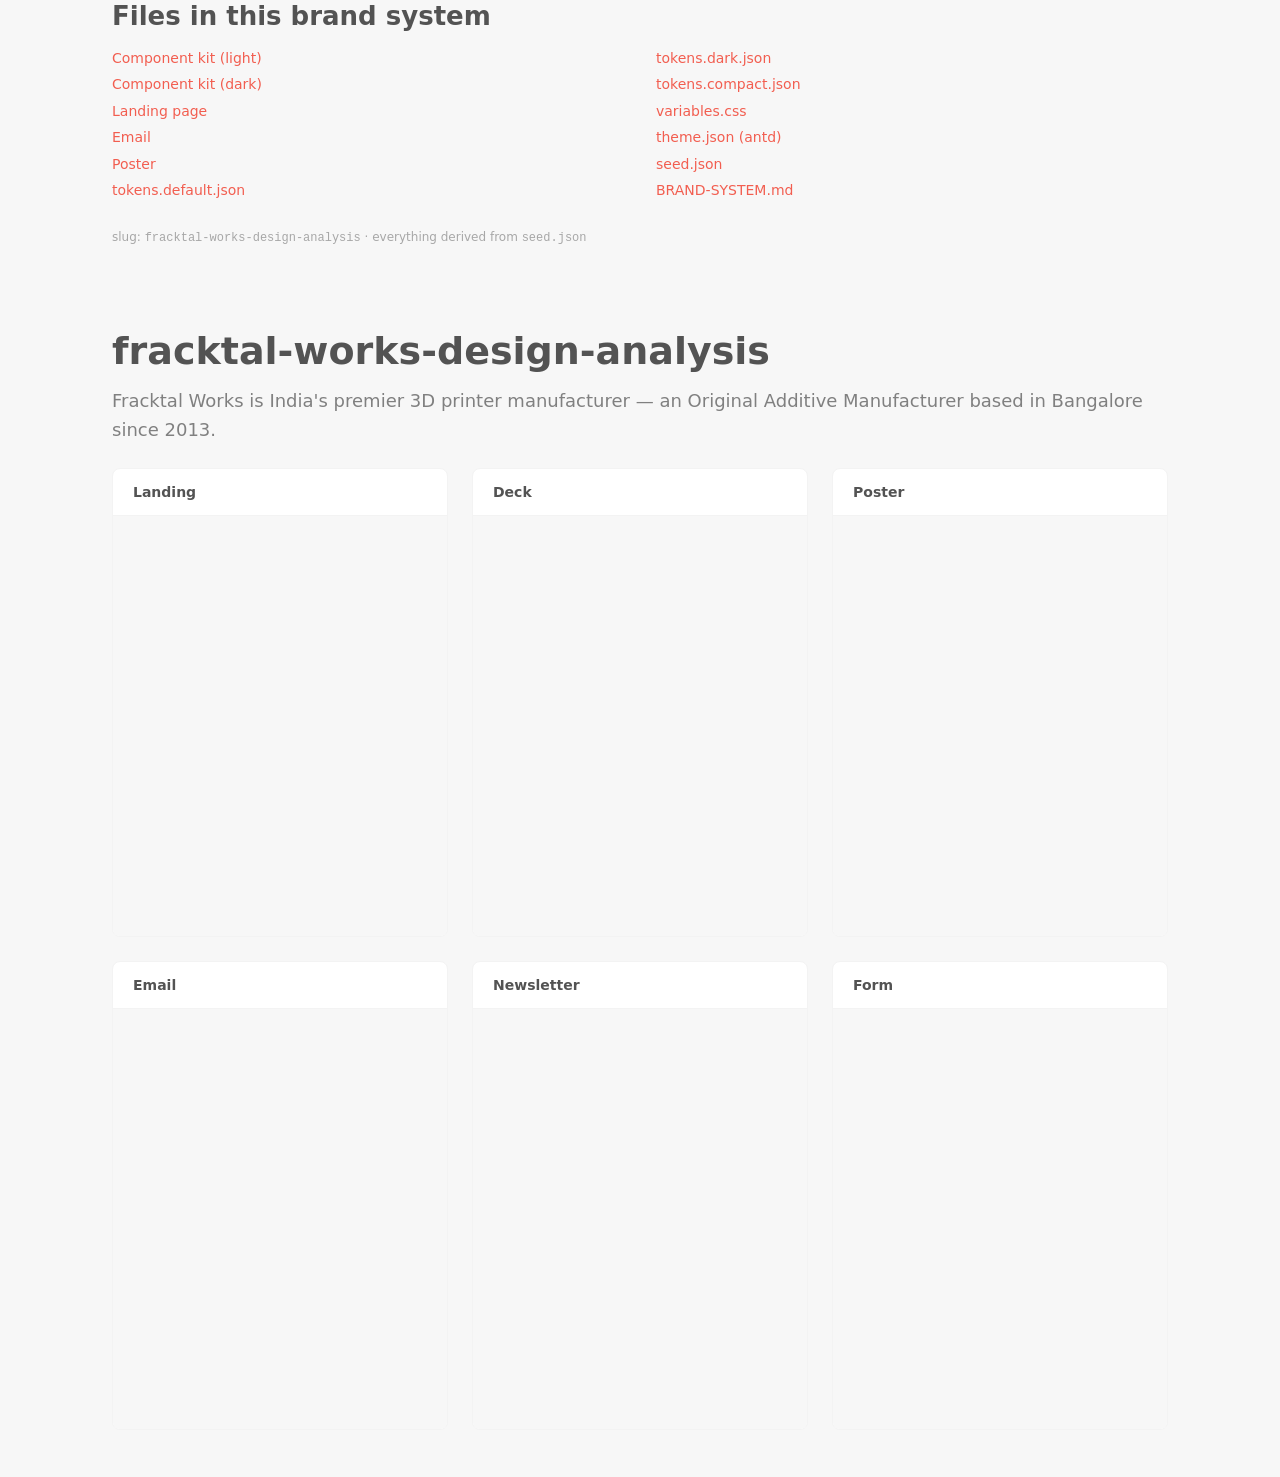
<file: design-systems/fracktal-works/system/index.html>
<!doctype html>
<html lang="en">
  <head>
    <meta charset="utf-8" />
    <meta name="viewport" content="width=device-width, initial-scale=1" />
    <title>fracktal-works-design-analysis — Artifacts</title>
    
    <style>
    :root {
      --brand-color-primary: #f25e50;
      --brand-color-primary-bg: #fff4f0;
      --brand-color-primary-bg-hover: #fff3f0;
      --brand-color-primary-border: #ffd8cf;
      --brand-color-primary-border-hover: #ffb3a6;
      --brand-color-primary-hover: #ff8d7d;
      --brand-color-primary-active: #cc4139;
      --brand-color-primary-text: #801718;
      --brand-color-success: #52c41a;
      --brand-color-success-bg: #f6ffed;
      --brand-color-success-border: #b6eb8f;
      --brand-color-success-hover: #72d13d;
      --brand-color-success-active: #389e0d;
      --brand-color-warning: #faad14;
      --brand-color-warning-bg: #fffbe6;
      --brand-color-warning-border: #ffe58f;
      --brand-color-warning-hover: #ffc53d;
      --brand-color-warning-active: #d48806;
      --brand-color-error: #ff4d4f;
      --brand-color-error-bg: #fff2f0;
      --brand-color-error-border: #ffccc7;
      --brand-color-error-hover: #ff7875;
      --brand-color-error-active: #d9363d;
      --brand-color-info: #f25e50;
      --brand-color-info-bg: #fff4f0;
      --brand-color-info-border: #ffd8cf;
      --brand-color-link: #f25e50;
      --brand-color-link-hover: #ff8d7d;
      --brand-color-link-active: #cc4139;
      --brand-color-text: #535353;
      --brand-color-text-secondary: #808080;
      --brand-color-text-tertiary: #a7a7a7;
      --brand-color-text-quaternary: #cecece;
      --brand-color-fill: #e2e2e2;
      --brand-color-fill-secondary: #f3f3f3;
      --brand-color-fill-tertiary: #f7f7f7;
      --brand-color-fill-quaternary: #fbfbfb;
      --brand-color-bg-layout: #f7f7f7;
      --brand-color-bg-container: #ffffff;
      --brand-color-bg-elevated: #ffffff;
      --brand-color-border: #e2e2e2;
      --brand-color-border-secondary: #f3f3f3;
      --brand-font-family: Montserrat, system-ui, -apple-system, 'Segoe UI', 'Helvetica Neue', Arial, sans-serif, -apple-system, BlinkMacSystemFont, 'Segoe UI', Roboto, 'Helvetica Neue', Arial, 'Noto Sans', sans-serif, 'Apple Color Emoji', 'Segoe UI Emoji', 'Segoe UI Symbol', 'Noto Color Emoji';
      --brand-font-family-code: 'SFMono-Regular', Consolas, 'Liberation Mono', Menlo, Courier, monospace;
      --brand-font-size: 14px;
      --brand-font-size-sm: 12px;
      --brand-font-size-lg: 18px;
      --brand-font-size-xl: 22px;
      --brand-font-size-heading-1: 38px;
      --brand-font-size-heading-2: 32px;
      --brand-font-size-heading-3: 26px;
      --brand-font-size-heading-4: 22px;
      --brand-font-size-heading-5: 18px;
      --brand-line-height: 1.5714285714285714;
      --brand-line-height-heading: 1.25;
      --brand-font-weight-strong: 600;
      --brand-size-xxs: 4px;
      --brand-size-xs: 8px;
      --brand-size-sm: 12px;
      --brand-size: 16px;
      --brand-size-md: 20px;
      --brand-size-lg: 24px;
      --brand-size-xl: 32px;
      --brand-size-xxl: 48px;
      --brand-border-radius-xs: 2px;
      --brand-border-radius-sm: 4px;
      --brand-border-radius: 6px;
      --brand-border-radius-lg: 8px;
      --brand-line-width: 1px;
      --brand-control-height-xs: 16px;
      --brand-control-height-sm: 24px;
      --brand-control-height: 32px;
      --brand-control-height-lg: 40px;
      --brand-motion-duration-fast: 0.1s;
      --brand-motion-duration-mid: 0.2s;
      --brand-motion-duration-slow: 0.3s;
      --brand-motion-ease-in-out: cubic-bezier(0.645, 0.045, 0.355, 1);
      --brand-motion-ease-out: cubic-bezier(0.215, 0.61, 0.355, 1);
      --brand-primary-palette-1: #fff4f0;
      --brand-primary-palette-2: #fff3f0;
      --brand-primary-palette-3: #ffd8cf;
      --brand-primary-palette-4: #ffb3a6;
      --brand-primary-palette-5: #ff8d7d;
      --brand-primary-palette-6: #f25e50;
      --brand-primary-palette-7: #cc4139;
      --brand-primary-palette-8: #a62926;
      --brand-primary-palette-9: #801718;
      --brand-primary-palette-10: #590f13;
      --brand-presets-red-1: #fff1f0;
      --brand-presets-red-2: #ffcbc7;
      --brand-presets-red-3: #ffa39e;
      --brand-presets-red-4: #ff7775;
      --brand-presets-red-5: #ff4d50;
      --brand-presets-red-6: #f5222d;
      --brand-presets-red-7: #cf1323;
      --brand-presets-red-8: #a8071a;
      --brand-presets-red-9: #820014;
      --brand-presets-red-10: #5c0011;
      --brand-presets-volcano-1: #fff2e8;
      --brand-presets-volcano-2: #ffd8bf;
      --brand-presets-volcano-3: #ffbb96;
      --brand-presets-volcano-4: #ff9c6e;
      --brand-presets-volcano-5: #ff7a45;
      --brand-presets-volcano-6: #fa541c;
      --brand-presets-volcano-7: #d4380d;
      --brand-presets-volcano-8: #ad2202;
      --brand-presets-volcano-9: #871500;
      --brand-presets-volcano-10: #610c00;
      --brand-presets-orange-1: #fff7e6;
      --brand-presets-orange-2: #ffe7ba;
      --brand-presets-orange-3: #ffd591;
      --brand-presets-orange-4: #ffc069;
      --brand-presets-orange-5: #ffa940;
      --brand-presets-orange-6: #fa8c16;
      --brand-presets-orange-7: #d46b08;
      --brand-presets-orange-8: #ad4e00;
      --brand-presets-orange-9: #873800;
      --brand-presets-orange-10: #612500;
      --brand-presets-gold-1: #fffbe6;
      --brand-presets-gold-2: #fff1b8;
      --brand-presets-gold-3: #ffe58f;
      --brand-presets-gold-4: #ffd666;
      --brand-presets-gold-5: #ffc53d;
      --brand-presets-gold-6: #faad14;
      --brand-presets-gold-7: #d48806;
      --brand-presets-gold-8: #ad6800;
      --brand-presets-gold-9: #874c00;
      --brand-presets-gold-10: #613400;
      --brand-presets-yellow-1: #feffe6;
      --brand-presets-yellow-2: #ffffb8;
      --brand-presets-yellow-3: #fffb8f;
      --brand-presets-yellow-4: #fff566;
      --brand-presets-yellow-5: #ffeb3d;
      --brand-presets-yellow-6: #fadb14;
      --brand-presets-yellow-7: #d4b106;
      --brand-presets-yellow-8: #ad8a00;
      --brand-presets-yellow-9: #876700;
      --brand-presets-yellow-10: #614700;
      --brand-presets-lime-1: #fcffe6;
      --brand-presets-lime-2: #f4ffb8;
      --brand-presets-lime-3: #eaff8f;
      --brand-presets-lime-4: #d3f261;
      --brand-presets-lime-5: #bae637;
      --brand-presets-lime-6: #a0d911;
      --brand-presets-lime-7: #7bb305;
      --brand-presets-lime-8: #5b8c00;
      --brand-presets-lime-9: #3f6600;
      --brand-presets-lime-10: #254000;
      --brand-presets-green-1: #f6ffed;
      --brand-presets-green-2: #d9f7be;
      --brand-presets-green-3: #b6eb8f;
      --brand-presets-green-4: #94de64;
      --brand-presets-green-5: #72d13d;
      --brand-presets-green-6: #52c41a;
      --brand-presets-green-7: #389e0d;
      --brand-presets-green-8: #227804;
      --brand-presets-green-9: #135200;
      --brand-presets-green-10: #092b00;
      --brand-presets-cyan-1: #e6fffb;
      --brand-presets-cyan-2: #b5f5ec;
      --brand-presets-cyan-3: #87e8de;
      --brand-presets-cyan-4: #5cdbd3;
      --brand-presets-cyan-5: #36cfc9;
      --brand-presets-cyan-6: #13c2c2;
      --brand-presets-cyan-7: #08979c;
      --brand-presets-cyan-8: #006d75;
      --brand-presets-cyan-9: #00474f;
      --brand-presets-cyan-10: #002329;
      --brand-presets-blue-1: #e6f4ff;
      --brand-presets-blue-2: #bae0ff;
      --brand-presets-blue-3: #91caff;
      --brand-presets-blue-4: #69b1ff;
      --brand-presets-blue-5: #4096ff;
      --brand-presets-blue-6: #1677ff;
      --brand-presets-blue-7: #0958d9;
      --brand-presets-blue-8: #003eb3;
      --brand-presets-blue-9: #002c8c;
      --brand-presets-blue-10: #001d66;
      --brand-presets-geekblue-1: #f0f5ff;
      --brand-presets-geekblue-2: #d6e4ff;
      --brand-presets-geekblue-3: #adc6ff;
      --brand-presets-geekblue-4: #85a5ff;
      --brand-presets-geekblue-5: #597df7;
      --brand-presets-geekblue-6: #2f54eb;
      --brand-presets-geekblue-7: #1d39c4;
      --brand-presets-geekblue-8: #10229e;
      --brand-presets-geekblue-9: #061178;
      --brand-presets-geekblue-10: #030852;
      --brand-presets-purple-1: #f9f0ff;
      --brand-presets-purple-2: #efdbff;
      --brand-presets-purple-3: #d4adf7;
      --brand-presets-purple-4: #b37feb;
      --brand-presets-purple-5: #9254de;
      --brand-presets-purple-6: #722ed1;
      --brand-presets-purple-7: #531dab;
      --brand-presets-purple-8: #391085;
      --brand-presets-purple-9: #22075e;
      --brand-presets-purple-10: #120338;
      --brand-presets-magenta-1: #fff0f6;
      --brand-presets-magenta-2: #ffd6e7;
      --brand-presets-magenta-3: #ffadd2;
      --brand-presets-magenta-4: #ff85bf;
      --brand-presets-magenta-5: #f759aa;
      --brand-presets-magenta-6: #eb2f96;
      --brand-presets-magenta-7: #c41d7e;
      --brand-presets-magenta-8: #9e1067;
      --brand-presets-magenta-9: #780650;
      --brand-presets-magenta-10: #520339;
      --brand-presets-grey-1: #a6a6a6;
      --brand-presets-grey-2: #999999;
      --brand-presets-grey-3: #8c8c8c;
      --brand-presets-grey-4: #808080;
      --brand-presets-grey-5: #737373;
      --brand-presets-grey-6: #666666;
      --brand-presets-grey-7: #404040;
      --brand-presets-grey-8: #1a1a1a;
      --brand-presets-grey-9: #000000;
      --brand-presets-grey-10: #000000;
    }
      :root { --display-family: Montserrat, system-ui, -apple-system, 'Segoe UI', 'Helvetica Neue', Arial, sans-serif, var(--brand-font-family); }
      * { box-sizing: border-box; }
      html, body { margin: 0; padding: 0; }
      body {
        font-family: var(--brand-font-family);
        font-size: var(--brand-font-size);
        line-height: var(--brand-line-height);
        color: var(--brand-color-text);
        background: var(--brand-color-bg-layout);
        -webkit-font-smoothing: antialiased;
        text-rendering: optimizeLegibility;
      }
      a { color: var(--brand-color-link); text-decoration: none; }
      h1, h2, h3, h4 {
        margin: 0;
        font-family: var(--display-family);
        line-height: var(--brand-line-height-heading);
        font-weight: var(--brand-font-weight-strong);
        color: var(--brand-color-text);
        overflow-wrap: break-word;
      }
      p { margin: 0; overflow-wrap: break-word; }
      img, svg { max-width: 100%; display: block; }
      .wrap { max-width: 1120px; margin: 0 auto; padding-left: clamp(20px, 4vw, 40px); padding-right: clamp(20px, 4vw, 40px); }
      .kicker {
        display: block;
        text-transform: uppercase;
        letter-spacing: 0.14em;
        font-size: var(--brand-font-size-sm);
        font-weight: var(--brand-font-weight-strong);
        color: var(--brand-color-primary);
        margin-bottom: var(--brand-size-sm);
      }
      .clamp-2, .clamp-3 { display: -webkit-box; -webkit-box-orient: vertical; overflow: hidden; }
      .clamp-2 { -webkit-line-clamp: 2; }
      .clamp-3 { -webkit-line-clamp: 3; }
      a[role="button"]{transition:filter .15s ease,transform .15s ease}
a[role="button"]:hover{filter:brightness(1.07)}
a[role="button"]:active{filter:brightness(.95);transform:translateY(0.5px)}
input:focus,textarea:focus,select:focus{border-color:var(--brand-color-primary)!important;box-shadow:0 0 0 3px var(--brand-color-primary-bg);outline:none}
details.kit-acc>summary{list-style:none;cursor:pointer}
details.kit-acc>summary::-webkit-details-marker{display:none}
details.kit-acc .kit-acc-icon{transition:transform .18s ease}
details.kit-acc[open] .kit-acc-icon{transform:rotate(45deg)}
      
    </style>
  </head>
  <body>

    <section style="max-width:1120px;margin:0 auto;padding:0 var(--brand-size-xl) var(--brand-size-xl);">
      <h2 style="font-size:var(--brand-font-size-heading-3);margin-bottom:var(--brand-size-sm);color:var(--brand-color-text);">Files in this brand system</h2>
      <ul style="columns:2;gap:var(--brand-size-xl);font-size:var(--brand-font-size);line-height:1.9;list-style:none;padding:0;margin:0;">
<li><a href="kit.html" style="color:var(--brand-color-link);text-decoration:none;">Component kit (light)</a></li>
<li><a href="kit.dark.html" style="color:var(--brand-color-link);text-decoration:none;">Component kit (dark)</a></li>
<li><a href="artifacts/landing.html" style="color:var(--brand-color-link);text-decoration:none;">Landing page</a></li>
<li><a href="artifacts/email.html" style="color:var(--brand-color-link);text-decoration:none;">Email</a></li>
<li><a href="artifacts/poster.html" style="color:var(--brand-color-link);text-decoration:none;">Poster</a></li>
<li><a href="tokens.default.json" style="color:var(--brand-color-link);text-decoration:none;">tokens.default.json</a></li>
<li><a href="tokens.dark.json" style="color:var(--brand-color-link);text-decoration:none;">tokens.dark.json</a></li>
<li><a href="tokens.compact.json" style="color:var(--brand-color-link);text-decoration:none;">tokens.compact.json</a></li>
<li><a href="variables.css" style="color:var(--brand-color-link);text-decoration:none;">variables.css</a></li>
<li><a href="theme.json" style="color:var(--brand-color-link);text-decoration:none;">theme.json (antd)</a></li>
<li><a href="seed.json" style="color:var(--brand-color-link);text-decoration:none;">seed.json</a></li>
<li><a href="BRAND-SYSTEM.md" style="color:var(--brand-color-link);text-decoration:none;">BRAND-SYSTEM.md</a></li>
      </ul>
      <p style="margin-top:var(--brand-size-lg);color:var(--brand-color-text-tertiary);font-size:var(--brand-font-size-sm);">slug: <code>fracktal-works-design-analysis</code> · everything derived from <code>seed.json</code></p>
    </section>
    <header style="max-width:1120px;margin:0 auto;padding:var(--brand-size-xxl) var(--brand-size-xl) var(--brand-size-lg);">
      <h1 style="font-size:var(--brand-font-size-heading-1);margin-bottom:var(--brand-size-sm);">fracktal-works-design-analysis</h1>
      <p style="color:var(--brand-color-text-secondary);font-size:var(--brand-font-size-lg);">Fracktal Works is India's premier 3D printer manufacturer — an Original Additive Manufacturer based in Bangalore since 2013.</p>
    </header>
    <section style="max-width:1120px;margin:0 auto;padding:0 var(--brand-size-xl) var(--brand-size-xxl);display:grid;grid-template-columns:repeat(auto-fit,minmax(280px,1fr));gap:var(--brand-size-lg);">
      <figure style="margin:0;background:var(--brand-color-bg-container);border:var(--brand-line-width) solid var(--brand-color-border-secondary);border-radius:var(--brand-border-radius-lg);overflow:hidden;">
        <figcaption style="padding:var(--brand-size-sm) var(--brand-size-md);font-weight:var(--brand-font-weight-strong);border-bottom:var(--brand-line-width) solid var(--brand-color-border-secondary);text-transform:capitalize;">landing</figcaption>
        <div style="height:420px;overflow:hidden;background:var(--brand-color-bg-layout);">
          <iframe
            srcdoc="&lt;!doctype html&gt;
&lt;html lang=&quot;en&quot;&gt;
  &lt;head&gt;
    &lt;meta charset=&quot;utf-8&quot; /&gt;
    &lt;meta name=&quot;viewport&quot; content=&quot;width=device-width, initial-scale=1&quot; /&gt;
    &lt;title&gt;fracktal-works-design-analysis — Fracktal Works is India's premier 3D printer manufacturer — an Original Additive Manufacturer based in Bangalore since 2013.&lt;/title&gt;
    
    &lt;style&gt;
    :root {
      --brand-color-primary: #f25e50;
      --brand-color-primary-bg: #fff4f0;
      --brand-color-primary-bg-hover: #fff3f0;
      --brand-color-primary-border: #ffd8cf;
      --brand-color-primary-border-hover: #ffb3a6;
      --brand-color-primary-hover: #ff8d7d;
      --brand-color-primary-active: #cc4139;
      --brand-color-primary-text: #801718;
      --brand-color-success: #52c41a;
      --brand-color-success-bg: #f6ffed;
      --brand-color-success-border: #b6eb8f;
      --brand-color-success-hover: #72d13d;
      --brand-color-success-active: #389e0d;
      --brand-color-warning: #faad14;
      --brand-color-warning-bg: #fffbe6;
      --brand-color-warning-border: #ffe58f;
      --brand-color-warning-hover: #ffc53d;
      --brand-color-warning-active: #d48806;
      --brand-color-error: #ff4d4f;
      --brand-color-error-bg: #fff2f0;
      --brand-color-error-border: #ffccc7;
      --brand-color-error-hover: #ff7875;
      --brand-color-error-active: #d9363d;
      --brand-color-info: #f25e50;
      --brand-color-info-bg: #fff4f0;
      --brand-color-info-border: #ffd8cf;
      --brand-color-link: #f25e50;
      --brand-color-link-hover: #ff8d7d;
      --brand-color-link-active: #cc4139;
      --brand-color-text: #535353;
      --brand-color-text-secondary: #808080;
      --brand-color-text-tertiary: #a7a7a7;
      --brand-color-text-quaternary: #cecece;
      --brand-color-fill: #e2e2e2;
      --brand-color-fill-secondary: #f3f3f3;
      --brand-color-fill-tertiary: #f7f7f7;
      --brand-color-fill-quaternary: #fbfbfb;
      --brand-color-bg-layout: #f7f7f7;
      --brand-color-bg-container: #ffffff;
      --brand-color-bg-elevated: #ffffff;
      --brand-color-border: #e2e2e2;
      --brand-color-border-secondary: #f3f3f3;
      --brand-font-family: Montserrat, system-ui, -apple-system, 'Segoe UI', 'Helvetica Neue', Arial, sans-serif, -apple-system, BlinkMacSystemFont, 'Segoe UI', Roboto, 'Helvetica Neue', Arial, 'Noto Sans', sans-serif, 'Apple Color Emoji', 'Segoe UI Emoji', 'Segoe UI Symbol', 'Noto Color Emoji';
      --brand-font-family-code: 'SFMono-Regular', Consolas, 'Liberation Mono', Menlo, Courier, monospace;
      --brand-font-size: 14px;
      --brand-font-size-sm: 12px;
      --brand-font-size-lg: 18px;
      --brand-font-size-xl: 22px;
      --brand-font-size-heading-1: 38px;
      --brand-font-size-heading-2: 32px;
      --brand-font-size-heading-3: 26px;
      --brand-font-size-heading-4: 22px;
      --brand-font-size-heading-5: 18px;
      --brand-line-height: 1.5714285714285714;
      --brand-line-height-heading: 1.25;
      --brand-font-weight-strong: 600;
      --brand-size-xxs: 4px;
      --brand-size-xs: 8px;
      --brand-size-sm: 12px;
      --brand-size: 16px;
      --brand-size-md: 20px;
      --brand-size-lg: 24px;
      --brand-size-xl: 32px;
      --brand-size-xxl: 48px;
      --brand-border-radius-xs: 2px;
      --brand-border-radius-sm: 4px;
      --brand-border-radius: 6px;
      --brand-border-radius-lg: 8px;
      --brand-line-width: 1px;
      --brand-control-height-xs: 16px;
      --brand-control-height-sm: 24px;
      --brand-control-height: 32px;
      --brand-control-height-lg: 40px;
      --brand-motion-duration-fast: 0.1s;
      --brand-motion-duration-mid: 0.2s;
      --brand-motion-duration-slow: 0.3s;
      --brand-motion-ease-in-out: cubic-bezier(0.645, 0.045, 0.355, 1);
      --brand-motion-ease-out: cubic-bezier(0.215, 0.61, 0.355, 1);
      --brand-primary-palette-1: #fff4f0;
      --brand-primary-palette-2: #fff3f0;
      --brand-primary-palette-3: #ffd8cf;
      --brand-primary-palette-4: #ffb3a6;
      --brand-primary-palette-5: #ff8d7d;
      --brand-primary-palette-6: #f25e50;
      --brand-primary-palette-7: #cc4139;
      --brand-primary-palette-8: #a62926;
      --brand-primary-palette-9: #801718;
      --brand-primary-palette-10: #590f13;
      --brand-presets-red-1: #fff1f0;
      --brand-presets-red-2: #ffcbc7;
      --brand-presets-red-3: #ffa39e;
      --brand-presets-red-4: #ff7775;
      --brand-presets-red-5: #ff4d50;
      --brand-presets-red-6: #f5222d;
      --brand-presets-red-7: #cf1323;
      --brand-presets-red-8: #a8071a;
      --brand-presets-red-9: #820014;
      --brand-presets-red-10: #5c0011;
      --brand-presets-volcano-1: #fff2e8;
      --brand-presets-volcano-2: #ffd8bf;
      --brand-presets-volcano-3: #ffbb96;
      --brand-presets-volcano-4: #ff9c6e;
      --brand-presets-volcano-5: #ff7a45;
      --brand-presets-volcano-6: #fa541c;
      --brand-presets-volcano-7: #d4380d;
      --brand-presets-volcano-8: #ad2202;
      --brand-presets-volcano-9: #871500;
      --brand-presets-volcano-10: #610c00;
      --brand-presets-orange-1: #fff7e6;
      --brand-presets-orange-2: #ffe7ba;
      --brand-presets-orange-3: #ffd591;
      --brand-presets-orange-4: #ffc069;
      --brand-presets-orange-5: #ffa940;
      --brand-presets-orange-6: #fa8c16;
      --brand-presets-orange-7: #d46b08;
      --brand-presets-orange-8: #ad4e00;
      --brand-presets-orange-9: #873800;
      --brand-presets-orange-10: #612500;
      --brand-presets-gold-1: #fffbe6;
      --brand-presets-gold-2: #fff1b8;
      --brand-presets-gold-3: #ffe58f;
      --brand-presets-gold-4: #ffd666;
      --brand-presets-gold-5: #ffc53d;
      --brand-presets-gold-6: #faad14;
      --brand-presets-gold-7: #d48806;
      --brand-presets-gold-8: #ad6800;
      --brand-presets-gold-9: #874c00;
      --brand-presets-gold-10: #613400;
      --brand-presets-yellow-1: #feffe6;
      --brand-presets-yellow-2: #ffffb8;
      --brand-presets-yellow-3: #fffb8f;
      --brand-presets-yellow-4: #fff566;
      --brand-presets-yellow-5: #ffeb3d;
      --brand-presets-yellow-6: #fadb14;
      --brand-presets-yellow-7: #d4b106;
      --brand-presets-yellow-8: #ad8a00;
      --brand-presets-yellow-9: #876700;
      --brand-presets-yellow-10: #614700;
      --brand-presets-lime-1: #fcffe6;
      --brand-presets-lime-2: #f4ffb8;
      --brand-presets-lime-3: #eaff8f;
      --brand-presets-lime-4: #d3f261;
      --brand-presets-lime-5: #bae637;
      --brand-presets-lime-6: #a0d911;
      --brand-presets-lime-7: #7bb305;
      --brand-presets-lime-8: #5b8c00;
      --brand-presets-lime-9: #3f6600;
      --brand-presets-lime-10: #254000;
      --brand-presets-green-1: #f6ffed;
      --brand-presets-green-2: #d9f7be;
      --brand-presets-green-3: #b6eb8f;
      --brand-presets-green-4: #94de64;
      --brand-presets-green-5: #72d13d;
      --brand-presets-green-6: #52c41a;
      --brand-presets-green-7: #389e0d;
      --brand-presets-green-8: #227804;
      --brand-presets-green-9: #135200;
      --brand-presets-green-10: #092b00;
      --brand-presets-cyan-1: #e6fffb;
      --brand-presets-cyan-2: #b5f5ec;
      --brand-presets-cyan-3: #87e8de;
      --brand-presets-cyan-4: #5cdbd3;
      --brand-presets-cyan-5: #36cfc9;
      --brand-presets-cyan-6: #13c2c2;
      --brand-presets-cyan-7: #08979c;
      --brand-presets-cyan-8: #006d75;
      --brand-presets-cyan-9: #00474f;
      --brand-presets-cyan-10: #002329;
      --brand-presets-blue-1: #e6f4ff;
      --brand-presets-blue-2: #bae0ff;
      --brand-presets-blue-3: #91caff;
      --brand-presets-blue-4: #69b1ff;
      --brand-presets-blue-5: #4096ff;
      --brand-presets-blue-6: #1677ff;
      --brand-presets-blue-7: #0958d9;
      --brand-presets-blue-8: #003eb3;
      --brand-presets-blue-9: #002c8c;
      --brand-presets-blue-10: #001d66;
      --brand-presets-geekblue-1: #f0f5ff;
      --brand-presets-geekblue-2: #d6e4ff;
      --brand-presets-geekblue-3: #adc6ff;
      --brand-presets-geekblue-4: #85a5ff;
      --brand-presets-geekblue-5: #597df7;
      --brand-presets-geekblue-6: #2f54eb;
      --brand-presets-geekblue-7: #1d39c4;
      --brand-presets-geekblue-8: #10229e;
      --brand-presets-geekblue-9: #061178;
      --brand-presets-geekblue-10: #030852;
      --brand-presets-purple-1: #f9f0ff;
      --brand-presets-purple-2: #efdbff;
      --brand-presets-purple-3: #d4adf7;
      --brand-presets-purple-4: #b37feb;
      --brand-presets-purple-5: #9254de;
      --brand-presets-purple-6: #722ed1;
      --brand-presets-purple-7: #531dab;
      --brand-presets-purple-8: #391085;
      --brand-presets-purple-9: #22075e;
      --brand-presets-purple-10: #120338;
      --brand-presets-magenta-1: #fff0f6;
      --brand-presets-magenta-2: #ffd6e7;
      --brand-presets-magenta-3: #ffadd2;
      --brand-presets-magenta-4: #ff85bf;
      --brand-presets-magenta-5: #f759aa;
      --brand-presets-magenta-6: #eb2f96;
      --brand-presets-magenta-7: #c41d7e;
      --brand-presets-magenta-8: #9e1067;
      --brand-presets-magenta-9: #780650;
      --brand-presets-magenta-10: #520339;
      --brand-presets-grey-1: #a6a6a6;
      --brand-presets-grey-2: #999999;
      --brand-presets-grey-3: #8c8c8c;
      --brand-presets-grey-4: #808080;
      --brand-presets-grey-5: #737373;
      --brand-presets-grey-6: #666666;
      --brand-presets-grey-7: #404040;
      --brand-presets-grey-8: #1a1a1a;
      --brand-presets-grey-9: #000000;
      --brand-presets-grey-10: #000000;
    }
      :root { --display-family: Montserrat, system-ui, -apple-system, 'Segoe UI', 'Helvetica Neue', Arial, sans-serif, var(--brand-font-family); }
      * { box-sizing: border-box; }
      html, body { margin: 0; padding: 0; }
      body {
        font-family: var(--brand-font-family);
        font-size: var(--brand-font-size);
        line-height: var(--brand-line-height);
        color: var(--brand-color-text);
        background: var(--brand-color-bg-layout);
        -webkit-font-smoothing: antialiased;
        text-rendering: optimizeLegibility;
      }
      a { color: var(--brand-color-link); text-decoration: none; }
      h1, h2, h3, h4 {
        margin: 0;
        font-family: var(--display-family);
        line-height: var(--brand-line-height-heading);
        font-weight: var(--brand-font-weight-strong);
        color: var(--brand-color-text);
        overflow-wrap: break-word;
      }
      p { margin: 0; overflow-wrap: break-word; }
      img, svg { max-width: 100%; display: block; }
      .wrap { max-width: 1120px; margin: 0 auto; padding-left: clamp(20px, 4vw, 40px); padding-right: clamp(20px, 4vw, 40px); }
      .kicker {
        display: block;
        text-transform: uppercase;
        letter-spacing: 0.14em;
        font-size: var(--brand-font-size-sm);
        font-weight: var(--brand-font-weight-strong);
        color: var(--brand-color-primary);
        margin-bottom: var(--brand-size-sm);
      }
      .clamp-2, .clamp-3 { display: -webkit-box; -webkit-box-orient: vertical; overflow: hidden; }
      .clamp-2 { -webkit-line-clamp: 2; }
      .clamp-3 { -webkit-line-clamp: 3; }
      a[role=&quot;button&quot;]{transition:filter .15s ease,transform .15s ease}
a[role=&quot;button&quot;]:hover{filter:brightness(1.07)}
a[role=&quot;button&quot;]:active{filter:brightness(.95);transform:translateY(0.5px)}
input:focus,textarea:focus,select:focus{border-color:var(--brand-color-primary)!important;box-shadow:0 0 0 3px var(--brand-color-primary-bg);outline:none}
details.kit-acc&gt;summary{list-style:none;cursor:pointer}
details.kit-acc&gt;summary::-webkit-details-marker{display:none}
details.kit-acc .kit-acc-icon{transition:transform .18s ease}
details.kit-acc[open] .kit-acc-icon{transform:rotate(45deg)}
      
      .nav-links { display: flex; gap: 28px; align-items: center; color: var(--brand-color-text-secondary); }
      .nav-links a { color: var(--brand-color-text-secondary); transition: color .15s ease; }
      .nav-links a:hover { color: var(--brand-color-text); }
      @media (max-width: 820px) { .nav-links { display: none; } }
      .section { padding: clamp(64px, 9vw, 104px) 0; }
      .section-head { max-width: 680px; margin: 0 auto 48px; text-align: center; }
      .pillars { display: grid; grid-template-columns: repeat(3, 1fr); gap: clamp(16px, 2vw, 24px); }
      @media (max-width: 880px) { .pillars { grid-template-columns: 1fr; } }
      .grid-3 { display: grid; grid-template-columns: repeat(auto-fit, minmax(280px, 1fr)); gap: 20px; align-items: stretch; }
      .problem-grid { display: grid; grid-template-columns: repeat(3, 1fr); gap: clamp(14px, 1.8vw, 20px); }
      @media (max-width: 880px) { .problem-grid { grid-template-columns: 1fr; } }
      .zig { display: grid; grid-template-columns: 1fr 1fr; gap: clamp(32px, 5vw, 72px); align-items: center; }
      .zig + .zig { margin-top: clamp(48px, 7vw, 96px); }
      @media (max-width: 880px) { .zig { grid-template-columns: 1fr; gap: 28px; } .zig .zig-visual { order: -1; } }
      .footer-cols { display: grid; grid-template-columns: 2fr 1fr 1fr 1fr; gap: 32px; }
      @media (max-width: 760px) { .footer-cols { grid-template-columns: 1fr 1fr; } }
      .mock-grid { display: grid; grid-template-columns: 200px minmax(0, 1fr); min-height: 300px; }
      @media (max-width: 720px) { .mock-grid { grid-template-columns: minmax(0, 1fr); } .mock-side { display: none; } }
      .hero-trust { display: flex; align-items: center; justify-content: center; gap: 10px; flex-wrap: wrap; }

    &lt;/style&gt;
  &lt;/head&gt;
  &lt;body&gt;
    &lt;header style=&quot;position:sticky;top:0;z-index:20;background:color-mix(in srgb, var(--brand-color-bg-container) 86%, transparent);backdrop-filter:blur(12px);border-bottom:var(--brand-line-width) solid var(--brand-color-border-secondary);&quot;&gt;
      &lt;div class=&quot;wrap&quot; style=&quot;display:flex;align-items:center;justify-content:space-between;height:64px;gap:var(--brand-size-lg);&quot;&gt;
        &lt;span style=&quot;font-family:var(--display-family);font-weight:var(--brand-font-weight-strong);font-size:var(--brand-font-size-lg);letter-spacing:-0.01em;color:var(--brand-color-text);white-space:nowrap;&quot;&gt;fracktal-works-design-analysis&lt;/span&gt;
        &lt;nav class=&quot;nav-links&quot;&gt;
          &lt;a href=&quot;#how&quot;&gt;How it works&lt;/a&gt;
          &lt;a href=&quot;#features&quot;&gt;Features&lt;/a&gt;
          &lt;a href=&quot;#pricing&quot;&gt;Pricing&lt;/a&gt;
          &lt;a href=&quot;#faq&quot;&gt;FAQ&lt;/a&gt;
        &lt;/nav&gt;
        &lt;div style=&quot;display:flex;gap:var(--brand-size-sm);align-items:center;&quot;&gt;
          &lt;a role=&quot;button&quot; tabindex=&quot;0&quot; style=&quot;display:inline-flex;align-items:center;justify-content:center;box-sizing:border-box;cursor:pointer;white-space:nowrap;user-select:none;font-family:var(--brand-font-family);font-weight:var(--brand-font-weight-strong);line-height:1;text-decoration:none;transition:all var(--brand-motion-duration-mid) var(--brand-motion-ease-in-out);height:var(--brand-control-height-sm);padding:0 var(--brand-size-xs);font-size:var(--brand-font-size-sm);border-radius:var(--brand-border-radius);border:var(--brand-line-width) solid transparent;background:transparent;color:var(--brand-color-text);border-color:transparent&quot;&gt;Sign in&lt;/a&gt;
          &lt;a role=&quot;button&quot; tabindex=&quot;0&quot; style=&quot;display:inline-flex;align-items:center;justify-content:center;box-sizing:border-box;cursor:pointer;white-space:nowrap;user-select:none;font-family:var(--brand-font-family);font-weight:var(--brand-font-weight-strong);line-height:1;text-decoration:none;transition:all var(--brand-motion-duration-mid) var(--brand-motion-ease-in-out);height:var(--brand-control-height-sm);padding:0 var(--brand-size-xs);font-size:var(--brand-font-size-sm);border-radius:var(--brand-border-radius);border:var(--brand-line-width) solid transparent;background:var(--brand-color-primary);color:#fff;border-color:var(--brand-color-primary);box-shadow:0 2px 0 var(--brand-color-primary-bg)&quot;&gt;Get started free&lt;/a&gt;
        &lt;/div&gt;
      &lt;/div&gt;
    &lt;/header&gt;

    &lt;!-- 2 · HERO — the 5-piece value prop --&gt;
    &lt;main&gt;
    &lt;section class=&quot;wrap&quot; style=&quot;padding-top:clamp(56px, 9vw, 108px);text-align:center;&quot;&gt;
      &lt;div style=&quot;max-width:860px;margin:0 auto;&quot;&gt;
        &lt;span style=&quot;display:inline-flex;align-items:center;height:var(--brand-control-height-sm);padding:0 var(--brand-size-xs);font-family:var(--brand-font-family);font-size:var(--brand-font-size-sm);line-height:1;color:var(--brand-color-primary);background:var(--brand-color-primary-bg);border:var(--brand-line-width) solid var(--brand-color-primary-border);border-radius:var(--brand-border-radius-sm)&quot;&gt;Confident · Technical · Direct&lt;/span&gt;
        &lt;h1 style=&quot;font-size:clamp(36px, 5.6vw, 64px);letter-spacing:-0.025em;line-height:1.06;margin:var(--brand-size-lg) auto var(--brand-size-md);max-width:18ch;&quot;&gt;Fracktal Works is India's premier 3D printer manufacturer — an Original Additive Manufacturer based in Bangalore since 2013.&lt;/h1&gt;
        &lt;p style=&quot;font-size:var(--brand-font-size-xl);color:var(--brand-color-text-secondary);max-width:62ch;margin:0 auto var(--brand-size-xl);line-height:1.5;&quot;&gt;Fracktal Works is India's premier 3D printer manufacturer — an Original Additive Manufacturer based in Bangalore since 2013. We design and build every machine in-house, from desktop precision to production-grade SLS. The voice is confident, direct, and technical — write like an engineer, not a marketer. Use active voice and short declarative sentences. Own the category: &amp;quot;India's premier 3D printer manufacturer.&amp;quot; Emphasize indigenous capability: &amp;quot;built in Bangalore,&amp;quot; &amp;quot;in-house,&amp;quot; &amp;quot;from the ground up,&amp;quot; &amp;quot;OAM,&amp;quot; &amp;quot;Make in India.&amp;quot; Never use words like &amp;quot;cutting-edge,&amp;quot; &amp;quot;revolutionary,&amp;quot; &amp;quot;ecosystem,&amp;quot; &amp;quot;leveraging,&amp;quot; or &amp;quot;seamless,&amp;quot; and never describe Fracktal as a startup. Every page should pass one test: would an engineer at a world-class manufacturing company trust this?&lt;/p&gt;
        &lt;div style=&quot;display:flex;gap:var(--brand-size-sm);justify-content:center;flex-wrap:wrap;&quot;&gt;
          &lt;a role=&quot;button&quot; tabindex=&quot;0&quot; style=&quot;display:inline-flex;align-items:center;justify-content:center;box-sizing:border-box;cursor:pointer;white-space:nowrap;user-select:none;font-family:var(--brand-font-family);font-weight:var(--brand-font-weight-strong);line-height:1;text-decoration:none;transition:all var(--brand-motion-duration-mid) var(--brand-motion-ease-in-out);height:var(--brand-control-height-lg);padding:0 var(--brand-size-lg);font-size:var(--brand-font-size-lg);border-radius:var(--brand-border-radius);border:var(--brand-line-width) solid transparent;background:var(--brand-color-primary);color:#fff;border-color:var(--brand-color-primary);box-shadow:0 2px 0 var(--brand-color-primary-bg)&quot;&gt;Get started free&lt;/a&gt;
          &lt;a role=&quot;button&quot; tabindex=&quot;0&quot; style=&quot;display:inline-flex;align-items:center;justify-content:center;box-sizing:border-box;cursor:pointer;white-space:nowrap;user-select:none;font-family:var(--brand-font-family);font-weight:var(--brand-font-weight-strong);line-height:1;text-decoration:none;transition:all var(--brand-motion-duration-mid) var(--brand-motion-ease-in-out);height:var(--brand-control-height-lg);padding:0 var(--brand-size-lg);font-size:var(--brand-font-size-lg);border-radius:var(--brand-border-radius);border:var(--brand-line-width) solid transparent;background:var(--brand-color-bg-container);color:var(--brand-color-text);border-color:var(--brand-color-border)&quot;&gt;See how it works&lt;/a&gt;
        &lt;/div&gt;
        &lt;p style=&quot;margin-top:var(--brand-size-md);font-size:var(--brand-font-size-sm);color:var(--brand-color-text-tertiary);&quot;&gt;Free plan · No credit card · 2-minute setup&lt;/p&gt;
      &lt;/div&gt;
      &lt;div style=&quot;max-width:980px;margin:clamp(40px, 6vw, 68px) auto 0;&quot;&gt;
      &lt;div style=&quot;border:var(--brand-line-width) solid var(--brand-color-border-secondary);border-radius:14px;overflow:hidden;background:var(--brand-color-bg-container);box-shadow:0 32px 80px -24px var(--brand-color-fill-secondary);&quot;&gt;
        &lt;div style=&quot;display:flex;align-items:center;gap:8px;padding:12px 16px;border-bottom:var(--brand-line-width) solid var(--brand-color-border-secondary);background:var(--brand-color-fill-quaternary);&quot;&gt;
          &lt;span style=&quot;width:10px;height:10px;border-radius:50%;background:var(--brand-color-error);opacity:.55;&quot;&gt;&lt;/span&gt;
          &lt;span style=&quot;width:10px;height:10px;border-radius:50%;background:var(--brand-color-warning);opacity:.55;&quot;&gt;&lt;/span&gt;
          &lt;span style=&quot;width:10px;height:10px;border-radius:50%;background:var(--brand-color-success);opacity:.55;&quot;&gt;&lt;/span&gt;
          &lt;span style=&quot;flex:1;max-width:380px;margin-left:12px;height:22px;border-radius:11px;background:var(--brand-color-fill-tertiary);display:flex;align-items:center;padding:0 12px;font-size:11px;color:var(--brand-color-text-quaternary);overflow:hidden;white-space:nowrap;&quot;&gt;www.fracktal.in&lt;/span&gt;
        &lt;/div&gt;
        &lt;div class=&quot;mock-grid&quot;&gt;
          &lt;div class=&quot;mock-side&quot; style=&quot;border-right:var(--brand-line-width) solid var(--brand-color-border-secondary);padding:16px 12px;display:flex;flex-direction:column;gap:4px;&quot;&gt;
            &lt;div style=&quot;display:flex;align-items:center;gap:8px;padding:7px 10px;border-radius:var(--brand-border-radius-sm);background:var(--brand-color-primary-bg);&quot;&gt;
      &lt;div style=&quot;width:14px;height:14px;border-radius:4px;background:var(--brand-color-primary);&quot;&gt;&lt;/div&gt;
      &lt;div style=&quot;width:64%;height:8px;border-radius:5px;background:var(--brand-color-fill-secondary);&quot;&gt;&lt;/div&gt;
    &lt;/div&gt;&lt;div style=&quot;display:flex;align-items:center;gap:8px;padding:7px 10px;border-radius:var(--brand-border-radius-sm);&quot;&gt;
      &lt;div style=&quot;width:14px;height:14px;border-radius:4px;background:var(--brand-color-fill);&quot;&gt;&lt;/div&gt;
      &lt;div style=&quot;width:52%;height:8px;border-radius:5px;background:var(--brand-color-fill-secondary);&quot;&gt;&lt;/div&gt;
    &lt;/div&gt;&lt;div style=&quot;display:flex;align-items:center;gap:8px;padding:7px 10px;border-radius:var(--brand-border-radius-sm);&quot;&gt;
      &lt;div style=&quot;width:14px;height:14px;border-radius:4px;background:var(--brand-color-fill);&quot;&gt;&lt;/div&gt;
      &lt;div style=&quot;width:52%;height:8px;border-radius:5px;background:var(--brand-color-fill-secondary);&quot;&gt;&lt;/div&gt;
    &lt;/div&gt;&lt;div style=&quot;display:flex;align-items:center;gap:8px;padding:7px 10px;border-radius:var(--brand-border-radius-sm);&quot;&gt;
      &lt;div style=&quot;width:14px;height:14px;border-radius:4px;background:var(--brand-color-fill);&quot;&gt;&lt;/div&gt;
      &lt;div style=&quot;width:52%;height:8px;border-radius:5px;background:var(--brand-color-fill-secondary);&quot;&gt;&lt;/div&gt;
    &lt;/div&gt;
          &lt;/div&gt;
          &lt;div style=&quot;padding:20px;display:flex;flex-direction:column;gap:16px;min-width:0;&quot;&gt;
            &lt;div style=&quot;display:flex;justify-content:space-between;align-items:center;gap:12px;flex-wrap:wrap;&quot;&gt;
              &lt;div style=&quot;width:180px;height:14px;border-radius:5px;background:var(--brand-color-fill-secondary);&quot;&gt;&lt;/div&gt;
              &lt;div style=&quot;width:96px;height:28px;border-radius:var(--brand-border-radius);background:var(--brand-color-primary);&quot;&gt;&lt;/div&gt;
            &lt;/div&gt;
            &lt;div style=&quot;display:grid;grid-template-columns:1.4fr 1fr;gap:16px;flex:1;&quot;&gt;
              &lt;div style=&quot;border:var(--brand-line-width) solid var(--brand-color-border-secondary);border-radius:var(--brand-border-radius-lg);padding:16px;display:flex;align-items:flex-end;gap:8px;min-height:160px;&quot;&gt;&lt;div style=&quot;flex:1;height:42%;border-radius:4px 4px 0 0;background:var(--brand-primary-palette-4);&quot;&gt;&lt;/div&gt;&lt;div style=&quot;flex:1;height:68%;border-radius:4px 4px 0 0;background:var(--brand-primary-palette-5);&quot;&gt;&lt;/div&gt;&lt;div style=&quot;flex:1;height:54%;border-radius:4px 4px 0 0;background:var(--brand-primary-palette-6);&quot;&gt;&lt;/div&gt;&lt;div style=&quot;flex:1;height:82%;border-radius:4px 4px 0 0;background:var(--brand-primary-palette-7);&quot;&gt;&lt;/div&gt;&lt;div style=&quot;flex:1;height:64%;border-radius:4px 4px 0 0;background:var(--brand-primary-palette-4);&quot;&gt;&lt;/div&gt;&lt;div style=&quot;flex:1;height:96%;border-radius:4px 4px 0 0;background:var(--brand-primary-palette-5);&quot;&gt;&lt;/div&gt;&lt;div style=&quot;flex:1;height:72%;border-radius:4px 4px 0 0;background:var(--brand-primary-palette-6);&quot;&gt;&lt;/div&gt;&lt;div style=&quot;flex:1;height:58%;border-radius:4px 4px 0 0;background:var(--brand-primary-palette-7);&quot;&gt;&lt;/div&gt;&lt;/div&gt;
              &lt;div style=&quot;display:flex;flex-direction:column;gap:12px;&quot;&gt;
                &lt;div style=&quot;border:var(--brand-line-width) solid var(--brand-color-border-secondary);border-radius:var(--brand-border-radius-lg);padding:14px;display:flex;flex-direction:column;gap:8px;&quot;&gt;&lt;div style=&quot;width:40%;height:8px;border-radius:5px;background:var(--brand-color-fill-secondary);&quot;&gt;&lt;/div&gt;&lt;div style=&quot;width:70%;height:14px;border-radius:5px;background:var(--brand-color-fill-secondary);&quot;&gt;&lt;/div&gt;&lt;/div&gt;
                &lt;div style=&quot;border:var(--brand-line-width) solid var(--brand-color-border-secondary);border-radius:var(--brand-border-radius-lg);padding:14px;display:flex;flex-direction:column;gap:8px;&quot;&gt;&lt;div style=&quot;width:46%;height:8px;border-radius:5px;background:var(--brand-color-fill-secondary);&quot;&gt;&lt;/div&gt;&lt;div style=&quot;width:60%;height:14px;border-radius:5px;background:var(--brand-color-fill-secondary);&quot;&gt;&lt;/div&gt;&lt;/div&gt;
              &lt;/div&gt;
            &lt;/div&gt;
          &lt;/div&gt;
        &lt;/div&gt;
      &lt;/div&gt;
      &lt;/div&gt;
    &lt;/section&gt;

    &lt;!-- 3 · SOCIAL PROOF — hugs the hero --&gt;
    &lt;section class=&quot;wrap&quot; style=&quot;padding:clamp(40px,6vw,64px) 0 8px;&quot;&gt;
      &lt;div class=&quot;hero-trust&quot; style=&quot;margin-bottom:var(--brand-size-lg);&quot;&gt;
        &lt;span style=&quot;color:var(--brand-color-warning);letter-spacing:2px;&quot;&gt;★★★★★&lt;/span&gt;
        &lt;span style=&quot;font-size:var(--brand-font-size-sm);color:var(--brand-color-text-secondary);&quot;&gt;Rated 4.9/5 by 12,000+ teams&lt;/span&gt;
      &lt;/div&gt;
      &lt;p style=&quot;text-align:center;text-transform:uppercase;letter-spacing:0.16em;font-size:var(--brand-font-size-sm);color:var(--brand-color-text-quaternary);margin-bottom:var(--brand-size-lg);&quot;&gt;Trusted by teams at&lt;/p&gt;
      &lt;div style=&quot;display:flex;justify-content:center;align-items:center;gap:clamp(24px,5vw,56px);flex-wrap:wrap;opacity:0.9;&quot;&gt;
        &lt;span style=&quot;font-family:var(--display-family);font-weight:var(--brand-font-weight-strong);font-size:var(--brand-font-size-lg);color:var(--brand-color-text-quaternary);letter-spacing:0.02em;white-space:nowrap;&quot;&gt;India's premier 3D printer manufacturer&lt;/span&gt;
        &lt;span style=&quot;font-family:var(--display-family);font-weight:var(--brand-font-weight-strong);font-size:var(--brand-font-size-lg);color:var(--brand-color-text-quaternary);letter-spacing:0.02em;white-space:nowrap;&quot;&gt;Original Additive Manufacturer (OAM)&lt;/span&gt;
        &lt;span style=&quot;font-family:var(--display-family);font-weight:var(--brand-font-weight-strong);font-size:var(--brand-font-size-lg);color:var(--brand-color-text-quaternary);letter-spacing:0.02em;white-space:nowrap;&quot;&gt;Northwind&lt;/span&gt;
        &lt;span style=&quot;font-family:var(--display-family);font-weight:var(--brand-font-weight-strong);font-size:var(--brand-font-size-lg);color:var(--brand-color-text-quaternary);letter-spacing:0.02em;white-space:nowrap;&quot;&gt;Lumen Labs&lt;/span&gt;
        &lt;span style=&quot;font-family:var(--display-family);font-weight:var(--brand-font-weight-strong);font-size:var(--brand-font-size-lg);color:var(--brand-color-text-quaternary);letter-spacing:0.02em;white-space:nowrap;&quot;&gt;Fieldnote&lt;/span&gt;
      &lt;/div&gt;
    &lt;/section&gt;

    &lt;!-- 4 · PROBLEM — PAS (P + A) --&gt;
    &lt;section class=&quot;section&quot;&gt;
      &lt;div class=&quot;wrap&quot;&gt;
        &lt;div class=&quot;section-head&quot;&gt;
        &lt;span class=&quot;kicker&quot;&gt;The problem&lt;/span&gt;
        &lt;h2 style=&quot;font-size:clamp(26px, 3.2vw, 38px);letter-spacing:-0.015em;margin-bottom:var(--brand-size-sm);&quot;&gt;You're not slow. Your setup is.&lt;/h2&gt;
        &lt;p style=&quot;color:var(--brand-color-text-secondary);font-size:var(--brand-font-size-lg);&quot;&gt;Sound familiar? The longer it goes unfixed, the more it quietly taxes everything fracktal-works-design-analysis is supposed to make easy.&lt;/p&gt;
      &lt;/div&gt;
        &lt;div class=&quot;problem-grid&quot;&gt;
        &lt;div style=&quot;background:var(--brand-color-bg-container);border:var(--brand-line-width) solid var(--brand-color-border-secondary);border-radius:var(--brand-border-radius-lg);padding:var(--brand-size-xl);&quot;&gt;
          &lt;div style=&quot;display:flex;align-items:flex-start;gap:var(--brand-size-sm);&quot;&gt;
            &lt;span style=&quot;flex:0 0 auto;width:8px;height:8px;border-radius:50%;margin-top:9px;background:var(--brand-color-error);&quot;&gt;&lt;/span&gt;
            &lt;div&gt;
              &lt;h3 style=&quot;font-size:var(--brand-font-size-lg);margin-bottom:var(--brand-size-xxs);&quot;&gt;Stuck with cutting-edge&lt;/h3&gt;
              &lt;p class=&quot;clamp-3&quot; style=&quot;color:var(--brand-color-text-tertiary);font-size:var(--brand-font-size);&quot;&gt;Every week it costs you time, momentum and a little more trust from the team.&lt;/p&gt;
            &lt;/div&gt;
          &lt;/div&gt;
        &lt;/div&gt;
        &lt;div style=&quot;background:var(--brand-color-bg-container);border:var(--brand-line-width) solid var(--brand-color-border-secondary);border-radius:var(--brand-border-radius-lg);padding:var(--brand-size-xl);&quot;&gt;
          &lt;div style=&quot;display:flex;align-items:flex-start;gap:var(--brand-size-sm);&quot;&gt;
            &lt;span style=&quot;flex:0 0 auto;width:8px;height:8px;border-radius:50%;margin-top:9px;background:var(--brand-color-error);&quot;&gt;&lt;/span&gt;
            &lt;div&gt;
              &lt;h3 style=&quot;font-size:var(--brand-font-size-lg);margin-bottom:var(--brand-size-xxs);&quot;&gt;Stuck with revolutionary&lt;/h3&gt;
              &lt;p class=&quot;clamp-3&quot; style=&quot;color:var(--brand-color-text-tertiary);font-size:var(--brand-font-size);&quot;&gt;Every week it costs you time, momentum and a little more trust from the team.&lt;/p&gt;
            &lt;/div&gt;
          &lt;/div&gt;
        &lt;/div&gt;
        &lt;div style=&quot;background:var(--brand-color-bg-container);border:var(--brand-line-width) solid var(--brand-color-border-secondary);border-radius:var(--brand-border-radius-lg);padding:var(--brand-size-xl);&quot;&gt;
          &lt;div style=&quot;display:flex;align-items:flex-start;gap:var(--brand-size-sm);&quot;&gt;
            &lt;span style=&quot;flex:0 0 auto;width:8px;height:8px;border-radius:50%;margin-top:9px;background:var(--brand-color-error);&quot;&gt;&lt;/span&gt;
            &lt;div&gt;
              &lt;h3 style=&quot;font-size:var(--brand-font-size-lg);margin-bottom:var(--brand-size-xxs);&quot;&gt;Stuck with ecosystem&lt;/h3&gt;
              &lt;p class=&quot;clamp-3&quot; style=&quot;color:var(--brand-color-text-tertiary);font-size:var(--brand-font-size);&quot;&gt;Every week it costs you time, momentum and a little more trust from the team.&lt;/p&gt;
            &lt;/div&gt;
          &lt;/div&gt;
        &lt;/div&gt;
        &lt;/div&gt;
      &lt;/div&gt;
    &lt;/section&gt;

    &lt;!-- 5 · VALUE PILLARS — PAS (S), FAB so each shows the benefit --&gt;
    &lt;section id=&quot;value&quot; class=&quot;section&quot; style=&quot;background:var(--brand-color-bg-container);border-top:var(--brand-line-width) solid var(--brand-color-border-secondary);border-bottom:var(--brand-line-width) solid var(--brand-color-border-secondary);&quot;&gt;
      &lt;div class=&quot;wrap&quot;&gt;
        &lt;div class=&quot;section-head&quot;&gt;
        &lt;span class=&quot;kicker&quot;&gt;Why fracktal-works-design-analysis&lt;/span&gt;
        &lt;h2 style=&quot;font-size:clamp(26px, 3.2vw, 38px);letter-spacing:-0.015em;margin-bottom:var(--brand-size-sm);&quot;&gt;Here's how that changes&lt;/h2&gt;
        &lt;p style=&quot;color:var(--brand-color-text-secondary);font-size:var(--brand-font-size-lg);&quot;&gt;Three ways fracktal-works-design-analysis turns the daily grind into something you actually look forward to.&lt;/p&gt;
      &lt;/div&gt;
        &lt;div class=&quot;pillars&quot;&gt;
        &lt;div style=&quot;background:var(--brand-color-bg-container);border:var(--brand-line-width) solid var(--brand-color-border-secondary);border-radius:var(--brand-border-radius-lg);padding:var(--brand-size-xl);box-shadow:0 1px 2px var(--brand-color-fill-quaternary);display:flex;flex-direction:column;&quot;&gt;
          &lt;div style=&quot;display:inline-flex;align-items:center;justify-content:center;width:44px;height:44px;border-radius:12px;background:var(--brand-color-primary-bg);color:var(--brand-color-primary);margin-bottom:var(--brand-size-md);&quot;&gt;&lt;svg viewBox=&quot;0 0 24 24&quot; width=&quot;22&quot; height=&quot;22&quot; aria-hidden=&quot;true&quot; style=&quot;display:block;&quot;&gt;&lt;path d=&quot;M5 12l4 4 10-10&quot; fill=&quot;none&quot; stroke=&quot;currentColor&quot; stroke-width=&quot;1.6&quot; stroke-linecap=&quot;round&quot; stroke-linejoin=&quot;round&quot;/&gt;&lt;/svg&gt;&lt;/div&gt;
          &lt;h3 class=&quot;clamp-2&quot; style=&quot;font-size:var(--brand-font-size-heading-4);margin-bottom:var(--brand-size-xs);&quot;&gt;Indigenous OEM&lt;/h3&gt;
          &lt;p class=&quot;clamp-3&quot; style=&quot;color:var(--brand-color-text-secondary);&quot;&gt;Fracktal designs and builds every machine in-house in Bangalore since 2013, from desktop precision (Snowflake) to production-grade SLS (Apollo 350). No imported kits, no rebadging.&lt;/p&gt;
        &lt;/div&gt;
        &lt;div style=&quot;background:var(--brand-color-bg-container);border:var(--brand-line-width) solid var(--brand-color-border-secondary);border-radius:var(--brand-border-radius-lg);padding:var(--brand-size-xl);box-shadow:0 1px 2px var(--brand-color-fill-quaternary);display:flex;flex-direction:column;&quot;&gt;
          &lt;div style=&quot;display:inline-flex;align-items:center;justify-content:center;width:44px;height:44px;border-radius:12px;background:var(--brand-color-primary-bg);color:var(--brand-color-primary);margin-bottom:var(--brand-size-md);&quot;&gt;&lt;svg viewBox=&quot;0 0 24 24&quot; width=&quot;22&quot; height=&quot;22&quot; aria-hidden=&quot;true&quot; style=&quot;display:block;&quot;&gt;&lt;path d=&quot;M12 3v18M3 12h18&quot; fill=&quot;none&quot; stroke=&quot;currentColor&quot; stroke-width=&quot;1.6&quot; stroke-linecap=&quot;round&quot; stroke-linejoin=&quot;round&quot;/&gt;&lt;/svg&gt;&lt;/div&gt;
          &lt;h3 class=&quot;clamp-2&quot; style=&quot;font-size:var(--brand-font-size-heading-4);margin-bottom:var(--brand-size-xs);&quot;&gt;Production-grade, proven&lt;/h3&gt;
          &lt;p class=&quot;clamp-3&quot; style=&quot;color:var(--brand-color-text-secondary);&quot;&gt;Real specs over adjectives: build volumes, speeds, temperatures, and named programs (MHI Capital Goods Scheme, IISc/FSID). Every page passes one test: would an engineer at a world-class manufacturing company trust this?&lt;/p&gt;
        &lt;/div&gt;
        &lt;div style=&quot;background:var(--brand-color-bg-container);border:var(--brand-line-width) solid var(--brand-color-border-secondary);border-radius:var(--brand-border-radius-lg);padding:var(--brand-size-xl);box-shadow:0 1px 2px var(--brand-color-fill-quaternary);display:flex;flex-direction:column;&quot;&gt;
          &lt;div style=&quot;display:inline-flex;align-items:center;justify-content:center;width:44px;height:44px;border-radius:12px;background:var(--brand-color-primary-bg);color:var(--brand-color-primary);margin-bottom:var(--brand-size-md);&quot;&gt;&lt;svg viewBox=&quot;0 0 24 24&quot; width=&quot;22&quot; height=&quot;22&quot; aria-hidden=&quot;true&quot; style=&quot;display:block;&quot;&gt;&lt;circle cx=&quot;11&quot; cy=&quot;11&quot; r=&quot;6&quot; fill=&quot;none&quot; stroke=&quot;currentColor&quot; stroke-width=&quot;1.6&quot; stroke-linecap=&quot;round&quot; stroke-linejoin=&quot;round&quot;/&gt;&lt;path d=&quot;M20 20l-4-4&quot; fill=&quot;none&quot; stroke=&quot;currentColor&quot; stroke-width=&quot;1.6&quot; stroke-linecap=&quot;round&quot; stroke-linejoin=&quot;round&quot;/&gt;&lt;/svg&gt;&lt;/div&gt;
          &lt;h3 class=&quot;clamp-2&quot; style=&quot;font-size:var(--brand-font-size-heading-4);margin-bottom:var(--brand-size-xs);&quot;&gt;Fast by default&lt;/h3&gt;
          &lt;p class=&quot;clamp-3&quot; style=&quot;color:var(--brand-color-text-secondary);&quot;&gt;Every interaction is tuned to feel instant, even at scale.&lt;/p&gt;
        &lt;/div&gt;
        &lt;/div&gt;
      &lt;/div&gt;
    &lt;/section&gt;

    &lt;!-- 6 · HOW IT WORKS — 3 steps --&gt;
    &lt;section id=&quot;how&quot; class=&quot;section&quot;&gt;
      &lt;div class=&quot;wrap&quot;&gt;
        &lt;div class=&quot;section-head&quot;&gt;
        &lt;span class=&quot;kicker&quot;&gt;How it works&lt;/span&gt;
        &lt;h2 style=&quot;font-size:clamp(26px, 3.2vw, 38px);letter-spacing:-0.015em;margin-bottom:var(--brand-size-sm);&quot;&gt;Up and running in three steps&lt;/h2&gt;
        &lt;p style=&quot;color:var(--brand-color-text-secondary);font-size:var(--brand-font-size-lg);&quot;&gt;No migration project. No six-week rollout.&lt;/p&gt;
      &lt;/div&gt;
        &lt;div style=&quot;display:grid;grid-template-columns:repeat(auto-fit,minmax(240px,1fr));gap:clamp(24px,4vw,48px);&quot;&gt;
        &lt;div style=&quot;display:flex;flex-direction:column;gap:var(--brand-size-md);&quot;&gt;
          &lt;div style=&quot;aspect-ratio:124/108;border:var(--brand-line-width) solid var(--brand-color-border-secondary);border-radius:var(--brand-border-radius-lg);background:var(--brand-color-bg-layout);padding:var(--brand-size-lg);&quot;&gt;&lt;svg viewBox=&quot;0 0 124 108&quot; width=&quot;100%&quot; height=&quot;100%&quot; preserveAspectRatio=&quot;xMidYMid meet&quot; aria-hidden=&quot;true&quot;&gt;&lt;rect x=&quot;14&quot; y=&quot;40&quot; width=&quot;92&quot; height=&quot;9&quot; rx=&quot;4.5&quot; fill=&quot;var(--brand-color-border-secondary)&quot;/&gt;&lt;rect x=&quot;14&quot; y=&quot;58&quot; width=&quot;58&quot; height=&quot;9&quot; rx=&quot;4.5&quot; fill=&quot;var(--brand-color-border-secondary)&quot;/&gt;&lt;rect x=&quot;14&quot; y=&quot;80&quot; width=&quot;40&quot; height=&quot;14&quot; rx=&quot;7&quot; fill=&quot;var(--brand-color-primary)&quot;/&gt;&lt;/svg&gt;&lt;/div&gt;
          &lt;div&gt;
            &lt;div style=&quot;display:flex;align-items:center;gap:var(--brand-size-sm);margin-bottom:var(--brand-size-xs);&quot;&gt;
              &lt;span style=&quot;display:inline-flex;align-items:center;justify-content:center;width:26px;height:26px;border-radius:50%;background:var(--brand-color-primary);color:#fff;font-size:var(--brand-font-size-sm);font-weight:var(--brand-font-weight-strong);&quot;&gt;1&lt;/span&gt;
              &lt;h3 style=&quot;font-size:var(--brand-font-size-heading-4);&quot;&gt;Connect&lt;/h3&gt;
            &lt;/div&gt;
            &lt;p style=&quot;color:var(--brand-color-text-secondary);max-width:34ch;&quot;&gt;Point fracktal-works-design-analysis at what you already have — no rebuild required.&lt;/p&gt;
          &lt;/div&gt;
        &lt;/div&gt;
        &lt;div style=&quot;display:flex;flex-direction:column;gap:var(--brand-size-md);&quot;&gt;
          &lt;div style=&quot;aspect-ratio:124/108;border:var(--brand-line-width) solid var(--brand-color-border-secondary);border-radius:var(--brand-border-radius-lg);background:var(--brand-color-bg-layout);padding:var(--brand-size-lg);&quot;&gt;&lt;svg viewBox=&quot;0 0 124 108&quot; width=&quot;100%&quot; height=&quot;100%&quot; preserveAspectRatio=&quot;xMidYMid meet&quot; aria-hidden=&quot;true&quot;&gt;&lt;rect x=&quot;14&quot; y=&quot;38&quot; width=&quot;44&quot; height=&quot;38&quot; rx=&quot;6&quot; fill=&quot;none&quot; stroke=&quot;var(--brand-color-border-secondary)&quot; stroke-width=&quot;2&quot;/&gt;&lt;rect x=&quot;66&quot; y=&quot;38&quot; width=&quot;44&quot; height=&quot;38&quot; rx=&quot;6&quot; fill=&quot;none&quot; stroke=&quot;var(--brand-color-primary)&quot; stroke-width=&quot;2&quot;/&gt;&lt;rect x=&quot;14&quot; y=&quot;84&quot; width=&quot;96&quot; height=&quot;9&quot; rx=&quot;4.5&quot; fill=&quot;var(--brand-color-border-secondary)&quot;/&gt;&lt;/svg&gt;&lt;/div&gt;
          &lt;div&gt;
            &lt;div style=&quot;display:flex;align-items:center;gap:var(--brand-size-sm);margin-bottom:var(--brand-size-xs);&quot;&gt;
              &lt;span style=&quot;display:inline-flex;align-items:center;justify-content:center;width:26px;height:26px;border-radius:50%;background:var(--brand-color-primary);color:#fff;font-size:var(--brand-font-size-sm);font-weight:var(--brand-font-weight-strong);&quot;&gt;2&lt;/span&gt;
              &lt;h3 style=&quot;font-size:var(--brand-font-size-heading-4);&quot;&gt;Make it yours&lt;/h3&gt;
            &lt;/div&gt;
            &lt;p style=&quot;color:var(--brand-color-text-secondary);max-width:34ch;&quot;&gt;Adjust the defaults until they fit the way your team works.&lt;/p&gt;
          &lt;/div&gt;
        &lt;/div&gt;
        &lt;div style=&quot;display:flex;flex-direction:column;gap:var(--brand-size-md);&quot;&gt;
          &lt;div style=&quot;aspect-ratio:124/108;border:var(--brand-line-width) solid var(--brand-color-border-secondary);border-radius:var(--brand-border-radius-lg);background:var(--brand-color-bg-layout);padding:var(--brand-size-lg);&quot;&gt;&lt;svg viewBox=&quot;0 0 124 108&quot; width=&quot;100%&quot; height=&quot;100%&quot; preserveAspectRatio=&quot;xMidYMid meet&quot; aria-hidden=&quot;true&quot;&gt;&lt;path d=&quot;M16 70l20 16 28-44&quot; fill=&quot;none&quot; stroke=&quot;var(--brand-color-primary)&quot; stroke-width=&quot;3&quot; stroke-linecap=&quot;round&quot; stroke-linejoin=&quot;round&quot;/&gt;&lt;rect x=&quot;72&quot; y=&quot;44&quot; width=&quot;38&quot; height=&quot;9&quot; rx=&quot;4.5&quot; fill=&quot;var(--brand-color-border-secondary)&quot;/&gt;&lt;rect x=&quot;72&quot; y=&quot;64&quot; width=&quot;26&quot; height=&quot;9&quot; rx=&quot;4.5&quot; fill=&quot;var(--brand-color-border-secondary)&quot;/&gt;&lt;/svg&gt;&lt;/div&gt;
          &lt;div&gt;
            &lt;div style=&quot;display:flex;align-items:center;gap:var(--brand-size-sm);margin-bottom:var(--brand-size-xs);&quot;&gt;
              &lt;span style=&quot;display:inline-flex;align-items:center;justify-content:center;width:26px;height:26px;border-radius:50%;background:var(--brand-color-primary);color:#fff;font-size:var(--brand-font-size-sm);font-weight:var(--brand-font-weight-strong);&quot;&gt;3&lt;/span&gt;
              &lt;h3 style=&quot;font-size:var(--brand-font-size-heading-4);&quot;&gt;Launch&lt;/h3&gt;
            &lt;/div&gt;
            &lt;p style=&quot;color:var(--brand-color-text-secondary);max-width:34ch;&quot;&gt;Go live with confidence, then iterate from real feedback.&lt;/p&gt;
          &lt;/div&gt;
        &lt;/div&gt;
        &lt;/div&gt;
      &lt;/div&gt;
    &lt;/section&gt;

    &lt;!-- recurring CTA (~every 1.5 screens) — calm, the loud one is reserved for module 11 --&gt;
    &lt;section class=&quot;wrap&quot; style=&quot;padding:0 0 clamp(56px,8vw,88px);&quot;&gt;
      &lt;div style=&quot;border:var(--brand-line-width) solid var(--brand-color-primary-border);background:var(--brand-color-primary-bg);border-radius:clamp(14px,2vw,20px);padding:clamp(24px,4vw,36px) clamp(24px,5vw,48px);display:flex;align-items:center;justify-content:space-between;gap:var(--brand-size-lg);flex-wrap:wrap;&quot;&gt;
        &lt;div style=&quot;min-width:0;&quot;&gt;
          &lt;h3 style=&quot;font-size:clamp(20px,2.4vw,26px);letter-spacing:-0.01em;&quot;&gt;See it on your own work in minutes&lt;/h3&gt;
          &lt;p style=&quot;color:var(--brand-color-text-secondary);margin-top:var(--brand-size-xxs);&quot;&gt;Free plan · No credit card · 2-minute setup&lt;/p&gt;
        &lt;/div&gt;
        &lt;a role=&quot;button&quot; tabindex=&quot;0&quot; style=&quot;display:inline-flex;align-items:center;justify-content:center;box-sizing:border-box;cursor:pointer;white-space:nowrap;user-select:none;font-family:var(--brand-font-family);font-weight:var(--brand-font-weight-strong);line-height:1;text-decoration:none;transition:all var(--brand-motion-duration-mid) var(--brand-motion-ease-in-out);height:var(--brand-control-height-lg);padding:0 var(--brand-size-lg);font-size:var(--brand-font-size-lg);border-radius:var(--brand-border-radius);border:var(--brand-line-width) solid transparent;background:var(--brand-color-primary);color:#fff;border-color:var(--brand-color-primary);box-shadow:0 2px 0 var(--brand-color-primary-bg)&quot;&gt;Get started free&lt;/a&gt;
      &lt;/div&gt;
    &lt;/section&gt;

    &lt;!-- 7 · FEATURES — zig-zag deep dive --&gt;
    &lt;section id=&quot;features&quot; class=&quot;section&quot; style=&quot;background:var(--brand-color-bg-container);border-top:var(--brand-line-width) solid var(--brand-color-border-secondary);border-bottom:var(--brand-line-width) solid var(--brand-color-border-secondary);&quot;&gt;
      &lt;div class=&quot;wrap&quot;&gt;
        &lt;div class=&quot;section-head&quot;&gt;
        &lt;span class=&quot;kicker&quot;&gt;A closer look&lt;/span&gt;
        &lt;h2 style=&quot;font-size:clamp(26px, 3.2vw, 38px);letter-spacing:-0.015em;margin-bottom:var(--brand-size-sm);&quot;&gt;Built for the way real teams work&lt;/h2&gt;
        &lt;p style=&quot;color:var(--brand-color-text-secondary);font-size:var(--brand-font-size-lg);&quot;&gt;Every capability earns its place — and translates to something you can feel.&lt;/p&gt;
      &lt;/div&gt;
        &lt;div class=&quot;zig&quot;&gt;&lt;div&gt;
            &lt;span class=&quot;kicker&quot;&gt;Capability 01&lt;/span&gt;
            &lt;h3 style=&quot;font-size:clamp(22px,2.6vw,30px);letter-spacing:-0.015em;margin-bottom:var(--brand-size-sm);&quot;&gt;Secure from day one&lt;/h3&gt;
            &lt;p style=&quot;color:var(--brand-color-text-secondary);font-size:var(--brand-font-size-lg);max-width:46ch;&quot;&gt;SSO, audit logs and granular permissions are built in, not bolted on.&lt;/p&gt;
            &lt;div style=&quot;margin-top:var(--brand-size-lg);&quot;&gt;
              &lt;a role=&quot;button&quot; tabindex=&quot;0&quot; style=&quot;display:inline-flex;align-items:center;justify-content:center;box-sizing:border-box;cursor:pointer;white-space:nowrap;user-select:none;font-family:var(--brand-font-family);font-weight:var(--brand-font-weight-strong);line-height:1;text-decoration:none;transition:all var(--brand-motion-duration-mid) var(--brand-motion-ease-in-out);height:var(--brand-control-height);padding:0 var(--brand-size);font-size:var(--brand-font-size);border-radius:var(--brand-border-radius);border:var(--brand-line-width) solid transparent;background:transparent;color:var(--brand-color-link);border-color:transparent&quot;&gt;Learn more&lt;/a&gt;
            &lt;/div&gt;
          &lt;/div&gt;&lt;div class=&quot;zig-visual&quot; style=&quot;border:var(--brand-line-width) solid var(--brand-color-border-secondary);border-radius:var(--brand-border-radius-lg);background:var(--brand-color-bg-container);box-shadow:0 8px 28px -16px var(--brand-color-fill-secondary);padding:var(--brand-size-xl);min-height:240px;display:flex;flex-direction:column;gap:var(--brand-size-md);&quot;&gt;
            &lt;div style=&quot;display:inline-flex;align-items:center;justify-content:center;width:40px;height:40px;border-radius:11px;background:var(--brand-color-primary-bg);color:var(--brand-color-primary);&quot;&gt;&lt;svg viewBox=&quot;0 0 24 24&quot; width=&quot;22&quot; height=&quot;22&quot; aria-hidden=&quot;true&quot; style=&quot;display:block;&quot;&gt;&lt;path d=&quot;M4 13l5 5L20 6&quot; fill=&quot;none&quot; stroke=&quot;currentColor&quot; stroke-width=&quot;1.6&quot; stroke-linecap=&quot;round&quot; stroke-linejoin=&quot;round&quot;/&gt;&lt;path d=&quot;M4 7l3 3&quot; fill=&quot;none&quot; stroke=&quot;currentColor&quot; stroke-width=&quot;1.6&quot; stroke-linecap=&quot;round&quot; stroke-linejoin=&quot;round&quot;/&gt;&lt;/svg&gt;&lt;/div&gt;
            &lt;div style=&quot;height:12px;width:70%;border-radius:6px;background:var(--brand-color-fill-secondary);&quot;&gt;&lt;/div&gt;
            &lt;div style=&quot;height:12px;width:52%;border-radius:6px;background:var(--brand-color-fill-tertiary);&quot;&gt;&lt;/div&gt;
            &lt;div style=&quot;margin-top:auto;display:flex;gap:var(--brand-size-sm);&quot;&gt;
              &lt;div style=&quot;flex:1;height:64px;border-radius:var(--brand-border-radius);background:var(--brand-color-primary-bg);&quot;&gt;&lt;/div&gt;
              &lt;div style=&quot;flex:1;height:64px;border-radius:var(--brand-border-radius);border:var(--brand-line-width) solid var(--brand-color-border-secondary);&quot;&gt;&lt;/div&gt;
            &lt;/div&gt;
          &lt;/div&gt;&lt;/div&gt;
        &lt;div class=&quot;zig&quot;&gt;&lt;div class=&quot;zig-visual&quot; style=&quot;border:var(--brand-line-width) solid var(--brand-color-border-secondary);border-radius:var(--brand-border-radius-lg);background:var(--brand-color-bg-container);box-shadow:0 8px 28px -16px var(--brand-color-fill-secondary);padding:var(--brand-size-xl);min-height:240px;display:flex;flex-direction:column;gap:var(--brand-size-md);&quot;&gt;
            &lt;div style=&quot;display:inline-flex;align-items:center;justify-content:center;width:40px;height:40px;border-radius:11px;background:var(--brand-color-primary-bg);color:var(--brand-color-primary);&quot;&gt;&lt;svg viewBox=&quot;0 0 24 24&quot; width=&quot;22&quot; height=&quot;22&quot; aria-hidden=&quot;true&quot; style=&quot;display:block;&quot;&gt;&lt;rect x=&quot;4&quot; y=&quot;4&quot; width=&quot;16&quot; height=&quot;16&quot; rx=&quot;3&quot; fill=&quot;none&quot; stroke=&quot;currentColor&quot; stroke-width=&quot;1.6&quot; stroke-linecap=&quot;round&quot; stroke-linejoin=&quot;round&quot;/&gt;&lt;path d=&quot;M9 12h6M12 9v6&quot; fill=&quot;none&quot; stroke=&quot;currentColor&quot; stroke-width=&quot;1.6&quot; stroke-linecap=&quot;round&quot; stroke-linejoin=&quot;round&quot;/&gt;&lt;/svg&gt;&lt;/div&gt;
            &lt;div style=&quot;height:12px;width:70%;border-radius:6px;background:var(--brand-color-fill-secondary);&quot;&gt;&lt;/div&gt;
            &lt;div style=&quot;height:12px;width:52%;border-radius:6px;background:var(--brand-color-fill-tertiary);&quot;&gt;&lt;/div&gt;
            &lt;div style=&quot;margin-top:auto;display:flex;gap:var(--brand-size-sm);&quot;&gt;
              &lt;div style=&quot;flex:1;height:64px;border-radius:var(--brand-border-radius);background:var(--brand-color-primary-bg);&quot;&gt;&lt;/div&gt;
              &lt;div style=&quot;flex:1;height:64px;border-radius:var(--brand-border-radius);border:var(--brand-line-width) solid var(--brand-color-border-secondary);&quot;&gt;&lt;/div&gt;
            &lt;/div&gt;
          &lt;/div&gt;&lt;div&gt;
            &lt;span class=&quot;kicker&quot;&gt;Capability 02&lt;/span&gt;
            &lt;h3 style=&quot;font-size:clamp(22px,2.6vw,30px);letter-spacing:-0.015em;margin-bottom:var(--brand-size-sm);&quot;&gt;Works where you work&lt;/h3&gt;
            &lt;p style=&quot;color:var(--brand-color-text-secondary);font-size:var(--brand-font-size-lg);max-width:46ch;&quot;&gt;Integrates with the tools your team already relies on every day.&lt;/p&gt;
            &lt;div style=&quot;margin-top:var(--brand-size-lg);&quot;&gt;
              &lt;a role=&quot;button&quot; tabindex=&quot;0&quot; style=&quot;display:inline-flex;align-items:center;justify-content:center;box-sizing:border-box;cursor:pointer;white-space:nowrap;user-select:none;font-family:var(--brand-font-family);font-weight:var(--brand-font-weight-strong);line-height:1;text-decoration:none;transition:all var(--brand-motion-duration-mid) var(--brand-motion-ease-in-out);height:var(--brand-control-height);padding:0 var(--brand-size);font-size:var(--brand-font-size);border-radius:var(--brand-border-radius);border:var(--brand-line-width) solid transparent;background:transparent;color:var(--brand-color-link);border-color:transparent&quot;&gt;Learn more&lt;/a&gt;
            &lt;/div&gt;
          &lt;/div&gt;&lt;/div&gt;
        &lt;div class=&quot;zig&quot;&gt;&lt;div&gt;
            &lt;span class=&quot;kicker&quot;&gt;Capability 03&lt;/span&gt;
            &lt;h3 style=&quot;font-size:clamp(22px,2.6vw,30px);letter-spacing:-0.015em;margin-bottom:var(--brand-size-sm);&quot;&gt;Insight you can act on&lt;/h3&gt;
            &lt;p style=&quot;color:var(--brand-color-text-secondary);font-size:var(--brand-font-size-lg);max-width:46ch;&quot;&gt;Reporting that reads like a story, not a spreadsheet.&lt;/p&gt;
            &lt;div style=&quot;margin-top:var(--brand-size-lg);&quot;&gt;
              &lt;a role=&quot;button&quot; tabindex=&quot;0&quot; style=&quot;display:inline-flex;align-items:center;justify-content:center;box-sizing:border-box;cursor:pointer;white-space:nowrap;user-select:none;font-family:var(--brand-font-family);font-weight:var(--brand-font-weight-strong);line-height:1;text-decoration:none;transition:all var(--brand-motion-duration-mid) var(--brand-motion-ease-in-out);height:var(--brand-control-height);padding:0 var(--brand-size);font-size:var(--brand-font-size);border-radius:var(--brand-border-radius);border:var(--brand-line-width) solid transparent;background:transparent;color:var(--brand-color-link);border-color:transparent&quot;&gt;Learn more&lt;/a&gt;
            &lt;/div&gt;
          &lt;/div&gt;&lt;div class=&quot;zig-visual&quot; style=&quot;border:var(--brand-line-width) solid var(--brand-color-border-secondary);border-radius:var(--brand-border-radius-lg);background:var(--brand-color-bg-container);box-shadow:0 8px 28px -16px var(--brand-color-fill-secondary);padding:var(--brand-size-xl);min-height:240px;display:flex;flex-direction:column;gap:var(--brand-size-md);&quot;&gt;
            &lt;div style=&quot;display:inline-flex;align-items:center;justify-content:center;width:40px;height:40px;border-radius:11px;background:var(--brand-color-primary-bg);color:var(--brand-color-primary);&quot;&gt;&lt;svg viewBox=&quot;0 0 24 24&quot; width=&quot;22&quot; height=&quot;22&quot; aria-hidden=&quot;true&quot; style=&quot;display:block;&quot;&gt;&lt;path d=&quot;M12 2l3 6 7 .9-5 4.7 1.3 6.9L12 18l-6.3 3.5L7 14.6 2 9.9 9 9z&quot; fill=&quot;none&quot; stroke=&quot;currentColor&quot; stroke-width=&quot;1.6&quot; stroke-linecap=&quot;round&quot; stroke-linejoin=&quot;round&quot;/&gt;&lt;/svg&gt;&lt;/div&gt;
            &lt;div style=&quot;height:12px;width:70%;border-radius:6px;background:var(--brand-color-fill-secondary);&quot;&gt;&lt;/div&gt;
            &lt;div style=&quot;height:12px;width:52%;border-radius:6px;background:var(--brand-color-fill-tertiary);&quot;&gt;&lt;/div&gt;
            &lt;div style=&quot;margin-top:auto;display:flex;gap:var(--brand-size-sm);&quot;&gt;
              &lt;div style=&quot;flex:1;height:64px;border-radius:var(--brand-border-radius);background:var(--brand-color-primary-bg);&quot;&gt;&lt;/div&gt;
              &lt;div style=&quot;flex:1;height:64px;border-radius:var(--brand-border-radius);border:var(--brand-line-width) solid var(--brand-color-border-secondary);&quot;&gt;&lt;/div&gt;
            &lt;/div&gt;
          &lt;/div&gt;&lt;/div&gt;
      &lt;/div&gt;
    &lt;/section&gt;

    &lt;!-- 8 · PROOF — stat band + testimonials --&gt;
    &lt;section style=&quot;background:var(--brand-color-primary);padding:clamp(48px,6vw,64px) 0;&quot;&gt;
      &lt;div class=&quot;wrap&quot; style=&quot;display:grid;grid-template-columns:repeat(auto-fit,minmax(150px,1fr));gap:var(--brand-size-xl);&quot;&gt;
        &lt;div style=&quot;text-align:center;&quot;&gt;
          &lt;div style=&quot;font-family:var(--display-family);font-size:clamp(30px,3.6vw,46px);font-weight:var(--brand-font-weight-strong);line-height:1.05;color:#fff;letter-spacing:-0.02em;&quot;&gt;10k+&lt;/div&gt;
          &lt;div style=&quot;margin-top:var(--brand-size-xxs);font-size:var(--brand-font-size-sm);color:rgba(255,255,255,0.78);&quot;&gt;Teams onboard&lt;/div&gt;
        &lt;/div&gt;
        &lt;div style=&quot;text-align:center;&quot;&gt;
          &lt;div style=&quot;font-family:var(--display-family);font-size:clamp(30px,3.6vw,46px);font-weight:var(--brand-font-weight-strong);line-height:1.05;color:#fff;letter-spacing:-0.02em;&quot;&gt;99.9%&lt;/div&gt;
          &lt;div style=&quot;margin-top:var(--brand-size-xxs);font-size:var(--brand-font-size-sm);color:rgba(255,255,255,0.78);&quot;&gt;Uptime SLA&lt;/div&gt;
        &lt;/div&gt;
        &lt;div style=&quot;text-align:center;&quot;&gt;
          &lt;div style=&quot;font-family:var(--display-family);font-size:clamp(30px,3.6vw,46px);font-weight:var(--brand-font-weight-strong);line-height:1.05;color:#fff;letter-spacing:-0.02em;&quot;&gt;4.9/5&lt;/div&gt;
          &lt;div style=&quot;margin-top:var(--brand-size-xxs);font-size:var(--brand-font-size-sm);color:rgba(255,255,255,0.78);&quot;&gt;Average rating&lt;/div&gt;
        &lt;/div&gt;
        &lt;div style=&quot;text-align:center;&quot;&gt;
          &lt;div style=&quot;font-family:var(--display-family);font-size:clamp(30px,3.6vw,46px);font-weight:var(--brand-font-weight-strong);line-height:1.05;color:#fff;letter-spacing:-0.02em;&quot;&gt;120+&lt;/div&gt;
          &lt;div style=&quot;margin-top:var(--brand-size-xxs);font-size:var(--brand-font-size-sm);color:rgba(255,255,255,0.78);&quot;&gt;Integrations&lt;/div&gt;
        &lt;/div&gt;
      &lt;/div&gt;
    &lt;/section&gt;

    &lt;section class=&quot;section&quot;&gt;
      &lt;div class=&quot;wrap&quot;&gt;
        &lt;div class=&quot;section-head&quot;&gt;
        &lt;span class=&quot;kicker&quot;&gt;Proof&lt;/span&gt;
        &lt;h2 style=&quot;font-size:clamp(26px, 3.2vw, 38px);letter-spacing:-0.015em;margin-bottom:var(--brand-size-sm);&quot;&gt;Loved by the teams who use it daily&lt;/h2&gt;
        &lt;p style=&quot;color:var(--brand-color-text-secondary);font-size:var(--brand-font-size-lg);&quot;&gt;Real results, in their words — not ours.&lt;/p&gt;
      &lt;/div&gt;
        &lt;div class=&quot;grid-3&quot;&gt;
        &lt;div style=&quot;display:flex;flex-direction:column;background:var(--brand-color-bg-container);border:var(--brand-line-width) solid var(--brand-color-border-secondary);border-radius:var(--brand-border-radius-lg);overflow:hidden;font-family:var(--brand-font-family);color:var(--brand-color-text);box-shadow:0 1px 2px var(--brand-color-fill-quaternary)&quot;&gt;&lt;div style=&quot;padding:var(--brand-size-lg);font-size:var(--brand-font-size);line-height:var(--brand-line-height);color:var(--brand-color-text-secondary);flex:1&quot;&gt;&lt;p style=&quot;margin:0 0 var(--brand-size-lg);font-size:var(--brand-font-size-lg);line-height:1.6;color:var(--brand-color-text)&quot;&gt;&amp;ldquo;fracktal-works-design-analysis is the first tool in this space that actually feels confident. It became part of our daily flow within a week.&amp;rdquo;&lt;/p&gt;
  &lt;div style=&quot;display:flex;align-items:center;gap:var(--brand-size-sm);&quot;&gt;
    &lt;span style=&quot;display:inline-flex;align-items:center;justify-content:center;flex:0 0 auto;width:var(--brand-control-height);height:var(--brand-control-height);border-radius:50%;background:var(--brand-color-primary-bg);color:var(--brand-color-primary-text);font-family:var(--brand-font-family);font-size:var(--brand-font-size-sm);font-weight:var(--brand-font-weight-strong);letter-spacing:0.02em;user-select:none&quot;&gt;MC&lt;/span&gt;
    &lt;div style=&quot;min-width:0;&quot;&gt;
      &lt;div style=&quot;font-weight:var(--brand-font-weight-strong);color:var(--brand-color-text);font-size:var(--brand-font-size);&quot;&gt;Maya Chen&lt;/div&gt;
      &lt;div style=&quot;font-size:var(--brand-font-size-sm);color:var(--brand-color-text-tertiary);&quot;&gt;Head of Design, Northwind&lt;/div&gt;
    &lt;/div&gt;
  &lt;/div&gt;&lt;/div&gt;&lt;/div&gt;
        &lt;div style=&quot;display:flex;flex-direction:column;background:var(--brand-color-bg-container);border:var(--brand-line-width) solid var(--brand-color-border-secondary);border-radius:var(--brand-border-radius-lg);overflow:hidden;font-family:var(--brand-font-family);color:var(--brand-color-text);box-shadow:0 1px 2px var(--brand-color-fill-quaternary)&quot;&gt;&lt;div style=&quot;padding:var(--brand-size-lg);font-size:var(--brand-font-size);line-height:var(--brand-line-height);color:var(--brand-color-text-secondary);flex:1&quot;&gt;&lt;p style=&quot;margin:0 0 var(--brand-size-lg);font-size:var(--brand-font-size-lg);line-height:1.6;color:var(--brand-color-text)&quot;&gt;&amp;ldquo;We were skeptical, then we shipped our first project — genuinely technical — in a single afternoon. The team never looked back.&amp;rdquo;&lt;/p&gt;
  &lt;div style=&quot;display:flex;align-items:center;gap:var(--brand-size-sm);&quot;&gt;
    &lt;span style=&quot;display:inline-flex;align-items:center;justify-content:center;flex:0 0 auto;width:var(--brand-control-height);height:var(--brand-control-height);border-radius:50%;background:var(--brand-color-primary-bg);color:var(--brand-color-primary-text);font-family:var(--brand-font-family);font-size:var(--brand-font-size-sm);font-weight:var(--brand-font-weight-strong);letter-spacing:0.02em;user-select:none&quot;&gt;JW&lt;/span&gt;
    &lt;div style=&quot;min-width:0;&quot;&gt;
      &lt;div style=&quot;font-weight:var(--brand-font-weight-strong);color:var(--brand-color-text);font-size:var(--brand-font-size);&quot;&gt;Jonas Weber&lt;/div&gt;
      &lt;div style=&quot;font-size:var(--brand-font-size-sm);color:var(--brand-color-text-tertiary);&quot;&gt;Engineering Lead, Lumen Labs&lt;/div&gt;
    &lt;/div&gt;
  &lt;/div&gt;&lt;/div&gt;&lt;/div&gt;
        &lt;div style=&quot;display:flex;flex-direction:column;background:var(--brand-color-bg-container);border:var(--brand-line-width) solid var(--brand-color-border-secondary);border-radius:var(--brand-border-radius-lg);overflow:hidden;font-family:var(--brand-font-family);color:var(--brand-color-text);box-shadow:0 1px 2px var(--brand-color-fill-quaternary)&quot;&gt;&lt;div style=&quot;padding:var(--brand-size-lg);font-size:var(--brand-font-size);line-height:var(--brand-line-height);color:var(--brand-color-text-secondary);flex:1&quot;&gt;&lt;p style=&quot;margin:0 0 var(--brand-size-lg);font-size:var(--brand-font-size-lg);line-height:1.6;color:var(--brand-color-text)&quot;&gt;&amp;ldquo;The quality bar out of the box is what sold us. Fracktal Works is India's premier 3D printer manufacturer — an Original Additive Manufacturer based in Bangalore since 2013 is not just a slogan here.&amp;rdquo;&lt;/p&gt;
  &lt;div style=&quot;display:flex;align-items:center;gap:var(--brand-size-sm);&quot;&gt;
    &lt;span style=&quot;display:inline-flex;align-items:center;justify-content:center;flex:0 0 auto;width:var(--brand-control-height);height:var(--brand-control-height);border-radius:50%;background:var(--brand-color-primary-bg);color:var(--brand-color-primary-text);font-family:var(--brand-font-family);font-size:var(--brand-font-size-sm);font-weight:var(--brand-font-weight-strong);letter-spacing:0.02em;user-select:none&quot;&gt;PN&lt;/span&gt;
    &lt;div style=&quot;min-width:0;&quot;&gt;
      &lt;div style=&quot;font-weight:var(--brand-font-weight-strong);color:var(--brand-color-text);font-size:var(--brand-font-size);&quot;&gt;Priya Natarajan&lt;/div&gt;
      &lt;div style=&quot;font-size:var(--brand-font-size-sm);color:var(--brand-color-text-tertiary);&quot;&gt;Founder, Fieldnote&lt;/div&gt;
    &lt;/div&gt;
  &lt;/div&gt;&lt;/div&gt;&lt;/div&gt;
        &lt;/div&gt;
      &lt;/div&gt;
    &lt;/section&gt;

    &lt;!-- 9 · OBJECTION — FAQ --&gt;
    &lt;section id=&quot;faq&quot; class=&quot;section&quot; style=&quot;background:var(--brand-color-bg-container);border-top:var(--brand-line-width) solid var(--brand-color-border-secondary);border-bottom:var(--brand-line-width) solid var(--brand-color-border-secondary);&quot;&gt;
      &lt;div class=&quot;wrap&quot; style=&quot;max-width:780px;&quot;&gt;
        &lt;div class=&quot;section-head&quot;&gt;
        &lt;span class=&quot;kicker&quot;&gt;Before you ask&lt;/span&gt;
        &lt;h2 style=&quot;font-size:clamp(26px, 3.2vw, 38px);letter-spacing:-0.015em;margin-bottom:var(--brand-size-sm);&quot;&gt;Your questions, answered&lt;/h2&gt;
        
      &lt;/div&gt;
        &lt;div&gt;&lt;details class=&quot;kit-acc&quot; open style=&quot;border-bottom:var(--brand-line-width) solid var(--brand-color-border-secondary)&quot;&gt;
    &lt;summary style=&quot;display:flex;align-items:center;justify-content:space-between;gap:var(--brand-size-md);padding:var(--brand-size-md) 0;font-family:var(--brand-font-family);font-size:var(--brand-font-size-lg);font-weight:var(--brand-font-weight-strong);color:var(--brand-color-text)&quot;&gt;&lt;span style=&quot;min-width:0;&quot;&gt;What is fracktal-works-design-analysis?&lt;/span&gt;&lt;span class=&quot;kit-acc-icon&quot; style=&quot;flex:0 0 auto;color:var(--brand-color-primary);font-size:var(--brand-font-size-xl);line-height:1;font-weight:400&quot;&gt;+&lt;/span&gt;&lt;/summary&gt;
    &lt;div style=&quot;padding:0 0 var(--brand-size-md);font-family:var(--brand-font-family);font-size:var(--brand-font-size);line-height:var(--brand-line-height);color:var(--brand-color-text-secondary);max-width:70ch&quot;&gt;Fracktal Works is India's premier 3D printer manufacturer — an Original Additive Manufacturer based in Bangalore since 2013. We design and build every machine in-house, from desktop precision to production-grade SLS. The voice is confident, direct, and technical — write like an engineer, not a marketer. Use active voice and short declarative sentences. Own the category: &amp;quot;India's premier 3D printer manufacturer.&amp;quot; Emphasize indigenous capability: &amp;quot;built in Bangalore,&amp;quot; &amp;quot;in-house,&amp;quot; &amp;quot;from the ground up,&amp;quot; &amp;quot;OAM,&amp;quot; &amp;quot;Make in India.&amp;quot; Never use words like &amp;quot;cutting-edge,&amp;quot; &amp;quot;revolutionary,&amp;quot; &amp;quot;ecosystem,&amp;quot; &amp;quot;leveraging,&amp;quot; or &amp;quot;seamless,&amp;quot; and never describe Fracktal as a startup. Every page should pass one test: would an engineer at a world-class manufacturing company trust this?&lt;/div&gt;
  &lt;/details&gt;
&lt;details class=&quot;kit-acc&quot; style=&quot;border-bottom:var(--brand-line-width) solid var(--brand-color-border-secondary)&quot;&gt;
    &lt;summary style=&quot;display:flex;align-items:center;justify-content:space-between;gap:var(--brand-size-md);padding:var(--brand-size-md) 0;font-family:var(--brand-font-family);font-size:var(--brand-font-size-lg);font-weight:var(--brand-font-weight-strong);color:var(--brand-color-text)&quot;&gt;&lt;span style=&quot;min-width:0;&quot;&gt;How long does it take to get started?&lt;/span&gt;&lt;span class=&quot;kit-acc-icon&quot; style=&quot;flex:0 0 auto;color:var(--brand-color-primary);font-size:var(--brand-font-size-xl);line-height:1;font-weight:400&quot;&gt;+&lt;/span&gt;&lt;/summary&gt;
    &lt;div style=&quot;padding:0 0 var(--brand-size-md);font-family:var(--brand-font-family);font-size:var(--brand-font-size);line-height:var(--brand-line-height);color:var(--brand-color-text-secondary);max-width:70ch&quot;&gt;Most teams are up and running in under an hour. There is nothing to install and no migration to plan — connect, customize, launch.&lt;/div&gt;
  &lt;/details&gt;
&lt;details class=&quot;kit-acc&quot; style=&quot;border-bottom:var(--brand-line-width) solid var(--brand-color-border-secondary)&quot;&gt;
    &lt;summary style=&quot;display:flex;align-items:center;justify-content:space-between;gap:var(--brand-size-md);padding:var(--brand-size-md) 0;font-family:var(--brand-font-family);font-size:var(--brand-font-size-lg);font-weight:var(--brand-font-weight-strong);color:var(--brand-color-text)&quot;&gt;&lt;span style=&quot;min-width:0;&quot;&gt;Can I try it before committing?&lt;/span&gt;&lt;span class=&quot;kit-acc-icon&quot; style=&quot;flex:0 0 auto;color:var(--brand-color-primary);font-size:var(--brand-font-size-xl);line-height:1;font-weight:400&quot;&gt;+&lt;/span&gt;&lt;/summary&gt;
    &lt;div style=&quot;padding:0 0 var(--brand-size-md);font-family:var(--brand-font-family);font-size:var(--brand-font-size);line-height:var(--brand-line-height);color:var(--brand-color-text-secondary);max-width:70ch&quot;&gt;Yes. Start on the free plan, invite your team, and upgrade only when you need more. No credit card required.&lt;/div&gt;
  &lt;/details&gt;
&lt;details class=&quot;kit-acc&quot; style=&quot;border-bottom:var(--brand-line-width) solid var(--brand-color-border-secondary)&quot;&gt;
    &lt;summary style=&quot;display:flex;align-items:center;justify-content:space-between;gap:var(--brand-size-md);padding:var(--brand-size-md) 0;font-family:var(--brand-font-family);font-size:var(--brand-font-size-lg);font-weight:var(--brand-font-weight-strong);color:var(--brand-color-text)&quot;&gt;&lt;span style=&quot;min-width:0;&quot;&gt;How does pricing work?&lt;/span&gt;&lt;span class=&quot;kit-acc-icon&quot; style=&quot;flex:0 0 auto;color:var(--brand-color-primary);font-size:var(--brand-font-size-xl);line-height:1;font-weight:400&quot;&gt;+&lt;/span&gt;&lt;/summary&gt;
    &lt;div style=&quot;padding:0 0 var(--brand-size-md);font-family:var(--brand-font-family);font-size:var(--brand-font-size);line-height:var(--brand-line-height);color:var(--brand-color-text-secondary);max-width:70ch&quot;&gt;Plans scale with your team. Start free, move to Pro when you need unlimited usage, and talk to us about Enterprise for custom needs.&lt;/div&gt;
  &lt;/details&gt;
&lt;details class=&quot;kit-acc&quot; style=&quot;border-bottom:var(--brand-line-width) solid var(--brand-color-border-secondary)&quot;&gt;
    &lt;summary style=&quot;display:flex;align-items:center;justify-content:space-between;gap:var(--brand-size-md);padding:var(--brand-size-md) 0;font-family:var(--brand-font-family);font-size:var(--brand-font-size-lg);font-weight:var(--brand-font-weight-strong);color:var(--brand-color-text)&quot;&gt;&lt;span style=&quot;min-width:0;&quot;&gt;What about security and privacy?&lt;/span&gt;&lt;span class=&quot;kit-acc-icon&quot; style=&quot;flex:0 0 auto;color:var(--brand-color-primary);font-size:var(--brand-font-size-xl);line-height:1;font-weight:400&quot;&gt;+&lt;/span&gt;&lt;/summary&gt;
    &lt;div style=&quot;padding:0 0 var(--brand-size-md);font-family:var(--brand-font-family);font-size:var(--brand-font-size);line-height:var(--brand-line-height);color:var(--brand-color-text-secondary);max-width:70ch&quot;&gt;Your data stays yours. Access is encrypted in transit and at rest, and granular permissions keep the right things with the right people.&lt;/div&gt;
  &lt;/details&gt;&lt;/div&gt;
      &lt;/div&gt;
    &lt;/section&gt;

    &lt;!-- 10 · PRICING — middle tier highlighted --&gt;
    &lt;section id=&quot;pricing&quot; class=&quot;section&quot;&gt;
      &lt;div class=&quot;wrap&quot;&gt;
        &lt;div class=&quot;section-head&quot;&gt;
        &lt;span class=&quot;kicker&quot;&gt;Pricing&lt;/span&gt;
        &lt;h2 style=&quot;font-size:clamp(26px, 3.2vw, 38px);letter-spacing:-0.015em;margin-bottom:var(--brand-size-sm);&quot;&gt;Plans that scale with you&lt;/h2&gt;
        &lt;p style=&quot;color:var(--brand-color-text-secondary);font-size:var(--brand-font-size-lg);&quot;&gt;Start free. Upgrade only when it earns it.&lt;/p&gt;
      &lt;/div&gt;
        &lt;div class=&quot;grid-3&quot; style=&quot;max-width:1000px;margin:0 auto;&quot;&gt;
        &lt;div style=&quot;display:flex;flex-direction:column;position:relative;background:var(--brand-color-bg-container);border:var(--brand-line-width) solid var(--brand-color-border-secondary);border-radius:var(--brand-border-radius-lg);padding:var(--brand-size-xl);font-family:var(--brand-font-family);box-shadow:0 1px 2px var(--brand-color-fill-quaternary)&quot;&gt;
    &lt;div style=&quot;display:flex;justify-content:space-between;align-items:center;gap:var(--brand-size-sm);margin-bottom:var(--brand-size-xs);&quot;&gt;
      &lt;span style=&quot;font-weight:var(--brand-font-weight-strong);font-size:var(--brand-font-size-lg);color:var(--brand-color-text);&quot;&gt;Starter&lt;/span&gt;
      
    &lt;/div&gt;
    &lt;p style=&quot;margin:0 0 var(--brand-size-md);font-size:var(--brand-font-size-sm);color:var(--brand-color-text-tertiary);&quot;&gt;For trying things out.&lt;/p&gt;
    &lt;div style=&quot;display:flex;align-items:baseline;gap:var(--brand-size-xxs);margin-bottom:var(--brand-size-lg);&quot;&gt;
      &lt;span style=&quot;font-size:var(--brand-font-size-heading-2);font-weight:var(--brand-font-weight-strong);color:var(--brand-color-text);line-height:1;letter-spacing:-0.01em;&quot;&gt;$0&lt;/span&gt;
      &lt;span style=&quot;color:var(--brand-color-text-tertiary);font-size:var(--brand-font-size-sm);&quot;&gt;/ mo&lt;/span&gt;
    &lt;/div&gt;
    &lt;ul style=&quot;list-style:none;margin:0 0 var(--brand-size-xl);padding:0;flex:1;&quot;&gt;&lt;li style=&quot;display:flex;gap:var(--brand-size-xs);align-items:flex-start;padding:var(--brand-size-xxs) 0;font-size:var(--brand-font-size);line-height:var(--brand-line-height);color:var(--brand-color-text-secondary)&quot;&gt;&lt;span style=&quot;color:var(--brand-color-success);font-weight:var(--brand-font-weight-strong);flex:0 0 auto;&quot;&gt;&amp;#10003;&lt;/span&gt;&lt;span&gt;Up to 3 projects&lt;/span&gt;&lt;/li&gt;&lt;li style=&quot;display:flex;gap:var(--brand-size-xs);align-items:flex-start;padding:var(--brand-size-xxs) 0;font-size:var(--brand-font-size);line-height:var(--brand-line-height);color:var(--brand-color-text-secondary)&quot;&gt;&lt;span style=&quot;color:var(--brand-color-success);font-weight:var(--brand-font-weight-strong);flex:0 0 auto;&quot;&gt;&amp;#10003;&lt;/span&gt;&lt;span&gt;Indigenous OEM&lt;/span&gt;&lt;/li&gt;&lt;li style=&quot;display:flex;gap:var(--brand-size-xs);align-items:flex-start;padding:var(--brand-size-xxs) 0;font-size:var(--brand-font-size);line-height:var(--brand-line-height);color:var(--brand-color-text-secondary)&quot;&gt;&lt;span style=&quot;color:var(--brand-color-success);font-weight:var(--brand-font-weight-strong);flex:0 0 auto;&quot;&gt;&amp;#10003;&lt;/span&gt;&lt;span&gt;Community support&lt;/span&gt;&lt;/li&gt;&lt;/ul&gt;
    &lt;div style=&quot;display:flex;flex-direction:column;&quot;&gt;&lt;a role=&quot;button&quot; tabindex=&quot;0&quot; style=&quot;display:inline-flex;align-items:center;justify-content:center;box-sizing:border-box;cursor:pointer;white-space:nowrap;user-select:none;font-family:var(--brand-font-family);font-weight:var(--brand-font-weight-strong);line-height:1;text-decoration:none;transition:all var(--brand-motion-duration-mid) var(--brand-motion-ease-in-out);height:var(--brand-control-height);padding:0 var(--brand-size);font-size:var(--brand-font-size);border-radius:var(--brand-border-radius);border:var(--brand-line-width) solid transparent;background:var(--brand-color-bg-container);color:var(--brand-color-text);border-color:var(--brand-color-border)&quot;&gt;Start for free&lt;/a&gt;&lt;/div&gt;
  &lt;/div&gt;
        &lt;div style=&quot;display:flex;flex-direction:column;position:relative;background:var(--brand-color-bg-container);border:2px solid var(--brand-color-primary);border-radius:var(--brand-border-radius-lg);padding:var(--brand-size-xl);font-family:var(--brand-font-family);box-shadow:0 12px 32px var(--brand-color-primary-bg)&quot;&gt;
    &lt;div style=&quot;display:flex;justify-content:space-between;align-items:center;gap:var(--brand-size-sm);margin-bottom:var(--brand-size-xs);&quot;&gt;
      &lt;span style=&quot;font-weight:var(--brand-font-weight-strong);font-size:var(--brand-font-size-lg);color:var(--brand-color-text);&quot;&gt;Pro&lt;/span&gt;
      &lt;span style=&quot;display:inline-flex;align-items:center;height:var(--brand-control-height-sm);padding:0 var(--brand-size-xs);font-family:var(--brand-font-family);font-size:var(--brand-font-size-sm);line-height:1;color:var(--brand-color-primary);background:var(--brand-color-primary-bg);border:var(--brand-line-width) solid var(--brand-color-primary-border);border-radius:var(--brand-border-radius-sm)&quot;&gt;Most popular&lt;/span&gt;
    &lt;/div&gt;
    &lt;p style=&quot;margin:0 0 var(--brand-size-md);font-size:var(--brand-font-size-sm);color:var(--brand-color-text-tertiary);&quot;&gt;For growing teams.&lt;/p&gt;
    &lt;div style=&quot;display:flex;align-items:baseline;gap:var(--brand-size-xxs);margin-bottom:var(--brand-size-lg);&quot;&gt;
      &lt;span style=&quot;font-size:var(--brand-font-size-heading-2);font-weight:var(--brand-font-weight-strong);color:var(--brand-color-text);line-height:1;letter-spacing:-0.01em;&quot;&gt;$29&lt;/span&gt;
      &lt;span style=&quot;color:var(--brand-color-text-tertiary);font-size:var(--brand-font-size-sm);&quot;&gt;/ mo&lt;/span&gt;
    &lt;/div&gt;
    &lt;ul style=&quot;list-style:none;margin:0 0 var(--brand-size-xl);padding:0;flex:1;&quot;&gt;&lt;li style=&quot;display:flex;gap:var(--brand-size-xs);align-items:flex-start;padding:var(--brand-size-xxs) 0;font-size:var(--brand-font-size);line-height:var(--brand-line-height);color:var(--brand-color-text-secondary)&quot;&gt;&lt;span style=&quot;color:var(--brand-color-success);font-weight:var(--brand-font-weight-strong);flex:0 0 auto;&quot;&gt;&amp;#10003;&lt;/span&gt;&lt;span&gt;Unlimited projects&lt;/span&gt;&lt;/li&gt;&lt;li style=&quot;display:flex;gap:var(--brand-size-xs);align-items:flex-start;padding:var(--brand-size-xxs) 0;font-size:var(--brand-font-size);line-height:var(--brand-line-height);color:var(--brand-color-text-secondary)&quot;&gt;&lt;span style=&quot;color:var(--brand-color-success);font-weight:var(--brand-font-weight-strong);flex:0 0 auto;&quot;&gt;&amp;#10003;&lt;/span&gt;&lt;span&gt;Production-grade, proven&lt;/span&gt;&lt;/li&gt;&lt;li style=&quot;display:flex;gap:var(--brand-size-xs);align-items:flex-start;padding:var(--brand-size-xxs) 0;font-size:var(--brand-font-size);line-height:var(--brand-line-height);color:var(--brand-color-text-secondary)&quot;&gt;&lt;span style=&quot;color:var(--brand-color-success);font-weight:var(--brand-font-weight-strong);flex:0 0 auto;&quot;&gt;&amp;#10003;&lt;/span&gt;&lt;span&gt;Advanced controls&lt;/span&gt;&lt;/li&gt;&lt;li style=&quot;display:flex;gap:var(--brand-size-xs);align-items:flex-start;padding:var(--brand-size-xxs) 0;font-size:var(--brand-font-size);line-height:var(--brand-line-height);color:var(--brand-color-text-secondary)&quot;&gt;&lt;span style=&quot;color:var(--brand-color-success);font-weight:var(--brand-font-weight-strong);flex:0 0 auto;&quot;&gt;&amp;#10003;&lt;/span&gt;&lt;span&gt;Priority support&lt;/span&gt;&lt;/li&gt;&lt;/ul&gt;
    &lt;div style=&quot;display:flex;flex-direction:column;&quot;&gt;&lt;a role=&quot;button&quot; tabindex=&quot;0&quot; style=&quot;display:inline-flex;align-items:center;justify-content:center;box-sizing:border-box;cursor:pointer;white-space:nowrap;user-select:none;font-family:var(--brand-font-family);font-weight:var(--brand-font-weight-strong);line-height:1;text-decoration:none;transition:all var(--brand-motion-duration-mid) var(--brand-motion-ease-in-out);height:var(--brand-control-height);padding:0 var(--brand-size);font-size:var(--brand-font-size);border-radius:var(--brand-border-radius);border:var(--brand-line-width) solid transparent;background:var(--brand-color-primary);color:#fff;border-color:var(--brand-color-primary);box-shadow:0 2px 0 var(--brand-color-primary-bg)&quot;&gt;Start free trial&lt;/a&gt;&lt;/div&gt;
  &lt;/div&gt;
        &lt;div style=&quot;display:flex;flex-direction:column;position:relative;background:var(--brand-color-bg-container);border:var(--brand-line-width) solid var(--brand-color-border-secondary);border-radius:var(--brand-border-radius-lg);padding:var(--brand-size-xl);font-family:var(--brand-font-family);box-shadow:0 1px 2px var(--brand-color-fill-quaternary)&quot;&gt;
    &lt;div style=&quot;display:flex;justify-content:space-between;align-items:center;gap:var(--brand-size-sm);margin-bottom:var(--brand-size-xs);&quot;&gt;
      &lt;span style=&quot;font-weight:var(--brand-font-weight-strong);font-size:var(--brand-font-size-lg);color:var(--brand-color-text);&quot;&gt;Enterprise&lt;/span&gt;
      
    &lt;/div&gt;
    &lt;p style=&quot;margin:0 0 var(--brand-size-md);font-size:var(--brand-font-size-sm);color:var(--brand-color-text-tertiary);&quot;&gt;For organizations at scale.&lt;/p&gt;
    &lt;div style=&quot;display:flex;align-items:baseline;gap:var(--brand-size-xxs);margin-bottom:var(--brand-size-lg);&quot;&gt;
      &lt;span style=&quot;font-size:var(--brand-font-size-heading-2);font-weight:var(--brand-font-weight-strong);color:var(--brand-color-text);line-height:1;letter-spacing:-0.01em;&quot;&gt;Custom&lt;/span&gt;
      
    &lt;/div&gt;
    &lt;ul style=&quot;list-style:none;margin:0 0 var(--brand-size-xl);padding:0;flex:1;&quot;&gt;&lt;li style=&quot;display:flex;gap:var(--brand-size-xs);align-items:flex-start;padding:var(--brand-size-xxs) 0;font-size:var(--brand-font-size);line-height:var(--brand-line-height);color:var(--brand-color-text-secondary)&quot;&gt;&lt;span style=&quot;color:var(--brand-color-success);font-weight:var(--brand-font-weight-strong);flex:0 0 auto;&quot;&gt;&amp;#10003;&lt;/span&gt;&lt;span&gt;SSO &amp;amp; audit logs&lt;/span&gt;&lt;/li&gt;&lt;li style=&quot;display:flex;gap:var(--brand-size-xs);align-items:flex-start;padding:var(--brand-size-xxs) 0;font-size:var(--brand-font-size);line-height:var(--brand-line-height);color:var(--brand-color-text-secondary)&quot;&gt;&lt;span style=&quot;color:var(--brand-color-success);font-weight:var(--brand-font-weight-strong);flex:0 0 auto;&quot;&gt;&amp;#10003;&lt;/span&gt;&lt;span&gt;Dedicated success manager&lt;/span&gt;&lt;/li&gt;&lt;li style=&quot;display:flex;gap:var(--brand-size-xs);align-items:flex-start;padding:var(--brand-size-xxs) 0;font-size:var(--brand-font-size);line-height:var(--brand-line-height);color:var(--brand-color-text-secondary)&quot;&gt;&lt;span style=&quot;color:var(--brand-color-success);font-weight:var(--brand-font-weight-strong);flex:0 0 auto;&quot;&gt;&amp;#10003;&lt;/span&gt;&lt;span&gt;Custom contracts &amp;amp; SLA&lt;/span&gt;&lt;/li&gt;&lt;/ul&gt;
    &lt;div style=&quot;display:flex;flex-direction:column;&quot;&gt;&lt;a role=&quot;button&quot; tabindex=&quot;0&quot; style=&quot;display:inline-flex;align-items:center;justify-content:center;box-sizing:border-box;cursor:pointer;white-space:nowrap;user-select:none;font-family:var(--brand-font-family);font-weight:var(--brand-font-weight-strong);line-height:1;text-decoration:none;transition:all var(--brand-motion-duration-mid) var(--brand-motion-ease-in-out);height:var(--brand-control-height);padding:0 var(--brand-size);font-size:var(--brand-font-size);border-radius:var(--brand-border-radius);border:var(--brand-line-width) solid transparent;background:var(--brand-color-bg-container);color:var(--brand-color-text);border-color:var(--brand-color-border)&quot;&gt;Talk to sales&lt;/a&gt;&lt;/div&gt;
  &lt;/div&gt;
        &lt;/div&gt;
        &lt;p style=&quot;text-align:center;margin-top:var(--brand-size-lg);font-size:var(--brand-font-size-sm);color:var(--brand-color-text-tertiary);&quot;&gt;All prices in USD · Cancel anytime · No credit card to start.&lt;/p&gt;
      &lt;/div&gt;
    &lt;/section&gt;
    &lt;/main&gt;

    &lt;!-- 11 · FINAL CTA — the page's strongest accent --&gt;
    &lt;section class=&quot;wrap&quot; style=&quot;padding-bottom:clamp(64px,9vw,104px);&quot;&gt;
      &lt;div style=&quot;background:var(--brand-color-primary);border-radius:clamp(18px,2.4vw,28px);padding:clamp(48px,7vw,84px) clamp(24px,5vw,64px);text-align:center;position:relative;overflow:hidden;&quot;&gt;
        &lt;div style=&quot;position:absolute;top:-100px;right:-90px;width:320px;height:320px;border-radius:50%;background:var(--brand-color-primary-hover);opacity:0.5;&quot;&gt;&lt;/div&gt;
        &lt;div style=&quot;position:absolute;bottom:-120px;left:-80px;width:260px;height:260px;border-radius:50%;background:var(--brand-color-primary-active);opacity:0.45;&quot;&gt;&lt;/div&gt;
        &lt;div style=&quot;position:relative;&quot;&gt;
          &lt;h2 style=&quot;color:#fff;font-size:clamp(28px,4vw,46px);letter-spacing:-0.02em;line-height:1.08;margin-bottom:var(--brand-size-md);max-width:20ch;margin-left:auto;margin-right:auto;&quot;&gt;Start building with fracktal-works-design-analysis today&lt;/h2&gt;
          &lt;p class=&quot;clamp-2&quot; style=&quot;color:rgba(255,255,255,0.88);font-size:var(--brand-font-size-lg);max-width:540px;margin:0 auto var(--brand-size-xl);&quot;&gt;Fracktal Works is India's premier 3D printer manufacturer — an Original Additive Manufacturer based in Bangalore since 2013.&lt;/p&gt;
          &lt;div style=&quot;display:flex;gap:var(--brand-size-sm);justify-content:center;flex-wrap:wrap;&quot;&gt;
            &lt;a role=&quot;button&quot; tabindex=&quot;0&quot; style=&quot;display:inline-flex;align-items:center;justify-content:center;cursor:pointer;white-space:nowrap;user-select:none;font-family:var(--brand-font-family);font-weight:var(--brand-font-weight-strong);line-height:1;text-decoration:none;height:var(--brand-control-height-lg);padding:0 var(--brand-size-lg);font-size:var(--brand-font-size-lg);border-radius:var(--brand-border-radius);background:#fff;color:var(--brand-color-primary);border:none;&quot;&gt;Get started free&lt;/a&gt;
            &lt;a href=&quot;#&quot; style=&quot;display:inline-flex;align-items:center;height:var(--brand-control-height-lg);color:rgba(255,255,255,0.92);font-weight:var(--brand-font-weight-strong);padding:0 var(--brand-size-md);&quot;&gt;Talk to us &amp;rarr;&lt;/a&gt;
          &lt;/div&gt;
          &lt;p style=&quot;margin-top:var(--brand-size-md);font-size:var(--brand-font-size-sm);color:rgba(255,255,255,0.72);&quot;&gt;2-minute setup · Cancel anytime&lt;/p&gt;
        &lt;/div&gt;
      &lt;/div&gt;
    &lt;/section&gt;

    &lt;!-- 12 · FOOTER — grey, small, restrained --&gt;
    &lt;footer style=&quot;background:var(--brand-color-bg-container);border-top:var(--brand-line-width) solid var(--brand-color-border-secondary);padding:clamp(48px,6vw,64px) 0 32px;&quot;&gt;
      &lt;div class=&quot;wrap&quot;&gt;
        &lt;div class=&quot;footer-cols&quot;&gt;
          &lt;div&gt;
            &lt;span style=&quot;font-family:var(--display-family);font-weight:var(--brand-font-weight-strong);font-size:var(--brand-font-size-lg);letter-spacing:-0.01em;color:var(--brand-color-text);white-space:nowrap;&quot;&gt;fracktal-works-design-analysis&lt;/span&gt;
            &lt;p class=&quot;clamp-2&quot; style=&quot;color:var(--brand-color-text-tertiary);max-width:36ch;margin-top:var(--brand-size-sm);font-size:var(--brand-font-size-sm);&quot;&gt;Fracktal Works is India's premier 3D printer manufacturer — an Original Additive Manufacturer based in Bangalore since 2013. We design and build every machine in-house, from desktop precision to production-grade SLS. The voice is confident, direct, and technical — write like an engineer, not a marketer. Use active voice and short declarative sentences. Own the category: &amp;quot;India's premier 3D printer manufacturer.&amp;quot; Emphasize indigenous capability: &amp;quot;built in Bangalore,&amp;quot; &amp;quot;in-house,&amp;quot; &amp;quot;from the ground up,&amp;quot; &amp;quot;OAM,&amp;quot; &amp;quot;Make in India.&amp;quot; Never use words like &amp;quot;cutting-edge,&amp;quot; &amp;quot;revolutionary,&amp;quot; &amp;quot;ecosystem,&amp;quot; &amp;quot;leveraging,&amp;quot; or &amp;quot;seamless,&amp;quot; and never describe Fracktal as a startup. Every page should pass one test: would an engineer at a world-class manufacturing company trust this?&lt;/p&gt;
          &lt;/div&gt;
          &lt;div&gt;
          &lt;div style=&quot;font-weight:var(--brand-font-weight-strong);font-size:var(--brand-font-size-sm);text-transform:uppercase;letter-spacing:0.08em;color:var(--brand-color-text-tertiary);margin-bottom:var(--brand-size-md);&quot;&gt;Product&lt;/div&gt;
          &lt;div style=&quot;display:flex;flex-direction:column;gap:var(--brand-size-xs);&quot;&gt;
            &lt;a href=&quot;#&quot; style=&quot;color:var(--brand-color-text-secondary);&quot;&gt;How it works&lt;/a&gt;
            &lt;a href=&quot;#&quot; style=&quot;color:var(--brand-color-text-secondary);&quot;&gt;Features&lt;/a&gt;
            &lt;a href=&quot;#&quot; style=&quot;color:var(--brand-color-text-secondary);&quot;&gt;Pricing&lt;/a&gt;
            &lt;a href=&quot;#&quot; style=&quot;color:var(--brand-color-text-secondary);&quot;&gt;Changelog&lt;/a&gt;
          &lt;/div&gt;
        &lt;/div&gt;
          &lt;div&gt;
          &lt;div style=&quot;font-weight:var(--brand-font-weight-strong);font-size:var(--brand-font-size-sm);text-transform:uppercase;letter-spacing:0.08em;color:var(--brand-color-text-tertiary);margin-bottom:var(--brand-size-md);&quot;&gt;Company&lt;/div&gt;
          &lt;div style=&quot;display:flex;flex-direction:column;gap:var(--brand-size-xs);&quot;&gt;
            &lt;a href=&quot;#&quot; style=&quot;color:var(--brand-color-text-secondary);&quot;&gt;About&lt;/a&gt;
            &lt;a href=&quot;#&quot; style=&quot;color:var(--brand-color-text-secondary);&quot;&gt;Blog&lt;/a&gt;
            &lt;a href=&quot;#&quot; style=&quot;color:var(--brand-color-text-secondary);&quot;&gt;Careers&lt;/a&gt;
            &lt;a href=&quot;#&quot; style=&quot;color:var(--brand-color-text-secondary);&quot;&gt;Contact&lt;/a&gt;
          &lt;/div&gt;
        &lt;/div&gt;
          &lt;div&gt;
          &lt;div style=&quot;font-weight:var(--brand-font-weight-strong);font-size:var(--brand-font-size-sm);text-transform:uppercase;letter-spacing:0.08em;color:var(--brand-color-text-tertiary);margin-bottom:var(--brand-size-md);&quot;&gt;Resources&lt;/div&gt;
          &lt;div style=&quot;display:flex;flex-direction:column;gap:var(--brand-size-xs);&quot;&gt;
            &lt;a href=&quot;#&quot; style=&quot;color:var(--brand-color-text-secondary);&quot;&gt;Docs&lt;/a&gt;
            &lt;a href=&quot;#&quot; style=&quot;color:var(--brand-color-text-secondary);&quot;&gt;Support&lt;/a&gt;
            &lt;a href=&quot;#&quot; style=&quot;color:var(--brand-color-text-secondary);&quot;&gt;Status&lt;/a&gt;
            &lt;a href=&quot;#&quot; style=&quot;color:var(--brand-color-text-secondary);&quot;&gt;Privacy&lt;/a&gt;
          &lt;/div&gt;
        &lt;/div&gt;
        &lt;/div&gt;
        &lt;div style=&quot;display:flex;justify-content:space-between;align-items:center;gap:var(--brand-size-lg);flex-wrap:wrap;margin-top:48px;padding-top:var(--brand-size-lg);border-top:var(--brand-line-width) solid var(--brand-color-border-secondary);font-size:var(--brand-font-size-sm);color:var(--brand-color-text-tertiary);&quot;&gt;
          &lt;span&gt;&amp;copy; fracktal-works-design-analysis &amp;middot; www.fracktal.in&lt;/span&gt;
          &lt;span&gt;Confident · Technical · Direct&lt;/span&gt;
        &lt;/div&gt;
      &lt;/div&gt;
    &lt;/footer&gt;

  &lt;/body&gt;
&lt;/html&gt;"
            sandbox=""
            loading="lazy"
            title="fracktal-works-design-analysis landing preview"
            style="width:200%;height:840px;border:0;transform:scale(0.5);transform-origin:top left;"
          ></iframe>
        </div>
      </figure>
      <figure style="margin:0;background:var(--brand-color-bg-container);border:var(--brand-line-width) solid var(--brand-color-border-secondary);border-radius:var(--brand-border-radius-lg);overflow:hidden;">
        <figcaption style="padding:var(--brand-size-sm) var(--brand-size-md);font-weight:var(--brand-font-weight-strong);border-bottom:var(--brand-line-width) solid var(--brand-color-border-secondary);text-transform:capitalize;">deck</figcaption>
        <div style="height:420px;overflow:hidden;background:var(--brand-color-bg-layout);">
          <iframe
            srcdoc="&lt;!doctype html&gt;
&lt;html lang=&quot;en&quot;&gt;
  &lt;head&gt;
    &lt;meta charset=&quot;utf-8&quot; /&gt;
    &lt;meta name=&quot;viewport&quot; content=&quot;width=device-width, initial-scale=1&quot; /&gt;
    &lt;title&gt;fracktal-works-design-analysis — Pitch deck&lt;/title&gt;
    
    &lt;style&gt;
    :root {
      --brand-color-primary: #f25e50;
      --brand-color-primary-bg: #fff4f0;
      --brand-color-primary-bg-hover: #fff3f0;
      --brand-color-primary-border: #ffd8cf;
      --brand-color-primary-border-hover: #ffb3a6;
      --brand-color-primary-hover: #ff8d7d;
      --brand-color-primary-active: #cc4139;
      --brand-color-primary-text: #801718;
      --brand-color-success: #52c41a;
      --brand-color-success-bg: #f6ffed;
      --brand-color-success-border: #b6eb8f;
      --brand-color-success-hover: #72d13d;
      --brand-color-success-active: #389e0d;
      --brand-color-warning: #faad14;
      --brand-color-warning-bg: #fffbe6;
      --brand-color-warning-border: #ffe58f;
      --brand-color-warning-hover: #ffc53d;
      --brand-color-warning-active: #d48806;
      --brand-color-error: #ff4d4f;
      --brand-color-error-bg: #fff2f0;
      --brand-color-error-border: #ffccc7;
      --brand-color-error-hover: #ff7875;
      --brand-color-error-active: #d9363d;
      --brand-color-info: #f25e50;
      --brand-color-info-bg: #fff4f0;
      --brand-color-info-border: #ffd8cf;
      --brand-color-link: #f25e50;
      --brand-color-link-hover: #ff8d7d;
      --brand-color-link-active: #cc4139;
      --brand-color-text: #535353;
      --brand-color-text-secondary: #808080;
      --brand-color-text-tertiary: #a7a7a7;
      --brand-color-text-quaternary: #cecece;
      --brand-color-fill: #e2e2e2;
      --brand-color-fill-secondary: #f3f3f3;
      --brand-color-fill-tertiary: #f7f7f7;
      --brand-color-fill-quaternary: #fbfbfb;
      --brand-color-bg-layout: #f7f7f7;
      --brand-color-bg-container: #ffffff;
      --brand-color-bg-elevated: #ffffff;
      --brand-color-border: #e2e2e2;
      --brand-color-border-secondary: #f3f3f3;
      --brand-font-family: Montserrat, system-ui, -apple-system, 'Segoe UI', 'Helvetica Neue', Arial, sans-serif, -apple-system, BlinkMacSystemFont, 'Segoe UI', Roboto, 'Helvetica Neue', Arial, 'Noto Sans', sans-serif, 'Apple Color Emoji', 'Segoe UI Emoji', 'Segoe UI Symbol', 'Noto Color Emoji';
      --brand-font-family-code: 'SFMono-Regular', Consolas, 'Liberation Mono', Menlo, Courier, monospace;
      --brand-font-size: 14px;
      --brand-font-size-sm: 12px;
      --brand-font-size-lg: 18px;
      --brand-font-size-xl: 22px;
      --brand-font-size-heading-1: 38px;
      --brand-font-size-heading-2: 32px;
      --brand-font-size-heading-3: 26px;
      --brand-font-size-heading-4: 22px;
      --brand-font-size-heading-5: 18px;
      --brand-line-height: 1.5714285714285714;
      --brand-line-height-heading: 1.25;
      --brand-font-weight-strong: 600;
      --brand-size-xxs: 4px;
      --brand-size-xs: 8px;
      --brand-size-sm: 12px;
      --brand-size: 16px;
      --brand-size-md: 20px;
      --brand-size-lg: 24px;
      --brand-size-xl: 32px;
      --brand-size-xxl: 48px;
      --brand-border-radius-xs: 2px;
      --brand-border-radius-sm: 4px;
      --brand-border-radius: 6px;
      --brand-border-radius-lg: 8px;
      --brand-line-width: 1px;
      --brand-control-height-xs: 16px;
      --brand-control-height-sm: 24px;
      --brand-control-height: 32px;
      --brand-control-height-lg: 40px;
      --brand-motion-duration-fast: 0.1s;
      --brand-motion-duration-mid: 0.2s;
      --brand-motion-duration-slow: 0.3s;
      --brand-motion-ease-in-out: cubic-bezier(0.645, 0.045, 0.355, 1);
      --brand-motion-ease-out: cubic-bezier(0.215, 0.61, 0.355, 1);
      --brand-primary-palette-1: #fff4f0;
      --brand-primary-palette-2: #fff3f0;
      --brand-primary-palette-3: #ffd8cf;
      --brand-primary-palette-4: #ffb3a6;
      --brand-primary-palette-5: #ff8d7d;
      --brand-primary-palette-6: #f25e50;
      --brand-primary-palette-7: #cc4139;
      --brand-primary-palette-8: #a62926;
      --brand-primary-palette-9: #801718;
      --brand-primary-palette-10: #590f13;
      --brand-presets-red-1: #fff1f0;
      --brand-presets-red-2: #ffcbc7;
      --brand-presets-red-3: #ffa39e;
      --brand-presets-red-4: #ff7775;
      --brand-presets-red-5: #ff4d50;
      --brand-presets-red-6: #f5222d;
      --brand-presets-red-7: #cf1323;
      --brand-presets-red-8: #a8071a;
      --brand-presets-red-9: #820014;
      --brand-presets-red-10: #5c0011;
      --brand-presets-volcano-1: #fff2e8;
      --brand-presets-volcano-2: #ffd8bf;
      --brand-presets-volcano-3: #ffbb96;
      --brand-presets-volcano-4: #ff9c6e;
      --brand-presets-volcano-5: #ff7a45;
      --brand-presets-volcano-6: #fa541c;
      --brand-presets-volcano-7: #d4380d;
      --brand-presets-volcano-8: #ad2202;
      --brand-presets-volcano-9: #871500;
      --brand-presets-volcano-10: #610c00;
      --brand-presets-orange-1: #fff7e6;
      --brand-presets-orange-2: #ffe7ba;
      --brand-presets-orange-3: #ffd591;
      --brand-presets-orange-4: #ffc069;
      --brand-presets-orange-5: #ffa940;
      --brand-presets-orange-6: #fa8c16;
      --brand-presets-orange-7: #d46b08;
      --brand-presets-orange-8: #ad4e00;
      --brand-presets-orange-9: #873800;
      --brand-presets-orange-10: #612500;
      --brand-presets-gold-1: #fffbe6;
      --brand-presets-gold-2: #fff1b8;
      --brand-presets-gold-3: #ffe58f;
      --brand-presets-gold-4: #ffd666;
      --brand-presets-gold-5: #ffc53d;
      --brand-presets-gold-6: #faad14;
      --brand-presets-gold-7: #d48806;
      --brand-presets-gold-8: #ad6800;
      --brand-presets-gold-9: #874c00;
      --brand-presets-gold-10: #613400;
      --brand-presets-yellow-1: #feffe6;
      --brand-presets-yellow-2: #ffffb8;
      --brand-presets-yellow-3: #fffb8f;
      --brand-presets-yellow-4: #fff566;
      --brand-presets-yellow-5: #ffeb3d;
      --brand-presets-yellow-6: #fadb14;
      --brand-presets-yellow-7: #d4b106;
      --brand-presets-yellow-8: #ad8a00;
      --brand-presets-yellow-9: #876700;
      --brand-presets-yellow-10: #614700;
      --brand-presets-lime-1: #fcffe6;
      --brand-presets-lime-2: #f4ffb8;
      --brand-presets-lime-3: #eaff8f;
      --brand-presets-lime-4: #d3f261;
      --brand-presets-lime-5: #bae637;
      --brand-presets-lime-6: #a0d911;
      --brand-presets-lime-7: #7bb305;
      --brand-presets-lime-8: #5b8c00;
      --brand-presets-lime-9: #3f6600;
      --brand-presets-lime-10: #254000;
      --brand-presets-green-1: #f6ffed;
      --brand-presets-green-2: #d9f7be;
      --brand-presets-green-3: #b6eb8f;
      --brand-presets-green-4: #94de64;
      --brand-presets-green-5: #72d13d;
      --brand-presets-green-6: #52c41a;
      --brand-presets-green-7: #389e0d;
      --brand-presets-green-8: #227804;
      --brand-presets-green-9: #135200;
      --brand-presets-green-10: #092b00;
      --brand-presets-cyan-1: #e6fffb;
      --brand-presets-cyan-2: #b5f5ec;
      --brand-presets-cyan-3: #87e8de;
      --brand-presets-cyan-4: #5cdbd3;
      --brand-presets-cyan-5: #36cfc9;
      --brand-presets-cyan-6: #13c2c2;
      --brand-presets-cyan-7: #08979c;
      --brand-presets-cyan-8: #006d75;
      --brand-presets-cyan-9: #00474f;
      --brand-presets-cyan-10: #002329;
      --brand-presets-blue-1: #e6f4ff;
      --brand-presets-blue-2: #bae0ff;
      --brand-presets-blue-3: #91caff;
      --brand-presets-blue-4: #69b1ff;
      --brand-presets-blue-5: #4096ff;
      --brand-presets-blue-6: #1677ff;
      --brand-presets-blue-7: #0958d9;
      --brand-presets-blue-8: #003eb3;
      --brand-presets-blue-9: #002c8c;
      --brand-presets-blue-10: #001d66;
      --brand-presets-geekblue-1: #f0f5ff;
      --brand-presets-geekblue-2: #d6e4ff;
      --brand-presets-geekblue-3: #adc6ff;
      --brand-presets-geekblue-4: #85a5ff;
      --brand-presets-geekblue-5: #597df7;
      --brand-presets-geekblue-6: #2f54eb;
      --brand-presets-geekblue-7: #1d39c4;
      --brand-presets-geekblue-8: #10229e;
      --brand-presets-geekblue-9: #061178;
      --brand-presets-geekblue-10: #030852;
      --brand-presets-purple-1: #f9f0ff;
      --brand-presets-purple-2: #efdbff;
      --brand-presets-purple-3: #d4adf7;
      --brand-presets-purple-4: #b37feb;
      --brand-presets-purple-5: #9254de;
      --brand-presets-purple-6: #722ed1;
      --brand-presets-purple-7: #531dab;
      --brand-presets-purple-8: #391085;
      --brand-presets-purple-9: #22075e;
      --brand-presets-purple-10: #120338;
      --brand-presets-magenta-1: #fff0f6;
      --brand-presets-magenta-2: #ffd6e7;
      --brand-presets-magenta-3: #ffadd2;
      --brand-presets-magenta-4: #ff85bf;
      --brand-presets-magenta-5: #f759aa;
      --brand-presets-magenta-6: #eb2f96;
      --brand-presets-magenta-7: #c41d7e;
      --brand-presets-magenta-8: #9e1067;
      --brand-presets-magenta-9: #780650;
      --brand-presets-magenta-10: #520339;
      --brand-presets-grey-1: #a6a6a6;
      --brand-presets-grey-2: #999999;
      --brand-presets-grey-3: #8c8c8c;
      --brand-presets-grey-4: #808080;
      --brand-presets-grey-5: #737373;
      --brand-presets-grey-6: #666666;
      --brand-presets-grey-7: #404040;
      --brand-presets-grey-8: #1a1a1a;
      --brand-presets-grey-9: #000000;
      --brand-presets-grey-10: #000000;
    }
      :root { --display-family: Montserrat, system-ui, -apple-system, 'Segoe UI', 'Helvetica Neue', Arial, sans-serif, var(--brand-font-family); }
      * { box-sizing: border-box; }
      html, body { margin: 0; padding: 0; }
      body {
        font-family: var(--brand-font-family);
        font-size: var(--brand-font-size);
        line-height: var(--brand-line-height);
        color: var(--brand-color-text);
        background: var(--brand-color-bg-layout);
        -webkit-font-smoothing: antialiased;
        text-rendering: optimizeLegibility;
      }
      a { color: var(--brand-color-link); text-decoration: none; }
      h1, h2, h3, h4 {
        margin: 0;
        font-family: var(--display-family);
        line-height: var(--brand-line-height-heading);
        font-weight: var(--brand-font-weight-strong);
        color: var(--brand-color-text);
        overflow-wrap: break-word;
      }
      p { margin: 0; overflow-wrap: break-word; }
      img, svg { max-width: 100%; display: block; }
      .wrap { max-width: 1120px; margin: 0 auto; padding-left: clamp(20px, 4vw, 40px); padding-right: clamp(20px, 4vw, 40px); }
      .kicker {
        display: block;
        text-transform: uppercase;
        letter-spacing: 0.14em;
        font-size: var(--brand-font-size-sm);
        font-weight: var(--brand-font-weight-strong);
        color: var(--brand-color-primary);
        margin-bottom: var(--brand-size-sm);
      }
      .clamp-2, .clamp-3 { display: -webkit-box; -webkit-box-orient: vertical; overflow: hidden; }
      .clamp-2 { -webkit-line-clamp: 2; }
      .clamp-3 { -webkit-line-clamp: 3; }
      a[role=&quot;button&quot;]{transition:filter .15s ease,transform .15s ease}
a[role=&quot;button&quot;]:hover{filter:brightness(1.07)}
a[role=&quot;button&quot;]:active{filter:brightness(.95);transform:translateY(0.5px)}
input:focus,textarea:focus,select:focus{border-color:var(--brand-color-primary)!important;box-shadow:0 0 0 3px var(--brand-color-primary-bg);outline:none}
details.kit-acc&gt;summary{list-style:none;cursor:pointer}
details.kit-acc&gt;summary::-webkit-details-marker{display:none}
details.kit-acc .kit-acc-icon{transition:transform .18s ease}
details.kit-acc[open] .kit-acc-icon{transform:rotate(45deg)}
      
      html, body { height: 100%; overflow: hidden; }
      .deck { height: 100vh; overflow-y: auto; scroll-snap-type: y mandatory; scroll-behavior: smooth; }
      .slide { height: 100vh; scroll-snap-align: start; scroll-snap-stop: always; display: flex; align-items: center; justify-content: center; padding: 24px; }
      .frame {
        position: relative; aspect-ratio: 16 / 9;
        width: min(1280px, 94vw, calc((100vh - 48px) * 16 / 9));
        container-type: size;
        background: var(--brand-color-bg-container);
        border: var(--brand-line-width) solid var(--brand-color-border-secondary);
        border-radius: var(--brand-border-radius-lg);
        box-shadow: 0 24px 64px -24px var(--brand-color-fill-secondary), 0 2px 8px var(--brand-color-fill-quaternary);
        overflow: hidden; display: flex; flex-direction: column;
      }
      /* solid-accent slides (cover + traction + ask): restrained 3-page accent budget */
      .frame--accent { background: var(--brand-color-primary); border-color: transparent; }
      .frame--accent .s-kicker { color: rgba(255,255,255,0.72); }
      .frame--accent .s-kicker::before { background: rgba(255,255,255,0.85); }
      .frame--accent .s-title, .frame--accent .s-mega, .frame--accent .s-num { color: #fff; }
      .frame--accent .s-lede, .frame--accent .s-eyebrow { color: rgba(255,255,255,0.85); }
      .frame--accent .f-head, .frame--accent .f-foot { color: rgba(255,255,255,0.62); }
      .frame--accent .f-head .rule, .frame--accent .f-foot .rule { background: rgba(255,255,255,0.2); }
      /* surface slides (alternate bg per §3 视觉一致) */
      .frame--surface { background: var(--brand-color-bg-layout); }

      .f-head { display: flex; justify-content: space-between; align-items: center; gap: 2cqi; padding: 3cqi 5cqi 0; color: var(--brand-color-text-quaternary); font-size: 1.35cqi; }
      .f-head .wm { font-family: var(--display-family); font-weight: var(--brand-font-weight-strong); font-size: 1.7cqi; letter-spacing: -0.01em; color: inherit; }
      .f-head .rule { flex: 1; height: var(--brand-line-width); background: var(--brand-color-border-secondary); }
      .f-head .ix { font-variant-numeric: tabular-nums; letter-spacing: 0.12em; }
      .f-body { flex: 1; display: flex; flex-direction: column; justify-content: center; padding: 0 5cqi; min-height: 0; overflow: hidden; }
      /* shrink-to-fit layer: the runtime scales this down about its centre when
         a slide's content would otherwise exceed the fixed frame (no-clip).
         flex:none keeps its natural (unshrunk) height so the runtime can
         measure the true overflow instead of a flex-shrunk box. */
      .f-fit { flex: none; width: 100%; transform-origin: center center; will-change: transform; }
      .f-foot { display: flex; justify-content: space-between; align-items: center; gap: 2cqi; padding: 0 5cqi 3cqi; color: var(--brand-color-text-quaternary); font-size: 1.25cqi; }
      .f-foot .rule { flex: 1; height: var(--brand-line-width); background: var(--brand-color-border-secondary); }

      .s-kicker { display: inline-flex; align-items: center; gap: 1.1cqi; text-transform: uppercase; letter-spacing: 0.18em; font-size: 1.3cqi; color: var(--brand-color-primary); font-weight: var(--brand-font-weight-strong); margin-bottom: 2cqi; }
      .s-kicker::before { content: &quot;&quot;; width: 2.6cqi; height: 0.32cqi; border-radius: 1cqi; background: var(--brand-color-primary); }
      .s-eyebrow { font-size: 1.7cqi; color: var(--brand-color-text-tertiary); margin: 0 0 1.6cqi; max-width: 70cqi; }
      .s-title { font-family: var(--display-family); font-size: 4.6cqi; line-height: 1.1; letter-spacing: -0.02em; margin: 0; color: var(--brand-color-text); max-width: 82cqi; }
      .s-mega { font-family: var(--display-family); font-size: 8cqi; line-height: 1.02; letter-spacing: -0.025em; margin: 0; color: var(--brand-color-text); }
      .s-lede { font-size: 1.95cqi; line-height: 1.5; color: var(--brand-color-text-secondary); max-width: 66cqi; margin: 2.4cqi 0 0; }
      .s-accent { color: var(--brand-color-primary); }
      .frame--accent .s-accent { color: #fff; }

      .s-grid { display: grid; gap: 2cqi; margin-top: 4cqi; }
      .s-card { position: relative; background: var(--brand-color-bg-container); border: var(--brand-line-width) solid var(--brand-color-border-secondary); border-radius: 1.4cqi; padding: 2.6cqi; min-width: 0; }
      .frame--surface .s-card { background: var(--brand-color-bg-container); }
      .s-card h3 { font-size: 2cqi; line-height: 1.22; margin: 0 0 1cqi; letter-spacing: -0.01em; }
      .s-card p { font-size: 1.55cqi; line-height: 1.5; color: var(--brand-color-text-secondary); margin: 0; display: -webkit-box; -webkit-box-orient: vertical; -webkit-line-clamp: 3; overflow: hidden; }
      .s-card .tick { display: inline-flex; align-items: center; justify-content: center; width: 3.4cqi; height: 3.4cqi; border-radius: 1cqi; background: var(--brand-color-primary-bg); color: var(--brand-color-primary); margin-bottom: 1.6cqi; }
      .s-card .tick svg { width: 1.9cqi; height: 1.9cqi; }

      .s-num { font-family: var(--display-family); font-size: 3.4cqi; font-weight: var(--brand-font-weight-strong); line-height: 1; color: var(--brand-color-primary); margin-bottom: 1.4cqi; letter-spacing: -0.02em; }

      /* metric tiles (market / traction) */
      .s-metric { min-width: 0; }
      .s-metric .v { font-family: var(--display-family); font-size: 5cqi; font-weight: var(--brand-font-weight-strong); line-height: 1; letter-spacing: -0.03em; color: var(--brand-color-text); }
      .frame--accent .s-metric .v { color: #fff; }
      .s-metric .l { margin-top: 1.2cqi; font-size: 1.5cqi; line-height: 1.35; color: var(--brand-color-text-tertiary); }
      .frame--accent .s-metric .l { color: rgba(255,255,255,0.78); }

      /* market funnel bars — value labels live OUTSIDE the proportional track in
         their own auto column, so a long label can never wrap/clip the bar. */
      .s-bars { display: flex; flex-direction: column; gap: 1.8cqi; margin-top: 3.4cqi; max-width: 82cqi; }
      .s-bar { display: grid; grid-template-columns: 12cqi 1fr auto; align-items: center; gap: 2cqi; }
      .s-bar .tag { font-size: 1.5cqi; font-weight: var(--brand-font-weight-strong); color: var(--brand-color-text-secondary); letter-spacing: 0.04em; }
      .s-bar .lane { min-width: 0; }
      .s-bar .track { height: 4.2cqi; border-radius: 0.8cqi; }
      .s-bar .val { font-family: var(--display-family); font-weight: var(--brand-font-weight-strong); font-size: 1.9cqi; color: var(--brand-color-text); white-space: nowrap; }
      .frame--accent .s-bar .val { color: #fff; }

      /* competition matrix */
      .s-matrix { display: grid; gap: 1.6cqi; margin-top: 3.4cqi; }
      .s-matrix .row { display: grid; align-items: center; gap: 1.6cqi; padding: 1.8cqi 2.4cqi; border-radius: 1.2cqi; }
      .s-matrix .row.head { color: var(--brand-color-text-tertiary); font-size: 1.4cqi; letter-spacing: 0.08em; text-transform: uppercase; padding-top: 0; padding-bottom: 0; }
      .s-matrix .row.them { background: var(--brand-color-bg-container); border: var(--brand-line-width) solid var(--brand-color-border-secondary); }
      .s-matrix .row.us { background: var(--brand-color-primary-bg); border: 1.5px solid var(--brand-color-primary-border); }
      .s-matrix .cell { font-size: 1.6cqi; min-width: 0; }
      .s-matrix .who { font-family: var(--display-family); font-weight: var(--brand-font-weight-strong); font-size: 1.85cqi; letter-spacing: -0.01em; }
      .s-matrix .us .who { color: var(--brand-color-primary); }
      .s-matrix .mk { display: inline-flex; align-items: center; justify-content: center; width: 3cqi; height: 3cqi; border-radius: 50%; }
      .s-matrix .mk svg { width: 1.7cqi; height: 1.7cqi; }
      .s-matrix .yes { background: var(--brand-color-primary); color: #fff; }
      .s-matrix .no { background: var(--brand-color-fill-tertiary); color: var(--brand-color-text-quaternary); }

      /* team initials */
      .s-team { display: grid; grid-template-columns: repeat(3, 1fr); gap: 2cqi; margin-top: 4cqi; }
      .s-avatar { display: inline-flex; align-items: center; justify-content: center; width: 7cqi; height: 7cqi; border-radius: 50%; font-family: var(--display-family); font-weight: var(--brand-font-weight-strong); font-size: 2.6cqi; background: var(--brand-color-primary-bg); color: var(--brand-color-primary); margin-bottom: 1.6cqi; letter-spacing: 0.02em; }

      /* quote / why-now */
      .s-quote { font-family: var(--display-family); font-size: 3.4cqi; line-height: 1.32; letter-spacing: -0.015em; color: var(--brand-color-text); max-width: 80cqi; margin: 0; }
      .s-byline { display: flex; align-items: center; gap: 1.8cqi; margin-top: 3.6cqi; }
      .s-byline .av { display: inline-flex; align-items: center; justify-content: center; width: 4.6cqi; height: 4.6cqi; border-radius: 50%; background: var(--brand-color-primary-bg); color: var(--brand-color-primary); font-weight: var(--brand-font-weight-strong); font-size: 1.7cqi; }
      .s-byline .n { font-weight: var(--brand-font-weight-strong); font-size: 1.75cqi; color: var(--brand-color-text); }
      .s-byline .r { font-size: 1.45cqi; color: var(--brand-color-text-tertiary); }

      /* ask checklist */
      .s-ask { display: flex; flex-direction: column; gap: 1.8cqi; margin-top: 3.6cqi; max-width: 70cqi; }
      .s-ask .item { display: flex; align-items: flex-start; gap: 1.8cqi; font-size: 2cqi; line-height: 1.4; color: #fff; }
      .s-ask .item .b { display: inline-flex; align-items: center; justify-content: center; flex: 0 0 auto; width: 3.4cqi; height: 3.4cqi; border-radius: 0.9cqi; background: rgba(255,255,255,0.16); margin-top: 0.2cqi; }
      .s-ask .item .b svg { width: 1.9cqi; height: 1.9cqi; }
      .s-ask .item .k { font-family: var(--display-family); font-weight: var(--brand-font-weight-strong); }
      .s-cta { display: inline-flex; align-items: center; gap: 1.4cqi; margin-top: 4cqi; height: 6cqi; padding: 0 3.4cqi; border-radius: 1.2cqi; background: #fff; color: var(--brand-color-primary); font-family: var(--display-family); font-weight: var(--brand-font-weight-strong); font-size: 2.1cqi; letter-spacing: -0.01em; }
      .s-cta svg { width: 2cqi; height: 2cqi; }

      /* product wireframe motif (div/SVG, no screenshots) */
      .s-screen { margin-top: 3.6cqi; border-radius: 1.6cqi; border: var(--brand-line-width) solid var(--brand-color-border-secondary); background: var(--brand-color-bg-container); overflow: hidden; box-shadow: 0 12px 32px -16px var(--brand-color-fill-secondary); }
      .s-screen .bar { display: flex; align-items: center; gap: 1cqi; padding: 1.4cqi 1.8cqi; border-bottom: var(--brand-line-width) solid var(--brand-color-border-secondary); }
      .s-screen .bar i { width: 1.2cqi; height: 1.2cqi; border-radius: 50%; background: var(--brand-color-fill-tertiary); }
      .s-screen .bar .url { margin-left: 1cqi; height: 2.4cqi; flex: 1; max-width: 36cqi; border-radius: 1cqi; background: var(--brand-color-fill-quaternary); }
      .s-screen .canvas { display: grid; grid-template-columns: 16cqi 1fr; min-height: 22cqi; }
      .s-screen .nav { border-right: var(--brand-line-width) solid var(--brand-color-border-secondary); padding: 2cqi 1.6cqi; display: flex; flex-direction: column; gap: 1.4cqi; }
      .s-screen .nav span { height: 1.5cqi; border-radius: 1cqi; background: var(--brand-color-fill-quaternary); }
      .s-screen .nav span:first-child { background: var(--brand-color-primary); width: 70%; }
      .s-screen .main { padding: 2.4cqi; display: flex; flex-direction: column; gap: 1.6cqi; }
      .s-screen .main .h { height: 3cqi; width: 44%; border-radius: 0.8cqi; background: var(--brand-color-fill-tertiary); }
      .s-screen .tiles { display: grid; grid-template-columns: repeat(3, 1fr); gap: 1.6cqi; }
      .s-screen .tiles i { height: 9cqi; border-radius: 1.2cqi; background: var(--brand-color-fill-quaternary); border: var(--brand-line-width) solid var(--brand-color-border-secondary); }
      .s-screen .tiles i:first-child { background: var(--brand-color-primary-bg); border-color: var(--brand-color-primary-border); }

      /* solution: oversized signature line */
      .s-pillars { display: flex; flex-wrap: wrap; gap: 1.2cqi; margin-top: 3.6cqi; }
      .s-pill { display: inline-flex; align-items: center; gap: 1cqi; padding: 1.2cqi 2cqi; border-radius: 6cqi; border: var(--brand-line-width) solid var(--brand-color-border); font-size: 1.6cqi; font-weight: var(--brand-font-weight-strong); color: var(--brand-color-text-secondary); }
      .s-pill .dot { width: 1cqi; height: 1cqi; border-radius: 50%; background: var(--brand-color-primary); }

      /* pager UI */
      .deck-ui { position: fixed; right: 24px; bottom: 20px; z-index: 30; display: flex; align-items: center; gap: 10px; }
      .deck-ui button {
        width: 38px; height: 38px; border-radius: 50%; cursor: pointer;
        border: var(--brand-line-width) solid var(--brand-color-border);
        background: var(--brand-color-bg-container); color: var(--brand-color-text-secondary);
        font-size: 15px; line-height: 1; display: inline-flex; align-items: center; justify-content: center;
        transition: border-color .15s ease, color .15s ease;
      }
      .deck-ui button:hover { border-color: var(--brand-color-primary); color: var(--brand-color-primary); }
      .deck-counter { font-size: 12px; color: var(--brand-color-text-tertiary); font-variant-numeric: tabular-nums; min-width: 48px; text-align: center; letter-spacing: 0.04em; }
      .deck-dots { position: fixed; left: 50%; transform: translateX(-50%); bottom: 26px; z-index: 30; display: flex; gap: 8px; }
      .deck-dot { width: 8px; height: 8px; border-radius: 50%; background: var(--brand-color-fill); cursor: pointer; transition: all .2s ease; }
      .deck-dot.on { background: var(--brand-color-primary); transform: scale(1.3); }

    &lt;/style&gt;
  &lt;/head&gt;
  &lt;body&gt;
    &lt;main class=&quot;deck&quot;&gt;
      &lt;section class=&quot;slide&quot;&gt;
        &lt;div class=&quot;frame frame--accent&quot;&gt;
          &lt;div class=&quot;f-head&quot;&gt;&lt;span class=&quot;wm&quot;&gt;fracktal-works-design-analysis&lt;/span&gt;&lt;span class=&quot;rule&quot;&gt;&lt;/span&gt;&lt;span class=&quot;ix&quot;&gt;CONFIDENT · TECHNICAL · DIRECT&lt;/span&gt;&lt;/div&gt;
          &lt;div class=&quot;f-body&quot;&gt;
            &lt;div class=&quot;f-fit&quot;&gt;
          &lt;span class=&quot;s-kicker&quot;&gt;Confident · Technical · Direct&lt;/span&gt;
          &lt;h1 class=&quot;s-mega&quot;&gt;fracktal-works-design-analysis&lt;/h1&gt;
          &lt;p class=&quot;s-lede&quot; style=&quot;font-size:2.6cqi;color:rgba(255,255,255,0.92);&quot;&gt;Fracktal Works is India's premier 3D printer manufacturer — an Original Additive Manufacturer based in Bangalore since 2013.&lt;/p&gt;
            &lt;/div&gt;
          &lt;/div&gt;
          &lt;div class=&quot;f-foot&quot;&gt;&lt;span&gt;www.fracktal.in&lt;/span&gt;&lt;span class=&quot;rule&quot;&gt;&lt;/span&gt;&lt;span class=&quot;ix&quot;&gt;01 / 11&lt;/span&gt;&lt;/div&gt;
        &lt;/div&gt;
      &lt;/section&gt;
      &lt;section class=&quot;slide&quot;&gt;
        &lt;div class=&quot;frame frame--surface&quot;&gt;
          &lt;div class=&quot;f-head&quot;&gt;&lt;span class=&quot;wm&quot;&gt;fracktal-works-design-analysis&lt;/span&gt;&lt;span class=&quot;rule&quot;&gt;&lt;/span&gt;&lt;span class=&quot;ix&quot;&gt;THE PROBLEM&lt;/span&gt;&lt;/div&gt;
          &lt;div class=&quot;f-body&quot;&gt;
            &lt;div class=&quot;f-fit&quot;&gt;
          &lt;span class=&quot;s-kicker&quot;&gt;The problem&lt;/span&gt;
          &lt;h2 class=&quot;s-title&quot;&gt;Getting india's premier 3d printer manufacturer right is still painfully hard.&lt;/h2&gt;
          &lt;p class=&quot;s-lede&quot;&gt;Fracktal Works is India's premier 3D printer manufacturer — an Original Additive Manufacturer based in Bangalore since 2013. We design and build every machine in-house, from desktop precision to production-grade SLS. The voice is confident, direct, and technical — write like an engineer, not a marketer. Use active voice and short declarative sentences. Own the category: &amp;quot;India's premier 3D printer manufacturer.&amp;quot; Emphasize indigenous capability: &amp;quot;built in Bangalore,&amp;quot; &amp;quot;in-house,&amp;quot; &amp;quot;from the ground up,&amp;quot; &amp;quot;OAM,&amp;quot; &amp;quot;Make in India.&amp;quot; Never use words like &amp;quot;cutting-edge,&amp;quot; &amp;quot;revolutionary,&amp;quot; &amp;quot;ecosystem,&amp;quot; &amp;quot;leveraging,&amp;quot; or &amp;quot;seamless,&amp;quot; and never describe Fracktal as a startup. Every page should pass one test: would an engineer at a world-class manufacturing company trust this?&lt;/p&gt;
          &lt;div class=&quot;s-grid&quot; style=&quot;grid-template-columns:repeat(3,1fr);&quot;&gt;
            &lt;div class=&quot;s-card&quot;&gt;&lt;span class=&quot;tick&quot;&gt;&lt;svg viewBox=&quot;0 0 24 24&quot; fill=&quot;none&quot; stroke=&quot;currentColor&quot; stroke-width=&quot;2.4&quot; stroke-linecap=&quot;round&quot; stroke-linejoin=&quot;round&quot;&gt;&lt;path d=&quot;M6 6l12 12M18 6 6 18&quot;/&gt;&lt;/svg&gt;&lt;/span&gt;&lt;h3&gt;Tools don't talk&lt;/h3&gt;&lt;p&gt;Work scatters across apps that never share a source of truth, so context is lost on every handoff.&lt;/p&gt;&lt;/div&gt;
            &lt;div class=&quot;s-card&quot;&gt;&lt;span class=&quot;tick&quot;&gt;&lt;svg viewBox=&quot;0 0 24 24&quot; fill=&quot;none&quot; stroke=&quot;currentColor&quot; stroke-width=&quot;2.4&quot; stroke-linecap=&quot;round&quot; stroke-linejoin=&quot;round&quot;&gt;&lt;path d=&quot;M6 6l12 12M18 6 6 18&quot;/&gt;&lt;/svg&gt;&lt;/span&gt;&lt;h3&gt;Every loop costs a day&lt;/h3&gt;&lt;p&gt;Iteration stalls in coordination — approvals, exports, re-dos — long before anything ships.&lt;/p&gt;&lt;/div&gt;
            &lt;div class=&quot;s-card&quot;&gt;&lt;span class=&quot;tick&quot;&gt;&lt;svg viewBox=&quot;0 0 24 24&quot; fill=&quot;none&quot; stroke=&quot;currentColor&quot; stroke-width=&quot;2.4&quot; stroke-linecap=&quot;round&quot; stroke-linejoin=&quot;round&quot;&gt;&lt;path d=&quot;M6 6l12 12M18 6 6 18&quot;/&gt;&lt;/svg&gt;&lt;/span&gt;&lt;h3&gt;Quality is a coin flip&lt;/h3&gt;&lt;p&gt;Output depends on whoever happened to do the work, not on a standard you can rely on.&lt;/p&gt;&lt;/div&gt;
          &lt;/div&gt;
            &lt;/div&gt;
          &lt;/div&gt;
          &lt;div class=&quot;f-foot&quot;&gt;&lt;span&gt;www.fracktal.in&lt;/span&gt;&lt;span class=&quot;rule&quot;&gt;&lt;/span&gt;&lt;span class=&quot;ix&quot;&gt;02 / 11&lt;/span&gt;&lt;/div&gt;
        &lt;/div&gt;
      &lt;/section&gt;
      &lt;section class=&quot;slide&quot;&gt;
        &lt;div class=&quot;frame&quot;&gt;
          &lt;div class=&quot;f-head&quot;&gt;&lt;span class=&quot;wm&quot;&gt;fracktal-works-design-analysis&lt;/span&gt;&lt;span class=&quot;rule&quot;&gt;&lt;/span&gt;&lt;span class=&quot;ix&quot;&gt;THE SOLUTION&lt;/span&gt;&lt;/div&gt;
          &lt;div class=&quot;f-body&quot;&gt;
            &lt;div class=&quot;f-fit&quot;&gt;
          &lt;span class=&quot;s-kicker&quot;&gt;The solution&lt;/span&gt;
          &lt;h2 class=&quot;s-title&quot;&gt;&lt;span class=&quot;s-accent&quot;&gt;fracktal-works-design-analysis&lt;/span&gt; is how teams get fracktal Works is India's premier 3D printer manufacturer — an Original Additive Manufacturer based in Bangalore since 2013&lt;/h2&gt;
          &lt;div class=&quot;s-pillars&quot;&gt;
            &lt;span class=&quot;s-pill&quot;&gt;&lt;span class=&quot;dot&quot;&gt;&lt;/span&gt;Indigenous OEM&lt;/span&gt;
            &lt;span class=&quot;s-pill&quot;&gt;&lt;span class=&quot;dot&quot;&gt;&lt;/span&gt;Production-grade, proven&lt;/span&gt;
          &lt;/div&gt;
            &lt;/div&gt;
          &lt;/div&gt;
          &lt;div class=&quot;f-foot&quot;&gt;&lt;span&gt;www.fracktal.in&lt;/span&gt;&lt;span class=&quot;rule&quot;&gt;&lt;/span&gt;&lt;span class=&quot;ix&quot;&gt;03 / 11&lt;/span&gt;&lt;/div&gt;
        &lt;/div&gt;
      &lt;/section&gt;
      &lt;section class=&quot;slide&quot;&gt;
        &lt;div class=&quot;frame&quot;&gt;
          &lt;div class=&quot;f-head&quot;&gt;&lt;span class=&quot;wm&quot;&gt;fracktal-works-design-analysis&lt;/span&gt;&lt;span class=&quot;rule&quot;&gt;&lt;/span&gt;&lt;span class=&quot;ix&quot;&gt;WHY NOW&lt;/span&gt;&lt;/div&gt;
          &lt;div class=&quot;f-body&quot;&gt;
            &lt;div class=&quot;f-fit&quot;&gt;
          &lt;span class=&quot;s-kicker&quot;&gt;Why now&lt;/span&gt;
          &lt;p class=&quot;s-quote&quot;&gt;The shift toward &lt;span class=&quot;s-accent&quot;&gt;confident&lt;/span&gt;, accountable india's premier 3d printer manufacturer is happening now — and the teams that move first set the standard.&lt;/p&gt;
          &lt;div class=&quot;s-byline&quot;&gt;
            &lt;span class=&quot;av&quot;&gt;F&lt;/span&gt;
            &lt;div&gt;&lt;div class=&quot;n&quot;&gt;fracktal-works-design-analysis&lt;/div&gt;&lt;div class=&quot;r&quot;&gt;www.fracktal.in&lt;/div&gt;&lt;/div&gt;
          &lt;/div&gt;
            &lt;/div&gt;
          &lt;/div&gt;
          &lt;div class=&quot;f-foot&quot;&gt;&lt;span&gt;www.fracktal.in&lt;/span&gt;&lt;span class=&quot;rule&quot;&gt;&lt;/span&gt;&lt;span class=&quot;ix&quot;&gt;04 / 11&lt;/span&gt;&lt;/div&gt;
        &lt;/div&gt;
      &lt;/section&gt;
      &lt;section class=&quot;slide&quot;&gt;
        &lt;div class=&quot;frame frame--surface&quot;&gt;
          &lt;div class=&quot;f-head&quot;&gt;&lt;span class=&quot;wm&quot;&gt;fracktal-works-design-analysis&lt;/span&gt;&lt;span class=&quot;rule&quot;&gt;&lt;/span&gt;&lt;span class=&quot;ix&quot;&gt;MARKET&lt;/span&gt;&lt;/div&gt;
          &lt;div class=&quot;f-body&quot;&gt;
            &lt;div class=&quot;f-fit&quot;&gt;
          &lt;span class=&quot;s-kicker&quot;&gt;Market&lt;/span&gt;
          &lt;h2 class=&quot;s-title&quot;&gt;The opportunity is large and still wide open.&lt;/h2&gt;
          &lt;div class=&quot;s-bars&quot;&gt;
            &lt;div class=&quot;s-bar&quot;&gt;&lt;span class=&quot;tag&quot;&gt;TAM&lt;/span&gt;
              &lt;div class=&quot;lane&quot;&gt;&lt;div class=&quot;track&quot; style=&quot;width:100%;background:var(--brand-color-primary);&quot;&gt;&lt;/div&gt;&lt;/div&gt;
              &lt;span class=&quot;val&quot;&gt;$48B total market&lt;/span&gt;&lt;/div&gt;
            &lt;div class=&quot;s-bar&quot;&gt;&lt;span class=&quot;tag&quot;&gt;SAM&lt;/span&gt;
              &lt;div class=&quot;lane&quot;&gt;&lt;div class=&quot;track&quot; style=&quot;width:64%;background:var(--brand-color-primary-hover);&quot;&gt;&lt;/div&gt;&lt;/div&gt;
              &lt;span class=&quot;val&quot;&gt;$12B reachable today&lt;/span&gt;&lt;/div&gt;
            &lt;div class=&quot;s-bar&quot;&gt;&lt;span class=&quot;tag&quot;&gt;SOM&lt;/span&gt;
              &lt;div class=&quot;lane&quot;&gt;&lt;div class=&quot;track&quot; style=&quot;width:30%;background:var(--brand-color-primary-active);&quot;&gt;&lt;/div&gt;&lt;/div&gt;
              &lt;span class=&quot;val&quot;&gt;$1.4B near-term wedge&lt;/span&gt;&lt;/div&gt;
          &lt;/div&gt;
            &lt;/div&gt;
          &lt;/div&gt;
          &lt;div class=&quot;f-foot&quot;&gt;&lt;span&gt;www.fracktal.in&lt;/span&gt;&lt;span class=&quot;rule&quot;&gt;&lt;/span&gt;&lt;span class=&quot;ix&quot;&gt;05 / 11&lt;/span&gt;&lt;/div&gt;
        &lt;/div&gt;
      &lt;/section&gt;
      &lt;section class=&quot;slide&quot;&gt;
        &lt;div class=&quot;frame&quot;&gt;
          &lt;div class=&quot;f-head&quot;&gt;&lt;span class=&quot;wm&quot;&gt;fracktal-works-design-analysis&lt;/span&gt;&lt;span class=&quot;rule&quot;&gt;&lt;/span&gt;&lt;span class=&quot;ix&quot;&gt;PRODUCT&lt;/span&gt;&lt;/div&gt;
          &lt;div class=&quot;f-body&quot;&gt;
            &lt;div class=&quot;f-fit&quot;&gt;
          &lt;span class=&quot;s-kicker&quot;&gt;Product&lt;/span&gt;
          &lt;h2 class=&quot;s-title&quot;&gt;fracktal-works-design-analysis is real, shipping, and good to use today.&lt;/h2&gt;
          &lt;div class=&quot;s-screen&quot;&gt;
            &lt;div class=&quot;bar&quot;&gt;&lt;i&gt;&lt;/i&gt;&lt;i&gt;&lt;/i&gt;&lt;i&gt;&lt;/i&gt;&lt;span class=&quot;url&quot;&gt;&lt;/span&gt;&lt;/div&gt;
            &lt;div class=&quot;canvas&quot;&gt;
              &lt;div class=&quot;nav&quot;&gt;&lt;span&gt;&lt;/span&gt;&lt;span&gt;&lt;/span&gt;&lt;span&gt;&lt;/span&gt;&lt;span&gt;&lt;/span&gt;&lt;span&gt;&lt;/span&gt;&lt;/div&gt;
              &lt;div class=&quot;main&quot;&gt;&lt;div class=&quot;h&quot;&gt;&lt;/div&gt;&lt;div class=&quot;tiles&quot;&gt;&lt;i&gt;&lt;/i&gt;&lt;i&gt;&lt;/i&gt;&lt;i&gt;&lt;/i&gt;&lt;/div&gt;&lt;/div&gt;
            &lt;/div&gt;
          &lt;/div&gt;
            &lt;/div&gt;
          &lt;/div&gt;
          &lt;div class=&quot;f-foot&quot;&gt;&lt;span&gt;www.fracktal.in&lt;/span&gt;&lt;span class=&quot;rule&quot;&gt;&lt;/span&gt;&lt;span class=&quot;ix&quot;&gt;06 / 11&lt;/span&gt;&lt;/div&gt;
        &lt;/div&gt;
      &lt;/section&gt;
      &lt;section class=&quot;slide&quot;&gt;
        &lt;div class=&quot;frame frame--surface&quot;&gt;
          &lt;div class=&quot;f-head&quot;&gt;&lt;span class=&quot;wm&quot;&gt;fracktal-works-design-analysis&lt;/span&gt;&lt;span class=&quot;rule&quot;&gt;&lt;/span&gt;&lt;span class=&quot;ix&quot;&gt;BUSINESS MODEL&lt;/span&gt;&lt;/div&gt;
          &lt;div class=&quot;f-body&quot;&gt;
            &lt;div class=&quot;f-fit&quot;&gt;
          &lt;span class=&quot;s-kicker&quot;&gt;Business model&lt;/span&gt;
          &lt;h2 class=&quot;s-title&quot;&gt;We make money the moment we create value.&lt;/h2&gt;
          &lt;div class=&quot;s-grid&quot; style=&quot;grid-template-columns:repeat(3,1fr);&quot;&gt;
            &lt;div class=&quot;s-card&quot;&gt;
              &lt;h3&gt;Starter&lt;/h3&gt;
              &lt;div style=&quot;font-family:var(--display-family);font-size:3.4cqi;font-weight:var(--brand-font-weight-strong);letter-spacing:-0.02em;color:var(--brand-color-text);margin:0.6cqi 0 1.4cqi;&quot;&gt;$0&lt;span style=&quot;font-size:1.3cqi;color:var(--brand-color-text-tertiary);font-weight:400;&quot;&gt; / mo&lt;/span&gt;&lt;/div&gt;
              &lt;p style=&quot;-webkit-line-clamp:3;&quot;&gt;Up to 3 projects · Indigenous OEM · Community support&lt;/p&gt;
            &lt;/div&gt;
            &lt;div class=&quot;s-card&quot; style=&quot;border-color:var(--brand-color-primary);border-width:1.5px;&quot;&gt;
              &lt;h3&gt;Pro&lt;/h3&gt;
              &lt;div style=&quot;font-family:var(--display-family);font-size:3.4cqi;font-weight:var(--brand-font-weight-strong);letter-spacing:-0.02em;color:var(--brand-color-text);margin:0.6cqi 0 1.4cqi;&quot;&gt;$29&lt;span style=&quot;font-size:1.3cqi;color:var(--brand-color-text-tertiary);font-weight:400;&quot;&gt; / mo&lt;/span&gt;&lt;/div&gt;
              &lt;p style=&quot;-webkit-line-clamp:3;&quot;&gt;Unlimited projects · Production-grade, proven · Advanced controls&lt;/p&gt;
            &lt;/div&gt;
            &lt;div class=&quot;s-card&quot;&gt;
              &lt;h3&gt;Enterprise&lt;/h3&gt;
              &lt;div style=&quot;font-family:var(--display-family);font-size:3.4cqi;font-weight:var(--brand-font-weight-strong);letter-spacing:-0.02em;color:var(--brand-color-text);margin:0.6cqi 0 1.4cqi;&quot;&gt;Custom&lt;span style=&quot;font-size:1.3cqi;color:var(--brand-color-text-tertiary);font-weight:400;&quot;&gt; &lt;/span&gt;&lt;/div&gt;
              &lt;p style=&quot;-webkit-line-clamp:3;&quot;&gt;SSO &amp;amp; audit logs · Dedicated success manager · Custom contracts &amp;amp; SLA&lt;/p&gt;
            &lt;/div&gt;
          &lt;/div&gt;
            &lt;/div&gt;
          &lt;/div&gt;
          &lt;div class=&quot;f-foot&quot;&gt;&lt;span&gt;www.fracktal.in&lt;/span&gt;&lt;span class=&quot;rule&quot;&gt;&lt;/span&gt;&lt;span class=&quot;ix&quot;&gt;07 / 11&lt;/span&gt;&lt;/div&gt;
        &lt;/div&gt;
      &lt;/section&gt;
      &lt;section class=&quot;slide&quot;&gt;
        &lt;div class=&quot;frame&quot;&gt;
          &lt;div class=&quot;f-head&quot;&gt;&lt;span class=&quot;wm&quot;&gt;fracktal-works-design-analysis&lt;/span&gt;&lt;span class=&quot;rule&quot;&gt;&lt;/span&gt;&lt;span class=&quot;ix&quot;&gt;COMPETITION &amp;amp; MOAT&lt;/span&gt;&lt;/div&gt;
          &lt;div class=&quot;f-body&quot;&gt;
            &lt;div class=&quot;f-fit&quot;&gt;
          &lt;span class=&quot;s-kicker&quot;&gt;Competition &amp;amp; moat&lt;/span&gt;
          &lt;h2 class=&quot;s-title&quot;&gt;Only fracktal-works-design-analysis is built confident from the ground up.&lt;/h2&gt;
          &lt;div class=&quot;s-matrix&quot; style=&quot;grid-template-columns:1fr;&quot;&gt;
            &lt;div class=&quot;row head&quot; style=&quot;grid-template-columns:18cqi repeat(3,1fr);&quot;&gt;
              &lt;span&gt;&lt;/span&gt;&lt;span class=&quot;cell&quot;&gt;Built for teams&lt;/span&gt;&lt;span class=&quot;cell&quot;&gt;Fast to value&lt;/span&gt;&lt;span class=&quot;cell&quot;&gt;On-brand by default&lt;/span&gt;
            &lt;/div&gt;
            &lt;div class=&quot;row them&quot; style=&quot;grid-template-columns:18cqi repeat(3,1fr);&quot;&gt;
              &lt;span class=&quot;cell who&quot; style=&quot;color:var(--brand-color-text);&quot;&gt;Northwind&lt;/span&gt;
              &lt;span class=&quot;cell&quot;&gt;&lt;span class=&quot;mk no&quot;&gt;&lt;svg viewBox=&quot;0 0 24 24&quot; fill=&quot;none&quot; stroke=&quot;currentColor&quot; stroke-width=&quot;2.4&quot; stroke-linecap=&quot;round&quot; stroke-linejoin=&quot;round&quot;&gt;&lt;path d=&quot;M6 6l12 12M18 6 6 18&quot;/&gt;&lt;/svg&gt;&lt;/span&gt;&lt;/span&gt;&lt;span class=&quot;cell&quot;&gt;&lt;span class=&quot;mk no&quot;&gt;&lt;svg viewBox=&quot;0 0 24 24&quot; fill=&quot;none&quot; stroke=&quot;currentColor&quot; stroke-width=&quot;2.4&quot; stroke-linecap=&quot;round&quot; stroke-linejoin=&quot;round&quot;&gt;&lt;path d=&quot;M6 6l12 12M18 6 6 18&quot;/&gt;&lt;/svg&gt;&lt;/span&gt;&lt;/span&gt;&lt;span class=&quot;cell&quot;&gt;&lt;span class=&quot;mk yes&quot;&gt;&lt;svg viewBox=&quot;0 0 24 24&quot; fill=&quot;none&quot; stroke=&quot;currentColor&quot; stroke-width=&quot;2.4&quot; stroke-linecap=&quot;round&quot; stroke-linejoin=&quot;round&quot;&gt;&lt;path d=&quot;M20 6 9 17l-5-5&quot;/&gt;&lt;/svg&gt;&lt;/span&gt;&lt;/span&gt;
            &lt;/div&gt;
            &lt;div class=&quot;row them&quot; style=&quot;grid-template-columns:18cqi repeat(3,1fr);&quot;&gt;
              &lt;span class=&quot;cell who&quot; style=&quot;color:var(--brand-color-text);&quot;&gt;Lumen Labs&lt;/span&gt;
              &lt;span class=&quot;cell&quot;&gt;&lt;span class=&quot;mk yes&quot;&gt;&lt;svg viewBox=&quot;0 0 24 24&quot; fill=&quot;none&quot; stroke=&quot;currentColor&quot; stroke-width=&quot;2.4&quot; stroke-linecap=&quot;round&quot; stroke-linejoin=&quot;round&quot;&gt;&lt;path d=&quot;M20 6 9 17l-5-5&quot;/&gt;&lt;/svg&gt;&lt;/span&gt;&lt;/span&gt;&lt;span class=&quot;cell&quot;&gt;&lt;span class=&quot;mk no&quot;&gt;&lt;svg viewBox=&quot;0 0 24 24&quot; fill=&quot;none&quot; stroke=&quot;currentColor&quot; stroke-width=&quot;2.4&quot; stroke-linecap=&quot;round&quot; stroke-linejoin=&quot;round&quot;&gt;&lt;path d=&quot;M6 6l12 12M18 6 6 18&quot;/&gt;&lt;/svg&gt;&lt;/span&gt;&lt;/span&gt;&lt;span class=&quot;cell&quot;&gt;&lt;span class=&quot;mk no&quot;&gt;&lt;svg viewBox=&quot;0 0 24 24&quot; fill=&quot;none&quot; stroke=&quot;currentColor&quot; stroke-width=&quot;2.4&quot; stroke-linecap=&quot;round&quot; stroke-linejoin=&quot;round&quot;&gt;&lt;path d=&quot;M6 6l12 12M18 6 6 18&quot;/&gt;&lt;/svg&gt;&lt;/span&gt;&lt;/span&gt;
            &lt;/div&gt;
            &lt;div class=&quot;row us&quot; style=&quot;grid-template-columns:18cqi repeat(3,1fr);&quot;&gt;
              &lt;span class=&quot;cell who&quot;&gt;fracktal-works-design-analysis&lt;/span&gt;
              &lt;span class=&quot;cell&quot;&gt;&lt;span class=&quot;mk yes&quot;&gt;&lt;svg viewBox=&quot;0 0 24 24&quot; fill=&quot;none&quot; stroke=&quot;currentColor&quot; stroke-width=&quot;2.4&quot; stroke-linecap=&quot;round&quot; stroke-linejoin=&quot;round&quot;&gt;&lt;path d=&quot;M20 6 9 17l-5-5&quot;/&gt;&lt;/svg&gt;&lt;/span&gt;&lt;/span&gt;&lt;span class=&quot;cell&quot;&gt;&lt;span class=&quot;mk yes&quot;&gt;&lt;svg viewBox=&quot;0 0 24 24&quot; fill=&quot;none&quot; stroke=&quot;currentColor&quot; stroke-width=&quot;2.4&quot; stroke-linecap=&quot;round&quot; stroke-linejoin=&quot;round&quot;&gt;&lt;path d=&quot;M20 6 9 17l-5-5&quot;/&gt;&lt;/svg&gt;&lt;/span&gt;&lt;/span&gt;&lt;span class=&quot;cell&quot;&gt;&lt;span class=&quot;mk yes&quot;&gt;&lt;svg viewBox=&quot;0 0 24 24&quot; fill=&quot;none&quot; stroke=&quot;currentColor&quot; stroke-width=&quot;2.4&quot; stroke-linecap=&quot;round&quot; stroke-linejoin=&quot;round&quot;&gt;&lt;path d=&quot;M20 6 9 17l-5-5&quot;/&gt;&lt;/svg&gt;&lt;/span&gt;&lt;/span&gt;
            &lt;/div&gt;
          &lt;/div&gt;
            &lt;/div&gt;
          &lt;/div&gt;
          &lt;div class=&quot;f-foot&quot;&gt;&lt;span&gt;www.fracktal.in&lt;/span&gt;&lt;span class=&quot;rule&quot;&gt;&lt;/span&gt;&lt;span class=&quot;ix&quot;&gt;08 / 11&lt;/span&gt;&lt;/div&gt;
        &lt;/div&gt;
      &lt;/section&gt;
      &lt;section class=&quot;slide&quot;&gt;
        &lt;div class=&quot;frame frame--accent&quot;&gt;
          &lt;div class=&quot;f-head&quot;&gt;&lt;span class=&quot;wm&quot;&gt;fracktal-works-design-analysis&lt;/span&gt;&lt;span class=&quot;rule&quot;&gt;&lt;/span&gt;&lt;span class=&quot;ix&quot;&gt;TRACTION&lt;/span&gt;&lt;/div&gt;
          &lt;div class=&quot;f-body&quot;&gt;
            &lt;div class=&quot;f-fit&quot;&gt;
          &lt;span class=&quot;s-kicker&quot;&gt;Traction&lt;/span&gt;
          &lt;h2 class=&quot;s-title&quot; style=&quot;font-size:5cqi;&quot;&gt;People already want this — and the line is going up.&lt;/h2&gt;
          &lt;div class=&quot;s-grid&quot; style=&quot;grid-template-columns:repeat(4,1fr);margin-top:5cqi;&quot;&gt;
            &lt;div class=&quot;s-metric&quot;&gt;&lt;div class=&quot;v&quot;&gt;10k+&lt;/div&gt;&lt;div class=&quot;l&quot;&gt;Teams onboard&lt;/div&gt;&lt;/div&gt;
            &lt;div class=&quot;s-metric&quot;&gt;&lt;div class=&quot;v&quot;&gt;99.9%&lt;/div&gt;&lt;div class=&quot;l&quot;&gt;Uptime SLA&lt;/div&gt;&lt;/div&gt;
            &lt;div class=&quot;s-metric&quot;&gt;&lt;div class=&quot;v&quot;&gt;4.9/5&lt;/div&gt;&lt;div class=&quot;l&quot;&gt;Average rating&lt;/div&gt;&lt;/div&gt;
            &lt;div class=&quot;s-metric&quot;&gt;&lt;div class=&quot;v&quot;&gt;120+&lt;/div&gt;&lt;div class=&quot;l&quot;&gt;Integrations&lt;/div&gt;&lt;/div&gt;
          &lt;/div&gt;
          &lt;p class=&quot;s-lede&quot; style=&quot;color:rgba(255,255,255,0.78);font-size:1.5cqi;max-width:64cqi;margin-top:3.4cqi;&quot;&gt;Illustrative figures — replace with your live numbers before pitching.&lt;/p&gt;
            &lt;/div&gt;
          &lt;/div&gt;
          &lt;div class=&quot;f-foot&quot;&gt;&lt;span&gt;www.fracktal.in&lt;/span&gt;&lt;span class=&quot;rule&quot;&gt;&lt;/span&gt;&lt;span class=&quot;ix&quot;&gt;09 / 11&lt;/span&gt;&lt;/div&gt;
        &lt;/div&gt;
      &lt;/section&gt;
      &lt;section class=&quot;slide&quot;&gt;
        &lt;div class=&quot;frame frame--surface&quot;&gt;
          &lt;div class=&quot;f-head&quot;&gt;&lt;span class=&quot;wm&quot;&gt;fracktal-works-design-analysis&lt;/span&gt;&lt;span class=&quot;rule&quot;&gt;&lt;/span&gt;&lt;span class=&quot;ix&quot;&gt;TEAM&lt;/span&gt;&lt;/div&gt;
          &lt;div class=&quot;f-body&quot;&gt;
            &lt;div class=&quot;f-fit&quot;&gt;
          &lt;span class=&quot;s-kicker&quot;&gt;Team&lt;/span&gt;
          &lt;h2 class=&quot;s-title&quot;&gt;The people behind fracktal-works-design-analysis have done this before.&lt;/h2&gt;
          &lt;div class=&quot;s-team&quot;&gt;
            &lt;div class=&quot;s-card&quot; style=&quot;background:transparent;border:none;padding:0;&quot;&gt;
              &lt;span class=&quot;s-avatar&quot;&gt;MC&lt;/span&gt;
              &lt;h3 style=&quot;font-size:1.9cqi;margin:0 0 0.4cqi;&quot;&gt;Maya Chen&lt;/h3&gt;
              &lt;p style=&quot;-webkit-line-clamp:2;&quot;&gt;Head of Design, Northwind&lt;/p&gt;
            &lt;/div&gt;
            &lt;div class=&quot;s-card&quot; style=&quot;background:transparent;border:none;padding:0;&quot;&gt;
              &lt;span class=&quot;s-avatar&quot;&gt;JW&lt;/span&gt;
              &lt;h3 style=&quot;font-size:1.9cqi;margin:0 0 0.4cqi;&quot;&gt;Jonas Weber&lt;/h3&gt;
              &lt;p style=&quot;-webkit-line-clamp:2;&quot;&gt;Engineering Lead, Lumen Labs&lt;/p&gt;
            &lt;/div&gt;
            &lt;div class=&quot;s-card&quot; style=&quot;background:transparent;border:none;padding:0;&quot;&gt;
              &lt;span class=&quot;s-avatar&quot;&gt;PN&lt;/span&gt;
              &lt;h3 style=&quot;font-size:1.9cqi;margin:0 0 0.4cqi;&quot;&gt;Priya Natarajan&lt;/h3&gt;
              &lt;p style=&quot;-webkit-line-clamp:2;&quot;&gt;Founder, Fieldnote&lt;/p&gt;
            &lt;/div&gt;
          &lt;/div&gt;
            &lt;/div&gt;
          &lt;/div&gt;
          &lt;div class=&quot;f-foot&quot;&gt;&lt;span&gt;www.fracktal.in&lt;/span&gt;&lt;span class=&quot;rule&quot;&gt;&lt;/span&gt;&lt;span class=&quot;ix&quot;&gt;10 / 11&lt;/span&gt;&lt;/div&gt;
        &lt;/div&gt;
      &lt;/section&gt;
      &lt;section class=&quot;slide&quot;&gt;
        &lt;div class=&quot;frame frame--accent&quot;&gt;
          &lt;div class=&quot;f-head&quot;&gt;&lt;span class=&quot;wm&quot;&gt;fracktal-works-design-analysis&lt;/span&gt;&lt;span class=&quot;rule&quot;&gt;&lt;/span&gt;&lt;span class=&quot;ix&quot;&gt;THE ASK&lt;/span&gt;&lt;/div&gt;
          &lt;div class=&quot;f-body&quot;&gt;
            &lt;div class=&quot;f-fit&quot;&gt;
          &lt;span class=&quot;s-kicker&quot;&gt;The ask&lt;/span&gt;
          &lt;h2 class=&quot;s-mega&quot; style=&quot;font-size:6.4cqi;&quot;&gt;Let's build the future of india's premier 3d printer manufacturer together.&lt;/h2&gt;
          &lt;div class=&quot;s-ask&quot;&gt;
            &lt;div class=&quot;item&quot;&gt;&lt;span class=&quot;b&quot;&gt;&lt;svg viewBox=&quot;0 0 24 24&quot; fill=&quot;none&quot; stroke=&quot;currentColor&quot; stroke-width=&quot;2.4&quot; stroke-linecap=&quot;round&quot; stroke-linejoin=&quot;round&quot;&gt;&lt;path d=&quot;M20 6 9 17l-5-5&quot;/&gt;&lt;/svg&gt;&lt;/span&gt;&lt;span&gt;&lt;span class=&quot;k&quot;&gt;Partner with us&lt;/span&gt; — back the team building the confident standard for this market.&lt;/span&gt;&lt;/div&gt;
            &lt;div class=&quot;item&quot;&gt;&lt;span class=&quot;b&quot;&gt;&lt;svg viewBox=&quot;0 0 24 24&quot; fill=&quot;none&quot; stroke=&quot;currentColor&quot; stroke-width=&quot;2.4&quot; stroke-linecap=&quot;round&quot; stroke-linejoin=&quot;round&quot;&gt;&lt;path d=&quot;M20 6 9 17l-5-5&quot;/&gt;&lt;/svg&gt;&lt;/span&gt;&lt;span&gt;&lt;span class=&quot;k&quot;&gt;Fuel the next phase&lt;/span&gt; — scale the product, the go-to-market motion, and the team.&lt;/span&gt;&lt;/div&gt;
            &lt;div class=&quot;item&quot;&gt;&lt;span class=&quot;b&quot;&gt;&lt;svg viewBox=&quot;0 0 24 24&quot; fill=&quot;none&quot; stroke=&quot;currentColor&quot; stroke-width=&quot;2.4&quot; stroke-linecap=&quot;round&quot; stroke-linejoin=&quot;round&quot;&gt;&lt;path d=&quot;M20 6 9 17l-5-5&quot;/&gt;&lt;/svg&gt;&lt;/span&gt;&lt;span&gt;&lt;span class=&quot;k&quot;&gt;Hit the milestone&lt;/span&gt; — reach the next tier of customers and revenue within 12 months.&lt;/span&gt;&lt;/div&gt;
          &lt;/div&gt;
          &lt;a class=&quot;s-cta&quot;&gt;Talk to us &amp;middot; www.fracktal.in &lt;svg viewBox=&quot;0 0 24 24&quot; fill=&quot;none&quot; stroke=&quot;currentColor&quot; stroke-width=&quot;2.4&quot; stroke-linecap=&quot;round&quot; stroke-linejoin=&quot;round&quot;&gt;&lt;path d=&quot;M5 12h14M13 6l6 6-6 6&quot;/&gt;&lt;/svg&gt;&lt;/a&gt;
            &lt;/div&gt;
          &lt;/div&gt;
          &lt;div class=&quot;f-foot&quot;&gt;&lt;span&gt;www.fracktal.in&lt;/span&gt;&lt;span class=&quot;rule&quot;&gt;&lt;/span&gt;&lt;span class=&quot;ix&quot;&gt;11 / 11&lt;/span&gt;&lt;/div&gt;
        &lt;/div&gt;
      &lt;/section&gt;
    &lt;/main&gt;
    &lt;div class=&quot;deck-dots&quot;&gt;&lt;span class=&quot;deck-dot&quot;&gt;&lt;/span&gt;&lt;span class=&quot;deck-dot&quot;&gt;&lt;/span&gt;&lt;span class=&quot;deck-dot&quot;&gt;&lt;/span&gt;&lt;span class=&quot;deck-dot&quot;&gt;&lt;/span&gt;&lt;span class=&quot;deck-dot&quot;&gt;&lt;/span&gt;&lt;span class=&quot;deck-dot&quot;&gt;&lt;/span&gt;&lt;span class=&quot;deck-dot&quot;&gt;&lt;/span&gt;&lt;span class=&quot;deck-dot&quot;&gt;&lt;/span&gt;&lt;span class=&quot;deck-dot&quot;&gt;&lt;/span&gt;&lt;span class=&quot;deck-dot&quot;&gt;&lt;/span&gt;&lt;span class=&quot;deck-dot&quot;&gt;&lt;/span&gt;&lt;/div&gt;
    &lt;div class=&quot;deck-ui&quot;&gt;
      &lt;button class=&quot;deck-prev&quot; aria-label=&quot;Previous slide&quot;&gt;&amp;larr;&lt;/button&gt;
      &lt;span class=&quot;deck-counter&quot;&gt;1 / 11&lt;/span&gt;
      &lt;button class=&quot;deck-next&quot; aria-label=&quot;Next slide&quot;&gt;&amp;rarr;&lt;/button&gt;
    &lt;/div&gt;
    &lt;script&gt;
(function () {
  /* od-deck-fit: shrink-to-fit guarantee — keep every slide's content inside
     the fixed 16:9 frame so brand copy of any length never clips. */
  function fitFrame(body) {
    var fit = body.querySelector('.f-fit');
    if (!fit) return;
    fit.style.transform = 'none';
    var availH = body.clientHeight;
    var availW = fit.clientWidth;
    if (availH &lt;= 0 || availW &lt;= 0) return;
    var naturalH = fit.offsetHeight;
    var naturalW = fit.scrollWidth;
    var scale = Math.min(1, availH / naturalH, availW / naturalW);
    if (scale &lt; 1) {
      // small safety margin so descenders never touch the clip edge
      fit.style.transform = 'scale(' + (scale * 0.98) + ')';
    }
  }
  function fitAll() {
    [].forEach.call(document.querySelectorAll('.f-body'), fitFrame);
  }
  // Fit synchronously rather than via requestAnimationFrame: rAF callbacks are
  // throttled while the deck is offscreen/occluded, which would leave a slide
  // unscaled (and clipped) until first paint. A trailing settle pass catches
  // late reflow (web-font swap, image load).
  var fitTimer;
  function scheduleFit() {
    fitAll();
    if (fitTimer) clearTimeout(fitTimer);
    fitTimer = setTimeout(fitAll, 150);
  }
  window.addEventListener('resize', scheduleFit);
  if (document.fonts &amp;&amp; document.fonts.ready) {
    document.fonts.ready.then(fitAll).catch(function () {});
  }
  window.addEventListener('load', fitAll);
  scheduleFit();

  var deck = document.querySelector('.deck');
  var slides = [].slice.call(document.querySelectorAll('.slide'));
  var dots = [].slice.call(document.querySelectorAll('.deck-dot'));
  var counter = document.querySelector('.deck-counter');
  var idx = 0;
  function render() {
    if (counter) counter.textContent = (idx + 1) + ' / ' + slides.length;
    dots.forEach(function (d, n) { d.classList.toggle('on', n === idx); });
  }
  function go(i) {
    idx = Math.max(0, Math.min(slides.length - 1, i));
    slides[idx].scrollIntoView({ behavior: 'smooth' });
    render();
  }
  deck.addEventListener('scroll', function () {
    requestAnimationFrame(function () {
      var i = Math.round(deck.scrollTop / deck.clientHeight);
      if (i !== idx &amp;&amp; i &gt;= 0 &amp;&amp; i &lt; slides.length) { idx = i; render(); }
    });
  });
  window.addEventListener('keydown', function (e) {
    if (['ArrowDown', 'ArrowRight', 'PageDown', ' '].indexOf(e.key) &gt; -1) { e.preventDefault(); go(idx + 1); }
    else if (['ArrowUp', 'ArrowLeft', 'PageUp'].indexOf(e.key) &gt; -1) { e.preventDefault(); go(idx - 1); }
    else if (e.key === 'Home') { e.preventDefault(); go(0); }
    else if (e.key === 'End') { e.preventDefault(); go(slides.length - 1); }
  });
  dots.forEach(function (d, n) { d.addEventListener('click', function () { go(n); }); });
  document.querySelector('.deck-prev').addEventListener('click', function () { go(idx - 1); });
  document.querySelector('.deck-next').addEventListener('click', function () { go(idx + 1); });
  render();
})();
&lt;/script&gt;
  &lt;/body&gt;
&lt;/html&gt;"
            sandbox=""
            loading="lazy"
            title="fracktal-works-design-analysis deck preview"
            style="width:200%;height:840px;border:0;transform:scale(0.5);transform-origin:top left;"
          ></iframe>
        </div>
      </figure>
      <figure style="margin:0;background:var(--brand-color-bg-container);border:var(--brand-line-width) solid var(--brand-color-border-secondary);border-radius:var(--brand-border-radius-lg);overflow:hidden;">
        <figcaption style="padding:var(--brand-size-sm) var(--brand-size-md);font-weight:var(--brand-font-weight-strong);border-bottom:var(--brand-line-width) solid var(--brand-color-border-secondary);text-transform:capitalize;">poster</figcaption>
        <div style="height:420px;overflow:hidden;background:var(--brand-color-bg-layout);">
          <iframe
            srcdoc="&lt;!doctype html&gt;
&lt;html lang=&quot;en&quot;&gt;
  &lt;head&gt;
    &lt;meta charset=&quot;utf-8&quot; /&gt;
    &lt;meta name=&quot;viewport&quot; content=&quot;width=device-width, initial-scale=1&quot; /&gt;
    &lt;title&gt;fracktal-works-design-analysis — Poster&lt;/title&gt;
    
    &lt;style&gt;
    :root {
      --brand-color-primary: #f25e50;
      --brand-color-primary-bg: #fff4f0;
      --brand-color-primary-bg-hover: #fff3f0;
      --brand-color-primary-border: #ffd8cf;
      --brand-color-primary-border-hover: #ffb3a6;
      --brand-color-primary-hover: #ff8d7d;
      --brand-color-primary-active: #cc4139;
      --brand-color-primary-text: #801718;
      --brand-color-success: #52c41a;
      --brand-color-success-bg: #f6ffed;
      --brand-color-success-border: #b6eb8f;
      --brand-color-success-hover: #72d13d;
      --brand-color-success-active: #389e0d;
      --brand-color-warning: #faad14;
      --brand-color-warning-bg: #fffbe6;
      --brand-color-warning-border: #ffe58f;
      --brand-color-warning-hover: #ffc53d;
      --brand-color-warning-active: #d48806;
      --brand-color-error: #ff4d4f;
      --brand-color-error-bg: #fff2f0;
      --brand-color-error-border: #ffccc7;
      --brand-color-error-hover: #ff7875;
      --brand-color-error-active: #d9363d;
      --brand-color-info: #f25e50;
      --brand-color-info-bg: #fff4f0;
      --brand-color-info-border: #ffd8cf;
      --brand-color-link: #f25e50;
      --brand-color-link-hover: #ff8d7d;
      --brand-color-link-active: #cc4139;
      --brand-color-text: #535353;
      --brand-color-text-secondary: #808080;
      --brand-color-text-tertiary: #a7a7a7;
      --brand-color-text-quaternary: #cecece;
      --brand-color-fill: #e2e2e2;
      --brand-color-fill-secondary: #f3f3f3;
      --brand-color-fill-tertiary: #f7f7f7;
      --brand-color-fill-quaternary: #fbfbfb;
      --brand-color-bg-layout: #f7f7f7;
      --brand-color-bg-container: #ffffff;
      --brand-color-bg-elevated: #ffffff;
      --brand-color-border: #e2e2e2;
      --brand-color-border-secondary: #f3f3f3;
      --brand-font-family: Montserrat, system-ui, -apple-system, 'Segoe UI', 'Helvetica Neue', Arial, sans-serif, -apple-system, BlinkMacSystemFont, 'Segoe UI', Roboto, 'Helvetica Neue', Arial, 'Noto Sans', sans-serif, 'Apple Color Emoji', 'Segoe UI Emoji', 'Segoe UI Symbol', 'Noto Color Emoji';
      --brand-font-family-code: 'SFMono-Regular', Consolas, 'Liberation Mono', Menlo, Courier, monospace;
      --brand-font-size: 14px;
      --brand-font-size-sm: 12px;
      --brand-font-size-lg: 18px;
      --brand-font-size-xl: 22px;
      --brand-font-size-heading-1: 38px;
      --brand-font-size-heading-2: 32px;
      --brand-font-size-heading-3: 26px;
      --brand-font-size-heading-4: 22px;
      --brand-font-size-heading-5: 18px;
      --brand-line-height: 1.5714285714285714;
      --brand-line-height-heading: 1.25;
      --brand-font-weight-strong: 600;
      --brand-size-xxs: 4px;
      --brand-size-xs: 8px;
      --brand-size-sm: 12px;
      --brand-size: 16px;
      --brand-size-md: 20px;
      --brand-size-lg: 24px;
      --brand-size-xl: 32px;
      --brand-size-xxl: 48px;
      --brand-border-radius-xs: 2px;
      --brand-border-radius-sm: 4px;
      --brand-border-radius: 6px;
      --brand-border-radius-lg: 8px;
      --brand-line-width: 1px;
      --brand-control-height-xs: 16px;
      --brand-control-height-sm: 24px;
      --brand-control-height: 32px;
      --brand-control-height-lg: 40px;
      --brand-motion-duration-fast: 0.1s;
      --brand-motion-duration-mid: 0.2s;
      --brand-motion-duration-slow: 0.3s;
      --brand-motion-ease-in-out: cubic-bezier(0.645, 0.045, 0.355, 1);
      --brand-motion-ease-out: cubic-bezier(0.215, 0.61, 0.355, 1);
      --brand-primary-palette-1: #fff4f0;
      --brand-primary-palette-2: #fff3f0;
      --brand-primary-palette-3: #ffd8cf;
      --brand-primary-palette-4: #ffb3a6;
      --brand-primary-palette-5: #ff8d7d;
      --brand-primary-palette-6: #f25e50;
      --brand-primary-palette-7: #cc4139;
      --brand-primary-palette-8: #a62926;
      --brand-primary-palette-9: #801718;
      --brand-primary-palette-10: #590f13;
      --brand-presets-red-1: #fff1f0;
      --brand-presets-red-2: #ffcbc7;
      --brand-presets-red-3: #ffa39e;
      --brand-presets-red-4: #ff7775;
      --brand-presets-red-5: #ff4d50;
      --brand-presets-red-6: #f5222d;
      --brand-presets-red-7: #cf1323;
      --brand-presets-red-8: #a8071a;
      --brand-presets-red-9: #820014;
      --brand-presets-red-10: #5c0011;
      --brand-presets-volcano-1: #fff2e8;
      --brand-presets-volcano-2: #ffd8bf;
      --brand-presets-volcano-3: #ffbb96;
      --brand-presets-volcano-4: #ff9c6e;
      --brand-presets-volcano-5: #ff7a45;
      --brand-presets-volcano-6: #fa541c;
      --brand-presets-volcano-7: #d4380d;
      --brand-presets-volcano-8: #ad2202;
      --brand-presets-volcano-9: #871500;
      --brand-presets-volcano-10: #610c00;
      --brand-presets-orange-1: #fff7e6;
      --brand-presets-orange-2: #ffe7ba;
      --brand-presets-orange-3: #ffd591;
      --brand-presets-orange-4: #ffc069;
      --brand-presets-orange-5: #ffa940;
      --brand-presets-orange-6: #fa8c16;
      --brand-presets-orange-7: #d46b08;
      --brand-presets-orange-8: #ad4e00;
      --brand-presets-orange-9: #873800;
      --brand-presets-orange-10: #612500;
      --brand-presets-gold-1: #fffbe6;
      --brand-presets-gold-2: #fff1b8;
      --brand-presets-gold-3: #ffe58f;
      --brand-presets-gold-4: #ffd666;
      --brand-presets-gold-5: #ffc53d;
      --brand-presets-gold-6: #faad14;
      --brand-presets-gold-7: #d48806;
      --brand-presets-gold-8: #ad6800;
      --brand-presets-gold-9: #874c00;
      --brand-presets-gold-10: #613400;
      --brand-presets-yellow-1: #feffe6;
      --brand-presets-yellow-2: #ffffb8;
      --brand-presets-yellow-3: #fffb8f;
      --brand-presets-yellow-4: #fff566;
      --brand-presets-yellow-5: #ffeb3d;
      --brand-presets-yellow-6: #fadb14;
      --brand-presets-yellow-7: #d4b106;
      --brand-presets-yellow-8: #ad8a00;
      --brand-presets-yellow-9: #876700;
      --brand-presets-yellow-10: #614700;
      --brand-presets-lime-1: #fcffe6;
      --brand-presets-lime-2: #f4ffb8;
      --brand-presets-lime-3: #eaff8f;
      --brand-presets-lime-4: #d3f261;
      --brand-presets-lime-5: #bae637;
      --brand-presets-lime-6: #a0d911;
      --brand-presets-lime-7: #7bb305;
      --brand-presets-lime-8: #5b8c00;
      --brand-presets-lime-9: #3f6600;
      --brand-presets-lime-10: #254000;
      --brand-presets-green-1: #f6ffed;
      --brand-presets-green-2: #d9f7be;
      --brand-presets-green-3: #b6eb8f;
      --brand-presets-green-4: #94de64;
      --brand-presets-green-5: #72d13d;
      --brand-presets-green-6: #52c41a;
      --brand-presets-green-7: #389e0d;
      --brand-presets-green-8: #227804;
      --brand-presets-green-9: #135200;
      --brand-presets-green-10: #092b00;
      --brand-presets-cyan-1: #e6fffb;
      --brand-presets-cyan-2: #b5f5ec;
      --brand-presets-cyan-3: #87e8de;
      --brand-presets-cyan-4: #5cdbd3;
      --brand-presets-cyan-5: #36cfc9;
      --brand-presets-cyan-6: #13c2c2;
      --brand-presets-cyan-7: #08979c;
      --brand-presets-cyan-8: #006d75;
      --brand-presets-cyan-9: #00474f;
      --brand-presets-cyan-10: #002329;
      --brand-presets-blue-1: #e6f4ff;
      --brand-presets-blue-2: #bae0ff;
      --brand-presets-blue-3: #91caff;
      --brand-presets-blue-4: #69b1ff;
      --brand-presets-blue-5: #4096ff;
      --brand-presets-blue-6: #1677ff;
      --brand-presets-blue-7: #0958d9;
      --brand-presets-blue-8: #003eb3;
      --brand-presets-blue-9: #002c8c;
      --brand-presets-blue-10: #001d66;
      --brand-presets-geekblue-1: #f0f5ff;
      --brand-presets-geekblue-2: #d6e4ff;
      --brand-presets-geekblue-3: #adc6ff;
      --brand-presets-geekblue-4: #85a5ff;
      --brand-presets-geekblue-5: #597df7;
      --brand-presets-geekblue-6: #2f54eb;
      --brand-presets-geekblue-7: #1d39c4;
      --brand-presets-geekblue-8: #10229e;
      --brand-presets-geekblue-9: #061178;
      --brand-presets-geekblue-10: #030852;
      --brand-presets-purple-1: #f9f0ff;
      --brand-presets-purple-2: #efdbff;
      --brand-presets-purple-3: #d4adf7;
      --brand-presets-purple-4: #b37feb;
      --brand-presets-purple-5: #9254de;
      --brand-presets-purple-6: #722ed1;
      --brand-presets-purple-7: #531dab;
      --brand-presets-purple-8: #391085;
      --brand-presets-purple-9: #22075e;
      --brand-presets-purple-10: #120338;
      --brand-presets-magenta-1: #fff0f6;
      --brand-presets-magenta-2: #ffd6e7;
      --brand-presets-magenta-3: #ffadd2;
      --brand-presets-magenta-4: #ff85bf;
      --brand-presets-magenta-5: #f759aa;
      --brand-presets-magenta-6: #eb2f96;
      --brand-presets-magenta-7: #c41d7e;
      --brand-presets-magenta-8: #9e1067;
      --brand-presets-magenta-9: #780650;
      --brand-presets-magenta-10: #520339;
      --brand-presets-grey-1: #a6a6a6;
      --brand-presets-grey-2: #999999;
      --brand-presets-grey-3: #8c8c8c;
      --brand-presets-grey-4: #808080;
      --brand-presets-grey-5: #737373;
      --brand-presets-grey-6: #666666;
      --brand-presets-grey-7: #404040;
      --brand-presets-grey-8: #1a1a1a;
      --brand-presets-grey-9: #000000;
      --brand-presets-grey-10: #000000;
    }
      :root { --display-family: Montserrat, system-ui, -apple-system, 'Segoe UI', 'Helvetica Neue', Arial, sans-serif, var(--brand-font-family); }
      * { box-sizing: border-box; }
      html, body { margin: 0; padding: 0; }
      body {
        font-family: var(--brand-font-family);
        font-size: var(--brand-font-size);
        line-height: var(--brand-line-height);
        color: var(--brand-color-text);
        background: var(--brand-color-bg-layout);
        -webkit-font-smoothing: antialiased;
        text-rendering: optimizeLegibility;
      }
      a { color: var(--brand-color-link); text-decoration: none; }
      h1, h2, h3, h4 {
        margin: 0;
        font-family: var(--display-family);
        line-height: var(--brand-line-height-heading);
        font-weight: var(--brand-font-weight-strong);
        color: var(--brand-color-text);
        overflow-wrap: break-word;
      }
      p { margin: 0; overflow-wrap: break-word; }
      img, svg { max-width: 100%; display: block; }
      .wrap { max-width: 1120px; margin: 0 auto; padding-left: clamp(20px, 4vw, 40px); padding-right: clamp(20px, 4vw, 40px); }
      .kicker {
        display: block;
        text-transform: uppercase;
        letter-spacing: 0.14em;
        font-size: var(--brand-font-size-sm);
        font-weight: var(--brand-font-weight-strong);
        color: var(--brand-color-primary);
        margin-bottom: var(--brand-size-sm);
      }
      .clamp-2, .clamp-3 { display: -webkit-box; -webkit-box-orient: vertical; overflow: hidden; }
      .clamp-2 { -webkit-line-clamp: 2; }
      .clamp-3 { -webkit-line-clamp: 3; }
      a[role=&quot;button&quot;]{transition:filter .15s ease,transform .15s ease}
a[role=&quot;button&quot;]:hover{filter:brightness(1.07)}
a[role=&quot;button&quot;]:active{filter:brightness(.95);transform:translateY(0.5px)}
input:focus,textarea:focus,select:focus{border-color:var(--brand-color-primary)!important;box-shadow:0 0 0 3px var(--brand-color-primary-bg);outline:none}
details.kit-acc&gt;summary{list-style:none;cursor:pointer}
details.kit-acc&gt;summary::-webkit-details-marker{display:none}
details.kit-acc .kit-acc-icon{transition:transform .18s ease}
details.kit-acc[open] .kit-acc-icon{transform:rotate(45deg)}
      
      .poster-stage { min-height: 100vh; display: flex; align-items: center; justify-content: center; padding: clamp(20px, 4vw, 48px); background: var(--brand-color-bg-layout); }
      .poster {
        position: relative;
        aspect-ratio: 3 / 4;
        width: min(720px, 92vw, calc((100vh - 96px) * 3 / 4));
        container-type: inline-size;
        background: var(--brand-color-bg-elevated);
        color: var(--brand-color-text);
        border: var(--brand-line-width) solid var(--brand-color-border-secondary);
        border-radius: 1.4cqi;
        overflow: hidden;
        box-shadow: 0 36px 90px var(--brand-color-fill-secondary), 0 4px 12px var(--brand-color-fill-quaternary);
        display: grid;
        grid-template-rows: auto 1fr auto;
        padding: 9cqi;
      }
      /* hairline frame inset — quiet print-mark, not a banner */
      .poster::after {
        content: &quot;&quot;;
        position: absolute; inset: 4cqi;
        border: var(--brand-line-width) solid var(--brand-color-border-secondary);
        border-radius: 0.8cqi;
        pointer-events: none;
      }
      .poster &gt; * { position: relative; z-index: 1; }

      /* ── three type-size roles ────────────────────────────────────────── */
      .p-focal {
        font-family: var(--display-family);
        font-weight: var(--brand-font-weight-strong);
        line-height: 1.02;
        letter-spacing: -0.025em;
        margin: 0;
        text-wrap: balance;
        color: var(--brand-color-text);
      }
      .p-focal .accent { color: var(--brand-color-primary); }
      .p-sub {
        font-size: 3cqi; line-height: 1.42; margin: 0;
        color: var(--brand-color-text-secondary); max-width: 56cqi;
      }
      .p-meta {
        font-size: 1.9cqi; line-height: 1.4; letter-spacing: 0.02em;
        color: var(--brand-color-text-tertiary);
      }
      .p-kicker {
        text-transform: uppercase; letter-spacing: 0.28em;
        font-size: 1.8cqi; font-weight: var(--brand-font-weight-strong);
        color: var(--brand-color-text-tertiary); margin: 0;
      }

      /* the single accent mark that sits on the focal */
      .p-rule { width: 12cqi; height: 0.7cqi; background: var(--brand-color-primary); border-radius: 0.4cqi; }

      /* header band: tiny wordmark + edition tag, like a print masthead */
      .p-head { display: flex; align-items: center; justify-content: space-between; gap: 3cqi; }
      .p-wordmark { font-family: var(--display-family); font-weight: var(--brand-font-weight-strong); font-size: 2.4cqi; letter-spacing: -0.01em; color: var(--brand-color-text); }

      /* signature footer: logo small &amp; confident, like a signature */
      .p-sign { display: flex; align-items: flex-end; justify-content: space-between; gap: 3cqi; }
      .p-sign-mark { display: flex; align-items: center; gap: 1.6cqi; }
      .p-sign-dot { width: 2.6cqi; height: 2.6cqi; border-radius: 50%; background: var(--brand-color-primary); flex: 0 0 auto; }
      .p-sign-name { font-family: var(--display-family); font-weight: var(--brand-font-weight-strong); font-size: 2.8cqi; letter-spacing: -0.01em; color: var(--brand-color-text); }

      /* ── Event 5W grid ────────────────────────────────────────────────── */
      .p-facts { display: grid; grid-template-columns: 1fr 1fr; gap: 4cqi 5cqi; margin: 0; }
      .p-fact { display: flex; flex-direction: column; gap: 1cqi; min-width: 0; }
      .p-fact-k { text-transform: uppercase; letter-spacing: 0.2em; font-size: 1.6cqi; font-weight: var(--brand-font-weight-strong); color: var(--brand-color-text-tertiary); }
      .p-fact-v { font-family: var(--display-family); font-weight: var(--brand-font-weight-strong); font-size: 3.4cqi; line-height: 1.12; color: var(--brand-color-text); letter-spacing: -0.01em; }
      /* When + Where are the most-looked-up facts → give them more weight */
      .p-fact--lead .p-fact-v { font-size: 4cqi; }

      /* CTA block — one action, scan / short link, with a line-drawn code mark */
      .p-cta { display: flex; align-items: center; gap: 3.4cqi; padding-top: 4cqi; border-top: var(--brand-line-width) solid var(--brand-color-border-secondary); }
      .p-cta-copy { min-width: 0; }
      .p-cta-action { font-family: var(--display-family); font-weight: var(--brand-font-weight-strong); font-size: 3cqi; color: var(--brand-color-text); margin: 0 0 0.6cqi; letter-spacing: -0.01em; }
      .p-cta-link { font-size: 2cqi; color: var(--brand-color-primary); font-weight: var(--brand-font-weight-strong); letter-spacing: 0.01em; }
      .p-code { flex: 0 0 auto; width: 17cqi; height: 17cqi; border: var(--brand-line-width) solid var(--brand-color-border); border-radius: 1cqi; padding: 1.8cqi; background: var(--brand-color-bg-container); }

    &lt;/style&gt;
  &lt;/head&gt;
  &lt;body&gt;
    &lt;div class=&quot;poster-stage&quot;&gt;
    &lt;div class=&quot;poster&quot;&gt;
      &lt;header class=&quot;p-head&quot;&gt;
        &lt;span class=&quot;p-wordmark&quot;&gt;fracktal-works-design-analysis&lt;/span&gt;
        &lt;span class=&quot;p-meta&quot;&gt;www.fracktal.in&lt;/span&gt;
      &lt;/header&gt;

      &lt;div style=&quot;display:flex;flex-direction:column;justify-content:center;gap:4cqi;padding:2cqi 0;&quot;&gt;
        &lt;p class=&quot;p-kicker&quot;&gt;CONFIDENT  ·  TECHNICAL  ·  DIRECT&lt;/p&gt;
        &lt;h1 class=&quot;p-focal&quot; style=&quot;font-size:7.4cqi;&quot;&gt;&lt;span class=&quot;accent&quot;&gt;Fracktal&lt;/span&gt; Works is India's premier 3D printer manufacturer — an Original Additive Manufacturer based in Bangalore since 2013.&lt;/h1&gt;
        &lt;div class=&quot;p-rule&quot;&gt;&lt;/div&gt;
        &lt;p class=&quot;p-sub&quot;&gt;Production-grade, proven&lt;/p&gt;
      &lt;/div&gt;

      &lt;footer class=&quot;p-sign&quot;&gt;
        &lt;span class=&quot;p-sign-mark&quot;&gt;
          &lt;span class=&quot;p-sign-dot&quot;&gt;&lt;/span&gt;
          &lt;span class=&quot;p-sign-name&quot;&gt;fracktal-works-design-analysis&lt;/span&gt;
        &lt;/span&gt;
        &lt;span class=&quot;p-meta&quot; style=&quot;text-align:right;max-width:40cqi;&quot;&gt;Confident · Technical&lt;/span&gt;
      &lt;/footer&gt;
    &lt;/div&gt;
    &lt;/div&gt;

  &lt;/body&gt;
&lt;/html&gt;"
            sandbox=""
            loading="lazy"
            title="fracktal-works-design-analysis poster preview"
            style="width:200%;height:840px;border:0;transform:scale(0.5);transform-origin:top left;"
          ></iframe>
        </div>
      </figure>
      <figure style="margin:0;background:var(--brand-color-bg-container);border:var(--brand-line-width) solid var(--brand-color-border-secondary);border-radius:var(--brand-border-radius-lg);overflow:hidden;">
        <figcaption style="padding:var(--brand-size-sm) var(--brand-size-md);font-weight:var(--brand-font-weight-strong);border-bottom:var(--brand-line-width) solid var(--brand-color-border-secondary);text-transform:capitalize;">email</figcaption>
        <div style="height:420px;overflow:hidden;background:var(--brand-color-bg-layout);">
          <iframe
            srcdoc="&lt;!doctype html&gt;
&lt;html lang=&quot;en&quot;&gt;
  &lt;head&gt;
    &lt;meta charset=&quot;utf-8&quot; /&gt;
    &lt;meta name=&quot;viewport&quot; content=&quot;width=device-width, initial-scale=1&quot; /&gt;
    &lt;title&gt;Fracktal Works is India's premier 3D printer manufacturer — an Original Additive Manufacturer based in Bangalore since 2013 — from fracktal-works-design-analysis&lt;/title&gt;
    
    &lt;style&gt;
    :root {
      --brand-color-primary: #f25e50;
      --brand-color-primary-bg: #fff4f0;
      --brand-color-primary-bg-hover: #fff3f0;
      --brand-color-primary-border: #ffd8cf;
      --brand-color-primary-border-hover: #ffb3a6;
      --brand-color-primary-hover: #ff8d7d;
      --brand-color-primary-active: #cc4139;
      --brand-color-primary-text: #801718;
      --brand-color-success: #52c41a;
      --brand-color-success-bg: #f6ffed;
      --brand-color-success-border: #b6eb8f;
      --brand-color-success-hover: #72d13d;
      --brand-color-success-active: #389e0d;
      --brand-color-warning: #faad14;
      --brand-color-warning-bg: #fffbe6;
      --brand-color-warning-border: #ffe58f;
      --brand-color-warning-hover: #ffc53d;
      --brand-color-warning-active: #d48806;
      --brand-color-error: #ff4d4f;
      --brand-color-error-bg: #fff2f0;
      --brand-color-error-border: #ffccc7;
      --brand-color-error-hover: #ff7875;
      --brand-color-error-active: #d9363d;
      --brand-color-info: #f25e50;
      --brand-color-info-bg: #fff4f0;
      --brand-color-info-border: #ffd8cf;
      --brand-color-link: #f25e50;
      --brand-color-link-hover: #ff8d7d;
      --brand-color-link-active: #cc4139;
      --brand-color-text: #535353;
      --brand-color-text-secondary: #808080;
      --brand-color-text-tertiary: #a7a7a7;
      --brand-color-text-quaternary: #cecece;
      --brand-color-fill: #e2e2e2;
      --brand-color-fill-secondary: #f3f3f3;
      --brand-color-fill-tertiary: #f7f7f7;
      --brand-color-fill-quaternary: #fbfbfb;
      --brand-color-bg-layout: #f7f7f7;
      --brand-color-bg-container: #ffffff;
      --brand-color-bg-elevated: #ffffff;
      --brand-color-border: #e2e2e2;
      --brand-color-border-secondary: #f3f3f3;
      --brand-font-family: Montserrat, system-ui, -apple-system, 'Segoe UI', 'Helvetica Neue', Arial, sans-serif, -apple-system, BlinkMacSystemFont, 'Segoe UI', Roboto, 'Helvetica Neue', Arial, 'Noto Sans', sans-serif, 'Apple Color Emoji', 'Segoe UI Emoji', 'Segoe UI Symbol', 'Noto Color Emoji';
      --brand-font-family-code: 'SFMono-Regular', Consolas, 'Liberation Mono', Menlo, Courier, monospace;
      --brand-font-size: 14px;
      --brand-font-size-sm: 12px;
      --brand-font-size-lg: 18px;
      --brand-font-size-xl: 22px;
      --brand-font-size-heading-1: 38px;
      --brand-font-size-heading-2: 32px;
      --brand-font-size-heading-3: 26px;
      --brand-font-size-heading-4: 22px;
      --brand-font-size-heading-5: 18px;
      --brand-line-height: 1.5714285714285714;
      --brand-line-height-heading: 1.25;
      --brand-font-weight-strong: 600;
      --brand-size-xxs: 4px;
      --brand-size-xs: 8px;
      --brand-size-sm: 12px;
      --brand-size: 16px;
      --brand-size-md: 20px;
      --brand-size-lg: 24px;
      --brand-size-xl: 32px;
      --brand-size-xxl: 48px;
      --brand-border-radius-xs: 2px;
      --brand-border-radius-sm: 4px;
      --brand-border-radius: 6px;
      --brand-border-radius-lg: 8px;
      --brand-line-width: 1px;
      --brand-control-height-xs: 16px;
      --brand-control-height-sm: 24px;
      --brand-control-height: 32px;
      --brand-control-height-lg: 40px;
      --brand-motion-duration-fast: 0.1s;
      --brand-motion-duration-mid: 0.2s;
      --brand-motion-duration-slow: 0.3s;
      --brand-motion-ease-in-out: cubic-bezier(0.645, 0.045, 0.355, 1);
      --brand-motion-ease-out: cubic-bezier(0.215, 0.61, 0.355, 1);
      --brand-primary-palette-1: #fff4f0;
      --brand-primary-palette-2: #fff3f0;
      --brand-primary-palette-3: #ffd8cf;
      --brand-primary-palette-4: #ffb3a6;
      --brand-primary-palette-5: #ff8d7d;
      --brand-primary-palette-6: #f25e50;
      --brand-primary-palette-7: #cc4139;
      --brand-primary-palette-8: #a62926;
      --brand-primary-palette-9: #801718;
      --brand-primary-palette-10: #590f13;
      --brand-presets-red-1: #fff1f0;
      --brand-presets-red-2: #ffcbc7;
      --brand-presets-red-3: #ffa39e;
      --brand-presets-red-4: #ff7775;
      --brand-presets-red-5: #ff4d50;
      --brand-presets-red-6: #f5222d;
      --brand-presets-red-7: #cf1323;
      --brand-presets-red-8: #a8071a;
      --brand-presets-red-9: #820014;
      --brand-presets-red-10: #5c0011;
      --brand-presets-volcano-1: #fff2e8;
      --brand-presets-volcano-2: #ffd8bf;
      --brand-presets-volcano-3: #ffbb96;
      --brand-presets-volcano-4: #ff9c6e;
      --brand-presets-volcano-5: #ff7a45;
      --brand-presets-volcano-6: #fa541c;
      --brand-presets-volcano-7: #d4380d;
      --brand-presets-volcano-8: #ad2202;
      --brand-presets-volcano-9: #871500;
      --brand-presets-volcano-10: #610c00;
      --brand-presets-orange-1: #fff7e6;
      --brand-presets-orange-2: #ffe7ba;
      --brand-presets-orange-3: #ffd591;
      --brand-presets-orange-4: #ffc069;
      --brand-presets-orange-5: #ffa940;
      --brand-presets-orange-6: #fa8c16;
      --brand-presets-orange-7: #d46b08;
      --brand-presets-orange-8: #ad4e00;
      --brand-presets-orange-9: #873800;
      --brand-presets-orange-10: #612500;
      --brand-presets-gold-1: #fffbe6;
      --brand-presets-gold-2: #fff1b8;
      --brand-presets-gold-3: #ffe58f;
      --brand-presets-gold-4: #ffd666;
      --brand-presets-gold-5: #ffc53d;
      --brand-presets-gold-6: #faad14;
      --brand-presets-gold-7: #d48806;
      --brand-presets-gold-8: #ad6800;
      --brand-presets-gold-9: #874c00;
      --brand-presets-gold-10: #613400;
      --brand-presets-yellow-1: #feffe6;
      --brand-presets-yellow-2: #ffffb8;
      --brand-presets-yellow-3: #fffb8f;
      --brand-presets-yellow-4: #fff566;
      --brand-presets-yellow-5: #ffeb3d;
      --brand-presets-yellow-6: #fadb14;
      --brand-presets-yellow-7: #d4b106;
      --brand-presets-yellow-8: #ad8a00;
      --brand-presets-yellow-9: #876700;
      --brand-presets-yellow-10: #614700;
      --brand-presets-lime-1: #fcffe6;
      --brand-presets-lime-2: #f4ffb8;
      --brand-presets-lime-3: #eaff8f;
      --brand-presets-lime-4: #d3f261;
      --brand-presets-lime-5: #bae637;
      --brand-presets-lime-6: #a0d911;
      --brand-presets-lime-7: #7bb305;
      --brand-presets-lime-8: #5b8c00;
      --brand-presets-lime-9: #3f6600;
      --brand-presets-lime-10: #254000;
      --brand-presets-green-1: #f6ffed;
      --brand-presets-green-2: #d9f7be;
      --brand-presets-green-3: #b6eb8f;
      --brand-presets-green-4: #94de64;
      --brand-presets-green-5: #72d13d;
      --brand-presets-green-6: #52c41a;
      --brand-presets-green-7: #389e0d;
      --brand-presets-green-8: #227804;
      --brand-presets-green-9: #135200;
      --brand-presets-green-10: #092b00;
      --brand-presets-cyan-1: #e6fffb;
      --brand-presets-cyan-2: #b5f5ec;
      --brand-presets-cyan-3: #87e8de;
      --brand-presets-cyan-4: #5cdbd3;
      --brand-presets-cyan-5: #36cfc9;
      --brand-presets-cyan-6: #13c2c2;
      --brand-presets-cyan-7: #08979c;
      --brand-presets-cyan-8: #006d75;
      --brand-presets-cyan-9: #00474f;
      --brand-presets-cyan-10: #002329;
      --brand-presets-blue-1: #e6f4ff;
      --brand-presets-blue-2: #bae0ff;
      --brand-presets-blue-3: #91caff;
      --brand-presets-blue-4: #69b1ff;
      --brand-presets-blue-5: #4096ff;
      --brand-presets-blue-6: #1677ff;
      --brand-presets-blue-7: #0958d9;
      --brand-presets-blue-8: #003eb3;
      --brand-presets-blue-9: #002c8c;
      --brand-presets-blue-10: #001d66;
      --brand-presets-geekblue-1: #f0f5ff;
      --brand-presets-geekblue-2: #d6e4ff;
      --brand-presets-geekblue-3: #adc6ff;
      --brand-presets-geekblue-4: #85a5ff;
      --brand-presets-geekblue-5: #597df7;
      --brand-presets-geekblue-6: #2f54eb;
      --brand-presets-geekblue-7: #1d39c4;
      --brand-presets-geekblue-8: #10229e;
      --brand-presets-geekblue-9: #061178;
      --brand-presets-geekblue-10: #030852;
      --brand-presets-purple-1: #f9f0ff;
      --brand-presets-purple-2: #efdbff;
      --brand-presets-purple-3: #d4adf7;
      --brand-presets-purple-4: #b37feb;
      --brand-presets-purple-5: #9254de;
      --brand-presets-purple-6: #722ed1;
      --brand-presets-purple-7: #531dab;
      --brand-presets-purple-8: #391085;
      --brand-presets-purple-9: #22075e;
      --brand-presets-purple-10: #120338;
      --brand-presets-magenta-1: #fff0f6;
      --brand-presets-magenta-2: #ffd6e7;
      --brand-presets-magenta-3: #ffadd2;
      --brand-presets-magenta-4: #ff85bf;
      --brand-presets-magenta-5: #f759aa;
      --brand-presets-magenta-6: #eb2f96;
      --brand-presets-magenta-7: #c41d7e;
      --brand-presets-magenta-8: #9e1067;
      --brand-presets-magenta-9: #780650;
      --brand-presets-magenta-10: #520339;
      --brand-presets-grey-1: #a6a6a6;
      --brand-presets-grey-2: #999999;
      --brand-presets-grey-3: #8c8c8c;
      --brand-presets-grey-4: #808080;
      --brand-presets-grey-5: #737373;
      --brand-presets-grey-6: #666666;
      --brand-presets-grey-7: #404040;
      --brand-presets-grey-8: #1a1a1a;
      --brand-presets-grey-9: #000000;
      --brand-presets-grey-10: #000000;
    }
      :root { --display-family: Montserrat, system-ui, -apple-system, 'Segoe UI', 'Helvetica Neue', Arial, sans-serif, var(--brand-font-family); }
      * { box-sizing: border-box; }
      html, body { margin: 0; padding: 0; }
      body {
        font-family: var(--brand-font-family);
        font-size: var(--brand-font-size);
        line-height: var(--brand-line-height);
        color: var(--brand-color-text);
        background: var(--brand-color-bg-layout);
        -webkit-font-smoothing: antialiased;
        text-rendering: optimizeLegibility;
      }
      a { color: var(--brand-color-link); text-decoration: none; }
      h1, h2, h3, h4 {
        margin: 0;
        font-family: var(--display-family);
        line-height: var(--brand-line-height-heading);
        font-weight: var(--brand-font-weight-strong);
        color: var(--brand-color-text);
        overflow-wrap: break-word;
      }
      p { margin: 0; overflow-wrap: break-word; }
      img, svg { max-width: 100%; display: block; }
      .wrap { max-width: 1120px; margin: 0 auto; padding-left: clamp(20px, 4vw, 40px); padding-right: clamp(20px, 4vw, 40px); }
      .kicker {
        display: block;
        text-transform: uppercase;
        letter-spacing: 0.14em;
        font-size: var(--brand-font-size-sm);
        font-weight: var(--brand-font-weight-strong);
        color: var(--brand-color-primary);
        margin-bottom: var(--brand-size-sm);
      }
      .clamp-2, .clamp-3 { display: -webkit-box; -webkit-box-orient: vertical; overflow: hidden; }
      .clamp-2 { -webkit-line-clamp: 2; }
      .clamp-3 { -webkit-line-clamp: 3; }
      a[role=&quot;button&quot;]{transition:filter .15s ease,transform .15s ease}
a[role=&quot;button&quot;]:hover{filter:brightness(1.07)}
a[role=&quot;button&quot;]:active{filter:brightness(.95);transform:translateY(0.5px)}
input:focus,textarea:focus,select:focus{border-color:var(--brand-color-primary)!important;box-shadow:0 0 0 3px var(--brand-color-primary-bg);outline:none}
details.kit-acc&gt;summary{list-style:none;cursor:pointer}
details.kit-acc&gt;summary::-webkit-details-marker{display:none}
details.kit-acc .kit-acc-icon{transition:transform .18s ease}
details.kit-acc[open] .kit-acc-icon{transform:rotate(45deg)}
      img{border:0;outline:none;text-decoration:none;}table{border-spacing:0;}
    &lt;/style&gt;
  &lt;/head&gt;
  &lt;body&gt;
    &lt;!-- hidden preheader: earns the open, complements the subject, never repeats it --&gt;
    &lt;div style=&quot;display:none;max-height:0;overflow:hidden;mso-hide:all;font-size:1px;line-height:1px;color:var(--brand-color-bg-layout);opacity:0;&quot;&gt;Fracktal Works is India's premier 3D printer manufacturer — an Original Additive Manufacturer based in Bangalore since 2013. We design and build every machine in-house, from desktop precision to production-grade SLS. The voice is confident, direct, and technical — write like an engineer, not a marketer. Use active voice and short declarative sentences. Own the category: &amp;quot;India's premier 3D printer manufacturer.&amp;quot; Emphasize indigenous capability: &amp;quot;built in Bangalore,&amp;quot; &amp;quot;in-house,&amp;quot; &amp;quot;from the ground up,&amp;quot; &amp;quot;OAM,&amp;quot; &amp;quot;Make in India.&amp;quot; Never use words like &amp;quot;cutting-edge,&amp;quot; &amp;quot;revolutionary,&amp;quot; &amp;quot;ecosystem,&amp;quot; &amp;quot;leveraging,&amp;quot; or &amp;quot;seamless,&amp;quot; and never describe Fracktal as a startup. Every page should pass one test: would an engineer at a world-class manufacturing company trust this?&lt;/div&gt;
    &lt;!-- whitespace eater so the body copy does not leak into the inbox preview --&gt;
    &lt;div style=&quot;display:none;max-height:0;overflow:hidden;&quot;&gt;&amp;#847;&amp;#8204;&amp;#160;&amp;#847;&amp;#8204;&amp;#160;&amp;#847;&amp;#8204;&amp;#160;&amp;#847;&amp;#8204;&amp;#160;&amp;#847;&amp;#8204;&amp;#160;&amp;#847;&amp;#8204;&amp;#160;&amp;#847;&amp;#8204;&amp;#160;&lt;/div&gt;

    &lt;table role=&quot;presentation&quot; width=&quot;100%&quot; cellpadding=&quot;0&quot; cellspacing=&quot;0&quot; border=&quot;0&quot; style=&quot;background:var(--brand-color-bg-layout);margin:0;padding:0;&quot;&gt;
      &lt;tr&gt;
        &lt;td align=&quot;center&quot; style=&quot;padding:var(--brand-size-xl) var(--brand-size-md);&quot;&gt;
          &lt;table role=&quot;presentation&quot; width=&quot;600&quot; cellpadding=&quot;0&quot; cellspacing=&quot;0&quot; border=&quot;0&quot; style=&quot;width:600px;max-width:600px;background:var(--brand-color-bg-container);border:var(--brand-line-width) solid var(--brand-color-border-secondary);border-radius:var(--brand-border-radius-lg);overflow:hidden;&quot;&gt;

            &lt;!-- Header: logo only, generous whitespace, no nav --&gt;
            &lt;tr&gt;
              &lt;td style=&quot;padding:var(--brand-size-lg) var(--brand-size-xl);text-align:center;border-bottom:var(--brand-line-width) solid var(--brand-color-border-secondary);&quot;&gt;
                &lt;span style=&quot;font-family:var(--display-family);font-weight:var(--brand-font-weight-strong);font-size:var(--brand-font-size-lg);letter-spacing:-0.01em;color:var(--brand-color-text);white-space:nowrap;&quot;&gt;fracktal-works-design-analysis&lt;/span&gt;
              &lt;/td&gt;
            &lt;/tr&gt;

            &lt;!-- Hero: inverted pyramid — conclusion first, then why it matters, then the one CTA --&gt;
            &lt;tr&gt;
              &lt;td style=&quot;padding:var(--brand-size-xxl) var(--brand-size-xl) var(--brand-size-lg);text-align:center;background:var(--brand-color-primary-bg);&quot;&gt;
                &lt;p style=&quot;margin:0 0 var(--brand-size-sm);font-family:var(--brand-font-family);text-transform:uppercase;letter-spacing:0.16em;font-size:var(--brand-font-size-sm);font-weight:var(--brand-font-weight-strong);color:var(--brand-color-primary);&quot;&gt;Confident&lt;/p&gt;
                &lt;h1 style=&quot;margin:0 0 var(--brand-size-md);font-family:var(--display-family);font-size:var(--brand-font-size-heading-2);line-height:1.15;letter-spacing:-0.015em;color:var(--brand-color-text);&quot;&gt;Fracktal Works is India's premier 3D printer manufacturer — an Original Additive Manufacturer based in Bangalore since 2013.&lt;/h1&gt;
                &lt;p style=&quot;margin:0 auto var(--brand-size-xl);max-width:46ch;font-family:var(--brand-font-family);font-size:var(--brand-font-size-lg);line-height:1.55;color:var(--brand-color-text-secondary);&quot;&gt;Fracktal Works is India's premier 3D printer manufacturer — an Original Additive Manufacturer based in Bangalore since 2013. We design and build every machine in-house, from desktop precision to production-grade SLS. The voice is confident, direct, and technical — write like an engineer, not a marketer. Use active voice and short declarative sentences. Own the category: &amp;quot;India's premier 3D printer manufacturer.&amp;quot; Emphasize indigenous capability: &amp;quot;built in Bangalore,&amp;quot; &amp;quot;in-house,&amp;quot; &amp;quot;from the ground up,&amp;quot; &amp;quot;OAM,&amp;quot; &amp;quot;Make in India.&amp;quot; Never use words like &amp;quot;cutting-edge,&amp;quot; &amp;quot;revolutionary,&amp;quot; &amp;quot;ecosystem,&amp;quot; &amp;quot;leveraging,&amp;quot; or &amp;quot;seamless,&amp;quot; and never describe Fracktal as a startup. Every page should pass one test: would an engineer at a world-class manufacturing company trust this?&lt;/p&gt;
                &lt;!-- the one primary CTA, above the fold --&gt;
                &lt;table role=&quot;presentation&quot; cellpadding=&quot;0&quot; cellspacing=&quot;0&quot; border=&quot;0&quot; style=&quot;margin:0 auto;border-collapse:separate;line-height:100%;&quot;&gt;
                    &lt;tr&gt;
                      &lt;td align=&quot;center&quot; bgcolor=&quot;var(--brand-color-primary)&quot; style=&quot;border-radius:var(--brand-border-radius-lg);&quot;&gt;
                        &lt;a href=&quot;#&quot; target=&quot;_blank&quot; style=&quot;display:inline-block;min-width:200px;padding:16px var(--brand-size-xl);font-family:var(--brand-font-family);font-size:var(--brand-font-size-lg);font-weight:var(--brand-font-weight-strong);line-height:1.1;color:#ffffff;text-decoration:none;text-align:center;border-radius:var(--brand-border-radius-lg);border:2px solid var(--brand-color-primary);&quot;&gt;Get started with fracktal-works-design-analysis&lt;/a&gt;
                      &lt;/td&gt;
                    &lt;/tr&gt;
                  &lt;/table&gt;
              &lt;/td&gt;
            &lt;/tr&gt;

            &lt;!-- Body: scannable, human, one idea per block --&gt;
            &lt;tr&gt;
              &lt;td style=&quot;padding:var(--brand-size-xl) var(--brand-size-xl) var(--brand-size-sm);&quot;&gt;
                &lt;p style=&quot;margin:0 0 var(--brand-size-md);font-family:var(--brand-font-family);font-size:16px;line-height:1.6;color:var(--brand-color-text);&quot;&gt;Hi there,&lt;/p&gt;
                &lt;p style=&quot;margin:0 0 var(--brand-size-lg);font-family:var(--brand-font-family);font-size:16px;line-height:1.6;color:var(--brand-color-text-secondary);&quot;&gt;Here is what fracktal-works-design-analysis gives your team from the first day — no migration project, no setup tax:&lt;/p&gt;

                &lt;table role=&quot;presentation&quot; width=&quot;100%&quot; cellpadding=&quot;0&quot; cellspacing=&quot;0&quot; border=&quot;0&quot; style=&quot;border-collapse:collapse;&quot;&gt;
&lt;tr&gt;
                &lt;td valign=&quot;top&quot; style=&quot;width:40px;padding:var(--brand-size-sm) var(--brand-size-sm) var(--brand-size-sm) 0;&quot;&gt;&lt;svg width=&quot;20&quot; height=&quot;20&quot; viewBox=&quot;0 0 20 20&quot; fill=&quot;none&quot; xmlns=&quot;http://www.w3.org/2000/svg&quot; style=&quot;display:block;&quot; aria-hidden=&quot;true&quot;&gt;&lt;circle cx=&quot;10&quot; cy=&quot;10&quot; r=&quot;9&quot; stroke=&quot;var(--brand-color-primary)&quot; stroke-width=&quot;1.5&quot; opacity=&quot;0.45&quot;/&gt;&lt;path d=&quot;M6 10.2l2.6 2.6L14.2 7.4&quot; stroke=&quot;var(--brand-color-primary)&quot; stroke-width=&quot;1.6&quot; stroke-linecap=&quot;round&quot; stroke-linejoin=&quot;round&quot;/&gt;&lt;/svg&gt;&lt;/td&gt;
                &lt;td valign=&quot;top&quot; style=&quot;padding:var(--brand-size-sm) 0;&quot;&gt;
                  &lt;p style=&quot;margin:0 0 4px;font-family:var(--brand-font-family);font-size:var(--brand-font-size-lg);font-weight:var(--brand-font-weight-strong);color:var(--brand-color-text);line-height:1.3;&quot;&gt;Indigenous OEM&lt;/p&gt;
                  &lt;p style=&quot;margin:0;font-family:var(--brand-font-family);font-size:16px;color:var(--brand-color-text-secondary);line-height:1.55;&quot;&gt;Fracktal designs and builds every machine in-house in Bangalore since 2013, from desktop precision (Snowflake) to production-grade SLS (Apollo 350). No imported kits, no rebadging.&lt;/p&gt;
                &lt;/td&gt;
              &lt;/tr&gt;
&lt;tr&gt;
                &lt;td valign=&quot;top&quot; style=&quot;width:40px;padding:var(--brand-size-sm) var(--brand-size-sm) var(--brand-size-sm) 0;&quot;&gt;&lt;svg width=&quot;20&quot; height=&quot;20&quot; viewBox=&quot;0 0 20 20&quot; fill=&quot;none&quot; xmlns=&quot;http://www.w3.org/2000/svg&quot; style=&quot;display:block;&quot; aria-hidden=&quot;true&quot;&gt;&lt;circle cx=&quot;10&quot; cy=&quot;10&quot; r=&quot;9&quot; stroke=&quot;var(--brand-color-primary)&quot; stroke-width=&quot;1.5&quot; opacity=&quot;0.45&quot;/&gt;&lt;path d=&quot;M6 10.2l2.6 2.6L14.2 7.4&quot; stroke=&quot;var(--brand-color-primary)&quot; stroke-width=&quot;1.6&quot; stroke-linecap=&quot;round&quot; stroke-linejoin=&quot;round&quot;/&gt;&lt;/svg&gt;&lt;/td&gt;
                &lt;td valign=&quot;top&quot; style=&quot;padding:var(--brand-size-sm) 0;&quot;&gt;
                  &lt;p style=&quot;margin:0 0 4px;font-family:var(--brand-font-family);font-size:var(--brand-font-size-lg);font-weight:var(--brand-font-weight-strong);color:var(--brand-color-text);line-height:1.3;&quot;&gt;Production-grade, proven&lt;/p&gt;
                  &lt;p style=&quot;margin:0;font-family:var(--brand-font-family);font-size:16px;color:var(--brand-color-text-secondary);line-height:1.55;&quot;&gt;Real specs over adjectives: build volumes, speeds, temperatures, and named programs (MHI Capital Goods Scheme, IISc/FSID). Every page passes one test: would an engineer at a world-class manufacturing company trust this?&lt;/p&gt;
                &lt;/td&gt;
              &lt;/tr&gt;
&lt;tr&gt;
                &lt;td valign=&quot;top&quot; style=&quot;width:40px;padding:var(--brand-size-sm) var(--brand-size-sm) var(--brand-size-sm) 0;&quot;&gt;&lt;svg width=&quot;20&quot; height=&quot;20&quot; viewBox=&quot;0 0 20 20&quot; fill=&quot;none&quot; xmlns=&quot;http://www.w3.org/2000/svg&quot; style=&quot;display:block;&quot; aria-hidden=&quot;true&quot;&gt;&lt;circle cx=&quot;10&quot; cy=&quot;10&quot; r=&quot;9&quot; stroke=&quot;var(--brand-color-primary)&quot; stroke-width=&quot;1.5&quot; opacity=&quot;0.45&quot;/&gt;&lt;path d=&quot;M6 10.2l2.6 2.6L14.2 7.4&quot; stroke=&quot;var(--brand-color-primary)&quot; stroke-width=&quot;1.6&quot; stroke-linecap=&quot;round&quot; stroke-linejoin=&quot;round&quot;/&gt;&lt;/svg&gt;&lt;/td&gt;
                &lt;td valign=&quot;top&quot; style=&quot;padding:var(--brand-size-sm) 0;&quot;&gt;
                  &lt;p style=&quot;margin:0 0 4px;font-family:var(--brand-font-family);font-size:var(--brand-font-size-lg);font-weight:var(--brand-font-weight-strong);color:var(--brand-color-text);line-height:1.3;&quot;&gt;Fast by default&lt;/p&gt;
                  &lt;p style=&quot;margin:0;font-family:var(--brand-font-family);font-size:16px;color:var(--brand-color-text-secondary);line-height:1.55;&quot;&gt;Every interaction is tuned to feel instant, even at scale.&lt;/p&gt;
                &lt;/td&gt;
              &lt;/tr&gt;
                &lt;/table&gt;
              &lt;/td&gt;
            &lt;/tr&gt;

            &lt;!-- One named proof point: a person beats a paragraph of adjectives --&gt;
            &lt;tr&gt;
              &lt;td style=&quot;padding:0 var(--brand-size-xl) var(--brand-size-lg);&quot;&gt;
                &lt;table role=&quot;presentation&quot; width=&quot;100%&quot; cellpadding=&quot;0&quot; cellspacing=&quot;0&quot; border=&quot;0&quot;&gt;
                  &lt;tr&gt;
                    &lt;td style=&quot;padding:var(--brand-size-lg);background:var(--brand-color-fill-quaternary);border-left:3px solid var(--brand-color-primary);border-radius:var(--brand-border-radius);&quot;&gt;
                      &lt;p style=&quot;margin:0 0 var(--brand-size-sm);font-family:var(--brand-font-family);font-size:var(--brand-font-size-lg);line-height:1.55;color:var(--brand-color-text);&quot;&gt;&amp;ldquo;fracktal-works-design-analysis is the first tool here that actually feels confident. It was part of our daily flow inside a week.&amp;rdquo;&lt;/p&gt;
                      &lt;p style=&quot;margin:0;font-family:var(--brand-font-family);font-size:var(--brand-font-size-sm);color:var(--brand-color-text-tertiary);&quot;&gt;&lt;strong style=&quot;color:var(--brand-color-text);font-weight:var(--brand-font-weight-strong);&quot;&gt;Maya Chen&lt;/strong&gt; &amp;middot; Head of Design, Northwind&lt;/p&gt;
                    &lt;/td&gt;
                  &lt;/tr&gt;
                &lt;/table&gt;
              &lt;/td&gt;
            &lt;/tr&gt;

            &lt;!-- CTA repeated once near the end — same single action --&gt;
            &lt;tr&gt;
              &lt;td style=&quot;padding:var(--brand-size-sm) var(--brand-size-xl) var(--brand-size-xl);text-align:center;&quot;&gt;
                &lt;table role=&quot;presentation&quot; cellpadding=&quot;0&quot; cellspacing=&quot;0&quot; border=&quot;0&quot; style=&quot;margin:0 auto;border-collapse:separate;line-height:100%;&quot;&gt;
                    &lt;tr&gt;
                      &lt;td align=&quot;center&quot; bgcolor=&quot;var(--brand-color-primary)&quot; style=&quot;border-radius:var(--brand-border-radius-lg);&quot;&gt;
                        &lt;a href=&quot;#&quot; target=&quot;_blank&quot; style=&quot;display:inline-block;min-width:200px;padding:16px var(--brand-size-xl);font-family:var(--brand-font-family);font-size:var(--brand-font-size-lg);font-weight:var(--brand-font-weight-strong);line-height:1.1;color:#ffffff;text-decoration:none;text-align:center;border-radius:var(--brand-border-radius-lg);border:2px solid var(--brand-color-primary);&quot;&gt;Get started with fracktal-works-design-analysis&lt;/a&gt;
                      &lt;/td&gt;
                    &lt;/tr&gt;
                  &lt;/table&gt;
                &lt;p style=&quot;margin:var(--brand-size-md) 0 0;font-family:var(--brand-font-family);font-size:var(--brand-font-size-sm);color:var(--brand-color-text-tertiary);line-height:1.5;&quot;&gt;Questions? Just reply to this email — a real person reads every message.&lt;/p&gt;
              &lt;/td&gt;
            &lt;/tr&gt;

            &lt;!-- Footer: working unsubscribe + physical address placeholder + brand --&gt;
&lt;tr&gt;
            &lt;td style=&quot;padding:var(--brand-size-xl) var(--brand-size-xl);background:var(--brand-color-fill-quaternary);border-top:var(--brand-line-width) solid var(--brand-color-border-secondary);text-align:center;&quot;&gt;
              &lt;p style=&quot;margin:0 0 var(--brand-size-xs);font-family:var(--brand-font-family);font-size:var(--brand-font-size-sm);color:var(--brand-color-text-tertiary);line-height:1.5;&quot;&gt;You are receiving this because you signed up to hear from fracktal-works-design-analysis.&lt;/p&gt;
              &lt;p style=&quot;margin:0 0 var(--brand-size-xs);font-family:var(--brand-font-family);font-size:var(--brand-font-size-sm);color:var(--brand-color-text-tertiary);line-height:1.5;&quot;&gt;&lt;a href=&quot;#&quot; target=&quot;_blank&quot; style=&quot;color:var(--brand-color-text-tertiary);text-decoration:underline;&quot;&gt;Update preferences&lt;/a&gt; &amp;nbsp;&amp;middot;&amp;nbsp; &lt;a href=&quot;#&quot; target=&quot;_blank&quot; style=&quot;color:var(--brand-color-text-tertiary);text-decoration:underline;&quot;&gt;Unsubscribe&lt;/a&gt;&lt;/p&gt;
              &lt;p style=&quot;margin:0;font-family:var(--brand-font-family);font-size:var(--brand-font-size-sm);color:var(--brand-color-text-quaternary);line-height:1.5;&quot;&gt;fracktal-works-design-analysis &amp;middot; 100 Market Street, Suite 200 &amp;middot; www.fracktal.in&lt;/p&gt;
            &lt;/td&gt;
          &lt;/tr&gt;

          &lt;/table&gt;
        &lt;/td&gt;
      &lt;/tr&gt;
    &lt;/table&gt;

  &lt;/body&gt;
&lt;/html&gt;"
            sandbox=""
            loading="lazy"
            title="fracktal-works-design-analysis email preview"
            style="width:200%;height:840px;border:0;transform:scale(0.5);transform-origin:top left;"
          ></iframe>
        </div>
      </figure>
      <figure style="margin:0;background:var(--brand-color-bg-container);border:var(--brand-line-width) solid var(--brand-color-border-secondary);border-radius:var(--brand-border-radius-lg);overflow:hidden;">
        <figcaption style="padding:var(--brand-size-sm) var(--brand-size-md);font-weight:var(--brand-font-weight-strong);border-bottom:var(--brand-line-width) solid var(--brand-color-border-secondary);text-transform:capitalize;">newsletter</figcaption>
        <div style="height:420px;overflow:hidden;background:var(--brand-color-bg-layout);">
          <iframe
            srcdoc="&lt;!doctype html&gt;
&lt;html lang=&quot;en&quot;&gt;
  &lt;head&gt;
    &lt;meta charset=&quot;utf-8&quot; /&gt;
    &lt;meta name=&quot;viewport&quot; content=&quot;width=device-width, initial-scale=1&quot; /&gt;
    &lt;title&gt;fracktal-works-design-analysis — Newsletter&lt;/title&gt;
    
    &lt;style&gt;
    :root {
      --brand-color-primary: #f25e50;
      --brand-color-primary-bg: #fff4f0;
      --brand-color-primary-bg-hover: #fff3f0;
      --brand-color-primary-border: #ffd8cf;
      --brand-color-primary-border-hover: #ffb3a6;
      --brand-color-primary-hover: #ff8d7d;
      --brand-color-primary-active: #cc4139;
      --brand-color-primary-text: #801718;
      --brand-color-success: #52c41a;
      --brand-color-success-bg: #f6ffed;
      --brand-color-success-border: #b6eb8f;
      --brand-color-success-hover: #72d13d;
      --brand-color-success-active: #389e0d;
      --brand-color-warning: #faad14;
      --brand-color-warning-bg: #fffbe6;
      --brand-color-warning-border: #ffe58f;
      --brand-color-warning-hover: #ffc53d;
      --brand-color-warning-active: #d48806;
      --brand-color-error: #ff4d4f;
      --brand-color-error-bg: #fff2f0;
      --brand-color-error-border: #ffccc7;
      --brand-color-error-hover: #ff7875;
      --brand-color-error-active: #d9363d;
      --brand-color-info: #f25e50;
      --brand-color-info-bg: #fff4f0;
      --brand-color-info-border: #ffd8cf;
      --brand-color-link: #f25e50;
      --brand-color-link-hover: #ff8d7d;
      --brand-color-link-active: #cc4139;
      --brand-color-text: #535353;
      --brand-color-text-secondary: #808080;
      --brand-color-text-tertiary: #a7a7a7;
      --brand-color-text-quaternary: #cecece;
      --brand-color-fill: #e2e2e2;
      --brand-color-fill-secondary: #f3f3f3;
      --brand-color-fill-tertiary: #f7f7f7;
      --brand-color-fill-quaternary: #fbfbfb;
      --brand-color-bg-layout: #f7f7f7;
      --brand-color-bg-container: #ffffff;
      --brand-color-bg-elevated: #ffffff;
      --brand-color-border: #e2e2e2;
      --brand-color-border-secondary: #f3f3f3;
      --brand-font-family: Montserrat, system-ui, -apple-system, 'Segoe UI', 'Helvetica Neue', Arial, sans-serif, -apple-system, BlinkMacSystemFont, 'Segoe UI', Roboto, 'Helvetica Neue', Arial, 'Noto Sans', sans-serif, 'Apple Color Emoji', 'Segoe UI Emoji', 'Segoe UI Symbol', 'Noto Color Emoji';
      --brand-font-family-code: 'SFMono-Regular', Consolas, 'Liberation Mono', Menlo, Courier, monospace;
      --brand-font-size: 14px;
      --brand-font-size-sm: 12px;
      --brand-font-size-lg: 18px;
      --brand-font-size-xl: 22px;
      --brand-font-size-heading-1: 38px;
      --brand-font-size-heading-2: 32px;
      --brand-font-size-heading-3: 26px;
      --brand-font-size-heading-4: 22px;
      --brand-font-size-heading-5: 18px;
      --brand-line-height: 1.5714285714285714;
      --brand-line-height-heading: 1.25;
      --brand-font-weight-strong: 600;
      --brand-size-xxs: 4px;
      --brand-size-xs: 8px;
      --brand-size-sm: 12px;
      --brand-size: 16px;
      --brand-size-md: 20px;
      --brand-size-lg: 24px;
      --brand-size-xl: 32px;
      --brand-size-xxl: 48px;
      --brand-border-radius-xs: 2px;
      --brand-border-radius-sm: 4px;
      --brand-border-radius: 6px;
      --brand-border-radius-lg: 8px;
      --brand-line-width: 1px;
      --brand-control-height-xs: 16px;
      --brand-control-height-sm: 24px;
      --brand-control-height: 32px;
      --brand-control-height-lg: 40px;
      --brand-motion-duration-fast: 0.1s;
      --brand-motion-duration-mid: 0.2s;
      --brand-motion-duration-slow: 0.3s;
      --brand-motion-ease-in-out: cubic-bezier(0.645, 0.045, 0.355, 1);
      --brand-motion-ease-out: cubic-bezier(0.215, 0.61, 0.355, 1);
      --brand-primary-palette-1: #fff4f0;
      --brand-primary-palette-2: #fff3f0;
      --brand-primary-palette-3: #ffd8cf;
      --brand-primary-palette-4: #ffb3a6;
      --brand-primary-palette-5: #ff8d7d;
      --brand-primary-palette-6: #f25e50;
      --brand-primary-palette-7: #cc4139;
      --brand-primary-palette-8: #a62926;
      --brand-primary-palette-9: #801718;
      --brand-primary-palette-10: #590f13;
      --brand-presets-red-1: #fff1f0;
      --brand-presets-red-2: #ffcbc7;
      --brand-presets-red-3: #ffa39e;
      --brand-presets-red-4: #ff7775;
      --brand-presets-red-5: #ff4d50;
      --brand-presets-red-6: #f5222d;
      --brand-presets-red-7: #cf1323;
      --brand-presets-red-8: #a8071a;
      --brand-presets-red-9: #820014;
      --brand-presets-red-10: #5c0011;
      --brand-presets-volcano-1: #fff2e8;
      --brand-presets-volcano-2: #ffd8bf;
      --brand-presets-volcano-3: #ffbb96;
      --brand-presets-volcano-4: #ff9c6e;
      --brand-presets-volcano-5: #ff7a45;
      --brand-presets-volcano-6: #fa541c;
      --brand-presets-volcano-7: #d4380d;
      --brand-presets-volcano-8: #ad2202;
      --brand-presets-volcano-9: #871500;
      --brand-presets-volcano-10: #610c00;
      --brand-presets-orange-1: #fff7e6;
      --brand-presets-orange-2: #ffe7ba;
      --brand-presets-orange-3: #ffd591;
      --brand-presets-orange-4: #ffc069;
      --brand-presets-orange-5: #ffa940;
      --brand-presets-orange-6: #fa8c16;
      --brand-presets-orange-7: #d46b08;
      --brand-presets-orange-8: #ad4e00;
      --brand-presets-orange-9: #873800;
      --brand-presets-orange-10: #612500;
      --brand-presets-gold-1: #fffbe6;
      --brand-presets-gold-2: #fff1b8;
      --brand-presets-gold-3: #ffe58f;
      --brand-presets-gold-4: #ffd666;
      --brand-presets-gold-5: #ffc53d;
      --brand-presets-gold-6: #faad14;
      --brand-presets-gold-7: #d48806;
      --brand-presets-gold-8: #ad6800;
      --brand-presets-gold-9: #874c00;
      --brand-presets-gold-10: #613400;
      --brand-presets-yellow-1: #feffe6;
      --brand-presets-yellow-2: #ffffb8;
      --brand-presets-yellow-3: #fffb8f;
      --brand-presets-yellow-4: #fff566;
      --brand-presets-yellow-5: #ffeb3d;
      --brand-presets-yellow-6: #fadb14;
      --brand-presets-yellow-7: #d4b106;
      --brand-presets-yellow-8: #ad8a00;
      --brand-presets-yellow-9: #876700;
      --brand-presets-yellow-10: #614700;
      --brand-presets-lime-1: #fcffe6;
      --brand-presets-lime-2: #f4ffb8;
      --brand-presets-lime-3: #eaff8f;
      --brand-presets-lime-4: #d3f261;
      --brand-presets-lime-5: #bae637;
      --brand-presets-lime-6: #a0d911;
      --brand-presets-lime-7: #7bb305;
      --brand-presets-lime-8: #5b8c00;
      --brand-presets-lime-9: #3f6600;
      --brand-presets-lime-10: #254000;
      --brand-presets-green-1: #f6ffed;
      --brand-presets-green-2: #d9f7be;
      --brand-presets-green-3: #b6eb8f;
      --brand-presets-green-4: #94de64;
      --brand-presets-green-5: #72d13d;
      --brand-presets-green-6: #52c41a;
      --brand-presets-green-7: #389e0d;
      --brand-presets-green-8: #227804;
      --brand-presets-green-9: #135200;
      --brand-presets-green-10: #092b00;
      --brand-presets-cyan-1: #e6fffb;
      --brand-presets-cyan-2: #b5f5ec;
      --brand-presets-cyan-3: #87e8de;
      --brand-presets-cyan-4: #5cdbd3;
      --brand-presets-cyan-5: #36cfc9;
      --brand-presets-cyan-6: #13c2c2;
      --brand-presets-cyan-7: #08979c;
      --brand-presets-cyan-8: #006d75;
      --brand-presets-cyan-9: #00474f;
      --brand-presets-cyan-10: #002329;
      --brand-presets-blue-1: #e6f4ff;
      --brand-presets-blue-2: #bae0ff;
      --brand-presets-blue-3: #91caff;
      --brand-presets-blue-4: #69b1ff;
      --brand-presets-blue-5: #4096ff;
      --brand-presets-blue-6: #1677ff;
      --brand-presets-blue-7: #0958d9;
      --brand-presets-blue-8: #003eb3;
      --brand-presets-blue-9: #002c8c;
      --brand-presets-blue-10: #001d66;
      --brand-presets-geekblue-1: #f0f5ff;
      --brand-presets-geekblue-2: #d6e4ff;
      --brand-presets-geekblue-3: #adc6ff;
      --brand-presets-geekblue-4: #85a5ff;
      --brand-presets-geekblue-5: #597df7;
      --brand-presets-geekblue-6: #2f54eb;
      --brand-presets-geekblue-7: #1d39c4;
      --brand-presets-geekblue-8: #10229e;
      --brand-presets-geekblue-9: #061178;
      --brand-presets-geekblue-10: #030852;
      --brand-presets-purple-1: #f9f0ff;
      --brand-presets-purple-2: #efdbff;
      --brand-presets-purple-3: #d4adf7;
      --brand-presets-purple-4: #b37feb;
      --brand-presets-purple-5: #9254de;
      --brand-presets-purple-6: #722ed1;
      --brand-presets-purple-7: #531dab;
      --brand-presets-purple-8: #391085;
      --brand-presets-purple-9: #22075e;
      --brand-presets-purple-10: #120338;
      --brand-presets-magenta-1: #fff0f6;
      --brand-presets-magenta-2: #ffd6e7;
      --brand-presets-magenta-3: #ffadd2;
      --brand-presets-magenta-4: #ff85bf;
      --brand-presets-magenta-5: #f759aa;
      --brand-presets-magenta-6: #eb2f96;
      --brand-presets-magenta-7: #c41d7e;
      --brand-presets-magenta-8: #9e1067;
      --brand-presets-magenta-9: #780650;
      --brand-presets-magenta-10: #520339;
      --brand-presets-grey-1: #a6a6a6;
      --brand-presets-grey-2: #999999;
      --brand-presets-grey-3: #8c8c8c;
      --brand-presets-grey-4: #808080;
      --brand-presets-grey-5: #737373;
      --brand-presets-grey-6: #666666;
      --brand-presets-grey-7: #404040;
      --brand-presets-grey-8: #1a1a1a;
      --brand-presets-grey-9: #000000;
      --brand-presets-grey-10: #000000;
    }
      :root { --display-family: Montserrat, system-ui, -apple-system, 'Segoe UI', 'Helvetica Neue', Arial, sans-serif, var(--brand-font-family); }
      * { box-sizing: border-box; }
      html, body { margin: 0; padding: 0; }
      body {
        font-family: var(--brand-font-family);
        font-size: var(--brand-font-size);
        line-height: var(--brand-line-height);
        color: var(--brand-color-text);
        background: var(--brand-color-bg-layout);
        -webkit-font-smoothing: antialiased;
        text-rendering: optimizeLegibility;
      }
      a { color: var(--brand-color-link); text-decoration: none; }
      h1, h2, h3, h4 {
        margin: 0;
        font-family: var(--display-family);
        line-height: var(--brand-line-height-heading);
        font-weight: var(--brand-font-weight-strong);
        color: var(--brand-color-text);
        overflow-wrap: break-word;
      }
      p { margin: 0; overflow-wrap: break-word; }
      img, svg { max-width: 100%; display: block; }
      .wrap { max-width: 1120px; margin: 0 auto; padding-left: clamp(20px, 4vw, 40px); padding-right: clamp(20px, 4vw, 40px); }
      .kicker {
        display: block;
        text-transform: uppercase;
        letter-spacing: 0.14em;
        font-size: var(--brand-font-size-sm);
        font-weight: var(--brand-font-weight-strong);
        color: var(--brand-color-primary);
        margin-bottom: var(--brand-size-sm);
      }
      .clamp-2, .clamp-3 { display: -webkit-box; -webkit-box-orient: vertical; overflow: hidden; }
      .clamp-2 { -webkit-line-clamp: 2; }
      .clamp-3 { -webkit-line-clamp: 3; }
      a[role=&quot;button&quot;]{transition:filter .15s ease,transform .15s ease}
a[role=&quot;button&quot;]:hover{filter:brightness(1.07)}
a[role=&quot;button&quot;]:active{filter:brightness(.95);transform:translateY(0.5px)}
input:focus,textarea:focus,select:focus{border-color:var(--brand-color-primary)!important;box-shadow:0 0 0 3px var(--brand-color-primary-bg);outline:none}
details.kit-acc&gt;summary{list-style:none;cursor:pointer}
details.kit-acc&gt;summary::-webkit-details-marker{display:none}
details.kit-acc .kit-acc-icon{transition:transform .18s ease}
details.kit-acc[open] .kit-acc-icon{transform:rotate(45deg)}
      
    &lt;/style&gt;
  &lt;/head&gt;
  &lt;body&gt;
    &lt;div style=&quot;padding:var(--brand-size-xl) var(--brand-size-md);&quot;&gt;
      &lt;div style=&quot;max-width:600px;margin:0 auto;background:var(--brand-color-bg-container);border:var(--brand-line-width) solid var(--brand-color-border-secondary);border-radius:var(--brand-border-radius-lg);overflow:hidden;&quot;&gt;
      &lt;!-- preheader: shown in the inbox preview, hidden in body --&gt;
      &lt;div style=&quot;display:none;max-height:0;overflow:hidden;mso-hide:all;font-size:1px;line-height:1px;color:var(--brand-color-bg-container);&quot;&gt;Fracktal Works is India's premier 3D printer manufacturer — an Original Additive Manufacturer based in Bangalore since 2013.&lt;/div&gt;

      &lt;table role=&quot;presentation&quot; cellpadding=&quot;0&quot; cellspacing=&quot;0&quot; border=&quot;0&quot; style=&quot;width:100%;border-collapse:collapse;&quot;&gt;
        &lt;!-- masthead --&gt;
        &lt;tr&gt;&lt;td style=&quot;padding:var(--brand-size-xl) var(--brand-size-xxl) var(--brand-size-lg);text-align:center;border-bottom:var(--brand-line-width) solid var(--brand-color-border);&quot;&gt;
          &lt;div style=&quot;display:inline-block;width:32px;height:var(--brand-line-width);background:var(--brand-color-primary);margin-bottom:var(--brand-size-md);&quot;&gt;&lt;/div&gt;
          &lt;div style=&quot;font-family:var(--display-family);font-weight:var(--brand-font-weight-strong);font-size:var(--brand-font-size-heading-3);letter-spacing:-0.02em;color:var(--brand-color-text);&quot;&gt;fracktal-works-design-analysis&lt;/div&gt;
          &lt;div style=&quot;margin-top:var(--brand-size-xs);font-size:var(--brand-font-size-sm);color:var(--brand-color-text-tertiary);text-transform:uppercase;letter-spacing:0.2em;&quot;&gt;Confident reads · Issue 01&lt;/div&gt;
        &lt;/td&gt;&lt;/tr&gt;

        &lt;!-- lede: inverted pyramid — core line + why-relevant, above the fold --&gt;
        &lt;tr&gt;&lt;td style=&quot;padding:var(--brand-size-xl) var(--brand-size-xxl) var(--brand-size-md);&quot;&gt;
          &lt;p style=&quot;margin:0 0 var(--brand-size-xs);text-transform:uppercase;letter-spacing:0.16em;font-size:var(--brand-font-size-sm);font-weight:var(--brand-font-weight-strong);color:var(--brand-color-primary);&quot;&gt;In this issue&lt;/p&gt;
          &lt;h1 style=&quot;font-size:var(--brand-font-size-heading-2);line-height:1.18;letter-spacing:-0.015em;margin:0 0 var(--brand-size-sm);color:var(--brand-color-text);&quot;&gt;Indigenous OEM&lt;/h1&gt;
          &lt;p style=&quot;margin:0;color:var(--brand-color-text-secondary);font-size:var(--brand-font-size-lg);line-height:1.6;&quot;&gt;Fracktal Works is India's premier 3D printer manufacturer — an Original Additive Manufacturer based in Bangalore since 2013. We design and build every machine in-house, from desktop precision to production-grade SLS. The voice is confident, direct, and technical — write like an engineer, not a marketer. Use active voice and short declarative sentences. Own the category: &amp;quot;India's premier 3D printer manufacturer.&amp;quot; Emphasize indigenous capability: &amp;quot;built in Bangalore,&amp;quot; &amp;quot;in-house,&amp;quot; &amp;quot;from the ground up,&amp;quot; &amp;quot;OAM,&amp;quot; &amp;quot;Make in India.&amp;quot; Never use words like &amp;quot;cutting-edge,&amp;quot; &amp;quot;revolutionary,&amp;quot; &amp;quot;ecosystem,&amp;quot; &amp;quot;leveraging,&amp;quot; or &amp;quot;seamless,&amp;quot; and never describe Fracktal as a startup. Every page should pass one test: would an engineer at a world-class manufacturing company trust this?&lt;/p&gt;
        &lt;/td&gt;&lt;/tr&gt;

        &lt;!-- primary CTA, surfaced above the fold (one job) --&gt;
        &lt;tr&gt;&lt;td style=&quot;padding:0 var(--brand-size-xxl) var(--brand-size-xl);text-align:center;&quot;&gt;
          &lt;table role=&quot;presentation&quot; cellpadding=&quot;0&quot; cellspacing=&quot;0&quot; border=&quot;0&quot; style=&quot;margin:0 auto;&quot;&gt;
            &lt;tr&gt;&lt;td style=&quot;border-radius:var(--brand-border-radius);&quot;&gt;&lt;a role=&quot;button&quot; tabindex=&quot;0&quot; style=&quot;display:inline-flex;align-items:center;justify-content:center;box-sizing:border-box;cursor:pointer;white-space:nowrap;user-select:none;font-family:var(--brand-font-family);font-weight:var(--brand-font-weight-strong);line-height:1;text-decoration:none;transition:all var(--brand-motion-duration-mid) var(--brand-motion-ease-in-out);height:var(--brand-control-height-lg);padding:0 var(--brand-size-lg);font-size:var(--brand-font-size-lg);border-radius:var(--brand-border-radius);border:var(--brand-line-width) solid transparent;background:var(--brand-color-primary);color:#fff;border-color:var(--brand-color-primary);box-shadow:0 2px 0 var(--brand-color-primary-bg)&quot;&gt;Read this issue&lt;/a&gt;&lt;/td&gt;&lt;/tr&gt;
          &lt;/table&gt;
        &lt;/td&gt;&lt;/tr&gt;

        &lt;tr&gt;&lt;td&gt;&lt;div style=&quot;height:var(--brand-line-width);background:var(--brand-color-border-secondary);margin:0 var(--brand-size-xxl);&quot;&gt;&lt;/div&gt;&lt;/td&gt;&lt;/tr&gt;

        &lt;!-- numbered stories --&gt;
      &lt;tr&gt;&lt;td style=&quot;padding:var(--brand-size-xl) var(--brand-size-xxl) var(--brand-size-lg);&quot;&gt;
        &lt;table role=&quot;presentation&quot; cellpadding=&quot;0&quot; cellspacing=&quot;0&quot; border=&quot;0&quot; style=&quot;width:100%;&quot;&gt;
          &lt;tr&gt;
            &lt;td valign=&quot;top&quot; style=&quot;width:54px;padding-right:var(--brand-size-md);&quot;&gt;
              &lt;div style=&quot;font-family:var(--display-family);font-size:var(--brand-font-size-heading-3);font-weight:var(--brand-font-weight-strong);line-height:1;color:var(--brand-color-primary);letter-spacing:-0.02em;&quot;&gt;01&lt;/div&gt;
              &lt;div style=&quot;margin-top:var(--brand-size-xs);width:24px;height:var(--brand-line-width);background:var(--brand-color-primary-border);&quot;&gt;&lt;/div&gt;
            &lt;/td&gt;
            &lt;td valign=&quot;top&quot;&gt;
              &lt;h2 style=&quot;font-size:var(--brand-font-size-heading-4);line-height:1.25;letter-spacing:-0.01em;margin:0 0 var(--brand-size-xs);color:var(--brand-color-text);&quot;&gt;Indigenous OEM&lt;/h2&gt;
              &lt;p style=&quot;margin:0 0 var(--brand-size-md);color:var(--brand-color-text-secondary);font-size:var(--brand-font-size);line-height:var(--brand-line-height);&quot;&gt;Fracktal designs and builds every machine in-house in Bangalore since 2013, from desktop precision (Snowflake) to production-grade SLS (Apollo 350). No imported kits, no rebadging.&lt;/p&gt;
              &lt;a href=&quot;#&quot; style=&quot;font-weight:var(--brand-font-weight-strong);font-size:var(--brand-font-size);color:var(--brand-color-link);text-decoration:none;&quot;&gt;Read the full story &amp;rarr;&lt;/a&gt;
            &lt;/td&gt;
          &lt;/tr&gt;
        &lt;/table&gt;
      &lt;/td&gt;&lt;/tr&gt;
      &lt;tr&gt;&lt;td&gt;&lt;div style=&quot;height:var(--brand-line-width);background:var(--brand-color-border-secondary);margin:0 var(--brand-size-xxl);&quot;&gt;&lt;/div&gt;&lt;/td&gt;&lt;/tr&gt;
      &lt;tr&gt;&lt;td style=&quot;padding:var(--brand-size-xl) var(--brand-size-xxl) var(--brand-size-lg);&quot;&gt;
        &lt;table role=&quot;presentation&quot; cellpadding=&quot;0&quot; cellspacing=&quot;0&quot; border=&quot;0&quot; style=&quot;width:100%;&quot;&gt;
          &lt;tr&gt;
            &lt;td valign=&quot;top&quot; style=&quot;width:54px;padding-right:var(--brand-size-md);&quot;&gt;
              &lt;div style=&quot;font-family:var(--display-family);font-size:var(--brand-font-size-heading-3);font-weight:var(--brand-font-weight-strong);line-height:1;color:var(--brand-color-primary);letter-spacing:-0.02em;&quot;&gt;02&lt;/div&gt;
              &lt;div style=&quot;margin-top:var(--brand-size-xs);width:24px;height:var(--brand-line-width);background:var(--brand-color-primary-border);&quot;&gt;&lt;/div&gt;
            &lt;/td&gt;
            &lt;td valign=&quot;top&quot;&gt;
              &lt;h2 style=&quot;font-size:var(--brand-font-size-heading-4);line-height:1.25;letter-spacing:-0.01em;margin:0 0 var(--brand-size-xs);color:var(--brand-color-text);&quot;&gt;Production-grade, proven&lt;/h2&gt;
              &lt;p style=&quot;margin:0 0 var(--brand-size-md);color:var(--brand-color-text-secondary);font-size:var(--brand-font-size);line-height:var(--brand-line-height);&quot;&gt;Real specs over adjectives: build volumes, speeds, temperatures, and named programs (MHI Capital Goods Scheme, IISc/FSID). Every page passes one test: would an engineer at a world-class manufacturing company trust this?&lt;/p&gt;
              &lt;a href=&quot;#&quot; style=&quot;font-weight:var(--brand-font-weight-strong);font-size:var(--brand-font-size);color:var(--brand-color-link);text-decoration:none;&quot;&gt;See how it works &amp;rarr;&lt;/a&gt;
            &lt;/td&gt;
          &lt;/tr&gt;
        &lt;/table&gt;
      &lt;/td&gt;&lt;/tr&gt;
      &lt;tr&gt;&lt;td&gt;&lt;div style=&quot;height:var(--brand-line-width);background:var(--brand-color-border-secondary);margin:0 var(--brand-size-xxl);&quot;&gt;&lt;/div&gt;&lt;/td&gt;&lt;/tr&gt;
      &lt;tr&gt;&lt;td style=&quot;padding:var(--brand-size-xl) var(--brand-size-xxl) var(--brand-size-lg);&quot;&gt;
        &lt;table role=&quot;presentation&quot; cellpadding=&quot;0&quot; cellspacing=&quot;0&quot; border=&quot;0&quot; style=&quot;width:100%;&quot;&gt;
          &lt;tr&gt;
            &lt;td valign=&quot;top&quot; style=&quot;width:54px;padding-right:var(--brand-size-md);&quot;&gt;
              &lt;div style=&quot;font-family:var(--display-family);font-size:var(--brand-font-size-heading-3);font-weight:var(--brand-font-weight-strong);line-height:1;color:var(--brand-color-primary);letter-spacing:-0.02em;&quot;&gt;03&lt;/div&gt;
              &lt;div style=&quot;margin-top:var(--brand-size-xs);width:24px;height:var(--brand-line-width);background:var(--brand-color-primary-border);&quot;&gt;&lt;/div&gt;
            &lt;/td&gt;
            &lt;td valign=&quot;top&quot;&gt;
              &lt;h2 style=&quot;font-size:var(--brand-font-size-heading-4);line-height:1.25;letter-spacing:-0.01em;margin:0 0 var(--brand-size-xs);color:var(--brand-color-text);&quot;&gt;Fast by default&lt;/h2&gt;
              &lt;p style=&quot;margin:0 0 var(--brand-size-md);color:var(--brand-color-text-secondary);font-size:var(--brand-font-size);line-height:var(--brand-line-height);&quot;&gt;Every interaction is tuned to feel instant, even at scale.&lt;/p&gt;
              &lt;a href=&quot;#&quot; style=&quot;font-weight:var(--brand-font-weight-strong);font-size:var(--brand-font-size);color:var(--brand-color-link);text-decoration:none;&quot;&gt;Get the details &amp;rarr;&lt;/a&gt;
            &lt;/td&gt;
          &lt;/tr&gt;
        &lt;/table&gt;
      &lt;/td&gt;&lt;/tr&gt;

        &lt;tr&gt;&lt;td&gt;&lt;div style=&quot;height:var(--brand-line-width);background:var(--brand-color-border-secondary);margin:0 var(--brand-size-xxl);&quot;&gt;&lt;/div&gt;&lt;/td&gt;&lt;/tr&gt;

        &lt;!-- closing CTA: same action, echoed once (email.md) --&gt;
        &lt;tr&gt;&lt;td style=&quot;padding:var(--brand-size-xl) var(--brand-size-xxl) var(--brand-size-xxl);text-align:center;&quot;&gt;
          &lt;p style=&quot;margin:0 0 var(--brand-size-md);color:var(--brand-color-text-secondary);font-size:var(--brand-font-size);&quot;&gt;That's the issue. Fracktal-works-design-analysis lands in your inbox next week.&lt;/p&gt;
          &lt;table role=&quot;presentation&quot; cellpadding=&quot;0&quot; cellspacing=&quot;0&quot; border=&quot;0&quot; style=&quot;margin:0 auto;&quot;&gt;
            &lt;tr&gt;&lt;td style=&quot;border-radius:var(--brand-border-radius);&quot;&gt;&lt;a role=&quot;button&quot; tabindex=&quot;0&quot; style=&quot;display:inline-flex;align-items:center;justify-content:center;box-sizing:border-box;cursor:pointer;white-space:nowrap;user-select:none;font-family:var(--brand-font-family);font-weight:var(--brand-font-weight-strong);line-height:1;text-decoration:none;transition:all var(--brand-motion-duration-mid) var(--brand-motion-ease-in-out);height:var(--brand-control-height-lg);padding:0 var(--brand-size-lg);font-size:var(--brand-font-size-lg);border-radius:var(--brand-border-radius);border:var(--brand-line-width) solid transparent;background:var(--brand-color-primary);color:#fff;border-color:var(--brand-color-primary);box-shadow:0 2px 0 var(--brand-color-primary-bg)&quot;&gt;Read this issue&lt;/a&gt;&lt;/td&gt;&lt;/tr&gt;
          &lt;/table&gt;
        &lt;/td&gt;&lt;/tr&gt;
      &lt;/table&gt;
&lt;div style=&quot;padding:var(--brand-size-lg) var(--brand-size-xl);background:var(--brand-color-fill-quaternary);color:var(--brand-color-text-tertiary);font-size:var(--brand-font-size-sm);border-top:var(--brand-line-width) solid var(--brand-color-border-secondary);text-align:center;&quot;&gt;
        &lt;p style=&quot;margin-bottom:var(--brand-size-xs);&quot;&gt;You're receiving this because you follow fracktal-works-design-analysis.&lt;/p&gt;
        &lt;p&gt;&lt;a href=&quot;#&quot; style=&quot;color:var(--brand-color-text-tertiary);text-decoration:underline;&quot;&gt;View in browser&lt;/a&gt; &amp;nbsp;&amp;middot;&amp;nbsp; &lt;a href=&quot;#&quot; style=&quot;color:var(--brand-color-text-tertiary);text-decoration:underline;&quot;&gt;Preferences&lt;/a&gt; &amp;nbsp;&amp;middot;&amp;nbsp; &lt;a href=&quot;#&quot; style=&quot;color:var(--brand-color-text-tertiary);text-decoration:underline;&quot;&gt;Unsubscribe&lt;/a&gt;&lt;/p&gt;
        &lt;p style=&quot;margin-top:var(--brand-size-xs);&quot;&gt;&amp;copy; fracktal-works-design-analysis &amp;middot; www.fracktal.in&lt;/p&gt;
      &lt;/div&gt;
      &lt;/div&gt;
    &lt;/div&gt;

  &lt;/body&gt;
&lt;/html&gt;"
            sandbox=""
            loading="lazy"
            title="fracktal-works-design-analysis newsletter preview"
            style="width:200%;height:840px;border:0;transform:scale(0.5);transform-origin:top left;"
          ></iframe>
        </div>
      </figure>
      <figure style="margin:0;background:var(--brand-color-bg-container);border:var(--brand-line-width) solid var(--brand-color-border-secondary);border-radius:var(--brand-border-radius-lg);overflow:hidden;">
        <figcaption style="padding:var(--brand-size-sm) var(--brand-size-md);font-weight:var(--brand-font-weight-strong);border-bottom:var(--brand-line-width) solid var(--brand-color-border-secondary);text-transform:capitalize;">form</figcaption>
        <div style="height:420px;overflow:hidden;background:var(--brand-color-bg-layout);">
          <iframe
            srcdoc="&lt;!doctype html&gt;
&lt;html lang=&quot;en&quot;&gt;
  &lt;head&gt;
    &lt;meta charset=&quot;utf-8&quot; /&gt;
    &lt;meta name=&quot;viewport&quot; content=&quot;width=device-width, initial-scale=1&quot; /&gt;
    &lt;title&gt;fracktal-works-design-analysis — Get started&lt;/title&gt;
    
    &lt;style&gt;
    :root {
      --brand-color-primary: #f25e50;
      --brand-color-primary-bg: #fff4f0;
      --brand-color-primary-bg-hover: #fff3f0;
      --brand-color-primary-border: #ffd8cf;
      --brand-color-primary-border-hover: #ffb3a6;
      --brand-color-primary-hover: #ff8d7d;
      --brand-color-primary-active: #cc4139;
      --brand-color-primary-text: #801718;
      --brand-color-success: #52c41a;
      --brand-color-success-bg: #f6ffed;
      --brand-color-success-border: #b6eb8f;
      --brand-color-success-hover: #72d13d;
      --brand-color-success-active: #389e0d;
      --brand-color-warning: #faad14;
      --brand-color-warning-bg: #fffbe6;
      --brand-color-warning-border: #ffe58f;
      --brand-color-warning-hover: #ffc53d;
      --brand-color-warning-active: #d48806;
      --brand-color-error: #ff4d4f;
      --brand-color-error-bg: #fff2f0;
      --brand-color-error-border: #ffccc7;
      --brand-color-error-hover: #ff7875;
      --brand-color-error-active: #d9363d;
      --brand-color-info: #f25e50;
      --brand-color-info-bg: #fff4f0;
      --brand-color-info-border: #ffd8cf;
      --brand-color-link: #f25e50;
      --brand-color-link-hover: #ff8d7d;
      --brand-color-link-active: #cc4139;
      --brand-color-text: #535353;
      --brand-color-text-secondary: #808080;
      --brand-color-text-tertiary: #a7a7a7;
      --brand-color-text-quaternary: #cecece;
      --brand-color-fill: #e2e2e2;
      --brand-color-fill-secondary: #f3f3f3;
      --brand-color-fill-tertiary: #f7f7f7;
      --brand-color-fill-quaternary: #fbfbfb;
      --brand-color-bg-layout: #f7f7f7;
      --brand-color-bg-container: #ffffff;
      --brand-color-bg-elevated: #ffffff;
      --brand-color-border: #e2e2e2;
      --brand-color-border-secondary: #f3f3f3;
      --brand-font-family: Montserrat, system-ui, -apple-system, 'Segoe UI', 'Helvetica Neue', Arial, sans-serif, -apple-system, BlinkMacSystemFont, 'Segoe UI', Roboto, 'Helvetica Neue', Arial, 'Noto Sans', sans-serif, 'Apple Color Emoji', 'Segoe UI Emoji', 'Segoe UI Symbol', 'Noto Color Emoji';
      --brand-font-family-code: 'SFMono-Regular', Consolas, 'Liberation Mono', Menlo, Courier, monospace;
      --brand-font-size: 14px;
      --brand-font-size-sm: 12px;
      --brand-font-size-lg: 18px;
      --brand-font-size-xl: 22px;
      --brand-font-size-heading-1: 38px;
      --brand-font-size-heading-2: 32px;
      --brand-font-size-heading-3: 26px;
      --brand-font-size-heading-4: 22px;
      --brand-font-size-heading-5: 18px;
      --brand-line-height: 1.5714285714285714;
      --brand-line-height-heading: 1.25;
      --brand-font-weight-strong: 600;
      --brand-size-xxs: 4px;
      --brand-size-xs: 8px;
      --brand-size-sm: 12px;
      --brand-size: 16px;
      --brand-size-md: 20px;
      --brand-size-lg: 24px;
      --brand-size-xl: 32px;
      --brand-size-xxl: 48px;
      --brand-border-radius-xs: 2px;
      --brand-border-radius-sm: 4px;
      --brand-border-radius: 6px;
      --brand-border-radius-lg: 8px;
      --brand-line-width: 1px;
      --brand-control-height-xs: 16px;
      --brand-control-height-sm: 24px;
      --brand-control-height: 32px;
      --brand-control-height-lg: 40px;
      --brand-motion-duration-fast: 0.1s;
      --brand-motion-duration-mid: 0.2s;
      --brand-motion-duration-slow: 0.3s;
      --brand-motion-ease-in-out: cubic-bezier(0.645, 0.045, 0.355, 1);
      --brand-motion-ease-out: cubic-bezier(0.215, 0.61, 0.355, 1);
      --brand-primary-palette-1: #fff4f0;
      --brand-primary-palette-2: #fff3f0;
      --brand-primary-palette-3: #ffd8cf;
      --brand-primary-palette-4: #ffb3a6;
      --brand-primary-palette-5: #ff8d7d;
      --brand-primary-palette-6: #f25e50;
      --brand-primary-palette-7: #cc4139;
      --brand-primary-palette-8: #a62926;
      --brand-primary-palette-9: #801718;
      --brand-primary-palette-10: #590f13;
      --brand-presets-red-1: #fff1f0;
      --brand-presets-red-2: #ffcbc7;
      --brand-presets-red-3: #ffa39e;
      --brand-presets-red-4: #ff7775;
      --brand-presets-red-5: #ff4d50;
      --brand-presets-red-6: #f5222d;
      --brand-presets-red-7: #cf1323;
      --brand-presets-red-8: #a8071a;
      --brand-presets-red-9: #820014;
      --brand-presets-red-10: #5c0011;
      --brand-presets-volcano-1: #fff2e8;
      --brand-presets-volcano-2: #ffd8bf;
      --brand-presets-volcano-3: #ffbb96;
      --brand-presets-volcano-4: #ff9c6e;
      --brand-presets-volcano-5: #ff7a45;
      --brand-presets-volcano-6: #fa541c;
      --brand-presets-volcano-7: #d4380d;
      --brand-presets-volcano-8: #ad2202;
      --brand-presets-volcano-9: #871500;
      --brand-presets-volcano-10: #610c00;
      --brand-presets-orange-1: #fff7e6;
      --brand-presets-orange-2: #ffe7ba;
      --brand-presets-orange-3: #ffd591;
      --brand-presets-orange-4: #ffc069;
      --brand-presets-orange-5: #ffa940;
      --brand-presets-orange-6: #fa8c16;
      --brand-presets-orange-7: #d46b08;
      --brand-presets-orange-8: #ad4e00;
      --brand-presets-orange-9: #873800;
      --brand-presets-orange-10: #612500;
      --brand-presets-gold-1: #fffbe6;
      --brand-presets-gold-2: #fff1b8;
      --brand-presets-gold-3: #ffe58f;
      --brand-presets-gold-4: #ffd666;
      --brand-presets-gold-5: #ffc53d;
      --brand-presets-gold-6: #faad14;
      --brand-presets-gold-7: #d48806;
      --brand-presets-gold-8: #ad6800;
      --brand-presets-gold-9: #874c00;
      --brand-presets-gold-10: #613400;
      --brand-presets-yellow-1: #feffe6;
      --brand-presets-yellow-2: #ffffb8;
      --brand-presets-yellow-3: #fffb8f;
      --brand-presets-yellow-4: #fff566;
      --brand-presets-yellow-5: #ffeb3d;
      --brand-presets-yellow-6: #fadb14;
      --brand-presets-yellow-7: #d4b106;
      --brand-presets-yellow-8: #ad8a00;
      --brand-presets-yellow-9: #876700;
      --brand-presets-yellow-10: #614700;
      --brand-presets-lime-1: #fcffe6;
      --brand-presets-lime-2: #f4ffb8;
      --brand-presets-lime-3: #eaff8f;
      --brand-presets-lime-4: #d3f261;
      --brand-presets-lime-5: #bae637;
      --brand-presets-lime-6: #a0d911;
      --brand-presets-lime-7: #7bb305;
      --brand-presets-lime-8: #5b8c00;
      --brand-presets-lime-9: #3f6600;
      --brand-presets-lime-10: #254000;
      --brand-presets-green-1: #f6ffed;
      --brand-presets-green-2: #d9f7be;
      --brand-presets-green-3: #b6eb8f;
      --brand-presets-green-4: #94de64;
      --brand-presets-green-5: #72d13d;
      --brand-presets-green-6: #52c41a;
      --brand-presets-green-7: #389e0d;
      --brand-presets-green-8: #227804;
      --brand-presets-green-9: #135200;
      --brand-presets-green-10: #092b00;
      --brand-presets-cyan-1: #e6fffb;
      --brand-presets-cyan-2: #b5f5ec;
      --brand-presets-cyan-3: #87e8de;
      --brand-presets-cyan-4: #5cdbd3;
      --brand-presets-cyan-5: #36cfc9;
      --brand-presets-cyan-6: #13c2c2;
      --brand-presets-cyan-7: #08979c;
      --brand-presets-cyan-8: #006d75;
      --brand-presets-cyan-9: #00474f;
      --brand-presets-cyan-10: #002329;
      --brand-presets-blue-1: #e6f4ff;
      --brand-presets-blue-2: #bae0ff;
      --brand-presets-blue-3: #91caff;
      --brand-presets-blue-4: #69b1ff;
      --brand-presets-blue-5: #4096ff;
      --brand-presets-blue-6: #1677ff;
      --brand-presets-blue-7: #0958d9;
      --brand-presets-blue-8: #003eb3;
      --brand-presets-blue-9: #002c8c;
      --brand-presets-blue-10: #001d66;
      --brand-presets-geekblue-1: #f0f5ff;
      --brand-presets-geekblue-2: #d6e4ff;
      --brand-presets-geekblue-3: #adc6ff;
      --brand-presets-geekblue-4: #85a5ff;
      --brand-presets-geekblue-5: #597df7;
      --brand-presets-geekblue-6: #2f54eb;
      --brand-presets-geekblue-7: #1d39c4;
      --brand-presets-geekblue-8: #10229e;
      --brand-presets-geekblue-9: #061178;
      --brand-presets-geekblue-10: #030852;
      --brand-presets-purple-1: #f9f0ff;
      --brand-presets-purple-2: #efdbff;
      --brand-presets-purple-3: #d4adf7;
      --brand-presets-purple-4: #b37feb;
      --brand-presets-purple-5: #9254de;
      --brand-presets-purple-6: #722ed1;
      --brand-presets-purple-7: #531dab;
      --brand-presets-purple-8: #391085;
      --brand-presets-purple-9: #22075e;
      --brand-presets-purple-10: #120338;
      --brand-presets-magenta-1: #fff0f6;
      --brand-presets-magenta-2: #ffd6e7;
      --brand-presets-magenta-3: #ffadd2;
      --brand-presets-magenta-4: #ff85bf;
      --brand-presets-magenta-5: #f759aa;
      --brand-presets-magenta-6: #eb2f96;
      --brand-presets-magenta-7: #c41d7e;
      --brand-presets-magenta-8: #9e1067;
      --brand-presets-magenta-9: #780650;
      --brand-presets-magenta-10: #520339;
      --brand-presets-grey-1: #a6a6a6;
      --brand-presets-grey-2: #999999;
      --brand-presets-grey-3: #8c8c8c;
      --brand-presets-grey-4: #808080;
      --brand-presets-grey-5: #737373;
      --brand-presets-grey-6: #666666;
      --brand-presets-grey-7: #404040;
      --brand-presets-grey-8: #1a1a1a;
      --brand-presets-grey-9: #000000;
      --brand-presets-grey-10: #000000;
    }
      :root { --display-family: Montserrat, system-ui, -apple-system, 'Segoe UI', 'Helvetica Neue', Arial, sans-serif, var(--brand-font-family); }
      * { box-sizing: border-box; }
      html, body { margin: 0; padding: 0; }
      body {
        font-family: var(--brand-font-family);
        font-size: var(--brand-font-size);
        line-height: var(--brand-line-height);
        color: var(--brand-color-text);
        background: var(--brand-color-bg-layout);
        -webkit-font-smoothing: antialiased;
        text-rendering: optimizeLegibility;
      }
      a { color: var(--brand-color-link); text-decoration: none; }
      h1, h2, h3, h4 {
        margin: 0;
        font-family: var(--display-family);
        line-height: var(--brand-line-height-heading);
        font-weight: var(--brand-font-weight-strong);
        color: var(--brand-color-text);
        overflow-wrap: break-word;
      }
      p { margin: 0; overflow-wrap: break-word; }
      img, svg { max-width: 100%; display: block; }
      .wrap { max-width: 1120px; margin: 0 auto; padding-left: clamp(20px, 4vw, 40px); padding-right: clamp(20px, 4vw, 40px); }
      .kicker {
        display: block;
        text-transform: uppercase;
        letter-spacing: 0.14em;
        font-size: var(--brand-font-size-sm);
        font-weight: var(--brand-font-weight-strong);
        color: var(--brand-color-primary);
        margin-bottom: var(--brand-size-sm);
      }
      .clamp-2, .clamp-3 { display: -webkit-box; -webkit-box-orient: vertical; overflow: hidden; }
      .clamp-2 { -webkit-line-clamp: 2; }
      .clamp-3 { -webkit-line-clamp: 3; }
      a[role=&quot;button&quot;]{transition:filter .15s ease,transform .15s ease}
a[role=&quot;button&quot;]:hover{filter:brightness(1.07)}
a[role=&quot;button&quot;]:active{filter:brightness(.95);transform:translateY(0.5px)}
input:focus,textarea:focus,select:focus{border-color:var(--brand-color-primary)!important;box-shadow:0 0 0 3px var(--brand-color-primary-bg);outline:none}
details.kit-acc&gt;summary{list-style:none;cursor:pointer}
details.kit-acc&gt;summary::-webkit-details-marker{display:none}
details.kit-acc .kit-acc-icon{transition:transform .18s ease}
details.kit-acc[open] .kit-acc-icon{transform:rotate(45deg)}
      
      .form-split { display: grid; grid-template-columns: minmax(320px, 4.6fr) minmax(380px, 5.4fr); min-height: 100vh; }
      @media (max-width: 900px) { .form-split { grid-template-columns: 1fr; } .form-brand { min-height: 340px; } }
      .form-grid-2 { display: grid; grid-template-columns: 1fr 1fr; gap: var(--brand-size); }
      @media (max-width: 540px) { .form-grid-2 { grid-template-columns: 1fr; } }
      .fld input:focus, .fld textarea:focus, .fld select:focus { border-color: var(--brand-color-primary) !important; box-shadow: 0 0 0 3px var(--brand-color-primary-bg); }
      .fld input:invalid:not(:placeholder-shown) { border-color: var(--brand-color-error); }
      .fld input:invalid:not(:placeholder-shown) ~ .fld-err { display: block; }
      .fld-err { display: none; margin: var(--brand-size-xxs) 0 0; font-size: var(--brand-font-size-sm); color: var(--brand-color-error); }
      .form-card { transition: box-shadow var(--brand-motion-duration-mid) var(--brand-motion-ease-in-out); }

    &lt;/style&gt;
  &lt;/head&gt;
  &lt;body&gt;
    &lt;div class=&quot;form-split&quot;&gt;
      &lt;div class=&quot;form-brand&quot; style=&quot;background:var(--brand-color-primary);color:#fff;padding:clamp(32px,5vw,64px);display:flex;flex-direction:column;justify-content:space-between;gap:var(--brand-size-xl);position:relative;overflow:hidden;&quot;&gt;
        &lt;svg width=&quot;220&quot; height=&quot;220&quot; viewBox=&quot;0 0 220 220&quot; fill=&quot;none&quot; aria-hidden=&quot;true&quot; style=&quot;position:absolute;top:-40px;right:-40px;opacity:0.18;color:#fff;&quot;&gt;&lt;defs&gt;&lt;pattern id=&quot;fdot&quot; width=&quot;22&quot; height=&quot;22&quot; patternUnits=&quot;userSpaceOnUse&quot;&gt;&lt;circle cx=&quot;2&quot; cy=&quot;2&quot; r=&quot;1.6&quot; fill=&quot;currentColor&quot;/&gt;&lt;/pattern&gt;&lt;/defs&gt;&lt;rect width=&quot;220&quot; height=&quot;220&quot; fill=&quot;url(#fdot)&quot;/&gt;&lt;/svg&gt;
        &lt;div style=&quot;position:absolute;bottom:-140px;left:-100px;width:320px;height:320px;border-radius:50%;background:var(--brand-color-primary-active);opacity:0.45;&quot;&gt;&lt;/div&gt;
        &lt;div style=&quot;position:relative;display:flex;align-items:center;gap:var(--brand-size-sm);&quot;&gt;
          &lt;span style=&quot;display:inline-flex;width:30px;height:30px;border-radius:var(--brand-border-radius);background:rgba(255,255,255,0.16);align-items:center;justify-content:center;&quot;&gt;
            &lt;svg width=&quot;14&quot; height=&quot;14&quot; viewBox=&quot;0 0 14 14&quot; fill=&quot;none&quot; aria-hidden=&quot;true&quot;&gt;&lt;path d=&quot;M1.5 7l3.5 3.5L12.5 3&quot; stroke=&quot;#fff&quot; stroke-width=&quot;1.8&quot; stroke-linecap=&quot;round&quot; stroke-linejoin=&quot;round&quot;/&gt;&lt;/svg&gt;
          &lt;/span&gt;
          &lt;span style=&quot;font-family:var(--display-family);font-weight:var(--brand-font-weight-strong);font-size:var(--brand-font-size-lg);letter-spacing:-0.01em;color:#fff;white-space:nowrap;&quot;&gt;fracktal-works-design-analysis&lt;/span&gt;
        &lt;/div&gt;
        &lt;div style=&quot;position:relative;max-width:42ch;&quot;&gt;
          &lt;h1 style=&quot;color:#fff;font-size:clamp(28px,3.4vw,42px);letter-spacing:-0.02em;line-height:1.08;margin-bottom:var(--brand-size-md);&quot;&gt;Fracktal Works is India's premier 3D printer manufacturer — an Original Additive Manufacturer based in Bangalore since 2013.&lt;/h1&gt;
          &lt;p class=&quot;clamp-3&quot; style=&quot;color:rgba(255,255,255,0.82);font-size:var(--brand-font-size-lg);line-height:1.55;margin-bottom:var(--brand-size-lg);&quot;&gt;Fracktal Works is India's premier 3D printer manufacturer — an Original Additive Manufacturer based in Bangalore since 2013. We design and build every machine in-house, from desktop precision to production-grade SLS. The voice is confident, direct, and technical — write like an engineer, not a marketer. Use active voice and short declarative sentences. Own the category: &amp;quot;India's premier 3D printer manufacturer.&amp;quot; Emphasize indigenous capability: &amp;quot;built in Bangalore,&amp;quot; &amp;quot;in-house,&amp;quot; &amp;quot;from the ground up,&amp;quot; &amp;quot;OAM,&amp;quot; &amp;quot;Make in India.&amp;quot; Never use words like &amp;quot;cutting-edge,&amp;quot; &amp;quot;revolutionary,&amp;quot; &amp;quot;ecosystem,&amp;quot; &amp;quot;leveraging,&amp;quot; or &amp;quot;seamless,&amp;quot; and never describe Fracktal as a startup. Every page should pass one test: would an engineer at a world-class manufacturing company trust this?&lt;/p&gt;
          &lt;ul style=&quot;list-style:none;margin:0;padding:0;&quot;&gt;&lt;li style=&quot;display:flex;gap:var(--brand-size-sm);align-items:flex-start;padding:var(--brand-size-xs) 0;color:rgba(255,255,255,0.92);font-size:var(--brand-font-size-lg);line-height:1.45;&quot;&gt;
            &lt;svg width=&quot;18&quot; height=&quot;18&quot; viewBox=&quot;0 0 18 18&quot; fill=&quot;none&quot; aria-hidden=&quot;true&quot; style=&quot;flex:0 0 auto;margin-top:3px;&quot;&gt;&lt;path d=&quot;M3.5 9.5L7 13l7.5-8&quot; stroke=&quot;#fff&quot; stroke-width=&quot;1.8&quot; stroke-linecap=&quot;round&quot; stroke-linejoin=&quot;round&quot;/&gt;&lt;/svg&gt;
            &lt;span&gt;Indigenous OEM&lt;/span&gt;
          &lt;/li&gt;&lt;li style=&quot;display:flex;gap:var(--brand-size-sm);align-items:flex-start;padding:var(--brand-size-xs) 0;color:rgba(255,255,255,0.92);font-size:var(--brand-font-size-lg);line-height:1.45;&quot;&gt;
            &lt;svg width=&quot;18&quot; height=&quot;18&quot; viewBox=&quot;0 0 18 18&quot; fill=&quot;none&quot; aria-hidden=&quot;true&quot; style=&quot;flex:0 0 auto;margin-top:3px;&quot;&gt;&lt;path d=&quot;M3.5 9.5L7 13l7.5-8&quot; stroke=&quot;#fff&quot; stroke-width=&quot;1.8&quot; stroke-linecap=&quot;round&quot; stroke-linejoin=&quot;round&quot;/&gt;&lt;/svg&gt;
            &lt;span&gt;Production-grade, proven&lt;/span&gt;
          &lt;/li&gt;&lt;/ul&gt;
        &lt;/div&gt;
        &lt;div style=&quot;position:relative;display:flex;align-items:center;gap:var(--brand-size-sm);color:rgba(255,255,255,0.7);font-size:var(--brand-font-size-sm);&quot;&gt;
          &lt;span style=&quot;display:inline-flex;width:8px;height:8px;border-radius:50%;background:var(--brand-color-success);box-shadow:0 0 0 4px rgba(255,255,255,0.12);&quot;&gt;&lt;/span&gt;
          &lt;span&gt;Confident, direct, and technical — write like an engineer, not a marketer. Active voice, short declarative sentences.&lt;/span&gt;
        &lt;/div&gt;
      &lt;/div&gt;
      &lt;div style=&quot;display:flex;align-items:center;justify-content:center;padding:clamp(24px,4vw,64px);background:var(--brand-color-bg-layout);&quot;&gt;
        &lt;div class=&quot;form-card&quot; style=&quot;width:100%;max-width:520px;background:var(--brand-color-bg-container);border:var(--brand-line-width) solid var(--brand-color-border-secondary);border-radius:var(--brand-border-radius-lg);padding:clamp(28px,4vw,44px);box-shadow:0 24px 60px var(--brand-color-fill-quaternary), 0 2px 8px var(--brand-color-fill-quaternary);&quot;&gt;
          &lt;header style=&quot;margin-bottom:var(--brand-size-lg);&quot;&gt;
            &lt;h2 style=&quot;font-size:var(--brand-font-size-heading-3);letter-spacing:-0.015em;margin-bottom:var(--brand-size-xs);&quot;&gt;Tell us where to start&lt;/h2&gt;
            &lt;p style=&quot;color:var(--brand-color-text-tertiary);font-size:var(--brand-font-size);&quot;&gt;A couple of details and fracktal-works-design-analysis takes it from there — no account needed yet.&lt;/p&gt;
          &lt;/header&gt;

          &lt;form novalidate onsubmit=&quot;this.querySelector('.form-body').style.display='none';var s=this.querySelector('.form-success');s.hidden=false;s.style.display='flex';return false;&quot;&gt;
            &lt;div class=&quot;form-body&quot; style=&quot;display:flex;flex-direction:column;gap:var(--brand-size-lg);&quot;&gt;
              &lt;div style=&quot;display:flex;flex-direction:column;gap:var(--brand-size-lg);&quot;&gt;
            &lt;div class=&quot;form-grid-2&quot;&gt;
              &lt;div class=&quot;fld&quot;&gt;
            &lt;label style=&quot;display:flex;align-items:baseline;justify-content:space-between;gap:var(--brand-size-sm);margin-bottom:var(--brand-size-xxs);font-size:var(--brand-font-size-sm);font-weight:var(--brand-font-weight-strong);color:var(--brand-color-text);&quot;&gt;&lt;span&gt;First name&lt;/span&gt;&lt;/label&gt;
            &lt;input type=&quot;text&quot; placeholder=&quot;Ada&quot; autocomplete=&quot;given-name&quot; style=&quot;box-sizing:border-box;width:100%;font-family:var(--brand-font-family);font-size:var(--brand-font-size);color:var(--brand-color-text);background:var(--brand-color-bg-container);border:var(--brand-line-width) solid var(--brand-color-border);border-radius:var(--brand-border-radius);outline:none;height:var(--brand-control-height-lg);padding:0 var(--brand-size);&quot;&gt;
            
            
          &lt;/div&gt;
              &lt;div class=&quot;fld&quot;&gt;
            &lt;label style=&quot;display:flex;align-items:baseline;justify-content:space-between;gap:var(--brand-size-sm);margin-bottom:var(--brand-size-xxs);font-size:var(--brand-font-size-sm);font-weight:var(--brand-font-weight-strong);color:var(--brand-color-text);&quot;&gt;&lt;span&gt;Last name&lt;/span&gt;&lt;/label&gt;
            &lt;input type=&quot;text&quot; placeholder=&quot;Lovelace&quot; autocomplete=&quot;family-name&quot; style=&quot;box-sizing:border-box;width:100%;font-family:var(--brand-font-family);font-size:var(--brand-font-size);color:var(--brand-color-text);background:var(--brand-color-bg-container);border:var(--brand-line-width) solid var(--brand-color-border);border-radius:var(--brand-border-radius);outline:none;height:var(--brand-control-height-lg);padding:0 var(--brand-size);&quot;&gt;
            
            
          &lt;/div&gt;
            &lt;/div&gt;
            &lt;div class=&quot;fld&quot;&gt;
            &lt;label style=&quot;display:flex;align-items:baseline;justify-content:space-between;gap:var(--brand-size-sm);margin-bottom:var(--brand-size-xxs);font-size:var(--brand-font-size-sm);font-weight:var(--brand-font-weight-strong);color:var(--brand-color-text);&quot;&gt;&lt;span&gt;Work email&lt;/span&gt;&lt;/label&gt;
            &lt;input type=&quot;email&quot; placeholder=&quot;you@company.com&quot; inputmode=&quot;email&quot; autocomplete=&quot;email&quot; style=&quot;box-sizing:border-box;width:100%;font-family:var(--brand-font-family);font-size:var(--brand-font-size);color:var(--brand-color-text);background:var(--brand-color-bg-container);border:var(--brand-line-width) solid var(--brand-color-border);border-radius:var(--brand-border-radius);outline:none;height:var(--brand-control-height-lg);padding:0 var(--brand-size);&quot;&gt;
            &lt;p class=&quot;fld-err&quot;&gt;That doesn't look like an email yet — try name@company.com.&lt;/p&gt;
            &lt;p style=&quot;margin:var(--brand-size-xxs) 0 0;font-size:var(--brand-font-size-sm);color:var(--brand-color-text-tertiary);line-height:1.4;&quot;&gt;We'll send your next steps here.&lt;/p&gt;
          &lt;/div&gt;
            &lt;div class=&quot;fld&quot;&gt;
            &lt;label style=&quot;display:flex;align-items:baseline;justify-content:space-between;gap:var(--brand-size-sm);margin-bottom:var(--brand-size-xxs);font-size:var(--brand-font-size-sm);font-weight:var(--brand-font-weight-strong);color:var(--brand-color-text);&quot;&gt;&lt;span&gt;What can we help with?&lt;/span&gt;&lt;/label&gt;
            &lt;select style=&quot;box-sizing:border-box;width:100%;font-family:var(--brand-font-family);font-size:var(--brand-font-size);color:var(--brand-color-text);background:var(--brand-color-bg-container);border:var(--brand-line-width) solid var(--brand-color-border);border-radius:var(--brand-border-radius);outline:none;height:var(--brand-control-height-lg);padding:0 var(--brand-size);-webkit-appearance:none;-moz-appearance:none;appearance:none;cursor:pointer;padding-right:var(--brand-size-xxl);background-image:url(&quot;data:image/svg+xml,%3Csvg xmlns='http://www.w3.org/2000/svg' width='12' height='8' viewBox='0 0 12 8' fill='none'%3E%3Cpath d='M1 1.5L6 6.5L11 1.5' stroke='%23888' stroke-width='1.6' stroke-linecap='round' stroke-linejoin='round'/%3E%3C/svg%3E&quot;);background-repeat:no-repeat;background-position:right var(--brand-size) center;&quot;&gt;&lt;option value=&quot;&quot; disabled selected&gt;Choose one…&lt;/option&gt;&lt;option&gt;Getting started&lt;/option&gt;&lt;option&gt;Pricing &amp;amp; plans&lt;/option&gt;&lt;option&gt;A partnership&lt;/option&gt;&lt;option&gt;Something else&lt;/option&gt;&lt;/select&gt;
            &lt;p style=&quot;margin:var(--brand-size-xxs) 0 0;font-size:var(--brand-font-size-sm);color:var(--brand-color-text-tertiary);line-height:1.4;&quot;&gt;Pick the closest — you can change direction later.&lt;/p&gt;
          &lt;/div&gt;
            &lt;div class=&quot;fld&quot;&gt;
            &lt;label style=&quot;display:flex;align-items:baseline;justify-content:space-between;gap:var(--brand-size-sm);margin-bottom:var(--brand-size-xxs);font-size:var(--brand-font-size-sm);font-weight:var(--brand-font-weight-strong);color:var(--brand-color-text);&quot;&gt;&lt;span&gt;Anything we should know?&lt;/span&gt;&lt;span style=&quot;font-weight:400;font-size:var(--brand-font-size-sm);color:var(--brand-color-text-quaternary);&quot;&gt;Optional&lt;/span&gt;&lt;/label&gt;
            &lt;textarea rows=&quot;4&quot; placeholder=&quot;A sentence or two about what you're trying to do with fracktal-works-design-analysis…&quot; style=&quot;box-sizing:border-box;width:100%;font-family:var(--brand-font-family);font-size:var(--brand-font-size);color:var(--brand-color-text);background:var(--brand-color-bg-container);border:var(--brand-line-width) solid var(--brand-color-border);border-radius:var(--brand-border-radius);outline:none;display:block;min-height:var(--brand-control-height-lg);padding:var(--brand-size-sm) var(--brand-size);line-height:var(--brand-line-height);resize:vertical;&quot;&gt;&lt;/textarea&gt;
            
          &lt;/div&gt;
            &lt;label class=&quot;cbx&quot; style=&quot;display:flex;align-items:flex-start;gap:var(--brand-size-sm);font-size:var(--brand-font-size);line-height:var(--brand-line-height);color:var(--brand-color-text-secondary);cursor:pointer;&quot;&gt;
            &lt;input type=&quot;checkbox&quot; style=&quot;accent-color:var(--brand-color-primary);width:18px;height:18px;margin:2px 0 0;flex:0 0 auto;cursor:pointer;&quot;&gt;
            &lt;span&gt;Keep me posted on what's new at fracktal-works-design-analysis. No noise, easy to turn off.&lt;/span&gt;
          &lt;/label&gt;
          &lt;/div&gt;
              &lt;div style=&quot;display:flex;flex-direction:column;gap:var(--brand-size-sm);margin-top:var(--brand-size);&quot;&gt;
            &lt;div style=&quot;display:flex;flex-direction:column;&quot;&gt;
              &lt;a role=&quot;button&quot; tabindex=&quot;0&quot; style=&quot;display:inline-flex;align-items:center;justify-content:center;box-sizing:border-box;cursor:pointer;white-space:nowrap;user-select:none;font-family:var(--brand-font-family);font-weight:var(--brand-font-weight-strong);line-height:1;text-decoration:none;transition:all var(--brand-motion-duration-mid) var(--brand-motion-ease-in-out);height:var(--brand-control-height-lg);padding:0 var(--brand-size-lg);font-size:var(--brand-font-size-lg);border-radius:var(--brand-border-radius);border:var(--brand-line-width) solid transparent;background:var(--brand-color-primary);color:#fff;border-color:var(--brand-color-primary);box-shadow:0 2px 0 var(--brand-color-primary-bg)&quot;&gt;Get started with fracktal-works-design-analysis&lt;/a&gt;
            &lt;/div&gt;
            &lt;p style=&quot;display:flex;align-items:center;justify-content:center;gap:var(--brand-size-xs);font-size:var(--brand-font-size-sm);color:var(--brand-color-text-tertiary);text-align:center;&quot;&gt;
              &lt;svg width=&quot;13&quot; height=&quot;14&quot; viewBox=&quot;0 0 13 14&quot; fill=&quot;none&quot; aria-hidden=&quot;true&quot; style=&quot;flex:0 0 auto;&quot;&gt;&lt;path d=&quot;M2 6V4.5a4.5 4.5 0 019 0V6m-10 0h11v7H1.5z&quot; stroke=&quot;currentColor&quot; stroke-width=&quot;1.2&quot; stroke-linecap=&quot;round&quot; stroke-linejoin=&quot;round&quot;/&gt;&lt;/svg&gt;
              &lt;span&gt;No spam, ever. Unsubscribe in one click — your data stays yours.&lt;/span&gt;
            &lt;/p&gt;
          &lt;/div&gt;
            &lt;/div&gt;
            &lt;div class=&quot;form-success&quot; hidden style=&quot;display:none;flex-direction:column;align-items:center;text-align:center;gap:var(--brand-size-md);padding:var(--brand-size-xl) 0;&quot;&gt;
          &lt;span style=&quot;display:inline-flex;width:56px;height:56px;border-radius:50%;background:var(--brand-color-success-bg);align-items:center;justify-content:center;&quot;&gt;
            &lt;svg width=&quot;26&quot; height=&quot;26&quot; viewBox=&quot;0 0 26 26&quot; fill=&quot;none&quot; aria-hidden=&quot;true&quot;&gt;&lt;path d=&quot;M6 13.5l4.5 4.5L20 7&quot; stroke=&quot;var(--brand-color-success)&quot; stroke-width=&quot;2.2&quot; stroke-linecap=&quot;round&quot; stroke-linejoin=&quot;round&quot;/&gt;&lt;/svg&gt;
          &lt;/span&gt;
          &lt;h2 style=&quot;font-size:var(--brand-font-size-heading-4);&quot;&gt;You're in.&lt;/h2&gt;
          &lt;p style=&quot;color:var(--brand-color-text-secondary);max-width:34ch;&quot;&gt;Check your inbox for a note from fracktal-works-design-analysis — your next step is waiting there. We usually reply within one business day.&lt;/p&gt;
        &lt;/div&gt;
          &lt;/form&gt;

          &lt;div style=&quot;margin-top:var(--brand-size-lg);padding-top:var(--brand-size-lg);border-top:var(--brand-line-width) solid var(--brand-color-border-secondary);display:flex;align-items:center;justify-content:space-between;gap:var(--brand-size-sm);color:var(--brand-color-text-quaternary);font-size:var(--brand-font-size-sm);&quot;&gt;
            &lt;span style=&quot;display:inline-flex;align-items:center;gap:var(--brand-size-xs);&quot;&gt;&lt;span style=&quot;flex:0 0 auto;display:inline-flex;align-items:center;justify-content:center;width:22px;height:22px;border-radius:var(--brand-border-radius-sm);background:var(--brand-color-primary-bg);&quot;&gt;&lt;svg width=&quot;10&quot; height=&quot;10&quot; viewBox=&quot;0 0 12 12&quot; fill=&quot;none&quot; aria-hidden=&quot;true&quot;&gt;&lt;path d=&quot;M2.5 6h7M6 2.5L9.5 6 6 9.5&quot; stroke=&quot;var(--brand-color-primary)&quot; stroke-width=&quot;1.5&quot; stroke-linecap=&quot;round&quot; stroke-linejoin=&quot;round&quot;/&gt;&lt;/svg&gt;&lt;/span&gt;&lt;span style=&quot;color:var(--brand-color-text-tertiary);&quot;&gt;Fracktal Works is India's premier 3D printer manufacturer — an Original Additive Manufacturer based in Bangalore since 2013&lt;/span&gt;&lt;/span&gt;
            &lt;span&gt;www.fracktal.in&lt;/span&gt;
          &lt;/div&gt;
        &lt;/div&gt;
      &lt;/div&gt;
    &lt;/div&gt;

  &lt;/body&gt;
&lt;/html&gt;"
            sandbox=""
            loading="lazy"
            title="fracktal-works-design-analysis form preview"
            style="width:200%;height:840px;border:0;transform:scale(0.5);transform-origin:top left;"
          ></iframe>
        </div>
      </figure>
    </section>

  </body>
</html>
</file>
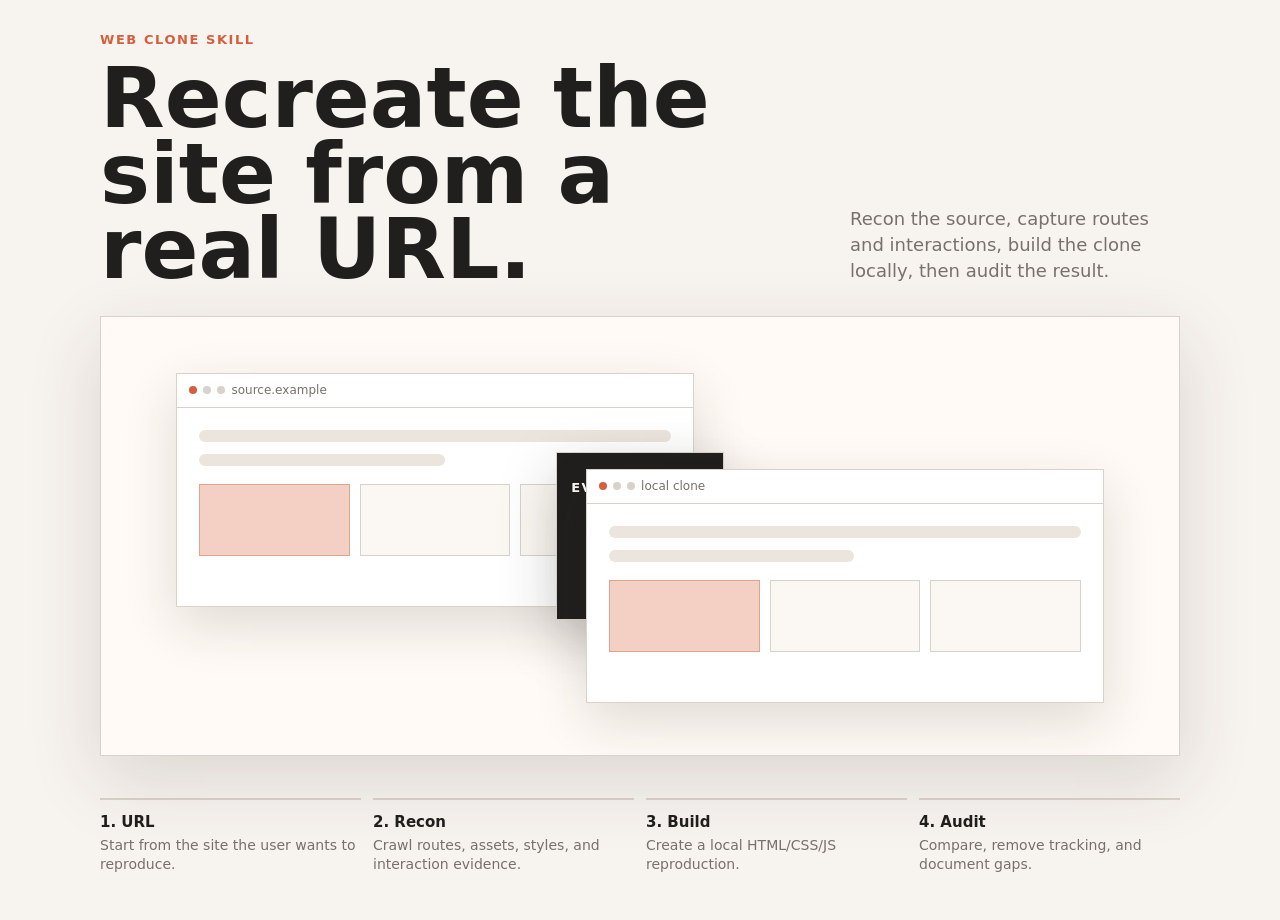
<file: plugins/_official/examples/web-clone/index.html>
<!doctype html>
<html lang="en">
<head>
  <meta charset="utf-8">
  <meta name="viewport" content="width=device-width, initial-scale=1">
  <title>Website Clone Preview</title>
  <style>
    :root {
      color-scheme: light;
      --bg: #f7f3ef;
      --ink: #201f1d;
      --muted: #77716a;
      --line: #d9d2ca;
      --accent: #d45f3f;
      --green: #23b381;
      --panel: #fffaf5;
      --shadow: 0 24px 70px rgba(55, 42, 31, 0.14);
    }

    * {
      box-sizing: border-box;
    }

    html,
    body {
      min-height: 100%;
      margin: 0;
      font-family: Inter, ui-sans-serif, system-ui, -apple-system, BlinkMacSystemFont, "Segoe UI", sans-serif;
      background: var(--bg);
      color: var(--ink);
    }

    body {
      display: grid;
      place-items: center;
      padding: 32px;
    }

    main {
      width: min(1080px, 100%);
      display: grid;
      gap: 28px;
    }

    .hero {
      display: flex;
      justify-content: space-between;
      gap: 28px;
      align-items: end;
    }

    h1 {
      margin: 0;
      font-size: clamp(42px, 7vw, 84px);
      line-height: 0.9;
      letter-spacing: 0;
      max-width: 680px;
    }

    .kicker {
      margin: 0 0 14px;
      color: var(--accent);
      font-size: 13px;
      font-weight: 800;
      letter-spacing: 0.12em;
      text-transform: uppercase;
    }

    .copy {
      width: min(330px, 100%);
      margin: 0 0 4px;
      color: var(--muted);
      font-size: 18px;
      line-height: 1.45;
    }

    .stage {
      position: relative;
      min-height: 440px;
      border: 1px solid var(--line);
      background: var(--panel);
      box-shadow: var(--shadow);
      overflow: hidden;
    }

    .browser {
      position: absolute;
      width: 48%;
      min-width: 300px;
      border: 1px solid var(--line);
      background: #fff;
      box-shadow: 0 18px 50px rgba(44, 34, 25, 0.14);
    }

    .browser.source {
      left: 7%;
      top: 56px;
    }

    .browser.clone {
      right: 7%;
      bottom: 52px;
    }

    .bar {
      height: 34px;
      border-bottom: 1px solid var(--line);
      display: flex;
      align-items: center;
      gap: 6px;
      padding: 0 12px;
      color: var(--muted);
      font-size: 12px;
    }

    .dot {
      width: 8px;
      height: 8px;
      border-radius: 999px;
      background: var(--line);
    }

    .dot.hot {
      background: var(--accent);
    }

    .page {
      padding: 22px;
      min-height: 198px;
    }

    .stripe {
      height: 12px;
      border-radius: 999px;
      background: #ece5de;
      margin-bottom: 12px;
    }

    .stripe.short {
      width: 52%;
    }

    .grid {
      display: grid;
      grid-template-columns: repeat(3, 1fr);
      gap: 10px;
      margin-top: 18px;
    }

    .tile {
      min-height: 72px;
      border: 1px solid var(--line);
      background: #fbf7f2;
    }

    .tile.accent {
      background: #f3d0c3;
      border-color: #dda58f;
    }

    .transfer {
      position: absolute;
      left: 50%;
      top: 50%;
      width: 168px;
      height: 168px;
      transform: translate(-50%, -50%);
      border: 1px solid var(--line);
      background: #201f1d;
      color: #fffaf5;
      display: grid;
      place-items: center;
      text-align: center;
      font-size: 13px;
      font-weight: 800;
      letter-spacing: 0.1em;
      text-transform: uppercase;
      box-shadow: 0 20px 54px rgba(32, 31, 29, 0.22);
    }

    .transfer span {
      display: block;
      margin-top: 8px;
      color: var(--green);
      font-size: 30px;
      letter-spacing: 0;
    }

    .steps {
      display: grid;
      grid-template-columns: repeat(4, 1fr);
      gap: 12px;
    }

    .step {
      border-top: 2px solid var(--line);
      padding-top: 12px;
      color: var(--muted);
      font-size: 14px;
      line-height: 1.35;
    }

    .step strong {
      display: block;
      margin-bottom: 4px;
      color: var(--ink);
      font-size: 15px;
    }

    @media (max-width: 760px) {
      body {
        padding: 18px;
      }

      .hero,
      .steps {
        grid-template-columns: 1fr;
        display: grid;
      }

      .browser {
        position: relative;
        width: auto;
        min-width: 0;
      }

      .browser.source,
      .browser.clone {
        inset: auto;
      }

      .stage {
        display: grid;
        gap: 16px;
        padding: 16px;
      }

      .transfer {
        position: relative;
        inset: auto;
        width: auto;
        height: 96px;
        transform: none;
      }
    }
  </style>
</head>
<body>
  <main>
    <section class="hero" aria-label="Website clone overview">
      <div>
        <p class="kicker">Web clone skill</p>
        <h1>Recreate the site from a real URL.</h1>
      </div>
      <p class="copy">Recon the source, capture routes and interactions, build the clone locally, then audit the result.</p>
    </section>

    <section class="stage" aria-label="Website clone flow preview">
      <article class="browser source" aria-label="Source website">
        <div class="bar"><span class="dot hot"></span><span class="dot"></span><span class="dot"></span> source.example</div>
        <div class="page">
          <div class="stripe"></div>
          <div class="stripe short"></div>
          <div class="grid">
            <div class="tile accent"></div>
            <div class="tile"></div>
            <div class="tile"></div>
          </div>
        </div>
      </article>

      <div class="transfer">Evidence first<span>-></span></div>

      <article class="browser clone" aria-label="Local clone">
        <div class="bar"><span class="dot hot"></span><span class="dot"></span><span class="dot"></span> local clone</div>
        <div class="page">
          <div class="stripe"></div>
          <div class="stripe short"></div>
          <div class="grid">
            <div class="tile accent"></div>
            <div class="tile"></div>
            <div class="tile"></div>
          </div>
        </div>
      </article>
    </section>

    <section class="steps" aria-label="Workflow steps">
      <p class="step"><strong>1. URL</strong>Start from the site the user wants to reproduce.</p>
      <p class="step"><strong>2. Recon</strong>Crawl routes, assets, styles, and interaction evidence.</p>
      <p class="step"><strong>3. Build</strong>Create a local HTML/CSS/JS reproduction.</p>
      <p class="step"><strong>4. Audit</strong>Compare, remove tracking, and document gaps.</p>
    </section>
  </main>
</body>
</html>
</file>
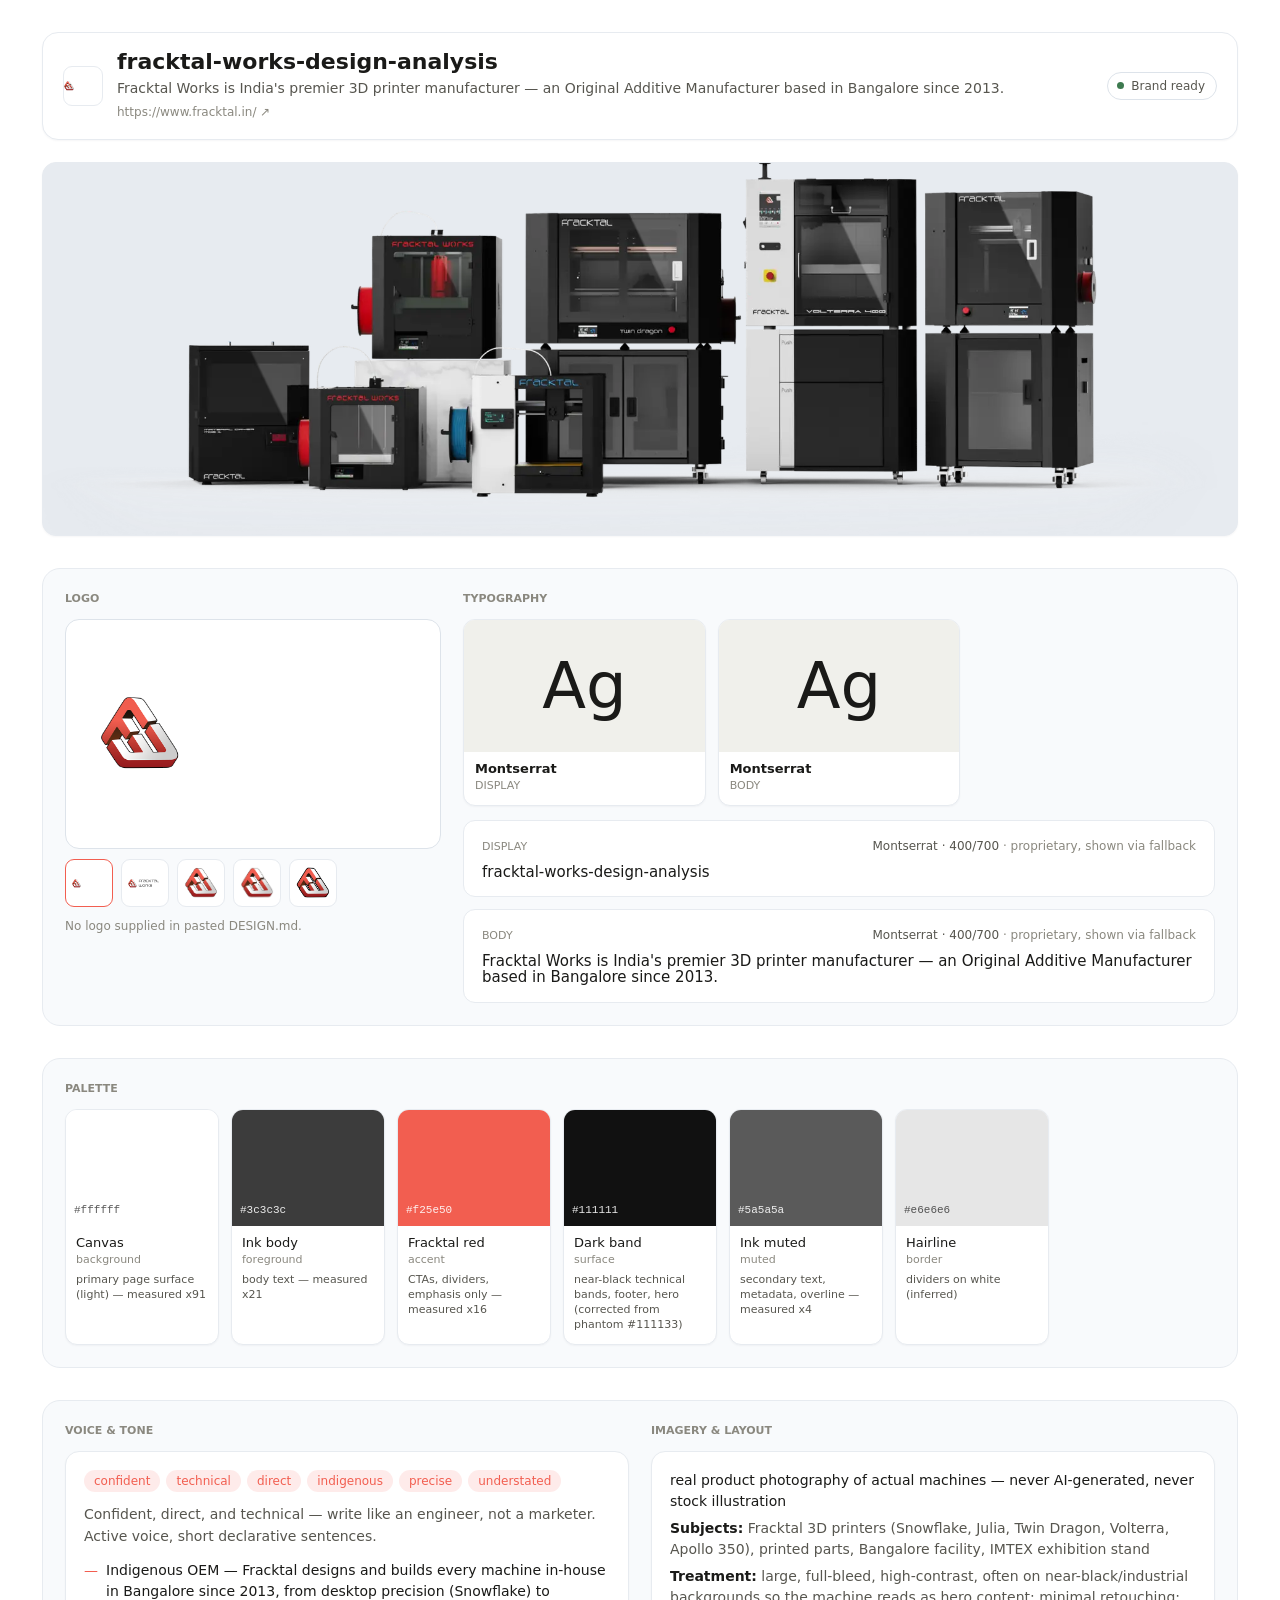
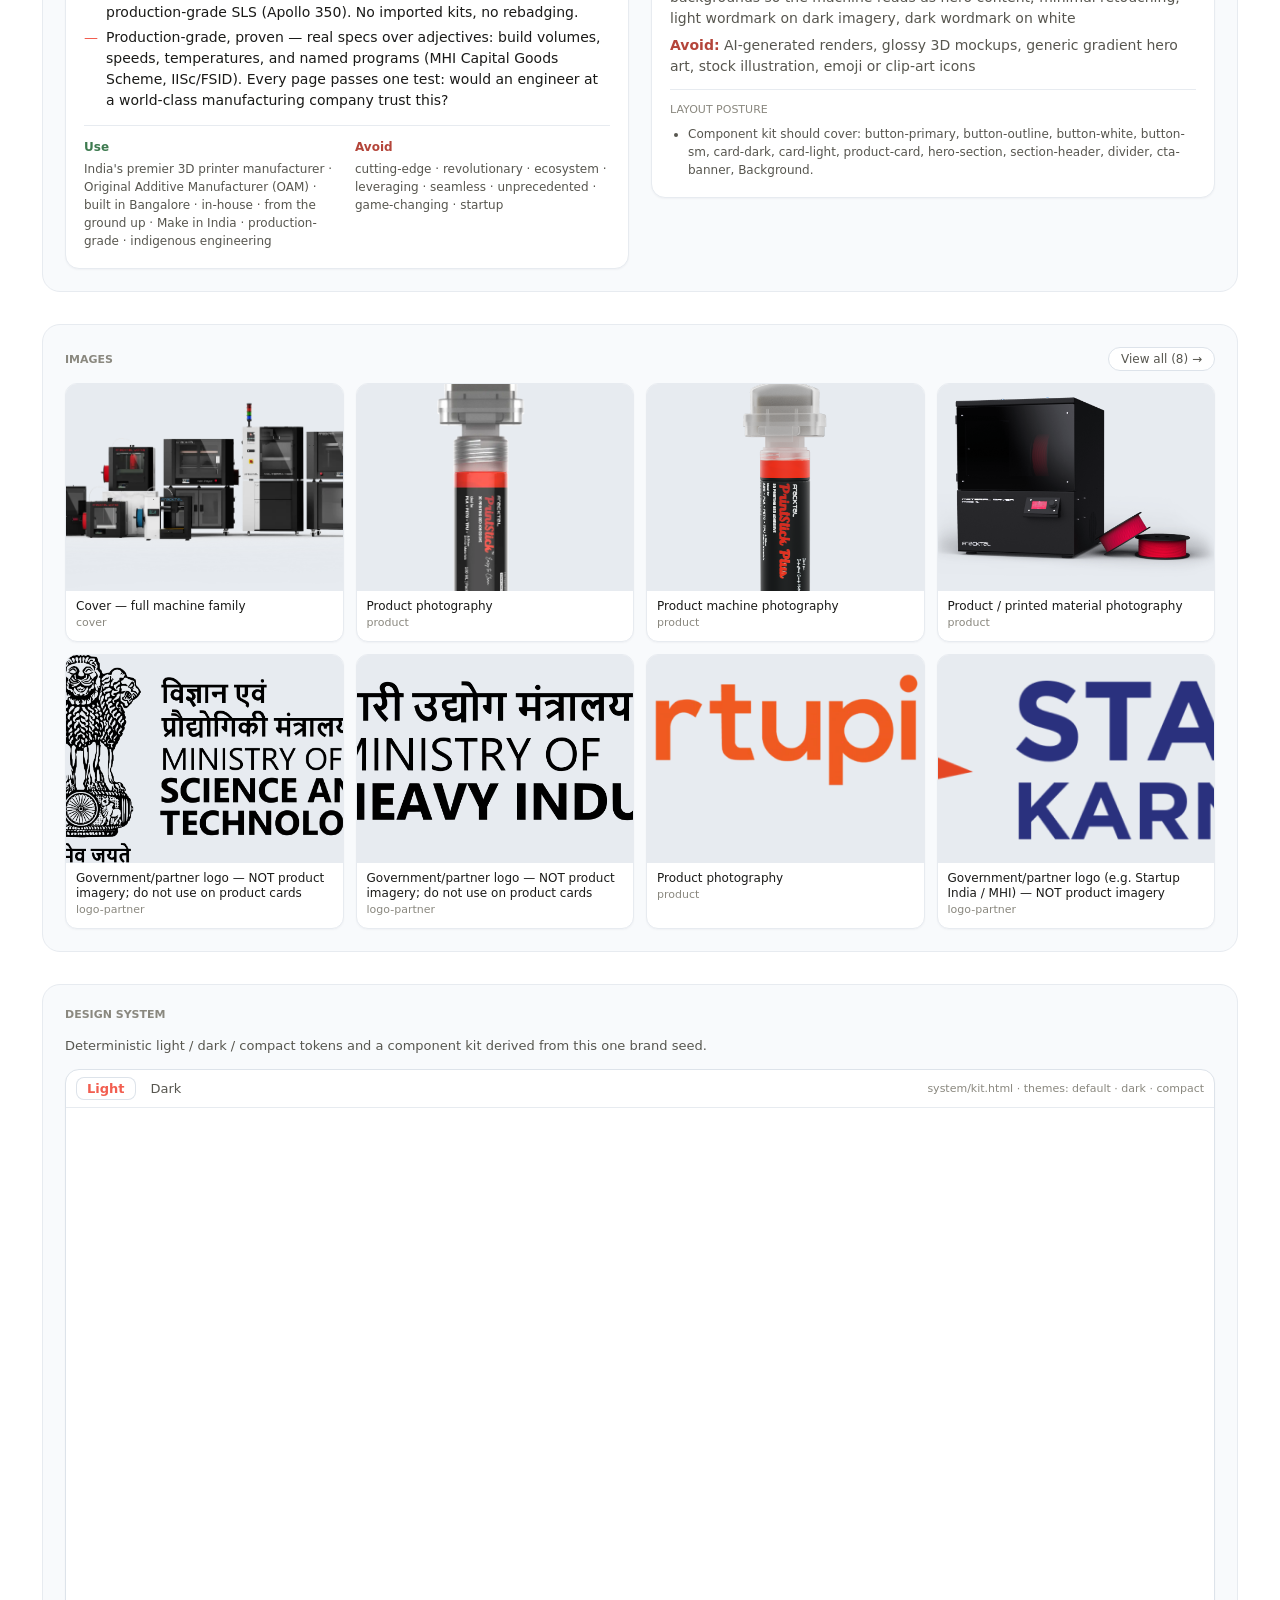
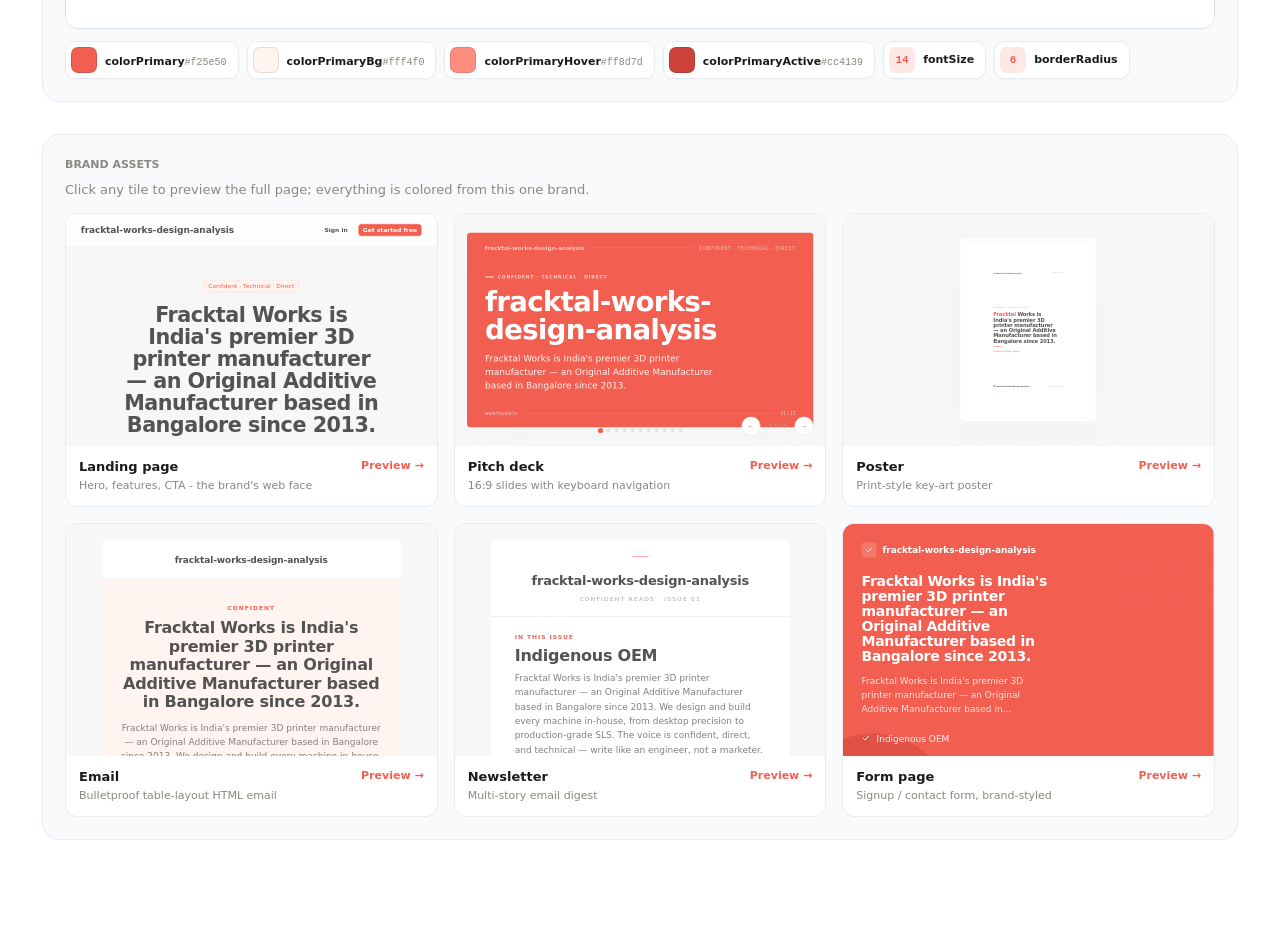
<file: design-systems/fracktal-works/brand.html>
<!doctype html>
<html lang="en">
<head>
<meta charset="utf-8" />
<meta name="viewport" content="width=device-width, initial-scale=1" />
<title>Brand Kit</title>
<!--
  Self-contained brand-kit page. The daemon's brand-kit renderer replaces the
  payload token in the script tag below with a JSON blob { status, brand,
  assets }. Everything renders from that single embedded object — no external
  requests, so it works under the FileViewer's sandboxed URL-load iframe.
  While status is "extracting" the page softly reloads itself so the user
  watches the kit fill in as the agent writes brand.json and re-renders.
-->
<script id="od-brand-payload" type="application/json">{"status":"ready","host":"fracktal.in","brand":{"name":"fracktal-works-design-analysis","tagline":"Fracktal Works is India's premier 3D printer manufacturer — an Original Additive Manufacturer based in Bangalore since 2013.","description":"Fracktal Works is India's premier 3D printer manufacturer — an Original Additive Manufacturer based in Bangalore since 2013. We design and build every machine in-house, from desktop precision to production-grade SLS. The voice is confident, direct, and technical — write like an engineer, not a marketer. Use active voice and short declarative sentences. Own the category: \"India's premier 3D printer manufacturer.\" Emphasize indigenous capability: \"built in Bangalore,\" \"in-house,\" \"from the ground up,\" \"OAM,\" \"Make in India.\" Never use words like \"cutting-edge,\" \"revolutionary,\" \"ecosystem,\" \"leveraging,\" or \"seamless,\" and never describe Fracktal as a startup. Every page should pass one test: would an engineer at a world-class manufacturing company trust this?","sourceUrl":"https://www.fracktal.in/","logo":{"primary":"logos/Websitesd-Header.png","alternates":["logos/Website-Header_black.png","logos/favicon-1.png","logos/favicon-2.png","logos/favicon-3.png"],"notes":"No logo supplied in pasted DESIGN.md."},"colors":[{"role":"background","hex":"#ffffff","oklch":"oklch(1 0 0)","name":"Canvas","usage":"primary page surface (light) — measured x91"},{"role":"foreground","hex":"#3c3c3c","oklch":"oklch(0.34 0 0)","name":"Ink body","usage":"body text — measured x21"},{"role":"accent","hex":"#f25e50","oklch":"oklch(0.66 0.17 28)","name":"Fracktal red","usage":"CTAs, dividers, emphasis only — measured x16"},{"role":"surface","hex":"#111111","oklch":"oklch(0.18 0 0)","name":"Dark band","usage":"near-black technical bands, footer, hero (corrected from phantom #111133)"},{"role":"muted","hex":"#5a5a5a","oklch":"oklch(0.48 0 0)","name":"Ink muted","usage":"secondary text, metadata, overline — measured x4"},{"role":"border","hex":"#e6e6e6","oklch":"oklch(0.92 0 0)","name":"Hairline","usage":"dividers on white (inferred)"}],"typography":{"display":{"family":"Montserrat","fallbacks":["system-ui","-apple-system","Segoe UI","Helvetica Neue","Arial","sans-serif"],"weights":[400,700]},"body":{"family":"Montserrat","fallbacks":["system-ui","-apple-system","Segoe UI","Helvetica Neue","Arial","sans-serif"],"weights":[400,700]}},"voice":{"adjectives":["confident","technical","direct","indigenous","precise","understated"],"tone":"Confident, direct, and technical — write like an engineer, not a marketer. Active voice, short declarative sentences.","messagingPillars":["Indigenous OEM — Fracktal designs and builds every machine in-house in Bangalore since 2013, from desktop precision (Snowflake) to production-grade SLS (Apollo 350). No imported kits, no rebadging.","Production-grade, proven — real specs over adjectives: build volumes, speeds, temperatures, and named programs (MHI Capital Goods Scheme, IISc/FSID). Every page passes one test: would an engineer at a world-class manufacturing company trust this?"],"vocabulary":{"use":["India's premier 3D printer manufacturer","Original Additive Manufacturer (OAM)","built in Bangalore","in-house","from the ground up","Make in India","production-grade","indigenous engineering"],"avoid":["cutting-edge","revolutionary","ecosystem","leveraging","seamless","unprecedented","game-changing","startup"]}},"imagery":{"style":"real product photography of actual machines — never AI-generated, never stock illustration","subjects":["Fracktal 3D printers (Snowflake, Julia, Twin Dragon, Volterra, Apollo 350)","printed parts","Bangalore facility","IMTEX exhibition stand"],"treatment":"large, full-bleed, high-contrast, often on near-black/industrial backgrounds so the machine reads as hero content; minimal retouching; light wordmark on dark imagery, dark wordmark on white","avoid":["AI-generated renders","glossy 3D mockups","generic gradient hero art","stock illustration","emoji or clip-art icons"],"samples":[{"file":"imagery/cover-0.webp","kind":"cover","caption":"Cover — full machine family"},{"file":"imagery/hero-1.webp","kind":"product","caption":"Product photography"},{"file":"imagery/hero-2.png","kind":"product","caption":"Product machine photography"},{"file":"imagery/hero-3.png","kind":"product","caption":"Product / printed material photography"},{"file":"imagery/hero-4.png","kind":"logo-partner","caption":"Government/partner logo — NOT product imagery; do not use on product cards"},{"file":"imagery/hero-5.png","kind":"logo-partner","caption":"Government/partner logo — NOT product imagery; do not use on product cards"},{"file":"imagery/hero-6.webp","kind":"product","caption":"Product photography"},{"file":"imagery/hero-7.png","kind":"logo-partner","caption":"Government/partner logo (e.g. Startup India / MHI) — NOT product imagery"}]},"layout":{"radius":"6px","borderWeight":"1px","spacing":"4px","postureRules":["Component kit should cover: button-primary, button-outline, button-white, button-sm, card-dark, card-light, product-card, hero-section, section-header, divider, cta-banner, Background."]}},"assets":[{"kind":"landing","label":"Landing page","desc":"Hero, features, CTA - the brand's web face","href":"system/artifacts/landing.html","available":true},{"kind":"deck","label":"Pitch deck","desc":"16:9 slides with keyboard navigation","href":"system/artifacts/deck.html","available":true},{"kind":"poster","label":"Poster","desc":"Print-style key-art poster","href":"system/artifacts/poster.html","available":true},{"kind":"email","label":"Email","desc":"Bulletproof table-layout HTML email","href":"system/artifacts/email.html","available":true},{"kind":"newsletter","label":"Newsletter","desc":"Multi-story email digest","href":"system/artifacts/newsletter.html","available":true},{"kind":"form","label":"Form page","desc":"Signup / contact form, brand-styled","href":"system/artifacts/form.html","available":true}],"system":{"kitHref":"system/kit.html","kitDarkHref":"system/kit.dark.html","themes":["default","dark","compact"],"tokens":{"colorPrimary":"#f25e50","colorPrimaryBg":"#fff4f0","colorPrimaryHover":"#ff8d7d","colorPrimaryActive":"#cc4139","fontSize":14,"borderRadius":6}},"brandMd":null,"locale":"en","copy":{"lang":"en","title":"Brand Kit","logo":"Logo","typography":"Typography","palette":"Palette","voiceTone":"Voice & tone","imageryLayout":"Imagery & layout","images":"Images","brandAssets":"Brand assets","extracting":"Extracting...","brandReady":"Brand ready","draftSaved":"Draft saved","extractionFailed":"Extraction failed","stopExtraction":"Stop extraction","lookingForLogo":"Looking for a logo...","noLogoFound":"No logo found","previewLogoAria":"Preview logo","logoAlt":"logo","previewHeroImageAria":"Preview hero image","display":"Display","body":"Body","mono":"Mono","noTypographyCaptured":"No typography captured.","typographyFallbackNote":"proprietary, shown via fallback","noPaletteCaptured":"No palette captured.","noVoiceNotesCaptured":"No voice notes captured.","use":"Use","avoid":"Avoid","layoutPosture":"Layout posture","noImageryOrLayoutCaptured":"No imagery or layout notes captured.","subjects":"Subjects","treatment":"Treatment","designSystem":"Design system","designSystemDescription":"Deterministic light / dark / compact tokens and a component kit derived from this one brand seed.","light":"Light","dark":"Dark","componentKitTitle":"Component kit","assetsExtracting":"Generated once extraction finishes - click any tile to preview the full page.","assetsReady":"Click any tile to preview the full page; everything is colored from this one brand.","preview":"Preview","viewAll":"View all","noDescription":""}}</script>
<!-- Self-hosted @font-face rules (replaced with the brand's fonts/ manifest, or
     emptied when no webfonts were harvested) so specimens render for real. -->
<style data-brand-fonts></style>
<style>
  :root {
    --paper: #ffffff;
    --surface: #ffffff;
    --ink: #1a1a18;
    --ink-mute: #57564f;
    --ink-faint: #8a887f;
    --panel: #f8fafc;
    --panel-soft: #f4f6f8;
    --line: #dde3ea;
    --line-soft: #e7ebf0;
    --accent: #c96442;
    --ok: #3d7a4f;
    --err: #b4453a;
    --radius: 14px;
    --font-display: ui-serif, Georgia, 'Times New Roman', serif;
    --font-body: ui-sans-serif, system-ui, -apple-system, 'Segoe UI', Roboto, sans-serif;
    --font-mono: ui-monospace, 'SF Mono', Menlo, Consolas, monospace;
  }
  * { box-sizing: border-box; }
  html, body { margin: 0; }
  body {
    background: var(--paper);
    color: var(--ink);
    font-family: var(--font-body);
    font-size: 15px;
    line-height: 1.5;
    -webkit-font-smoothing: antialiased;
  }
  .wrap { max-width: 1260px; margin: 0 auto; padding: 32px 32px 96px; }
  a { color: inherit; }

  header.kit-head { display: flex; flex-wrap: wrap; align-items: center; justify-content: space-between; gap: 16px; border: 1px solid var(--line-soft); background: var(--surface); border-radius: 16px; padding: 16px 20px; box-shadow: 0 1px 2px rgba(15,23,42,.04); }
  .kit-head-left { display: flex; min-width: 0; align-items: center; gap: 14px; }
  .kit-head-mark { width: 40px; height: 40px; flex: 0 0 auto; display: flex; align-items: center; justify-content: center; overflow: hidden; border: 1px solid var(--line-soft); border-radius: 9px; background: #fff; }
  .kit-head-mark img { width: 100%; height: 100%; object-fit: contain; }
  .kit-head-copy { min-width: 0; }
  .kit-title { font-family: var(--font-body); font-size: 22px; line-height: 1.2; font-weight: 650; letter-spacing: 0; margin: 0; }
  .kit-tagline { margin: 3px 0 0; font-size: 14px; color: var(--ink-mute); }
  .kit-source { margin-top: 4px; display: inline-flex; align-items: center; gap: 5px; font-size: 12px; color: var(--ink-faint); text-decoration: none; }
  .kit-source:hover { color: var(--accent); }
  .head-actions { display: flex; align-items: center; gap: 8px; }
  .btn { display: inline-flex; align-items: center; gap: 6px; border: 1px solid var(--line); background: var(--surface); color: var(--ink); border-radius: 10px; padding: 7px 12px; font-size: 13px; text-decoration: none; cursor: pointer; transition: border-color .14s ease; }
  .btn:hover { border-color: var(--accent); }

  .status-pill { display: inline-flex; align-items: center; gap: 7px; border-radius: 999px; padding: 4px 11px 4px 9px; font-family: inherit; font-size: 12px; font-weight: 500; border: 1px solid var(--line); background: var(--surface); color: var(--ink-mute); }
  button.status-pill { cursor: pointer; }
  button.status-pill:hover { border-color: var(--accent); color: var(--ink); }
  button.status-pill:disabled { cursor: wait; opacity: .72; }
  .status-pill .dot { width: 7px; height: 7px; border-radius: 50%; background: var(--accent); }
  .status-pill.extracting .dot { animation: pulse 1.1s ease-in-out infinite; }
  .status-pill.ready .dot { background: var(--ok); }
  .status-pill.draft .dot { background: var(--ink-faint); }
  .status-pill.failed .dot { background: #d14c3f; }
  @keyframes pulse { 0%,100% { opacity: 1; transform: scale(1);} 50% { opacity: .35; transform: scale(.7);} }

  .sec { margin-top: 32px; }
  .sec-title { font-size: 11px; font-weight: 600; text-transform: uppercase; letter-spacing: 0; color: var(--ink-faint); margin: 0 0 12px; }
  .panel { border: 1px solid var(--line-soft); background: var(--panel); border-radius: 18px; padding: 22px; }
  .grid-2 { display: grid; gap: 22px; grid-template-columns: 1fr; }
  .grid-top { display: grid; gap: 22px; grid-template-columns: 1fr; }
  @media (min-width: 860px) {
    .grid-2 { grid-template-columns: 1fr 1fr; }
    .grid-top { grid-template-columns: 1fr 2fr; }
  }
  .card { border: 1px solid var(--line-soft); background: var(--surface); border-radius: var(--radius); padding: 18px; box-shadow: 0 1px 2px rgba(15,23,42,.04); }

  /* Logo */
  .logo-stage { display: flex; min-height: 230px; align-items: center; justify-content: center; border: 1px solid var(--line); border-radius: var(--radius); padding: 34px; }
  .logo-stage[data-light-src] { cursor: zoom-in; }
  .logo-stage[data-light-src]:focus-visible { outline: 2px solid var(--accent); outline-offset: 2px; }
  .logo-stage img { max-height: 140px; max-width: 100%; object-fit: contain; }
  .logo-empty { display: flex; min-height: 158px; flex-direction: column; align-items: center; justify-content: center; gap: 6px; border: 1px dashed var(--line); border-radius: var(--radius); color: var(--ink-faint); font-size: 14px; }
  .logo-thumbs { margin-top: 10px; display: flex; gap: 8px; flex-wrap: wrap; }
  .logo-thumb { width: 48px; height: 48px; display: flex; align-items: center; justify-content: center; border: 1px solid var(--line-soft); border-radius: 9px; padding: 6px; cursor: pointer; }
  .logo-thumb.active { border-color: var(--accent); }
  .logo-thumb img { max-width: 100%; max-height: 100%; object-fit: contain; }
  .logo-notes { margin-top: 10px; font-size: 12px; color: var(--ink-faint); }

  /* Type */
  .type-row { border: 1px solid var(--line-soft); border-radius: 12px; background: var(--surface); padding: 16px 18px; }
  .type-row + .type-row { margin-top: 12px; }
  .type-meta { display: flex; align-items: baseline; justify-content: space-between; gap: 14px; }
  .type-label { font-size: 11px; text-transform: uppercase; letter-spacing: 0; color: var(--ink-faint); }
  .type-font { font-size: 12px; color: var(--ink-mute); text-align: right; }
  .type-font .dim { color: var(--ink-faint); }
  .type-sample { margin: 8px 0 0; line-height: 1.1; }

  /* Palette */
  .palette { display: grid; gap: 12px; grid-template-columns: repeat(2, 1fr); }
  @media (min-width: 560px) { .palette { grid-template-columns: repeat(4, 1fr); } }
  @media (min-width: 920px) { .palette { grid-template-columns: repeat(7, 1fr); } }
  .swatch { overflow: hidden; border: 1px solid var(--line-soft); border-radius: 12px; background: var(--surface); box-shadow: 0 1px 2px rgba(15,23,42,.04); }
  .swatch-chip { height: 116px; display: flex; align-items: flex-end; padding: 8px; }
  .swatch-chip .hex { font-family: var(--font-mono); font-size: 11px; }
  .swatch-body { padding: 9px 10px 11px; }
  .swatch-name { font-size: 13px; font-weight: 500; line-height: 1.2; }
  .swatch-role { font-size: 11px; color: var(--ink-faint); margin-top: 1px; }
  .swatch-usage { font-size: 11px; color: var(--ink-mute); margin-top: 5px; line-height: 1.35; }

  /* Voice */
  .chips { display: flex; flex-wrap: wrap; gap: 6px; }
  .chip { border-radius: 999px; padding: 2px 10px; font-size: 12px; font-weight: 500; }
  .voice-tone { margin: 12px 0 0; font-size: 14px; color: var(--ink-mute); line-height: 1.55; }
  .pillars { margin: 12px 0 0; padding: 0; list-style: none; font-size: 14px; }
  .pillars li { display: flex; gap: 8px; margin-top: 4px; }
  .vocab { margin-top: 14px; display: grid; grid-template-columns: 1fr 1fr; gap: 16px; border-top: 1px solid var(--line-soft); padding-top: 12px; font-size: 12px; }
  .vocab .k { font-weight: 600; }
  .vocab .use .k { color: var(--ok); }
  .vocab .avoid .k { color: var(--err); }
  .vocab .v { margin-top: 4px; color: var(--ink-mute); }

  /* Imagery */
  .imagery p { margin: 0; font-size: 14px; }
  .imagery p + p { margin-top: 6px; color: var(--ink-mute); }
  .imagery .k { font-weight: 600; color: var(--ink); }
  .posture { margin-top: 12px; border-top: 1px solid var(--line-soft); padding-top: 12px; }
  .posture ul { margin: 6px 0 0; padding-left: 18px; font-size: 12px; color: var(--ink-mute); }
  .posture ul li { margin-top: 2px; }

  /* Design system */
  .ds-head { display: flex; flex-wrap: wrap; align-items: flex-end; justify-content: space-between; gap: 10px; }
  .ds-sub { margin: 2px 0 0; font-size: 13px; color: var(--ink-mute); }
  .ds-frame-wrap { margin-top: 14px; border: 1px solid var(--line); border-radius: var(--radius); background: var(--surface); overflow: hidden; box-shadow: 0 1px 2px rgba(0,0,0,.03); }
  .ds-bar { display: flex; align-items: center; justify-content: space-between; gap: 10px; border-bottom: 1px solid var(--line-soft); padding: 7px 10px; }
  .ds-tabs { display: flex; gap: 4px; }
  .ds-tab { border: 0; background: transparent; cursor: pointer; border-radius: 8px; padding: 4px 11px; font-size: 13px; color: var(--ink-mute); font-family: inherit; }
  .ds-tab.active { background: var(--surface); color: var(--accent); font-weight: 600; box-shadow: inset 0 0 0 1px var(--line); }
  .ds-cap { font-size: 11px; color: var(--ink-faint); }
  .ds-frame { width: 100%; height: 520px; border: 0; display: block; background: #fff; }
  .ds-tokens { margin-top: 12px; display: flex; flex-wrap: wrap; gap: 8px; }
  .tok { display: flex; align-items: center; gap: 8px; border: 1px solid var(--line-soft); background: var(--surface); border-radius: 10px; padding: 5px 11px 5px 5px; box-shadow: 0 1px 2px rgba(0,0,0,.03); }
  .tok .sw { width: 26px; height: 26px; border-radius: 7px; border: 1px solid rgba(0,0,0,.1); }
  .tok .val { display: flex; min-width: 26px; height: 26px; align-items: center; justify-content: center; padding: 0 6px; border-radius: 7px; background: color-mix(in srgb, var(--accent) 14%, transparent); color: var(--accent); font-family: var(--font-mono); font-size: 11px; font-weight: 600; }
  .tok .k { font-size: 11px; font-weight: 600; line-height: 1.1; }
  .tok .h { font-family: var(--font-mono); font-size: 10px; color: var(--ink-faint); line-height: 1.1; }

  /* Brand assets */
  .assets { display: grid; gap: 16px; grid-template-columns: 1fr; }
  @media (min-width: 620px) { .assets { grid-template-columns: 1fr 1fr; } }
  @media (min-width: 920px) { .assets { grid-template-columns: 1fr 1fr 1fr; } }
  .asset { border: 1px solid var(--line-soft); border-radius: 12px; background: var(--surface); overflow: hidden; text-decoration: none; color: inherit; display: flex; flex-direction: column; transition: border-color .14s ease, transform .14s ease; }
  .asset:hover { border-color: var(--accent); transform: translateY(-1px); }
  .asset.pending { opacity: .55; pointer-events: none; }
  .asset-frame { aspect-ratio: 16 / 10; background: var(--line-soft); position: relative; overflow: hidden; }
  /* --asset-surface is the light logo surface (set from JS): a near-white
     backdrop so the iframe placeholder that flashes before a brand-asset page
     paints stays consistent with the kit's light chrome. */
  .asset-frame iframe { position: absolute; top: 0; left: 0; width: 200%; height: 200%; border: 0; transform: scale(.5); transform-origin: top left; pointer-events: none; background: var(--asset-surface, #fff); }
  .asset-meta { padding: 11px 13px; }
  .asset-name { font-size: 13px; font-weight: 600; display: flex; align-items: center; justify-content: space-between; gap: 8px; }
  .asset-name .open { font-size: 11px; color: var(--accent); }
  .asset-desc { font-size: 11px; color: var(--ink-faint); margin-top: 2px; }

  /* Hero banner — surfaces the first harvested brand image for visual richness */
  .kit-hero { margin-top: 22px; border: 1px solid var(--line-soft); border-radius: var(--radius); overflow: hidden; background: var(--line-soft); aspect-ratio: 16 / 5; box-shadow: 0 1px 2px rgba(15,23,42,.04); }
  .kit-hero[data-light-src] { cursor: zoom-in; }
  .kit-hero[data-light-src]:focus-visible { outline: 2px solid var(--accent); outline-offset: 2px; }
  .kit-hero img { width: 100%; height: 100%; object-fit: cover; display: block; }

  /* Font specimen tiles — a big "Ag" glyph per real family, in its own face */
  .fonts { display: grid; gap: 12px; grid-template-columns: repeat(2, minmax(0, 260px)); margin-bottom: 14px; }
  @media (min-width: 560px) { .fonts { grid-template-columns: repeat(3, minmax(0, 260px)); } }
  .font-tile { border: 1px solid var(--line-soft); border-radius: 12px; background: var(--surface); overflow: hidden; box-shadow: 0 1px 2px rgba(15,23,42,.04); }
  .font-tile .ag { display: flex; align-items: center; justify-content: center; height: 132px; font-size: 64px; line-height: 1; color: var(--ink); background: #f0f0eb; }
  .font-tile .ft-meta { padding: 9px 11px 11px; }
  .font-tile .ft-name { font-size: 13px; font-weight: 600; line-height: 1.2; }
  .font-tile .ft-role { font-size: 11px; color: var(--ink-faint); margin-top: 1px; text-transform: uppercase; letter-spacing: 0; }

  /* Images gallery — a thumbnail grid of representative brand imagery */
  .gallery { display: grid; gap: 12px; grid-template-columns: repeat(2, 1fr); }
  @media (min-width: 560px) { .gallery { grid-template-columns: repeat(3, 1fr); } }
  @media (min-width: 920px) { .gallery { grid-template-columns: repeat(4, 1fr); } }
  .shot { border: 1px solid var(--line-soft); border-radius: 12px; background: var(--surface); overflow: hidden; box-shadow: 0 1px 2px rgba(15,23,42,.04); transition: border-color .14s ease, transform .14s ease; }
  .shot:hover { border-color: var(--accent); transform: translateY(-1px); }
  .shot-frame { aspect-ratio: 4 / 3; background: var(--line-soft); }
  .shot-frame img { width: 100%; height: 100%; object-fit: cover; display: block; }
  .shot-meta { padding: 8px 10px 10px; }
  .shot-cap { font-size: 12px; font-weight: 500; line-height: 1.25; }
  .shot-kind { font-size: 11px; color: var(--ink-faint); margin-top: 1px; }
  .shot { cursor: pointer; }
  .shot:focus-visible { outline: 2px solid var(--accent); outline-offset: 2px; }
  .gallery-head { display: flex; align-items: baseline; justify-content: space-between; gap: 12px; margin-bottom: 12px; }
  .view-all { border: 1px solid var(--line); background: var(--surface); color: var(--ink-mute); border-radius: 999px; padding: 4px 12px; font-size: 12px; font-weight: 500; cursor: pointer; font-family: inherit; transition: border-color .2s cubic-bezier(.23,1,.32,1), color .2s cubic-bezier(.23,1,.32,1); }
  .view-all:hover { border-color: var(--accent); color: var(--accent); }

  /* Brand-asset tiles are clickable (open an in-page preview modal). */
  .asset[data-asset-href] { cursor: pointer; }
  .asset:focus-visible { outline: 2px solid var(--accent); outline-offset: 2px; }

  /* In-page preview overlays — the kit runs in a sandboxed iframe (no top
     navigation), so image enlargement and asset previews happen as DOM
     overlays. Ease-out cubic-bezier(.23,1,.32,1); enter ~200ms / exit ~140ms. */
  .ov { position: fixed; inset: 0; z-index: 60; display: none; }
  .ov.open { display: block; }
  .ov-back { position: absolute; inset: 0; background: rgba(20,19,17,.74); opacity: 0; transition: opacity .14s cubic-bezier(.23,1,.32,1); }
  .ov.in .ov-back { opacity: 1; transition-duration: .2s; }
  .ov-panel { position: absolute; opacity: 0; transform: scale(.92); transition: opacity .14s cubic-bezier(.23,1,.32,1), transform .14s cubic-bezier(.23,1,.32,1); }
  .ov.in .ov-panel { opacity: 1; transform: scale(1); transition-duration: .2s; }
  .ov-close { position: absolute; top: 14px; right: 16px; z-index: 2; width: 36px; height: 36px; display: flex; align-items: center; justify-content: center; border: 0; border-radius: 999px; background: rgba(255,255,255,.92); color: #1a1a18; font-size: 22px; line-height: 1; cursor: pointer; box-shadow: 0 2px 10px rgba(0,0,0,.22); }
  .ov-close:hover { background: #fff; }
  .icon-x { border: 0; background: transparent; font-size: 22px; line-height: 1; cursor: pointer; color: var(--ink-mute); padding: 4px 9px; border-radius: 8px; }
  .icon-x:hover { background: var(--line-soft); color: var(--ink); }

  /* Lightbox */
  #ov-light { z-index: 70; }
  #ov-light .ov-panel { top: 50%; left: 50%; transform: translate(-50%,-50%) scale(.92); display: flex; flex-direction: column; align-items: center; }
  #ov-light.in .ov-panel { transform: translate(-50%,-50%) scale(1); }
  #ov-light img { max-width: 92vw; max-height: 82vh; object-fit: contain; border-radius: 12px; box-shadow: 0 12px 48px rgba(0,0,0,.5); background: #fff; }
  .light-cap { margin-top: 12px; color: rgba(255,255,255,.92); font-size: 13px; text-align: center; max-width: 80vw; }
  .light-nav { position: absolute; top: 50%; transform: translateY(-50%); width: 44px; height: 44px; border: 0; border-radius: 999px; background: rgba(255,255,255,.88); color: #1a1a18; font-size: 24px; cursor: pointer; display: flex; align-items: center; justify-content: center; box-shadow: 0 2px 12px rgba(0,0,0,.28); }
  .light-nav:hover { background: #fff; }
  .light-prev { left: 3vw; }
  .light-next { right: 3vw; }

  /* Masonry "view all" modal */
  #ov-grid .ov-panel { top: 4vh; left: 50%; transform: translate(-50%,0) scale(.96); width: min(980px, 92vw); height: 92vh; background: var(--paper); border-radius: var(--radius); overflow: hidden; display: flex; flex-direction: column; box-shadow: 0 16px 60px rgba(0,0,0,.42); }
  #ov-grid.in .ov-panel { transform: translate(-50%,0) scale(1); }
  .grid-bar { display: flex; align-items: center; justify-content: space-between; padding: 14px 20px; border-bottom: 1px solid var(--line); }
  .grid-bar h3 { margin: 0; font-family: var(--font-display); font-size: 18px; }
  .grid-scroll { overflow-y: auto; padding: 16px 20px 28px; }
  .masonry { columns: 2; column-gap: 12px; }
  @media (min-width: 560px) { .masonry { columns: 3; } }
  @media (min-width: 860px) { .masonry { columns: 4; } }
  .masonry .m-item { break-inside: avoid; margin: 0 0 12px; border-radius: 10px; overflow: hidden; border: 1px solid var(--line-soft); background: var(--surface); cursor: pointer; transition: transform .2s cubic-bezier(.23,1,.32,1); }
  .masonry .m-item:hover { transform: translateY(-2px); }
  .masonry .m-item img { width: 100%; display: block; }

  /* Asset preview modal */
  #ov-asset .ov-panel { top: 4vh; left: 50%; transform: translate(-50%,0) scale(.96); width: min(1120px, 94vw); height: 92vh; background: #fff; border-radius: var(--radius); overflow: hidden; display: flex; flex-direction: column; box-shadow: 0 16px 60px rgba(0,0,0,.42); }
  #ov-asset.in .ov-panel { transform: translate(-50%,0) scale(1); }
  .asset-bar { display: flex; align-items: center; justify-content: space-between; gap: 10px; padding: 12px 18px; border-bottom: 1px solid var(--line); background: var(--surface); }
  .asset-bar .ab-title { font-size: 14px; font-weight: 600; }
  .asset-bar .ab-sub { font-size: 12px; color: var(--ink-faint); margin-left: 8px; font-weight: 400; }
  .asset-modal-frame { flex: 1; width: 100%; border: 0; display: block; background: #fff; }

  /* skeleton */
  .skel { background: linear-gradient(90deg, var(--line-soft) 25%, #f6f5ef 37%, var(--line-soft) 63%); background-size: 400% 100%; animation: shimmer 1.4s ease infinite; border-radius: 8px; }
  @keyframes shimmer { 0% { background-position: 100% 0; } 100% { background-position: -100% 0; } }
  .skel-line { height: 12px; margin-top: 8px; }
  .muted { color: var(--ink-faint); font-size: 13px; }
</style>
</head>
<body>
<div class="wrap" id="root"></div>
<script>
(function () {
  function payload() {
    var el = document.getElementById('od-brand-payload');
    try { return JSON.parse(el && el.textContent ? el.textContent : '{}'); }
    catch (e) { return {}; }
  }
  function esc(s) {
    return String(s == null ? '' : s).replace(/[&<>"']/g, function (c) {
      return { '&':'&amp;','<':'&lt;','>':'&gt;','"':'&quot;',"'":'&#39;' }[c];
    });
  }
  function arr(v) { return Array.isArray(v) ? v : []; }
  function role(brand, r, fb) {
    var c = arr(brand.colors).find(function (x) { return x && x.role === r; });
    return c && c.hex ? c.hex : fb;
  }
  function isLight(hex) {
    if (!/^#[0-9a-fA-F]{6}$/.test(hex || '')) return true;
    var r = parseInt(hex.slice(1,3),16), g = parseInt(hex.slice(3,5),16), b = parseInt(hex.slice(5,7),16);
    return (r*0.299 + g*0.587 + b*0.114) > 150;
  }
  function fontStack(spec) {
    var fams = [spec && spec.family].concat(arr(spec && spec.fallbacks)).filter(Boolean);
    if (!fams.length) fams = ['ui-sans-serif','system-ui','sans-serif'];
    return fams.map(function (f) { return /\s/.test(f) ? '"' + f + '"' : f; }).join(', ');
  }

  var data = payload();
  var copy = data.copy || {};
  function txt(key, fallback) {
    return typeof copy[key] === 'string' && copy[key] ? copy[key] : fallback;
  }
  var brand = data.brand || {};
  var status = data.status || 'extracting';
  var assets = arr(data.assets);
  var extracting = status === 'extracting';
  var ready = status === 'ready';
  var failed = status === 'failed';

  var colors = arr(brand.colors);
  var bg = role(brand, 'background', '#ffffff');
  var fg = role(brand, 'foreground', '#1a1a18');
  var muted = role(brand, 'muted', '#57564f');
  var accent = role(brand, 'accent', '#c96442');
  var surface = role(brand, 'surface', '#ffffff');

  // Logo / brand-asset tiles always sit on a LIGHT neutral. The kit chrome
  // itself is fixed-light (`--paper` / `--surface` are hard-coded light tokens),
  // so a dark logo stage reads as a defect on the white page — and a single
  // mis-derived dark `background` / `surface` role (e.g. The Economist resolves a
  // near-black masthead swatch) would otherwise black out a mark that belongs on
  // white. Prefer the brand's own light surface, then its light background, and
  // fall back to plain paper; never flip the stage dark.
  var logoSurface = isLight(surface) ? surface : isLight(bg) ? bg : '#ffffff';

  // Apply brand accent/ink to the page chrome so the kit feels on-brand.
  document.documentElement.style.setProperty('--accent', accent);
  // Brand-asset iframe backdrops share the same light logo surface.
  document.documentElement.style.setProperty('--asset-surface', logoSurface);

  var typo = brand.typography || {};
  var googleLinks = [typo.display, typo.body, typo.mono]
    .map(function (s) { return s && s.googleFontsUrl; })
    .filter(function (u, i, a) { return u && a.indexOf(u) === i; });
  googleLinks.forEach(function (u) {
    var l = document.createElement('link'); l.rel = 'stylesheet'; l.href = u; document.head.appendChild(l);
  });

  function sectionTitle(t) { return '<h2 class="sec-title">' + esc(t) + '</h2>'; }
  function emptyCard(text) {
    return '<div class="card muted">' + esc(text) + '</div>';
  }

  function logoHtml() {
    // Resilient candidate list: primary first when present, otherwise fall back
    // to the alternates so a populated `alternates` still renders a real mark.
    // De-dupe so the primary doesn't double up as a thumbnail.
    var primary = brand.logo && brand.logo.primary;
    var cands = [primary].concat(arr(brand.logo && brand.logo.alternates))
      .filter(Boolean)
      .filter(function (c, i, a) { return a.indexOf(c) === i; });
    if (!cands.length) {
      return '<div class="logo-empty" data-od-id="brand-logo-empty" data-od-edit="container" data-od-label="Logo empty state">' + (extracting
        ? '<div class="skel" style="width:60%;height:48px"></div><span class="muted">' + esc(txt('lookingForLogo', 'Looking for a logo...')) + '</span>'
        : esc(txt('noLogoFound', 'No logo found'))) + '</div>';
    }
    var thumbs = cands.length > 1 ? '<div class="logo-thumbs">' + cands.map(function (c, i) {
      return '<button class="logo-thumb' + (i===0?' active':'') + '" data-od-id="brand-logo-thumb-' + i + '" data-od-edit="image" data-src="' + esc(c) + '" style="background:' + esc(logoSurface) + '"><img src="' + esc(c) + '" alt=""></button>';
    }).join('') + '</div>' : '';
    var notes = brand.logo && brand.logo.notes ? '<p class="logo-notes" data-od-id="brand-logo-notes" data-od-edit="text">' + esc(brand.logo.notes) + '</p>' : '';
    return '<div class="logo-stage" id="logo-stage" data-od-id="brand-logo-stage" data-od-edit="container" data-od-label="Logo stage" style="background:' + esc(logoSurface) + '" data-light-src="' + esc(cands[0]) + '" data-light-caption="' + esc(brand.name || txt('logo', 'Logo')) + '" tabindex="0" role="button" aria-label="' + esc(txt('previewLogoAria', 'Preview logo')) + '">' +
      '<img id="logo-img" data-od-id="brand-logo-img" data-od-edit="image" src="' + esc(cands[0]) + '" alt="' + esc(brand.name || txt('logoAlt', 'logo')) + '"></div>' + thumbs + notes;
  }

  // Big "Ag" specimen tile per real family (display / body / mono), each set in
  // its own face via the injected @font-face / googleFontsUrl — matches the
  // Lovart 字体 tiles. Empty until at least one family is known.
  function fontTilesHtml() {
    var tiles = [
      { role: txt('display', 'Display'), spec: typo.display },
      { role: txt('body', 'Body'), spec: typo.body },
    ];
    if (typo.mono) tiles.push({ role: txt('mono', 'Mono'), spec: typo.mono });
    tiles = tiles.filter(function (t) { return t.spec && t.spec.family; });
    if (!tiles.length) return '';
    return '<div class="fonts" data-od-id="brand-fonts" data-od-edit="container">' + tiles.map(function (t, i) {
      return '<div class="font-tile" data-od-id="brand-font-tile-' + i + '" data-od-edit="container">' +
        '<div class="ag" data-od-id="brand-font-sample-' + i + '" data-od-edit="text" style="font-family:' + fontStack(t.spec) + '">Ag</div>' +
        '<div class="ft-meta"><div class="ft-name" data-od-id="brand-font-name-' + i + '" data-od-edit="text">' + esc(t.spec.family) + '</div>' +
        '<div class="ft-role" data-od-id="brand-font-role-' + i + '" data-od-edit="text">' + esc(t.role) + '</div></div></div>';
    }).join('') + '</div>';
  }

  function imagerySamples() {
    return arr(brand.imagery && brand.imagery.samples).filter(function (s) { return s && s.file; });
  }

  // Thumbnail grid of representative imagery harvested from the site. Relative
  // `imagery/<file>` paths resolve under the FileViewer raw URL. Every thumb is
  // clickable to open the lightbox; a "View all" entry opens a masonry modal
  // with the full set. Empty (so the text-only imagery card stays) when no
  // samples were saved.
  function galleryHtml() {
    var samples = imagerySamples();
    if (!samples.length) return '';
    var viewAll = samples.length > 6
      ? '<button class="view-all" id="gallery-view-all" type="button">' + esc(txt('viewAll', 'View all')) + ' (' + samples.length + ') →</button>'
      : '';
    return '<section class="sec panel" data-od-id="brand-images-section" data-od-edit="container">' +
      '<div class="gallery-head"><h2 class="sec-title" data-od-id="brand-images-title" data-od-edit="text" style="margin:0">' + esc(txt('images', 'Images')) + '</h2>' + viewAll + '</div>' +
      '<div class="gallery">' + samples.map(function (s, i) {
        var cap = s.caption || s.kind || '';
        var sub = (s.caption && s.kind) ? s.kind : '';
        var meta = cap ? '<div class="shot-meta"><div class="shot-cap" data-od-id="brand-image-caption-' + i + '" data-od-edit="text">' + esc(cap) + '</div>' +
          (sub ? '<div class="shot-kind" data-od-id="brand-image-kind-' + i + '" data-od-edit="text">' + esc(sub) + '</div>' : '') + '</div>' : '';
        return '<div class="shot" data-od-id="brand-image-' + i + '" data-od-edit="container" data-idx="' + i + '" tabindex="0" role="button" aria-label="' + esc(cap || txt('images', 'Image')) + '"><div class="shot-frame">' +
          '<img data-od-id="brand-image-img-' + i + '" data-od-edit="image" src="' + esc(s.file) + '" alt="' + esc(cap || brand.name || '') + '" loading="lazy"></div>' + meta + '</div>';
      }).join('') + '</div></section>';
  }

  // Optional hero band: surfaces the first harvested image for visual richness.
  function heroHtml() {
    var samples = imagerySamples();
    if (!samples.length) return '';
    return '<div class="kit-hero" data-od-id="brand-hero-image" data-od-edit="container" data-light-src="' + esc(samples[0].file) + '" data-light-caption="' + esc(samples[0].caption || samples[0].kind || brand.name || txt('images', 'Image')) + '" tabindex="0" role="button" aria-label="' + esc(txt('previewHeroImageAria', 'Preview hero image')) + '"><img data-od-id="brand-hero-img" data-od-edit="image" src="' + esc(samples[0].file) + '" alt="' + esc(brand.name || '') + '" loading="lazy"></div>';
  }

  function typeHtml() {
    var rows = [
      { label: txt('display', 'Display'), spec: typo.display, sample: brand.name || 'Aa', size: '40px', weight: 600, color: fg },
      { label: txt('body', 'Body'), spec: typo.body, sample: brand.tagline || brand.description || 'The quick brown fox jumps over the lazy dog.', size: '17px', weight: 400, color: muted },
    ];
    if (typo.mono) rows.push({ label: txt('mono', 'Mono'), spec: typo.mono, sample: 'const brand = await extract(url);', size: '14px', weight: 400, color: fg });
    if (!typo.display && !typo.body) {
      if (!extracting) return emptyCard(txt('noTypographyCaptured', 'No typography captured.'));
      return '<div class="type-row"><div class="skel skel-line" style="width:50%"></div><div class="skel" style="height:34px;margin-top:10px;width:70%"></div></div>';
    }
    return rows.map(function (r, i) {
      var spec = r.spec || {};
      var note = spec.googleFontsUrl ? '' : ' <span class="dim">· ' + esc(txt('typographyFallbackNote', 'proprietary, shown via fallback')) + '</span>';
      var weights = arr(spec.weights).length ? ' · ' + arr(spec.weights).join('/') : '';
      return '<div class="type-row" data-od-id="brand-type-' + i + '" data-od-edit="container"><div class="type-meta">' +
        '<span class="type-label" data-od-id="brand-type-label-' + i + '" data-od-edit="text">' + esc(r.label) + '</span>' +
        '<span class="type-font" data-od-id="brand-type-font-' + i + '" data-od-edit="text">' + esc(spec.family || '—') + esc(weights) + note + '</span></div>' +
        '<p class="type-sample" data-od-id="brand-type-sample-' + i + '" data-od-edit="text" style="font-family:' + fontStack(spec) + ';font-size:' + r.size + ';font-weight:' + r.weight + ';color:' + esc(r.color) + '">' + esc(r.sample) + '</p></div>';
    }).join('');
  }

  function paletteHtml() {
    if (!colors.length) {
      if (!extracting) return emptyCard(txt('noPaletteCaptured', 'No palette captured.'));
      var sk = '';
      for (var i = 0; i < 7; i++) sk += '<div class="swatch" data-od-id="brand-color-skeleton-' + i + '" data-od-edit="container"><div class="skel" style="height:92px"></div><div class="swatch-body"><div class="skel skel-line" style="width:70%"></div></div></div>';
      return '<div class="palette">' + sk + '</div>';
    }
    return '<div class="palette" data-od-id="brand-palette" data-od-edit="container">' + colors.map(function (c, i) {
      var light = isLight(c.hex);
      return '<div class="swatch" data-od-id="brand-color-' + i + '" data-od-edit="container"><div class="swatch-chip" style="background:' + esc(c.hex) + '">' +
        '<span class="hex" data-od-id="brand-color-hex-' + i + '" data-od-edit="text" style="color:' + (light ? 'rgba(0,0,0,.65)' : 'rgba(255,255,255,.9)') + '">' + esc(c.hex) + '</span></div>' +
        '<div class="swatch-body"><div class="swatch-name" data-od-id="brand-color-name-' + i + '" data-od-edit="text">' + esc(c.name || c.role) + '</div>' +
        '<div class="swatch-role" data-od-id="brand-color-role-' + i + '" data-od-edit="text">' + esc(c.role || '') + '</div>' +
        (c.usage ? '<div class="swatch-usage" data-od-id="brand-color-usage-' + i + '" data-od-edit="text">' + esc(c.usage) + '</div>' : '') + '</div></div>';
    }).join('') + '</div>';
  }

  function voiceHtml() {
    var v = brand.voice || {};
    if (!arr(v.adjectives).length && !v.tone) {
      if (!extracting) return emptyCard(txt('noVoiceNotesCaptured', 'No voice notes captured.'));
      return '<div class="card"><div class="skel skel-line" style="width:40%"></div><div class="skel skel-line" style="width:85%"></div><div class="skel skel-line" style="width:75%"></div></div>';
    }
    var chips = arr(v.adjectives).map(function (a, i) {
      return '<span class="chip" data-od-id="brand-voice-adjective-' + i + '" data-od-edit="text" style="background:' + esc(accent) + '1f;color:' + esc(accent) + '">' + esc(a) + '</span>';
    }).join('');
    var pillars = arr(v.messagingPillars).length ? '<ul class="pillars">' + arr(v.messagingPillars).map(function (p, i) {
      return '<li><span style="color:' + esc(accent) + '">—</span><span data-od-id="brand-voice-pillar-' + i + '" data-od-edit="text">' + esc(p) + '</span></li>';
    }).join('') + '</ul>' : '';
    var vocab = (v.vocabulary && (arr(v.vocabulary.use).length || arr(v.vocabulary.avoid).length))
      ? '<div class="vocab"><div class="use"><div class="k">' + esc(txt('use', 'Use')) + '</div><div class="v" data-od-id="brand-voice-vocab-use" data-od-edit="text">' + esc(arr(v.vocabulary.use).join(' · ')) + '</div></div>' +
        '<div class="avoid"><div class="k">' + esc(txt('avoid', 'Avoid')) + '</div><div class="v" data-od-id="brand-voice-vocab-avoid" data-od-edit="text">' + esc(arr(v.vocabulary.avoid).join(' · ')) + '</div></div></div>' : '';
    return '<div class="card" data-od-id="brand-voice-card" data-od-edit="container"><div class="chips">' + chips + '</div>' +
      (v.tone ? '<p class="voice-tone" data-od-id="brand-voice-tone" data-od-edit="text">' + esc(v.tone) + '</p>' : '') + pillars + vocab + '</div>';
  }

  function imageryHtml() {
    var im = brand.imagery || {};
    var lay = brand.layout || {};
    if (!im.style && !arr(lay.postureRules).length) {
      if (!extracting) return emptyCard(txt('noImageryOrLayoutCaptured', 'No imagery or layout notes captured.'));
      return '<div class="card"><div class="skel skel-line" style="width:90%"></div><div class="skel skel-line" style="width:70%"></div></div>';
    }
    var posture = arr(lay.postureRules).length ? '<div class="posture"><div class="type-label">' + esc(txt('layoutPosture', 'Layout posture')) + '</div><ul>' +
      arr(lay.postureRules).map(function (r) { return '<li>' + esc(r) + '</li>'; }).join('') + '</ul></div>' : '';
    return '<div class="card imagery" data-od-id="brand-imagery-card" data-od-edit="container">' +
      (im.style ? '<p data-od-id="brand-imagery-style" data-od-edit="text">' + esc(im.style) + '</p>' : '') +
      (arr(im.subjects).length ? '<p><span class="k">' + esc(txt('subjects', 'Subjects')) + ':</span> <span data-od-id="brand-imagery-subjects" data-od-edit="text">' + esc(arr(im.subjects).join(', ')) + '</span></p>' : '') +
      (im.treatment ? '<p><span class="k">' + esc(txt('treatment', 'Treatment')) + ':</span> <span data-od-id="brand-imagery-treatment" data-od-edit="text">' + esc(im.treatment) + '</span></p>' : '') +
      (arr(im.avoid).length ? '<p><span class="k" style="color:var(--err)">' + esc(txt('avoid', 'Avoid')) + ':</span> <span data-od-id="brand-imagery-avoid" data-od-edit="text">' + esc(arr(im.avoid).join(', ')) + '</span></p>' : '') +
      posture + '</div>';
  }

  function tokenChip(label, hex) {
    return '<div class="tok"><span class="sw" style="background:' + esc(hex) + '"></span>' +
      '<span><span class="k">' + esc(label) + '</span><span class="h">' + esc(hex) + '</span></span></div>';
  }
  function valueChip(label, value) {
    return '<div class="tok"><span class="val">' + esc(value) + '</span><span class="k">' + esc(label) + '</span></div>';
  }

  function designSystemHtml() {
    var sys = data.system;
    if (!sys || !sys.kitHref) return '';
    var t = sys.tokens || {};
    var tokens = '';
    if (t.colorPrimary) {
      tokens = '<div class="ds-tokens">' +
        tokenChip('colorPrimary', t.colorPrimary) +
        (t.colorPrimaryBg ? tokenChip('colorPrimaryBg', t.colorPrimaryBg) : '') +
        (t.colorPrimaryHover ? tokenChip('colorPrimaryHover', t.colorPrimaryHover) : '') +
        (t.colorPrimaryActive ? tokenChip('colorPrimaryActive', t.colorPrimaryActive) : '') +
        (t.fontSize != null ? valueChip('fontSize', String(t.fontSize)) : '') +
        (t.borderRadius != null ? valueChip('borderRadius', String(t.borderRadius)) : '') +
        '</div>';
    }
    var themes = arr(sys.themes).length ? arr(sys.themes).join(' · ') : 'default · dark · compact';
    return '<section class="sec panel" data-od-id="brand-system-section" data-od-edit="container"><div class="ds-head"><div>' +
        '<h2 class="sec-title" data-od-id="brand-system-title" data-od-edit="text">' + esc(txt('designSystem', 'Design system')) + '</h2>' +
        '<p class="ds-sub" data-od-id="brand-system-description" data-od-edit="text">' + esc(txt('designSystemDescription', 'Deterministic light / dark / compact tokens and a component kit derived from this one brand seed.')) + '</p>' +
      '</div></div>' +
      '<div class="ds-frame-wrap"><div class="ds-bar">' +
        '<div class="ds-tabs" id="ds-tabs">' +
          '<button class="ds-tab active" data-kit="' + esc(sys.kitHref) + '">' + esc(txt('light', 'Light')) + '</button>' +
          (sys.kitDarkHref ? '<button class="ds-tab" data-kit="' + esc(sys.kitDarkHref) + '">' + esc(txt('dark', 'Dark')) + '</button>' : '') +
        '</div>' +
        '<span class="ds-cap">system/kit.html · themes: ' + esc(themes) + '</span>' +
      '</div>' +
      '<iframe id="ds-frame" class="ds-frame" src="' + esc(sys.kitHref) + '" loading="lazy" sandbox="" title="' + esc(txt('componentKitTitle', 'Component kit')) + '"></iframe></div>' +
      tokens + '</section>';
  }

  function assetsHtml() {
    if (!assets.length) return '';
    return '<section class="sec panel" data-od-id="brand-assets-section" data-od-edit="container"><h2 class="sec-title" data-od-id="brand-assets-title" data-od-edit="text">' + esc(txt('brandAssets', 'Brand assets')) + '</h2>' +
      '<p class="muted" data-od-id="brand-assets-copy" data-od-edit="text" style="margin:-6px 0 14px">' + (extracting
        ? esc(txt('assetsExtracting', 'Generated once extraction finishes - click any tile to preview the full page.'))
        : esc(txt('assetsReady', 'Click any tile to preview the full page; everything is colored from this one brand.'))) + '</p>' +
      '<div class="assets">' + assets.map(function (a, i) {
        var pending = !a.available;
        var inner = pending
          ? '<div class="asset-frame"><div class="skel" style="position:absolute;inset:0"></div></div>'
          : '<div class="asset-frame"><iframe src="' + esc(a.href) + '" loading="lazy" tabindex="-1" aria-hidden="true"></iframe></div>';
        // Clicking a tile opens its full page in an in-page modal iframe — the
        // kit is sandboxed with no top navigation, so a plain link cannot
        // navigate. Data attributes carry what the modal needs.
        var attrs = pending
          ? ''
          : ' data-asset-href="' + esc(a.href) + '" data-asset-label="' + esc(a.label) +
            '" data-asset-desc="' + esc(a.desc || '') + '" tabindex="0" role="button"';
        return '<div class="asset' + (pending ? ' pending' : '') + '" data-od-id="brand-asset-' + i + '" data-od-edit="container"' + attrs + '>' + inner +
          '<div class="asset-meta"><div class="asset-name" data-od-id="brand-asset-name-' + i + '" data-od-edit="text">' + esc(a.label) + (pending ? '' : '<span class="open">' + esc(txt('preview', 'Preview')) + ' →</span>') + '</div>' +
          (a.desc ? '<div class="asset-desc" data-od-id="brand-asset-desc-' + i + '" data-od-edit="text">' + esc(a.desc) + '</div>' : '') + '</div></div>';
      }).join('') + '</div></section>';
  }

  function statusPillHtml() {
    if (extracting) {
      var stopLabel = txt('stopExtraction', 'Stop extraction');
      return '<button type="button" id="brand-stop-extraction" class="status-pill extracting" title="' + esc(stopLabel) + '" aria-label="' + esc(stopLabel) + '"><span class="dot"></span>' + esc(txt('extracting', 'Extracting...')) + '</button>';
    }
    var pillClass = ready ? 'ready' : (failed ? 'failed' : 'draft');
    var label = ready ? txt('brandReady', 'Brand ready') : (failed ? txt('extractionFailed', 'Extraction failed') : txt('draftSaved', 'Draft saved'));
    return '<span class="status-pill ' + pillClass + '"><span class="dot"></span>' + esc(label) + '</span>';
  }

  var headerLogoSrc = brand.logo && (brand.logo.primary || arr(brand.logo.alternates)[0]);
  var headerLogoHtml = headerLogoSrc
    ? '<span class="kit-head-mark" data-od-id="brand-header-logo" data-od-edit="image" style="background:' + esc(logoSurface) + '"><img src="' + esc(headerLogoSrc) + '" alt=""></span>'
    : '';

  var html = '' +
    '<header class="kit-head" data-od-id="brand-header" data-od-edit="container"><div class="kit-head-left">' + headerLogoHtml + '<div class="kit-head-copy">' +
      '<h1 class="kit-title" data-od-id="brand-name" data-od-edit="text">' + esc(brand.name || (data.host || 'Brand')) + '</h1>' +
      (brand.tagline ? '<p class="kit-tagline" data-od-id="brand-tagline" data-od-edit="text">' + esc(brand.tagline) + '</p>' : '') +
      (brand.sourceUrl ? '<a class="kit-source" data-od-id="brand-source" data-od-edit="link" href="' + esc(brand.sourceUrl) + '" target="_blank" rel="noreferrer noopener">' + esc(brand.sourceUrl) + ' ↗</a>' : '') +
    '</div></div><div class="head-actions" data-od-id="brand-header-actions" data-od-edit="container">' +
      statusPillHtml() +
    '</div></header>' +
    heroHtml() +
    '<div class="sec grid-top panel"><section><h2 class="sec-title">' + esc(txt('logo', 'Logo')) + '</h2>' + logoHtml() + '</section>' +
      '<section><h2 class="sec-title">' + esc(txt('typography', 'Typography')) + '</h2>' + fontTilesHtml() + typeHtml() + '</section></div>' +
    '<section class="sec panel">' + sectionTitle(txt('palette', 'Palette')) + paletteHtml() + '</section>' +
    '<div class="sec grid-2 panel"><section><h2 class="sec-title">' + esc(txt('voiceTone', 'Voice & tone')) + '</h2>' + voiceHtml() + '</section>' +
      '<section><h2 class="sec-title">' + esc(txt('imageryLayout', 'Imagery & layout')) + '</h2>' + imageryHtml() + '</section></div>' +
    galleryHtml() +
    designSystemHtml() +
    assetsHtml();

  document.getElementById('root').innerHTML = html;

  var stopBtn = document.getElementById('brand-stop-extraction');
  if (stopBtn) {
    stopBtn.addEventListener('click', function () {
      stopBtn.disabled = true;
      try {
        window.parent.postMessage({ type: 'od:brand-extraction-stop-request' }, '*');
      } catch (e) {}
    });
  }

  // Resilient images — never leak the browser's broken-image glyph.
  // Extraction can hand us a logo/imagery URL that 404s, is cross-origin
  // blocked, or is an SVG that fails to render. Rather than show a broken icon
  // (and the alt text beside it), a failed logo advances to the next candidate
  // and finally collapses to the "No logo found" empty state, while a failed
  // gallery / hero / thumbnail removes its own tile so only loadable assets show.
  (function wireImageResilience() {
    // An image that already failed before this listener attached won't re-fire
    // `error`; `complete && naturalWidth === 0` detects that broken state so we
    // run the same recovery synchronously.
    function onBroken(img, handler) {
      img.addEventListener('error', handler);
      if (img.complete && img.naturalWidth === 0) handler();
    }
    var logoImg = document.getElementById('logo-img');
    var stage = document.getElementById('logo-stage');
    if (logoImg && stage) {
      var pool = Array.prototype.map.call(
        document.querySelectorAll('.logo-thumb'),
        function (b) { return b.getAttribute('data-src'); }
      ).filter(Boolean);
      if (!pool.length) pool = [logoImg.getAttribute('src')];
      var logoIdx = 0;
      var handledLogo = false;
      onBroken(logoImg, function advance() {
        if (handledLogo && logoIdx + 1 >= pool.length) return;
        logoIdx += 1;
        if (logoIdx < pool.length) {
          logoImg.src = pool[logoIdx];
          stage.setAttribute('data-light-src', pool[logoIdx]);
        } else {
          handledLogo = true;
          var empty = document.createElement('div');
          empty.className = 'logo-empty';
          empty.textContent = 'No logo found';
          if (stage.parentNode) stage.parentNode.replaceChild(empty, stage);
          var th = document.querySelector('.logo-thumbs');
          if (th && th.parentNode) th.parentNode.removeChild(th);
        }
      });
    }
    Array.prototype.forEach.call(
      document.querySelectorAll('.gallery img, .kit-hero img'),
      function (im) {
        onBroken(im, function () {
          var tile = (im.closest && (im.closest('.shot') || im.closest('.kit-hero'))) || im;
          if (tile && tile.parentNode) tile.parentNode.removeChild(tile);
        });
      }
    );
    Array.prototype.forEach.call(
      document.querySelectorAll('.logo-thumb img, .kit-head-mark img'),
      function (im) {
        onBroken(im, function () {
          var btn = im.closest && (im.closest('.logo-thumb') || im.closest('.kit-head-mark'));
          if (btn && btn.parentNode) btn.parentNode.removeChild(btn);
        });
      }
    );
  })();

  // Logo thumbnail switcher.
  var img = document.getElementById('logo-img');
  var logoStage = document.getElementById('logo-stage');
  Array.prototype.forEach.call(document.querySelectorAll('.logo-thumb'), function (b) {
    b.addEventListener('click', function () {
      var src = b.getAttribute('data-src');
      if (img) img.src = src;
      if (logoStage && src) logoStage.setAttribute('data-light-src', src);
      Array.prototype.forEach.call(document.querySelectorAll('.logo-thumb'), function (x) { x.classList.remove('active'); });
      b.classList.add('active');
    });
  });

  // Design-system Light/Dark kit toggle — swaps the iframe src in place.
  var dsTabs = document.getElementById('ds-tabs');
  var dsFrame = document.getElementById('ds-frame');
  if (dsTabs && dsFrame) {
    Array.prototype.forEach.call(dsTabs.querySelectorAll('.ds-tab'), function (b) {
      b.addEventListener('click', function () {
        dsFrame.src = b.getAttribute('data-kit');
        Array.prototype.forEach.call(dsTabs.querySelectorAll('.ds-tab'), function (x) { x.classList.remove('active'); });
        b.classList.add('active');
      });
    });
  }

  // ---- In-page preview overlays (lightbox / masonry / asset modal) ----
  // The kit runs in a sandboxed iframe with no top-navigation, so enlarging an
  // image and previewing a brand asset's full page must happen as in-page DOM
  // overlays rather than real navigation.
  var SAMPLES = imagerySamples();
  var ovStack = [];

  function mkOverlay(id) {
    var ov = document.createElement('div');
    ov.className = 'ov';
    ov.id = id;
    var back = document.createElement('div');
    back.className = 'ov-back';
    ov.appendChild(back);
    back.addEventListener('click', function () { closeOverlay(ov); });
    document.body.appendChild(ov);
    return ov;
  }
  function openOverlay(ov) {
    if (ovStack.indexOf(ov) === -1) ovStack.push(ov);
    ov.classList.add('open');
    // Two frames so the browser registers the pre-transition state first.
    requestAnimationFrame(function () { requestAnimationFrame(function () { ov.classList.add('in'); }); });
  }
  function closeOverlay(ov) {
    ov.classList.remove('in');
    var i = ovStack.indexOf(ov);
    if (i !== -1) ovStack.splice(i, 1);
    setTimeout(function () { if (!ov.classList.contains('in')) ov.classList.remove('open'); }, 160);
  }
  document.addEventListener('keydown', function (e) {
    if (e.key === 'Escape' && ovStack.length) {
      e.preventDefault();
      closeOverlay(ovStack[ovStack.length - 1]);
      return;
    }
    if (ovStack[ovStack.length - 1] !== lightOv || !lightGalleryMode || SAMPLES.length <= 1) return;
    if (e.key === 'ArrowLeft') {
      e.preventDefault();
      showLight(lightIdx - 1);
    } else if (e.key === 'ArrowRight') {
      e.preventDefault();
      showLight(lightIdx + 1);
    }
  });

  // Lightbox: a single enlarged image with optional prev/next + caption.
  var lightOv = null, lightImg = null, lightCap = null, lightIdx = 0, lightPrev = null, lightNext = null, lightGalleryMode = false;
  function buildLight() {
    if (lightOv) return;
    lightOv = mkOverlay('ov-light');
    var panel = document.createElement('div');
    panel.className = 'ov-panel';
    lightImg = document.createElement('img');
    lightCap = document.createElement('div');
    lightCap.className = 'light-cap';
    panel.appendChild(lightImg);
    panel.appendChild(lightCap);
    lightOv.appendChild(panel);
    var close = document.createElement('button');
    close.className = 'ov-close';
    close.type = 'button';
    close.innerHTML = '&times;';
    close.setAttribute('aria-label', 'Close');
    close.addEventListener('click', function () { closeOverlay(lightOv); });
    lightOv.appendChild(close);
    if (SAMPLES.length > 1) {
      lightPrev = document.createElement('button');
      lightPrev.className = 'light-nav light-prev';
      lightPrev.type = 'button';
      lightPrev.innerHTML = '\u2039';
      lightPrev.setAttribute('aria-label', 'Previous image');
      lightPrev.addEventListener('click', function (e) { e.stopPropagation(); showLight(lightIdx - 1); });
      lightNext = document.createElement('button');
      lightNext.className = 'light-nav light-next';
      lightNext.type = 'button';
      lightNext.innerHTML = '\u203a';
      lightNext.setAttribute('aria-label', 'Next image');
      lightNext.addEventListener('click', function (e) { e.stopPropagation(); showLight(lightIdx + 1); });
      lightOv.appendChild(lightPrev);
      lightOv.appendChild(lightNext);
    }
  }
  function setLightContent(src, alt, caption, showNav) {
    lightImg.src = src;
    lightImg.alt = alt || '';
    lightCap.textContent = caption || '';
    if (lightPrev) lightPrev.style.display = showNav ? 'flex' : 'none';
    if (lightNext) lightNext.style.display = showNav ? 'flex' : 'none';
  }
  function showLight(idx) {
    if (!SAMPLES.length) return;
    buildLight();
    lightIdx = (idx % SAMPLES.length + SAMPLES.length) % SAMPLES.length;
    var s = SAMPLES[lightIdx];
    lightGalleryMode = true;
    setLightContent(s.file, s.caption || brand.name || '', s.caption || s.kind || '', SAMPLES.length > 1);
    openOverlay(lightOv);
  }
  function showStandaloneLight(src, caption) {
    if (!src) return;
    buildLight();
    lightGalleryMode = false;
    setLightContent(src, caption || brand.name || txt('images', 'Image'), caption || '', false);
    openOverlay(lightOv);
  }

  // Masonry "view all" modal: every image in a waterfall (column) layout.
  var gridOv = null;
  function buildGrid() {
    if (gridOv) return;
    gridOv = mkOverlay('ov-grid');
    var panel = document.createElement('div');
    panel.className = 'ov-panel';
    var bar = document.createElement('div');
    bar.className = 'grid-bar';
    var h = document.createElement('h3');
    h.textContent = 'All images · ' + SAMPLES.length;
    var x = document.createElement('button');
    x.className = 'icon-x';
    x.type = 'button';
    x.innerHTML = '&times;';
    x.setAttribute('aria-label', 'Close');
    x.addEventListener('click', function () { closeOverlay(gridOv); });
    bar.appendChild(h);
    bar.appendChild(x);
    var scroll = document.createElement('div');
    scroll.className = 'grid-scroll';
    var mas = document.createElement('div');
    mas.className = 'masonry';
    SAMPLES.forEach(function (s, i) {
      var item = document.createElement('div');
      item.className = 'm-item';
      var im = document.createElement('img');
      im.src = s.file;
      im.alt = s.caption || '';
      im.loading = 'lazy';
      item.appendChild(im);
      item.addEventListener('click', function () { showLight(i); });
      mas.appendChild(item);
    });
    scroll.appendChild(mas);
    panel.appendChild(bar);
    panel.appendChild(scroll);
    gridOv.appendChild(panel);
  }
  function openGrid() { buildGrid(); openOverlay(gridOv); }

  // Asset preview modal: the asset's full page in an iframe (relative src
  // resolves under the kit's raw URL load).
  var assetOv = null, assetFrame = null, assetTitle = null, assetSub = null;
  function buildAsset() {
    if (assetOv) return;
    assetOv = mkOverlay('ov-asset');
    var panel = document.createElement('div');
    panel.className = 'ov-panel';
    var bar = document.createElement('div');
    bar.className = 'asset-bar';
    var left = document.createElement('div');
    assetTitle = document.createElement('span');
    assetTitle.className = 'ab-title';
    assetSub = document.createElement('span');
    assetSub.className = 'ab-sub';
    left.appendChild(assetTitle);
    left.appendChild(assetSub);
    var x = document.createElement('button');
    x.className = 'icon-x';
    x.type = 'button';
    x.innerHTML = '&times;';
    x.setAttribute('aria-label', 'Close');
    x.addEventListener('click', function () { closeOverlay(assetOv); });
    bar.appendChild(left);
    bar.appendChild(x);
    assetFrame = document.createElement('iframe');
    assetFrame.className = 'asset-modal-frame';
    assetFrame.title = 'Asset preview';
    panel.appendChild(bar);
    panel.appendChild(assetFrame);
    assetOv.appendChild(panel);
  }
  function openAsset(href, label, desc) {
    if (!href) return;
    buildAsset();
    assetTitle.textContent = label || txt('preview', 'Preview');
    assetSub.textContent = desc || '';
    assetFrame.src = href;
    openOverlay(assetOv);
  }

  // Wire imagery thumbnails → lightbox (click + keyboard).
  Array.prototype.forEach.call(document.querySelectorAll('.shot[data-idx]'), function (el) {
    var idx = Number(el.getAttribute('data-idx')) || 0;
    el.addEventListener('click', function () { showLight(idx); });
    el.addEventListener('keydown', function (e) {
      if (e.key === 'Enter' || e.key === ' ') { e.preventDefault(); showLight(idx); }
    });
  });
  var viewAllBtn = document.getElementById('gallery-view-all');
  if (viewAllBtn) viewAllBtn.addEventListener('click', openGrid);

  // Wire standalone image placements (hero / logo) into the same lightbox.
  Array.prototype.forEach.call(document.querySelectorAll('[data-light-src]'), function (el) {
    var open = function () {
      showStandaloneLight(el.getAttribute('data-light-src'), el.getAttribute('data-light-caption'));
    };
    el.addEventListener('click', open);
    el.addEventListener('keydown', function (e) {
      if (e.key === 'Enter' || e.key === ' ') { e.preventDefault(); open(); }
    });
  });

  // Wire brand-asset tiles → in-page full preview modal (click + keyboard).
  Array.prototype.forEach.call(document.querySelectorAll('.asset[data-asset-href]'), function (el) {
    var open = function () {
      openAsset(el.getAttribute('data-asset-href'), el.getAttribute('data-asset-label'), el.getAttribute('data-asset-desc'));
    };
    el.addEventListener('click', open);
    el.addEventListener('keydown', function (e) {
      if (e.key === 'Enter' || e.key === ' ') { e.preventDefault(); open(); }
    });
  });

  // While extraction is live, softly reload so the page fills in as the agent
  // updates brand.json + re-runs `od brand preview`. Stops the moment the
  // payload reports a ready brand. While a preview overlay is open the reload
  // is deferred (re-armed) so it never yanks the lightbox / asset modal out
  // from under the user mid-interaction.
  if (extracting) {
    var armReload = function () {
      setTimeout(function () {
        if (ovStack.length) { armReload(); return; }
        try { location.reload(); } catch (e) {}
      }, 3500);
    };
    armReload();
  }
})();
</script>
</body>
</html>
</file>
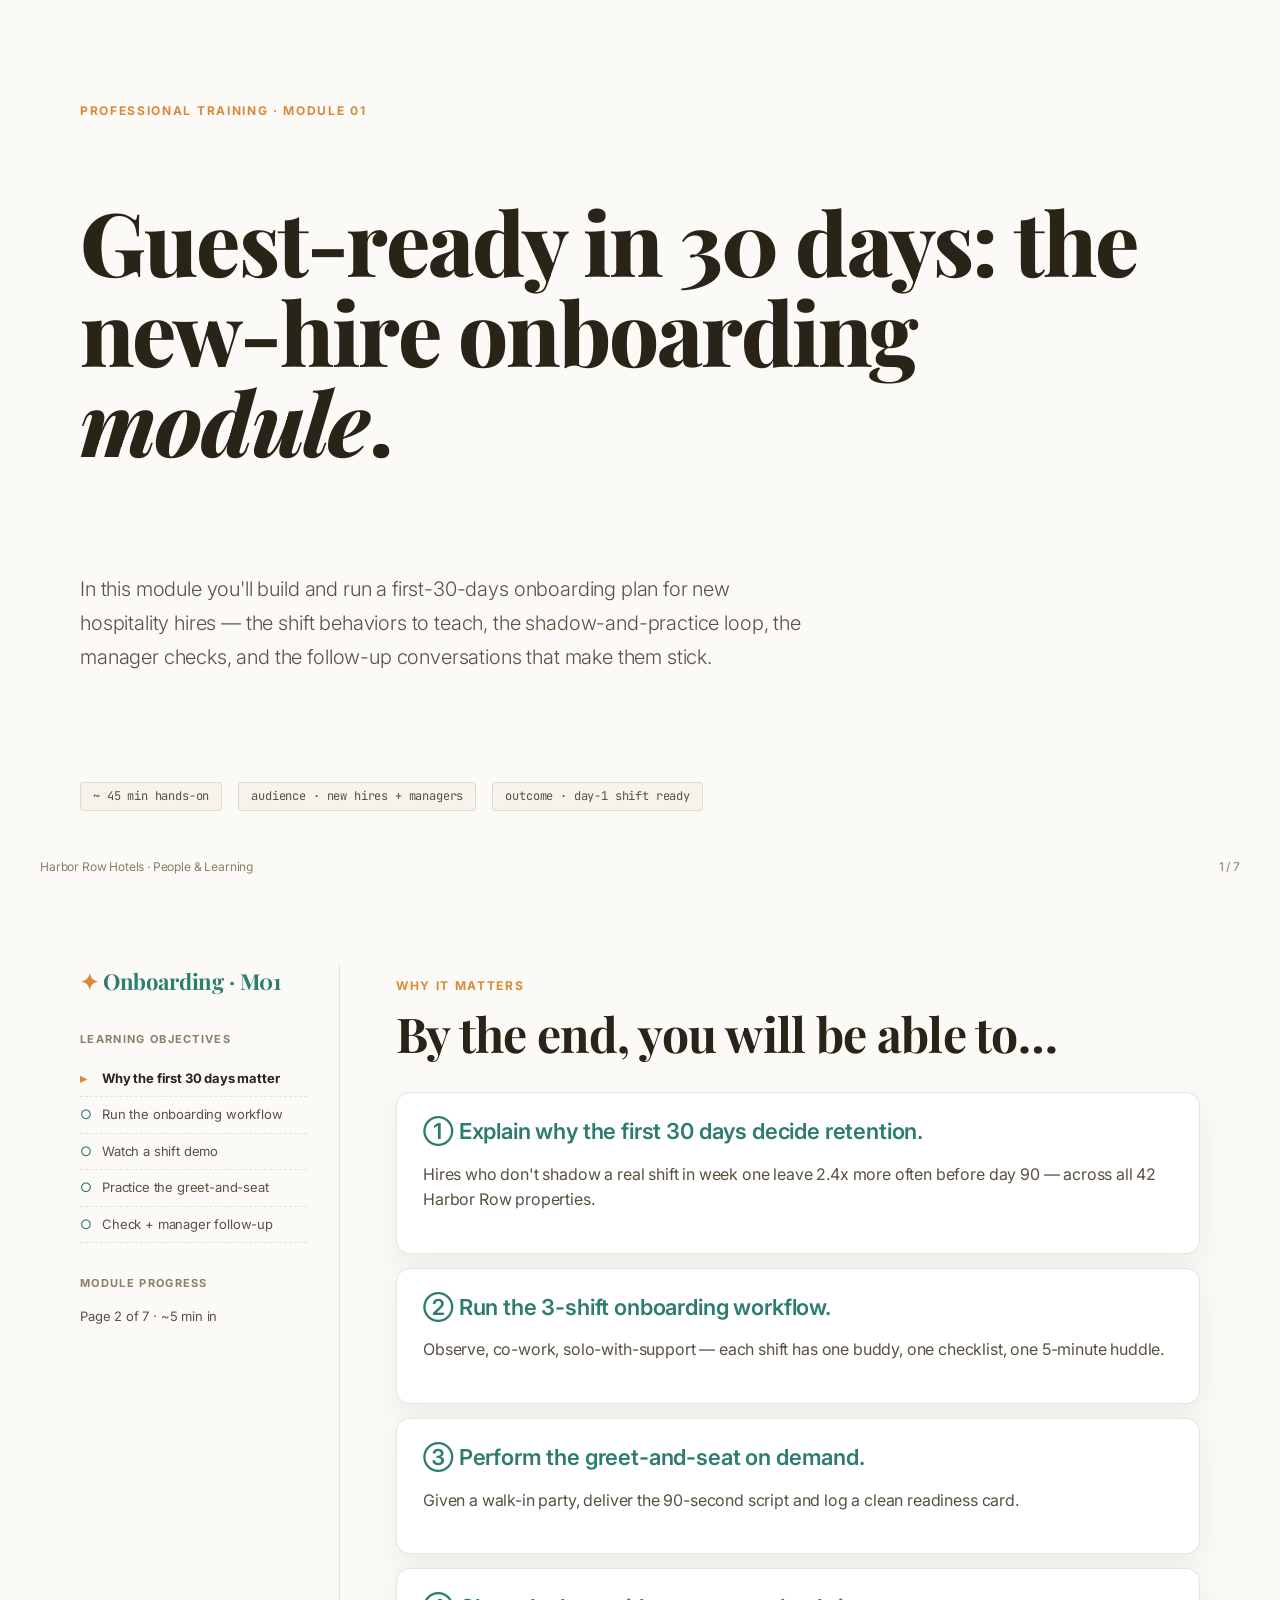
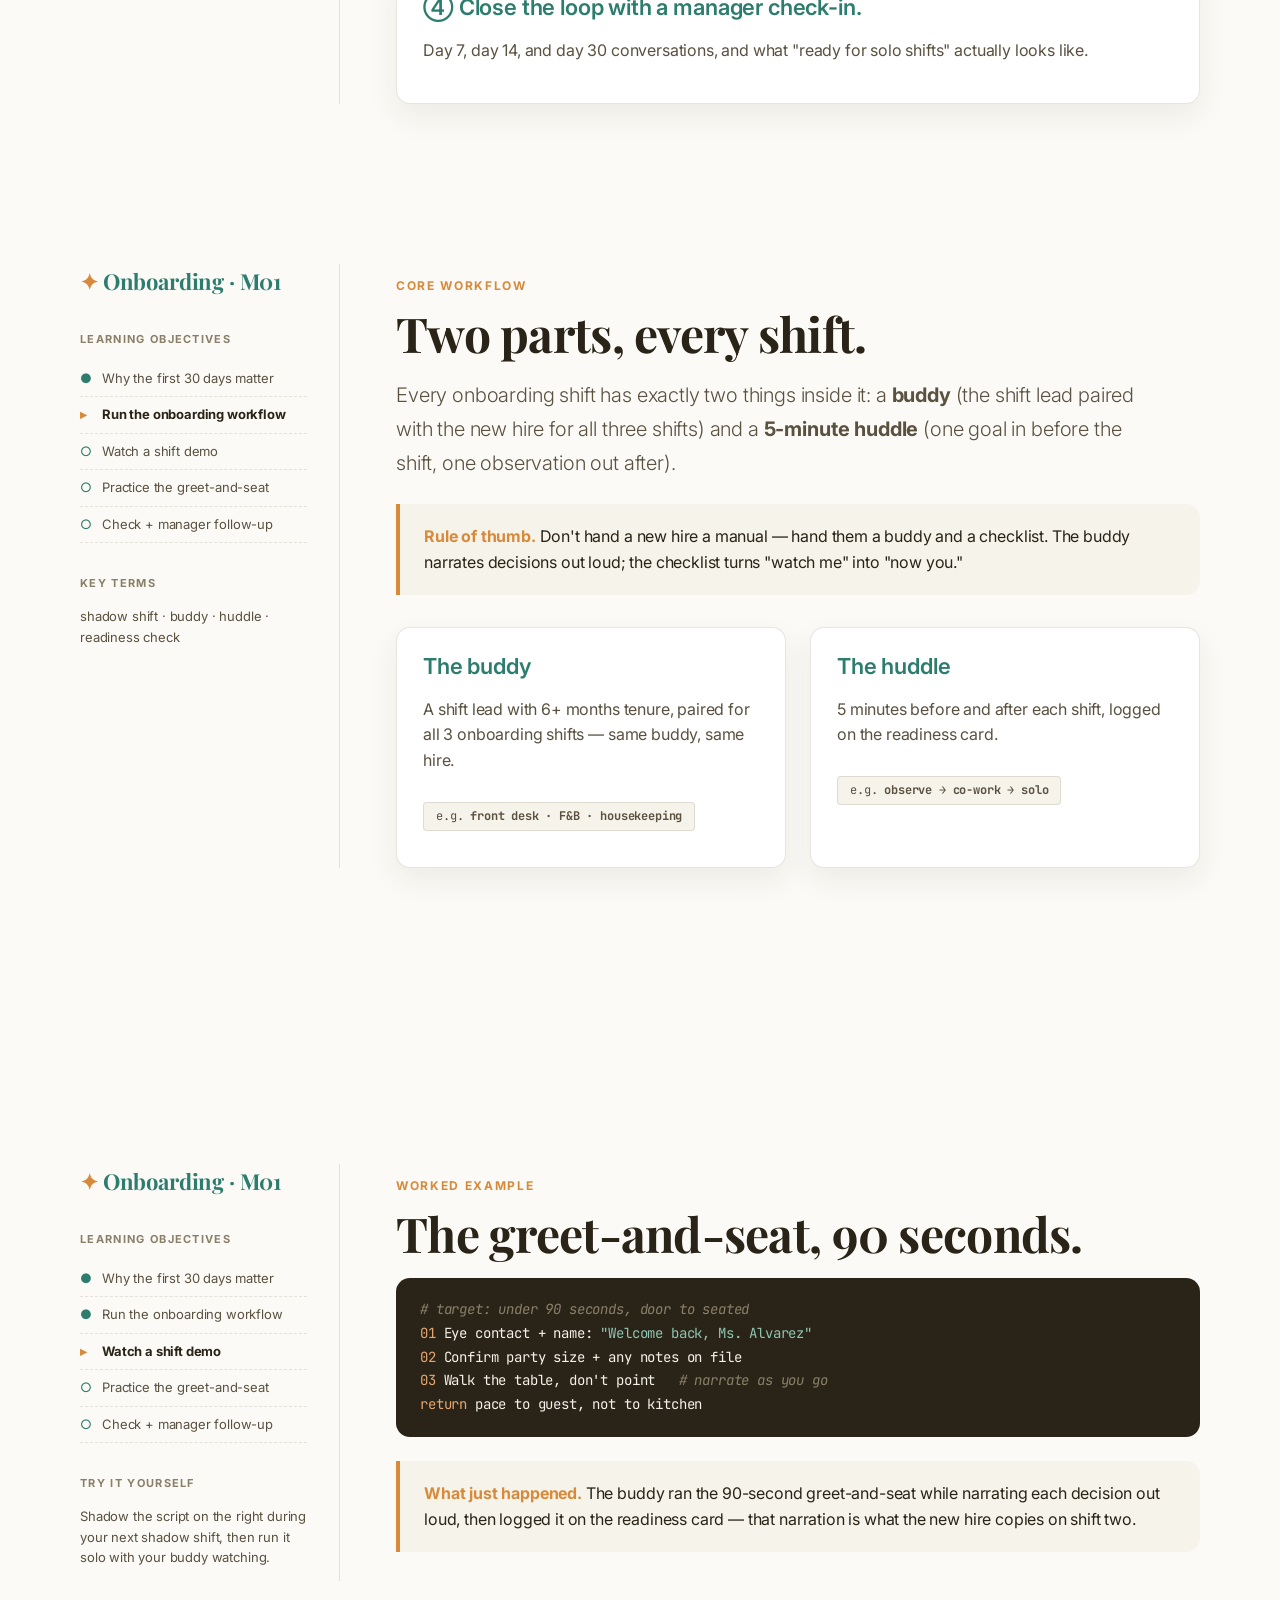
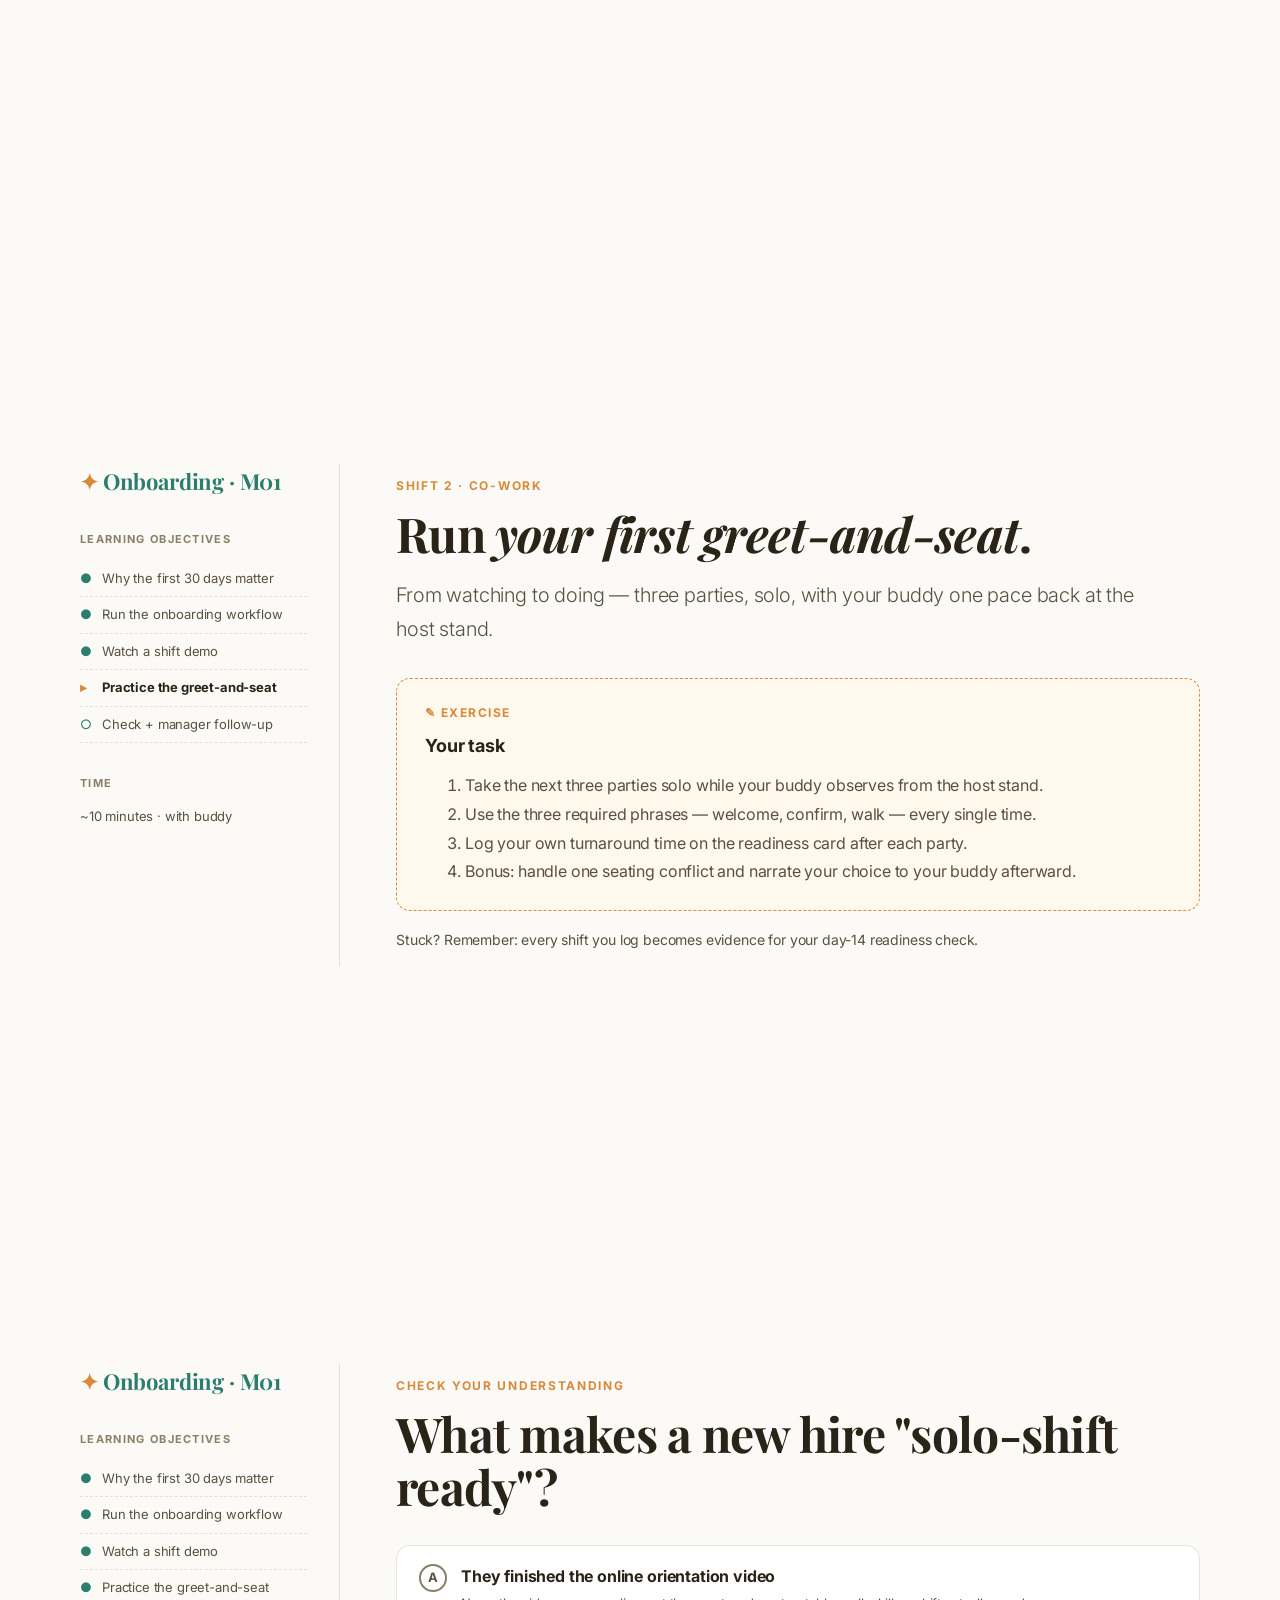
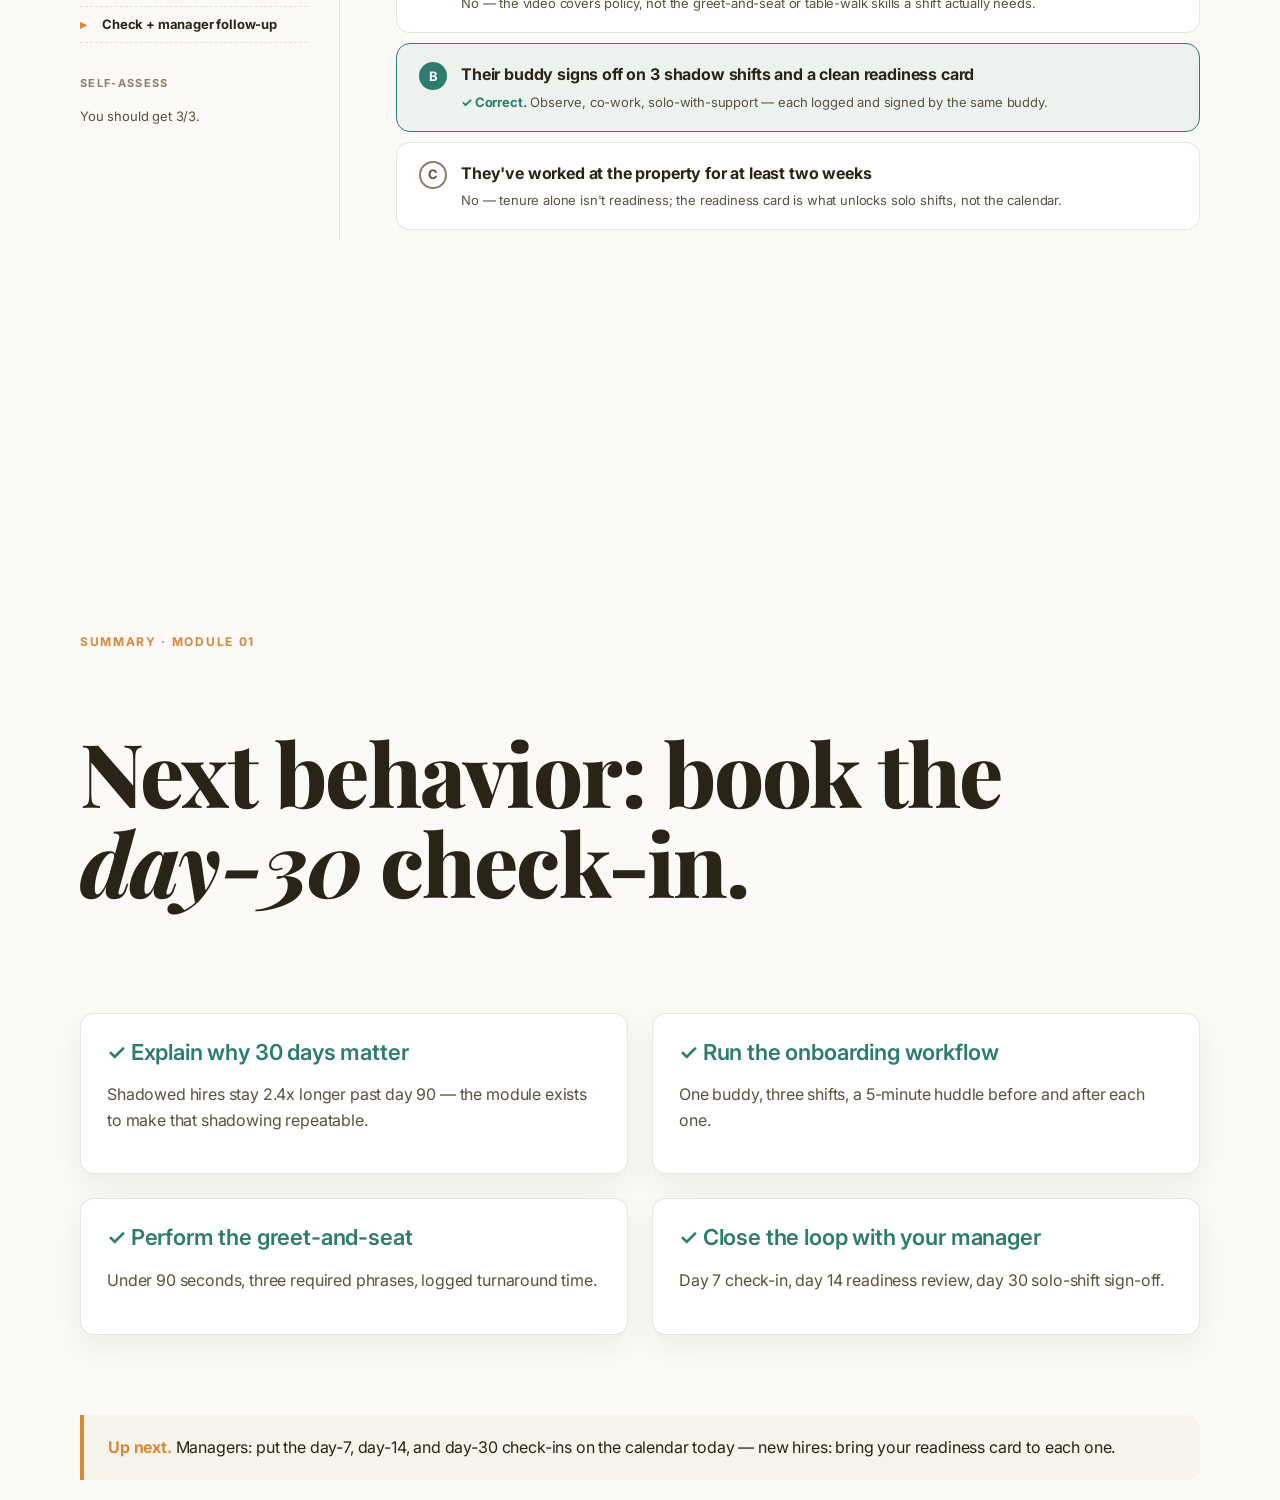
<file: design-templates/html-ppt-course-module/example.html>
<!DOCTYPE html>
<html lang="en">
<head>
<meta charset="utf-8"><meta name="viewport" content="width=device-width,initial-scale=1">
<title>Build a New-Hire Onboarding Module like a Top Enablement Lead - Professional training</title>
<style>/* html-ppt :: shared webfonts */
@import url('https://fonts.googleapis.com/css2?family=Inter:wght@200;300;400;500;600;700;800;900&display=swap');
@import url('https://fonts.googleapis.com/css2?family=Noto+Sans+SC:wght@200;300;400;500;600;700;900&display=swap');
@import url('https://fonts.googleapis.com/css2?family=Noto+Serif+SC:wght@300;400;600;700&display=swap');
@import url('https://fonts.googleapis.com/css2?family=JetBrains+Mono:wght@400;500;700&display=swap');
@import url('https://fonts.googleapis.com/css2?family=Playfair+Display:ital,wght@0,400;0,600;0,800;1,400&display=swap');
@import url('https://fonts.googleapis.com/css2?family=Space+Grotesk:wght@300;400;500;600;700&display=swap');
@import url('https://fonts.googleapis.com/css2?family=IBM+Plex+Mono:wght@300;400;500;700&display=swap');
@import url('https://fonts.googleapis.com/css2?family=Archivo+Black&display=swap');

</style>
<style>/* html-ppt :: base.css — reset + shared tokens + layout primitives */
/* Default tokens. Themes in assets/themes/*.css override the :root block. */
:root {
  --bg: #ffffff;
  --bg-soft: #f7f7f8;
  --surface: #ffffff;
  --surface-2: #f2f2f4;
  --border: rgba(0,0,0,.08);
  --border-strong: rgba(0,0,0,.16);
  --text-1: #111216;
  --text-2: #55596a;
  --text-3: #8a8f9e;
  --accent: #3b6cff;
  --accent-2: #7a5cff;
  --accent-3: #ff5c8a;
  --good: #1aaf6c;
  --warn: #f5a524;
  --bad:  #e0445a;
  --grad: linear-gradient(135deg,#3b6cff,#7a5cff 55%,#ff5c8a);
  --grad-soft: linear-gradient(135deg,#eef2ff,#f5ecff 55%,#ffeef5);
  --radius: 18px;
  --radius-sm: 12px;
  --radius-lg: 26px;
  --shadow: 0 10px 30px rgba(18,24,40,.08), 0 2px 6px rgba(18,24,40,.04);
  --shadow-lg: 0 24px 60px rgba(18,24,40,.14), 0 6px 16px rgba(18,24,40,.06);
  --font-sans: 'Inter','Noto Sans SC',-apple-system,BlinkMacSystemFont,Helvetica,Arial,sans-serif;
  --font-serif: 'Playfair Display','Noto Serif SC',Georgia,serif;
  --font-mono: 'JetBrains Mono','IBM Plex Mono',SFMono-Regular,Menlo,monospace;
  --font-display: var(--font-sans);
  --letter-tight: -.03em;
  --letter-normal: -.01em;
  --ease: cubic-bezier(.4,0,.2,1);
}

*,*::before,*::after{box-sizing:border-box}
html,body{margin:0;padding:0;background:var(--bg);color:var(--text-1);
  font-family:var(--font-sans);font-weight:400;line-height:1.6;
  -webkit-font-smoothing:antialiased;-moz-osx-font-smoothing:grayscale;
  letter-spacing:var(--letter-normal)}
img,svg,video{max-width:100%;display:block}
a{color:var(--accent);text-decoration:none}
a:hover{text-decoration:underline}
code,kbd,pre,samp{font-family:var(--font-mono)}

/* ================= SLIDE SYSTEM ================= */
.deck{position:relative;width:100vw;height:100vh;overflow:hidden;background:var(--bg)}
.slide{
  position:absolute;inset:0;
  display:flex;flex-direction:column;justify-content:center;
  padding:72px 96px;
  box-sizing:border-box;
  opacity:0;pointer-events:none;
  transition:opacity .5s var(--ease), transform .5s var(--ease);
  transform:translateX(30px);
  overflow:hidden;
}
.slide.is-active{opacity:1;pointer-events:auto;transform:translateX(0);z-index:2}
.slide.is-prev{transform:translateX(-30px)}

/* single-page standalone (used when a layout file is opened directly) */
body.single .slide{position:relative;width:100vw;height:100vh;opacity:1;transform:none;pointer-events:auto}

/* ================= TYPOGRAPHY ================= */
.eyebrow{font-size:13px;font-weight:500;letter-spacing:.16em;text-transform:uppercase;color:var(--text-3)}
.kicker{font-size:14px;font-weight:600;color:var(--accent);letter-spacing:.08em;text-transform:uppercase}
h1.title,.h1{font-family:var(--font-display);font-size:72px;line-height:1.05;font-weight:800;letter-spacing:var(--letter-tight);margin:0 0 18px;color:var(--text-1)}
h2.title,.h2{font-family:var(--font-display);font-size:54px;line-height:1.1;font-weight:700;letter-spacing:var(--letter-tight);margin:0 0 14px}
h3,.h3{font-size:32px;line-height:1.2;font-weight:600;letter-spacing:var(--letter-normal);margin:0 0 10px}
h4,.h4{font-size:22px;line-height:1.3;font-weight:600;margin:0 0 8px}
.lede{font-size:22px;line-height:1.55;color:var(--text-2);font-weight:300;max-width:62ch}
.dim{color:var(--text-2)}
.dim2{color:var(--text-3)}
.mono{font-family:var(--font-mono)}
.serif{font-family:var(--font-serif)}
.gradient-text{background:var(--grad);-webkit-background-clip:text;background-clip:text;-webkit-text-fill-color:transparent;color:transparent}

/* ================= LAYOUT PRIMITIVES ================= */
.stack>*+*{margin-top:14px}
.row{display:flex;gap:24px;align-items:center}
.row.wrap{flex-wrap:wrap}
.grid{display:grid;gap:24px}
.g2{grid-template-columns:repeat(2,1fr)}
.g3{grid-template-columns:repeat(3,1fr)}
.g4{grid-template-columns:repeat(4,1fr)}
.center{display:flex;align-items:center;justify-content:center;text-align:center}
.fill{flex:1}
.sp-t{padding-top:24px}.sp-b{padding-bottom:24px}
.mt-s{margin-top:8px}.mt-m{margin-top:18px}.mt-l{margin-top:32px}
.mb-s{margin-bottom:8px}.mb-m{margin-bottom:18px}.mb-l{margin-bottom:32px}

/* ================= CARDS ================= */
.card{background:var(--surface);border:1px solid var(--border);border-radius:var(--radius);
  padding:26px 28px;box-shadow:var(--shadow);position:relative;overflow:hidden}
.card-soft{background:var(--surface-2);border:1px solid var(--border)}
.card-outline{background:transparent;border:1.5px solid var(--border-strong);box-shadow:none}
.card-accent{background:var(--surface);border-top:3px solid var(--accent)}
.card-hover{transition:transform .3s var(--ease),box-shadow .3s var(--ease)}
.card-hover:hover{transform:translateY(-4px);box-shadow:var(--shadow-lg)}

.pill{display:inline-block;padding:4px 12px;border-radius:999px;font-size:12px;font-weight:500;
  background:var(--surface-2);color:var(--text-2);border:1px solid var(--border)}
.pill-accent{background:color-mix(in srgb,var(--accent) 12%,transparent);color:var(--accent);border-color:color-mix(in srgb,var(--accent) 28%,transparent)}

/* ================= BARS / DIVIDERS ================= */
.divider{height:1px;background:var(--border);width:100%}
.divider-accent{height:3px;width:72px;background:var(--accent);border-radius:2px}

/* ================= CHROME (header/footer/progress) ================= */
.deck-header{position:absolute;top:24px;left:40px;right:40px;display:flex;align-items:center;justify-content:space-between;
  font-size:12px;color:var(--text-3);letter-spacing:.12em;text-transform:uppercase;z-index:10;pointer-events:none}
.deck-footer{position:absolute;bottom:24px;left:40px;right:40px;display:flex;align-items:center;justify-content:space-between;
  font-size:12px;color:var(--text-3);z-index:10;pointer-events:none}
.slide-number::before{content:attr(data-current)}
.slide-number::after{content:" / " attr(data-total)}
.progress-bar{position:fixed;left:0;right:0;bottom:0;height:3px;background:transparent;z-index:20}
.progress-bar > span{display:block;height:100%;width:0;background:var(--accent);transition:width .3s var(--ease)}

/* ================= PRESENTER / OVERVIEW ================= */
.notes{display:none!important}
.notes-overlay{position:fixed;inset:auto 0 0 0;max-height:42vh;background:rgba(20,22,30,.95);color:#e8ebf4;
  padding:20px 32px;font-size:16px;line-height:1.6;border-top:1px solid rgba(255,255,255,.1);transform:translateY(100%);
  transition:transform .3s var(--ease);z-index:40;overflow:auto;font-family:var(--font-sans)}
.notes-overlay.open{transform:translateY(0)}
.overview{position:fixed;inset:0;background:rgba(10,12,18,.92);backdrop-filter:blur(12px);z-index:50;
  display:none;padding:40px;overflow:auto}
.overview.open{display:grid;grid-template-columns:repeat(4,1fr);gap:20px;align-content:start}
.overview .thumb{background:var(--surface);border:1px solid var(--border);border-radius:12px;
  aspect-ratio:16/9;overflow:hidden;cursor:pointer;position:relative;color:var(--text-1);padding:16px;
  font-size:11px;transition:transform .2s var(--ease)}
.overview .thumb:hover{transform:scale(1.04)}
.overview .thumb .n{position:absolute;top:8px;left:10px;font-weight:700;font-size:14px;color:var(--text-3)}
.overview .thumb .t{position:absolute;bottom:10px;left:14px;right:14px;font-weight:600;color:var(--text-1)}

/* ================= PRESENTER VIEW ================= */
/* Presenter view opens in a separate popup window (S key).
 * All presenter styles are self-contained in the popup HTML generated by runtime.js.
 * The audience window (this file) is NOT affected — it stays as normal deck view.
 * Only the .notes class below is needed to hide speaker notes from audience. */

/* ================= UTILITY ================= */
.hidden{display:none!important}
.nowrap{white-space:nowrap}
.tr{text-align:right}.tc{text-align:center}.tl{text-align:left}
.uppercase{text-transform:uppercase;letter-spacing:.12em}

/* ================= PRINT ================= */
@media print{
  .slide{position:relative;opacity:1!important;transform:none!important;page-break-after:always;height:100vh}
  .deck-header,.deck-footer,.progress-bar,.notes-overlay,.overview{display:none!important}
}

</style>
<style>/* html-ppt :: animations.css
 * Apply by adding class="anim-<name>" or data-anim="<name>".
 * Durations are deliberately snappy; tweak --anim-dur per element.
 */
:root{--anim-dur:.7s;--anim-ease:cubic-bezier(.4,0,.2,1)}

/* ---------- FADE DIRECTIONALS ---------- */
@keyframes kf-fade-up{from{opacity:0;transform:translateY(32px)}to{opacity:1;transform:none}}
@keyframes kf-fade-down{from{opacity:0;transform:translateY(-32px)}to{opacity:1;transform:none}}
@keyframes kf-fade-left{from{opacity:0;transform:translateX(-40px)}to{opacity:1;transform:none}}
@keyframes kf-fade-right{from{opacity:0;transform:translateX(40px)}to{opacity:1;transform:none}}
.anim-fade-up{animation:kf-fade-up var(--anim-dur) var(--anim-ease) both}
.anim-fade-down{animation:kf-fade-down var(--anim-dur) var(--anim-ease) both}
.anim-fade-left{animation:kf-fade-left var(--anim-dur) var(--anim-ease) both}
.anim-fade-right{animation:kf-fade-right var(--anim-dur) var(--anim-ease) both}

/* ---------- RISE / DROP / ZOOM / BLUR / GLITCH ---------- */
@keyframes kf-rise{from{opacity:0;transform:translateY(60px) scale(.97);filter:blur(6px)}to{opacity:1;transform:none;filter:none}}
@keyframes kf-drop{from{opacity:0;transform:translateY(-60px) scale(.97)}to{opacity:1;transform:none}}
@keyframes kf-zoom{0%{opacity:0;transform:scale(.6)}60%{transform:scale(1.04)}100%{opacity:1;transform:scale(1)}}
@keyframes kf-blur{from{opacity:0;filter:blur(18px)}to{opacity:1;filter:none}}
@keyframes kf-glitch{0%{opacity:0;transform:translateX(0);clip-path:inset(0 0 0 0)}
  20%{opacity:1;transform:translateX(-6px);clip-path:inset(20% 0 30% 0)}
  40%{transform:translateX(4px);clip-path:inset(50% 0 10% 0)}
  60%{transform:translateX(-3px);clip-path:inset(10% 0 60% 0)}
  80%{transform:translateX(2px);clip-path:inset(0 0 0 0)}
  100%{opacity:1;transform:none}}
.anim-rise-in{animation:kf-rise .9s var(--anim-ease) both}
.anim-drop-in{animation:kf-drop .8s var(--anim-ease) both}
.anim-zoom-pop{animation:kf-zoom .7s cubic-bezier(.22,1.3,.36,1) both}
.anim-blur-in{animation:kf-blur .8s var(--anim-ease) both}
.anim-glitch-in{animation:kf-glitch .8s steps(5,end) both}

/* ---------- TYPEWRITER ---------- */
.anim-typewriter{display:inline-block;overflow:hidden;white-space:nowrap;border-right:2px solid currentColor;
  width:0;animation:kf-type 2.4s steps(40,end) forwards, kf-caret 1s step-end infinite}
@keyframes kf-type{to{width:100%}}
@keyframes kf-caret{50%{border-color:transparent}}

/* ---------- GLOW / SHIMMER / GRADIENT-FLOW ---------- */
@keyframes kf-neon{0%,100%{text-shadow:0 0 8px var(--accent),0 0 20px var(--accent)}
  50%{text-shadow:0 0 16px var(--accent),0 0 40px var(--accent),0 0 80px var(--accent)}}
.anim-neon-glow{animation:kf-neon 2s ease-in-out infinite}

.anim-shimmer-sweep{position:relative;overflow:hidden}
.anim-shimmer-sweep::after{content:"";position:absolute;inset:0;
  background:linear-gradient(110deg,transparent 40%,rgba(255,255,255,.55) 50%,transparent 60%);
  transform:translateX(-100%);animation:kf-shimmer 2.4s var(--anim-ease) infinite}
@keyframes kf-shimmer{to{transform:translateX(100%)}}

.anim-gradient-flow{background:linear-gradient(90deg,var(--accent),var(--accent-2,var(--accent)),var(--accent-3,var(--accent)),var(--accent));
  background-size:300% 100%;-webkit-background-clip:text;background-clip:text;color:transparent;-webkit-text-fill-color:transparent;
  animation:kf-gradflow 4s linear infinite}
@keyframes kf-gradflow{to{background-position:300% 0}}

/* ---------- STAGGER LIST ---------- */
.anim-stagger-list > *{opacity:0;animation:kf-rise .65s var(--anim-ease) both}
.anim-stagger-list > *:nth-child(1){animation-delay:.05s}
.anim-stagger-list > *:nth-child(2){animation-delay:.15s}
.anim-stagger-list > *:nth-child(3){animation-delay:.25s}
.anim-stagger-list > *:nth-child(4){animation-delay:.35s}
.anim-stagger-list > *:nth-child(5){animation-delay:.45s}
.anim-stagger-list > *:nth-child(6){animation-delay:.55s}
.anim-stagger-list > *:nth-child(7){animation-delay:.65s}
.anim-stagger-list > *:nth-child(8){animation-delay:.75s}
.anim-stagger-list > *:nth-child(n+9){animation-delay:.85s}

/* ---------- COUNTER-UP (JS-driven, marker class only) ---------- */
.counter{font-variant-numeric:tabular-nums}

/* ---------- SVG PATH DRAW ---------- */
.anim-path-draw path,.anim-path-draw line,.anim-path-draw polyline,.anim-path-draw circle,.anim-path-draw rect{
  stroke-dasharray:1000;stroke-dashoffset:1000;animation:kf-draw 2s var(--anim-ease) forwards}
@keyframes kf-draw{to{stroke-dashoffset:0}}

/* ---------- PARALLAX TILT (hover) ---------- */
.anim-parallax-tilt{transform-style:preserve-3d;transition:transform .4s var(--anim-ease)}
.anim-parallax-tilt:hover{transform:perspective(900px) rotateX(6deg) rotateY(-8deg) translateZ(10px)}

/* ---------- CARD FLIP 3D ---------- */
@keyframes kf-flip{from{transform:perspective(1200px) rotateY(-90deg);opacity:0}
  to{transform:perspective(1200px) rotateY(0);opacity:1}}
.anim-card-flip-3d{animation:kf-flip .9s var(--anim-ease) both;transform-style:preserve-3d;backface-visibility:hidden}

/* ---------- CUBE ROTATE 3D ---------- */
@keyframes kf-cube{from{transform:perspective(1200px) rotateX(20deg) rotateY(-90deg) translateZ(-200px);opacity:0}
  to{transform:perspective(1200px) rotateX(0) rotateY(0) translateZ(0);opacity:1}}
.anim-cube-rotate-3d{animation:kf-cube 1s var(--anim-ease) both}

/* ---------- PAGE TURN 3D ---------- */
@keyframes kf-pageturn{from{transform:perspective(1600px) rotateY(-85deg);transform-origin:left center;opacity:0}
  to{transform:perspective(1600px) rotateY(0);opacity:1}}
.anim-page-turn-3d{animation:kf-pageturn 1s var(--anim-ease) both;transform-origin:left center}

/* ---------- PERSPECTIVE ZOOM ---------- */
@keyframes kf-pzoom{from{opacity:0;transform:perspective(1400px) translateZ(-400px) rotateX(12deg)}
  to{opacity:1;transform:none}}
.anim-perspective-zoom{animation:kf-pzoom 1s var(--anim-ease) both}

/* ---------- MARQUEE SCROLL ---------- */
.anim-marquee-scroll{display:flex;gap:48px;white-space:nowrap;animation:kf-marquee 20s linear infinite}
@keyframes kf-marquee{from{transform:translateX(0)}to{transform:translateX(-50%)}}

/* ---------- KEN BURNS ---------- */
@keyframes kf-kenburns{0%{transform:scale(1) translate(0,0)}100%{transform:scale(1.15) translate(-2%,-1%)}}
.anim-kenburns{animation:kf-kenburns 14s ease-in-out infinite alternate}

/* ---------- CONFETTI BURST (pseudo — pure CSS sparkles) ---------- */
.anim-confetti-burst{position:relative}
.anim-confetti-burst::before,.anim-confetti-burst::after{
  content:"";position:absolute;top:50%;left:50%;width:8px;height:8px;border-radius:50%;
  background:var(--accent);box-shadow:
    20px -30px 0 var(--accent-2,var(--accent)),-25px -20px 0 var(--accent-3,var(--accent)),
    30px 20px 0 var(--good,#1aaf6c),-30px 25px 0 var(--warn,#f5a524),
    40px -10px 0 var(--bad,#e0445a),-45px 0 0 var(--accent),
    10px 40px 0 var(--accent-2,var(--accent)),-15px -40px 0 var(--accent-3,var(--accent));
  opacity:0;animation:kf-confetti 1.2s var(--anim-ease) forwards}
.anim-confetti-burst::after{animation-delay:.15s;transform:rotate(45deg)}
@keyframes kf-confetti{0%{opacity:0;transform:scale(.2)}30%{opacity:1}100%{opacity:0;transform:scale(2.2)}}

/* ---------- SPOTLIGHT ---------- */
@keyframes kf-spot{0%{clip-path:circle(0% at 50% 50%)}100%{clip-path:circle(140% at 50% 50%)}}
.anim-spotlight{animation:kf-spot 1.1s var(--anim-ease) both}

/* ---------- MORPH SHAPE (SVG) ---------- */
.anim-morph-shape path{animation:kf-morph 6s ease-in-out infinite alternate}
@keyframes kf-morph{0%{d:path("M60,120 Q120,20 180,120 T300,120")}
  100%{d:path("M60,120 Q120,220 180,120 T300,120")}}

/* ---------- RIPPLE REVEAL ---------- */
@keyframes kf-ripple{0%{clip-path:circle(0% at 20% 80%);opacity:.4}
  100%{clip-path:circle(160% at 20% 80%);opacity:1}}
.anim-ripple-reveal{animation:kf-ripple 1.2s var(--anim-ease) both}

/* reduced motion */
@media (prefers-reduced-motion: reduce){
  [class*="anim-"]{animation:none!important;transition:none!important}
}

</style>
<style>/* course-module — academic but friendly */
.tpl-course-module{
  --bg:#fbfaf6;--bg-soft:#f4f1e8;--surface:#ffffff;--surface-2:#f6f3ea;
  --border:rgba(60,45,20,.12);--border-strong:rgba(60,45,20,.24);
  --text-1:#2a2418;--text-2:#5a5140;--text-3:#8a7f68;
  --accent:#2d7d6e;--accent-2:#d88a3a;--accent-3:#c4593f;
  --grad:linear-gradient(135deg,#2d7d6e,#4ea893);
  --radius:14px;--radius-lg:20px;
  --shadow:0 12px 30px rgba(60,45,20,.07);
  font-family:'Inter','Noto Sans SC',sans-serif;
}
.tpl-course-module .slide{padding:64px 80px;background:var(--bg);display:grid;grid-template-columns:260px 1fr;gap:56px;align-content:start}
.tpl-course-module .slide.full{grid-template-columns:1fr;display:flex;flex-direction:column;justify-content:center}
.tpl-course-module .sidebar{border-right:1px solid var(--border);padding-right:32px;position:relative}
.tpl-course-module .sidebar .brand{font-family:'Playfair Display',serif;font-size:22px;font-weight:700;color:var(--accent)}
.tpl-course-module .sidebar .brand::before{content:"✦ ";color:var(--accent-2)}
.tpl-course-module .sidebar h5{font-size:11px;font-weight:700;text-transform:uppercase;letter-spacing:.12em;color:var(--text-3);margin:32px 0 12px}
.tpl-course-module .obj-list{list-style:none;padding:0;margin:0;font-size:13px;color:var(--text-2);line-height:1.5}
.tpl-course-module .obj-list li{padding:8px 0 8px 22px;position:relative;border-bottom:1px dashed var(--border)}
.tpl-course-module .obj-list li::before{content:"○";position:absolute;left:0;top:8px;color:var(--accent)}
.tpl-course-module .obj-list li.done::before{content:"●";color:var(--accent)}
.tpl-course-module .obj-list li.current{color:var(--text-1);font-weight:700}
.tpl-course-module .obj-list li.current::before{content:"▸";color:var(--accent-2)}
.tpl-course-module .main{min-width:0}
.tpl-course-module .h1{font-family:'Playfair Display',serif;font-size:72px;line-height:1.02;font-weight:800;letter-spacing:-.02em;color:var(--text-1)}
.tpl-course-module .h2{font-family:'Playfair Display',serif;font-size:48px;line-height:1.1;font-weight:700;letter-spacing:-.015em;color:var(--text-1)}
.tpl-course-module h3,.tpl-course-module h4{color:var(--text-1)}
.tpl-course-module .kicker{color:var(--accent-2);font-size:12px;font-weight:700;letter-spacing:.14em}
.tpl-course-module .lede{font-size:20px;color:var(--text-2);line-height:1.7}
.tpl-course-module .callout{border-left:4px solid var(--accent-2);background:var(--surface-2);padding:20px 24px;border-radius:0 var(--radius) var(--radius) 0;margin-top:24px}
.tpl-course-module .callout b{color:var(--accent-2)}
.tpl-course-module .concept-box{background:var(--surface);border:1px solid var(--border);border-radius:var(--radius);padding:24px 26px;box-shadow:var(--shadow)}
.tpl-course-module .concept-box h4{margin-top:0;color:var(--accent)}
.tpl-course-module .exercise{background:#fff8ed;border:1.5px dashed var(--accent-2);border-radius:var(--radius);padding:24px 28px}
.tpl-course-module .exercise::before{content:"✎ Exercise";display:block;font-size:12px;font-weight:700;letter-spacing:.12em;color:var(--accent-2);margin-bottom:10px;text-transform:uppercase}
.tpl-course-module .code{background:#2a2418;color:#f4f1e8;border-radius:var(--radius);padding:20px 24px;font-family:'JetBrains Mono',monospace;font-size:14px;line-height:1.7;overflow:auto}
.tpl-course-module .code .cmt{color:#8a7f68;font-style:italic}
.tpl-course-module .code .kw{color:#e8a770}
.tpl-course-module .code .str{color:#8ec6b2}
.tpl-course-module .mcq{background:var(--surface);border:1px solid var(--border);border-radius:var(--radius);padding:18px 22px;margin-bottom:10px;display:flex;gap:14px;align-items:flex-start;cursor:pointer}
.tpl-course-module .mcq .letter{flex:none;width:28px;height:28px;border-radius:50%;border:2px solid var(--text-3);display:flex;align-items:center;justify-content:center;font-weight:700;font-size:13px;color:var(--text-2)}
.tpl-course-module .mcq.correct{border-color:var(--accent);background:rgba(45,125,110,.06)}
.tpl-course-module .mcq.correct .letter{border-color:var(--accent);background:var(--accent);color:#fff}
.tpl-course-module .pill-academic{display:inline-block;padding:4px 12px;border-radius:4px;background:var(--surface-2);border:1px solid var(--border);font-size:12px;color:var(--text-2);font-family:'JetBrains Mono',monospace}
.tpl-course-module .slide.full .h1{font-size:88px}
.tpl-course-module .deck-footer{color:var(--text-3)}

</style>
<style>
/* Static-preview fallback (runtime.js is absent — keep every slide visible) */
.deck{height:auto;min-height:100vh;overflow:visible}
.slide{position:relative;inset:auto;opacity:1;pointer-events:auto;transform:none;height:100vh;page-break-after:always}
.deck-header,.deck-footer,.slide-number,.progress-bar,.notes-overlay,.overview{pointer-events:none}
.notes{display:none!important}
</style></head>
<body class="tpl-course-module">
<div class="deck">

  <!-- 1. Cover -->
  <section class="slide full" data-title="Cover">
    <p class="kicker">PROFESSIONAL TRAINING · MODULE 01</p>
    <h1 class="h1 mt-s">Guest-ready in 30 days: the<br>new-hire onboarding <em>module</em>.</h1>
    <p class="lede mt-l" style="max-width:62ch">In this module you'll build and run a first-30-days onboarding plan for new hospitality hires — the shift behaviors to teach, the shadow-and-practice loop, the manager checks, and the follow-up conversations that make them stick.</p>
    <div class="row mt-l" style="gap:16px">
      <span class="pill-academic">~ 45 min hands-on</span>
      <span class="pill-academic">audience · new hires + managers</span>
      <span class="pill-academic">outcome · day-1 shift ready</span>
    </div>
    <div class="deck-footer"><span>Harbor Row Hotels · People &amp; Learning</span><span class="slide-number" data-current="1" data-total="7"></span></div>
  </section>

  <!-- 2. Objectives -->
  <section class="slide" data-title="Objectives">
    <aside class="sidebar">
      <div class="brand">Onboarding · M01</div>
      <h5>Learning objectives</h5>
      <ul class="obj-list">
        <li class="current">Why the first 30 days matter</li>
        <li>Run the onboarding workflow</li>
        <li>Watch a shift demo</li>
        <li>Practice the greet-and-seat</li>
        <li>Check + manager follow-up</li>
      </ul>
      <h5>Module progress</h5>
      <p class="dim" style="font-size:13px">Page 2 of 7 · ~5 min in</p>
    </aside>
    <div class="main">
      <p class="kicker">WHY IT MATTERS</p>
      <h2 class="h2 mt-s">By the end, you will be able to…</h2>
      <div class="stack mt-l">
        <div class="concept-box"><h4>① Explain why the first 30 days decide retention.</h4><p class="dim">Hires who don't shadow a real shift in week one leave 2.4x more often before day 90 — across all 42 Harbor Row properties.</p></div>
        <div class="concept-box"><h4>② Run the 3-shift onboarding workflow.</h4><p class="dim">Observe, co-work, solo-with-support — each shift has one buddy, one checklist, one 5-minute huddle.</p></div>
        <div class="concept-box"><h4>③ Perform the greet-and-seat on demand.</h4><p class="dim">Given a walk-in party, deliver the 90-second script and log a clean readiness card.</p></div>
        <div class="concept-box"><h4>④ Close the loop with a manager check-in.</h4><p class="dim">Day 7, day 14, and day 30 conversations, and what "ready for solo shifts" actually looks like.</p></div>
      </div>
    </div>
  </section>

  <!-- 3. Concept -->
  <section class="slide" data-title="Concept">
    <aside class="sidebar">
      <div class="brand">Onboarding · M01</div>
      <h5>Learning objectives</h5>
      <ul class="obj-list">
        <li class="done">Why the first 30 days matter</li>
        <li class="current">Run the onboarding workflow</li>
        <li>Watch a shift demo</li>
        <li>Practice the greet-and-seat</li>
        <li>Check + manager follow-up</li>
      </ul>
      <h5>Key terms</h5>
      <p class="dim" style="font-size:13px">shadow shift · buddy · huddle · readiness check</p>
    </aside>
    <div class="main">
      <p class="kicker">CORE WORKFLOW</p>
      <h2 class="h2 mt-s">Two parts, every shift.</h2>
      <p class="lede mt-m">Every onboarding shift has exactly two things inside it: a <b>buddy</b> (the shift lead paired with the new hire for all three shifts) and a <b>5-minute huddle</b> (one goal in before the shift, one observation out after).</p>
      <div class="callout">
        <b>Rule of thumb.</b> Don't hand a new hire a manual — hand them a buddy and a checklist. The buddy narrates decisions out loud; the checklist turns "watch me" into "now you."
      </div>
      <div class="grid g2 mt-l">
        <div class="concept-box"><h4>The buddy</h4><p class="dim">A shift lead with 6+ months tenure, paired for all 3 onboarding shifts — same buddy, same hire.</p><p class="pill-academic">e.g. <b>front desk · F&amp;B · housekeeping</b></p></div>
        <div class="concept-box"><h4>The huddle</h4><p class="dim">5 minutes before and after each shift, logged on the readiness card.</p><p class="pill-academic">e.g. <b>observe → co-work → solo</b></p></div>
      </div>
    </div>
  </section>

  <!-- 4. Example -->
  <section class="slide" data-title="Example">
    <aside class="sidebar">
      <div class="brand">Onboarding · M01</div>
      <h5>Learning objectives</h5>
      <ul class="obj-list">
        <li class="done">Why the first 30 days matter</li>
        <li class="done">Run the onboarding workflow</li>
        <li class="current">Watch a shift demo</li>
        <li>Practice the greet-and-seat</li>
        <li>Check + manager follow-up</li>
      </ul>
      <h5>Try it yourself</h5>
      <p class="dim" style="font-size:13px">Shadow the script on the right during your next shadow shift, then run it solo with your buddy watching.</p>
    </aside>
    <div class="main">
      <p class="kicker">WORKED EXAMPLE</p>
      <h2 class="h2 mt-s">The greet-and-seat, 90 seconds.</h2>
      <div class="code mt-m"><pre style="margin:0"><span class="cmt"># target: under 90 seconds, door to seated</span>
<span class="kw">01</span> Eye contact + name: <span class="str">"Welcome back, Ms. Alvarez"</span>
<span class="kw">02</span> Confirm party size + any notes on file
<span class="kw">03</span> Walk the table, don't point   <span class="cmt"># narrate as you go</span>
<span class="kw">return</span> pace to guest, not to kitchen</pre></div>
      <div class="callout">
        <b>What just happened.</b> The buddy ran the 90-second greet-and-seat while narrating each decision out loud, then logged it on the readiness card — that narration is what the new hire copies on shift two.
      </div>
    </div>
  </section>

  <!-- 5. Exercise -->
  <section class="slide" data-title="Exercise">
    <aside class="sidebar">
      <div class="brand">Onboarding · M01</div>
      <h5>Learning objectives</h5>
      <ul class="obj-list">
        <li class="done">Why the first 30 days matter</li>
        <li class="done">Run the onboarding workflow</li>
        <li class="done">Watch a shift demo</li>
        <li class="current">Practice the greet-and-seat</li>
        <li>Check + manager follow-up</li>
      </ul>
      <h5>Time</h5>
      <p class="dim" style="font-size:13px">~10 minutes · with buddy</p>
    </aside>
    <div class="main">
      <p class="kicker">SHIFT 2 · CO-WORK</p>
      <h2 class="h2 mt-s">Run <em>your first greet-and-seat</em>.</h2>
      <p class="lede mt-m">From watching to doing — three parties, solo, with your buddy one pace back at the host stand.</p>
      <div class="exercise mt-l">
        <p style="margin:0;font-size:18px;color:var(--text-1)"><b>Your task</b></p>
        <ol style="color:var(--text-2);line-height:1.8;margin:10px 0 0">
          <li>Take the next three parties solo while your buddy observes from the host stand.</li>
          <li>Use the three required phrases — welcome, confirm, walk — every single time.</li>
          <li>Log your own turnaround time on the readiness card after each party.</li>
          <li>Bonus: handle one seating conflict and narrate your choice to your buddy afterward.</li>
        </ol>
      </div>
      <p class="dim mt-m" style="font-size:14px">Stuck? Remember: every shift you log becomes evidence for your day-14 readiness check.</p>
    </div>
  </section>

  <!-- 6. Check understanding -->
  <section class="slide" data-title="Check">
    <aside class="sidebar">
      <div class="brand">Onboarding · M01</div>
      <h5>Learning objectives</h5>
      <ul class="obj-list">
        <li class="done">Why the first 30 days matter</li>
        <li class="done">Run the onboarding workflow</li>
        <li class="done">Watch a shift demo</li>
        <li class="done">Practice the greet-and-seat</li>
        <li class="current">Check + manager follow-up</li>
      </ul>
      <h5>Self-assess</h5>
      <p class="dim" style="font-size:13px">You should get 3/3.</p>
    </aside>
    <div class="main">
      <p class="kicker">CHECK YOUR UNDERSTANDING</p>
      <h2 class="h2 mt-s">What makes a new hire "solo-shift ready"?</h2>
      <div class="mt-l">
        <div class="mcq"><div class="letter">A</div><div><b>They finished the online orientation video</b><p class="dim" style="font-size:13px;margin:4px 0 0">No — the video covers policy, not the greet-and-seat or table-walk skills a shift actually needs.</p></div></div>
        <div class="mcq correct"><div class="letter">B</div><div><b>Their buddy signs off on 3 shadow shifts and a clean readiness card</b><p class="dim" style="font-size:13px;margin:4px 0 0"><b style="color:var(--accent)">✓ Correct.</b> Observe, co-work, solo-with-support — each logged and signed by the same buddy.</p></div></div>
        <div class="mcq"><div class="letter">C</div><div><b>They've worked at the property for at least two weeks</b><p class="dim" style="font-size:13px;margin:4px 0 0">No — tenure alone isn't readiness; the readiness card is what unlocks solo shifts, not the calendar.</p></div></div>
      </div>
    </div>
  </section>

  <!-- 7. Summary -->
  <section class="slide full" data-title="Summary">
    <p class="kicker">SUMMARY · MODULE 01</p>
    <h1 class="h1 mt-s">Next behavior: book the <em>day-30</em> check-in.</h1>
    <div class="grid g2 mt-l">
      <div class="concept-box"><h4>✓ Explain why 30 days matter</h4><p class="dim">Shadowed hires stay 2.4x longer past day 90 — the module exists to make that shadowing repeatable.</p></div>
      <div class="concept-box"><h4>✓ Run the onboarding workflow</h4><p class="dim">One buddy, three shifts, a 5-minute huddle before and after each one.</p></div>
      <div class="concept-box"><h4>✓ Perform the greet-and-seat</h4><p class="dim">Under 90 seconds, three required phrases, logged turnaround time.</p></div>
      <div class="concept-box"><h4>✓ Close the loop with your manager</h4><p class="dim">Day 7 check-in, day 14 readiness review, day 30 solo-shift sign-off.</p></div>
    </div>
    <div class="callout mt-l">
      <b>Up next.</b> Managers: put the day-7, day-14, and day-30 check-ins on the calendar today — new hires: bring your readiness card to each one.
    </div>
  </section>

</div>

</body></html>
</file>
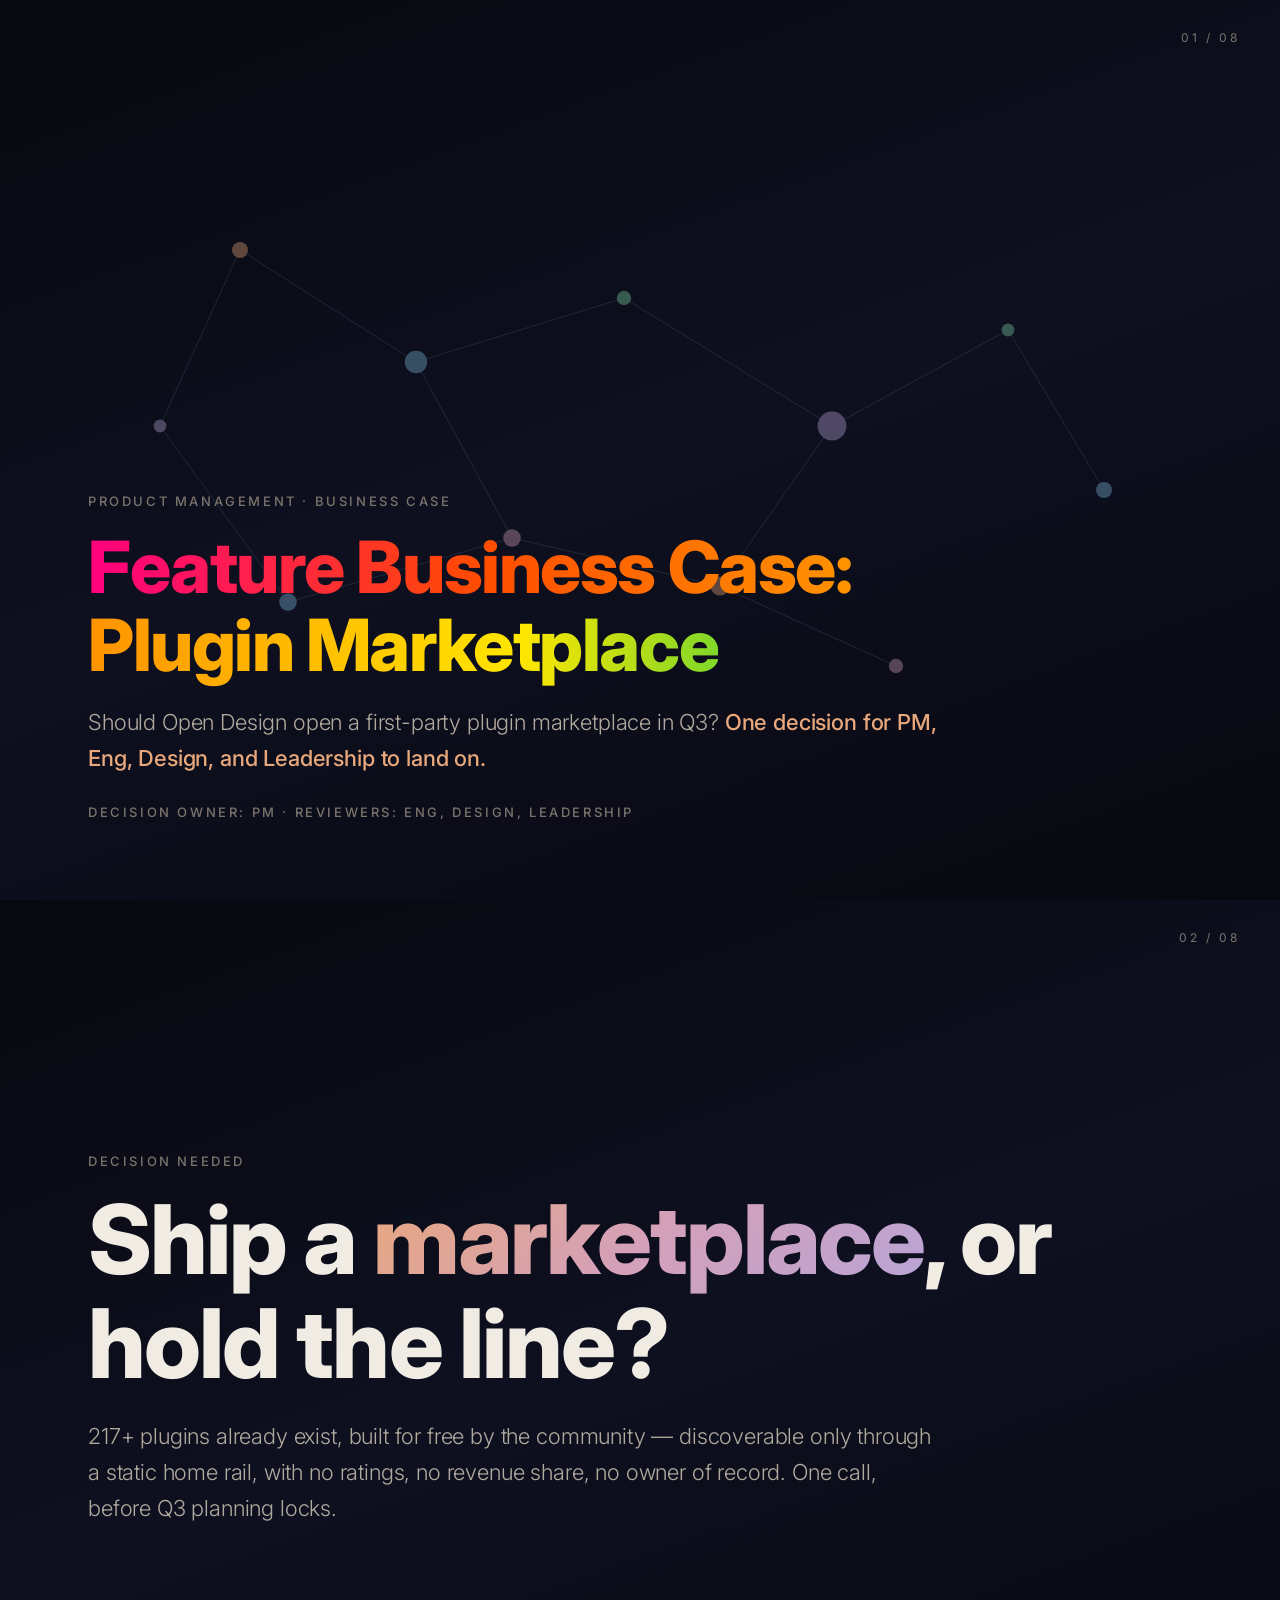
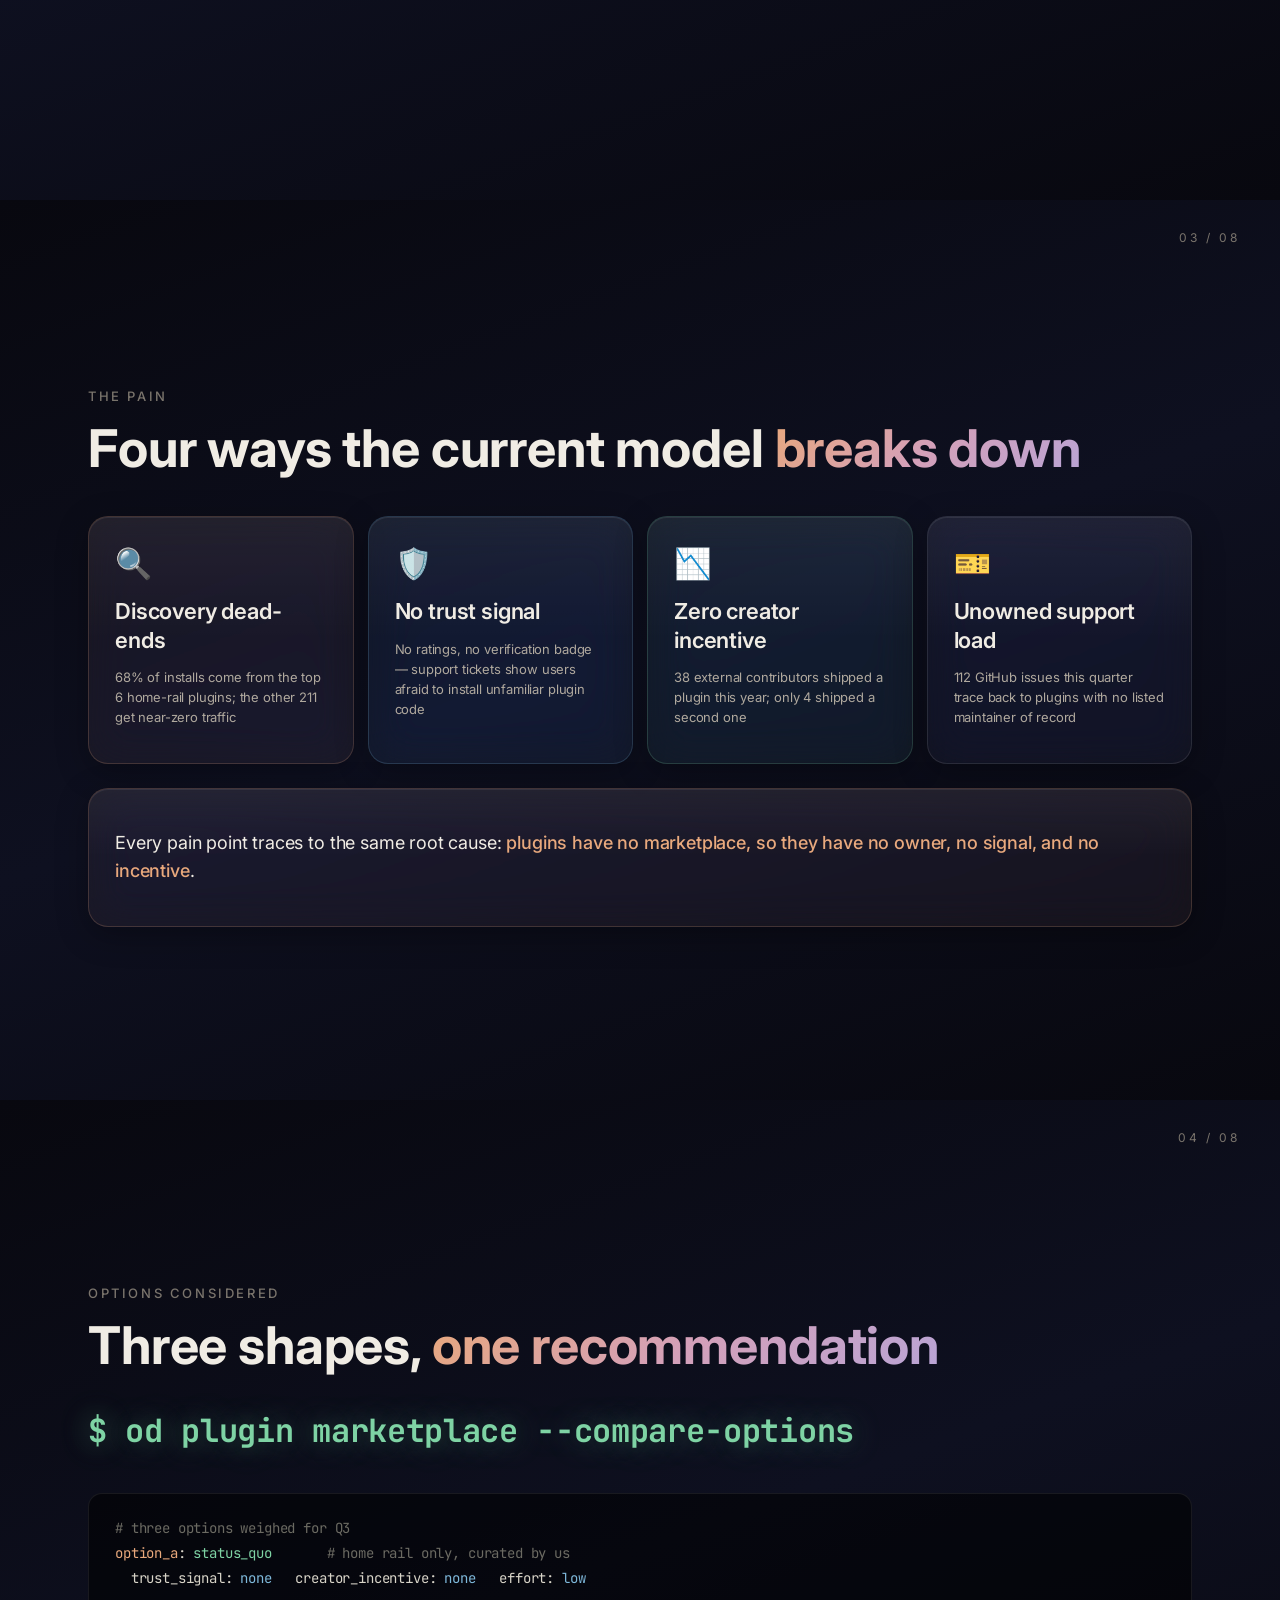
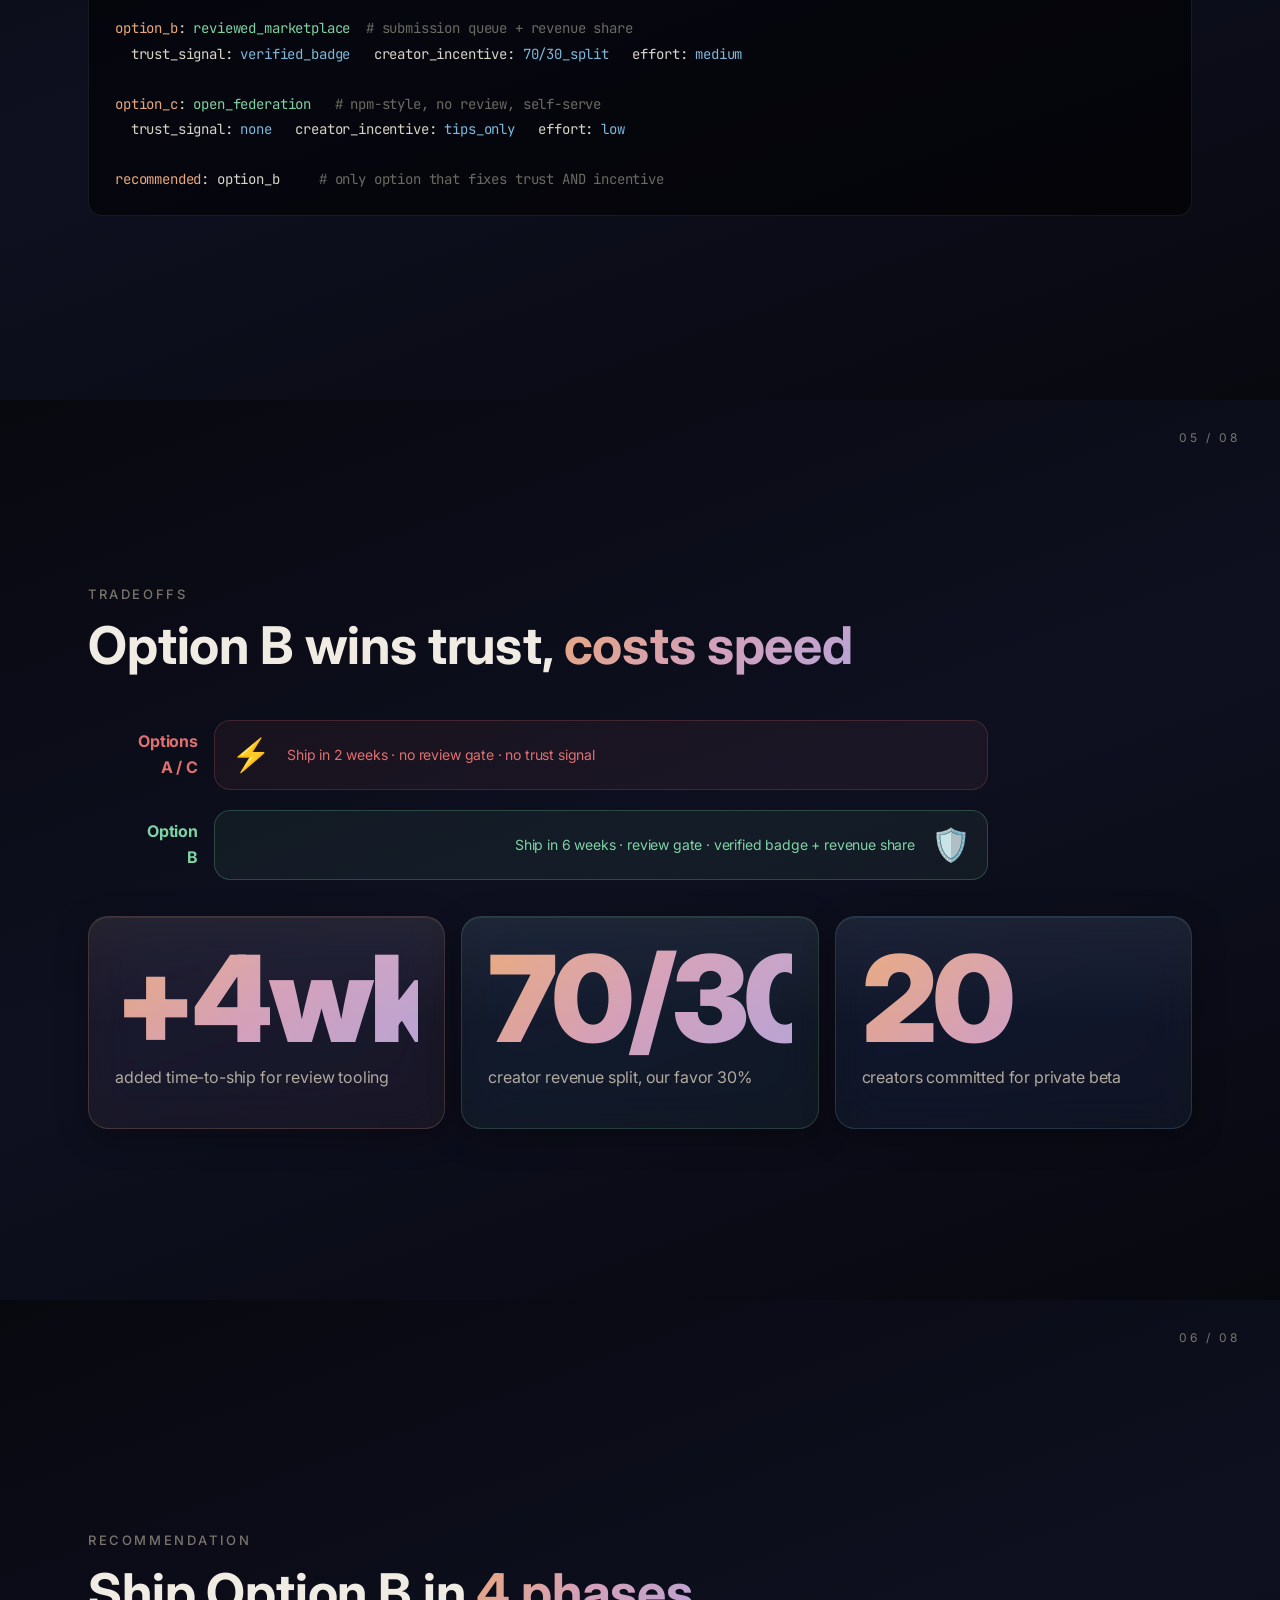
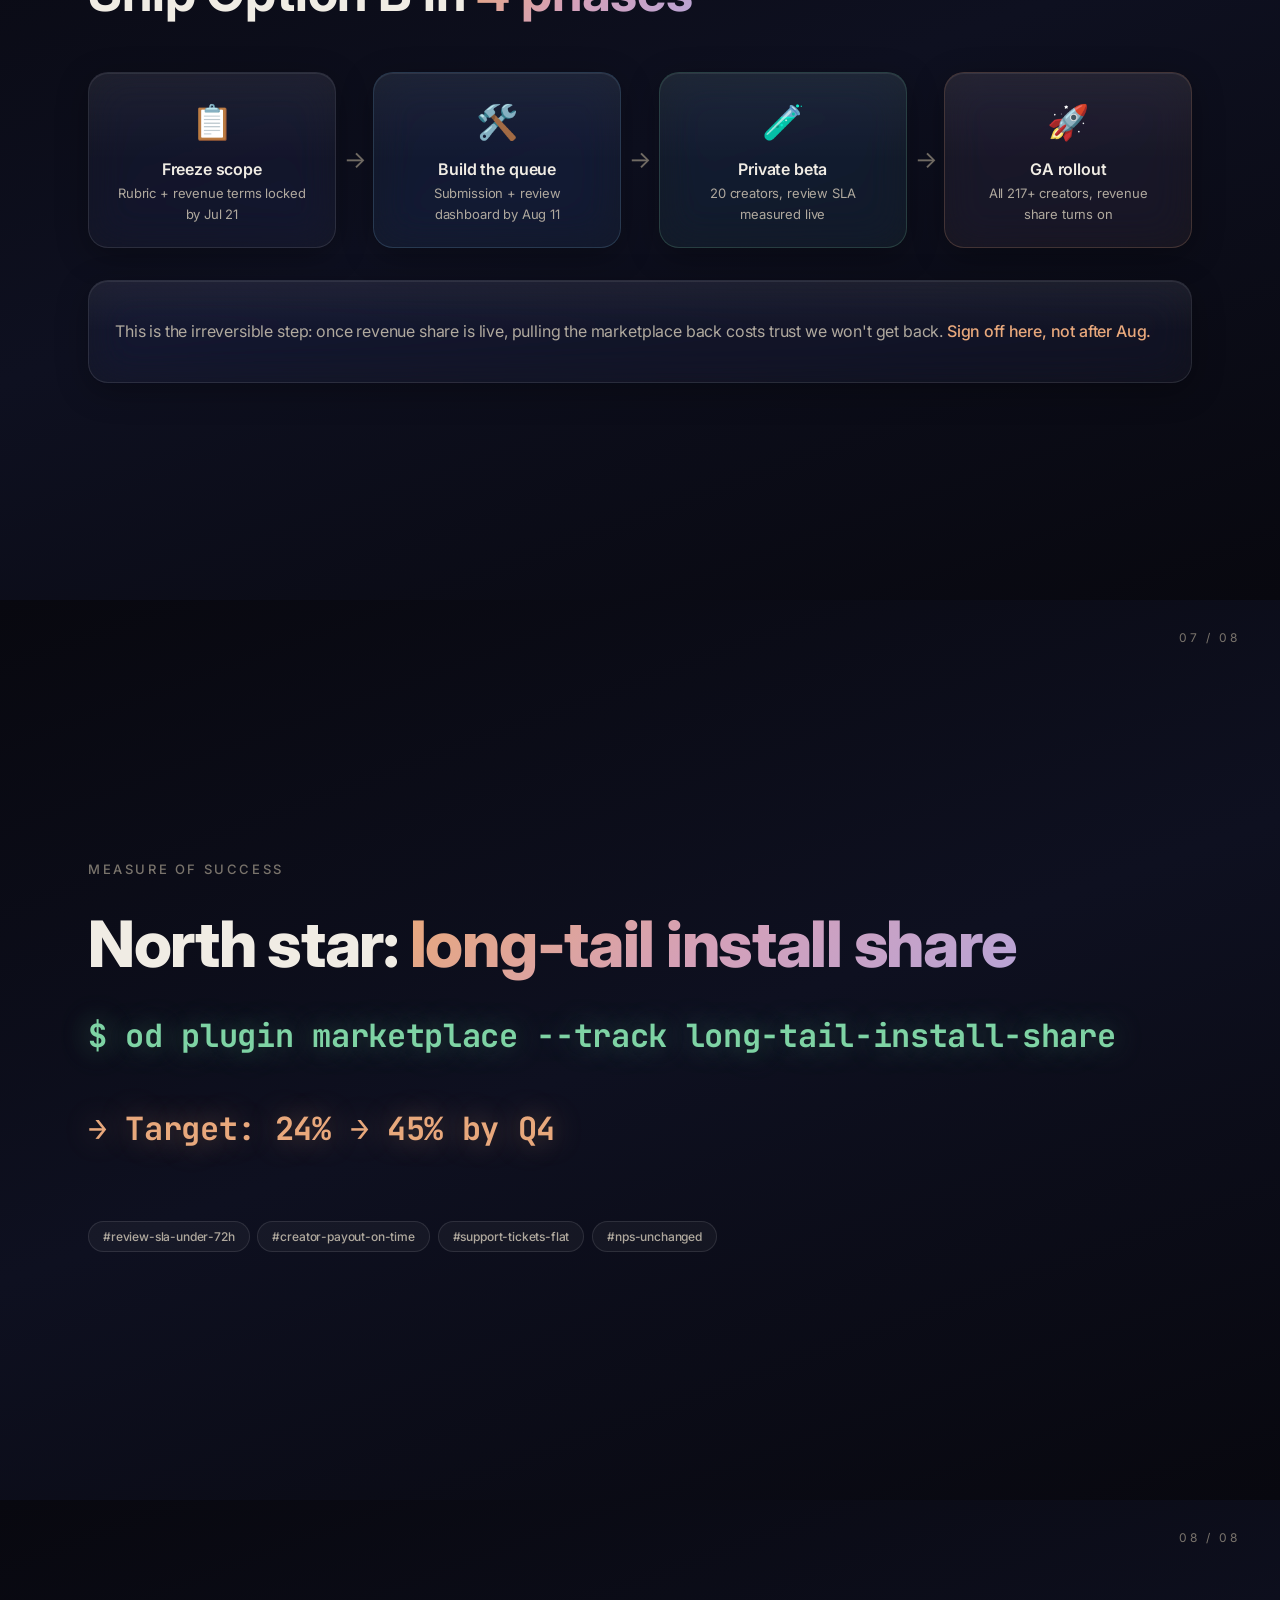
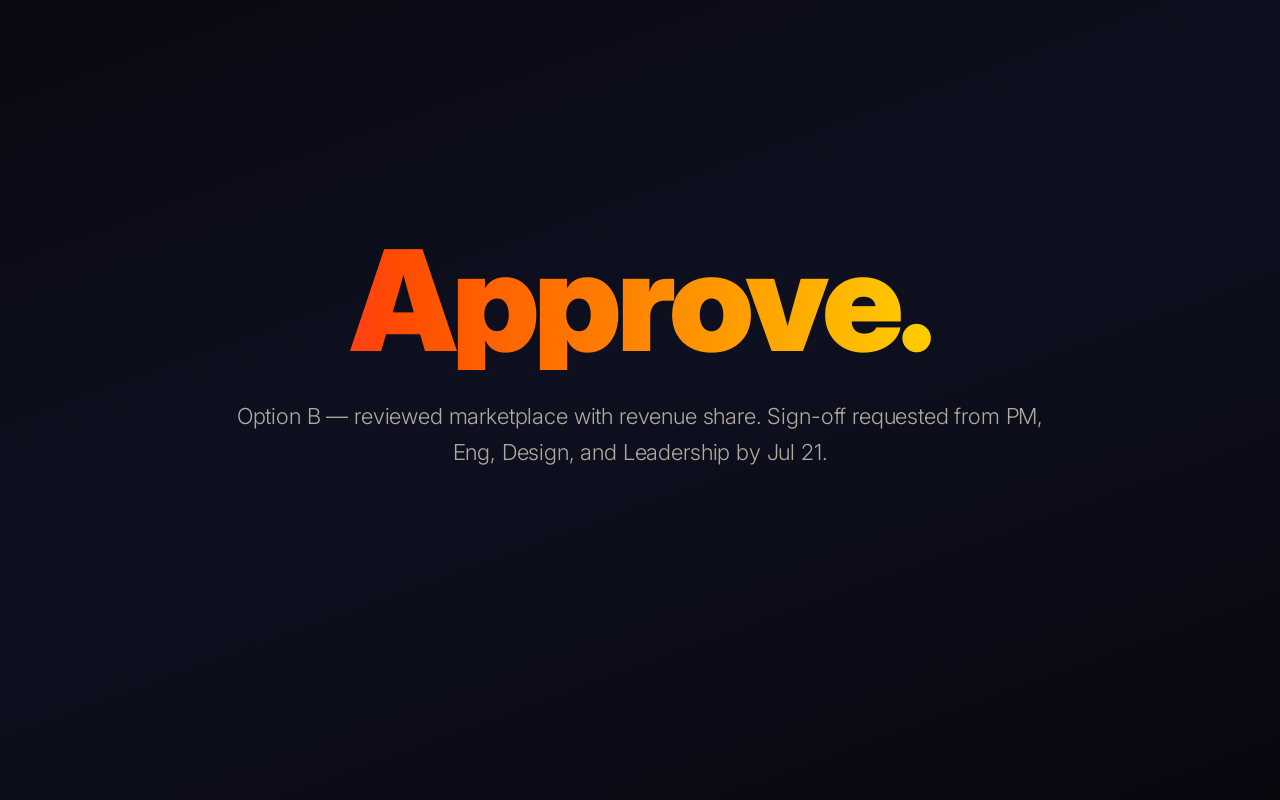
<file: design-templates/html-ppt-graphify-dark-graph/example.html>
<!DOCTYPE html>
<html lang="en">
<head>
<meta charset="UTF-8">
<meta name="viewport" content="width=device-width, initial-scale=1">
<title>Write a Feature Business Case like a Principal PM - Product management</title>
<style>/* html-ppt :: shared webfonts */
@import url('https://fonts.googleapis.com/css2?family=Inter:wght@200;300;400;500;600;700;800;900&display=swap');
@import url('https://fonts.googleapis.com/css2?family=Noto+Sans+SC:wght@200;300;400;500;600;700;900&display=swap');
@import url('https://fonts.googleapis.com/css2?family=Noto+Serif+SC:wght@300;400;600;700&display=swap');
@import url('https://fonts.googleapis.com/css2?family=JetBrains+Mono:wght@400;500;700&display=swap');
@import url('https://fonts.googleapis.com/css2?family=Playfair+Display:ital,wght@0,400;0,600;0,800;1,400&display=swap');
@import url('https://fonts.googleapis.com/css2?family=Space+Grotesk:wght@300;400;500;600;700&display=swap');
@import url('https://fonts.googleapis.com/css2?family=IBM+Plex+Mono:wght@300;400;500;700&display=swap');
@import url('https://fonts.googleapis.com/css2?family=Archivo+Black&display=swap');

</style>
<style>/* html-ppt :: base.css — reset + shared tokens + layout primitives */
/* Default tokens. Themes in assets/themes/*.css override the :root block. */
:root {
  --bg: #ffffff;
  --bg-soft: #f7f7f8;
  --surface: #ffffff;
  --surface-2: #f2f2f4;
  --border: rgba(0,0,0,.08);
  --border-strong: rgba(0,0,0,.16);
  --text-1: #111216;
  --text-2: #55596a;
  --text-3: #8a8f9e;
  --accent: #3b6cff;
  --accent-2: #7a5cff;
  --accent-3: #ff5c8a;
  --good: #1aaf6c;
  --warn: #f5a524;
  --bad:  #e0445a;
  --grad: linear-gradient(135deg,#3b6cff,#7a5cff 55%,#ff5c8a);
  --grad-soft: linear-gradient(135deg,#eef2ff,#f5ecff 55%,#ffeef5);
  --radius: 18px;
  --radius-sm: 12px;
  --radius-lg: 26px;
  --shadow: 0 10px 30px rgba(18,24,40,.08), 0 2px 6px rgba(18,24,40,.04);
  --shadow-lg: 0 24px 60px rgba(18,24,40,.14), 0 6px 16px rgba(18,24,40,.06);
  --font-sans: 'Inter','Noto Sans SC',-apple-system,BlinkMacSystemFont,Helvetica,Arial,sans-serif;
  --font-serif: 'Playfair Display','Noto Serif SC',Georgia,serif;
  --font-mono: 'JetBrains Mono','IBM Plex Mono',SFMono-Regular,Menlo,monospace;
  --font-display: var(--font-sans);
  --letter-tight: -.03em;
  --letter-normal: -.01em;
  --ease: cubic-bezier(.4,0,.2,1);
}

*,*::before,*::after{box-sizing:border-box}
html,body{margin:0;padding:0;background:var(--bg);color:var(--text-1);
  font-family:var(--font-sans);font-weight:400;line-height:1.6;
  -webkit-font-smoothing:antialiased;-moz-osx-font-smoothing:grayscale;
  letter-spacing:var(--letter-normal)}
img,svg,video{max-width:100%;display:block}
a{color:var(--accent);text-decoration:none}
a:hover{text-decoration:underline}
code,kbd,pre,samp{font-family:var(--font-mono)}

/* ================= SLIDE SYSTEM ================= */
.deck{position:relative;width:100vw;height:100vh;overflow:hidden;background:var(--bg)}
.slide{
  position:absolute;inset:0;
  display:flex;flex-direction:column;justify-content:center;
  padding:72px 96px;
  box-sizing:border-box;
  opacity:0;pointer-events:none;
  transition:opacity .5s var(--ease), transform .5s var(--ease);
  transform:translateX(30px);
  overflow:hidden;
}
.slide.is-active{opacity:1;pointer-events:auto;transform:translateX(0);z-index:2}
.slide.is-prev{transform:translateX(-30px)}

/* single-page standalone (used when a layout file is opened directly) */
body.single .slide{position:relative;width:100vw;height:100vh;opacity:1;transform:none;pointer-events:auto}

/* ================= TYPOGRAPHY ================= */
.eyebrow{font-size:13px;font-weight:500;letter-spacing:.16em;text-transform:uppercase;color:var(--text-3)}
.kicker{font-size:14px;font-weight:600;color:var(--accent);letter-spacing:.08em;text-transform:uppercase}
h1.title,.h1{font-family:var(--font-display);font-size:72px;line-height:1.05;font-weight:800;letter-spacing:var(--letter-tight);margin:0 0 18px;color:var(--text-1)}
h2.title,.h2{font-family:var(--font-display);font-size:54px;line-height:1.1;font-weight:700;letter-spacing:var(--letter-tight);margin:0 0 14px}
h3,.h3{font-size:32px;line-height:1.2;font-weight:600;letter-spacing:var(--letter-normal);margin:0 0 10px}
h4,.h4{font-size:22px;line-height:1.3;font-weight:600;margin:0 0 8px}
.lede{font-size:22px;line-height:1.55;color:var(--text-2);font-weight:300;max-width:62ch}
.dim{color:var(--text-2)}
.dim2{color:var(--text-3)}
.mono{font-family:var(--font-mono)}
.serif{font-family:var(--font-serif)}
.gradient-text{background:var(--grad);-webkit-background-clip:text;background-clip:text;-webkit-text-fill-color:transparent;color:transparent}

/* ================= LAYOUT PRIMITIVES ================= */
.stack>*+*{margin-top:14px}
.row{display:flex;gap:24px;align-items:center}
.row.wrap{flex-wrap:wrap}
.grid{display:grid;gap:24px}
.g2{grid-template-columns:repeat(2,1fr)}
.g3{grid-template-columns:repeat(3,1fr)}
.g4{grid-template-columns:repeat(4,1fr)}
.center{display:flex;align-items:center;justify-content:center;text-align:center}
.fill{flex:1}
.sp-t{padding-top:24px}.sp-b{padding-bottom:24px}
.mt-s{margin-top:8px}.mt-m{margin-top:18px}.mt-l{margin-top:32px}
.mb-s{margin-bottom:8px}.mb-m{margin-bottom:18px}.mb-l{margin-bottom:32px}

/* ================= CARDS ================= */
.card{background:var(--surface);border:1px solid var(--border);border-radius:var(--radius);
  padding:26px 28px;box-shadow:var(--shadow);position:relative;overflow:hidden}
.card-soft{background:var(--surface-2);border:1px solid var(--border)}
.card-outline{background:transparent;border:1.5px solid var(--border-strong);box-shadow:none}
.card-accent{background:var(--surface);border-top:3px solid var(--accent)}
.card-hover{transition:transform .3s var(--ease),box-shadow .3s var(--ease)}
.card-hover:hover{transform:translateY(-4px);box-shadow:var(--shadow-lg)}

.pill{display:inline-block;padding:4px 12px;border-radius:999px;font-size:12px;font-weight:500;
  background:var(--surface-2);color:var(--text-2);border:1px solid var(--border)}
.pill-accent{background:color-mix(in srgb,var(--accent) 12%,transparent);color:var(--accent);border-color:color-mix(in srgb,var(--accent) 28%,transparent)}

/* ================= BARS / DIVIDERS ================= */
.divider{height:1px;background:var(--border);width:100%}
.divider-accent{height:3px;width:72px;background:var(--accent);border-radius:2px}

/* ================= CHROME (header/footer/progress) ================= */
.deck-header{position:absolute;top:24px;left:40px;right:40px;display:flex;align-items:center;justify-content:space-between;
  font-size:12px;color:var(--text-3);letter-spacing:.12em;text-transform:uppercase;z-index:10;pointer-events:none}
.deck-footer{position:absolute;bottom:24px;left:40px;right:40px;display:flex;align-items:center;justify-content:space-between;
  font-size:12px;color:var(--text-3);z-index:10;pointer-events:none}
.slide-number::before{content:attr(data-current)}
.slide-number::after{content:" / " attr(data-total)}
.progress-bar{position:fixed;left:0;right:0;bottom:0;height:3px;background:transparent;z-index:20}
.progress-bar > span{display:block;height:100%;width:0;background:var(--accent);transition:width .3s var(--ease)}

/* ================= PRESENTER / OVERVIEW ================= */
.notes{display:none!important}
.notes-overlay{position:fixed;inset:auto 0 0 0;max-height:42vh;background:rgba(20,22,30,.95);color:#e8ebf4;
  padding:20px 32px;font-size:16px;line-height:1.6;border-top:1px solid rgba(255,255,255,.1);transform:translateY(100%);
  transition:transform .3s var(--ease);z-index:40;overflow:auto;font-family:var(--font-sans)}
.notes-overlay.open{transform:translateY(0)}
.overview{position:fixed;inset:0;background:rgba(10,12,18,.92);backdrop-filter:blur(12px);z-index:50;
  display:none;padding:40px;overflow:auto}
.overview.open{display:grid;grid-template-columns:repeat(4,1fr);gap:20px;align-content:start}
.overview .thumb{background:var(--surface);border:1px solid var(--border);border-radius:12px;
  aspect-ratio:16/9;overflow:hidden;cursor:pointer;position:relative;color:var(--text-1);padding:16px;
  font-size:11px;transition:transform .2s var(--ease)}
.overview .thumb:hover{transform:scale(1.04)}
.overview .thumb .n{position:absolute;top:8px;left:10px;font-weight:700;font-size:14px;color:var(--text-3)}
.overview .thumb .t{position:absolute;bottom:10px;left:14px;right:14px;font-weight:600;color:var(--text-1)}

/* ================= PRESENTER VIEW ================= */
/* Presenter view opens in a separate popup window (S key).
 * All presenter styles are self-contained in the popup HTML generated by runtime.js.
 * The audience window (this file) is NOT affected — it stays as normal deck view.
 * Only the .notes class below is needed to hide speaker notes from audience. */

/* ================= UTILITY ================= */
.hidden{display:none!important}
.nowrap{white-space:nowrap}
.tr{text-align:right}.tc{text-align:center}.tl{text-align:left}
.uppercase{text-transform:uppercase;letter-spacing:.12em}

/* ================= PRINT ================= */
@media print{
  .slide{position:relative;opacity:1!important;transform:none!important;page-break-after:always;height:100vh}
  .deck-header,.deck-footer,.progress-bar,.notes-overlay,.overview{display:none!important}
}

</style>
<style>/* graphify-dark-graph — 暗底玻璃 + 力导向知识图谱 */
.tpl-graphify-dark-graph{
  --gd-bg:#06060c;
  --gd-bg2:#0e1020;
  --gd-text:#f0ece4;
  --gd-text2:#b0a99e;
  --gd-text3:#7a746c;
  --gd-warm:#e8a87c;
  --gd-blue:#7eb8da;
  --gd-green:#7ed3a4;
  --gd-rose:#d4a0b9;
  --gd-purple:#b8a4d6;
  --gd-danger:#e07070;
  background:var(--gd-bg);
  color:var(--gd-text);
  font-family:'Inter','Noto Sans SC',-apple-system,sans-serif;
  letter-spacing:-.01em;
}
.tpl-graphify-dark-graph .slide{background:linear-gradient(160deg,#08080f,#0e1020 50%,#08080f);color:var(--gd-text);padding:64px 88px;overflow:hidden}
.tpl-graphify-dark-graph .gd-ambient{position:absolute;inset:0;pointer-events:none;z-index:0;overflow:hidden}
.tpl-graphify-dark-graph .gd-orb{position:absolute;border-radius:50%;filter:blur(110px);opacity:.35;animation:gdDrift 22s ease-in-out infinite alternate}
.tpl-graphify-dark-graph .gd-orb-1{width:520px;height:520px;background:radial-gradient(circle,rgba(126,184,218,.55),transparent 70%);top:-12%;left:-6%}
.tpl-graphify-dark-graph .gd-orb-2{width:460px;height:460px;background:radial-gradient(circle,rgba(232,168,124,.45),transparent 70%);top:55%;right:-8%;animation-delay:-6s}
.tpl-graphify-dark-graph .gd-orb-3{width:420px;height:420px;background:radial-gradient(circle,rgba(184,164,214,.4),transparent 70%);bottom:-8%;left:30%;animation-delay:-11s}
@keyframes gdDrift{0%{transform:translate(0,0) scale(1)}100%{transform:translate(25px,-20px) scale(1.08)}}
.tpl-graphify-dark-graph .slide > *{position:relative;z-index:2}
.tpl-graphify-dark-graph .gd-snum{position:absolute;top:28px;right:40px;font-size:12px;letter-spacing:.25em;color:var(--gd-text3);z-index:3}
.tpl-graphify-dark-graph .gd-eyebrow{font-size:13px;letter-spacing:.2em;text-transform:uppercase;color:var(--gd-text3);font-weight:500}
.tpl-graphify-dark-graph .gd-h1{font-size:74px;font-weight:800;line-height:1.08;letter-spacing:-.02em;margin:16px 0 10px;color:var(--gd-text)}
.tpl-graphify-dark-graph .gd-h2{font-size:52px;font-weight:700;line-height:1.12;margin:0 0 14px}
.tpl-graphify-dark-graph .gd-lede{font-size:22px;line-height:1.65;font-weight:300;color:var(--gd-text2);max-width:850px}
.tpl-graphify-dark-graph .gd-rainbow{background:linear-gradient(90deg,#ff0080,#ff4d00,#ff9900,#ffe600,#00c853,#0091ea,#6200ea,#ff0080);background-size:200% auto;-webkit-background-clip:text;-webkit-text-fill-color:transparent;animation:gdRainbow 4s linear infinite}
@keyframes gdRainbow{0%{background-position:0% center}100%{background-position:200% center}}
.tpl-graphify-dark-graph .gd-grad{background:linear-gradient(135deg,var(--gd-warm),var(--gd-rose),var(--gd-purple));-webkit-background-clip:text;-webkit-text-fill-color:transparent}
.tpl-graphify-dark-graph .gd-accent{color:var(--gd-warm);font-weight:500}
.tpl-graphify-dark-graph .gd-green{color:var(--gd-green)}
.tpl-graphify-dark-graph .gd-blue{color:var(--gd-blue)}
.tpl-graphify-dark-graph .gd-dim{color:var(--gd-text2)}
.tpl-graphify-dark-graph .gd-mono{font-family:'JetBrains Mono',monospace}
.tpl-graphify-dark-graph .gd-glass{position:relative;overflow:hidden;border-radius:20px;padding:22px 26px;background:rgba(255,255,255,.03);border:1px solid rgba(255,255,255,.1);backdrop-filter:blur(20px) saturate(160%);box-shadow:0 8px 32px rgba(0,0,0,.3),inset 0 1px 0 rgba(255,255,255,.08)}
.tpl-graphify-dark-graph .gd-glass::before{content:'';position:absolute;top:0;left:0;right:0;height:50%;background:linear-gradient(180deg,rgba(255,255,255,.05),transparent);pointer-events:none}
.tpl-graphify-dark-graph .gd-glass-warm{background:rgba(232,168,124,.06);border-color:rgba(232,168,124,.2)}
.tpl-graphify-dark-graph .gd-glass-green{background:rgba(126,211,164,.06);border-color:rgba(126,211,164,.2)}
.tpl-graphify-dark-graph .gd-glass-blue{background:rgba(126,184,218,.06);border-color:rgba(126,184,218,.2)}
.tpl-graphify-dark-graph .gd-grid-3{display:grid;grid-template-columns:repeat(3,1fr);gap:16px;margin-top:24px}
.tpl-graphify-dark-graph .gd-grid-4{display:grid;grid-template-columns:repeat(4,1fr);gap:14px;margin-top:24px}
.tpl-graphify-dark-graph .gd-tag{display:inline-block;border-radius:999px;padding:5px 14px;font-size:12px;font-weight:500;margin:2px 4px 2px 0;background:rgba(255,255,255,.04);border:1px solid rgba(255,255,255,.1);color:var(--gd-text2)}
.tpl-graphify-dark-graph .gd-cmd{font-family:'JetBrains Mono',monospace;font-size:32px;font-weight:700;color:var(--gd-green);text-shadow:0 0 30px rgba(126,211,164,.45),0 0 60px rgba(126,211,164,.15);letter-spacing:-.01em}
.tpl-graphify-dark-graph .gd-big{font-size:120px;font-weight:900;letter-spacing:-.04em;line-height:1}
.tpl-graphify-dark-graph .gd-codebox{background:rgba(0,0,0,.55);border:1px solid rgba(255,255,255,.08);border-radius:14px;padding:22px 26px;font-family:'JetBrains Mono',monospace;font-size:14px;line-height:1.8;color:#d8d4c8}
.tpl-graphify-dark-graph .gd-codebox .cm{color:#6b6a62}
.tpl-graphify-dark-graph .gd-codebox .kw{color:var(--gd-warm)}
.tpl-graphify-dark-graph .gd-codebox .st{color:var(--gd-green)}
.tpl-graphify-dark-graph .gd-codebox .fn{color:var(--gd-blue)}

</style>
<style>
/* Static-preview fallback (runtime.js is absent — keep every slide visible) */
.deck{height:auto;min-height:100vh;overflow:visible}
.slide{position:relative;inset:auto;opacity:1;pointer-events:auto;transform:none;height:100vh;page-break-after:always}
.deck-header,.deck-footer,.slide-number,.progress-bar,.notes-overlay,.overview{pointer-events:none}
.notes{display:none!important}
</style></head>
<body class="tpl-graphify-dark-graph">
<div class="deck">

  <!-- 1. COVER -->
  <section class="slide is-active">
    <div class="gd-ambient"><div class="gd-orb gd-orb-1"></div><div class="gd-orb gd-orb-2"></div><div class="gd-orb gd-orb-3"></div></div>
    <!-- live force-directed graph bg -->
    <svg viewBox="0 0 1600 900" style="position:absolute;inset:0;width:100%;height:100%;opacity:.38;z-index:1" xmlns="http://www.w3.org/2000/svg">
      <g stroke="#7eb8da" stroke-width="1" stroke-opacity=".5" fill="none">
        <line x1="300" y1="200" x2="520" y2="340"/>
        <line x1="520" y1="340" x2="780" y2="260"/>
        <line x1="780" y1="260" x2="1040" y2="420"/>
        <line x1="520" y1="340" x2="640" y2="560"/>
        <line x1="640" y1="560" x2="900" y2="620"/>
        <line x1="900" y1="620" x2="1040" y2="420"/>
        <line x1="1040" y1="420" x2="1260" y2="300"/>
        <line x1="1260" y1="300" x2="1380" y2="500"/>
        <line x1="900" y1="620" x2="1120" y2="720"/>
        <line x1="300" y1="200" x2="200" y2="420"/>
        <line x1="200" y1="420" x2="360" y2="640"/>
        <line x1="360" y1="640" x2="640" y2="560"/>
      </g>
      <g>
        <circle cx="300" cy="200" r="10" fill="#e8a87c"/>
        <circle cx="520" cy="340" r="14" fill="#7eb8da"/>
        <circle cx="780" cy="260" r="9" fill="#7ed3a4"/>
        <circle cx="1040" cy="420" r="18" fill="#b8a4d6"/>
        <circle cx="640" cy="560" r="11" fill="#d4a0b9"/>
        <circle cx="900" cy="620" r="12" fill="#e8a87c"/>
        <circle cx="1260" cy="300" r="8" fill="#7ed3a4"/>
        <circle cx="1380" cy="500" r="10" fill="#7eb8da"/>
        <circle cx="1120" cy="720" r="9" fill="#d4a0b9"/>
        <circle cx="200" cy="420" r="8" fill="#b8a4d6"/>
        <circle cx="360" cy="640" r="11" fill="#7eb8da"/>
      </g>
    </svg>
    <div class="gd-snum">01 / 08</div>
    <div style="margin-top:auto">
      <p class="gd-eyebrow">Product Management · Business Case</p>
      <h1 class="gd-h1" style="font-size:72px"><span class="gd-rainbow">Feature Business Case:<br>Plugin Marketplace</span></h1>
      <p class="gd-lede" style="margin-top:20px">Should Open Design open a first-party plugin marketplace in Q3? <span class="gd-accent">One decision for PM, Eng, Design, and Leadership to land on.</span></p>
      <p class="gd-eyebrow" style="margin-top:26px">Decision owner: PM · Reviewers: Eng, Design, Leadership</p>
    </div>
  </section>

  <!-- 2. SECTION DIVIDER -->
  <section class="slide">
    <div class="gd-ambient"><div class="gd-orb gd-orb-1"></div><div class="gd-orb gd-orb-2"></div></div>
    <div class="gd-snum">02 / 08</div>
    <div style="margin:auto 0">
      <div class="gd-eyebrow">Decision needed</div>
      <h1 class="gd-h1" style="font-size:96px">Ship a <span class="gd-grad">marketplace</span>, or hold the line?</h1>
      <p class="gd-lede">217+ plugins already exist, built for free by the community — discoverable only through a static home rail, with no ratings, no revenue share, no owner of record. One call, before Q3 planning locks.</p>
    </div>
  </section>

  <!-- 3. CONTENT — plugin grid -->
  <section class="slide">
    <div class="gd-ambient"><div class="gd-orb gd-orb-2"></div><div class="gd-orb gd-orb-3"></div></div>
    <div class="gd-snum">03 / 08</div>
    <p class="gd-eyebrow">The Pain</p>
    <h2 class="gd-h2">Four ways the current model <span class="gd-grad">breaks down</span></h2>
    <div class="gd-grid-4">
      <div class="gd-glass gd-glass-warm"><div style="font-size:30px">🔍</div><h4 style="margin:10px 0 6px">Discovery dead-ends</h4><p class="gd-dim" style="font-size:13px;line-height:1.55">68% of installs come from the top 6 home-rail plugins; the other 211 get near-zero traffic</p></div>
      <div class="gd-glass gd-glass-blue"><div style="font-size:30px">🛡️</div><h4 style="margin:10px 0 6px">No trust signal</h4><p class="gd-dim" style="font-size:13px;line-height:1.55">No ratings, no verification badge — support tickets show users afraid to install unfamiliar plugin code</p></div>
      <div class="gd-glass gd-glass-green"><div style="font-size:30px">📉</div><h4 style="margin:10px 0 6px">Zero creator incentive</h4><p class="gd-dim" style="font-size:13px;line-height:1.55">38 external contributors shipped a plugin this year; only 4 shipped a second one</p></div>
      <div class="gd-glass"><div style="font-size:30px">🎫</div><h4 style="margin:10px 0 6px">Unowned support load</h4><p class="gd-dim" style="font-size:13px;line-height:1.55">112 GitHub issues this quarter trace back to plugins with no listed maintainer of record</p></div>
    </div>
    <div class="gd-glass gd-glass-warm" style="margin-top:24px"><p style="font-size:18px;line-height:1.6">Every pain point traces to the same root cause: <span class="gd-accent">plugins have no marketplace, so they have no owner, no signal, and no incentive</span>.</p></div>
  </section>

  <!-- 4. CODE -->
  <section class="slide">
    <div class="gd-ambient"><div class="gd-orb gd-orb-1"></div></div>
    <div class="gd-snum">04 / 08</div>
    <p class="gd-eyebrow">Options Considered</p>
    <h2 class="gd-h2">Three shapes, <span class="gd-grad">one recommendation</span></h2>
    <p class="gd-cmd" style="margin:16px 0 22px">$ od plugin marketplace --compare-options</p>
    <pre class="gd-codebox"><span class="cm"># three options weighed for Q3</span>
<span class="kw">option_a</span>: <span class="st">status_quo</span>       <span class="cm"># home rail only, curated by us</span>
  trust_signal: <span class="fn">none</span>   creator_incentive: <span class="fn">none</span>   effort: <span class="fn">low</span>

<span class="kw">option_b</span>: <span class="st">reviewed_marketplace</span>  <span class="cm"># submission queue + revenue share</span>
  trust_signal: <span class="fn">verified_badge</span>   creator_incentive: <span class="fn">70/30_split</span>   effort: <span class="fn">medium</span>

<span class="kw">option_c</span>: <span class="st">open_federation</span>   <span class="cm"># npm-style, no review, self-serve</span>
  trust_signal: <span class="fn">none</span>   creator_incentive: <span class="fn">tips_only</span>   effort: <span class="fn">low</span>

<span class="kw">recommended</span>: option_b     <span class="cm"># only option that fixes trust AND incentive</span></pre>
  </section>

  <!-- 5. CHART — race diagram -->
  <section class="slide">
    <div class="gd-ambient"><div class="gd-orb gd-orb-3"></div></div>
    <div class="gd-snum">05 / 08</div>
    <p class="gd-eyebrow">Tradeoffs</p>
    <h2 class="gd-h2">Option B wins trust, <span class="gd-grad">costs speed</span></h2>
    <div style="max-width:900px;margin-top:30px">
      <div style="display:flex;align-items:center;gap:16px;margin-bottom:20px">
        <div style="width:110px;text-align:right;font-weight:700;color:var(--gd-danger)">Options<br>A / C</div>
        <div style="flex:1;position:relative;height:70px;background:rgba(224,112,112,.06);border:1px solid rgba(224,112,112,.2);border-radius:16px">
          <div style="position:absolute;left:16px;top:50%;transform:translateY(-50%);font-size:32px">⚡</div>
          <div style="position:absolute;left:72px;top:50%;transform:translateY(-50%);color:var(--gd-danger);font-size:14px">Ship in 2 weeks · no review gate · no trust signal</div>
        </div>
      </div>
      <div style="display:flex;align-items:center;gap:16px">
        <div style="width:110px;text-align:right;font-weight:700;color:var(--gd-green)">Option<br>B</div>
        <div style="flex:1;position:relative;height:70px;background:rgba(126,211,164,.06);border:1px solid rgba(126,211,164,.25);border-radius:16px">
          <div style="position:absolute;right:16px;top:50%;transform:translateY(-50%);font-size:32px">🛡️</div>
          <div style="position:absolute;right:72px;top:50%;transform:translateY(-50%);color:var(--gd-green);font-size:14px">Ship in 6 weeks · review gate · verified badge + revenue share</div>
        </div>
      </div>
    </div>
    <div class="gd-grid-3" style="margin-top:36px">
      <div class="gd-glass gd-glass-warm"><div class="gd-big gd-grad">+4wk</div><p class="gd-dim" style="margin-top:6px">added time-to-ship for review tooling</p></div>
      <div class="gd-glass gd-glass-green"><div class="gd-big gd-grad">70/30</div><p class="gd-dim" style="margin-top:6px">creator revenue split, our favor 30%</p></div>
      <div class="gd-glass gd-glass-blue"><div class="gd-big gd-grad">20</div><p class="gd-dim" style="margin-top:6px">creators committed for private beta</p></div>
    </div>
  </section>

  <!-- 6. PIPELINE -->
  <section class="slide">
    <div class="gd-ambient"><div class="gd-orb gd-orb-2"></div></div>
    <div class="gd-snum">06 / 08</div>
    <p class="gd-eyebrow">Recommendation</p>
    <h2 class="gd-h2">Ship Option B in <span class="gd-grad">4 phases</span></h2>
    <div style="display:flex;align-items:center;justify-content:center;gap:8px;margin-top:36px">
      <div class="gd-glass" style="flex:1;text-align:center"><div style="font-size:34px">📋</div><div style="font-weight:600;margin-top:8px">Freeze scope</div><div class="gd-dim" style="font-size:13px">Rubric + revenue terms locked by Jul 21</div></div>
      <div style="color:var(--gd-text3);font-size:24px">→</div>
      <div class="gd-glass gd-glass-blue" style="flex:1;text-align:center"><div style="font-size:34px">🛠️</div><div style="font-weight:600;margin-top:8px">Build the queue</div><div class="gd-dim" style="font-size:13px">Submission + review dashboard by Aug 11</div></div>
      <div style="color:var(--gd-text3);font-size:24px">→</div>
      <div class="gd-glass gd-glass-green" style="flex:1;text-align:center"><div style="font-size:34px">🧪</div><div style="font-weight:600;margin-top:8px">Private beta</div><div class="gd-dim" style="font-size:13px">20 creators, review SLA measured live</div></div>
      <div style="color:var(--gd-text3);font-size:24px">→</div>
      <div class="gd-glass gd-glass-warm" style="flex:1;text-align:center"><div style="font-size:34px">🚀</div><div style="font-weight:600;margin-top:8px">GA rollout</div><div class="gd-dim" style="font-size:13px">All 217+ creators, revenue share turns on</div></div>
    </div>
    <div class="gd-glass" style="margin-top:32px"><p style="font-size:16px;line-height:1.6;color:var(--gd-text2)">This is the irreversible step: once revenue share is live, pulling the marketplace back costs trust we won't get back. <span class="gd-accent">Sign off here, not after Aug.</span></p></div>
  </section>

  <!-- 7. CTA -->
  <section class="slide">
    <div class="gd-ambient"><div class="gd-orb gd-orb-1"></div><div class="gd-orb gd-orb-3"></div></div>
    <div class="gd-snum">07 / 08</div>
    <p class="gd-eyebrow">Measure of Success</p>
    <h2 class="gd-h1" style="font-size:64px">North star: <span class="gd-grad">long-tail install share</span></h2>
    <p class="gd-cmd" style="margin-top:22px">$ od plugin marketplace --track long-tail-install-share</p>
    <p class="gd-cmd" style="margin-top:10px;color:var(--gd-warm);text-shadow:0 0 30px rgba(232,168,124,.45)">→ Target: 24% → 45% by Q4</p>
    <div style="margin-top:32px">
      <span class="gd-tag">#review-sla-under-72h</span>
      <span class="gd-tag">#creator-payout-on-time</span>
      <span class="gd-tag">#support-tickets-flat</span>
      <span class="gd-tag">#nps-unchanged</span>
    </div>
  </section>

  <!-- 8. THANKS -->
  <section class="slide">
    <div class="gd-ambient"><div class="gd-orb gd-orb-2"></div></div>
    <div class="gd-snum">08 / 08</div>
    <div style="margin:auto 0;text-align:center">
      <div class="gd-big gd-rainbow" style="font-size:140px">Approve.</div>
      <p class="gd-lede" style="margin:28px auto 0">Option B — reviewed marketplace with revenue share. Sign-off requested from PM, Eng, Design, and Leadership by Jul 21.</p>
    </div>
  </section>

</div>

</body>
</html>
</file>
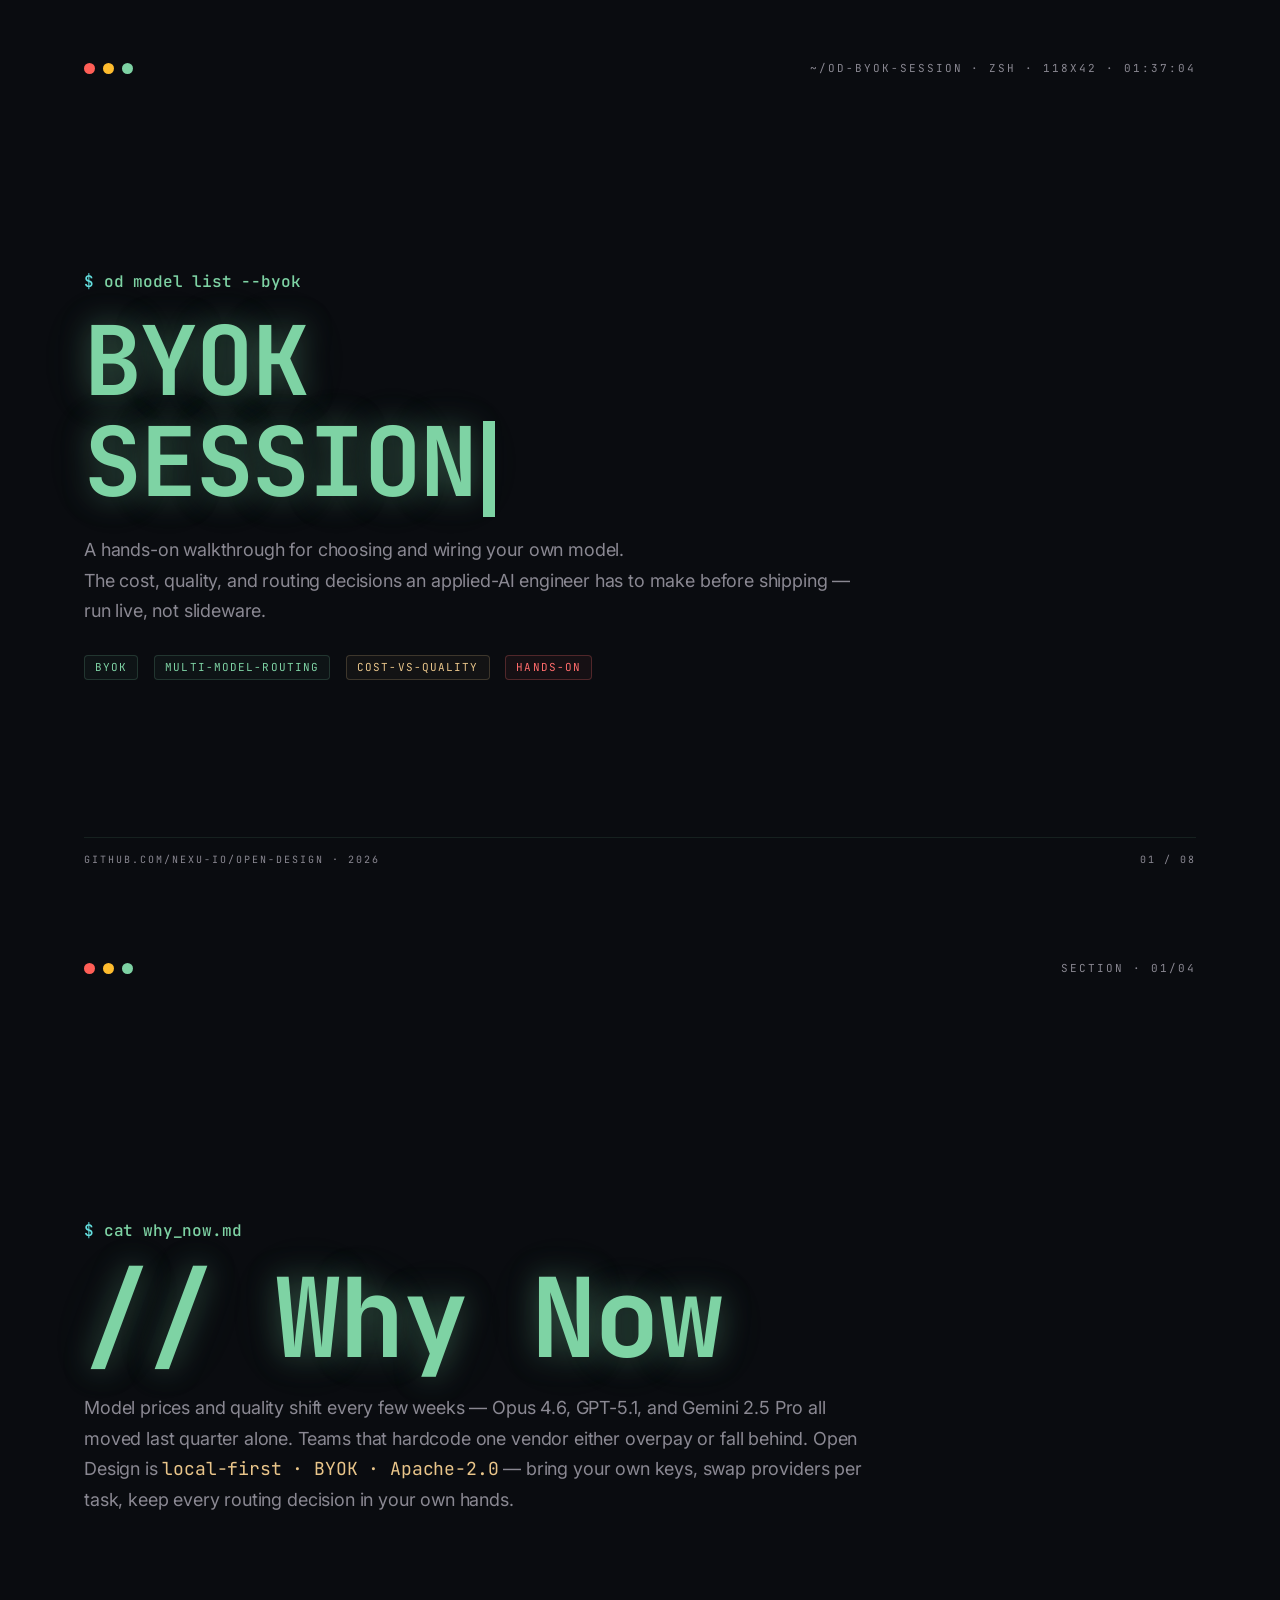
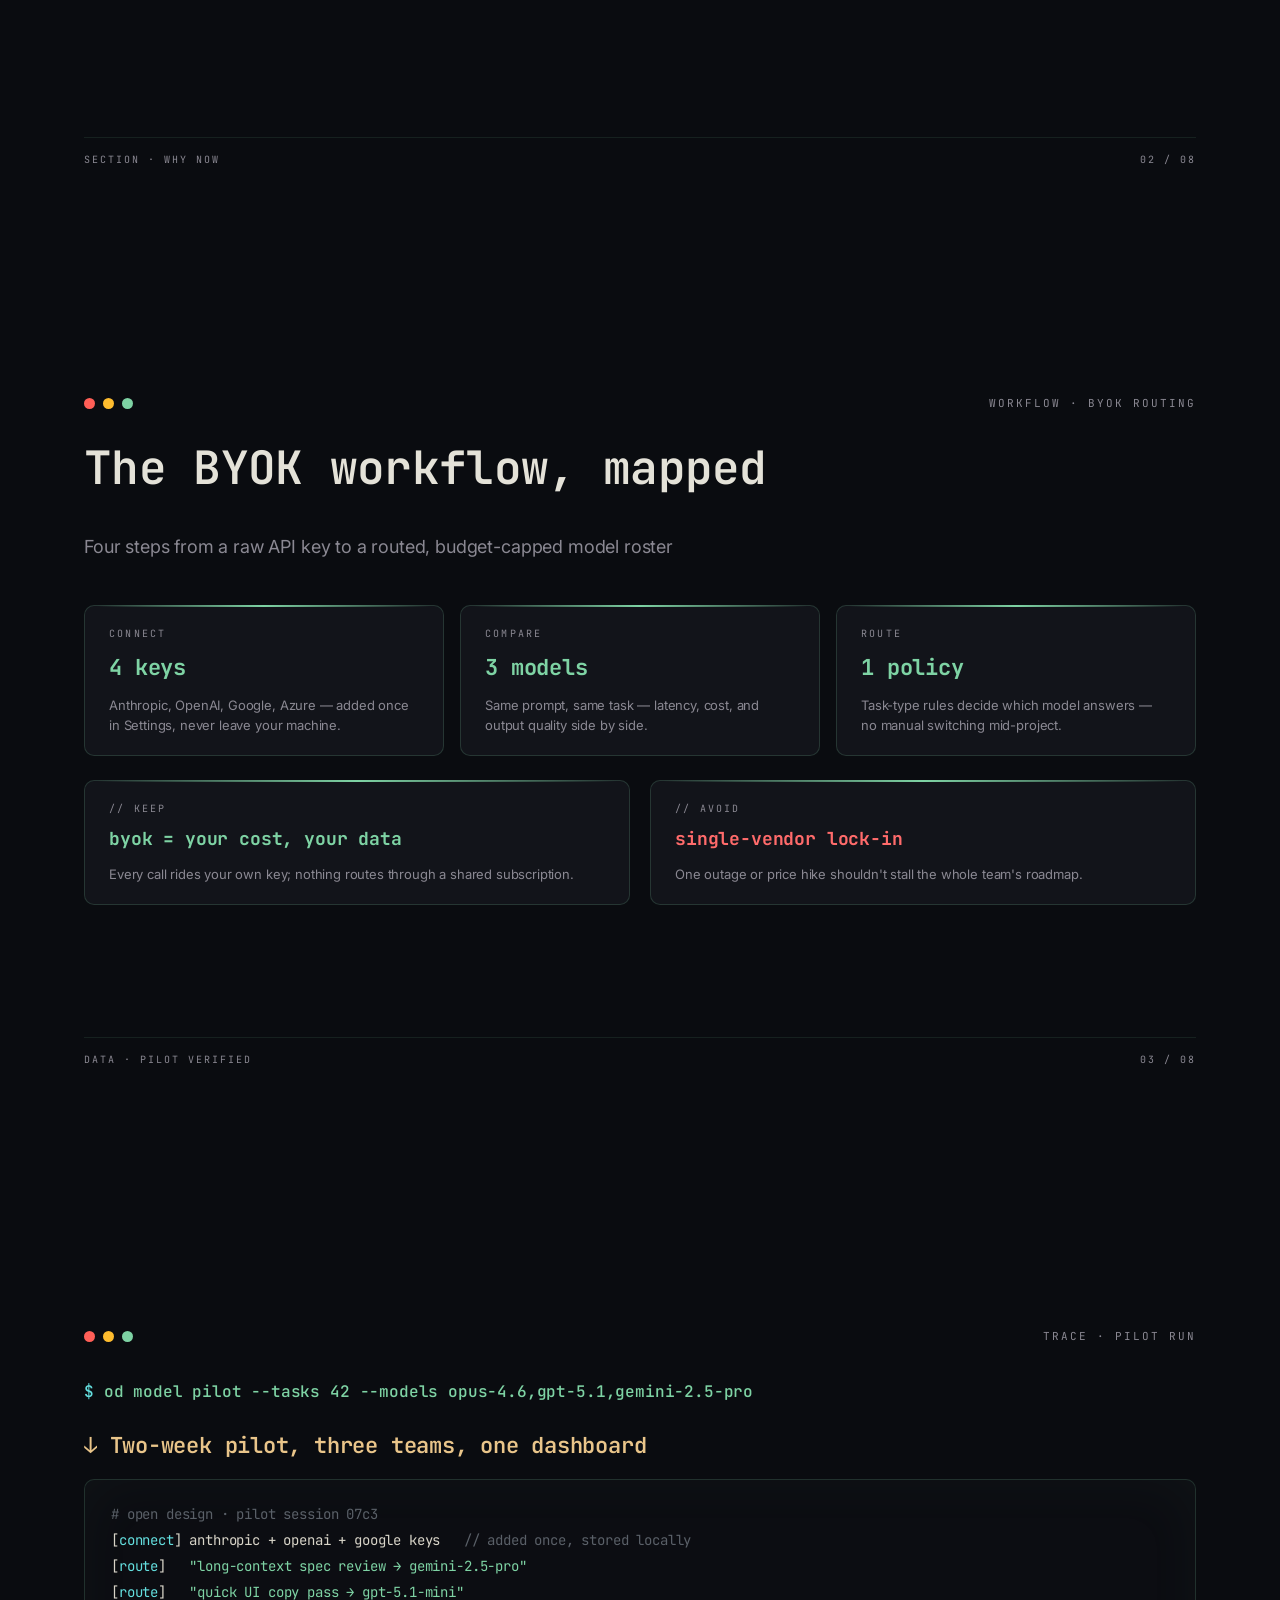
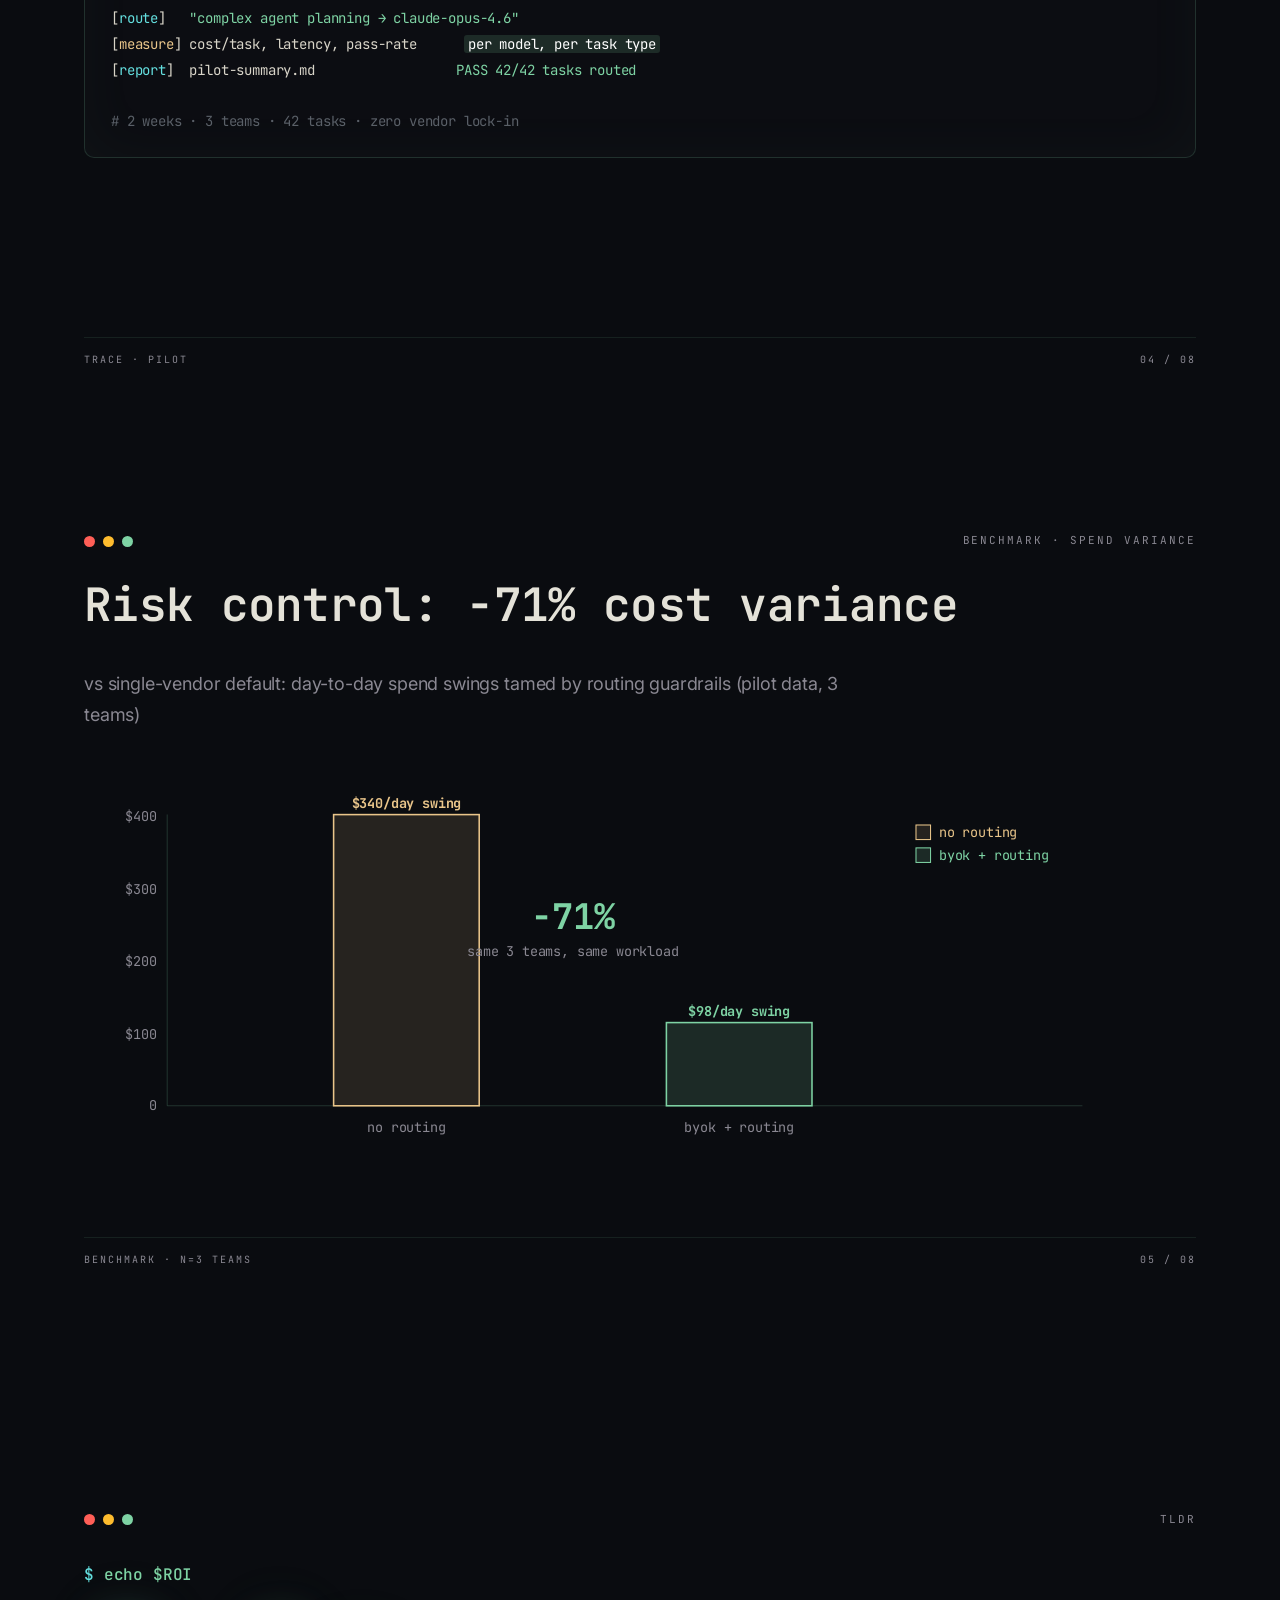
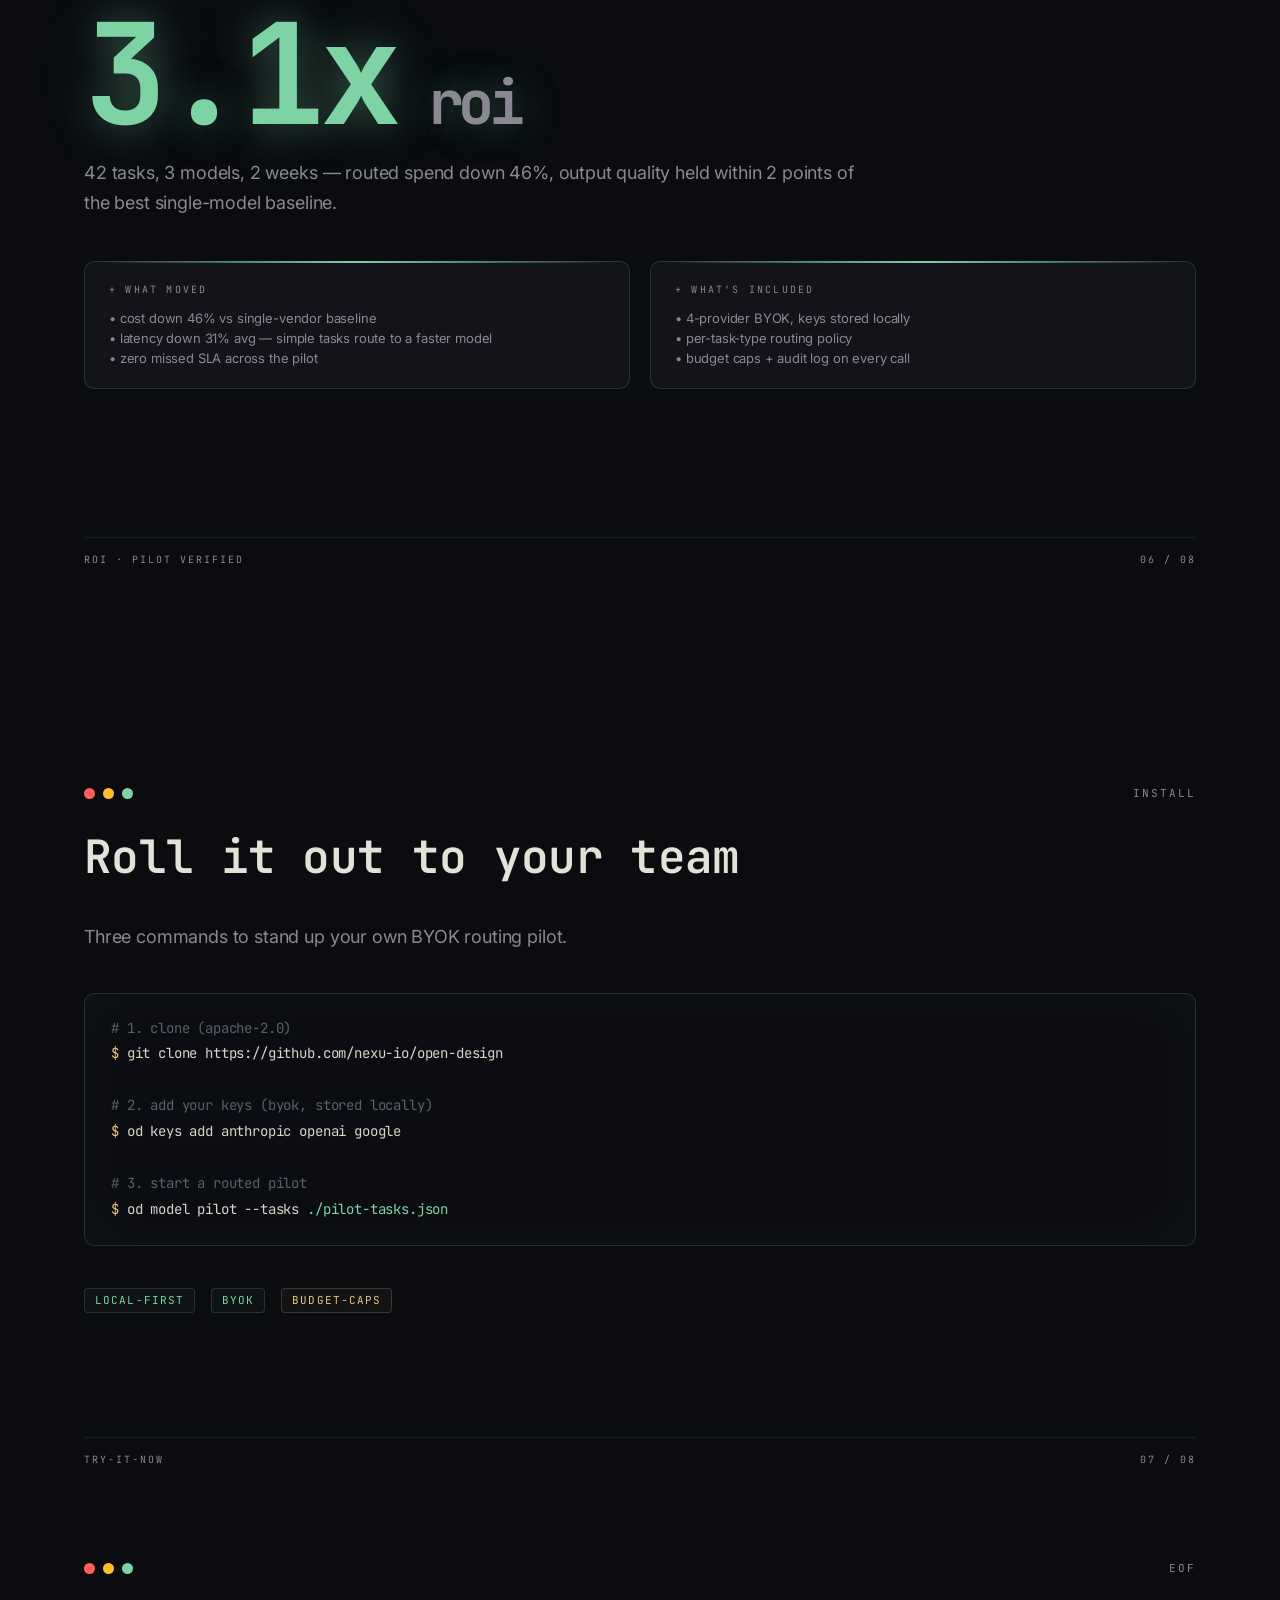
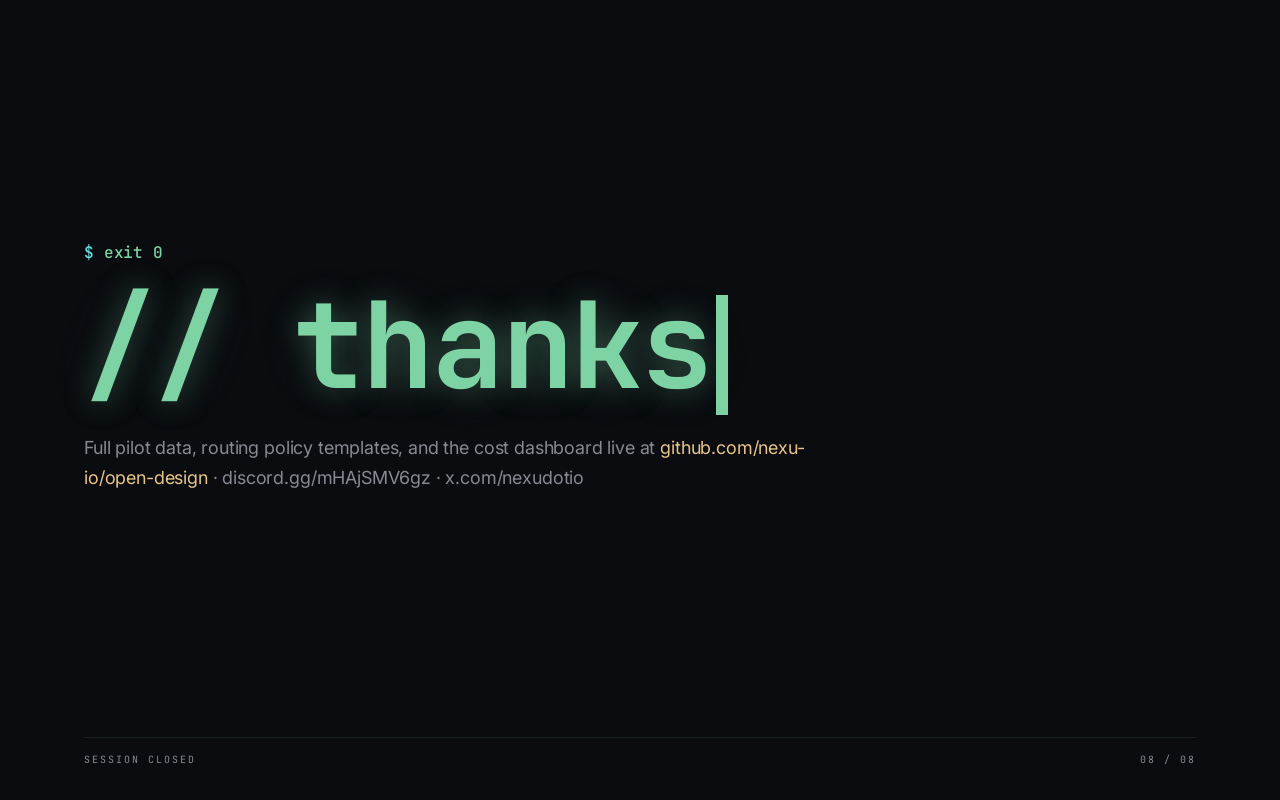
<file: design-templates/html-ppt-hermes-cyber-terminal/example.html>
<!DOCTYPE html>
<html lang="zh-CN">
<head>
<meta charset="UTF-8">
<meta name="viewport" content="width=device-width, initial-scale=1">
<title>Run a BYOK Model-Choice Session like an Applied-AI Engineer - AI literacy</title>
<style>/* html-ppt :: shared webfonts */
@import url('https://fonts.googleapis.com/css2?family=Inter:wght@200;300;400;500;600;700;800;900&display=swap');
@import url('https://fonts.googleapis.com/css2?family=Noto+Sans+SC:wght@200;300;400;500;600;700;900&display=swap');
@import url('https://fonts.googleapis.com/css2?family=Noto+Serif+SC:wght@300;400;600;700&display=swap');
@import url('https://fonts.googleapis.com/css2?family=JetBrains+Mono:wght@400;500;700&display=swap');
@import url('https://fonts.googleapis.com/css2?family=Playfair+Display:ital,wght@0,400;0,600;0,800;1,400&display=swap');
@import url('https://fonts.googleapis.com/css2?family=Space+Grotesk:wght@300;400;500;600;700&display=swap');
@import url('https://fonts.googleapis.com/css2?family=IBM+Plex+Mono:wght@300;400;500;700&display=swap');
@import url('https://fonts.googleapis.com/css2?family=Archivo+Black&display=swap');

</style>
<style>/* html-ppt :: base.css — reset + shared tokens + layout primitives */
/* Default tokens. Themes in assets/themes/*.css override the :root block. */
:root {
  --bg: #ffffff;
  --bg-soft: #f7f7f8;
  --surface: #ffffff;
  --surface-2: #f2f2f4;
  --border: rgba(0,0,0,.08);
  --border-strong: rgba(0,0,0,.16);
  --text-1: #111216;
  --text-2: #55596a;
  --text-3: #8a8f9e;
  --accent: #3b6cff;
  --accent-2: #7a5cff;
  --accent-3: #ff5c8a;
  --good: #1aaf6c;
  --warn: #f5a524;
  --bad:  #e0445a;
  --grad: linear-gradient(135deg,#3b6cff,#7a5cff 55%,#ff5c8a);
  --grad-soft: linear-gradient(135deg,#eef2ff,#f5ecff 55%,#ffeef5);
  --radius: 18px;
  --radius-sm: 12px;
  --radius-lg: 26px;
  --shadow: 0 10px 30px rgba(18,24,40,.08), 0 2px 6px rgba(18,24,40,.04);
  --shadow-lg: 0 24px 60px rgba(18,24,40,.14), 0 6px 16px rgba(18,24,40,.06);
  --font-sans: 'Inter','Noto Sans SC',-apple-system,BlinkMacSystemFont,Helvetica,Arial,sans-serif;
  --font-serif: 'Playfair Display','Noto Serif SC',Georgia,serif;
  --font-mono: 'JetBrains Mono','IBM Plex Mono',SFMono-Regular,Menlo,monospace;
  --font-display: var(--font-sans);
  --letter-tight: -.03em;
  --letter-normal: -.01em;
  --ease: cubic-bezier(.4,0,.2,1);
}

*,*::before,*::after{box-sizing:border-box}
html,body{margin:0;padding:0;background:var(--bg);color:var(--text-1);
  font-family:var(--font-sans);font-weight:400;line-height:1.6;
  -webkit-font-smoothing:antialiased;-moz-osx-font-smoothing:grayscale;
  letter-spacing:var(--letter-normal)}
img,svg,video{max-width:100%;display:block}
a{color:var(--accent);text-decoration:none}
a:hover{text-decoration:underline}
code,kbd,pre,samp{font-family:var(--font-mono)}

/* ================= SLIDE SYSTEM ================= */
.deck{position:relative;width:100vw;height:100vh;overflow:hidden;background:var(--bg)}
.slide{
  position:absolute;inset:0;
  display:flex;flex-direction:column;justify-content:center;
  padding:72px 96px;
  box-sizing:border-box;
  opacity:0;pointer-events:none;
  transition:opacity .5s var(--ease), transform .5s var(--ease);
  transform:translateX(30px);
  overflow:hidden;
}
.slide.is-active{opacity:1;pointer-events:auto;transform:translateX(0);z-index:2}
.slide.is-prev{transform:translateX(-30px)}

/* single-page standalone (used when a layout file is opened directly) */
body.single .slide{position:relative;width:100vw;height:100vh;opacity:1;transform:none;pointer-events:auto}

/* ================= TYPOGRAPHY ================= */
.eyebrow{font-size:13px;font-weight:500;letter-spacing:.16em;text-transform:uppercase;color:var(--text-3)}
.kicker{font-size:14px;font-weight:600;color:var(--accent);letter-spacing:.08em;text-transform:uppercase}
h1.title,.h1{font-family:var(--font-display);font-size:72px;line-height:1.05;font-weight:800;letter-spacing:var(--letter-tight);margin:0 0 18px;color:var(--text-1)}
h2.title,.h2{font-family:var(--font-display);font-size:54px;line-height:1.1;font-weight:700;letter-spacing:var(--letter-tight);margin:0 0 14px}
h3,.h3{font-size:32px;line-height:1.2;font-weight:600;letter-spacing:var(--letter-normal);margin:0 0 10px}
h4,.h4{font-size:22px;line-height:1.3;font-weight:600;margin:0 0 8px}
.lede{font-size:22px;line-height:1.55;color:var(--text-2);font-weight:300;max-width:62ch}
.dim{color:var(--text-2)}
.dim2{color:var(--text-3)}
.mono{font-family:var(--font-mono)}
.serif{font-family:var(--font-serif)}
.gradient-text{background:var(--grad);-webkit-background-clip:text;background-clip:text;-webkit-text-fill-color:transparent;color:transparent}

/* ================= LAYOUT PRIMITIVES ================= */
.stack>*+*{margin-top:14px}
.row{display:flex;gap:24px;align-items:center}
.row.wrap{flex-wrap:wrap}
.grid{display:grid;gap:24px}
.g2{grid-template-columns:repeat(2,1fr)}
.g3{grid-template-columns:repeat(3,1fr)}
.g4{grid-template-columns:repeat(4,1fr)}
.center{display:flex;align-items:center;justify-content:center;text-align:center}
.fill{flex:1}
.sp-t{padding-top:24px}.sp-b{padding-bottom:24px}
.mt-s{margin-top:8px}.mt-m{margin-top:18px}.mt-l{margin-top:32px}
.mb-s{margin-bottom:8px}.mb-m{margin-bottom:18px}.mb-l{margin-bottom:32px}

/* ================= CARDS ================= */
.card{background:var(--surface);border:1px solid var(--border);border-radius:var(--radius);
  padding:26px 28px;box-shadow:var(--shadow);position:relative;overflow:hidden}
.card-soft{background:var(--surface-2);border:1px solid var(--border)}
.card-outline{background:transparent;border:1.5px solid var(--border-strong);box-shadow:none}
.card-accent{background:var(--surface);border-top:3px solid var(--accent)}
.card-hover{transition:transform .3s var(--ease),box-shadow .3s var(--ease)}
.card-hover:hover{transform:translateY(-4px);box-shadow:var(--shadow-lg)}

.pill{display:inline-block;padding:4px 12px;border-radius:999px;font-size:12px;font-weight:500;
  background:var(--surface-2);color:var(--text-2);border:1px solid var(--border)}
.pill-accent{background:color-mix(in srgb,var(--accent) 12%,transparent);color:var(--accent);border-color:color-mix(in srgb,var(--accent) 28%,transparent)}

/* ================= BARS / DIVIDERS ================= */
.divider{height:1px;background:var(--border);width:100%}
.divider-accent{height:3px;width:72px;background:var(--accent);border-radius:2px}

/* ================= CHROME (header/footer/progress) ================= */
.deck-header{position:absolute;top:24px;left:40px;right:40px;display:flex;align-items:center;justify-content:space-between;
  font-size:12px;color:var(--text-3);letter-spacing:.12em;text-transform:uppercase;z-index:10;pointer-events:none}
.deck-footer{position:absolute;bottom:24px;left:40px;right:40px;display:flex;align-items:center;justify-content:space-between;
  font-size:12px;color:var(--text-3);z-index:10;pointer-events:none}
.slide-number::before{content:attr(data-current)}
.slide-number::after{content:" / " attr(data-total)}
.progress-bar{position:fixed;left:0;right:0;bottom:0;height:3px;background:transparent;z-index:20}
.progress-bar > span{display:block;height:100%;width:0;background:var(--accent);transition:width .3s var(--ease)}

/* ================= PRESENTER / OVERVIEW ================= */
.notes{display:none!important}
.notes-overlay{position:fixed;inset:auto 0 0 0;max-height:42vh;background:rgba(20,22,30,.95);color:#e8ebf4;
  padding:20px 32px;font-size:16px;line-height:1.6;border-top:1px solid rgba(255,255,255,.1);transform:translateY(100%);
  transition:transform .3s var(--ease);z-index:40;overflow:auto;font-family:var(--font-sans)}
.notes-overlay.open{transform:translateY(0)}
.overview{position:fixed;inset:0;background:rgba(10,12,18,.92);backdrop-filter:blur(12px);z-index:50;
  display:none;padding:40px;overflow:auto}
.overview.open{display:grid;grid-template-columns:repeat(4,1fr);gap:20px;align-content:start}
.overview .thumb{background:var(--surface);border:1px solid var(--border);border-radius:12px;
  aspect-ratio:16/9;overflow:hidden;cursor:pointer;position:relative;color:var(--text-1);padding:16px;
  font-size:11px;transition:transform .2s var(--ease)}
.overview .thumb:hover{transform:scale(1.04)}
.overview .thumb .n{position:absolute;top:8px;left:10px;font-weight:700;font-size:14px;color:var(--text-3)}
.overview .thumb .t{position:absolute;bottom:10px;left:14px;right:14px;font-weight:600;color:var(--text-1)}

/* ================= PRESENTER VIEW ================= */
/* Presenter view opens in a separate popup window (S key).
 * All presenter styles are self-contained in the popup HTML generated by runtime.js.
 * The audience window (this file) is NOT affected — it stays as normal deck view.
 * Only the .notes class below is needed to hide speaker notes from audience. */

/* ================= UTILITY ================= */
.hidden{display:none!important}
.nowrap{white-space:nowrap}
.tr{text-align:right}.tc{text-align:center}.tl{text-align:left}
.uppercase{text-transform:uppercase;letter-spacing:.12em}

/* ================= PRINT ================= */
@media print{
  .slide{position:relative;opacity:1!important;transform:none!important;page-break-after:always;height:100vh}
  .deck-header,.deck-footer,.progress-bar,.notes-overlay,.overview{display:none!important}
}

</style>
<style>/* hermes-cyber-terminal — 暗终端 + 霓虹绿青 + 扫描线 */
.tpl-hermes-cyber-terminal{
  --hc-bg:#0a0c10;
  --hc-bg2:#15151b;
  --hc-surface:#12141a;
  --hc-border:rgba(126,211,164,.18);
  --hc-ink:#e4e2d8;
  --hc-ink2:#8a8892;
  --hc-green:#7ed3a4;
  --hc-cyan:#64dfdf;
  --hc-amber:#e9c58a;
  --hc-rose:#d4a0b9;
  --hc-red:#ff6b6b;
  background:var(--hc-bg);
  color:var(--hc-ink);
  font-family:'JetBrains Mono','SF Mono','Inter','Noto Sans SC',monospace;
}
.tpl-hermes-cyber-terminal .slide{background:var(--hc-bg);color:var(--hc-ink);padding:60px 84px;overflow:hidden}
.tpl-hermes-cyber-terminal .hc-scanlines{position:absolute;inset:0;pointer-events:none;z-index:3;background:repeating-linear-gradient(180deg,transparent 0,transparent 3px,rgba(126,211,164,.025) 3px,rgba(126,211,164,.025) 4px);mix-blend-mode:screen}
.tpl-hermes-cyber-terminal .hc-grid{position:absolute;inset:0;pointer-events:none;opacity:.35;background-image:linear-gradient(rgba(126,211,164,.08) 1px,transparent 1px),linear-gradient(90deg,rgba(126,211,164,.08) 1px,transparent 1px);background-size:56px 56px;mask-image:radial-gradient(ellipse at 50% 50%,black 30%,transparent 80%)}
.tpl-hermes-cyber-terminal .hc-vignette{position:absolute;inset:0;pointer-events:none;background:radial-gradient(ellipse at 50% 50%,transparent 50%,rgba(0,0,0,.6) 100%)}
.tpl-hermes-cyber-terminal .slide > *{position:relative;z-index:2}
.tpl-hermes-cyber-terminal .hc-chrome{display:flex;align-items:center;justify-content:space-between;margin-bottom:18px;font-size:11px;color:var(--hc-ink2);letter-spacing:.18em;text-transform:uppercase}
.tpl-hermes-cyber-terminal .hc-chrome .dots{display:flex;gap:8px}
.tpl-hermes-cyber-terminal .hc-chrome .dots span{width:11px;height:11px;border-radius:50%;background:#2a2d33}
.tpl-hermes-cyber-terminal .hc-chrome .dots span:nth-child(1){background:#ff5f57}
.tpl-hermes-cyber-terminal .hc-chrome .dots span:nth-child(2){background:#febc2e}
.tpl-hermes-cyber-terminal .hc-chrome .dots span:nth-child(3){background:var(--hc-green)}
.tpl-hermes-cyber-terminal .hc-prompt{color:var(--hc-green);font-weight:500}
.tpl-hermes-cyber-terminal .hc-prompt::before{content:'$ ';color:var(--hc-cyan)}
.tpl-hermes-cyber-terminal .hc-h1{font-family:'JetBrains Mono',monospace;font-size:72px;font-weight:700;line-height:1.05;letter-spacing:-.02em;color:var(--hc-green);text-shadow:0 0 30px rgba(126,211,164,.35),0 0 60px rgba(126,211,164,.1);margin:14px 0 12px}
.tpl-hermes-cyber-terminal .hc-h2{font-size:46px;font-weight:600;color:var(--hc-ink);margin:0 0 10px;letter-spacing:-.015em}
.tpl-hermes-cyber-terminal .hc-h3{font-size:22px;font-weight:600;color:var(--hc-amber);margin:0 0 10px}
.tpl-hermes-cyber-terminal .hc-lede{font-size:18px;line-height:1.7;color:var(--hc-ink2);max-width:780px;font-family:'Inter','Noto Sans SC',sans-serif}
.tpl-hermes-cyber-terminal .hc-cursor{display:inline-block;width:12px;height:1em;background:var(--hc-green);vertical-align:middle;margin-left:6px;animation:hcBlink 1s steps(2) infinite}
@keyframes hcBlink{50%{opacity:0}}
.tpl-hermes-cyber-terminal .hc-card{background:var(--hc-surface);border:1px solid var(--hc-border);border-radius:10px;padding:20px 24px;position:relative}
.tpl-hermes-cyber-terminal .hc-card::before{content:'';position:absolute;top:-1px;left:12px;right:12px;height:2px;background:linear-gradient(90deg,transparent,var(--hc-green),transparent)}
.tpl-hermes-cyber-terminal .hc-card .lbl{font-size:10px;letter-spacing:.22em;text-transform:uppercase;color:var(--hc-ink2);margin-bottom:8px}
.tpl-hermes-cyber-terminal .hc-card .val{font-size:22px;font-weight:700;color:var(--hc-green);font-family:'JetBrains Mono',monospace}
.tpl-hermes-cyber-terminal .hc-card .desc{font-size:13px;color:var(--hc-ink2);margin-top:10px;line-height:1.55;font-family:'Inter',sans-serif}
.tpl-hermes-cyber-terminal .hc-grid-3{display:grid;grid-template-columns:1fr 1fr 1fr;gap:16px;margin-top:24px}
.tpl-hermes-cyber-terminal .hc-grid-2{display:grid;grid-template-columns:1fr 1fr;gap:20px;margin-top:24px}
.tpl-hermes-cyber-terminal .hc-codebox{background:#0c0d12;border:1px solid var(--hc-border);border-radius:10px;padding:22px 26px;font-family:'JetBrains Mono',monospace;font-size:14px;line-height:1.85;color:#d8d4c8;box-shadow:inset 0 0 60px rgba(126,211,164,.04)}
.tpl-hermes-cyber-terminal .hc-codebox .cm{color:#5a6068}
.tpl-hermes-cyber-terminal .hc-codebox .kw{color:var(--hc-amber)}
.tpl-hermes-cyber-terminal .hc-codebox .st{color:var(--hc-green)}
.tpl-hermes-cyber-terminal .hc-codebox .fn{color:var(--hc-cyan)}
.tpl-hermes-cyber-terminal .hc-codebox .var{color:var(--hc-rose)}
.tpl-hermes-cyber-terminal .hc-codebox .hl{color:#fff;background:rgba(126,211,164,.15);padding:0 4px;border-radius:3px}
.tpl-hermes-cyber-terminal .hc-tag{display:inline-block;font-family:'JetBrains Mono',monospace;font-size:11px;padding:3px 10px;border:1px solid var(--hc-border);border-radius:4px;color:var(--hc-green);background:rgba(126,211,164,.04);margin:2px 6px 2px 0;text-transform:uppercase;letter-spacing:.1em}
.tpl-hermes-cyber-terminal .hc-tag.amber{color:var(--hc-amber);border-color:rgba(233,197,138,.2);background:rgba(233,197,138,.04)}
.tpl-hermes-cyber-terminal .hc-tag.red{color:var(--hc-red);border-color:rgba(255,107,107,.25);background:rgba(255,107,107,.05)}
.tpl-hermes-cyber-terminal .hc-big{font-family:'JetBrains Mono',monospace;font-size:140px;font-weight:700;line-height:1;color:var(--hc-green);text-shadow:0 0 40px rgba(126,211,164,.4),0 0 80px rgba(126,211,164,.15);letter-spacing:-.04em}
.tpl-hermes-cyber-terminal .hc-footer{position:absolute;left:84px;right:84px;bottom:32px;display:flex;justify-content:space-between;font-size:10px;color:var(--hc-ink2);letter-spacing:.2em;text-transform:uppercase;border-top:1px solid rgba(126,211,164,.1);padding-top:14px}

</style>
<style>
/* Static-preview fallback (runtime.js is absent — keep every slide visible) */
.deck{height:auto;min-height:100vh;overflow:visible}
.slide{position:relative;inset:auto;opacity:1;pointer-events:auto;transform:none;height:100vh;page-break-after:always}
.deck-header,.deck-footer,.slide-number,.progress-bar,.notes-overlay,.overview{pointer-events:none}
.notes{display:none!important}
</style></head>
<body class="tpl-hermes-cyber-terminal">
<div class="deck">

  <!-- 1. COVER -->
  <section class="slide is-active">
    <div class="hc-grid"></div>
    <div class="hc-vignette"></div>
    <div class="hc-scanlines"></div>
    <div class="hc-chrome"><div class="dots"><span></span><span></span><span></span></div><div>~/od-byok-session · zsh · 118x42 · 01:37:04</div></div>
    <div style="margin:auto 0">
      <p class="hc-prompt">od model list --byok</p>
      <h1 class="hc-h1" style="font-size:96px">BYOK<br>SESSION<span class="hc-cursor"></span></h1>
      <p class="hc-lede">A hands-on walkthrough for choosing and wiring your own model.<br>The cost, quality, and routing decisions an applied-AI engineer has to make before shipping — run live, not slideware.</p>
      <div style="margin-top:26px">
        <span class="hc-tag">byok</span>
        <span class="hc-tag">multi-model-routing</span>
        <span class="hc-tag amber">cost-vs-quality</span>
        <span class="hc-tag red">hands-on</span>
      </div>
    </div>
    <div class="hc-footer"><span>github.com/nexu-io/open-design · 2026</span><span>01 / 08</span></div>
  </section>

  <!-- 2. SECTION DIVIDER -->
  <section class="slide">
    <div class="hc-grid"></div>
    <div class="hc-scanlines"></div>
    <div class="hc-chrome"><div class="dots"><span></span><span></span><span></span></div><div>section · 01/04</div></div>
    <div style="margin:auto 0">
      <p class="hc-prompt">cat why_now.md</p>
      <h1 class="hc-h1" style="font-size:110px">// Why Now</h1>
      <p class="hc-lede">Model prices and quality shift every few weeks — Opus 4.6, GPT-5.1, and Gemini 2.5 Pro all moved last quarter alone. Teams that hardcode one vendor either overpay or fall behind. Open Design is <code style="color:var(--hc-amber)">local-first · BYOK · Apache-2.0</code> — bring your own keys, swap providers per task, keep every routing decision in your own hands.</p>
    </div>
    <div class="hc-footer"><span>section · why now</span><span>02 / 08</span></div>
  </section>

  <!-- 3. CONTENT — spec cards -->
  <section class="slide">
    <div class="hc-grid"></div>
    <div class="hc-scanlines"></div>
    <div class="hc-chrome"><div class="dots"><span></span><span></span><span></span></div><div>workflow · byok routing</div></div>
    <h2 class="hc-h2">The BYOK workflow, mapped</h2>
    <p class="hc-lede">Four steps from a raw API key to a routed, budget-capped model roster</p>
    <div class="hc-grid-3">
      <div class="hc-card"><div class="lbl">connect</div><div class="val">4 keys</div><div class="desc">Anthropic, OpenAI, Google, Azure — added once in Settings, never leave your machine.</div></div>
      <div class="hc-card"><div class="lbl">compare</div><div class="val">3 models</div><div class="desc">Same prompt, same task — latency, cost, and output quality side by side.</div></div>
      <div class="hc-card"><div class="lbl">route</div><div class="val">1 policy</div><div class="desc">Task-type rules decide which model answers — no manual switching mid-project.</div></div>
    </div>
    <div class="hc-grid-2">
      <div class="hc-card"><div class="lbl">// keep</div><div class="val" style="color:var(--hc-green);font-size:18px">byok = your cost, your data</div><div class="desc">Every call rides your own key; nothing routes through a shared subscription.</div></div>
      <div class="hc-card"><div class="lbl">// avoid</div><div class="val" style="color:var(--hc-red);font-size:18px">single-vendor lock-in</div><div class="desc">One outage or price hike shouldn't stall the whole team's roadmap.</div></div>
    </div>
    <div class="hc-footer"><span>data · pilot verified</span><span>03 / 08</span></div>
  </section>

  <!-- 4. CODE -->
  <section class="slide">
    <div class="hc-grid"></div>
    <div class="hc-scanlines"></div>
    <div class="hc-chrome"><div class="dots"><span></span><span></span><span></span></div><div>trace · pilot run</div></div>
    <p class="hc-prompt">od model pilot --tasks 42 --models opus-4.6,gpt-5.1,gemini-2.5-pro</p>
    <h3 class="hc-h3" style="margin-top:12px">↓ Two-week pilot, three teams, one dashboard</h3>
    <pre class="hc-codebox" style="margin-top:10px"><span class="cm"># open design · pilot session 07c3</span>
[<span class="fn">connect</span>] anthropic + openai + google keys   <span class="cm">// added once, stored locally</span>
[<span class="fn">route</span>]   <span class="st">"long-context spec review → gemini-2.5-pro"</span>
[<span class="fn">route</span>]   <span class="st">"quick UI copy pass → gpt-5.1-mini"</span>
[<span class="fn">route</span>]   <span class="st">"complex agent planning → claude-opus-4.6"</span>
[<span class="kw">measure</span>] cost/task, latency, pass-rate      <span class="hl">per model, per task type</span>
[<span class="fn">report</span>]  pilot-summary.md                  <span class="st">PASS 42/42 tasks routed</span>

<span class="cm"># 2 weeks · 3 teams · 42 tasks · zero vendor lock-in</span></pre>
    <div class="hc-footer"><span>trace · pilot</span><span>04 / 08</span></div>
  </section>

  <!-- 5. CHART -->
  <section class="slide">
    <div class="hc-grid"></div>
    <div class="hc-scanlines"></div>
    <div class="hc-chrome"><div class="dots"><span></span><span></span><span></span></div><div>benchmark · spend variance</div></div>
    <h2 class="hc-h2">Risk control: -71% cost variance</h2>
    <p class="hc-lede">vs single-vendor default: day-to-day spend swings tamed by routing guardrails (pilot data, 3 teams)</p>
    <svg viewBox="0 0 1000 380" style="width:100%;max-width:1040px;margin-top:24px" xmlns="http://www.w3.org/2000/svg">
      <g font-family="JetBrains Mono, monospace" font-size="13" fill="#8a8892">
        <!-- axis -->
        <line x1="80" y1="40" x2="80" y2="320" stroke="rgba(126,211,164,.2)"/>
        <line x1="80" y1="320" x2="960" y2="320" stroke="rgba(126,211,164,.2)"/>
        <!-- y labels -->
        <text x="70" y="46" text-anchor="end">$400</text>
        <text x="70" y="116" text-anchor="end">$300</text>
        <text x="70" y="186" text-anchor="end">$200</text>
        <text x="70" y="256" text-anchor="end">$100</text>
        <text x="70" y="324" text-anchor="end">0</text>
        <!-- bar: no routing -->
        <g>
          <rect x="240" y="40" width="140" height="280" fill="rgba(233,197,138,.12)" stroke="#e9c58a" stroke-width="1.5"/>
          <text x="310" y="34" text-anchor="middle" fill="#e9c58a" font-weight="700">$340/day swing</text>
          <text x="310" y="345" text-anchor="middle">no routing</text>
        </g>
        <!-- bar: byok + routing -->
        <g>
          <rect x="560" y="240" width="140" height="80" fill="rgba(126,211,164,.15)" stroke="#7ed3a4" stroke-width="1.5"/>
          <text x="630" y="234" text-anchor="middle" fill="#7ed3a4" font-weight="700">$98/day swing</text>
          <text x="630" y="345" text-anchor="middle">byok + routing</text>
        </g>
        <!-- delta annotation -->
        <g>
          <text x="470" y="150" text-anchor="middle" fill="#7ed3a4" font-size="34" font-weight="700">-71%</text>
          <text x="470" y="176" text-anchor="middle" fill="#8a8892">same 3 teams, same workload</text>
        </g>
        <!-- legend -->
        <g transform="translate(800,50)">
          <rect x="0" y="0" width="14" height="14" fill="rgba(233,197,138,.12)" stroke="#e9c58a"/>
          <text x="22" y="12" fill="#e9c58a">no routing</text>
          <rect x="0" y="22" width="14" height="14" fill="rgba(126,211,164,.15)" stroke="#7ed3a4"/>
          <text x="22" y="34" fill="#7ed3a4">byok + routing</text>
        </g>
      </g>
    </svg>
    <div class="hc-footer"><span>benchmark · n=3 teams</span><span>05 / 08</span></div>
  </section>

  <!-- 6. STATS -->
  <section class="slide">
    <div class="hc-grid"></div>
    <div class="hc-scanlines"></div>
    <div class="hc-chrome"><div class="dots"><span></span><span></span><span></span></div><div>tldr</div></div>
    <p class="hc-prompt">echo $ROI</p>
    <div class="hc-big">3.1x<span style="font-size:60px;color:var(--hc-ink2)"> roi</span></div>
    <p class="hc-lede" style="margin-top:14px">42 tasks, 3 models, 2 weeks — routed spend down 46%, output quality held within 2 points of the best single-model baseline.</p>
    <div class="hc-grid-2" style="margin-top:24px">
      <div class="hc-card"><div class="lbl">+ what moved</div><div class="desc">• cost down 46% vs single-vendor baseline<br>• latency down 31% avg — simple tasks route to a faster model<br>• zero missed SLA across the pilot</div></div>
      <div class="hc-card"><div class="lbl">+ what's included</div><div class="desc">• 4-provider BYOK, keys stored locally<br>• per-task-type routing policy<br>• budget caps + audit log on every call</div></div>
    </div>
    <div class="hc-footer"><span>roi · pilot verified</span><span>06 / 08</span></div>
  </section>

  <!-- 7. CTA -->
  <section class="slide">
    <div class="hc-grid"></div>
    <div class="hc-scanlines"></div>
    <div class="hc-chrome"><div class="dots"><span></span><span></span><span></span></div><div>install</div></div>
    <h2 class="hc-h2">Roll it out to your team</h2>
    <p class="hc-lede">Three commands to stand up your own BYOK routing pilot.</p>
    <pre class="hc-codebox" style="margin-top:22px"><span class="cm"># 1. clone (apache-2.0)</span>
<span class="kw">$</span> git clone https://github.com/nexu-io/open-design

<span class="cm"># 2. add your keys (byok, stored locally)</span>
<span class="kw">$</span> od keys add anthropic openai google

<span class="cm"># 3. start a routed pilot</span>
<span class="kw">$</span> od model pilot --tasks <span class="st">./pilot-tasks.json</span></pre>
    <div style="margin-top:26px">
      <span class="hc-tag">local-first</span>
      <span class="hc-tag">byok</span>
      <span class="hc-tag amber">budget-caps</span>
    </div>
    <div class="hc-footer"><span>try-it-now</span><span>07 / 08</span></div>
  </section>

  <!-- 8. THANKS -->
  <section class="slide">
    <div class="hc-grid"></div>
    <div class="hc-scanlines"></div>
    <div class="hc-chrome"><div class="dots"><span></span><span></span><span></span></div><div>EOF</div></div>
    <div style="margin:auto 0">
      <p class="hc-prompt">exit 0</p>
      <h1 class="hc-h1" style="font-size:120px">// thanks<span class="hc-cursor"></span></h1>
      <p class="hc-lede">Full pilot data, routing policy templates, and the cost dashboard live at <span style="color:var(--hc-amber)">github.com/nexu-io/open-design</span> · discord.gg/mHAjSMV6gz · x.com/nexudotio</p>
    </div>
    <div class="hc-footer"><span>session closed</span><span>08 / 08</span></div>
  </section>

</div>

</body>
</html>
</file>
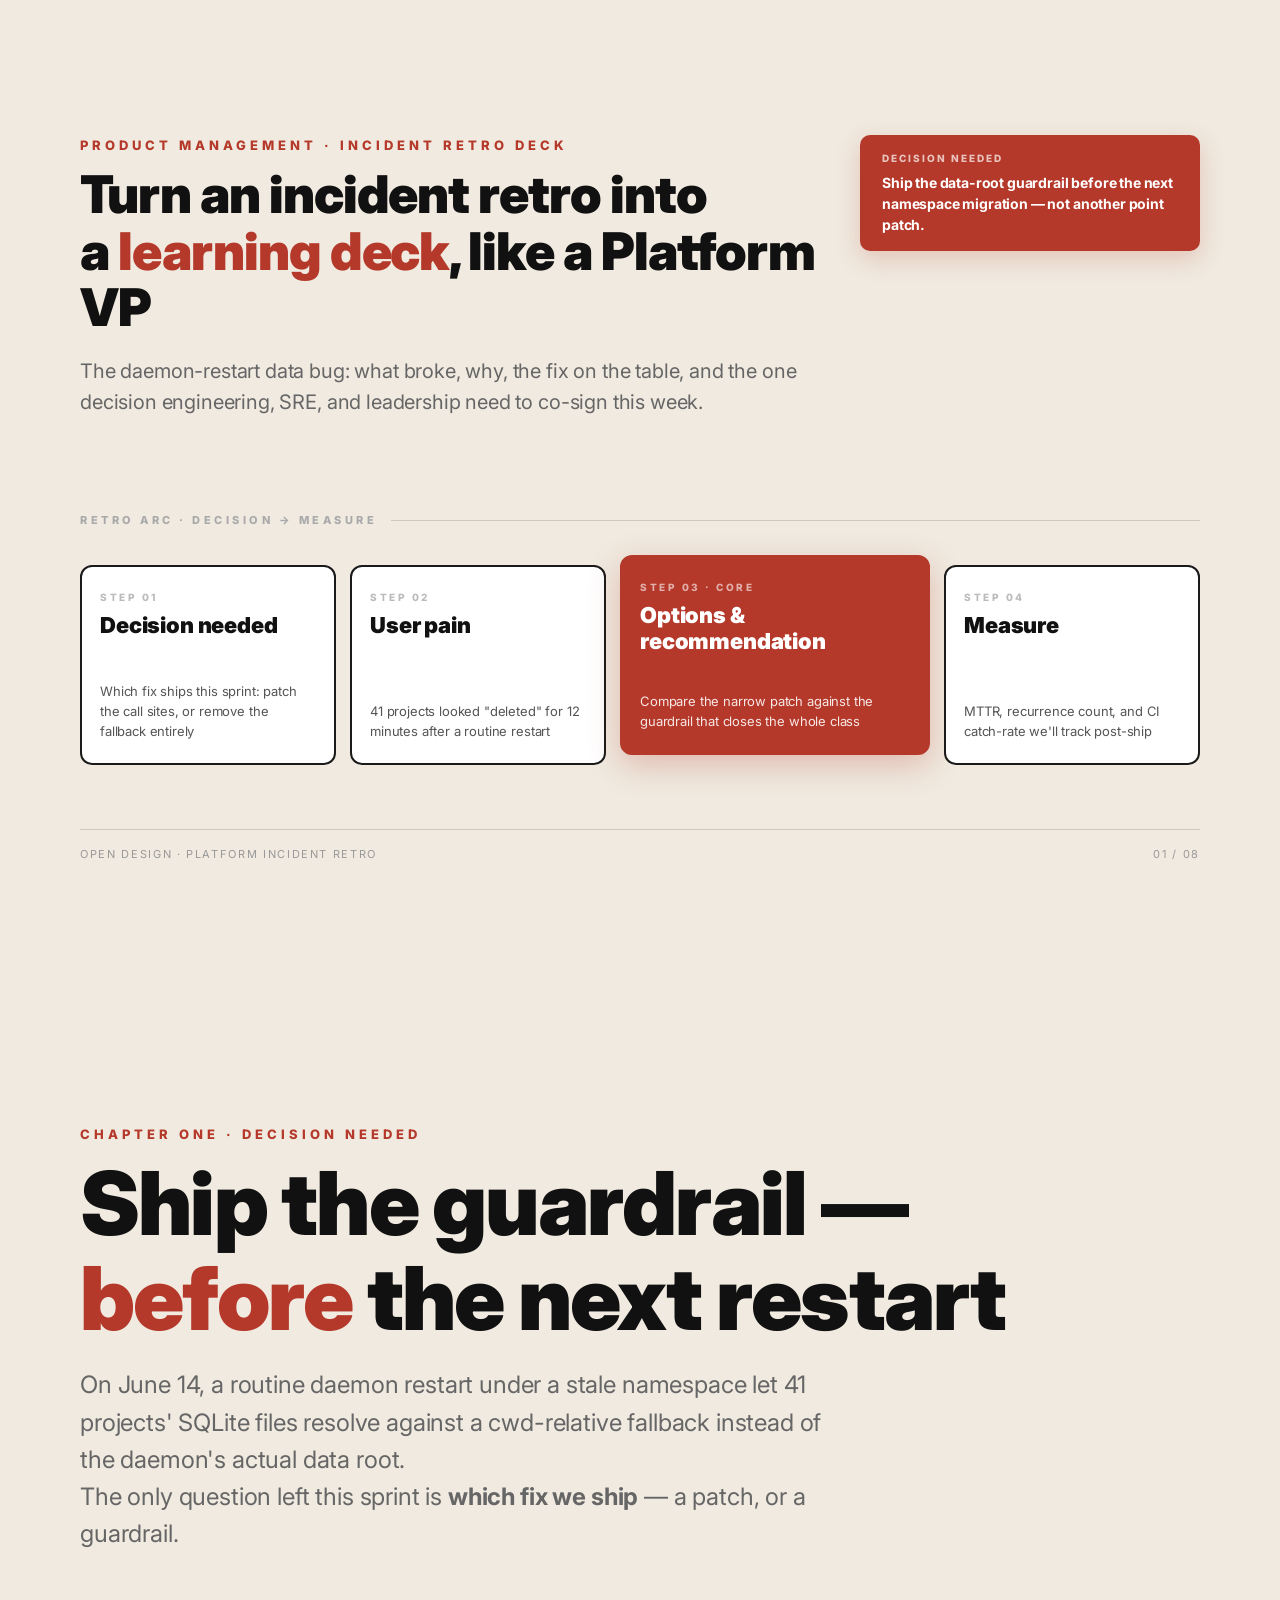
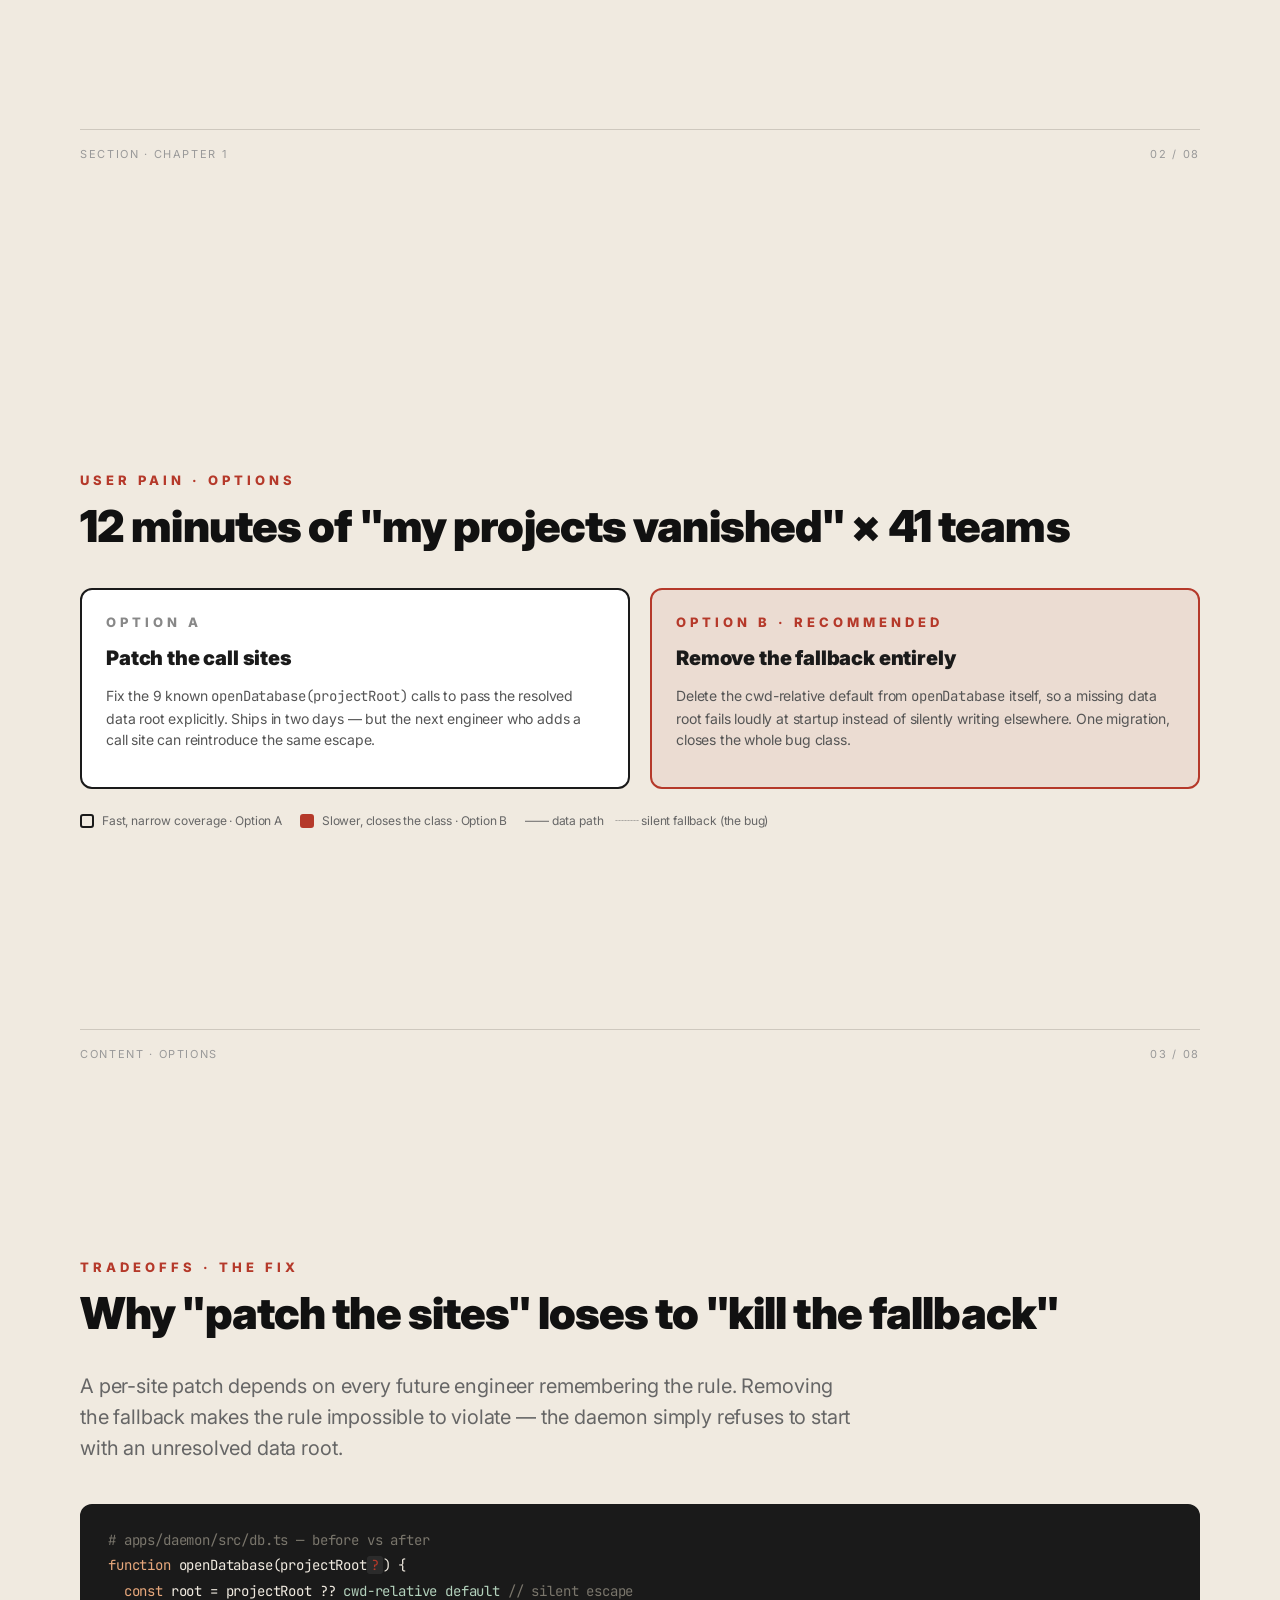
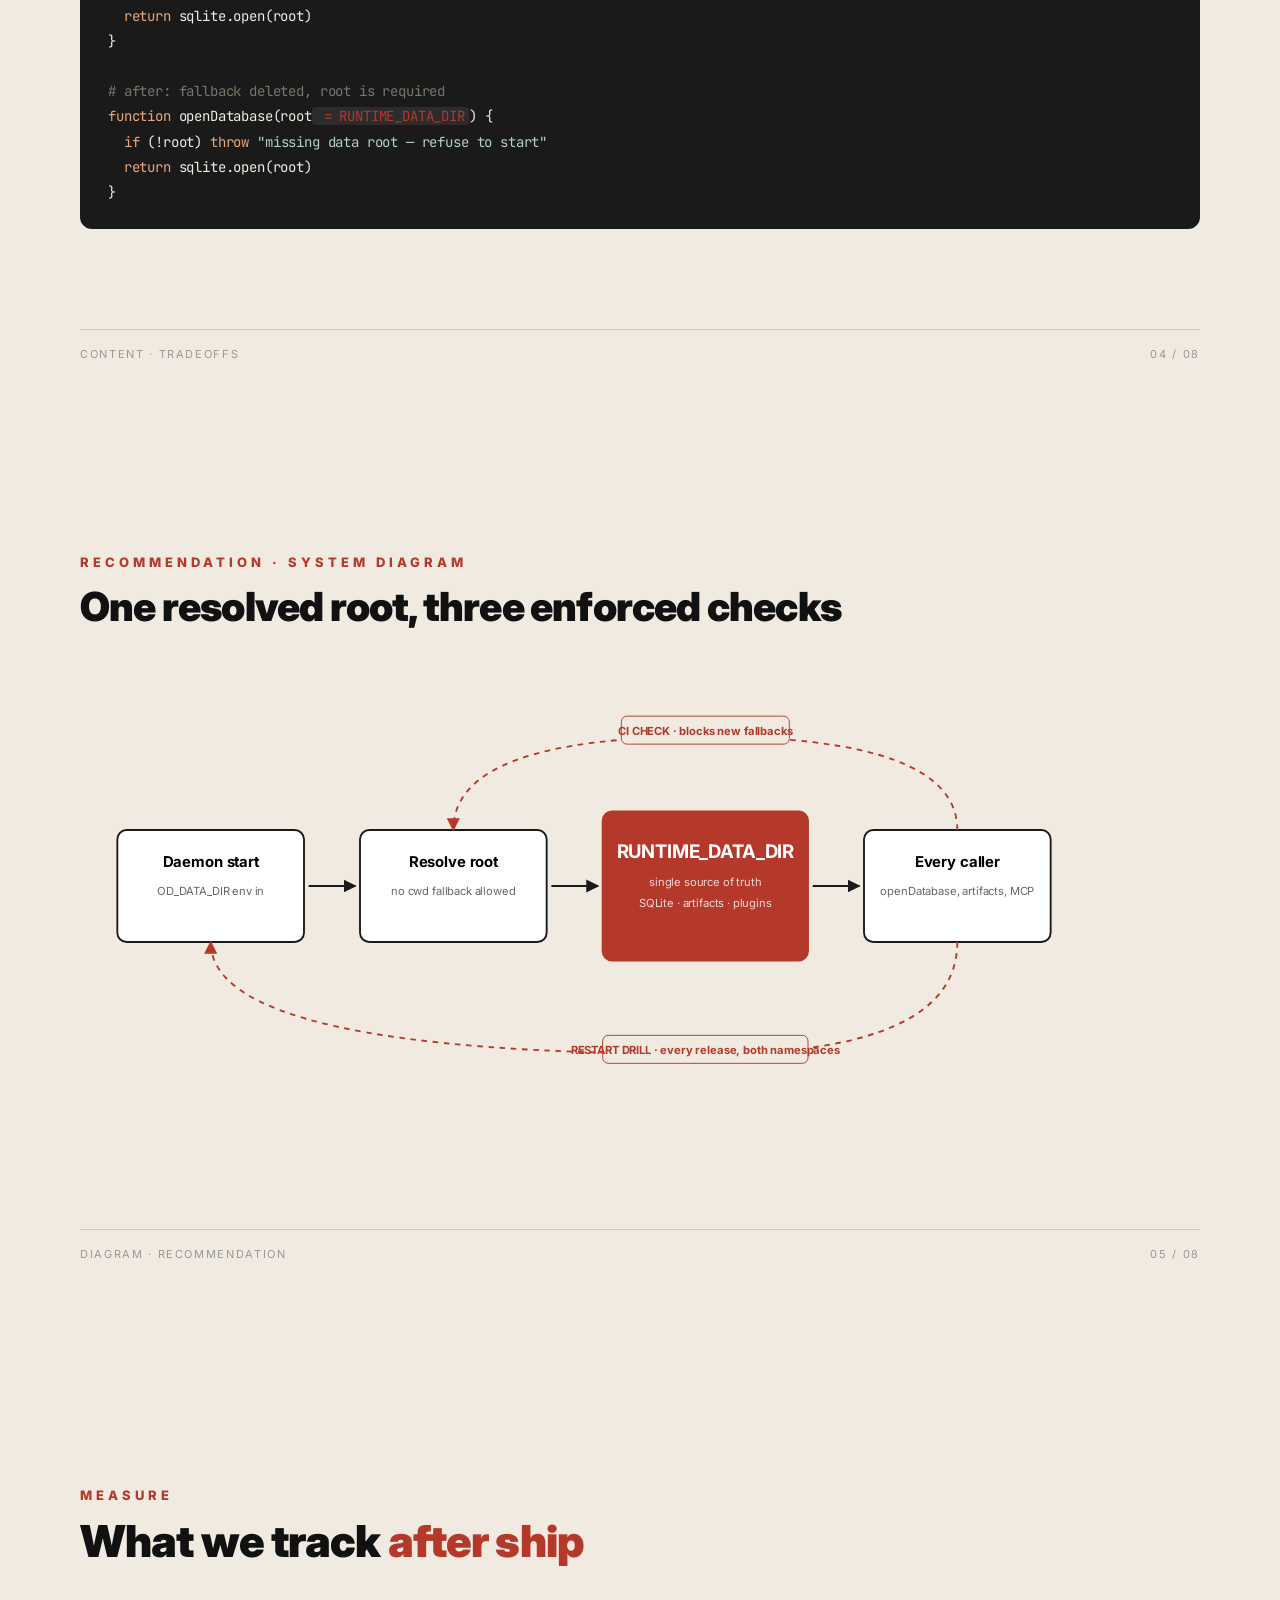
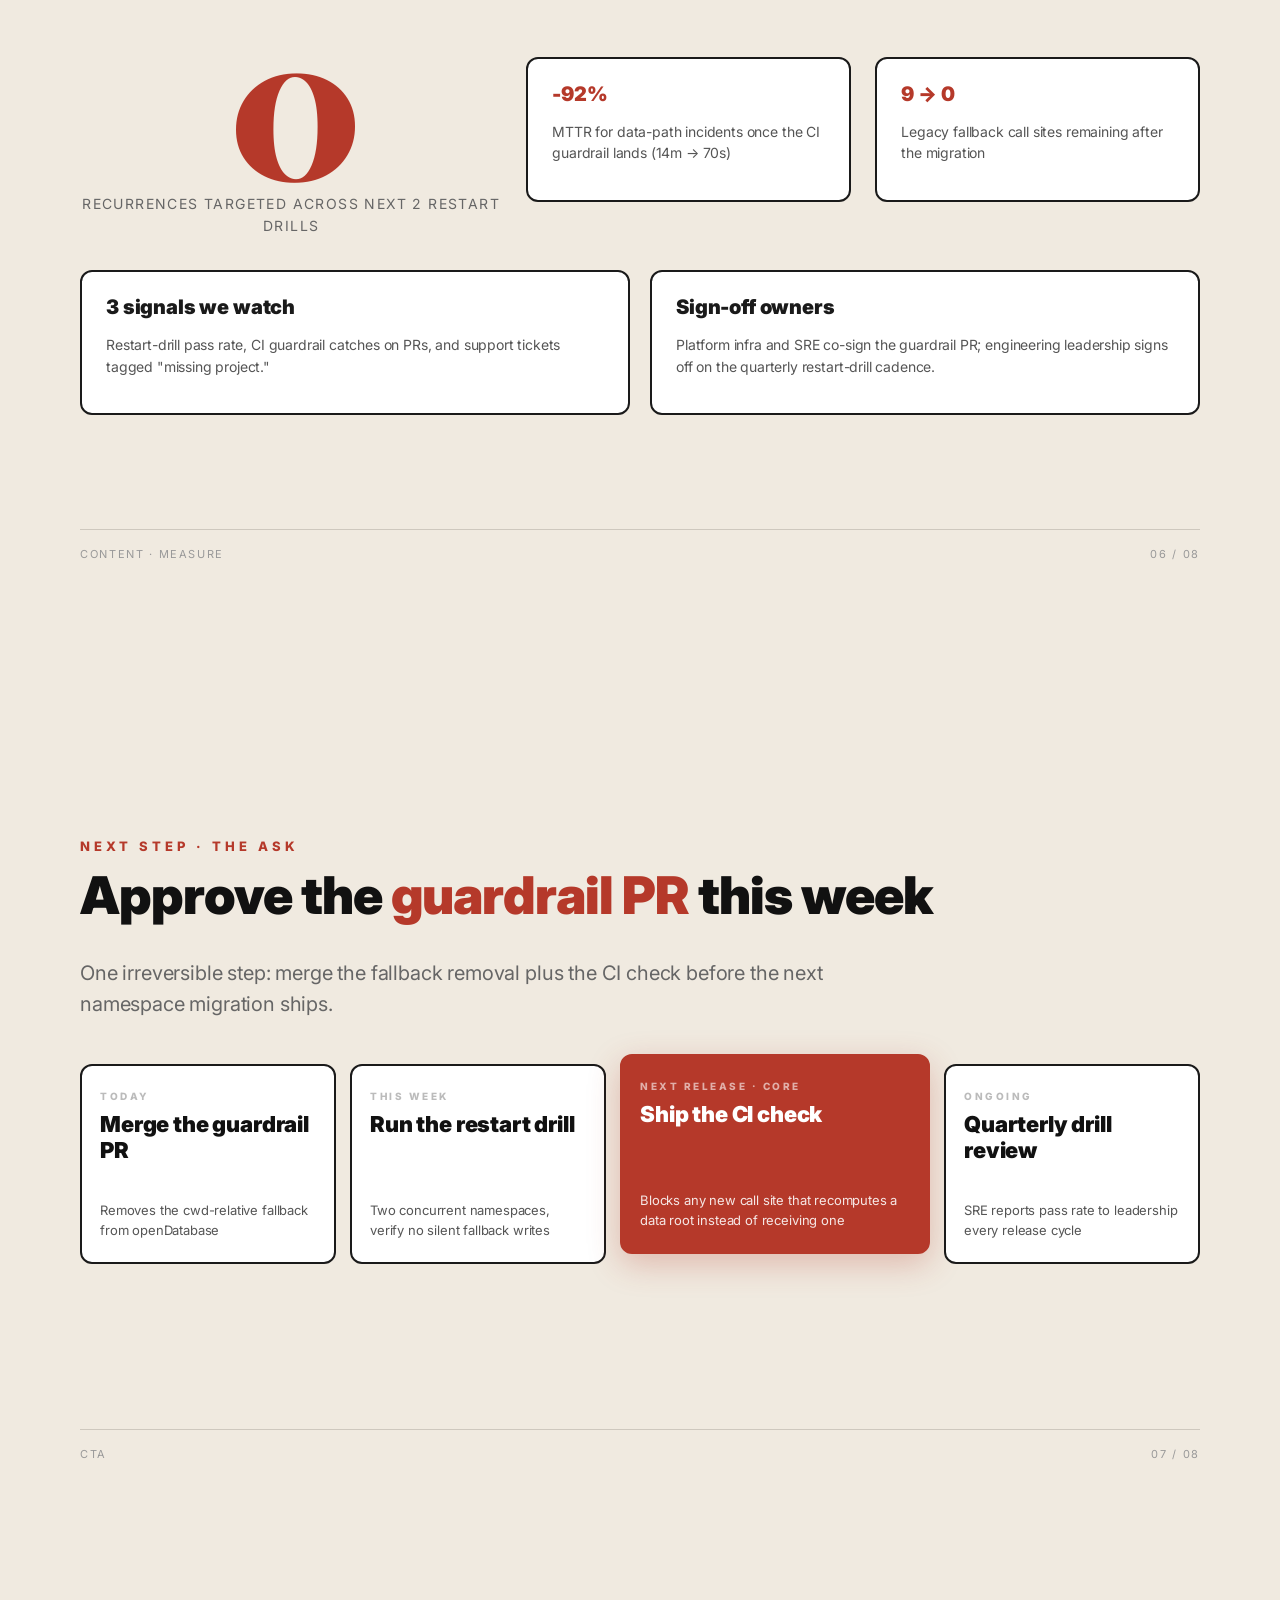
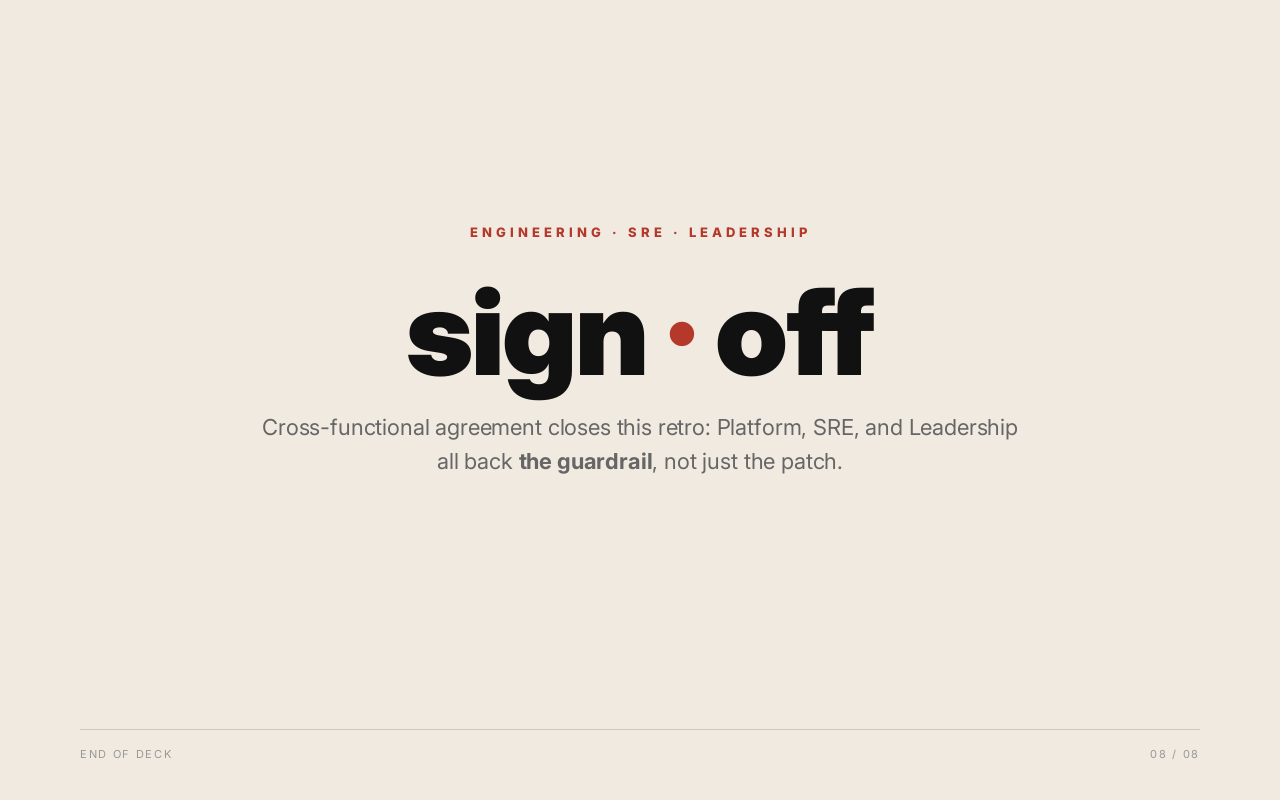
<file: design-templates/html-ppt-knowledge-arch-blueprint/example.html>
<!DOCTYPE html>
<html lang="zh-CN">
<head>
<meta charset="UTF-8">
<meta name="viewport" content="width=device-width, initial-scale=1">
<title>Turn an Incident Retro into a Learning Deck like a Platform VP - Product management</title>
<style>/* html-ppt :: shared webfonts */
@import url('https://fonts.googleapis.com/css2?family=Inter:wght@200;300;400;500;600;700;800;900&display=swap');
@import url('https://fonts.googleapis.com/css2?family=Noto+Sans+SC:wght@200;300;400;500;600;700;900&display=swap');
@import url('https://fonts.googleapis.com/css2?family=Noto+Serif+SC:wght@300;400;600;700&display=swap');
@import url('https://fonts.googleapis.com/css2?family=JetBrains+Mono:wght@400;500;700&display=swap');
@import url('https://fonts.googleapis.com/css2?family=Playfair+Display:ital,wght@0,400;0,600;0,800;1,400&display=swap');
@import url('https://fonts.googleapis.com/css2?family=Space+Grotesk:wght@300;400;500;600;700&display=swap');
@import url('https://fonts.googleapis.com/css2?family=IBM+Plex+Mono:wght@300;400;500;700&display=swap');
@import url('https://fonts.googleapis.com/css2?family=Archivo+Black&display=swap');

</style>
<style>/* html-ppt :: base.css — reset + shared tokens + layout primitives */
/* Default tokens. Themes in assets/themes/*.css override the :root block. */
:root {
  --bg: #ffffff;
  --bg-soft: #f7f7f8;
  --surface: #ffffff;
  --surface-2: #f2f2f4;
  --border: rgba(0,0,0,.08);
  --border-strong: rgba(0,0,0,.16);
  --text-1: #111216;
  --text-2: #55596a;
  --text-3: #8a8f9e;
  --accent: #3b6cff;
  --accent-2: #7a5cff;
  --accent-3: #ff5c8a;
  --good: #1aaf6c;
  --warn: #f5a524;
  --bad:  #e0445a;
  --grad: linear-gradient(135deg,#3b6cff,#7a5cff 55%,#ff5c8a);
  --grad-soft: linear-gradient(135deg,#eef2ff,#f5ecff 55%,#ffeef5);
  --radius: 18px;
  --radius-sm: 12px;
  --radius-lg: 26px;
  --shadow: 0 10px 30px rgba(18,24,40,.08), 0 2px 6px rgba(18,24,40,.04);
  --shadow-lg: 0 24px 60px rgba(18,24,40,.14), 0 6px 16px rgba(18,24,40,.06);
  --font-sans: 'Inter','Noto Sans SC',-apple-system,BlinkMacSystemFont,Helvetica,Arial,sans-serif;
  --font-serif: 'Playfair Display','Noto Serif SC',Georgia,serif;
  --font-mono: 'JetBrains Mono','IBM Plex Mono',SFMono-Regular,Menlo,monospace;
  --font-display: var(--font-sans);
  --letter-tight: -.03em;
  --letter-normal: -.01em;
  --ease: cubic-bezier(.4,0,.2,1);
}

*,*::before,*::after{box-sizing:border-box}
html,body{margin:0;padding:0;background:var(--bg);color:var(--text-1);
  font-family:var(--font-sans);font-weight:400;line-height:1.6;
  -webkit-font-smoothing:antialiased;-moz-osx-font-smoothing:grayscale;
  letter-spacing:var(--letter-normal)}
img,svg,video{max-width:100%;display:block}
a{color:var(--accent);text-decoration:none}
a:hover{text-decoration:underline}
code,kbd,pre,samp{font-family:var(--font-mono)}

/* ================= SLIDE SYSTEM ================= */
.deck{position:relative;width:100vw;height:100vh;overflow:hidden;background:var(--bg)}
.slide{
  position:absolute;inset:0;
  display:flex;flex-direction:column;justify-content:center;
  padding:72px 96px;
  box-sizing:border-box;
  opacity:0;pointer-events:none;
  transition:opacity .5s var(--ease), transform .5s var(--ease);
  transform:translateX(30px);
  overflow:hidden;
}
.slide.is-active{opacity:1;pointer-events:auto;transform:translateX(0);z-index:2}
.slide.is-prev{transform:translateX(-30px)}

/* single-page standalone (used when a layout file is opened directly) */
body.single .slide{position:relative;width:100vw;height:100vh;opacity:1;transform:none;pointer-events:auto}

/* ================= TYPOGRAPHY ================= */
.eyebrow{font-size:13px;font-weight:500;letter-spacing:.16em;text-transform:uppercase;color:var(--text-3)}
.kicker{font-size:14px;font-weight:600;color:var(--accent);letter-spacing:.08em;text-transform:uppercase}
h1.title,.h1{font-family:var(--font-display);font-size:72px;line-height:1.05;font-weight:800;letter-spacing:var(--letter-tight);margin:0 0 18px;color:var(--text-1)}
h2.title,.h2{font-family:var(--font-display);font-size:54px;line-height:1.1;font-weight:700;letter-spacing:var(--letter-tight);margin:0 0 14px}
h3,.h3{font-size:32px;line-height:1.2;font-weight:600;letter-spacing:var(--letter-normal);margin:0 0 10px}
h4,.h4{font-size:22px;line-height:1.3;font-weight:600;margin:0 0 8px}
.lede{font-size:22px;line-height:1.55;color:var(--text-2);font-weight:300;max-width:62ch}
.dim{color:var(--text-2)}
.dim2{color:var(--text-3)}
.mono{font-family:var(--font-mono)}
.serif{font-family:var(--font-serif)}
.gradient-text{background:var(--grad);-webkit-background-clip:text;background-clip:text;-webkit-text-fill-color:transparent;color:transparent}

/* ================= LAYOUT PRIMITIVES ================= */
.stack>*+*{margin-top:14px}
.row{display:flex;gap:24px;align-items:center}
.row.wrap{flex-wrap:wrap}
.grid{display:grid;gap:24px}
.g2{grid-template-columns:repeat(2,1fr)}
.g3{grid-template-columns:repeat(3,1fr)}
.g4{grid-template-columns:repeat(4,1fr)}
.center{display:flex;align-items:center;justify-content:center;text-align:center}
.fill{flex:1}
.sp-t{padding-top:24px}.sp-b{padding-bottom:24px}
.mt-s{margin-top:8px}.mt-m{margin-top:18px}.mt-l{margin-top:32px}
.mb-s{margin-bottom:8px}.mb-m{margin-bottom:18px}.mb-l{margin-bottom:32px}

/* ================= CARDS ================= */
.card{background:var(--surface);border:1px solid var(--border);border-radius:var(--radius);
  padding:26px 28px;box-shadow:var(--shadow);position:relative;overflow:hidden}
.card-soft{background:var(--surface-2);border:1px solid var(--border)}
.card-outline{background:transparent;border:1.5px solid var(--border-strong);box-shadow:none}
.card-accent{background:var(--surface);border-top:3px solid var(--accent)}
.card-hover{transition:transform .3s var(--ease),box-shadow .3s var(--ease)}
.card-hover:hover{transform:translateY(-4px);box-shadow:var(--shadow-lg)}

.pill{display:inline-block;padding:4px 12px;border-radius:999px;font-size:12px;font-weight:500;
  background:var(--surface-2);color:var(--text-2);border:1px solid var(--border)}
.pill-accent{background:color-mix(in srgb,var(--accent) 12%,transparent);color:var(--accent);border-color:color-mix(in srgb,var(--accent) 28%,transparent)}

/* ================= BARS / DIVIDERS ================= */
.divider{height:1px;background:var(--border);width:100%}
.divider-accent{height:3px;width:72px;background:var(--accent);border-radius:2px}

/* ================= CHROME (header/footer/progress) ================= */
.deck-header{position:absolute;top:24px;left:40px;right:40px;display:flex;align-items:center;justify-content:space-between;
  font-size:12px;color:var(--text-3);letter-spacing:.12em;text-transform:uppercase;z-index:10;pointer-events:none}
.deck-footer{position:absolute;bottom:24px;left:40px;right:40px;display:flex;align-items:center;justify-content:space-between;
  font-size:12px;color:var(--text-3);z-index:10;pointer-events:none}
.slide-number::before{content:attr(data-current)}
.slide-number::after{content:" / " attr(data-total)}
.progress-bar{position:fixed;left:0;right:0;bottom:0;height:3px;background:transparent;z-index:20}
.progress-bar > span{display:block;height:100%;width:0;background:var(--accent);transition:width .3s var(--ease)}

/* ================= PRESENTER / OVERVIEW ================= */
.notes{display:none!important}
.notes-overlay{position:fixed;inset:auto 0 0 0;max-height:42vh;background:rgba(20,22,30,.95);color:#e8ebf4;
  padding:20px 32px;font-size:16px;line-height:1.6;border-top:1px solid rgba(255,255,255,.1);transform:translateY(100%);
  transition:transform .3s var(--ease);z-index:40;overflow:auto;font-family:var(--font-sans)}
.notes-overlay.open{transform:translateY(0)}
.overview{position:fixed;inset:0;background:rgba(10,12,18,.92);backdrop-filter:blur(12px);z-index:50;
  display:none;padding:40px;overflow:auto}
.overview.open{display:grid;grid-template-columns:repeat(4,1fr);gap:20px;align-content:start}
.overview .thumb{background:var(--surface);border:1px solid var(--border);border-radius:12px;
  aspect-ratio:16/9;overflow:hidden;cursor:pointer;position:relative;color:var(--text-1);padding:16px;
  font-size:11px;transition:transform .2s var(--ease)}
.overview .thumb:hover{transform:scale(1.04)}
.overview .thumb .n{position:absolute;top:8px;left:10px;font-weight:700;font-size:14px;color:var(--text-3)}
.overview .thumb .t{position:absolute;bottom:10px;left:14px;right:14px;font-weight:600;color:var(--text-1)}

/* ================= PRESENTER VIEW ================= */
/* Presenter view opens in a separate popup window (S key).
 * All presenter styles are self-contained in the popup HTML generated by runtime.js.
 * The audience window (this file) is NOT affected — it stays as normal deck view.
 * Only the .notes class below is needed to hide speaker notes from audience. */

/* ================= UTILITY ================= */
.hidden{display:none!important}
.nowrap{white-space:nowrap}
.tr{text-align:right}.tc{text-align:center}.tl{text-align:left}
.uppercase{text-transform:uppercase;letter-spacing:.12em}

/* ================= PRINT ================= */
@media print{
  .slide{position:relative;opacity:1!important;transform:none!important;page-break-after:always;height:100vh}
  .deck-header,.deck-footer,.progress-bar,.notes-overlay,.overview{display:none!important}
}

</style>
<style>/* knowledge-arch-blueprint — 奶油纸 + 建筑蓝图风 */
.tpl-knowledge-arch-blueprint{
  --kb-bg:#F0EAE0;
  --kb-ink:#1a1a1a;
  --kb-ink2:#555;
  --kb-ink3:#aaa;
  --kb-rust:#B5392A;
  --kb-rust-soft:rgba(181,57,42,.08);
  --kb-line:#cec8be;
  background:var(--kb-bg);
  color:var(--kb-ink);
  font-family:'Inter','Noto Sans SC',-apple-system,sans-serif;
}
.tpl-knowledge-arch-blueprint .slide{background:var(--kb-bg);color:var(--kb-ink);padding:64px 80px}
.tpl-knowledge-arch-blueprint .kb-grid-bg{position:absolute;inset:0;pointer-events:none;opacity:.35;background-image:linear-gradient(rgba(26,26,26,.06) 1px,transparent 1px),linear-gradient(90deg,rgba(26,26,26,.06) 1px,transparent 1px);background-size:48px 48px;mask-image:radial-gradient(ellipse at center,black 40%,transparent 85%)}
.tpl-knowledge-arch-blueprint .slide > *{position:relative;z-index:2}
.tpl-knowledge-arch-blueprint .kb-kicker{font-size:13px;font-weight:800;letter-spacing:4px;text-transform:uppercase;color:var(--kb-rust);margin-bottom:12px}
.tpl-knowledge-arch-blueprint .kb-h1{font-size:66px;font-weight:900;line-height:1.08;color:#111;margin:0 0 14px;letter-spacing:-.02em}
.tpl-knowledge-arch-blueprint .kb-h1 span.rust{color:var(--kb-rust)}
.tpl-knowledge-arch-blueprint .kb-sub{font-size:20px;color:#666;line-height:1.55;max-width:780px}
.tpl-knowledge-arch-blueprint .kb-insight{display:inline-block;background:var(--kb-rust);color:#fff;border-radius:10px;padding:16px 22px;font-size:14px;font-weight:700;line-height:1.5;max-width:340px;box-shadow:0 8px 24px rgba(181,57,42,.22)}
.tpl-knowledge-arch-blueprint .kb-insight .kk{font-size:10px;letter-spacing:2px;opacity:.7;display:block;margin-bottom:6px;font-weight:800}
.tpl-knowledge-arch-blueprint .kb-section-label{font-size:11px;font-weight:800;letter-spacing:3.5px;text-transform:uppercase;color:#aaa;margin:30px 0 12px;display:flex;align-items:center;gap:14px}
.tpl-knowledge-arch-blueprint .kb-section-label::after{content:'';flex:1;height:1px;background:var(--kb-line)}
.tpl-knowledge-arch-blueprint .kb-pipeline{display:flex;align-items:stretch;gap:14px;margin-top:24px}
.tpl-knowledge-arch-blueprint .kb-step{flex:1;border:2px solid #1a1a1a;border-radius:12px;padding:22px 18px;background:#fff;position:relative;min-height:200px;display:flex;flex-direction:column}
.tpl-knowledge-arch-blueprint .kb-step.hero{background:var(--kb-rust);border-color:var(--kb-rust);color:#fff;flex:1.25;box-shadow:0 10px 32px rgba(181,57,42,.28);transform:translateY(-10px)}
.tpl-knowledge-arch-blueprint .kb-step-num{font-size:10px;font-weight:800;letter-spacing:2.5px;color:#bbb;margin-bottom:8px;text-transform:uppercase}
.tpl-knowledge-arch-blueprint .kb-step.hero .kb-step-num{color:rgba(255,255,255,.6)}
.tpl-knowledge-arch-blueprint .kb-step-title{font-size:22px;font-weight:900;line-height:1.15;color:#111;margin-bottom:8px}
.tpl-knowledge-arch-blueprint .kb-step.hero .kb-step-title{color:#fff}
.tpl-knowledge-arch-blueprint .kb-step-body{font-size:13px;line-height:1.55;color:#555;margin-top:auto}
.tpl-knowledge-arch-blueprint .kb-step.hero .kb-step-body{color:rgba(255,255,255,.88)}
.tpl-knowledge-arch-blueprint .kb-grid-2{display:grid;grid-template-columns:1fr 1fr;gap:20px;margin-top:24px}
.tpl-knowledge-arch-blueprint .kb-card{background:#fff;border:2px solid #1a1a1a;border-radius:12px;padding:22px 24px}
.tpl-knowledge-arch-blueprint .kb-card h4{font-size:20px;font-weight:900;margin-bottom:6px}
.tpl-knowledge-arch-blueprint .kb-card p{font-size:14px;color:#555;line-height:1.55}
.tpl-knowledge-arch-blueprint .kb-legend{display:flex;gap:18px;flex-wrap:wrap;margin-top:22px;font-size:12px;color:#666}
.tpl-knowledge-arch-blueprint .kb-legend .d{display:flex;align-items:center;gap:8px}
.tpl-knowledge-arch-blueprint .kb-legend .b{width:14px;height:14px;border:2px solid #1a1a1a;border-radius:3px}
.tpl-knowledge-arch-blueprint .kb-legend .b.rust{background:var(--kb-rust);border-color:var(--kb-rust)}
.tpl-knowledge-arch-blueprint .kb-footer{position:absolute;left:80px;right:80px;bottom:36px;display:flex;justify-content:space-between;font-size:11px;color:#999;letter-spacing:.15em;text-transform:uppercase;border-top:1px solid var(--kb-line);padding-top:16px}
.tpl-knowledge-arch-blueprint .kb-mono{font-family:'JetBrains Mono',monospace}
.tpl-knowledge-arch-blueprint .kb-codebox{background:#1a1a1a;color:#f0eae0;border-radius:12px;padding:22px 26px;font-family:'JetBrains Mono',monospace;font-size:14px;line-height:1.8;margin-top:20px;border:2px solid #1a1a1a}
.tpl-knowledge-arch-blueprint .kb-codebox .cm{color:#7a766c}
.tpl-knowledge-arch-blueprint .kb-codebox .kw{color:#e8a87c}
.tpl-knowledge-arch-blueprint .kb-codebox .st{color:#b3d1bc}
.tpl-knowledge-arch-blueprint .kb-codebox .hl{color:var(--kb-rust);background:rgba(255,255,255,.08);padding:0 4px;border-radius:3px}
.tpl-knowledge-arch-blueprint .kb-big-num{font-family:'Playfair Display',Georgia,serif;font-size:200px;font-weight:900;line-height:.9;color:var(--kb-rust);letter-spacing:-.04em}

</style>
<style>
/* Static-preview fallback (runtime.js is absent — keep every slide visible) */
.deck{height:auto;min-height:100vh;overflow:visible}
.slide{position:relative;inset:auto;opacity:1;pointer-events:auto;transform:none;height:100vh;page-break-after:always}
.deck-header,.deck-footer,.slide-number,.progress-bar,.notes-overlay,.overview{pointer-events:none}
.notes{display:none!important}
</style></head>
<body class="tpl-knowledge-arch-blueprint">
<div class="deck">

  <!-- 1. COVER -->
  <section class="slide is-active">
    <div class="kb-grid-bg"></div>
    <div style="display:flex;justify-content:space-between;align-items:flex-start;gap:40px;margin-bottom:44px">
      <div>
        <div class="kb-kicker">Product Management · Incident Retro Deck</div>
        <h1 class="kb-h1" style="font-size:52px">Turn an incident retro into<br>a <span class="rust">learning deck</span>, like a Platform VP</h1>
        <p class="kb-sub">The daemon-restart data bug: what broke, why, the fix on the table, and the one decision engineering, SRE, and leadership need to co-sign this week.</p>
      </div>
      <div class="kb-insight"><span class="kk">DECISION NEEDED</span>Ship the data-root guardrail before the next namespace migration — not another point patch.</div>
    </div>
    <div class="kb-section-label">Retro Arc · Decision → Measure</div>
    <div class="kb-pipeline">
      <div class="kb-step"><div class="kb-step-num">STEP 01</div><div class="kb-step-title">Decision needed</div><div class="kb-step-body">Which fix ships this sprint: patch the call sites, or remove the fallback entirely</div></div>
      <div class="kb-step"><div class="kb-step-num">STEP 02</div><div class="kb-step-title">User pain</div><div class="kb-step-body">41 projects looked "deleted" for 12 minutes after a routine restart</div></div>
      <div class="kb-step hero"><div class="kb-step-num">STEP 03 · CORE</div><div class="kb-step-title">Options &amp; recommendation</div><div class="kb-step-body">Compare the narrow patch against the guardrail that closes the whole class</div></div>
      <div class="kb-step"><div class="kb-step-num">STEP 04</div><div class="kb-step-title">Measure</div><div class="kb-step-body">MTTR, recurrence count, and CI catch-rate we'll track post-ship</div></div>
    </div>
    <div class="kb-footer"><span>Open Design · Platform Incident Retro</span><span>01 / 08</span></div>
  </section>

  <!-- 2. SECTION DIVIDER -->
  <section class="slide">
    <div class="kb-grid-bg"></div>
    <div style="margin:auto 0">
      <div class="kb-kicker">Chapter One · Decision Needed</div>
      <h1 class="kb-h1" style="font-size:88px">Ship the guardrail —<br><span class="rust">before</span> the next restart</h1>
      <p class="kb-sub" style="font-size:24px;margin-top:20px">On June 14, a routine daemon restart under a stale namespace let 41 projects' SQLite files resolve against a cwd-relative fallback instead of the daemon's actual data root.<br>The only question left this sprint is <b>which fix we ship</b> — a patch, or a guardrail.</p>
    </div>
    <div class="kb-footer"><span>Section · Chapter 1</span><span>02 / 08</span></div>
  </section>

  <!-- 3. CONTENT 2-col -->
  <section class="slide">
    <div class="kb-grid-bg"></div>
    <div class="kb-kicker">User Pain · Options</div>
    <h1 class="kb-h1" style="font-size:44px">12 minutes of "my projects vanished" × 41 teams</h1>
    <div class="kb-grid-2">
      <div class="kb-card">
        <div class="kb-kicker" style="color:#888">Option A</div>
        <h4>Patch the call sites</h4>
        <p>Fix the 9 known <span class="kb-mono">openDatabase(projectRoot)</span> calls to pass the resolved data root explicitly. Ships in two days — but the next engineer who adds a call site can reintroduce the same escape.</p>
      </div>
      <div class="kb-card" style="background:var(--kb-rust-soft);border-color:var(--kb-rust)">
        <div class="kb-kicker">Option B · Recommended</div>
        <h4>Remove the fallback entirely</h4>
        <p>Delete the cwd-relative default from <span class="kb-mono">openDatabase</span> itself, so a missing data root fails loudly at startup instead of silently writing elsewhere. One migration, closes the whole bug class.</p>
      </div>
    </div>
    <div class="kb-legend">
      <div class="d"><span class="b"></span>Fast, narrow coverage · Option A</div>
      <div class="d"><span class="b rust"></span>Slower, closes the class · Option B</div>
      <div class="d">—— data path &nbsp;&nbsp; ┈┈ silent fallback (the bug)</div>
    </div>
    <div class="kb-footer"><span>Content · Options</span><span>03 / 08</span></div>
  </section>

  <!-- 4. CODE -->
  <section class="slide">
    <div class="kb-grid-bg"></div>
    <div class="kb-kicker">Tradeoffs · The Fix</div>
    <h1 class="kb-h1" style="font-size:44px">Why "patch the sites" loses to "kill the fallback"</h1>
    <p class="kb-sub">A per-site patch depends on every future engineer remembering the rule. Removing the fallback makes the rule impossible to violate — the daemon simply refuses to start with an unresolved data root.</p>
    <pre class="kb-codebox"><span class="cm"># apps/daemon/src/db.ts — before vs after</span>
<span class="kw">function</span> openDatabase(projectRoot<span class="hl">?</span>) {
  <span class="kw">const</span> root = projectRoot ?? <span class="st">cwd-relative default</span> <span class="cm">// silent escape</span>
  <span class="kw">return</span> sqlite.open(root)
}

<span class="cm"># after: fallback deleted, root is required</span>
<span class="kw">function</span> openDatabase(root<span class="hl"> = RUNTIME_DATA_DIR</span>) {
  <span class="kw">if</span> (!root) <span class="kw">throw</span> <span class="st">"missing data root — refuse to start"</span>
  <span class="kw">return</span> sqlite.open(root)
}</pre>
    <div class="kb-footer"><span>Content · Tradeoffs</span><span>04 / 08</span></div>
  </section>

  <!-- 5. DIAGRAM - SVG feedback loop -->
  <section class="slide">
    <div class="kb-grid-bg"></div>
    <div class="kb-kicker">Recommendation · System Diagram</div>
    <h1 class="kb-h1" style="font-size:40px">One resolved root, three enforced checks</h1>
    <svg viewBox="0 0 1200 520" style="width:100%;max-width:1200px;margin-top:20px" xmlns="http://www.w3.org/2000/svg">
      <defs>
        <marker id="arrow" viewBox="0 0 10 10" refX="9" refY="5" markerWidth="7" markerHeight="7" orient="auto">
          <path d="M0,0 L10,5 L0,10 z" fill="#1a1a1a"/>
        </marker>
        <marker id="arrow-r" viewBox="0 0 10 10" refX="9" refY="5" markerWidth="7" markerHeight="7" orient="auto">
          <path d="M0,0 L10,5 L0,10 z" fill="#B5392A"/>
        </marker>
      </defs>
      <g font-family="Inter, sans-serif" font-size="16" font-weight="700">
        <!-- boxes -->
        <rect x="40" y="180" width="200" height="120" rx="10" fill="#fff" stroke="#1a1a1a" stroke-width="2"/>
        <text x="140" y="220" text-anchor="middle">Daemon start</text>
        <text x="140" y="250" text-anchor="middle" font-size="12" font-weight="400" fill="#666">OD_DATA_DIR env in</text>

        <rect x="300" y="180" width="200" height="120" rx="10" fill="#fff" stroke="#1a1a1a" stroke-width="2"/>
        <text x="400" y="220" text-anchor="middle">Resolve root</text>
        <text x="400" y="250" text-anchor="middle" font-size="12" font-weight="400" fill="#666">no cwd fallback allowed</text>

        <rect x="560" y="160" width="220" height="160" rx="10" fill="#B5392A" stroke="#B5392A" stroke-width="2"/>
        <text x="670" y="210" text-anchor="middle" fill="#fff" font-size="20">RUNTIME_DATA_DIR</text>
        <text x="670" y="240" text-anchor="middle" font-size="12" font-weight="400" fill="rgba(255,255,255,.8)">single source of truth</text>
        <text x="670" y="262" text-anchor="middle" font-size="12" font-weight="400" fill="rgba(255,255,255,.8)">SQLite · artifacts · plugins</text>

        <rect x="840" y="180" width="200" height="120" rx="10" fill="#fff" stroke="#1a1a1a" stroke-width="2"/>
        <text x="940" y="220" text-anchor="middle">Every caller</text>
        <text x="940" y="250" text-anchor="middle" font-size="12" font-weight="400" fill="#666">openDatabase, artifacts, MCP</text>

        <!-- forward arrows -->
        <line x1="245" y1="240" x2="295" y2="240" stroke="#1a1a1a" stroke-width="2" marker-end="url(#arrow)"/>
        <line x1="505" y1="240" x2="555" y2="240" stroke="#1a1a1a" stroke-width="2" marker-end="url(#arrow)"/>
        <line x1="785" y1="240" x2="835" y2="240" stroke="#1a1a1a" stroke-width="2" marker-end="url(#arrow)"/>

        <!-- feedback dashed -->
        <path d="M 940 180 Q 940 80, 670 80 Q 400 80, 400 180" fill="none" stroke="#B5392A" stroke-width="2" stroke-dasharray="6 6" marker-end="url(#arrow-r)"/>
        <rect x="580" y="58" width="180" height="30" rx="6" fill="#F0EAE0" stroke="#B5392A" stroke-width="1"/>
        <text x="670" y="78" text-anchor="middle" fill="#B5392A" font-size="12">CI CHECK · blocks new fallbacks</text>

        <!-- bottom feedback to sources -->
        <path d="M 940 300 Q 940 420, 670 420 Q 140 420, 140 300" fill="none" stroke="#B5392A" stroke-width="2" stroke-dasharray="6 6" marker-end="url(#arrow-r)"/>
        <rect x="560" y="400" width="220" height="30" rx="6" fill="#F0EAE0" stroke="#B5392A" stroke-width="1"/>
        <text x="670" y="420" text-anchor="middle" fill="#B5392A" font-size="12">RESTART DRILL · every release, both namespaces</text>
      </g>
    </svg>
    <div class="kb-footer"><span>Diagram · Recommendation</span><span>05 / 08</span></div>
  </section>

  <!-- 6. STATS -->
  <section class="slide">
    <div class="kb-grid-bg"></div>
    <div class="kb-kicker">Measure</div>
    <h1 class="kb-h1" style="font-size:44px">What we track <span class="rust">after ship</span></h1>
    <div style="display:grid;grid-template-columns:1.3fr 1fr 1fr;gap:24px;margin-top:28px;align-items:center">
      <div style="text-align:center"><div class="kb-big-num">0</div><p style="font-size:14px;color:#666;margin-top:6px;letter-spacing:.1em;text-transform:uppercase">Recurrences targeted across next 2 restart drills</p></div>
      <div class="kb-card"><h4 style="color:var(--kb-rust)">-92%</h4><p>MTTR for data-path incidents once the CI guardrail lands (14m → 70s)</p></div>
      <div class="kb-card"><h4 style="color:var(--kb-rust)">9 → 0</h4><p>Legacy fallback call sites remaining after the migration</p></div>
    </div>
    <div class="kb-grid-2" style="margin-top:18px">
      <div class="kb-card"><h4>3 signals we watch</h4><p>Restart-drill pass rate, CI guardrail catches on PRs, and support tickets tagged "missing project."</p></div>
      <div class="kb-card"><h4>Sign-off owners</h4><p>Platform infra and SRE co-sign the guardrail PR; engineering leadership signs off on the quarterly restart-drill cadence.</p></div>
    </div>
    <div class="kb-footer"><span>Content · Measure</span><span>06 / 08</span></div>
  </section>

  <!-- 7. CTA -->
  <section class="slide">
    <div class="kb-grid-bg"></div>
    <div class="kb-kicker">Next Step · The Ask</div>
    <h1 class="kb-h1" style="font-size:52px">Approve the <span class="rust">guardrail PR</span> this week</h1>
    <p class="kb-sub">One irreversible step: merge the fallback removal plus the CI check before the next namespace migration ships.</p>
    <div class="kb-pipeline">
      <div class="kb-step"><div class="kb-step-num">TODAY</div><div class="kb-step-title">Merge the guardrail PR</div><div class="kb-step-body">Removes the cwd-relative fallback from openDatabase</div></div>
      <div class="kb-step"><div class="kb-step-num">THIS WEEK</div><div class="kb-step-title">Run the restart drill</div><div class="kb-step-body">Two concurrent namespaces, verify no silent fallback writes</div></div>
      <div class="kb-step hero"><div class="kb-step-num">NEXT RELEASE · CORE</div><div class="kb-step-title">Ship the CI check</div><div class="kb-step-body">Blocks any new call site that recomputes a data root instead of receiving one</div></div>
      <div class="kb-step"><div class="kb-step-num">ONGOING</div><div class="kb-step-title">Quarterly drill review</div><div class="kb-step-body">SRE reports pass rate to leadership every release cycle</div></div>
    </div>
    <div class="kb-footer"><span>CTA</span><span>07 / 08</span></div>
  </section>

  <!-- 8. THANKS -->
  <section class="slide">
    <div class="kb-grid-bg"></div>
    <div style="margin:auto 0;text-align:center">
      <div class="kb-kicker">Engineering · SRE · Leadership</div>
      <h1 class="kb-h1" style="font-size:120px;margin-top:24px">sign <span class="rust">·</span> off</h1>
      <p class="kb-sub" style="margin:0 auto;font-size:22px">Cross-functional agreement closes this retro: Platform, SRE, and Leadership all back <b>the guardrail</b>, not just the patch.</p>
    </div>
    <div class="kb-footer"><span>End of deck</span><span>08 / 08</span></div>
  </section>

</div>

</body>
</html>
</file>
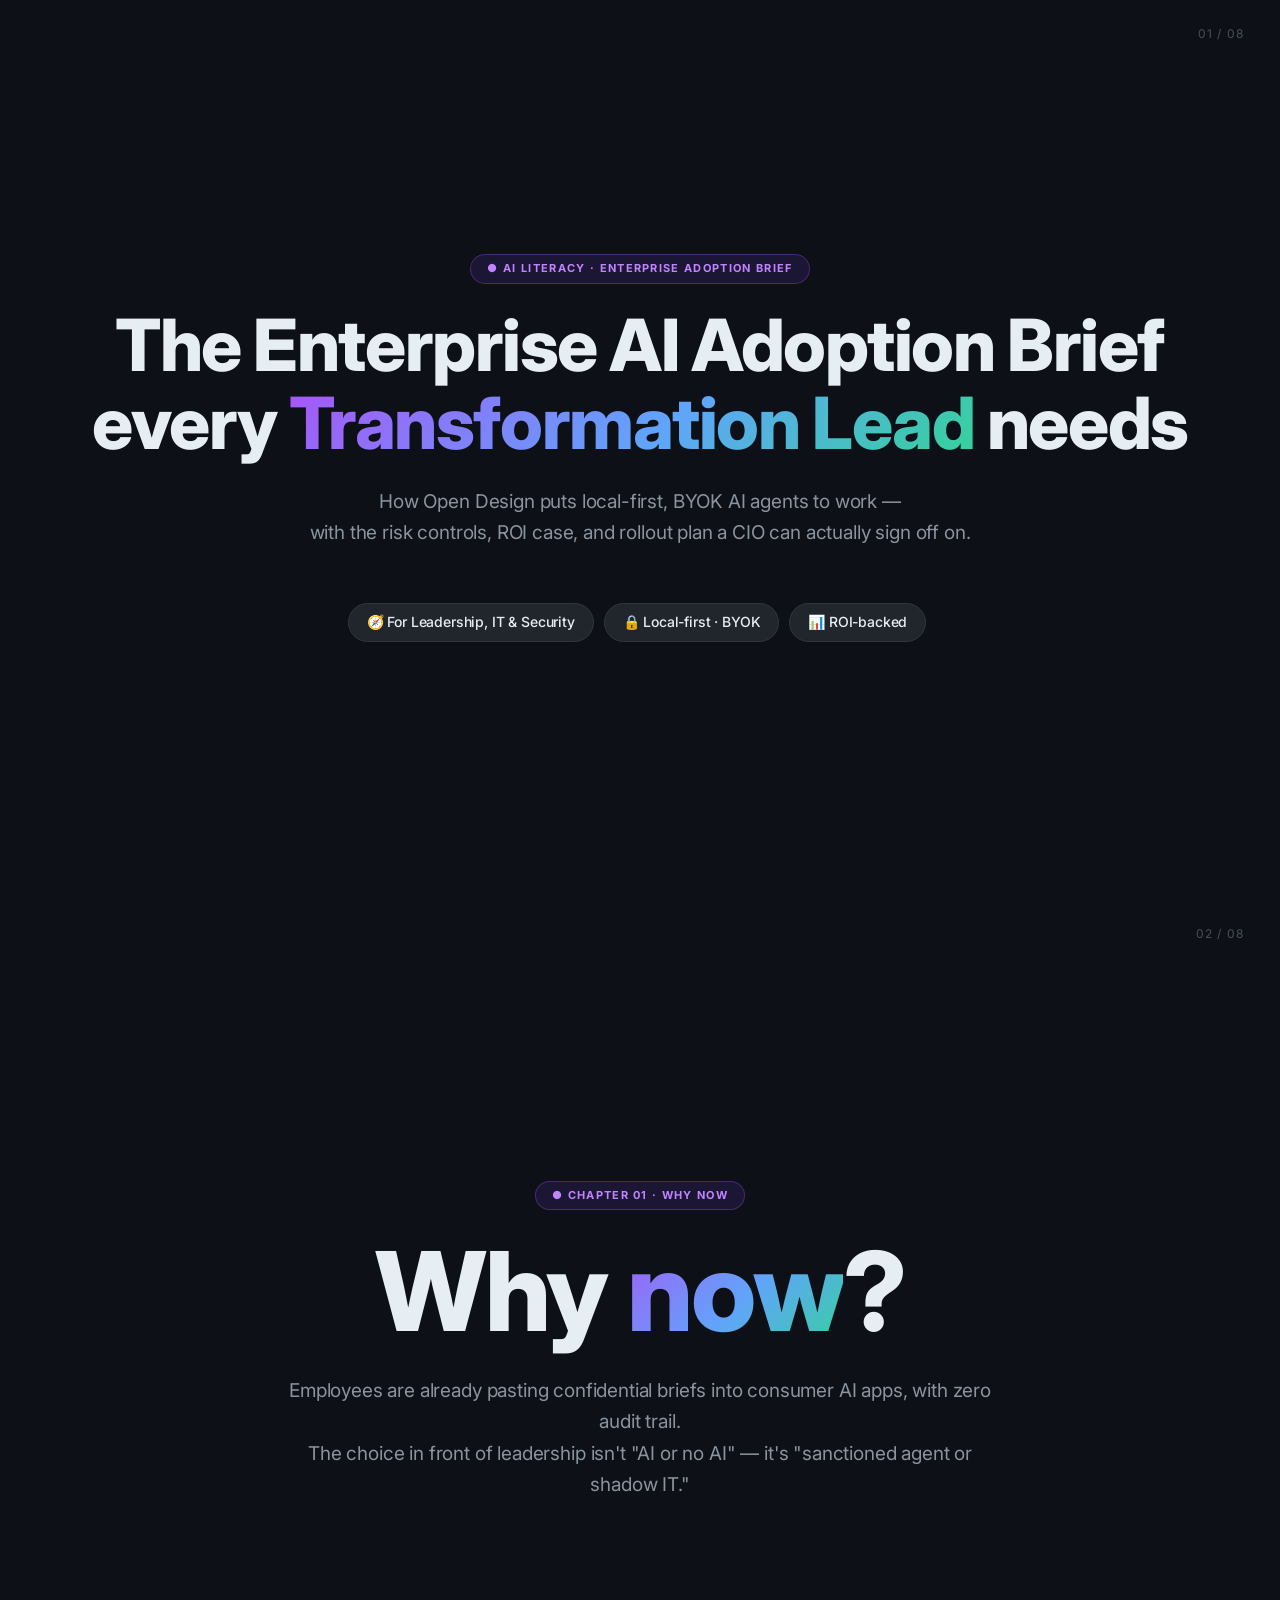
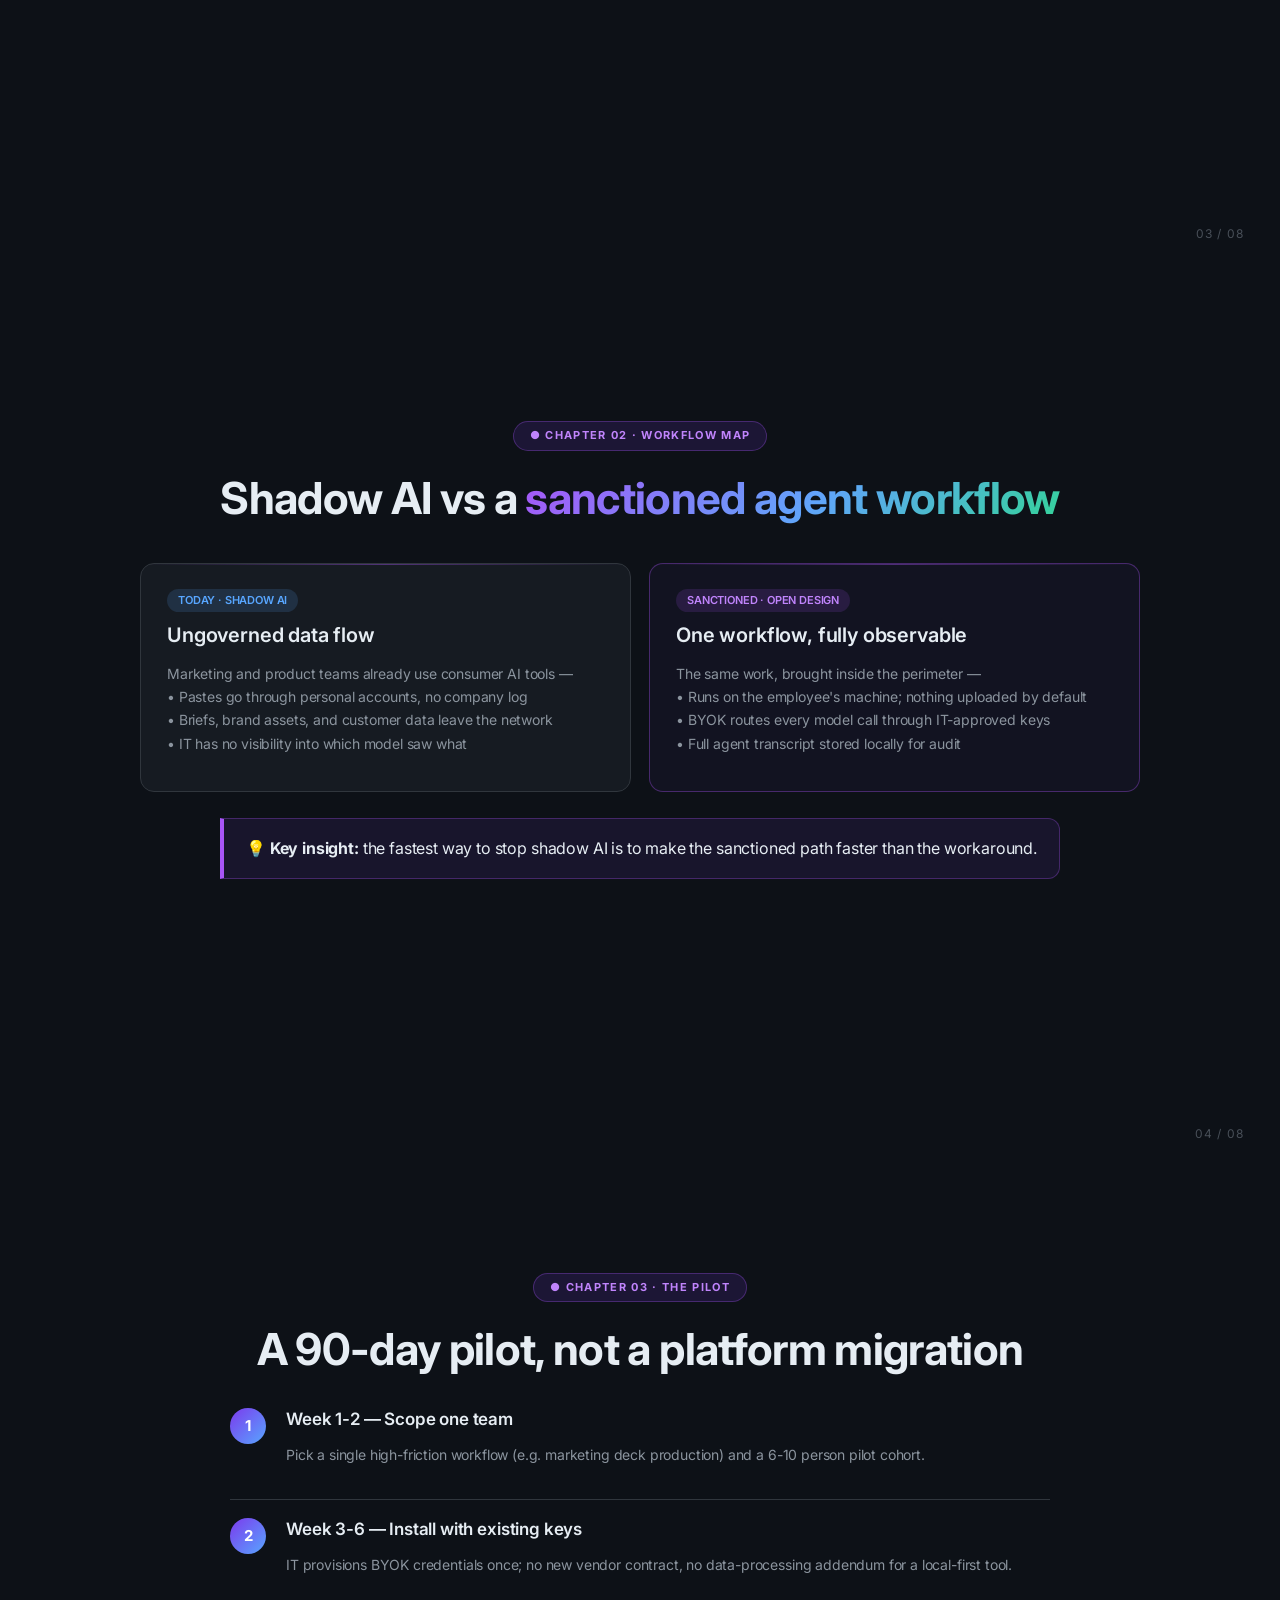
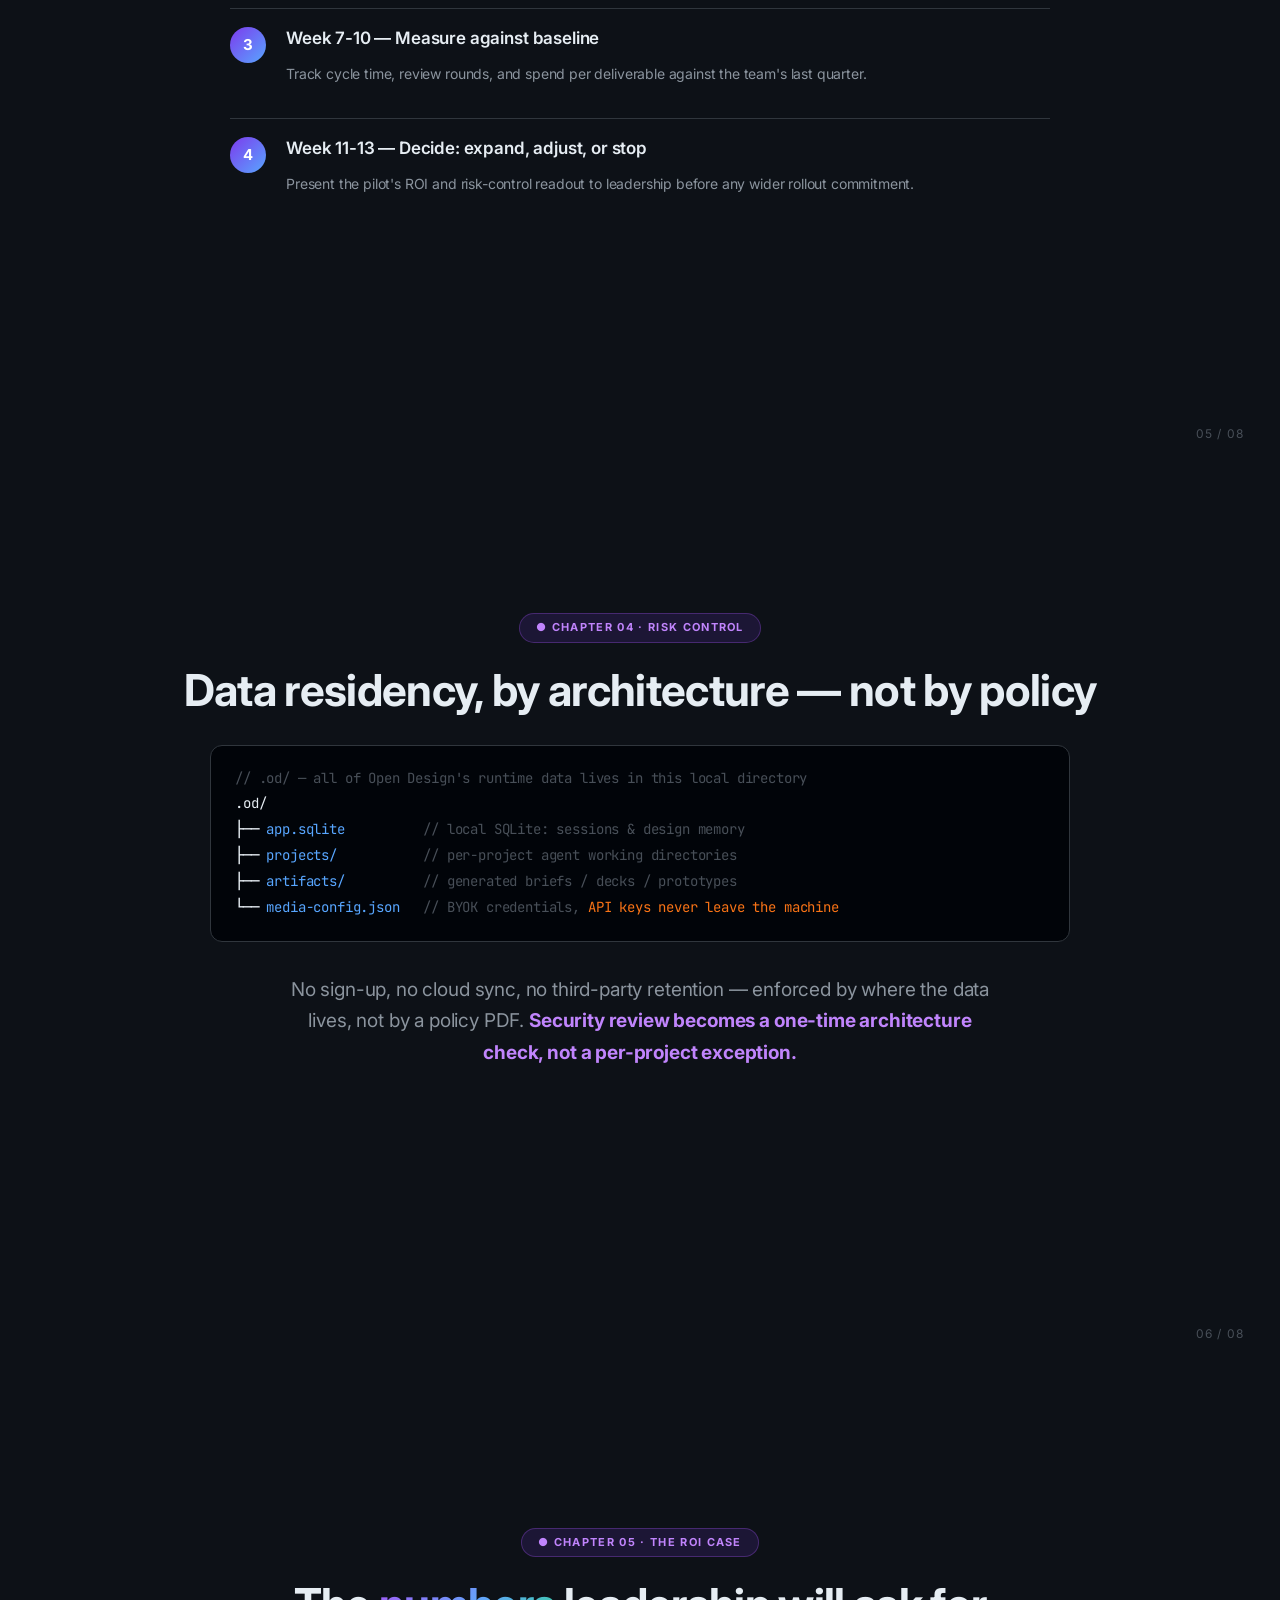
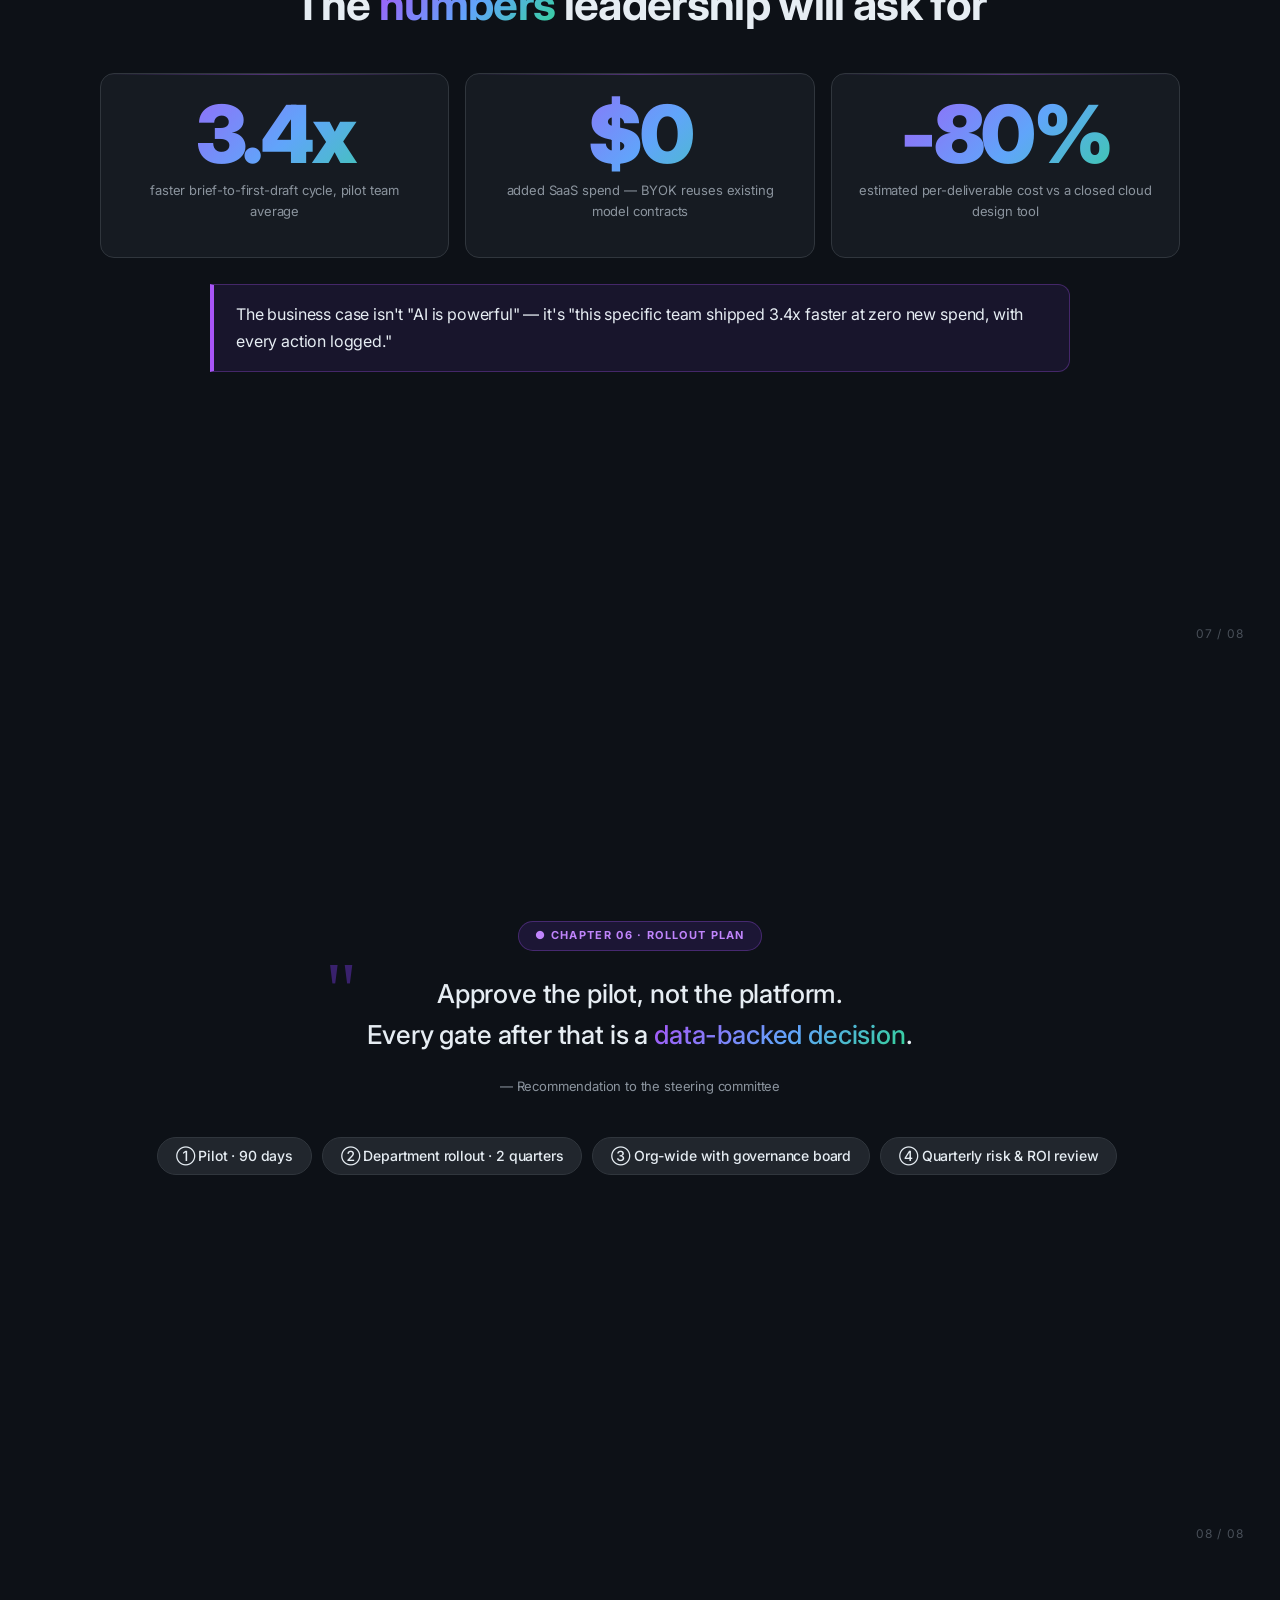
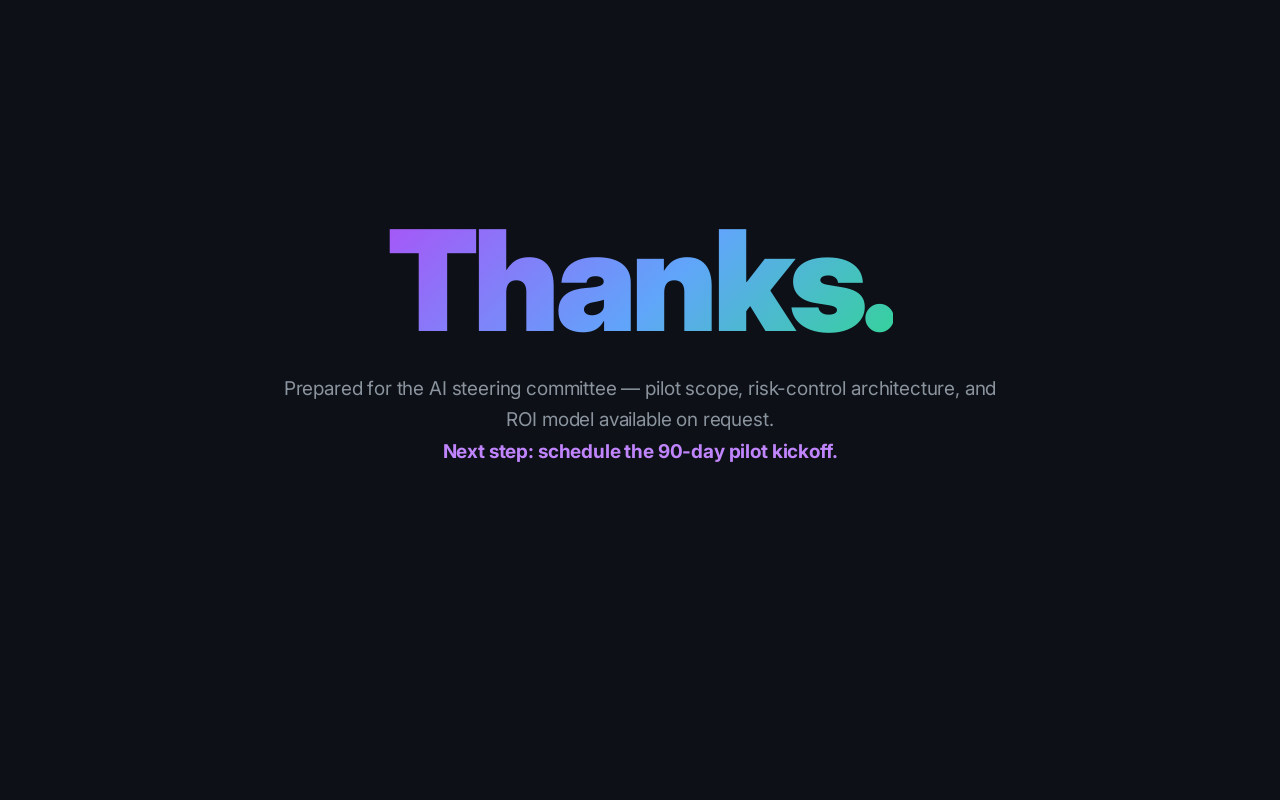
<file: design-templates/html-ppt-obsidian-claude-gradient/example.html>
<!DOCTYPE html>
<html lang="zh-CN">
<head>
<meta charset="UTF-8">
<meta name="viewport" content="width=device-width, initial-scale=1">
<title>Write an Enterprise AI Adoption Brief like a Transformation Lead - AI literacy</title>
<style>/* html-ppt :: shared webfonts */
@import url('https://fonts.googleapis.com/css2?family=Inter:wght@200;300;400;500;600;700;800;900&display=swap');
@import url('https://fonts.googleapis.com/css2?family=Noto+Sans+SC:wght@200;300;400;500;600;700;900&display=swap');
@import url('https://fonts.googleapis.com/css2?family=Noto+Serif+SC:wght@300;400;600;700&display=swap');
@import url('https://fonts.googleapis.com/css2?family=JetBrains+Mono:wght@400;500;700&display=swap');
@import url('https://fonts.googleapis.com/css2?family=Playfair+Display:ital,wght@0,400;0,600;0,800;1,400&display=swap');
@import url('https://fonts.googleapis.com/css2?family=Space+Grotesk:wght@300;400;500;600;700&display=swap');
@import url('https://fonts.googleapis.com/css2?family=IBM+Plex+Mono:wght@300;400;500;700&display=swap');
@import url('https://fonts.googleapis.com/css2?family=Archivo+Black&display=swap');

</style>
<style>/* html-ppt :: base.css — reset + shared tokens + layout primitives */
/* Default tokens. Themes in assets/themes/*.css override the :root block. */
:root {
  --bg: #ffffff;
  --bg-soft: #f7f7f8;
  --surface: #ffffff;
  --surface-2: #f2f2f4;
  --border: rgba(0,0,0,.08);
  --border-strong: rgba(0,0,0,.16);
  --text-1: #111216;
  --text-2: #55596a;
  --text-3: #8a8f9e;
  --accent: #3b6cff;
  --accent-2: #7a5cff;
  --accent-3: #ff5c8a;
  --good: #1aaf6c;
  --warn: #f5a524;
  --bad:  #e0445a;
  --grad: linear-gradient(135deg,#3b6cff,#7a5cff 55%,#ff5c8a);
  --grad-soft: linear-gradient(135deg,#eef2ff,#f5ecff 55%,#ffeef5);
  --radius: 18px;
  --radius-sm: 12px;
  --radius-lg: 26px;
  --shadow: 0 10px 30px rgba(18,24,40,.08), 0 2px 6px rgba(18,24,40,.04);
  --shadow-lg: 0 24px 60px rgba(18,24,40,.14), 0 6px 16px rgba(18,24,40,.06);
  --font-sans: 'Inter','Noto Sans SC',-apple-system,BlinkMacSystemFont,Helvetica,Arial,sans-serif;
  --font-serif: 'Playfair Display','Noto Serif SC',Georgia,serif;
  --font-mono: 'JetBrains Mono','IBM Plex Mono',SFMono-Regular,Menlo,monospace;
  --font-display: var(--font-sans);
  --letter-tight: -.03em;
  --letter-normal: -.01em;
  --ease: cubic-bezier(.4,0,.2,1);
}

*,*::before,*::after{box-sizing:border-box}
html,body{margin:0;padding:0;background:var(--bg);color:var(--text-1);
  font-family:var(--font-sans);font-weight:400;line-height:1.6;
  -webkit-font-smoothing:antialiased;-moz-osx-font-smoothing:grayscale;
  letter-spacing:var(--letter-normal)}
img,svg,video{max-width:100%;display:block}
a{color:var(--accent);text-decoration:none}
a:hover{text-decoration:underline}
code,kbd,pre,samp{font-family:var(--font-mono)}

/* ================= SLIDE SYSTEM ================= */
.deck{position:relative;width:100vw;height:100vh;overflow:hidden;background:var(--bg)}
.slide{
  position:absolute;inset:0;
  display:flex;flex-direction:column;justify-content:center;
  padding:72px 96px;
  box-sizing:border-box;
  opacity:0;pointer-events:none;
  transition:opacity .5s var(--ease), transform .5s var(--ease);
  transform:translateX(30px);
  overflow:hidden;
}
.slide.is-active{opacity:1;pointer-events:auto;transform:translateX(0);z-index:2}
.slide.is-prev{transform:translateX(-30px)}

/* single-page standalone (used when a layout file is opened directly) */
body.single .slide{position:relative;width:100vw;height:100vh;opacity:1;transform:none;pointer-events:auto}

/* ================= TYPOGRAPHY ================= */
.eyebrow{font-size:13px;font-weight:500;letter-spacing:.16em;text-transform:uppercase;color:var(--text-3)}
.kicker{font-size:14px;font-weight:600;color:var(--accent);letter-spacing:.08em;text-transform:uppercase}
h1.title,.h1{font-family:var(--font-display);font-size:72px;line-height:1.05;font-weight:800;letter-spacing:var(--letter-tight);margin:0 0 18px;color:var(--text-1)}
h2.title,.h2{font-family:var(--font-display);font-size:54px;line-height:1.1;font-weight:700;letter-spacing:var(--letter-tight);margin:0 0 14px}
h3,.h3{font-size:32px;line-height:1.2;font-weight:600;letter-spacing:var(--letter-normal);margin:0 0 10px}
h4,.h4{font-size:22px;line-height:1.3;font-weight:600;margin:0 0 8px}
.lede{font-size:22px;line-height:1.55;color:var(--text-2);font-weight:300;max-width:62ch}
.dim{color:var(--text-2)}
.dim2{color:var(--text-3)}
.mono{font-family:var(--font-mono)}
.serif{font-family:var(--font-serif)}
.gradient-text{background:var(--grad);-webkit-background-clip:text;background-clip:text;-webkit-text-fill-color:transparent;color:transparent}

/* ================= LAYOUT PRIMITIVES ================= */
.stack>*+*{margin-top:14px}
.row{display:flex;gap:24px;align-items:center}
.row.wrap{flex-wrap:wrap}
.grid{display:grid;gap:24px}
.g2{grid-template-columns:repeat(2,1fr)}
.g3{grid-template-columns:repeat(3,1fr)}
.g4{grid-template-columns:repeat(4,1fr)}
.center{display:flex;align-items:center;justify-content:center;text-align:center}
.fill{flex:1}
.sp-t{padding-top:24px}.sp-b{padding-bottom:24px}
.mt-s{margin-top:8px}.mt-m{margin-top:18px}.mt-l{margin-top:32px}
.mb-s{margin-bottom:8px}.mb-m{margin-bottom:18px}.mb-l{margin-bottom:32px}

/* ================= CARDS ================= */
.card{background:var(--surface);border:1px solid var(--border);border-radius:var(--radius);
  padding:26px 28px;box-shadow:var(--shadow);position:relative;overflow:hidden}
.card-soft{background:var(--surface-2);border:1px solid var(--border)}
.card-outline{background:transparent;border:1.5px solid var(--border-strong);box-shadow:none}
.card-accent{background:var(--surface);border-top:3px solid var(--accent)}
.card-hover{transition:transform .3s var(--ease),box-shadow .3s var(--ease)}
.card-hover:hover{transform:translateY(-4px);box-shadow:var(--shadow-lg)}

.pill{display:inline-block;padding:4px 12px;border-radius:999px;font-size:12px;font-weight:500;
  background:var(--surface-2);color:var(--text-2);border:1px solid var(--border)}
.pill-accent{background:color-mix(in srgb,var(--accent) 12%,transparent);color:var(--accent);border-color:color-mix(in srgb,var(--accent) 28%,transparent)}

/* ================= BARS / DIVIDERS ================= */
.divider{height:1px;background:var(--border);width:100%}
.divider-accent{height:3px;width:72px;background:var(--accent);border-radius:2px}

/* ================= CHROME (header/footer/progress) ================= */
.deck-header{position:absolute;top:24px;left:40px;right:40px;display:flex;align-items:center;justify-content:space-between;
  font-size:12px;color:var(--text-3);letter-spacing:.12em;text-transform:uppercase;z-index:10;pointer-events:none}
.deck-footer{position:absolute;bottom:24px;left:40px;right:40px;display:flex;align-items:center;justify-content:space-between;
  font-size:12px;color:var(--text-3);z-index:10;pointer-events:none}
.slide-number::before{content:attr(data-current)}
.slide-number::after{content:" / " attr(data-total)}
.progress-bar{position:fixed;left:0;right:0;bottom:0;height:3px;background:transparent;z-index:20}
.progress-bar > span{display:block;height:100%;width:0;background:var(--accent);transition:width .3s var(--ease)}

/* ================= PRESENTER / OVERVIEW ================= */
.notes{display:none!important}
.notes-overlay{position:fixed;inset:auto 0 0 0;max-height:42vh;background:rgba(20,22,30,.95);color:#e8ebf4;
  padding:20px 32px;font-size:16px;line-height:1.6;border-top:1px solid rgba(255,255,255,.1);transform:translateY(100%);
  transition:transform .3s var(--ease);z-index:40;overflow:auto;font-family:var(--font-sans)}
.notes-overlay.open{transform:translateY(0)}
.overview{position:fixed;inset:0;background:rgba(10,12,18,.92);backdrop-filter:blur(12px);z-index:50;
  display:none;padding:40px;overflow:auto}
.overview.open{display:grid;grid-template-columns:repeat(4,1fr);gap:20px;align-content:start}
.overview .thumb{background:var(--surface);border:1px solid var(--border);border-radius:12px;
  aspect-ratio:16/9;overflow:hidden;cursor:pointer;position:relative;color:var(--text-1);padding:16px;
  font-size:11px;transition:transform .2s var(--ease)}
.overview .thumb:hover{transform:scale(1.04)}
.overview .thumb .n{position:absolute;top:8px;left:10px;font-weight:700;font-size:14px;color:var(--text-3)}
.overview .thumb .t{position:absolute;bottom:10px;left:14px;right:14px;font-weight:600;color:var(--text-1)}

/* ================= PRESENTER VIEW ================= */
/* Presenter view opens in a separate popup window (S key).
 * All presenter styles are self-contained in the popup HTML generated by runtime.js.
 * The audience window (this file) is NOT affected — it stays as normal deck view.
 * Only the .notes class below is needed to hide speaker notes from audience. */

/* ================= UTILITY ================= */
.hidden{display:none!important}
.nowrap{white-space:nowrap}
.tr{text-align:right}.tc{text-align:center}.tl{text-align:left}
.uppercase{text-transform:uppercase;letter-spacing:.12em}

/* ================= PRINT ================= */
@media print{
  .slide{position:relative;opacity:1!important;transform:none!important;page-break-after:always;height:100vh}
  .deck-header,.deck-footer,.progress-bar,.notes-overlay,.overview{display:none!important}
}

</style>
<style>/* obsidian-claude-gradient — 紫色暗底 + GitHub-ish 渐变卡 */
.tpl-obsidian-claude-gradient{
  --oc-bg:#0d1117;
  --oc-surface:#161b22;
  --oc-surface2:#21262d;
  --oc-border:#30363d;
  --oc-accent:#7c3aed;
  --oc-accent2:#a855f7;
  --oc-accent3:#c084fc;
  --oc-green:#3fb950;
  --oc-blue:#58a6ff;
  --oc-orange:#f97316;
  --oc-yellow:#fbbf24;
  --oc-red:#f87171;
  --oc-text:#e6edf3;
  --oc-dim:#8b949e;
  --oc-dimmer:#484f58;
  background:var(--oc-bg);
  color:var(--oc-text);
  font-family:'Inter','Noto Sans SC','PingFang SC',-apple-system,sans-serif;
}
.tpl-obsidian-claude-gradient .slide{background:var(--oc-bg);color:var(--oc-text);padding:64px 88px;display:flex;flex-direction:column;justify-content:center;align-items:center;text-align:center;overflow:hidden}
.tpl-obsidian-claude-gradient .oc-cbg{position:absolute;inset:0;pointer-events:none;background:radial-gradient(ellipse at 28% 38%,rgba(124,58,237,.25) 0%,transparent 60%),radial-gradient(ellipse at 72% 62%,rgba(88,166,255,.18) 0%,transparent 60%)}
.tpl-obsidian-claude-gradient .oc-cgrid{position:absolute;inset:0;pointer-events:none;background-image:linear-gradient(rgba(48,54,61,.4) 1px,transparent 1px),linear-gradient(90deg,rgba(48,54,61,.4) 1px,transparent 1px);background-size:60px 60px;mask-image:radial-gradient(ellipse at center,black 35%,transparent 80%)}
.tpl-obsidian-claude-gradient .slide > *{position:relative;z-index:2}
.tpl-obsidian-claude-gradient .oc-snum{position:absolute;top:24px;right:36px;color:var(--oc-dimmer);font-size:12px;letter-spacing:.1em;z-index:3}
.tpl-obsidian-claude-gradient .oc-tag{display:inline-flex;align-items:center;gap:6px;font-size:11px;font-weight:700;letter-spacing:.12em;text-transform:uppercase;color:var(--oc-accent3);background:rgba(124,58,237,.14);border:1px solid rgba(168,85,247,.3);padding:5px 16px;border-radius:999px;margin-bottom:22px}
.tpl-obsidian-claude-gradient .oc-h1{font-size:72px;font-weight:800;line-height:1.08;letter-spacing:-.02em;margin:0 0 10px;color:var(--oc-text)}
.tpl-obsidian-claude-gradient .oc-h2{font-size:44px;font-weight:700;line-height:1.18;letter-spacing:-.015em;margin:0 0 14px}
.tpl-obsidian-claude-gradient .oc-sub{font-size:19px;color:var(--oc-dim);line-height:1.65;max-width:720px;margin-top:14px}
.tpl-obsidian-claude-gradient .oc-g{background:linear-gradient(135deg,#a855f7 0%,#60a5fa 55%,#34d399 100%);-webkit-background-clip:text;background-clip:text;-webkit-text-fill-color:transparent}
.tpl-obsidian-claude-gradient .oc-card{background:var(--oc-surface);border:1px solid var(--oc-border);border-radius:14px;padding:22px 26px;text-align:left;position:relative;overflow:hidden}
.tpl-obsidian-claude-gradient .oc-card::before{content:'';position:absolute;top:0;left:0;right:0;height:1px;background:linear-gradient(90deg,transparent,rgba(168,85,247,.4),transparent)}
.tpl-obsidian-claude-gradient .oc-grid-2{display:grid;grid-template-columns:1fr 1fr;gap:18px;width:100%;max-width:1000px;margin-top:24px}
.tpl-obsidian-claude-gradient .oc-grid-3{display:grid;grid-template-columns:1fr 1fr 1fr;gap:16px;width:100%;max-width:1080px;margin-top:24px}
.tpl-obsidian-claude-gradient .oc-badge{display:inline-flex;align-items:center;gap:5px;font-size:11px;font-weight:600;padding:3px 11px;border-radius:999px;margin-bottom:10px}
.tpl-obsidian-claude-gradient .oc-bp{background:rgba(168,85,247,.15);color:var(--oc-accent3)}
.tpl-obsidian-claude-gradient .oc-bb{background:rgba(88,166,255,.15);color:var(--oc-blue)}
.tpl-obsidian-claude-gradient .oc-bg{background:rgba(63,185,80,.15);color:var(--oc-green)}
.tpl-obsidian-claude-gradient .oc-bo{background:rgba(249,115,22,.15);color:var(--oc-orange)}
.tpl-obsidian-claude-gradient .oc-code{background:#010409;border:1px solid var(--oc-border);border-radius:12px;padding:20px 24px;font-family:'JetBrains Mono',monospace;font-size:14px;line-height:1.85;width:100%;max-width:860px;text-align:left;color:#e6edf3}
.tpl-obsidian-claude-gradient .oc-code .cp{color:var(--oc-green)}
.tpl-obsidian-claude-gradient .oc-code .cc{color:var(--oc-blue)}
.tpl-obsidian-claude-gradient .oc-code .ca{color:var(--oc-accent3)}
.tpl-obsidian-claude-gradient .oc-code .cm{color:var(--oc-dimmer)}
.tpl-obsidian-claude-gradient .oc-code .cs{color:var(--oc-orange)}
.tpl-obsidian-claude-gradient .oc-hl{background:rgba(124,58,237,.1);border:1px solid rgba(168,85,247,.3);border-left:4px solid var(--oc-accent2);border-radius:0 12px 12px 0;padding:16px 22px;font-size:16px;line-height:1.7;max-width:860px;text-align:left}
.tpl-obsidian-claude-gradient .oc-steps{display:flex;flex-direction:column;gap:0;width:100%;max-width:820px;text-align:left}
.tpl-obsidian-claude-gradient .oc-step{display:flex;gap:20px;align-items:flex-start;padding:18px 0;border-bottom:1px solid var(--oc-border)}
.tpl-obsidian-claude-gradient .oc-step:last-child{border-bottom:none}
.tpl-obsidian-claude-gradient .oc-sn{width:36px;height:36px;flex-shrink:0;border-radius:50%;display:flex;align-items:center;justify-content:center;font-weight:700;font-size:15px;background:linear-gradient(135deg,var(--oc-accent),var(--oc-blue));color:#fff}
.tpl-obsidian-claude-gradient .oc-sc h4{font-size:17px;font-weight:600;margin-bottom:6px;color:var(--oc-text)}
.tpl-obsidian-claude-gradient .oc-sc p{font-size:14px;color:var(--oc-dim);line-height:1.6}
.tpl-obsidian-claude-gradient .oc-pill{display:inline-flex;align-items:center;gap:8px;background:var(--oc-surface2);border:1px solid var(--oc-border);border-radius:999px;padding:7px 18px;font-size:14px;font-weight:500;color:var(--oc-text);margin:4px 6px 4px 0}
.tpl-obsidian-claude-gradient .oc-quote{max-width:800px}
.tpl-obsidian-claude-gradient .oc-quote blockquote{font-size:26px;font-weight:500;line-height:1.6;position:relative;padding:0 36px;margin:0;color:var(--oc-text)}
.tpl-obsidian-claude-gradient .oc-quote blockquote::before{content:'"';position:absolute;left:-6px;top:-22px;font-size:78px;color:var(--oc-accent);opacity:.4;font-family:Georgia,serif;line-height:1}
.tpl-obsidian-claude-gradient .oc-quote .attr{margin-top:20px;font-size:13px;color:var(--oc-dim)}
.tpl-obsidian-claude-gradient .oc-big{font-size:140px;font-weight:900;line-height:.95;letter-spacing:-.04em}

</style>
<style>
/* Static-preview fallback (runtime.js is absent — keep every slide visible) */
.deck{height:auto;min-height:100vh;overflow:visible}
.slide{position:relative;inset:auto;opacity:1;pointer-events:auto;transform:none;height:100vh;page-break-after:always}
.deck-header,.deck-footer,.slide-number,.progress-bar,.notes-overlay,.overview{pointer-events:none}
.notes{display:none!important}
</style></head>
<body class="tpl-obsidian-claude-gradient">
<div class="deck">

  <!-- 1. COVER -->
  <section class="slide is-active">
    <div class="oc-cbg"></div>
    <div class="oc-cgrid"></div>
    <div class="oc-snum">01 / 08</div>
    <div class="oc-tag">● AI LITERACY · ENTERPRISE ADOPTION BRIEF</div>
    <h1 class="oc-h1">The Enterprise AI Adoption Brief<br>every <span class="oc-g">Transformation Lead</span> needs</h1>
    <p class="oc-sub">How Open Design puts local-first, BYOK AI agents to work —<br>with the risk controls, ROI case, and rollout plan a CIO can actually sign off on.</p>
    <div style="margin-top:32px">
      <span class="oc-pill">🧭 For Leadership, IT &amp; Security</span>
      <span class="oc-pill">🔒 Local-first · BYOK</span>
      <span class="oc-pill">📊 ROI-backed</span>
    </div>
  </section>

  <!-- 2. SECTION -->
  <section class="slide">
    <div class="oc-cbg"></div>
    <div class="oc-cgrid"></div>
    <div class="oc-snum">02 / 08</div>
    <div class="oc-tag">● CHAPTER 01 · WHY NOW</div>
    <h1 class="oc-h1" style="font-size:110px">Why <span class="oc-g">now</span>?</h1>
    <p class="oc-sub">Employees are already pasting confidential briefs into consumer AI apps, with zero audit trail.<br>The choice in front of leadership isn't "AI or no AI" — it's "sanctioned agent or shadow IT."</p>
  </section>

  <!-- 3. CONTENT — compare cards -->
  <section class="slide">
    <div class="oc-cbg"></div>
    <div class="oc-cgrid"></div>
    <div class="oc-snum">03 / 08</div>
    <div class="oc-tag">● CHAPTER 02 · WORKFLOW MAP</div>
    <h2 class="oc-h2">Shadow AI vs a <span class="oc-g">sanctioned agent workflow</span></h2>
    <div class="oc-grid-2">
      <div class="oc-card">
        <span class="oc-badge oc-bb">TODAY · SHADOW AI</span>
        <h4 style="font-size:20px;margin-bottom:10px">Ungoverned data flow</h4>
        <p style="color:var(--oc-dim);font-size:14px;line-height:1.65">Marketing and product teams already use consumer AI tools —<br>• Pastes go through personal accounts, no company log<br>• Briefs, brand assets, and customer data leave the network<br>• IT has no visibility into which model saw what</p>
      </div>
      <div class="oc-card" style="border-color:rgba(168,85,247,.35);background:rgba(124,58,237,.05)">
        <span class="oc-badge oc-bp">SANCTIONED · OPEN DESIGN</span>
        <h4 style="font-size:20px;margin-bottom:10px">One workflow, fully observable</h4>
        <p style="color:var(--oc-dim);font-size:14px;line-height:1.65">The same work, brought inside the perimeter —<br>• Runs on the employee's machine; nothing uploaded by default<br>• BYOK routes every model call through IT-approved keys<br>• Full agent transcript stored locally for audit</p>
      </div>
    </div>
    <div class="oc-hl" style="margin-top:26px">💡 <b>Key insight:</b> the fastest way to stop shadow AI is to make the sanctioned path faster than the workaround.</div>
  </section>

  <!-- 4. STEPS -->
  <section class="slide">
    <div class="oc-cbg"></div>
    <div class="oc-cgrid"></div>
    <div class="oc-snum">04 / 08</div>
    <div class="oc-tag">● CHAPTER 03 · THE PILOT</div>
    <h2 class="oc-h2">A 90-day pilot, not a platform migration</h2>
    <div class="oc-steps">
      <div class="oc-step"><div class="oc-sn">1</div><div class="oc-sc"><h4>Week 1-2 — Scope one team</h4><p>Pick a single high-friction workflow (e.g. marketing deck production) and a 6-10 person pilot cohort.</p></div></div>
      <div class="oc-step"><div class="oc-sn">2</div><div class="oc-sc"><h4>Week 3-6 — Install with existing keys</h4><p>IT provisions BYOK credentials once; no new vendor contract, no data-processing addendum for a local-first tool.</p></div></div>
      <div class="oc-step"><div class="oc-sn">3</div><div class="oc-sc"><h4>Week 7-10 — Measure against baseline</h4><p>Track cycle time, review rounds, and spend per deliverable against the team's last quarter.</p></div></div>
      <div class="oc-step"><div class="oc-sn">4</div><div class="oc-sc"><h4>Week 11-13 — Decide: expand, adjust, or stop</h4><p>Present the pilot's ROI and risk-control readout to leadership before any wider rollout commitment.</p></div></div>
    </div>
  </section>

  <!-- 5. CODE -->
  <section class="slide">
    <div class="oc-cbg"></div>
    <div class="oc-cgrid"></div>
    <div class="oc-snum">05 / 08</div>
    <div class="oc-tag">● CHAPTER 04 · RISK CONTROL</div>
    <h2 class="oc-h2">Data residency, by architecture — not by policy</h2>
    <pre class="oc-code"><span class="cm">// .od/ — all of Open Design's runtime data lives in this local directory</span>
.od/
├── <span class="cc">app.sqlite</span>          <span class="cm">// local SQLite: sessions & design memory</span>
├── <span class="cc">projects/</span>           <span class="cm">// per-project agent working directories</span>
├── <span class="cc">artifacts/</span>          <span class="cm">// generated briefs / decks / prototypes</span>
└── <span class="cc">media-config.json</span>   <span class="cm">// BYOK credentials, <span class="cs">API keys never leave the machine</span></span>
</pre>
    <p class="oc-sub" style="margin-top:18px">No sign-up, no cloud sync, no third-party retention — enforced by where the data lives, not by a policy PDF. <b style="color:var(--oc-accent3)">Security review becomes a one-time architecture check, not a per-project exception.</b></p>
  </section>

  <!-- 6. STATS -->
  <section class="slide">
    <div class="oc-cbg"></div>
    <div class="oc-cgrid"></div>
    <div class="oc-snum">06 / 08</div>
    <div class="oc-tag">● CHAPTER 05 · THE ROI CASE</div>
    <h2 class="oc-h2">The <span class="oc-g">numbers</span> leadership will ask for</h2>
    <div class="oc-grid-3" style="margin-top:28px">
      <div class="oc-card" style="text-align:center"><div class="oc-big oc-g" style="font-size:80px">3.4x</div><p style="color:var(--oc-dim);margin-top:8px;font-size:13px">faster brief-to-first-draft cycle, pilot team average</p></div>
      <div class="oc-card" style="text-align:center"><div class="oc-big oc-g" style="font-size:80px">$0</div><p style="color:var(--oc-dim);margin-top:8px;font-size:13px">added SaaS spend — BYOK reuses existing model contracts</p></div>
      <div class="oc-card" style="text-align:center"><div class="oc-big oc-g" style="font-size:80px">-80%</div><p style="color:var(--oc-dim);margin-top:8px;font-size:13px">estimated per-deliverable cost vs a closed cloud design tool</p></div>
    </div>
    <div class="oc-hl" style="margin-top:26px">The business case isn't "AI is powerful" — it's "this specific team shipped 3.4x faster at zero new spend, with every action logged."</div>
  </section>

  <!-- 7. QUOTE / CTA -->
  <section class="slide">
    <div class="oc-cbg"></div>
    <div class="oc-cgrid"></div>
    <div class="oc-snum">07 / 08</div>
    <div class="oc-tag">● CHAPTER 06 · ROLLOUT PLAN</div>
    <div class="oc-quote">
      <blockquote>Approve the pilot, not the platform.<br>Every gate after that is a <span class="oc-g">data-backed decision</span>.</blockquote>
      <div class="attr">— Recommendation to the steering committee</div>
    </div>
    <div style="margin-top:36px">
      <span class="oc-pill">① Pilot · 90 days</span>
      <span class="oc-pill">② Department rollout · 2 quarters</span>
      <span class="oc-pill">③ Org-wide with governance board</span>
      <span class="oc-pill">④ Quarterly risk &amp; ROI review</span>
    </div>
  </section>

  <!-- 8. THANKS -->
  <section class="slide">
    <div class="oc-cbg"></div>
    <div class="oc-cgrid"></div>
    <div class="oc-snum">08 / 08</div>
    <div class="oc-big oc-g">Thanks.</div>
    <p class="oc-sub" style="margin-top:26px">Prepared for the AI steering committee — pilot scope, risk-control architecture, and ROI model available on request.<br><b style="color:var(--oc-accent3)">Next step: schedule the 90-day pilot kickoff.</b></p>
  </section>

</div>

</body>
</html>
</file>
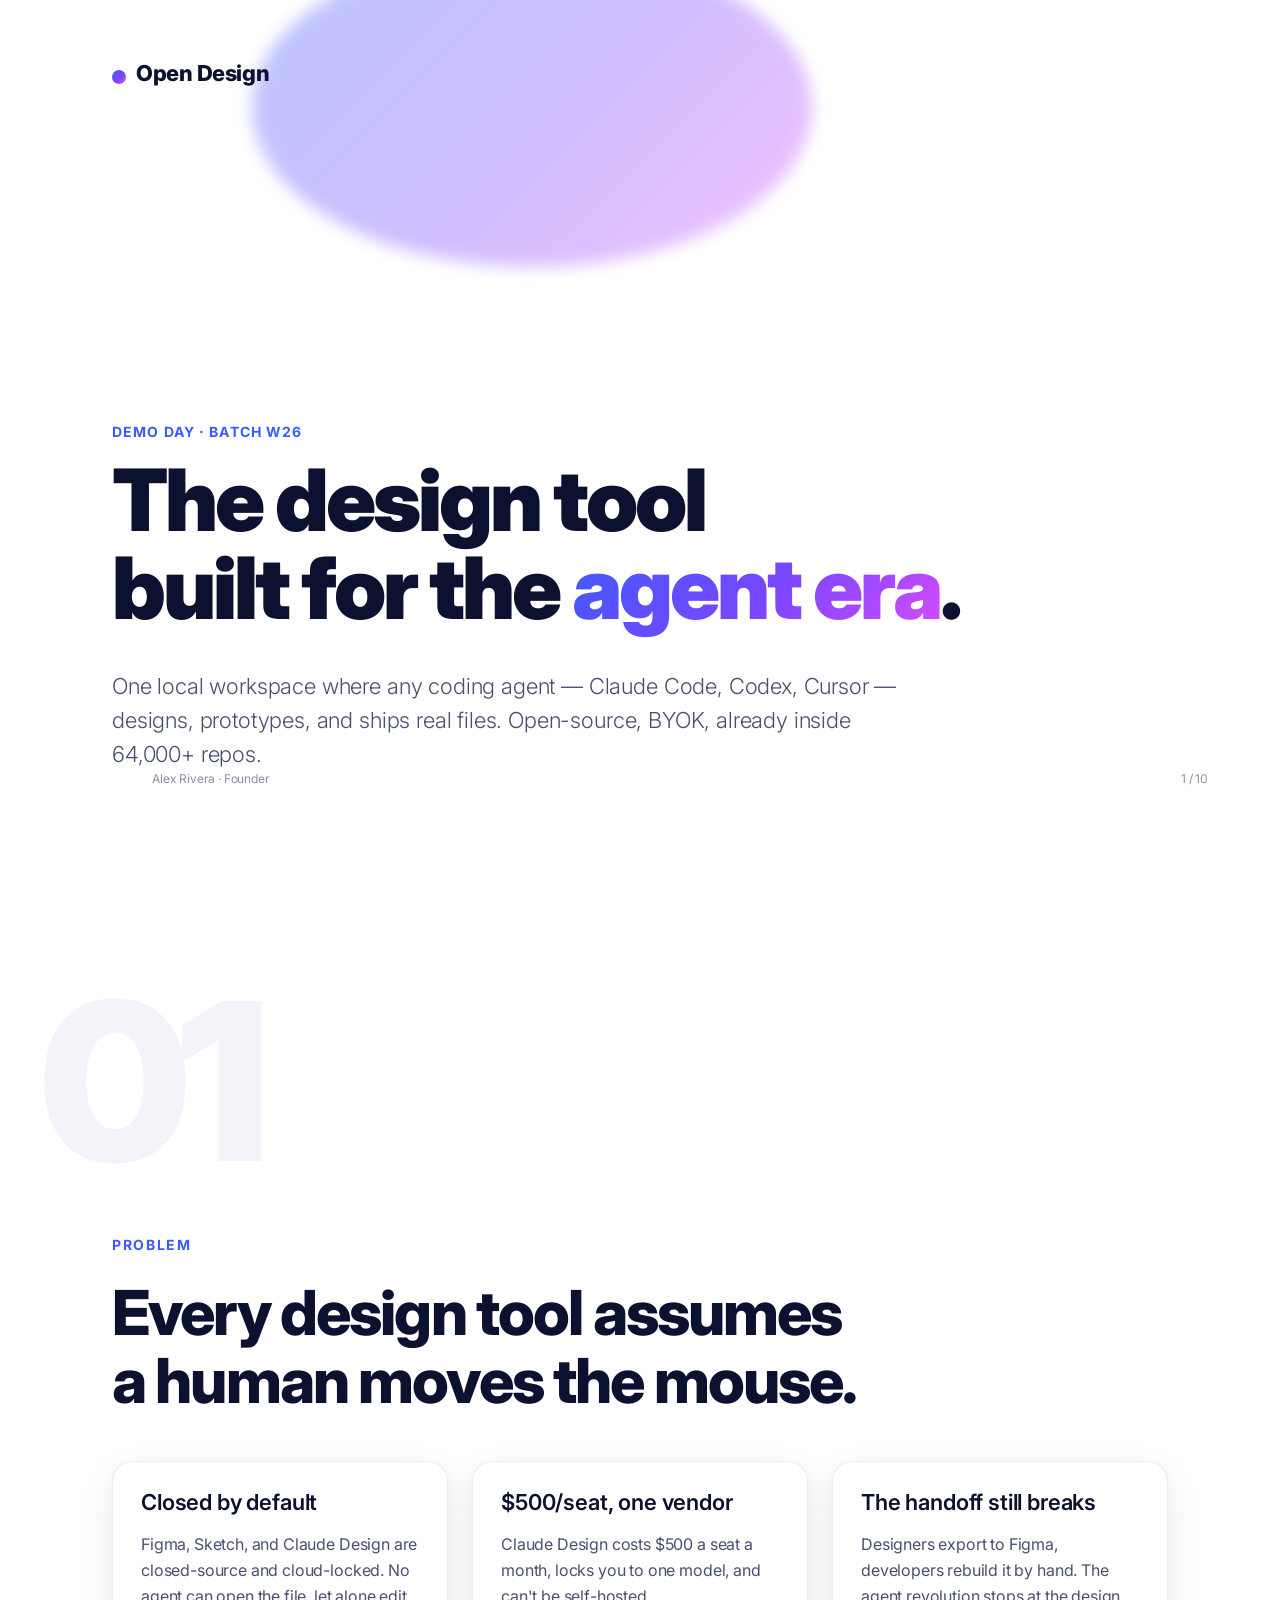
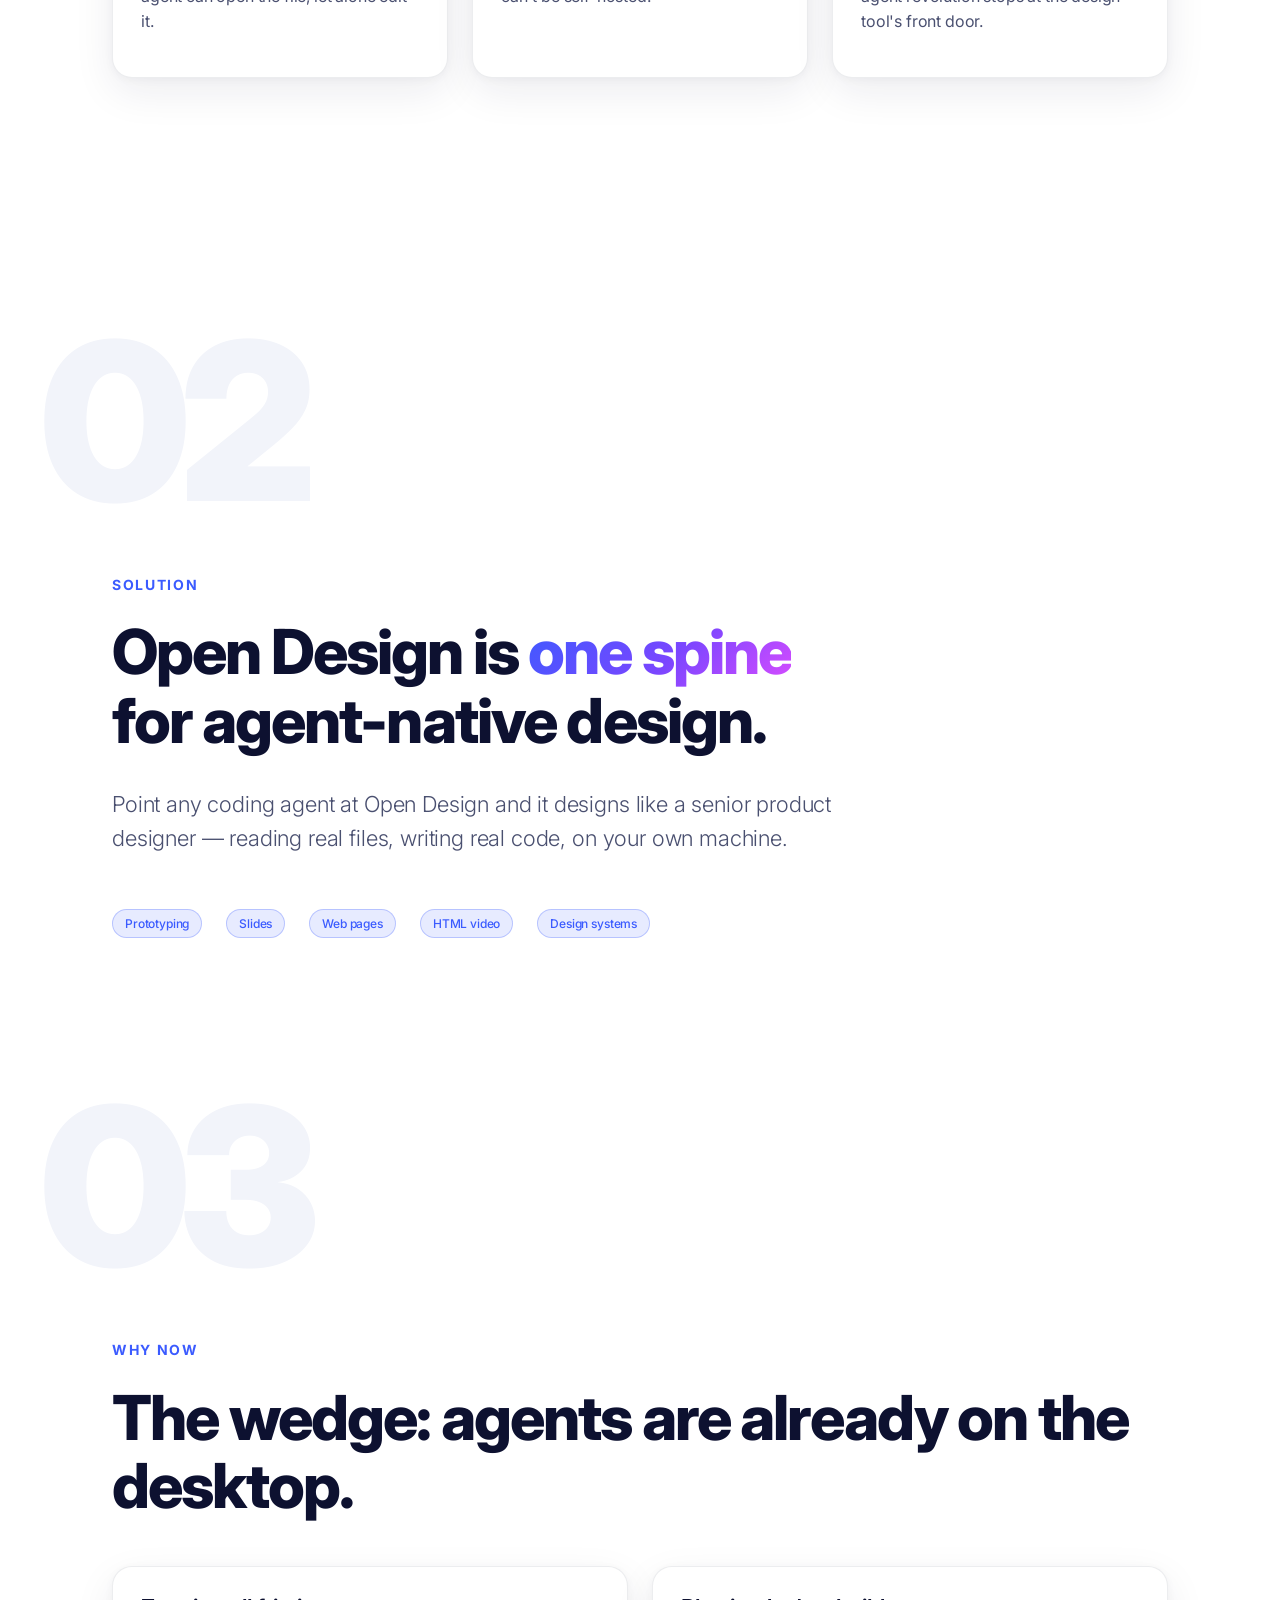
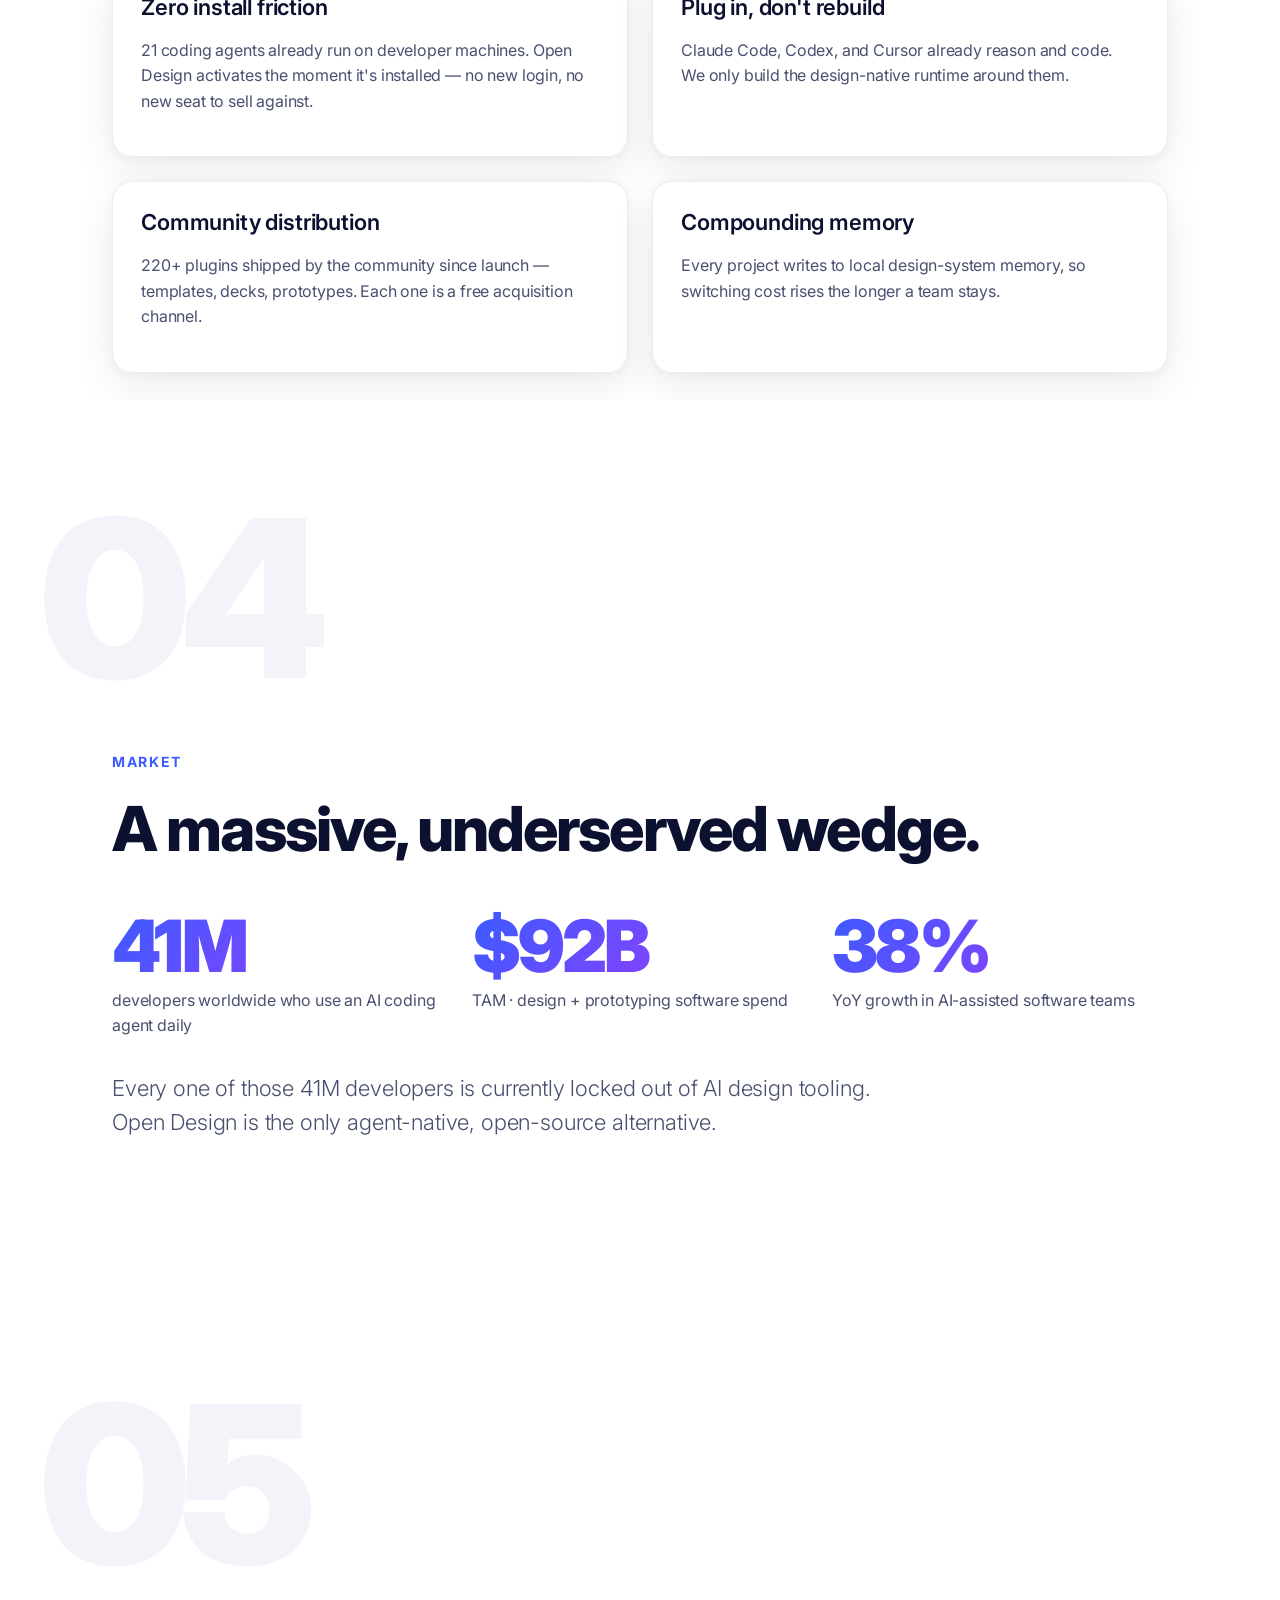
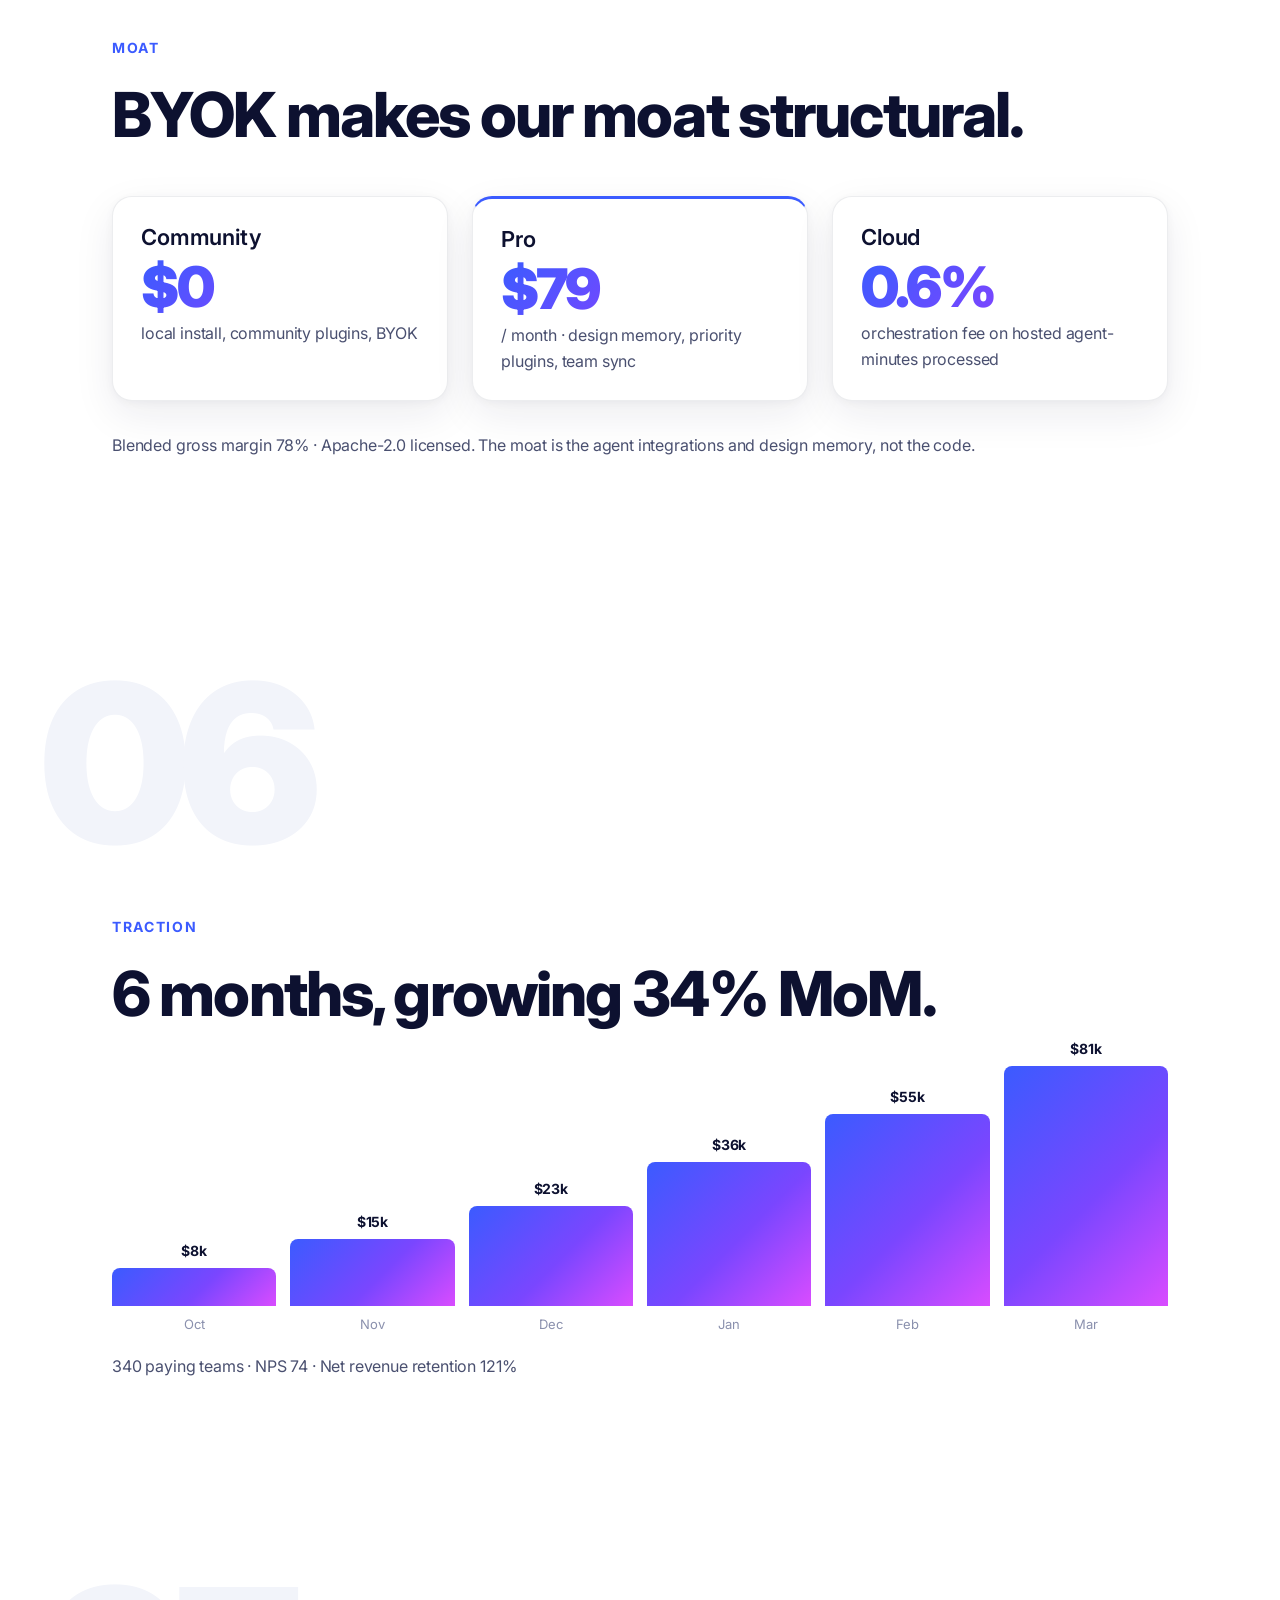
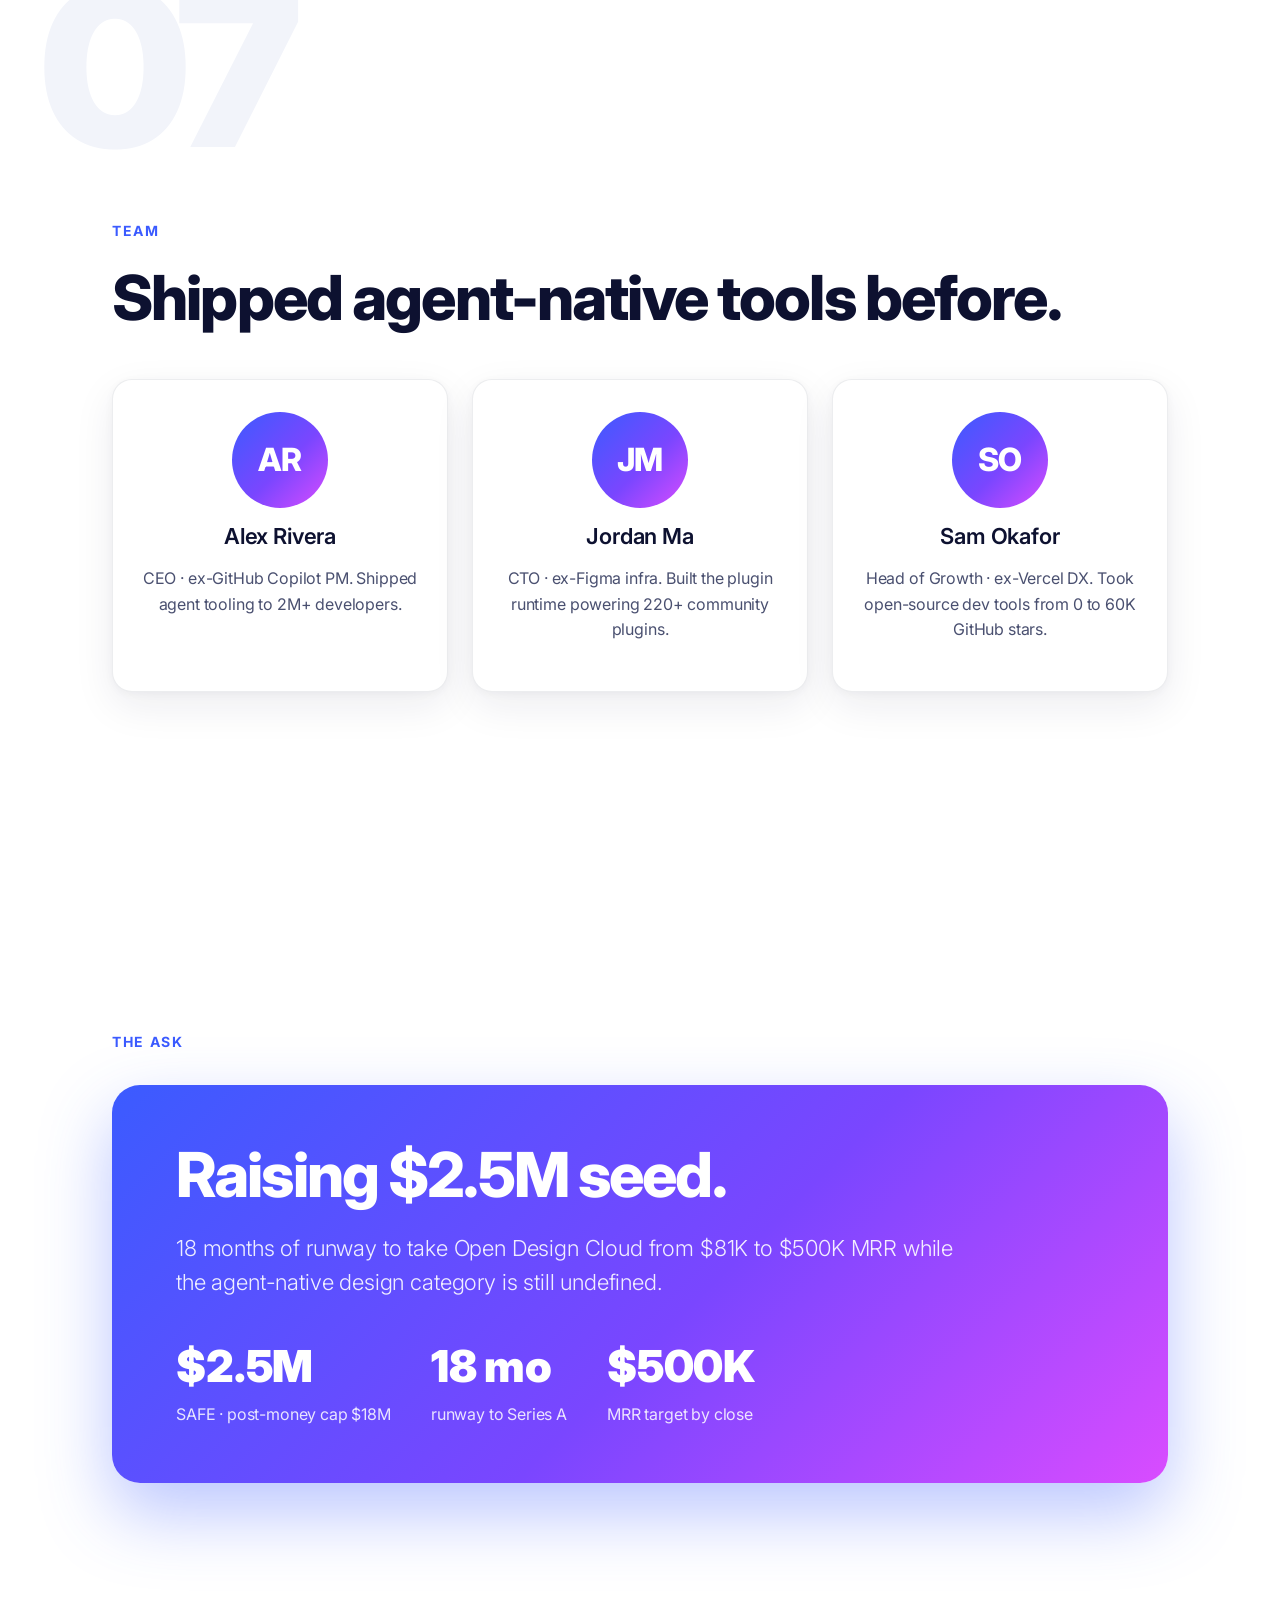
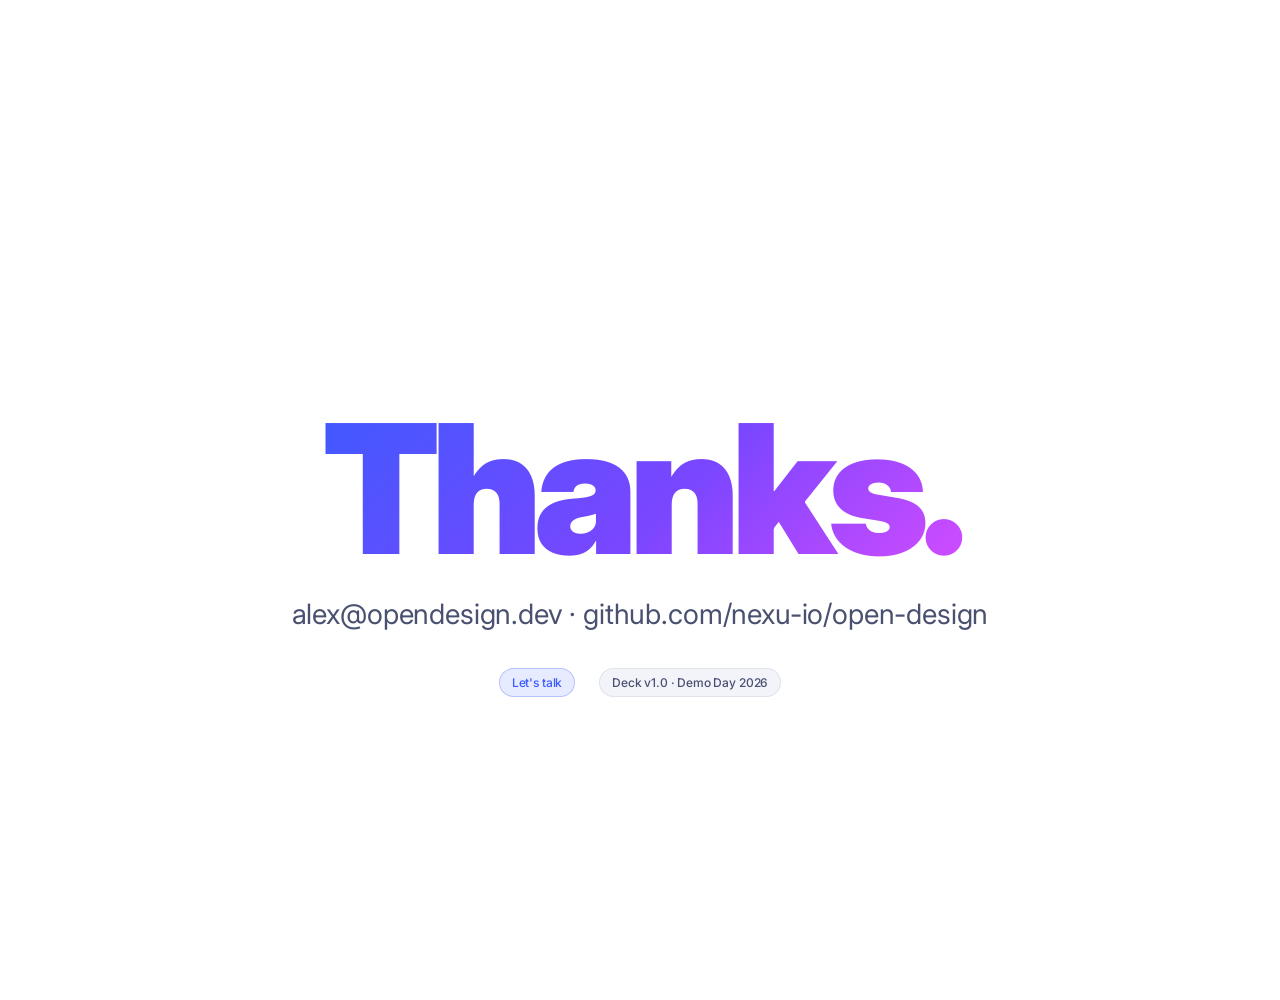
<file: design-templates/html-ppt-pitch-deck/example.html>
<!DOCTYPE html>
<html lang="en">
<head>
<meta charset="utf-8"><meta name="viewport" content="width=device-width,initial-scale=1">
<title>Write a Demo Day Pitch like a Top Accelerator Partner - Fundraising pitch</title>
<style>/* html-ppt :: shared webfonts */
@import url('https://fonts.googleapis.com/css2?family=Inter:wght@200;300;400;500;600;700;800;900&display=swap');
@import url('https://fonts.googleapis.com/css2?family=Noto+Sans+SC:wght@200;300;400;500;600;700;900&display=swap');
@import url('https://fonts.googleapis.com/css2?family=Noto+Serif+SC:wght@300;400;600;700&display=swap');
@import url('https://fonts.googleapis.com/css2?family=JetBrains+Mono:wght@400;500;700&display=swap');
@import url('https://fonts.googleapis.com/css2?family=Playfair+Display:ital,wght@0,400;0,600;0,800;1,400&display=swap');
@import url('https://fonts.googleapis.com/css2?family=Space+Grotesk:wght@300;400;500;600;700&display=swap');
@import url('https://fonts.googleapis.com/css2?family=IBM+Plex+Mono:wght@300;400;500;700&display=swap');
@import url('https://fonts.googleapis.com/css2?family=Archivo+Black&display=swap');

</style>
<style>/* html-ppt :: base.css — reset + shared tokens + layout primitives */
/* Default tokens. Themes in assets/themes/*.css override the :root block. */
:root {
  --bg: #ffffff;
  --bg-soft: #f7f7f8;
  --surface: #ffffff;
  --surface-2: #f2f2f4;
  --border: rgba(0,0,0,.08);
  --border-strong: rgba(0,0,0,.16);
  --text-1: #111216;
  --text-2: #55596a;
  --text-3: #8a8f9e;
  --accent: #3b6cff;
  --accent-2: #7a5cff;
  --accent-3: #ff5c8a;
  --good: #1aaf6c;
  --warn: #f5a524;
  --bad:  #e0445a;
  --grad: linear-gradient(135deg,#3b6cff,#7a5cff 55%,#ff5c8a);
  --grad-soft: linear-gradient(135deg,#eef2ff,#f5ecff 55%,#ffeef5);
  --radius: 18px;
  --radius-sm: 12px;
  --radius-lg: 26px;
  --shadow: 0 10px 30px rgba(18,24,40,.08), 0 2px 6px rgba(18,24,40,.04);
  --shadow-lg: 0 24px 60px rgba(18,24,40,.14), 0 6px 16px rgba(18,24,40,.06);
  --font-sans: 'Inter','Noto Sans SC',-apple-system,BlinkMacSystemFont,Helvetica,Arial,sans-serif;
  --font-serif: 'Playfair Display','Noto Serif SC',Georgia,serif;
  --font-mono: 'JetBrains Mono','IBM Plex Mono',SFMono-Regular,Menlo,monospace;
  --font-display: var(--font-sans);
  --letter-tight: -.03em;
  --letter-normal: -.01em;
  --ease: cubic-bezier(.4,0,.2,1);
}

*,*::before,*::after{box-sizing:border-box}
html,body{margin:0;padding:0;background:var(--bg);color:var(--text-1);
  font-family:var(--font-sans);font-weight:400;line-height:1.6;
  -webkit-font-smoothing:antialiased;-moz-osx-font-smoothing:grayscale;
  letter-spacing:var(--letter-normal)}
img,svg,video{max-width:100%;display:block}
a{color:var(--accent);text-decoration:none}
a:hover{text-decoration:underline}
code,kbd,pre,samp{font-family:var(--font-mono)}

/* ================= SLIDE SYSTEM ================= */
.deck{position:relative;width:100vw;height:100vh;overflow:hidden;background:var(--bg)}
.slide{
  position:absolute;inset:0;
  display:flex;flex-direction:column;justify-content:center;
  padding:72px 96px;
  box-sizing:border-box;
  opacity:0;pointer-events:none;
  transition:opacity .5s var(--ease), transform .5s var(--ease);
  transform:translateX(30px);
  overflow:hidden;
}
.slide.is-active{opacity:1;pointer-events:auto;transform:translateX(0);z-index:2}
.slide.is-prev{transform:translateX(-30px)}

/* single-page standalone (used when a layout file is opened directly) */
body.single .slide{position:relative;width:100vw;height:100vh;opacity:1;transform:none;pointer-events:auto}

/* ================= TYPOGRAPHY ================= */
.eyebrow{font-size:13px;font-weight:500;letter-spacing:.16em;text-transform:uppercase;color:var(--text-3)}
.kicker{font-size:14px;font-weight:600;color:var(--accent);letter-spacing:.08em;text-transform:uppercase}
h1.title,.h1{font-family:var(--font-display);font-size:72px;line-height:1.05;font-weight:800;letter-spacing:var(--letter-tight);margin:0 0 18px;color:var(--text-1)}
h2.title,.h2{font-family:var(--font-display);font-size:54px;line-height:1.1;font-weight:700;letter-spacing:var(--letter-tight);margin:0 0 14px}
h3,.h3{font-size:32px;line-height:1.2;font-weight:600;letter-spacing:var(--letter-normal);margin:0 0 10px}
h4,.h4{font-size:22px;line-height:1.3;font-weight:600;margin:0 0 8px}
.lede{font-size:22px;line-height:1.55;color:var(--text-2);font-weight:300;max-width:62ch}
.dim{color:var(--text-2)}
.dim2{color:var(--text-3)}
.mono{font-family:var(--font-mono)}
.serif{font-family:var(--font-serif)}
.gradient-text{background:var(--grad);-webkit-background-clip:text;background-clip:text;-webkit-text-fill-color:transparent;color:transparent}

/* ================= LAYOUT PRIMITIVES ================= */
.stack>*+*{margin-top:14px}
.row{display:flex;gap:24px;align-items:center}
.row.wrap{flex-wrap:wrap}
.grid{display:grid;gap:24px}
.g2{grid-template-columns:repeat(2,1fr)}
.g3{grid-template-columns:repeat(3,1fr)}
.g4{grid-template-columns:repeat(4,1fr)}
.center{display:flex;align-items:center;justify-content:center;text-align:center}
.fill{flex:1}
.sp-t{padding-top:24px}.sp-b{padding-bottom:24px}
.mt-s{margin-top:8px}.mt-m{margin-top:18px}.mt-l{margin-top:32px}
.mb-s{margin-bottom:8px}.mb-m{margin-bottom:18px}.mb-l{margin-bottom:32px}

/* ================= CARDS ================= */
.card{background:var(--surface);border:1px solid var(--border);border-radius:var(--radius);
  padding:26px 28px;box-shadow:var(--shadow);position:relative;overflow:hidden}
.card-soft{background:var(--surface-2);border:1px solid var(--border)}
.card-outline{background:transparent;border:1.5px solid var(--border-strong);box-shadow:none}
.card-accent{background:var(--surface);border-top:3px solid var(--accent)}
.card-hover{transition:transform .3s var(--ease),box-shadow .3s var(--ease)}
.card-hover:hover{transform:translateY(-4px);box-shadow:var(--shadow-lg)}

.pill{display:inline-block;padding:4px 12px;border-radius:999px;font-size:12px;font-weight:500;
  background:var(--surface-2);color:var(--text-2);border:1px solid var(--border)}
.pill-accent{background:color-mix(in srgb,var(--accent) 12%,transparent);color:var(--accent);border-color:color-mix(in srgb,var(--accent) 28%,transparent)}

/* ================= BARS / DIVIDERS ================= */
.divider{height:1px;background:var(--border);width:100%}
.divider-accent{height:3px;width:72px;background:var(--accent);border-radius:2px}

/* ================= CHROME (header/footer/progress) ================= */
.deck-header{position:absolute;top:24px;left:40px;right:40px;display:flex;align-items:center;justify-content:space-between;
  font-size:12px;color:var(--text-3);letter-spacing:.12em;text-transform:uppercase;z-index:10;pointer-events:none}
.deck-footer{position:absolute;bottom:24px;left:40px;right:40px;display:flex;align-items:center;justify-content:space-between;
  font-size:12px;color:var(--text-3);z-index:10;pointer-events:none}
.slide-number::before{content:attr(data-current)}
.slide-number::after{content:" / " attr(data-total)}
.progress-bar{position:fixed;left:0;right:0;bottom:0;height:3px;background:transparent;z-index:20}
.progress-bar > span{display:block;height:100%;width:0;background:var(--accent);transition:width .3s var(--ease)}

/* ================= PRESENTER / OVERVIEW ================= */
.notes{display:none!important}
.notes-overlay{position:fixed;inset:auto 0 0 0;max-height:42vh;background:rgba(20,22,30,.95);color:#e8ebf4;
  padding:20px 32px;font-size:16px;line-height:1.6;border-top:1px solid rgba(255,255,255,.1);transform:translateY(100%);
  transition:transform .3s var(--ease);z-index:40;overflow:auto;font-family:var(--font-sans)}
.notes-overlay.open{transform:translateY(0)}
.overview{position:fixed;inset:0;background:rgba(10,12,18,.92);backdrop-filter:blur(12px);z-index:50;
  display:none;padding:40px;overflow:auto}
.overview.open{display:grid;grid-template-columns:repeat(4,1fr);gap:20px;align-content:start}
.overview .thumb{background:var(--surface);border:1px solid var(--border);border-radius:12px;
  aspect-ratio:16/9;overflow:hidden;cursor:pointer;position:relative;color:var(--text-1);padding:16px;
  font-size:11px;transition:transform .2s var(--ease)}
.overview .thumb:hover{transform:scale(1.04)}
.overview .thumb .n{position:absolute;top:8px;left:10px;font-weight:700;font-size:14px;color:var(--text-3)}
.overview .thumb .t{position:absolute;bottom:10px;left:14px;right:14px;font-weight:600;color:var(--text-1)}

/* ================= PRESENTER VIEW ================= */
/* Presenter view opens in a separate popup window (S key).
 * All presenter styles are self-contained in the popup HTML generated by runtime.js.
 * The audience window (this file) is NOT affected — it stays as normal deck view.
 * Only the .notes class below is needed to hide speaker notes from audience. */

/* ================= UTILITY ================= */
.hidden{display:none!important}
.nowrap{white-space:nowrap}
.tr{text-align:right}.tc{text-align:center}.tl{text-align:left}
.uppercase{text-transform:uppercase;letter-spacing:.12em}

/* ================= PRINT ================= */
@media print{
  .slide{position:relative;opacity:1!important;transform:none!important;page-break-after:always;height:100vh}
  .deck-header,.deck-footer,.progress-bar,.notes-overlay,.overview{display:none!important}
}

</style>
<style>/* html-ppt :: animations.css
 * Apply by adding class="anim-<name>" or data-anim="<name>".
 * Durations are deliberately snappy; tweak --anim-dur per element.
 */
:root{--anim-dur:.7s;--anim-ease:cubic-bezier(.4,0,.2,1)}

/* ---------- FADE DIRECTIONALS ---------- */
@keyframes kf-fade-up{from{opacity:0;transform:translateY(32px)}to{opacity:1;transform:none}}
@keyframes kf-fade-down{from{opacity:0;transform:translateY(-32px)}to{opacity:1;transform:none}}
@keyframes kf-fade-left{from{opacity:0;transform:translateX(-40px)}to{opacity:1;transform:none}}
@keyframes kf-fade-right{from{opacity:0;transform:translateX(40px)}to{opacity:1;transform:none}}
.anim-fade-up{animation:kf-fade-up var(--anim-dur) var(--anim-ease) both}
.anim-fade-down{animation:kf-fade-down var(--anim-dur) var(--anim-ease) both}
.anim-fade-left{animation:kf-fade-left var(--anim-dur) var(--anim-ease) both}
.anim-fade-right{animation:kf-fade-right var(--anim-dur) var(--anim-ease) both}

/* ---------- RISE / DROP / ZOOM / BLUR / GLITCH ---------- */
@keyframes kf-rise{from{opacity:0;transform:translateY(60px) scale(.97);filter:blur(6px)}to{opacity:1;transform:none;filter:none}}
@keyframes kf-drop{from{opacity:0;transform:translateY(-60px) scale(.97)}to{opacity:1;transform:none}}
@keyframes kf-zoom{0%{opacity:0;transform:scale(.6)}60%{transform:scale(1.04)}100%{opacity:1;transform:scale(1)}}
@keyframes kf-blur{from{opacity:0;filter:blur(18px)}to{opacity:1;filter:none}}
@keyframes kf-glitch{0%{opacity:0;transform:translateX(0);clip-path:inset(0 0 0 0)}
  20%{opacity:1;transform:translateX(-6px);clip-path:inset(20% 0 30% 0)}
  40%{transform:translateX(4px);clip-path:inset(50% 0 10% 0)}
  60%{transform:translateX(-3px);clip-path:inset(10% 0 60% 0)}
  80%{transform:translateX(2px);clip-path:inset(0 0 0 0)}
  100%{opacity:1;transform:none}}
.anim-rise-in{animation:kf-rise .9s var(--anim-ease) both}
.anim-drop-in{animation:kf-drop .8s var(--anim-ease) both}
.anim-zoom-pop{animation:kf-zoom .7s cubic-bezier(.22,1.3,.36,1) both}
.anim-blur-in{animation:kf-blur .8s var(--anim-ease) both}
.anim-glitch-in{animation:kf-glitch .8s steps(5,end) both}

/* ---------- TYPEWRITER ---------- */
.anim-typewriter{display:inline-block;overflow:hidden;white-space:nowrap;border-right:2px solid currentColor;
  width:0;animation:kf-type 2.4s steps(40,end) forwards, kf-caret 1s step-end infinite}
@keyframes kf-type{to{width:100%}}
@keyframes kf-caret{50%{border-color:transparent}}

/* ---------- GLOW / SHIMMER / GRADIENT-FLOW ---------- */
@keyframes kf-neon{0%,100%{text-shadow:0 0 8px var(--accent),0 0 20px var(--accent)}
  50%{text-shadow:0 0 16px var(--accent),0 0 40px var(--accent),0 0 80px var(--accent)}}
.anim-neon-glow{animation:kf-neon 2s ease-in-out infinite}

.anim-shimmer-sweep{position:relative;overflow:hidden}
.anim-shimmer-sweep::after{content:"";position:absolute;inset:0;
  background:linear-gradient(110deg,transparent 40%,rgba(255,255,255,.55) 50%,transparent 60%);
  transform:translateX(-100%);animation:kf-shimmer 2.4s var(--anim-ease) infinite}
@keyframes kf-shimmer{to{transform:translateX(100%)}}

.anim-gradient-flow{background:linear-gradient(90deg,var(--accent),var(--accent-2,var(--accent)),var(--accent-3,var(--accent)),var(--accent));
  background-size:300% 100%;-webkit-background-clip:text;background-clip:text;color:transparent;-webkit-text-fill-color:transparent;
  animation:kf-gradflow 4s linear infinite}
@keyframes kf-gradflow{to{background-position:300% 0}}

/* ---------- STAGGER LIST ---------- */
.anim-stagger-list > *{opacity:0;animation:kf-rise .65s var(--anim-ease) both}
.anim-stagger-list > *:nth-child(1){animation-delay:.05s}
.anim-stagger-list > *:nth-child(2){animation-delay:.15s}
.anim-stagger-list > *:nth-child(3){animation-delay:.25s}
.anim-stagger-list > *:nth-child(4){animation-delay:.35s}
.anim-stagger-list > *:nth-child(5){animation-delay:.45s}
.anim-stagger-list > *:nth-child(6){animation-delay:.55s}
.anim-stagger-list > *:nth-child(7){animation-delay:.65s}
.anim-stagger-list > *:nth-child(8){animation-delay:.75s}
.anim-stagger-list > *:nth-child(n+9){animation-delay:.85s}

/* ---------- COUNTER-UP (JS-driven, marker class only) ---------- */
.counter{font-variant-numeric:tabular-nums}

/* ---------- SVG PATH DRAW ---------- */
.anim-path-draw path,.anim-path-draw line,.anim-path-draw polyline,.anim-path-draw circle,.anim-path-draw rect{
  stroke-dasharray:1000;stroke-dashoffset:1000;animation:kf-draw 2s var(--anim-ease) forwards}
@keyframes kf-draw{to{stroke-dashoffset:0}}

/* ---------- PARALLAX TILT (hover) ---------- */
.anim-parallax-tilt{transform-style:preserve-3d;transition:transform .4s var(--anim-ease)}
.anim-parallax-tilt:hover{transform:perspective(900px) rotateX(6deg) rotateY(-8deg) translateZ(10px)}

/* ---------- CARD FLIP 3D ---------- */
@keyframes kf-flip{from{transform:perspective(1200px) rotateY(-90deg);opacity:0}
  to{transform:perspective(1200px) rotateY(0);opacity:1}}
.anim-card-flip-3d{animation:kf-flip .9s var(--anim-ease) both;transform-style:preserve-3d;backface-visibility:hidden}

/* ---------- CUBE ROTATE 3D ---------- */
@keyframes kf-cube{from{transform:perspective(1200px) rotateX(20deg) rotateY(-90deg) translateZ(-200px);opacity:0}
  to{transform:perspective(1200px) rotateX(0) rotateY(0) translateZ(0);opacity:1}}
.anim-cube-rotate-3d{animation:kf-cube 1s var(--anim-ease) both}

/* ---------- PAGE TURN 3D ---------- */
@keyframes kf-pageturn{from{transform:perspective(1600px) rotateY(-85deg);transform-origin:left center;opacity:0}
  to{transform:perspective(1600px) rotateY(0);opacity:1}}
.anim-page-turn-3d{animation:kf-pageturn 1s var(--anim-ease) both;transform-origin:left center}

/* ---------- PERSPECTIVE ZOOM ---------- */
@keyframes kf-pzoom{from{opacity:0;transform:perspective(1400px) translateZ(-400px) rotateX(12deg)}
  to{opacity:1;transform:none}}
.anim-perspective-zoom{animation:kf-pzoom 1s var(--anim-ease) both}

/* ---------- MARQUEE SCROLL ---------- */
.anim-marquee-scroll{display:flex;gap:48px;white-space:nowrap;animation:kf-marquee 20s linear infinite}
@keyframes kf-marquee{from{transform:translateX(0)}to{transform:translateX(-50%)}}

/* ---------- KEN BURNS ---------- */
@keyframes kf-kenburns{0%{transform:scale(1) translate(0,0)}100%{transform:scale(1.15) translate(-2%,-1%)}}
.anim-kenburns{animation:kf-kenburns 14s ease-in-out infinite alternate}

/* ---------- CONFETTI BURST (pseudo — pure CSS sparkles) ---------- */
.anim-confetti-burst{position:relative}
.anim-confetti-burst::before,.anim-confetti-burst::after{
  content:"";position:absolute;top:50%;left:50%;width:8px;height:8px;border-radius:50%;
  background:var(--accent);box-shadow:
    20px -30px 0 var(--accent-2,var(--accent)),-25px -20px 0 var(--accent-3,var(--accent)),
    30px 20px 0 var(--good,#1aaf6c),-30px 25px 0 var(--warn,#f5a524),
    40px -10px 0 var(--bad,#e0445a),-45px 0 0 var(--accent),
    10px 40px 0 var(--accent-2,var(--accent)),-15px -40px 0 var(--accent-3,var(--accent));
  opacity:0;animation:kf-confetti 1.2s var(--anim-ease) forwards}
.anim-confetti-burst::after{animation-delay:.15s;transform:rotate(45deg)}
@keyframes kf-confetti{0%{opacity:0;transform:scale(.2)}30%{opacity:1}100%{opacity:0;transform:scale(2.2)}}

/* ---------- SPOTLIGHT ---------- */
@keyframes kf-spot{0%{clip-path:circle(0% at 50% 50%)}100%{clip-path:circle(140% at 50% 50%)}}
.anim-spotlight{animation:kf-spot 1.1s var(--anim-ease) both}

/* ---------- MORPH SHAPE (SVG) ---------- */
.anim-morph-shape path{animation:kf-morph 6s ease-in-out infinite alternate}
@keyframes kf-morph{0%{d:path("M60,120 Q120,20 180,120 T300,120")}
  100%{d:path("M60,120 Q120,220 180,120 T300,120")}}

/* ---------- RIPPLE REVEAL ---------- */
@keyframes kf-ripple{0%{clip-path:circle(0% at 20% 80%);opacity:.4}
  100%{clip-path:circle(160% at 20% 80%);opacity:1}}
.anim-ripple-reveal{animation:kf-ripple 1.2s var(--anim-ease) both}

/* reduced motion */
@media (prefers-reduced-motion: reduce){
  [class*="anim-"]{animation:none!important;transition:none!important}
}

</style>
<style>/* pitch-deck — classic YC/VC pitch */
.tpl-pitch-deck{
  --bg:#ffffff;--bg-soft:#f6f7fb;--surface:#ffffff;--surface-2:#f2f4fa;
  --border:rgba(20,25,60,.08);--border-strong:rgba(20,25,60,.18);
  --text-1:#0d1130;--text-2:#4a5070;--text-3:#8a90ad;
  --accent:#3b5bff;--accent-2:#7a46ff;--accent-3:#d94cff;
  --grad:linear-gradient(135deg,#3b5bff 0%,#7a46ff 55%,#d94cff 100%);
  --grad-soft:linear-gradient(135deg,#eef1ff,#f4edff 55%,#fbedff);
  --radius:20px;--radius-lg:28px;
  --shadow:0 14px 40px rgba(20,25,60,.08),0 2px 8px rgba(20,25,60,.04);
  font-family:'Inter','Noto Sans SC',sans-serif;
}
.tpl-pitch-deck .slide{padding:88px 112px}
.tpl-pitch-deck .kicker{color:var(--accent);font-weight:700}
.tpl-pitch-deck .h1{font-size:86px;line-height:1.02;font-weight:900;letter-spacing:-.035em}
.tpl-pitch-deck .h2{font-size:62px;font-weight:800;letter-spacing:-.03em}
.tpl-pitch-deck .mega{font-size:180px;font-weight:900;line-height:.95;letter-spacing:-.05em;background:var(--grad);-webkit-background-clip:text;background-clip:text;color:transparent}
.tpl-pitch-deck .mega-sub{font-size:28px;color:var(--text-2);margin-top:18px}
.tpl-pitch-deck .cover-bg{position:absolute;inset:0;background:var(--grad-soft);z-index:-1}
.tpl-pitch-deck .cover-blob{position:absolute;right:-140px;top:-140px;width:560px;height:560px;border-radius:50%;background:var(--grad);filter:blur(8px);opacity:.35;z-index:-1}
.tpl-pitch-deck .brand-dot{display:inline-block;width:14px;height:14px;border-radius:50%;background:var(--grad);margin-right:10px;vertical-align:middle}
.tpl-pitch-deck .brand{font-weight:800;font-size:22px;letter-spacing:-.02em}
.tpl-pitch-deck .card{border-radius:var(--radius)}
.tpl-pitch-deck .num-tag{font-family:'Inter',sans-serif;font-size:14px;font-weight:700;color:var(--accent);letter-spacing:.12em}
.tpl-pitch-deck .big-q{font-family:'Playfair Display',serif;font-size:56px;line-height:1.15;font-weight:700;letter-spacing:-.02em;max-width:22ch}
.tpl-pitch-deck .metric{display:flex;flex-direction:column;gap:6px}
.tpl-pitch-deck .metric .n{font-size:72px;font-weight:900;letter-spacing:-.035em;background:var(--grad);-webkit-background-clip:text;background-clip:text;color:transparent;line-height:1}
.tpl-pitch-deck .metric .l{color:var(--text-2);font-size:16px}
.tpl-pitch-deck .team-card{text-align:center;padding:32px 20px}
.tpl-pitch-deck .avatar{width:96px;height:96px;border-radius:50%;margin:0 auto 14px;background:var(--grad);display:flex;align-items:center;justify-content:center;color:#fff;font-weight:800;font-size:32px}
.tpl-pitch-deck .ask-box{background:var(--grad);color:#fff;padding:56px 64px;border-radius:var(--radius-lg);box-shadow:0 30px 70px rgba(59,91,255,.35)}
.tpl-pitch-deck .ask-box .h2{color:#fff}
.tpl-pitch-deck .ask-box .dim{color:rgba(255,255,255,.85)}
.tpl-pitch-deck .traction-bar{display:flex;align-items:flex-end;gap:14px;height:240px;margin-top:24px}
.tpl-pitch-deck .traction-bar .bar{flex:1;background:var(--grad);border-radius:8px 8px 0 0;position:relative;min-height:20px}
.tpl-pitch-deck .traction-bar .bar span{position:absolute;bottom:-28px;left:0;right:0;text-align:center;font-size:13px;color:var(--text-3)}
.tpl-pitch-deck .traction-bar .bar em{position:absolute;top:-28px;left:0;right:0;text-align:center;font-size:14px;font-weight:700;font-style:normal;color:var(--text-1)}
.tpl-pitch-deck .section-num{font-size:220px;font-weight:900;line-height:.9;color:var(--surface-2);position:absolute;right:72px;bottom:40px;z-index:0;letter-spacing:-.05em}
.tpl-pitch-deck .slide > *{position:relative;z-index:1}
.tpl-pitch-deck .deck-footer{color:var(--text-3)}

</style>
<style>
/* Static-preview fallback (runtime.js is absent — keep every slide visible) */
.deck{height:auto;min-height:100vh;overflow:visible}
.slide{position:relative;inset:auto;opacity:1;pointer-events:auto;transform:none;height:100vh;page-break-after:always}
.deck-header,.deck-footer,.slide-number,.progress-bar,.notes-overlay,.overview{pointer-events:none}
.notes{display:none!important}
</style></head>
<body class="tpl-pitch-deck">
<div class="deck">

  <!-- 1. Cover -->
  <section class="slide" data-title="Cover">
    <div class="cover-bg"></div>
    <div class="cover-blob"></div>
    <div style="position:absolute;top:56px;left:112px"><span class="brand-dot"></span><span class="brand">Open Design</span></div>
    <p class="kicker">Demo Day · Batch W26</p>
    <h1 class="h1 anim-fade-up" data-anim="fade-up">The design tool<br>built for the <span class="gradient-text">agent era</span>.</h1>
    <p class="lede mt-m">One local workspace where any coding agent — Claude Code, Codex, Cursor — designs, prototypes, and ships real files. Open-source, BYOK, already inside 64,000+ repos.</p>
    <div class="deck-footer"><span>Alex Rivera · Founder</span><span class="slide-number" data-current="1" data-total="10"></span></div>
  </section>

  <!-- 2. Problem -->
  <section class="slide" data-title="Problem">
    <span class="section-num">01</span>
    <p class="num-tag">PROBLEM</p>
    <h2 class="h2 mt-s">Every design tool assumes<br>a human moves the mouse.</h2>
    <div class="grid g3 mt-l">
      <div class="card"><h4>Closed by default</h4><p class="dim">Figma, Sketch, and Claude Design are closed-source and cloud-locked. No agent can open the file, let alone edit it.</p></div>
      <div class="card"><h4>$500/seat, one vendor</h4><p class="dim">Claude Design costs $500 a seat a month, locks you to one model, and can't be self-hosted.</p></div>
      <div class="card"><h4>The handoff still breaks</h4><p class="dim">Designers export to Figma, developers rebuild it by hand. The agent revolution stops at the design tool's front door.</p></div>
    </div>
  </section>

  <!-- 3. Solution -->
  <section class="slide" data-title="Solution">
    <span class="section-num">02</span>
    <p class="num-tag">SOLUTION</p>
    <h2 class="h2 mt-s">Open Design is <span class="gradient-text">one spine</span><br>for agent-native design.</h2>
    <p class="lede mt-m">Point any coding agent at Open Design and it designs like a senior product designer — reading real files, writing real code, on your own machine.</p>
    <div class="row mt-l">
      <span class="pill pill-accent">Prototyping</span>
      <span class="pill pill-accent">Slides</span>
      <span class="pill pill-accent">Web pages</span>
      <span class="pill pill-accent">HTML video</span>
      <span class="pill pill-accent">Design systems</span>
    </div>
  </section>

  <!-- 4. Product -->
  <section class="slide" data-title="Product">
    <span class="section-num">03</span>
    <p class="num-tag">WHY NOW</p>
    <h2 class="h2 mt-s">The wedge: agents are already on the desktop.</h2>
    <div class="grid g2 mt-l">
      <div class="card card-hover"><h4>Zero install friction</h4><p class="dim">21 coding agents already run on developer machines. Open Design activates the moment it's installed — no new login, no new seat to sell against.</p></div>
      <div class="card card-hover"><h4>Plug in, don't rebuild</h4><p class="dim">Claude Code, Codex, and Cursor already reason and code. We only build the design-native runtime around them.</p></div>
      <div class="card card-hover"><h4>Community distribution</h4><p class="dim">220+ plugins shipped by the community since launch — templates, decks, prototypes. Each one is a free acquisition channel.</p></div>
      <div class="card card-hover"><h4>Compounding memory</h4><p class="dim">Every project writes to local design-system memory, so switching cost rises the longer a team stays.</p></div>
    </div>
  </section>

  <!-- 5. Market -->
  <section class="slide" data-title="Market">
    <span class="section-num">04</span>
    <p class="num-tag">MARKET</p>
    <h2 class="h2 mt-s">A massive, underserved wedge.</h2>
    <div class="grid g3 mt-l">
      <div class="metric"><div class="n">41M</div><div class="l">developers worldwide who use an AI coding agent daily</div></div>
      <div class="metric"><div class="n">$92B</div><div class="l">TAM · design + prototyping software spend</div></div>
      <div class="metric"><div class="n">38%</div><div class="l">YoY growth in AI-assisted software teams</div></div>
    </div>
    <p class="lede mt-l">Every one of those 41M developers is currently locked out of AI design tooling. Open Design is the only agent-native, open-source alternative.</p>
  </section>

  <!-- 6. Business model -->
  <section class="slide" data-title="Business Model">
    <span class="section-num">05</span>
    <p class="num-tag">MOAT</p>
    <h2 class="h2 mt-s">BYOK makes our moat structural.</h2>
    <div class="grid g3 mt-l">
      <div class="card"><h4>Community</h4><div class="metric mt-s"><div class="n" style="font-size:56px">$0</div><div class="l">local install, community plugins, BYOK</div></div></div>
      <div class="card card-accent"><h4>Pro</h4><div class="metric mt-s"><div class="n" style="font-size:56px">$79</div><div class="l">/ month · design memory, priority plugins, team sync</div></div></div>
      <div class="card"><h4>Cloud</h4><div class="metric mt-s"><div class="n" style="font-size:56px">0.6%</div><div class="l">orchestration fee on hosted agent-minutes processed</div></div></div>
    </div>
    <p class="dim mt-l">Blended gross margin 78% · Apache-2.0 licensed. The moat is the agent integrations and design memory, not the code.</p>
  </section>

  <!-- 7. Traction -->
  <section class="slide" data-title="Traction">
    <span class="section-num">06</span>
    <p class="num-tag">TRACTION</p>
    <h2 class="h2 mt-s">6 months, growing 34% MoM.</h2>
    <div class="traction-bar mt-l">
      <div class="bar" style="height:16%"><em>$8k</em><span>Oct</span></div>
      <div class="bar" style="height:28%"><em>$15k</em><span>Nov</span></div>
      <div class="bar" style="height:42%"><em>$23k</em><span>Dec</span></div>
      <div class="bar" style="height:60%"><em>$36k</em><span>Jan</span></div>
      <div class="bar" style="height:80%"><em>$55k</em><span>Feb</span></div>
      <div class="bar" style="height:100%"><em>$81k</em><span>Mar</span></div>
    </div>
    <p class="dim mt-l" style="margin-top:48px">340 paying teams · NPS 74 · Net revenue retention 121%</p>
  </section>

  <!-- 8. Team -->
  <section class="slide" data-title="Team">
    <span class="section-num">07</span>
    <p class="num-tag">TEAM</p>
    <h2 class="h2 mt-s">Shipped agent-native tools before.</h2>
    <div class="grid g3 mt-l">
      <div class="card team-card"><div class="avatar">AR</div><h4>Alex Rivera</h4><p class="dim">CEO · ex-GitHub Copilot PM. Shipped agent tooling to 2M+ developers.</p></div>
      <div class="card team-card"><div class="avatar">JM</div><h4>Jordan Ma</h4><p class="dim">CTO · ex-Figma infra. Built the plugin runtime powering 220+ community plugins.</p></div>
      <div class="card team-card"><div class="avatar">SO</div><h4>Sam Okafor</h4><p class="dim">Head of Growth · ex-Vercel DX. Took open-source dev tools from 0 to 60K GitHub stars.</p></div>
    </div>
  </section>

  <!-- 9. Ask -->
  <section class="slide" data-title="The Ask">
    <p class="num-tag">THE ASK</p>
    <div class="ask-box mt-m">
      <h2 class="h2">Raising $2.5M seed.</h2>
      <p class="lede" style="color:rgba(255,255,255,.9);max-width:60ch">18 months of runway to take Open Design Cloud from $81K to $500K MRR while the agent-native design category is still undefined.</p>
      <div class="row mt-l" style="gap:40px">
        <div><div style="font-size:44px;font-weight:900">$2.5M</div><div class="dim">SAFE · post-money cap $18M</div></div>
        <div><div style="font-size:44px;font-weight:900">18 mo</div><div class="dim">runway to Series A</div></div>
        <div><div style="font-size:44px;font-weight:900">$500K</div><div class="dim">MRR target by close</div></div>
      </div>
    </div>
  </section>

  <!-- 10. Thanks -->
  <section class="slide center tc" data-title="Thanks">
    <div class="cover-bg"></div>
    <div>
      <div class="mega">Thanks.</div>
      <p class="mega-sub">alex@opendesign.dev · github.com/nexu-io/open-design</p>
      <div class="row mt-l" style="justify-content:center;gap:24px">
        <span class="pill pill-accent">Let's talk</span>
        <span class="pill">Deck v1.0 · Demo Day 2026</span>
      </div>
    </div>
  </section>

</div>

</body></html>
</file>
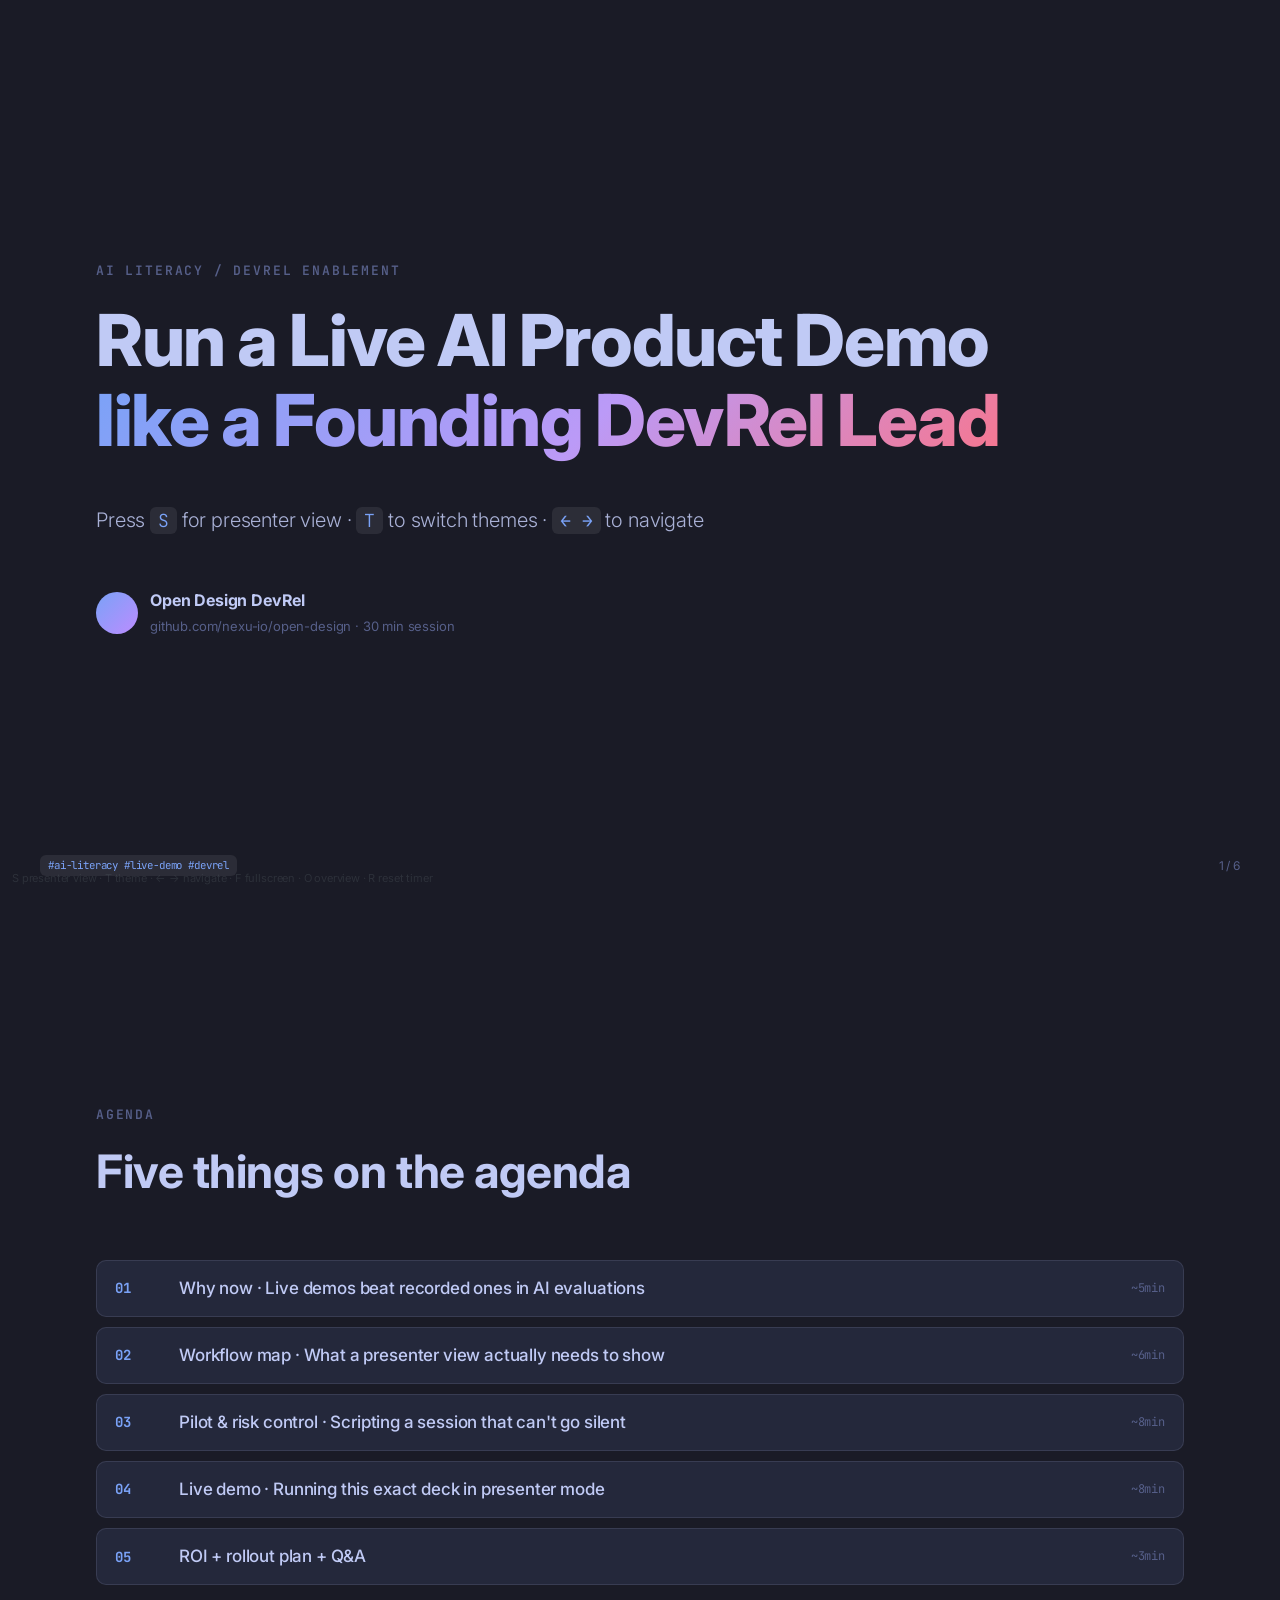
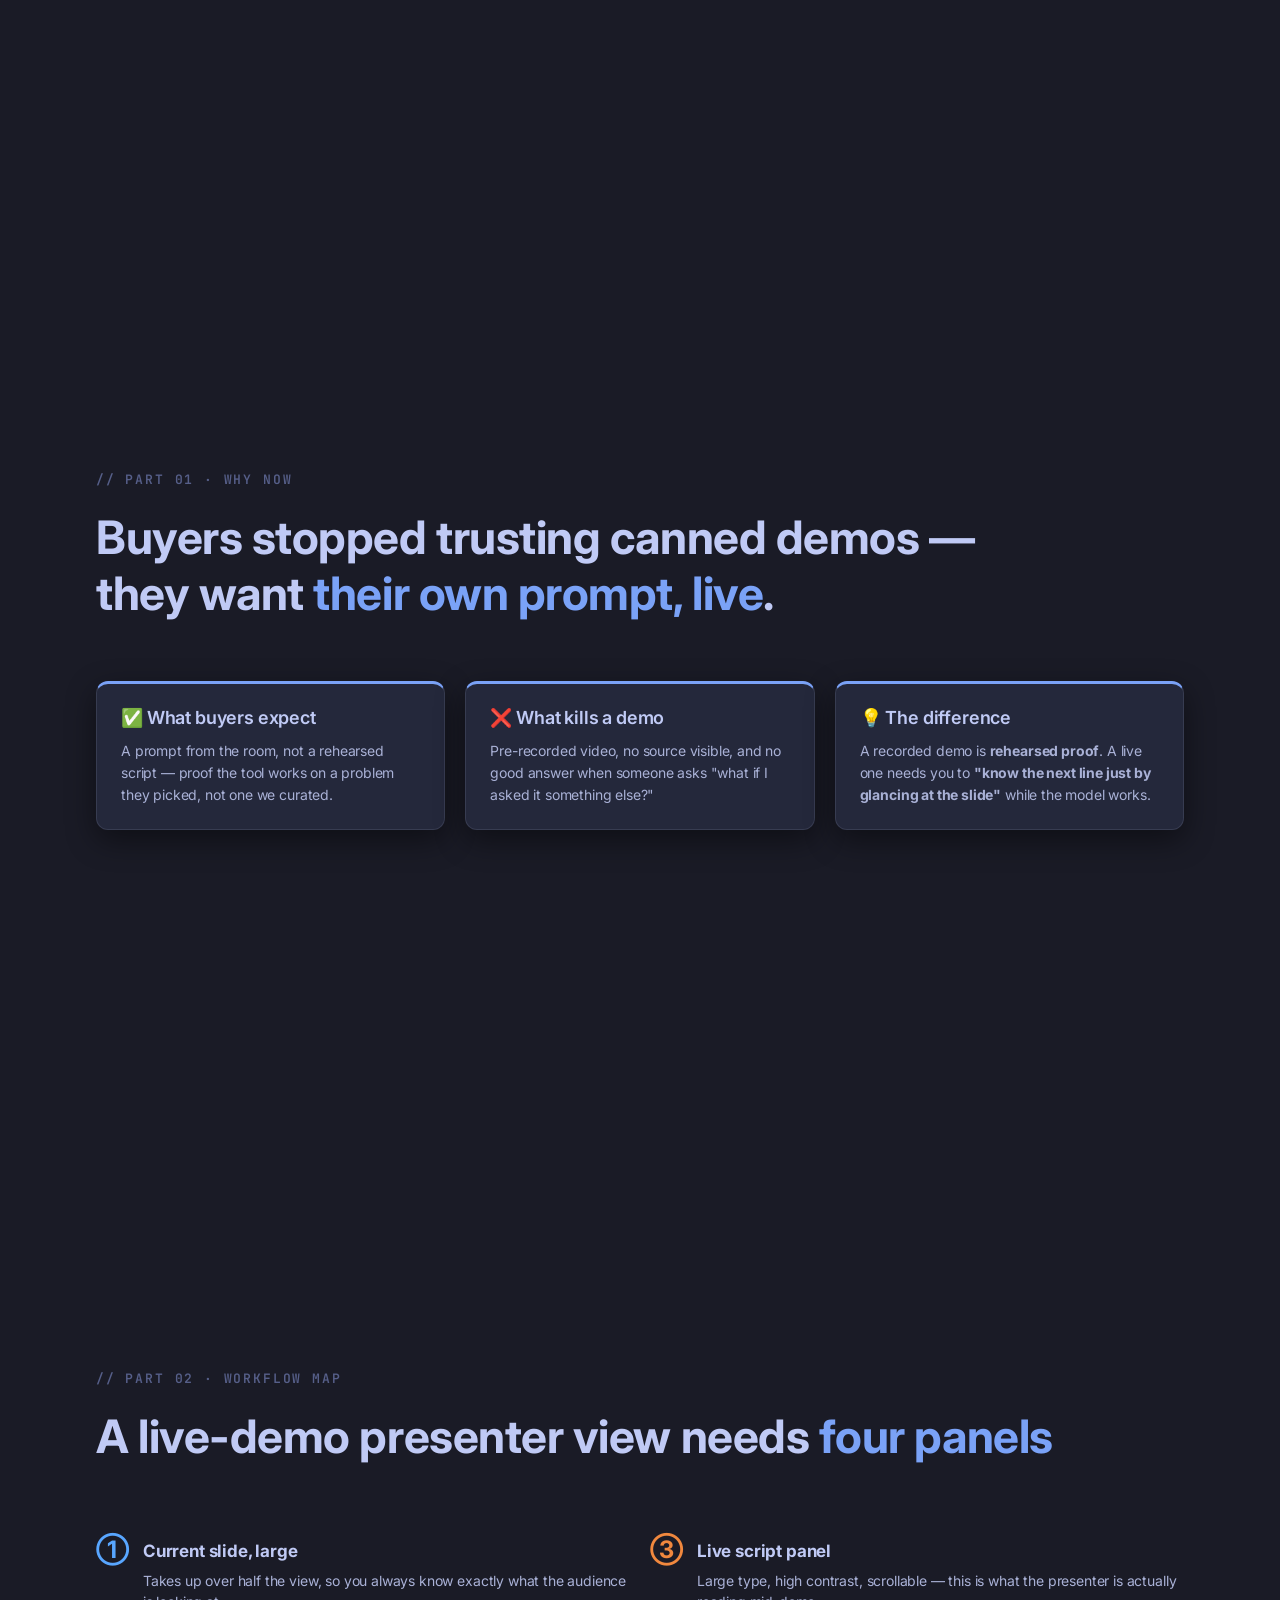
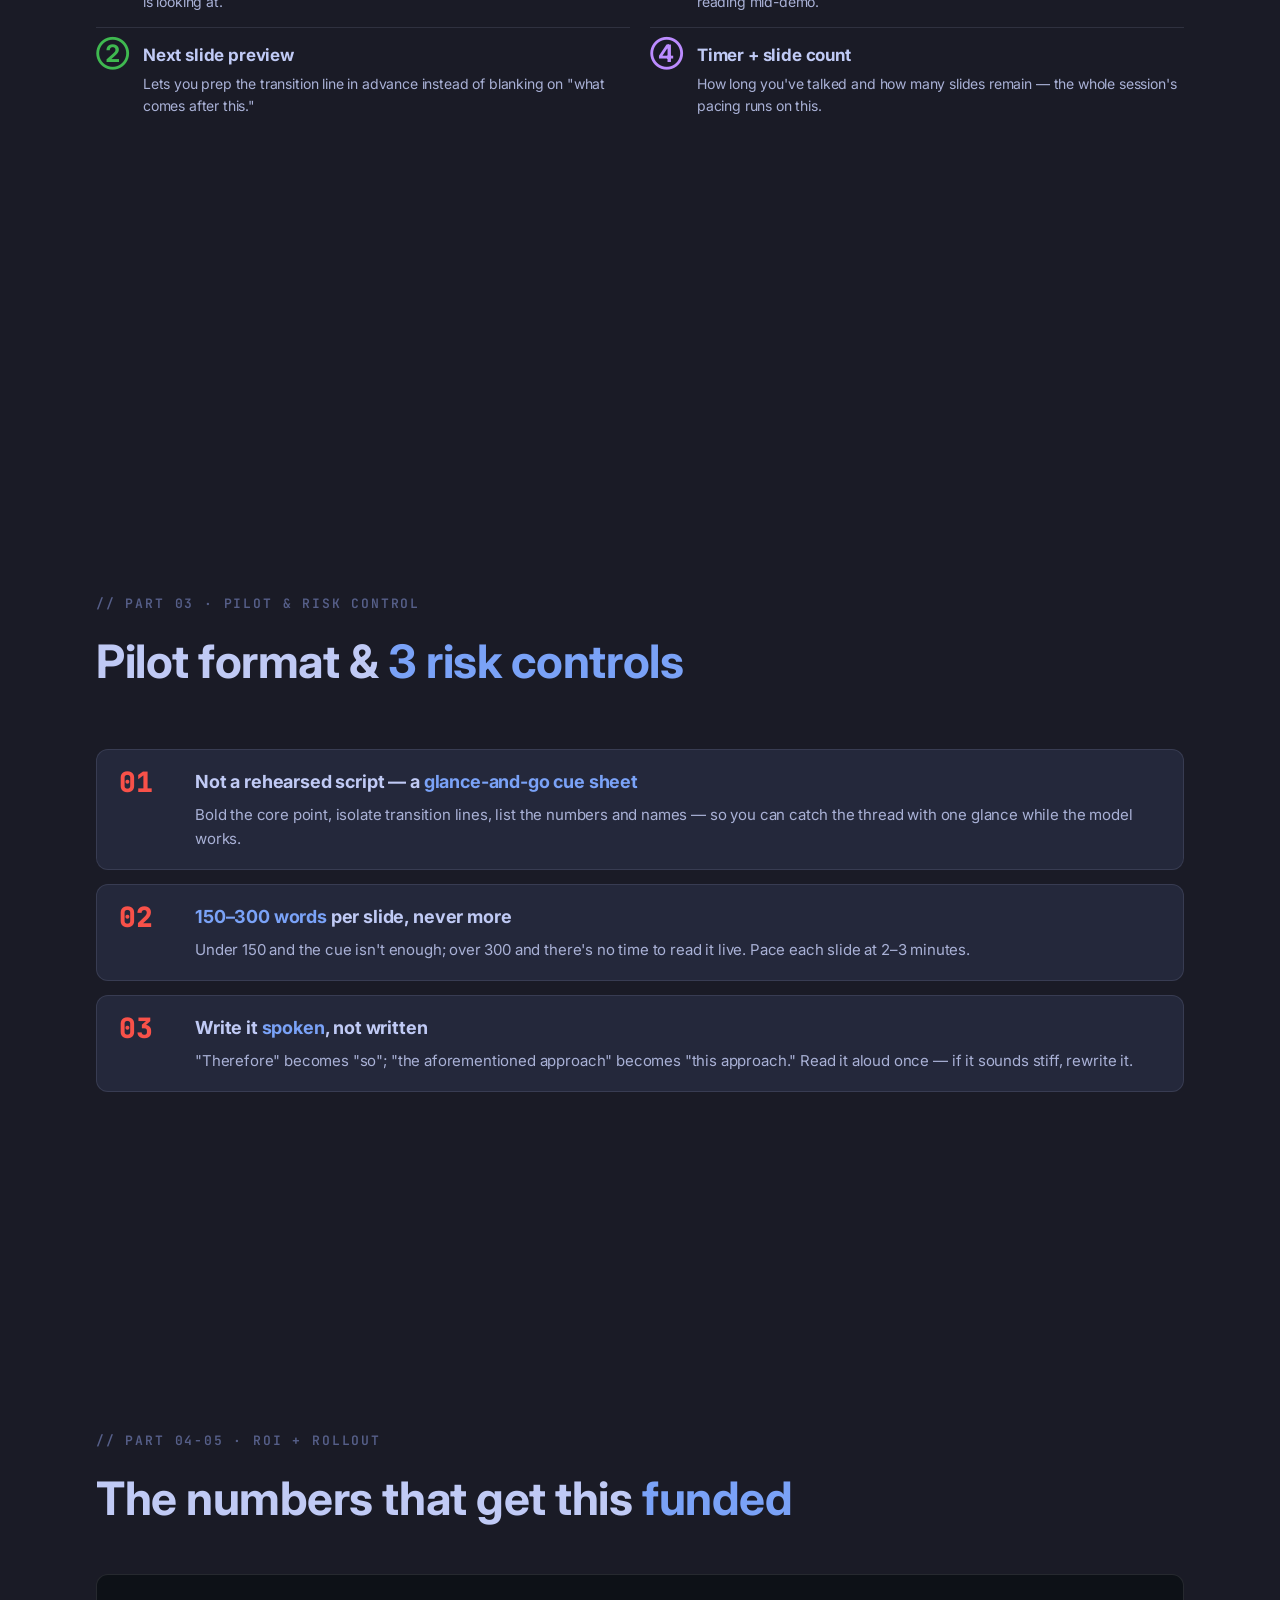
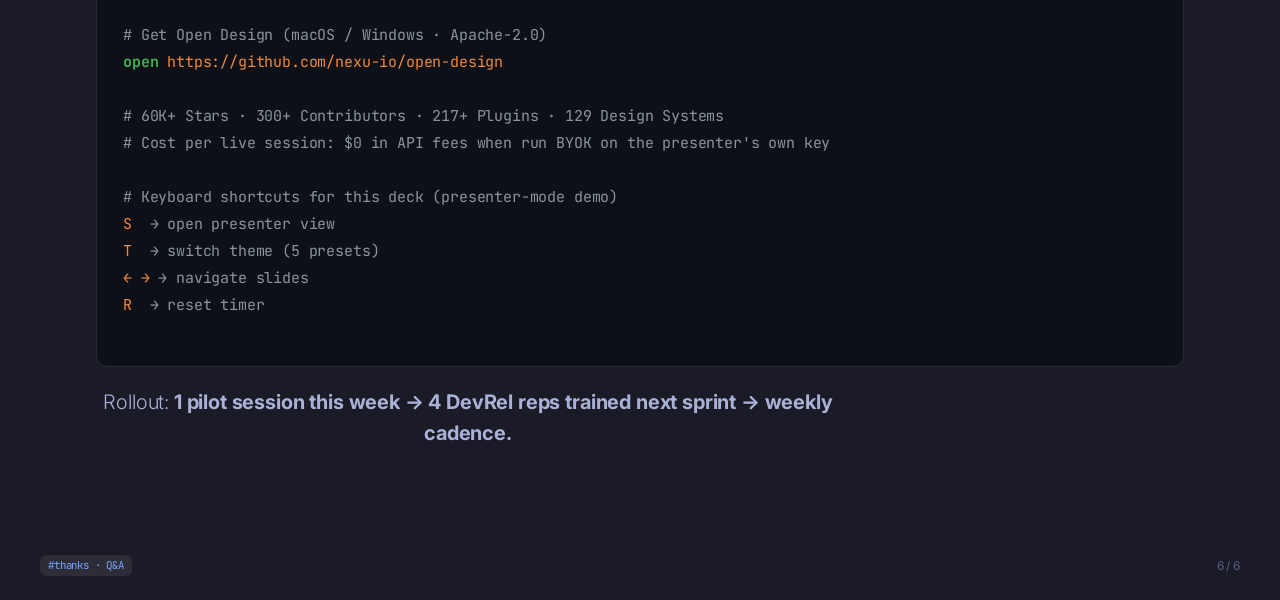
<file: design-templates/html-ppt-presenter-mode-reveal/example.html>
<!DOCTYPE html>
<html lang="zh-CN" data-themes="tokyo-night,dracula,catppuccin-mocha,nord,corporate-clean">
<head>
<meta charset="utf-8">
<meta name="viewport" content="width=device-width,initial-scale=1">
<title>Run a Live AI Product Demo like a Founding DevRel Lead - AI literacy</title>
<style>/* html-ppt :: shared webfonts */
@import url('https://fonts.googleapis.com/css2?family=Inter:wght@200;300;400;500;600;700;800;900&display=swap');
@import url('https://fonts.googleapis.com/css2?family=Noto+Sans+SC:wght@200;300;400;500;600;700;900&display=swap');
@import url('https://fonts.googleapis.com/css2?family=Noto+Serif+SC:wght@300;400;600;700&display=swap');
@import url('https://fonts.googleapis.com/css2?family=JetBrains+Mono:wght@400;500;700&display=swap');
@import url('https://fonts.googleapis.com/css2?family=Playfair+Display:ital,wght@0,400;0,600;0,800;1,400&display=swap');
@import url('https://fonts.googleapis.com/css2?family=Space+Grotesk:wght@300;400;500;600;700&display=swap');
@import url('https://fonts.googleapis.com/css2?family=IBM+Plex+Mono:wght@300;400;500;700&display=swap');
@import url('https://fonts.googleapis.com/css2?family=Archivo+Black&display=swap');

</style>
<style>/* html-ppt :: base.css — reset + shared tokens + layout primitives */
/* Default tokens. Themes in assets/themes/*.css override the :root block. */
:root {
  --bg: #ffffff;
  --bg-soft: #f7f7f8;
  --surface: #ffffff;
  --surface-2: #f2f2f4;
  --border: rgba(0,0,0,.08);
  --border-strong: rgba(0,0,0,.16);
  --text-1: #111216;
  --text-2: #55596a;
  --text-3: #8a8f9e;
  --accent: #3b6cff;
  --accent-2: #7a5cff;
  --accent-3: #ff5c8a;
  --good: #1aaf6c;
  --warn: #f5a524;
  --bad:  #e0445a;
  --grad: linear-gradient(135deg,#3b6cff,#7a5cff 55%,#ff5c8a);
  --grad-soft: linear-gradient(135deg,#eef2ff,#f5ecff 55%,#ffeef5);
  --radius: 18px;
  --radius-sm: 12px;
  --radius-lg: 26px;
  --shadow: 0 10px 30px rgba(18,24,40,.08), 0 2px 6px rgba(18,24,40,.04);
  --shadow-lg: 0 24px 60px rgba(18,24,40,.14), 0 6px 16px rgba(18,24,40,.06);
  --font-sans: 'Inter','Noto Sans SC',-apple-system,BlinkMacSystemFont,Helvetica,Arial,sans-serif;
  --font-serif: 'Playfair Display','Noto Serif SC',Georgia,serif;
  --font-mono: 'JetBrains Mono','IBM Plex Mono',SFMono-Regular,Menlo,monospace;
  --font-display: var(--font-sans);
  --letter-tight: -.03em;
  --letter-normal: -.01em;
  --ease: cubic-bezier(.4,0,.2,1);
}

*,*::before,*::after{box-sizing:border-box}
html,body{margin:0;padding:0;background:var(--bg);color:var(--text-1);
  font-family:var(--font-sans);font-weight:400;line-height:1.6;
  -webkit-font-smoothing:antialiased;-moz-osx-font-smoothing:grayscale;
  letter-spacing:var(--letter-normal)}
img,svg,video{max-width:100%;display:block}
a{color:var(--accent);text-decoration:none}
a:hover{text-decoration:underline}
code,kbd,pre,samp{font-family:var(--font-mono)}

/* ================= SLIDE SYSTEM ================= */
.deck{position:relative;width:100vw;height:100vh;overflow:hidden;background:var(--bg)}
.slide{
  position:absolute;inset:0;
  display:flex;flex-direction:column;justify-content:center;
  padding:72px 96px;
  box-sizing:border-box;
  opacity:0;pointer-events:none;
  transition:opacity .5s var(--ease), transform .5s var(--ease);
  transform:translateX(30px);
  overflow:hidden;
}
.slide.is-active{opacity:1;pointer-events:auto;transform:translateX(0);z-index:2}
.slide.is-prev{transform:translateX(-30px)}

/* single-page standalone (used when a layout file is opened directly) */
body.single .slide{position:relative;width:100vw;height:100vh;opacity:1;transform:none;pointer-events:auto}

/* ================= TYPOGRAPHY ================= */
.eyebrow{font-size:13px;font-weight:500;letter-spacing:.16em;text-transform:uppercase;color:var(--text-3)}
.kicker{font-size:14px;font-weight:600;color:var(--accent);letter-spacing:.08em;text-transform:uppercase}
h1.title,.h1{font-family:var(--font-display);font-size:72px;line-height:1.05;font-weight:800;letter-spacing:var(--letter-tight);margin:0 0 18px;color:var(--text-1)}
h2.title,.h2{font-family:var(--font-display);font-size:54px;line-height:1.1;font-weight:700;letter-spacing:var(--letter-tight);margin:0 0 14px}
h3,.h3{font-size:32px;line-height:1.2;font-weight:600;letter-spacing:var(--letter-normal);margin:0 0 10px}
h4,.h4{font-size:22px;line-height:1.3;font-weight:600;margin:0 0 8px}
.lede{font-size:22px;line-height:1.55;color:var(--text-2);font-weight:300;max-width:62ch}
.dim{color:var(--text-2)}
.dim2{color:var(--text-3)}
.mono{font-family:var(--font-mono)}
.serif{font-family:var(--font-serif)}
.gradient-text{background:var(--grad);-webkit-background-clip:text;background-clip:text;-webkit-text-fill-color:transparent;color:transparent}

/* ================= LAYOUT PRIMITIVES ================= */
.stack>*+*{margin-top:14px}
.row{display:flex;gap:24px;align-items:center}
.row.wrap{flex-wrap:wrap}
.grid{display:grid;gap:24px}
.g2{grid-template-columns:repeat(2,1fr)}
.g3{grid-template-columns:repeat(3,1fr)}
.g4{grid-template-columns:repeat(4,1fr)}
.center{display:flex;align-items:center;justify-content:center;text-align:center}
.fill{flex:1}
.sp-t{padding-top:24px}.sp-b{padding-bottom:24px}
.mt-s{margin-top:8px}.mt-m{margin-top:18px}.mt-l{margin-top:32px}
.mb-s{margin-bottom:8px}.mb-m{margin-bottom:18px}.mb-l{margin-bottom:32px}

/* ================= CARDS ================= */
.card{background:var(--surface);border:1px solid var(--border);border-radius:var(--radius);
  padding:26px 28px;box-shadow:var(--shadow);position:relative;overflow:hidden}
.card-soft{background:var(--surface-2);border:1px solid var(--border)}
.card-outline{background:transparent;border:1.5px solid var(--border-strong);box-shadow:none}
.card-accent{background:var(--surface);border-top:3px solid var(--accent)}
.card-hover{transition:transform .3s var(--ease),box-shadow .3s var(--ease)}
.card-hover:hover{transform:translateY(-4px);box-shadow:var(--shadow-lg)}

.pill{display:inline-block;padding:4px 12px;border-radius:999px;font-size:12px;font-weight:500;
  background:var(--surface-2);color:var(--text-2);border:1px solid var(--border)}
.pill-accent{background:color-mix(in srgb,var(--accent) 12%,transparent);color:var(--accent);border-color:color-mix(in srgb,var(--accent) 28%,transparent)}

/* ================= BARS / DIVIDERS ================= */
.divider{height:1px;background:var(--border);width:100%}
.divider-accent{height:3px;width:72px;background:var(--accent);border-radius:2px}

/* ================= CHROME (header/footer/progress) ================= */
.deck-header{position:absolute;top:24px;left:40px;right:40px;display:flex;align-items:center;justify-content:space-between;
  font-size:12px;color:var(--text-3);letter-spacing:.12em;text-transform:uppercase;z-index:10;pointer-events:none}
.deck-footer{position:absolute;bottom:24px;left:40px;right:40px;display:flex;align-items:center;justify-content:space-between;
  font-size:12px;color:var(--text-3);z-index:10;pointer-events:none}
.slide-number::before{content:attr(data-current)}
.slide-number::after{content:" / " attr(data-total)}
.progress-bar{position:fixed;left:0;right:0;bottom:0;height:3px;background:transparent;z-index:20}
.progress-bar > span{display:block;height:100%;width:0;background:var(--accent);transition:width .3s var(--ease)}

/* ================= PRESENTER / OVERVIEW ================= */
.notes{display:none!important}
.notes-overlay{position:fixed;inset:auto 0 0 0;max-height:42vh;background:rgba(20,22,30,.95);color:#e8ebf4;
  padding:20px 32px;font-size:16px;line-height:1.6;border-top:1px solid rgba(255,255,255,.1);transform:translateY(100%);
  transition:transform .3s var(--ease);z-index:40;overflow:auto;font-family:var(--font-sans)}
.notes-overlay.open{transform:translateY(0)}
.overview{position:fixed;inset:0;background:rgba(10,12,18,.92);backdrop-filter:blur(12px);z-index:50;
  display:none;padding:40px;overflow:auto}
.overview.open{display:grid;grid-template-columns:repeat(4,1fr);gap:20px;align-content:start}
.overview .thumb{background:var(--surface);border:1px solid var(--border);border-radius:12px;
  aspect-ratio:16/9;overflow:hidden;cursor:pointer;position:relative;color:var(--text-1);padding:16px;
  font-size:11px;transition:transform .2s var(--ease)}
.overview .thumb:hover{transform:scale(1.04)}
.overview .thumb .n{position:absolute;top:8px;left:10px;font-weight:700;font-size:14px;color:var(--text-3)}
.overview .thumb .t{position:absolute;bottom:10px;left:14px;right:14px;font-weight:600;color:var(--text-1)}

/* ================= PRESENTER VIEW ================= */
/* Presenter view opens in a separate popup window (S key).
 * All presenter styles are self-contained in the popup HTML generated by runtime.js.
 * The audience window (this file) is NOT affected — it stays as normal deck view.
 * Only the .notes class below is needed to hide speaker notes from audience. */

/* ================= UTILITY ================= */
.hidden{display:none!important}
.nowrap{white-space:nowrap}
.tr{text-align:right}.tc{text-align:center}.tl{text-align:left}
.uppercase{text-transform:uppercase;letter-spacing:.12em}

/* ================= PRINT ================= */
@media print{
  .slide{position:relative;opacity:1!important;transform:none!important;page-break-after:always;height:100vh}
  .deck-header,.deck-footer,.progress-bar,.notes-overlay,.overview{display:none!important}
}

</style>
<style data-theme="tokyo-night">/* theme: tokyo-night */
:root{
  --bg:#1a1b26;--bg-soft:#16161e;--surface:#24283b;--surface-2:#2f334d;
  --border:rgba(192,202,245,.12);--border-strong:rgba(192,202,245,.24);
  --text-1:#c0caf5;--text-2:#a9b1d6;--text-3:#565f89;
  --accent:#7aa2f7;--accent-2:#bb9af7;--accent-3:#7dcfff;
  --good:#9ece6a;--warn:#e0af68;--bad:#f7768e;
  --grad:linear-gradient(135deg,#7aa2f7,#bb9af7 55%,#f7768e);
  --grad-soft:linear-gradient(135deg,#24283b,#2f334d);
  --radius:12px;--radius-sm:8px;--radius-lg:20px;
  --shadow:0 10px 30px rgba(0,0,0,.45);
  --shadow-lg:0 24px 62px rgba(0,0,0,.6);
  --font-sans:'Inter','Noto Sans SC',sans-serif;
}

</style>
<style>/* html-ppt :: animations.css
 * Apply by adding class="anim-<name>" or data-anim="<name>".
 * Durations are deliberately snappy; tweak --anim-dur per element.
 */
:root{--anim-dur:.7s;--anim-ease:cubic-bezier(.4,0,.2,1)}

/* ---------- FADE DIRECTIONALS ---------- */
@keyframes kf-fade-up{from{opacity:0;transform:translateY(32px)}to{opacity:1;transform:none}}
@keyframes kf-fade-down{from{opacity:0;transform:translateY(-32px)}to{opacity:1;transform:none}}
@keyframes kf-fade-left{from{opacity:0;transform:translateX(-40px)}to{opacity:1;transform:none}}
@keyframes kf-fade-right{from{opacity:0;transform:translateX(40px)}to{opacity:1;transform:none}}
.anim-fade-up{animation:kf-fade-up var(--anim-dur) var(--anim-ease) both}
.anim-fade-down{animation:kf-fade-down var(--anim-dur) var(--anim-ease) both}
.anim-fade-left{animation:kf-fade-left var(--anim-dur) var(--anim-ease) both}
.anim-fade-right{animation:kf-fade-right var(--anim-dur) var(--anim-ease) both}

/* ---------- RISE / DROP / ZOOM / BLUR / GLITCH ---------- */
@keyframes kf-rise{from{opacity:0;transform:translateY(60px) scale(.97);filter:blur(6px)}to{opacity:1;transform:none;filter:none}}
@keyframes kf-drop{from{opacity:0;transform:translateY(-60px) scale(.97)}to{opacity:1;transform:none}}
@keyframes kf-zoom{0%{opacity:0;transform:scale(.6)}60%{transform:scale(1.04)}100%{opacity:1;transform:scale(1)}}
@keyframes kf-blur{from{opacity:0;filter:blur(18px)}to{opacity:1;filter:none}}
@keyframes kf-glitch{0%{opacity:0;transform:translateX(0);clip-path:inset(0 0 0 0)}
  20%{opacity:1;transform:translateX(-6px);clip-path:inset(20% 0 30% 0)}
  40%{transform:translateX(4px);clip-path:inset(50% 0 10% 0)}
  60%{transform:translateX(-3px);clip-path:inset(10% 0 60% 0)}
  80%{transform:translateX(2px);clip-path:inset(0 0 0 0)}
  100%{opacity:1;transform:none}}
.anim-rise-in{animation:kf-rise .9s var(--anim-ease) both}
.anim-drop-in{animation:kf-drop .8s var(--anim-ease) both}
.anim-zoom-pop{animation:kf-zoom .7s cubic-bezier(.22,1.3,.36,1) both}
.anim-blur-in{animation:kf-blur .8s var(--anim-ease) both}
.anim-glitch-in{animation:kf-glitch .8s steps(5,end) both}

/* ---------- TYPEWRITER ---------- */
.anim-typewriter{display:inline-block;overflow:hidden;white-space:nowrap;border-right:2px solid currentColor;
  width:0;animation:kf-type 2.4s steps(40,end) forwards, kf-caret 1s step-end infinite}
@keyframes kf-type{to{width:100%}}
@keyframes kf-caret{50%{border-color:transparent}}

/* ---------- GLOW / SHIMMER / GRADIENT-FLOW ---------- */
@keyframes kf-neon{0%,100%{text-shadow:0 0 8px var(--accent),0 0 20px var(--accent)}
  50%{text-shadow:0 0 16px var(--accent),0 0 40px var(--accent),0 0 80px var(--accent)}}
.anim-neon-glow{animation:kf-neon 2s ease-in-out infinite}

.anim-shimmer-sweep{position:relative;overflow:hidden}
.anim-shimmer-sweep::after{content:"";position:absolute;inset:0;
  background:linear-gradient(110deg,transparent 40%,rgba(255,255,255,.55) 50%,transparent 60%);
  transform:translateX(-100%);animation:kf-shimmer 2.4s var(--anim-ease) infinite}
@keyframes kf-shimmer{to{transform:translateX(100%)}}

.anim-gradient-flow{background:linear-gradient(90deg,var(--accent),var(--accent-2,var(--accent)),var(--accent-3,var(--accent)),var(--accent));
  background-size:300% 100%;-webkit-background-clip:text;background-clip:text;color:transparent;-webkit-text-fill-color:transparent;
  animation:kf-gradflow 4s linear infinite}
@keyframes kf-gradflow{to{background-position:300% 0}}

/* ---------- STAGGER LIST ---------- */
.anim-stagger-list > *{opacity:0;animation:kf-rise .65s var(--anim-ease) both}
.anim-stagger-list > *:nth-child(1){animation-delay:.05s}
.anim-stagger-list > *:nth-child(2){animation-delay:.15s}
.anim-stagger-list > *:nth-child(3){animation-delay:.25s}
.anim-stagger-list > *:nth-child(4){animation-delay:.35s}
.anim-stagger-list > *:nth-child(5){animation-delay:.45s}
.anim-stagger-list > *:nth-child(6){animation-delay:.55s}
.anim-stagger-list > *:nth-child(7){animation-delay:.65s}
.anim-stagger-list > *:nth-child(8){animation-delay:.75s}
.anim-stagger-list > *:nth-child(n+9){animation-delay:.85s}

/* ---------- COUNTER-UP (JS-driven, marker class only) ---------- */
.counter{font-variant-numeric:tabular-nums}

/* ---------- SVG PATH DRAW ---------- */
.anim-path-draw path,.anim-path-draw line,.anim-path-draw polyline,.anim-path-draw circle,.anim-path-draw rect{
  stroke-dasharray:1000;stroke-dashoffset:1000;animation:kf-draw 2s var(--anim-ease) forwards}
@keyframes kf-draw{to{stroke-dashoffset:0}}

/* ---------- PARALLAX TILT (hover) ---------- */
.anim-parallax-tilt{transform-style:preserve-3d;transition:transform .4s var(--anim-ease)}
.anim-parallax-tilt:hover{transform:perspective(900px) rotateX(6deg) rotateY(-8deg) translateZ(10px)}

/* ---------- CARD FLIP 3D ---------- */
@keyframes kf-flip{from{transform:perspective(1200px) rotateY(-90deg);opacity:0}
  to{transform:perspective(1200px) rotateY(0);opacity:1}}
.anim-card-flip-3d{animation:kf-flip .9s var(--anim-ease) both;transform-style:preserve-3d;backface-visibility:hidden}

/* ---------- CUBE ROTATE 3D ---------- */
@keyframes kf-cube{from{transform:perspective(1200px) rotateX(20deg) rotateY(-90deg) translateZ(-200px);opacity:0}
  to{transform:perspective(1200px) rotateX(0) rotateY(0) translateZ(0);opacity:1}}
.anim-cube-rotate-3d{animation:kf-cube 1s var(--anim-ease) both}

/* ---------- PAGE TURN 3D ---------- */
@keyframes kf-pageturn{from{transform:perspective(1600px) rotateY(-85deg);transform-origin:left center;opacity:0}
  to{transform:perspective(1600px) rotateY(0);opacity:1}}
.anim-page-turn-3d{animation:kf-pageturn 1s var(--anim-ease) both;transform-origin:left center}

/* ---------- PERSPECTIVE ZOOM ---------- */
@keyframes kf-pzoom{from{opacity:0;transform:perspective(1400px) translateZ(-400px) rotateX(12deg)}
  to{opacity:1;transform:none}}
.anim-perspective-zoom{animation:kf-pzoom 1s var(--anim-ease) both}

/* ---------- MARQUEE SCROLL ---------- */
.anim-marquee-scroll{display:flex;gap:48px;white-space:nowrap;animation:kf-marquee 20s linear infinite}
@keyframes kf-marquee{from{transform:translateX(0)}to{transform:translateX(-50%)}}

/* ---------- KEN BURNS ---------- */
@keyframes kf-kenburns{0%{transform:scale(1) translate(0,0)}100%{transform:scale(1.15) translate(-2%,-1%)}}
.anim-kenburns{animation:kf-kenburns 14s ease-in-out infinite alternate}

/* ---------- CONFETTI BURST (pseudo — pure CSS sparkles) ---------- */
.anim-confetti-burst{position:relative}
.anim-confetti-burst::before,.anim-confetti-burst::after{
  content:"";position:absolute;top:50%;left:50%;width:8px;height:8px;border-radius:50%;
  background:var(--accent);box-shadow:
    20px -30px 0 var(--accent-2,var(--accent)),-25px -20px 0 var(--accent-3,var(--accent)),
    30px 20px 0 var(--good,#1aaf6c),-30px 25px 0 var(--warn,#f5a524),
    40px -10px 0 var(--bad,#e0445a),-45px 0 0 var(--accent),
    10px 40px 0 var(--accent-2,var(--accent)),-15px -40px 0 var(--accent-3,var(--accent));
  opacity:0;animation:kf-confetti 1.2s var(--anim-ease) forwards}
.anim-confetti-burst::after{animation-delay:.15s;transform:rotate(45deg)}
@keyframes kf-confetti{0%{opacity:0;transform:scale(.2)}30%{opacity:1}100%{opacity:0;transform:scale(2.2)}}

/* ---------- SPOTLIGHT ---------- */
@keyframes kf-spot{0%{clip-path:circle(0% at 50% 50%)}100%{clip-path:circle(140% at 50% 50%)}}
.anim-spotlight{animation:kf-spot 1.1s var(--anim-ease) both}

/* ---------- MORPH SHAPE (SVG) ---------- */
.anim-morph-shape path{animation:kf-morph 6s ease-in-out infinite alternate}
@keyframes kf-morph{0%{d:path("M60,120 Q120,20 180,120 T300,120")}
  100%{d:path("M60,120 Q120,220 180,120 T300,120")}}

/* ---------- RIPPLE REVEAL ---------- */
@keyframes kf-ripple{0%{clip-path:circle(0% at 20% 80%);opacity:.4}
  100%{clip-path:circle(160% at 20% 80%);opacity:1}}
.anim-ripple-reveal{animation:kf-ripple 1.2s var(--anim-ease) both}

/* reduced motion */
@media (prefers-reduced-motion: reduce){
  [class*="anim-"]{animation:none!important;transition:none!important}
}

</style>
<style>/* tpl-presenter-mode-reveal · scoped styles
 * Presenter-mode demo deck. Inherits tokens from active theme.
 * Minimal overrides — focus is on content + notes structure.
 */

.tpl-presenter-mode-reveal .slide {
  padding: 72px 96px;
}

.tpl-presenter-mode-reveal .kicker {
  font-family: var(--font-mono, monospace);
  font-size: 13px;
  color: var(--text-3);
  letter-spacing: 0.14em;
  text-transform: uppercase;
  margin: 0 0 18px 0;
}

.tpl-presenter-mode-reveal .h1 {
  font-size: clamp(44px, 5.6vw, 76px);
  line-height: 1.12;
  letter-spacing: -0.02em;
  margin: 0 0 24px 0;
}

.tpl-presenter-mode-reveal .h2 {
  font-size: clamp(32px, 3.6vw, 48px);
  line-height: 1.22;
  letter-spacing: -0.01em;
  margin: 0 0 28px 0;
}

.tpl-presenter-mode-reveal .lede {
  font-size: 20px;
  line-height: 1.55;
  color: var(--text-2);
}

.tpl-presenter-mode-reveal .mono {
  font-family: var(--font-mono, monospace);
  font-size: 0.9em;
  padding: 2px 8px;
  border-radius: 6px;
  background: rgba(255,255,255,0.08);
  color: var(--accent, #58a6ff);
}

.tpl-presenter-mode-reveal .accent {
  color: var(--accent, #f0883e);
  font-weight: 700;
}

.tpl-presenter-mode-reveal .speaker {
  display: flex;
  align-items: center;
  gap: 12px;
  margin-top: 32px;
}
.tpl-presenter-mode-reveal .speaker .av {
  width: 42px;
  height: 42px;
  border-radius: 50%;
  background: linear-gradient(135deg, var(--accent, #58a6ff), #bc8cff);
}
.tpl-presenter-mode-reveal .speaker b {
  display: block;
  font-size: 16px;
}
.tpl-presenter-mode-reveal .speaker span {
  font-size: 13px;
  color: var(--text-3);
}

/* Agenda rows */
.tpl-presenter-mode-reveal .agenda-row {
  display: grid;
  grid-template-columns: 48px 1fr auto;
  gap: 16px;
  align-items: center;
  padding: 14px 18px;
  border: 1px solid var(--border, rgba(255,255,255,0.1));
  border-radius: 10px;
  margin-bottom: 10px;
  background: var(--surface, rgba(255,255,255,0.03));
}
.tpl-presenter-mode-reveal .agenda-row .num {
  font-family: var(--font-mono, monospace);
  font-size: 14px;
  color: var(--accent, #58a6ff);
  font-weight: 700;
}
.tpl-presenter-mode-reveal .agenda-row .t {
  font-size: 17px;
  font-weight: 500;
  color: var(--text-1);
}
.tpl-presenter-mode-reveal .agenda-row .d {
  font-family: var(--font-mono, monospace);
  font-size: 12px;
  color: var(--text-3);
}

/* Cards */
.tpl-presenter-mode-reveal .card {
  background: var(--surface, rgba(255,255,255,0.03));
  border: 1px solid var(--border, rgba(255,255,255,0.1));
  border-radius: 12px;
  padding: 22px 24px;
}
.tpl-presenter-mode-reveal .card-accent {
  border-top: 3px solid var(--accent, #58a6ff);
}
.tpl-presenter-mode-reveal .card h4 {
  margin: 0 0 10px 0;
  font-size: 18px;
  color: var(--text-1);
}
.tpl-presenter-mode-reveal .card .dim {
  color: var(--text-2);
  font-size: 14px;
  line-height: 1.6;
  margin: 0;
}

/* Feature rows (presenter view features) */
.tpl-presenter-mode-reveal .feature-row {
  display: flex;
  gap: 14px;
  padding: 14px 0;
  border-bottom: 1px solid var(--border, rgba(255,255,255,0.08));
}
.tpl-presenter-mode-reveal .feature-row:last-child { border-bottom: none; }
.tpl-presenter-mode-reveal .feature-row .num {
  font-size: 24px;
  font-weight: 700;
  line-height: 1;
  flex-shrink: 0;
}
.tpl-presenter-mode-reveal .feature-row b {
  display: block;
  font-size: 17px;
  margin-bottom: 4px;
  color: var(--text-1);
}
.tpl-presenter-mode-reveal .feature-row .dim {
  font-size: 14px;
  color: var(--text-2);
  line-height: 1.55;
  margin: 0;
}
.tpl-presenter-mode-reveal .blue { color: #58a6ff; }
.tpl-presenter-mode-reveal .green { color: #3fb950; }
.tpl-presenter-mode-reveal .orange { color: #f0883e; }
.tpl-presenter-mode-reveal .purple { color: #bc8cff; }
.tpl-presenter-mode-reveal .red { color: #f85149; }

/* Rule rows (3 rules) */
.tpl-presenter-mode-reveal .rule-row {
  display: grid;
  grid-template-columns: 56px 1fr;
  gap: 20px;
  align-items: start;
  padding: 18px 22px;
  border: 1px solid var(--border, rgba(255,255,255,0.1));
  border-radius: 12px;
  margin-bottom: 14px;
  background: var(--surface, rgba(255,255,255,0.03));
}
.tpl-presenter-mode-reveal .rule-row .num {
  font-size: 28px;
  font-weight: 800;
  font-family: var(--font-mono, monospace);
  line-height: 1;
}
.tpl-presenter-mode-reveal .rule-row b {
  display: block;
  font-size: 18px;
  margin-bottom: 6px;
  color: var(--text-1);
}
.tpl-presenter-mode-reveal .rule-row .dim {
  font-size: 15px;
  color: var(--text-2);
  line-height: 1.6;
  margin: 0;
}

/* Code block */
.tpl-presenter-mode-reveal .code-block {
  background: #0d1117;
  border: 1px solid rgba(255,255,255,0.1);
  border-radius: 12px;
  padding: 20px 26px;
  font-family: var(--font-mono, "SF Mono", monospace);
  font-size: 15px;
  line-height: 1.8;
  color: #e6edf3;
  white-space: pre-wrap;
  text-align: left;
}
.tpl-presenter-mode-reveal .code-block .comment { color: #8b949e; }
.tpl-presenter-mode-reveal .code-block .cmd { color: #3fb950; font-weight: 600; }
.tpl-presenter-mode-reveal .code-block .flag { color: #f0883e; }

/* Stack helper */
.tpl-presenter-mode-reveal .stack > * + * { margin-top: 0; }

/* Grid helpers */
.tpl-presenter-mode-reveal .grid { display: grid; gap: 20px; }
.tpl-presenter-mode-reveal .grid.g2 { grid-template-columns: 1fr 1fr; }
.tpl-presenter-mode-reveal .grid.g3 { grid-template-columns: repeat(3, 1fr); }

.tpl-presenter-mode-reveal .mt-m { margin-top: 20px; }
.tpl-presenter-mode-reveal .mt-l { margin-top: 32px; }
.tpl-presenter-mode-reveal .mt-s { margin-top: 10px; }
.tpl-presenter-mode-reveal .tc { text-align: center; }

</style>
<style>
/* Static-preview fallback (runtime.js is absent — keep every slide visible) */
.deck{height:auto;min-height:100vh;overflow:visible}
.slide{position:relative;inset:auto;opacity:1;pointer-events:auto;transform:none;height:100vh;page-break-after:always}
.deck-header,.deck-footer,.slide-number,.progress-bar,.notes-overlay,.overview{pointer-events:none}
.notes{display:none!important}
</style></head>
<body class="tpl-presenter-mode-reveal">
<div class="deck">

  <!-- ============ 1. COVER ============ -->
  <section class="slide" data-title="Cover">
    <p class="kicker">ai literacy / devrel enablement</p>
    <h1 class="h1 anim-fade-up" data-anim="fade-up">Run a Live AI Product Demo<br><span style="background:var(--grad);-webkit-background-clip:text;background-clip:text;color:transparent">like a Founding DevRel Lead</span></h1>
    <p class="lede mt-m">Press <span class="mono">S</span> for presenter view · <span class="mono">T</span> to switch themes · <span class="mono">← →</span> to navigate</p>
    <div class="speaker">
      <div class="av"></div>
      <div><b>Open Design DevRel</b><span>github.com/nexu-io/open-design · 30 min session</span></div>
    </div>
    <div class="deck-footer">
      <span class="mono">#ai-literacy #live-demo #devrel</span>
      <span class="slide-number" data-current="1" data-total="6"></span>
    </div>
    <aside class="notes">
      <p>Hi everyone. This session is the playbook a founding DevRel lead uses to run a <strong>live AI product demo</strong> — a real session where the prompt in front of the audience is theirs, and the output is a runnable file by the time we close.</p>
      <p>The deck itself is the proof point: it supports <em>presenter mode</em>. You're seeing the audience view, while my screen carries the current slide, the next slide, the full script, and a timer, all at once.</p>
      <p>Why does this matter? Because the biggest risk in a live AI demo isn't the model — it's the presenter losing the thread mid-session. This format removes that risk entirely, and I'll show you exactly how it's built.</p>
      <p>30 minutes, five parts, questions welcome anytime. Let's go.</p>
    </aside>
  </section>

  <!-- ============ 2. AGENDA ============ -->
  <section class="slide" data-title="Agenda">
    <p class="kicker">agenda</p>
    <h2 class="h2">Five things on the agenda</h2>
    <div class="stack mt-l">
      <div class="agenda-row"><span class="num">01</span><span class="t">Why now · Live demos beat recorded ones in AI evaluations</span><span class="d">~5min</span></div>
      <div class="agenda-row"><span class="num">02</span><span class="t">Workflow map · What a presenter view actually needs to show</span><span class="d">~6min</span></div>
      <div class="agenda-row"><span class="num">03</span><span class="t">Pilot &amp; risk control · Scripting a session that can't go silent</span><span class="d">~8min</span></div>
      <div class="agenda-row"><span class="num">04</span><span class="t">Live demo · Running this exact deck in presenter mode</span><span class="d">~8min</span></div>
      <div class="agenda-row"><span class="num">05</span><span class="t">ROI + rollout plan + Q&amp;A</span><span class="d">~3min</span></div>
    </div>
    <aside class="notes">
      <p>Let's walk through today's agenda.</p>
      <p>Part one makes the case for <strong>why now</strong> — a live demo, run on the audience's real prompt, converts where a recorded video no longer does.</p>
      <p>Part two is the <strong>workflow map</strong>: exactly what information a presenter needs on screen to run that live moment without stalling.</p>
      <p>Part three is <em>pilot format and risk control</em> — how we scope a 30-minute session and what backstops it when the live prompt runs long.</p>
      <p>Part four is the live demo itself — though it really started on slide one, since presenter mode has been running the whole time.</p>
      <p>Then ROI, the rollout plan, and Q&amp;A.</p>
      <p>OK, on to part one.</p>
    </aside>
  </section>

  <!-- ============ 3. PROBLEM ============ -->
  <section class="slide" data-title="Problem">
    <p class="kicker">// part 01 · why now</p>
    <h2 class="h2">Buyers stopped trusting canned demos —<br>they want <span class="accent">their own prompt, live</span>.</h2>
    <div class="grid g3 mt-l">
      <div class="card card-accent">
        <h4>✅ What buyers expect</h4>
        <p class="dim">A prompt from the room, not a rehearsed script — proof the tool works on a problem they picked, not one we curated.</p>
      </div>
      <div class="card card-accent">
        <h4>❌ What kills a demo</h4>
        <p class="dim">Pre-recorded video, no source visible, and no good answer when someone asks "what if I asked it something else?"</p>
      </div>
      <div class="card card-accent">
        <h4>💡 The difference</h4>
        <p class="dim">A recorded demo is <strong>rehearsed proof</strong>. A live one needs you to <strong>"know the next line just by glancing at the slide"</strong> while the model works.</p>
      </div>
    </div>
    <aside class="notes">
      <p>Let me open with something that might be a little uncomfortable — <strong>a recorded product demo and a live one are two completely different disciplines</strong>.</p>
      <p>Look at the left card. "What buyers expect" now means a prompt pulled from the room, not a pre-loaded example — because a curated demo no longer proves the tool works on a real problem.</p>
      <p>The middle card is the trap: a pre-recorded video, no source shown, and the moment someone in the room asks "what if I typed something different," the whole pitch stalls because there's nothing live to fall back on.</p>
      <p>The right card is the core idea for the next 25 minutes — presenting live well means you can <em>glance at the slide and know exactly what to say next</em>, while the agent is still generating the file in front of everyone. That's not memorization, and it's not improvisation either — it's a properly designed presenter system.</p>
      <p>That's what the rest of this session is about.</p>
    </aside>
  </section>

  <!-- ============ 4. SOLUTION ============ -->
  <section class="slide" data-title="Presenter View">
    <p class="kicker">// part 02 · workflow map</p>
    <h2 class="h2">A live-demo presenter view needs <span class="accent">four panels</span></h2>
    <div class="grid g2 mt-l">
      <div>
        <div class="feature-row"><span class="num blue">①</span><div><b>Current slide, large</b><p class="dim">Takes up over half the view, so you always know exactly what the audience is looking at.</p></div></div>
        <div class="feature-row"><span class="num green">②</span><div><b>Next slide preview</b><p class="dim">Lets you prep the transition line in advance instead of blanking on "what comes after this."</p></div></div>
      </div>
      <div>
        <div class="feature-row"><span class="num orange">③</span><div><b>Live script panel</b><p class="dim">Large type, high contrast, scrollable — this is what the presenter is actually reading mid-demo.</p></div></div>
        <div class="feature-row"><span class="num purple">④</span><div><b>Timer + slide count</b><p class="dim">How long you've talked and how many slides remain — the whole session's pacing runs on this.</p></div></div>
      </div>
    </div>
    <aside class="notes">
      <p>A presenter view for a live AI demo needs four panels. I'll rank them by importance.</p>
      <p>Panel one, <strong>the current slide, large</strong>. This has to take over half the view, because it's your sync anchor with the audience — whatever they're looking at has to be exactly what's in your head too.</p>
      <p>Panel two, <strong>the next slide preview</strong>. A lot of people skip this one, so let me explain: the moment a live demo actually stalls isn't mid-sentence, it's the two seconds after you advance the slide. If you already know what's coming, the transition line writes itself.</p>
      <p>Panel three, <strong>the live script</strong> — today's centerpiece, and the next part is entirely about it. One hard requirement up front: large type, high contrast, scrollable. You're only glancing at it out of the corner of your eye while the model generates on screen — small text means you can't read it in time.</p>
      <p>Panel four, <strong>the timer and slide count</strong>. Knowing how long you've talked and how many slides remain is what keeps a live-generation demo from running over.</p>
      <p>All four panels are non-negotiable, and this deck ships all four — press S and try it yourself.</p>
    </aside>
  </section>

  <!-- ============ 5. SCRIPT ============ -->
  <section class="slide" data-title="Script">
    <p class="kicker">// part 03 · pilot &amp; risk control</p>
    <h2 class="h2">Pilot format &amp; <span class="accent">3 risk controls</span></h2>
    <div class="stack mt-l">
      <div class="rule-row">
        <span class="num red">01</span>
        <div>
          <b>Not a rehearsed script — a <span class="accent">glance-and-go cue sheet</span></b>
          <p class="dim">Bold the core point, isolate transition lines, list the numbers and names — so you can catch the thread with one glance while the model works.</p>
        </div>
      </div>
      <div class="rule-row">
        <span class="num red">02</span>
        <div>
          <b><span class="accent">150–300 words</span> per slide, never more</b>
          <p class="dim">Under 150 and the cue isn't enough; over 300 and there's no time to read it live. Pace each slide at 2–3 minutes.</p>
        </div>
      </div>
      <div class="rule-row">
        <span class="num red">03</span>
        <div>
          <b>Write it <span class="accent">spoken</span>, not written</b>
          <p class="dim">"Therefore" becomes "so"; "the aforementioned approach" becomes "this approach." Read it aloud once — if it sounds stiff, rewrite it.</p>
        </div>
      </div>
    </div>
    <aside class="notes">
      <p>Now the part that determines whether the pilot is repeatable — how the live script gets written. Three rules.</p>
      <p><strong>First, the script is not a script</strong>. The moment you read verbatim from notes, the room can tell, and the "this is live" credibility disappears instantly.</p>
      <p>Its real job is a <em>glance-and-go cue sheet</em> — bold the core points, isolate the transition lines, list the exact numbers and names. That way you catch the thread with one glance, but what comes out of your mouth is still your own words while the model generates on screen.</p>
      <p><strong>Second, keep each slide to 150–300 words</strong>. That's the range that survived a dozen live sessions. Under 150 and you stall mid-sentence; over 300 and you can't scan it in time. At 2–3 minutes per slide, that word count is exactly right.</p>
      <p><strong>Third, write it the way you'd actually say it</strong>. This is where most people trip up — write "therefore" and it comes out "so"; write "the aforementioned approach" and it comes out "this approach." Read it aloud once before the session; if it's stiff, rewrite it.</p>
      <p>Put those three together and a live AI demo stops being a high-wire act.</p>
    </aside>
  </section>

  <!-- ============ 6. DEMO + CLOSING ============ -->
  <section class="slide" data-title="Demo & Close">
    <p class="kicker">// part 04-05 · roi + rollout</p>
    <h2 class="h2">The numbers that get this <span class="accent">funded</span></h2>
    <div class="code-block mt-m">
<span class="comment"># Get Open Design (macOS / Windows · Apache-2.0)</span>
<span class="cmd">open</span> <span class="flag">https://github.com/nexu-io/open-design</span>

<span class="comment"># 60K+ Stars · 300+ Contributors · 217+ Plugins · 129 Design Systems</span>
<span class="comment"># Cost per live session: $0 in API fees when run BYOK on the presenter's own key</span>

<span class="comment"># Keyboard shortcuts for this deck (presenter-mode demo)</span>
<span class="flag">S</span>  <span class="comment">→ open presenter view</span>
<span class="flag">T</span>  <span class="comment">→ switch theme (5 presets)</span>
<span class="flag">← →</span> <span class="comment">→ navigate slides</span>
<span class="flag">R</span>  <span class="comment">→ reset timer</span>
    </div>
    <p class="lede mt-m tc">Rollout: <strong>1 pilot session this week → 4 DevRel reps trained next sprint → weekly cadence.</strong></p>
    <div class="deck-footer">
      <span class="mono">#thanks · Q&amp;A</span>
      <span class="slide-number" data-current="6" data-total="6"></span>
    </div>
    <aside class="notes">
      <p>Last part — the numbers and rollout plan, so you can run this yourselves without figuring it out from scratch.</p>
      <p>Open Design is Apache-2.0, no sign-up, BYOK — which matters for ROI, since a live demo session costs nothing beyond the presenter's own API key. Community context: 60K+ stars, 300+ contributors, 217+ Plugins, 129 Design Systems — this is not a tool the prospect has never heard of.</p>
      <p>The shortcuts are listed here — the exact ones I use live: <strong>S for presenter view, T to switch themes, arrows to navigate, R to reset the timer</strong>. Five themes ship by default — tokyo-night, dracula, catppuccin-mocha, nord, corporate-clean — covering a dark technical room and a bright executive briefing alike.</p>
      <p>The one non-negotiable step — <em>every slide's <code>&lt;aside class="notes"&gt;</code> gets an honest 150–300 word live script</em>. That's the actual deliverable of this whole method. AI can draft it, but you read it aloud yourself before the session to confirm it sounds like you talking.</p>
      <p>Rollout plan: <strong>one pilot session this week, four DevRel reps trained on the format next sprint, then a weekly cadence</strong> against the pipeline. That's the ask. Thanks everyone — questions, go.</p>
    </aside>
  </section>

</div>

<div style="position:fixed;bottom:12px;left:12px;font-size:11px;color:#484f5866;z-index:100;pointer-events:none">
  S presenter view · T theme · ← → navigate · F fullscreen · O overview · R reset timer
</div>

</body>
</html>
</file>
